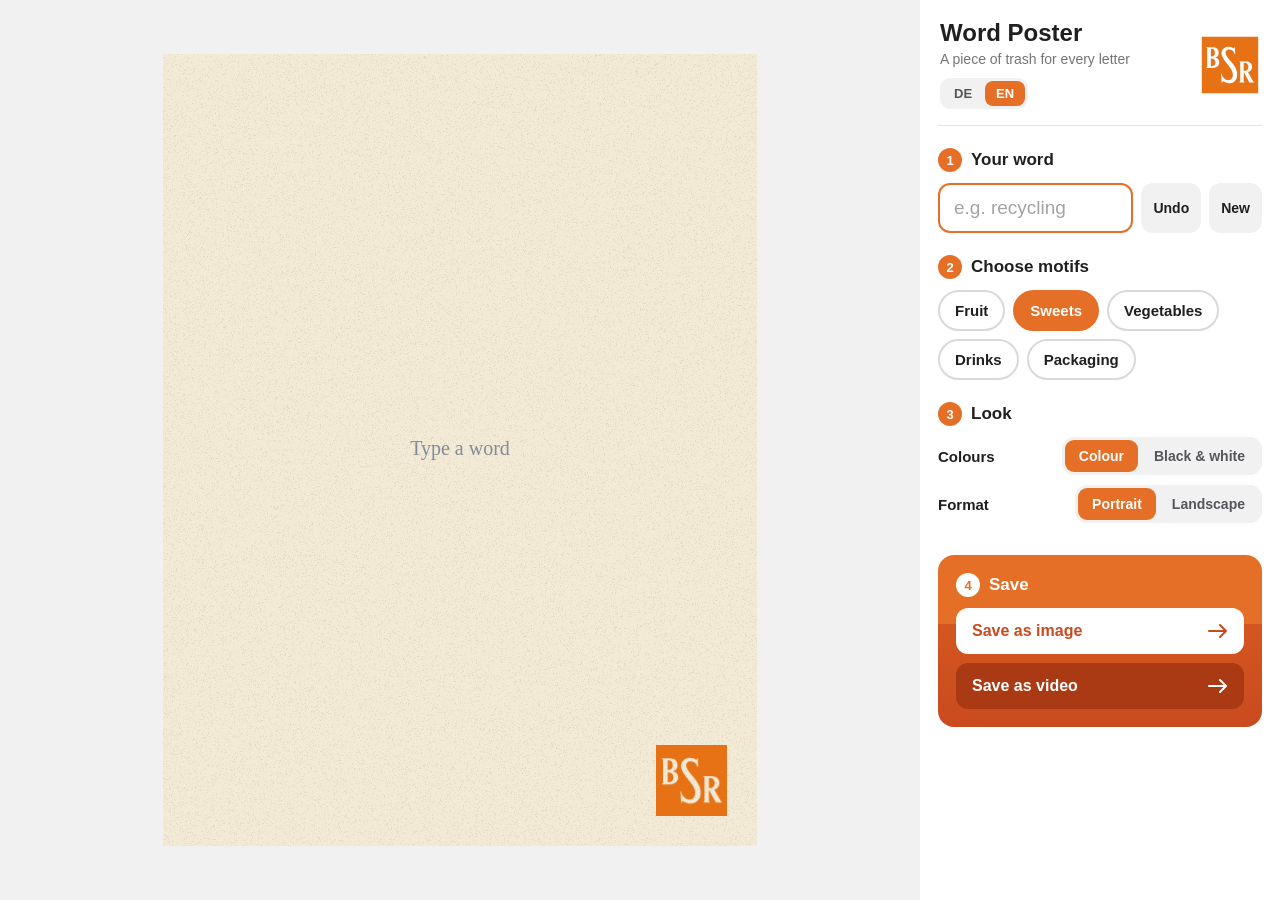
<file: bsr-tool.html>
<!DOCTYPE html>
<html lang="de">
<head>
<meta charset="utf-8">
<meta http-equiv="Content-Security-Policy" content="default-src 'self'; script-src 'self'; style-src 'self' 'unsafe-inline'; img-src 'self' data: blob:; media-src 'self' blob:; font-src 'self'; base-uri 'self'; object-src 'none'">
<title>Plakat-Generator</title>
<meta name="viewport" content="width=device-width, initial-scale=1">
<style>
  html, body { margin: 0; padding: 0; overflow: hidden; background: #ddd; }
  canvas { display: block; }
</style>
<script src="p5.min.js"></script>
</head>
<body>
<script src="bsr-tool.js"></script>
</body>
</html>
</file>
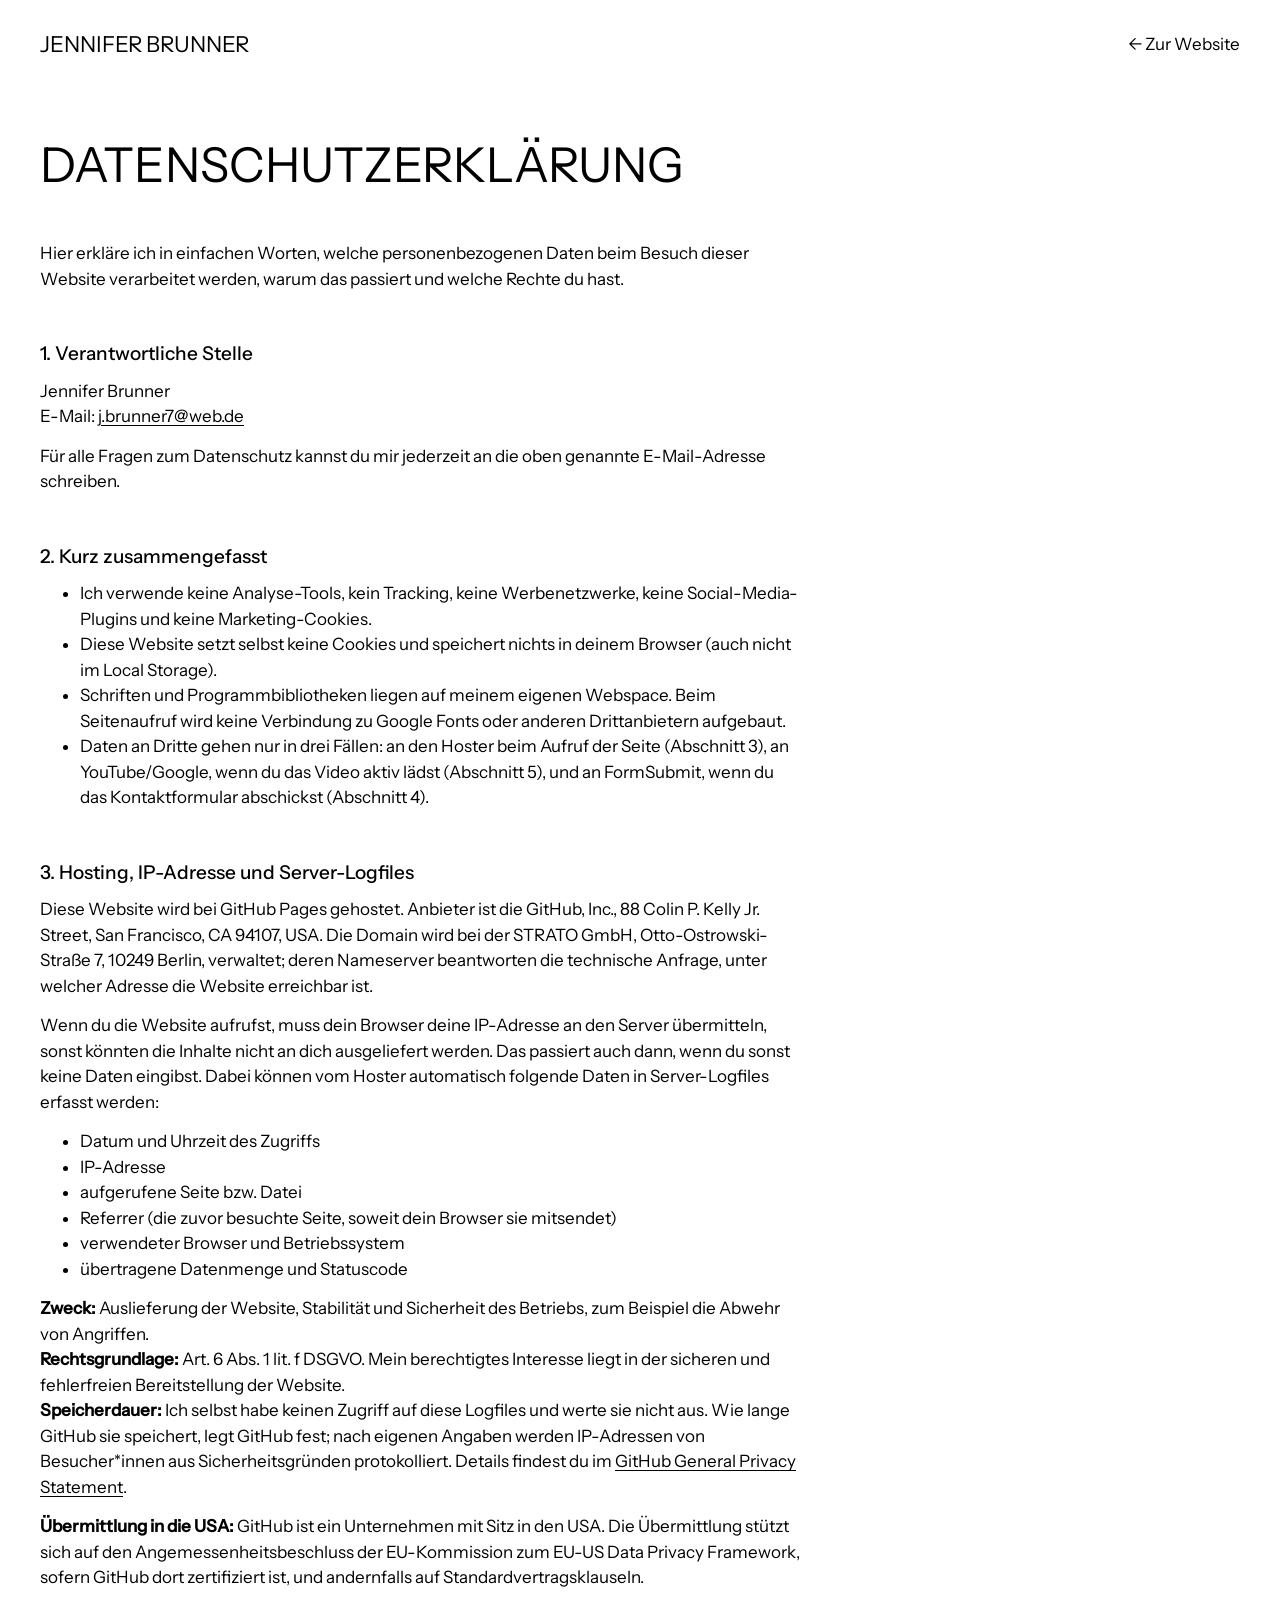
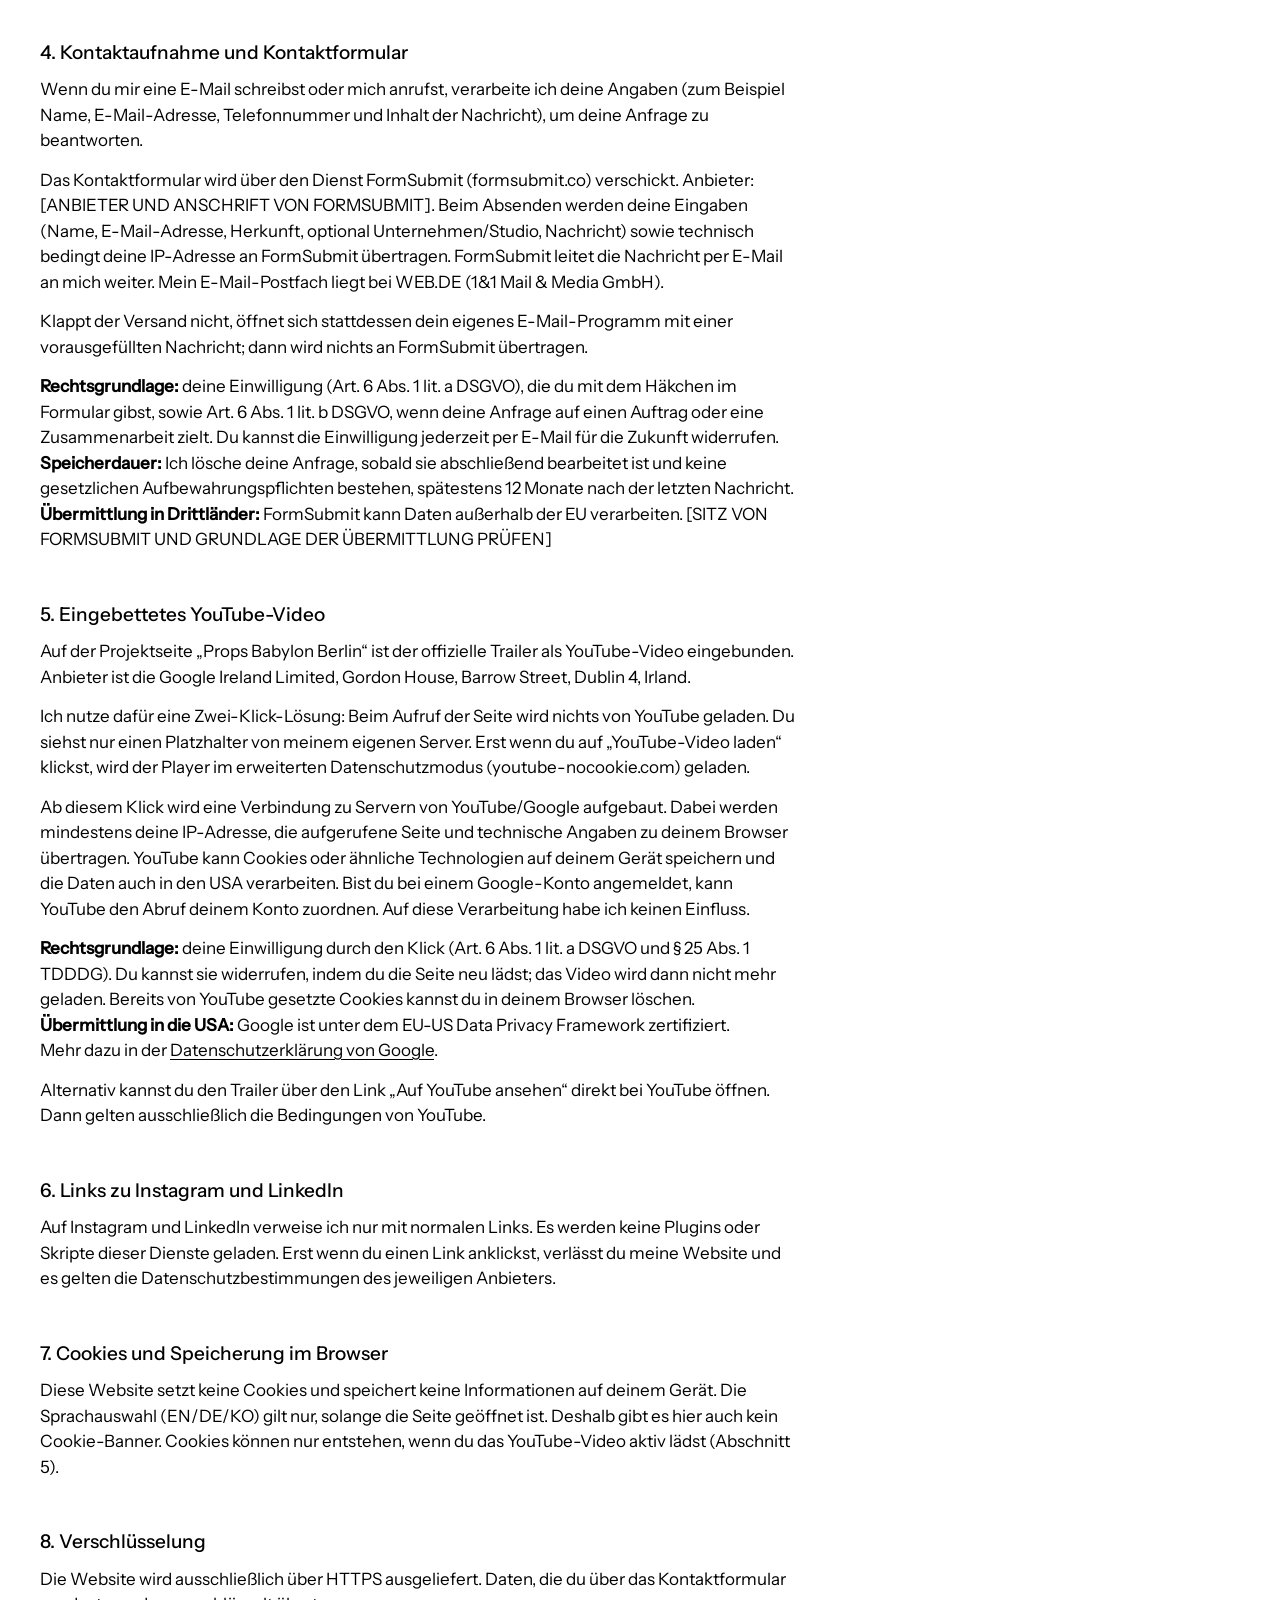
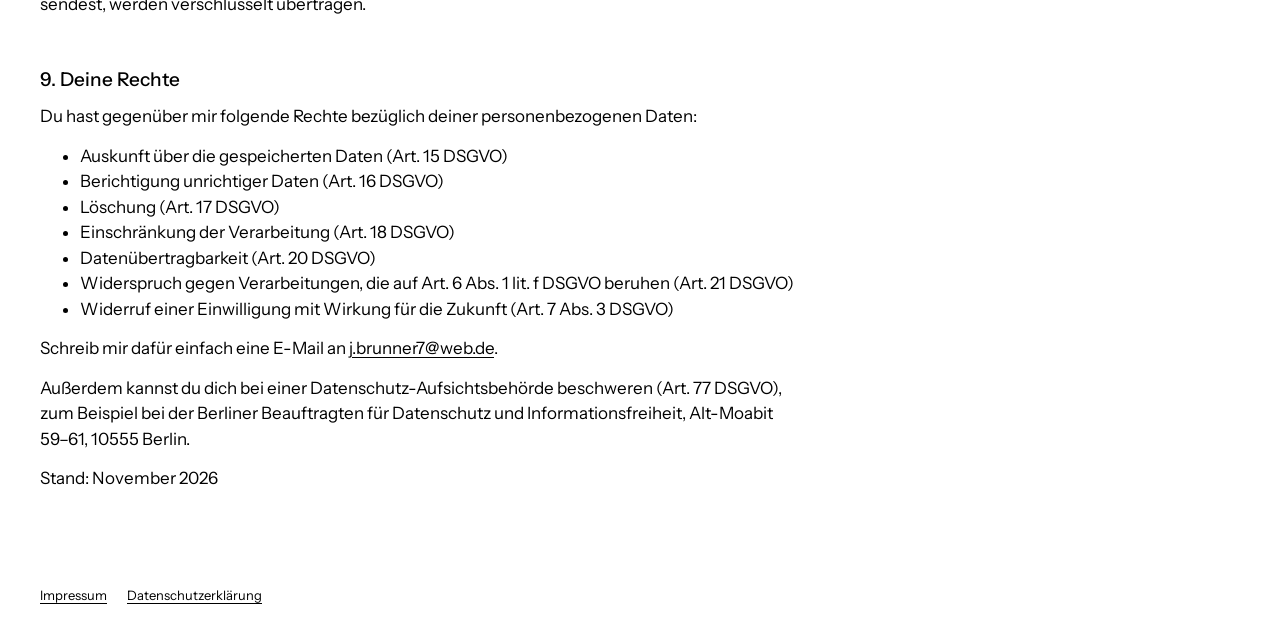
<file: datenschutz.html>
<!DOCTYPE html>
<html lang="de">
<head>
<meta charset="utf-8">
<meta name="viewport" content="width=device-width, initial-scale=1">
<meta http-equiv="Content-Security-Policy" content="default-src 'self'; script-src 'none'; style-src 'self'; img-src 'self'; font-src 'self'; base-uri 'self'; form-action 'none'; object-src 'none'; upgrade-insecure-requests">
<meta name="referrer" content="strict-origin-when-cross-origin">
<title>Datenschutzerklärung – Jennifer Brunner</title>
<link rel="stylesheet" href="legal.css">
</head>
<body>
<header class="legal-head">
  <a class="name" href="index.html">Jennifer Brunner</a>
  <a href="index.html">← Zur Website</a>
</header>

<main>
  <h1>Datenschutz&shy;erklärung</h1>
  <p>Hier erkläre ich in einfachen Worten, welche personenbezogenen Daten beim Besuch dieser Website verarbeitet werden, warum das passiert und welche Rechte du hast.</p>

  <h2>1. Verantwortliche Stelle</h2>
  <p>
    Jennifer Brunner<br>
    E-Mail: <a href="mailto:j.brunner7@web.de">j.brunner7@web.de</a>
  </p>
  <p>Für alle Fragen zum Datenschutz kannst du mir jederzeit an die oben genannte E-Mail-Adresse schreiben.</p>

  <h2>2. Kurz zusammengefasst</h2>
  <ul>
    <li>Ich verwende keine Analyse-Tools, kein Tracking, keine Werbenetzwerke, keine Social-Media-Plugins und keine Marketing-Cookies.</li>
    <li>Diese Website setzt selbst keine Cookies und speichert nichts in deinem Browser (auch nicht im Local Storage).</li>
    <li>Schriften und Programmbibliotheken liegen auf meinem eigenen Webspace. Beim Seitenaufruf wird keine Verbindung zu Google Fonts oder anderen Drittanbietern aufgebaut.</li>
    <li>Daten an Dritte gehen nur in drei Fällen: an den Hoster beim Aufruf der Seite (Abschnitt 3), an YouTube/Google, wenn du das Video aktiv lädst (Abschnitt 5), und an FormSubmit, wenn du das Kontaktformular abschickst (Abschnitt 4).</li>
  </ul>

  <h2>3. Hosting, IP-Adresse und Server-Logfiles</h2>
  <p>Diese Website wird bei GitHub Pages gehostet. Anbieter ist die GitHub, Inc., 88 Colin P. Kelly Jr. Street, San Francisco, CA 94107, USA. Die Domain wird bei der STRATO GmbH, Otto-Ostrowski-Straße 7, 10249 Berlin, verwaltet; deren Nameserver beantworten die technische Anfrage, unter welcher Adresse die Website erreichbar ist.</p>
  <p>Wenn du die Website aufrufst, muss dein Browser deine IP-Adresse an den Server übermitteln, sonst könnten die Inhalte nicht an dich ausgeliefert werden. Das passiert auch dann, wenn du sonst keine Daten eingibst. Dabei können vom Hoster automatisch folgende Daten in Server-Logfiles erfasst werden:</p>
  <ul>
    <li>Datum und Uhrzeit des Zugriffs</li>
    <li>IP-Adresse</li>
    <li>aufgerufene Seite bzw. Datei</li>
    <li>Referrer (die zuvor besuchte Seite, soweit dein Browser sie mitsendet)</li>
    <li>verwendeter Browser und Betriebssystem</li>
    <li>übertragene Datenmenge und Statuscode</li>
  </ul>
  <p><strong>Zweck:</strong> Auslieferung der Website, Stabilität und Sicherheit des Betriebs, zum Beispiel die Abwehr von Angriffen.<br>
  <strong>Rechtsgrundlage:</strong> Art. 6 Abs. 1 lit. f DSGVO. Mein berechtigtes Interesse liegt in der sicheren und fehlerfreien Bereitstellung der Website.<br>
  <strong>Speicherdauer:</strong> Ich selbst habe keinen Zugriff auf diese Logfiles und werte sie nicht aus. Wie lange GitHub sie speichert, legt GitHub fest; nach eigenen Angaben werden IP-Adressen von Besucher*innen aus Sicherheitsgründen protokolliert. Details findest du im <a href="https://docs.github.com/de/site-policy/privacy-policies/github-general-privacy-statement" rel="noopener noreferrer">GitHub General Privacy Statement</a>.</p>
  <p><strong>Übermittlung in die USA:</strong> GitHub ist ein Unternehmen mit Sitz in den USA. Die Übermittlung stützt sich auf den Angemessenheitsbeschluss der EU-Kommission zum EU-US Data Privacy Framework, sofern GitHub dort zertifiziert ist, und andernfalls auf Standardvertragsklauseln.</p>

  <h2 id="kontakt">4. Kontaktaufnahme und Kontaktformular</h2>
  <p>Wenn du mir eine E-Mail schreibst oder mich anrufst, verarbeite ich deine Angaben (zum Beispiel Name, E-Mail-Adresse, Telefonnummer und Inhalt der Nachricht), um deine Anfrage zu beantworten.</p>
  <p>Das Kontaktformular wird über den Dienst FormSubmit (formsubmit.co) verschickt. Anbieter: [ANBIETER UND ANSCHRIFT VON FORMSUBMIT]. Beim Absenden werden deine Eingaben (Name, E-Mail-Adresse, Herkunft, optional Unternehmen/Studio, Nachricht) sowie technisch bedingt deine IP-Adresse an FormSubmit übertragen. FormSubmit leitet die Nachricht per E-Mail an mich weiter. Mein E-Mail-Postfach liegt bei WEB.DE (1&1 Mail & Media GmbH).</p>
  <p>Klappt der Versand nicht, öffnet sich stattdessen dein eigenes E-Mail-Programm mit einer vorausgefüllten Nachricht; dann wird nichts an FormSubmit übertragen.</p>
  <p><strong>Rechtsgrundlage:</strong> deine Einwilligung (Art. 6 Abs. 1 lit. a DSGVO), die du mit dem Häkchen im Formular gibst, sowie Art. 6 Abs. 1 lit. b DSGVO, wenn deine Anfrage auf einen Auftrag oder eine Zusammenarbeit zielt. Du kannst die Einwilligung jederzeit per E-Mail für die Zukunft widerrufen.<br>
  <strong>Speicherdauer:</strong> Ich lösche deine Anfrage, sobald sie abschließend bearbeitet ist und keine gesetzlichen Aufbewahrungspflichten bestehen, spätestens 12 Monate nach der letzten Nachricht.<br>
  <strong>Übermittlung in Drittländer:</strong> FormSubmit kann Daten außerhalb der EU verarbeiten. [SITZ VON FORMSUBMIT UND GRUNDLAGE DER ÜBERMITTLUNG PRÜFEN]</p>

  <h2 id="youtube">5. Eingebettetes YouTube-Video</h2>
  <p>Auf der Projektseite „Props Babylon Berlin“ ist der offizielle Trailer als YouTube-Video eingebunden. Anbieter ist die Google Ireland Limited, Gordon House, Barrow Street, Dublin 4, Irland.</p>
  <p>Ich nutze dafür eine Zwei-Klick-Lösung: Beim Aufruf der Seite wird nichts von YouTube geladen. Du siehst nur einen Platzhalter von meinem eigenen Server. Erst wenn du auf „YouTube-Video laden“ klickst, wird der Player im erweiterten Datenschutzmodus (youtube-nocookie.com) geladen.</p>
  <p>Ab diesem Klick wird eine Verbindung zu Servern von YouTube/Google aufgebaut. Dabei werden mindestens deine IP-Adresse, die aufgerufene Seite und technische Angaben zu deinem Browser übertragen. YouTube kann Cookies oder ähnliche Technologien auf deinem Gerät speichern und die Daten auch in den USA verarbeiten. Bist du bei einem Google-Konto angemeldet, kann YouTube den Abruf deinem Konto zuordnen. Auf diese Verarbeitung habe ich keinen Einfluss.</p>
  <p><strong>Rechtsgrundlage:</strong> deine Einwilligung durch den Klick (Art. 6 Abs. 1 lit. a DSGVO und § 25 Abs. 1 TDDDG). Du kannst sie widerrufen, indem du die Seite neu lädst; das Video wird dann nicht mehr geladen. Bereits von YouTube gesetzte Cookies kannst du in deinem Browser löschen.<br>
  <strong>Übermittlung in die USA:</strong> Google ist unter dem EU-US Data Privacy Framework zertifiziert.<br>
  Mehr dazu in der <a href="https://policies.google.com/privacy?hl=de" rel="noopener noreferrer">Datenschutzerklärung von Google</a>.</p>
  <p>Alternativ kannst du den Trailer über den Link „Auf YouTube ansehen“ direkt bei YouTube öffnen. Dann gelten ausschließlich die Bedingungen von YouTube.</p>

  <h2>6. Links zu Instagram und LinkedIn</h2>
  <p>Auf Instagram und LinkedIn verweise ich nur mit normalen Links. Es werden keine Plugins oder Skripte dieser Dienste geladen. Erst wenn du einen Link anklickst, verlässt du meine Website und es gelten die Datenschutzbestimmungen des jeweiligen Anbieters.</p>

  <h2>7. Cookies und Speicherung im Browser</h2>
  <p>Diese Website setzt keine Cookies und speichert keine Informationen auf deinem Gerät. Die Sprachauswahl (EN/DE/KO) gilt nur, solange die Seite geöffnet ist. Deshalb gibt es hier auch kein Cookie-Banner. Cookies können nur entstehen, wenn du das YouTube-Video aktiv lädst (Abschnitt 5).</p>

  <h2>8. Verschlüsselung</h2>
  <p>Die Website wird ausschließlich über HTTPS ausgeliefert. Daten, die du über das Kontaktformular sendest, werden verschlüsselt übertragen.</p>

  <h2>9. Deine Rechte</h2>
  <p>Du hast gegenüber mir folgende Rechte bezüglich deiner personenbezogenen Daten:</p>
  <ul>
    <li>Auskunft über die gespeicherten Daten (Art. 15 DSGVO)</li>
    <li>Berichtigung unrichtiger Daten (Art. 16 DSGVO)</li>
    <li>Löschung (Art. 17 DSGVO)</li>
    <li>Einschränkung der Verarbeitung (Art. 18 DSGVO)</li>
    <li>Datenübertragbarkeit (Art. 20 DSGVO)</li>
    <li>Widerspruch gegen Verarbeitungen, die auf Art. 6 Abs. 1 lit. f DSGVO beruhen (Art. 21 DSGVO)</li>
    <li>Widerruf einer Einwilligung mit Wirkung für die Zukunft (Art. 7 Abs. 3 DSGVO)</li>
  </ul>
  <p>Schreib mir dafür einfach eine E-Mail an <a href="mailto:j.brunner7@web.de">j.brunner7@web.de</a>.</p>
  <p>Außerdem kannst du dich bei einer Datenschutz-Aufsichtsbehörde beschweren (Art. 77 DSGVO), zum Beispiel bei der Berliner Beauftragten für Datenschutz und Informationsfreiheit, Alt-Moabit 59–61, 10555 Berlin.</p>

  <p>Stand: November 2026</p>
</main>

<footer>
  <a href="impressum.html">Impressum</a>
  <a href="datenschutz.html" aria-current="page">Datenschutzerklärung</a>
</footer>
</body>
</html>
</file>
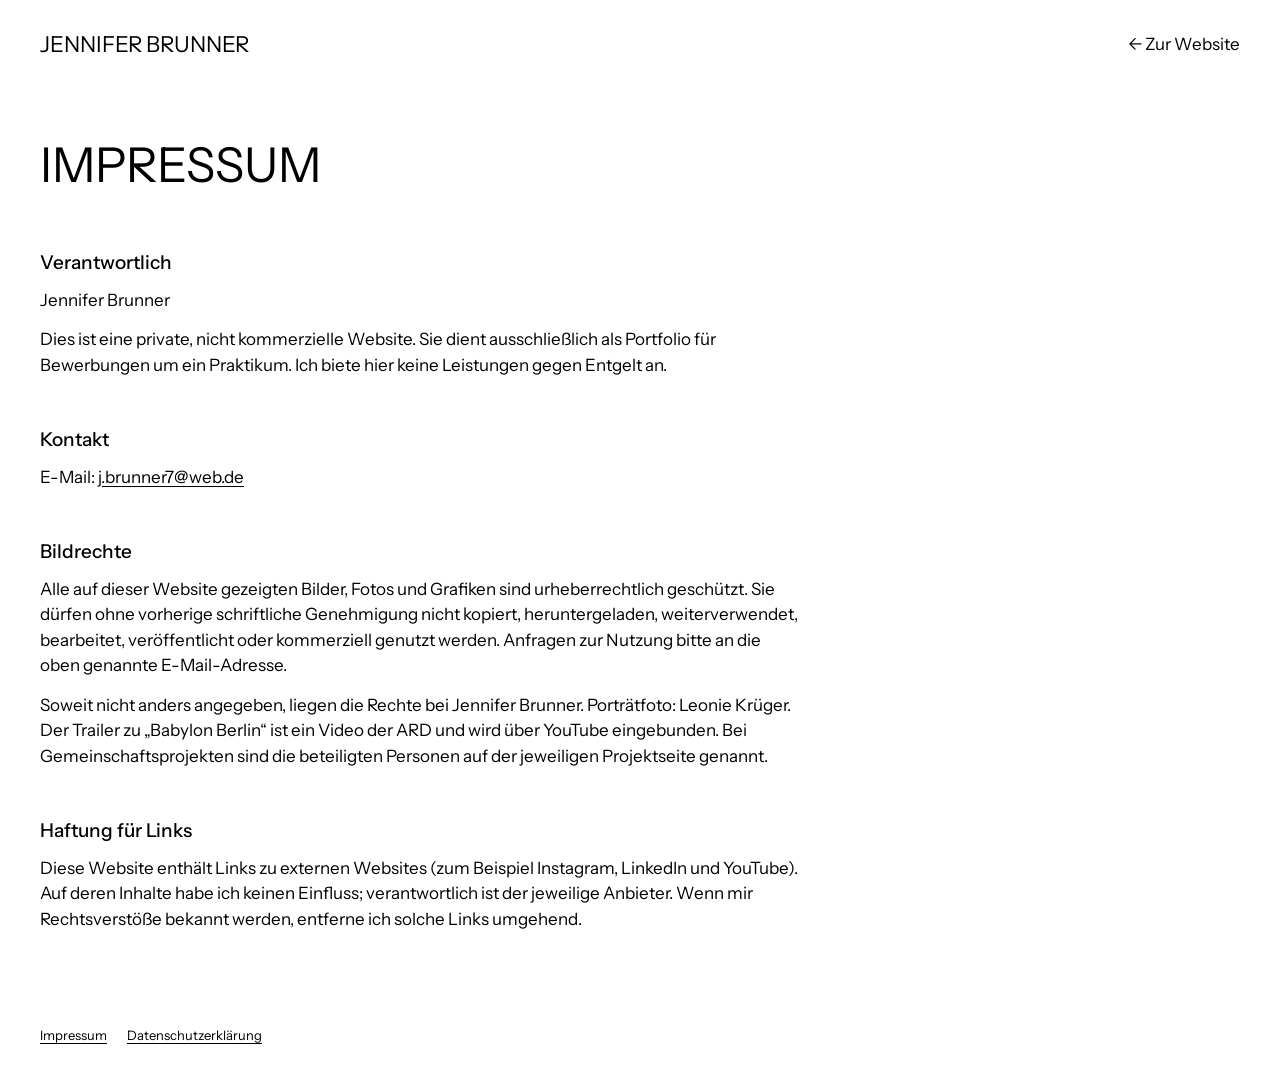
<file: impressum.html>
<!DOCTYPE html>
<html lang="de">
<head>
<meta charset="utf-8">
<meta name="viewport" content="width=device-width, initial-scale=1">
<meta http-equiv="Content-Security-Policy" content="default-src 'self'; script-src 'none'; style-src 'self'; img-src 'self'; font-src 'self'; base-uri 'self'; form-action 'none'; object-src 'none'; upgrade-insecure-requests">
<meta name="referrer" content="strict-origin-when-cross-origin">
<title>Impressum – Jennifer Brunner</title>
<link rel="stylesheet" href="legal.css">
</head>
<body>
<header class="legal-head">
  <a class="name" href="index.html">Jennifer Brunner</a>
  <a href="index.html">← Zur Website</a>
</header>

<main>
  <h1>Impressum</h1>

  <h2>Verantwortlich</h2>
  <p>Jennifer Brunner</p>
  <p>Dies ist eine private, nicht kommerzielle Website. Sie dient ausschließlich als Portfolio für Bewerbungen um ein Praktikum. Ich biete hier keine Leistungen gegen Entgelt an.</p>

  <h2>Kontakt</h2>
  <p>
    E-Mail: <a href="mailto:j.brunner7@web.de">j.brunner7@web.de</a>
  </p>

  <h2>Bildrechte</h2>
  <p>Alle auf dieser Website gezeigten Bilder, Fotos und Grafiken sind urheberrechtlich geschützt. Sie dürfen ohne vorherige schriftliche Genehmigung nicht kopiert, heruntergeladen, weiterverwendet, bearbeitet, veröffentlicht oder kommerziell genutzt werden. Anfragen zur Nutzung bitte an die oben genannte E-Mail-Adresse.</p>
  <p>Soweit nicht anders angegeben, liegen die Rechte bei Jennifer Brunner. Porträtfoto: Leonie Krüger. Der Trailer zu „Babylon Berlin“ ist ein Video der ARD und wird über YouTube eingebunden. Bei Gemeinschaftsprojekten sind die beteiligten Personen auf der jeweiligen Projektseite genannt.</p>

  <h2>Haftung für Links</h2>
  <p>Diese Website enthält Links zu externen Websites (zum Beispiel Instagram, LinkedIn und YouTube). Auf deren Inhalte habe ich keinen Einfluss; verantwortlich ist der jeweilige Anbieter. Wenn mir Rechtsverstöße bekannt werden, entferne ich solche Links umgehend.</p>
</main>

<footer>
  <a href="impressum.html" aria-current="page">Impressum</a>
  <a href="datenschutz.html">Datenschutzerklärung</a>
</footer>
</body>
</html>
</file>
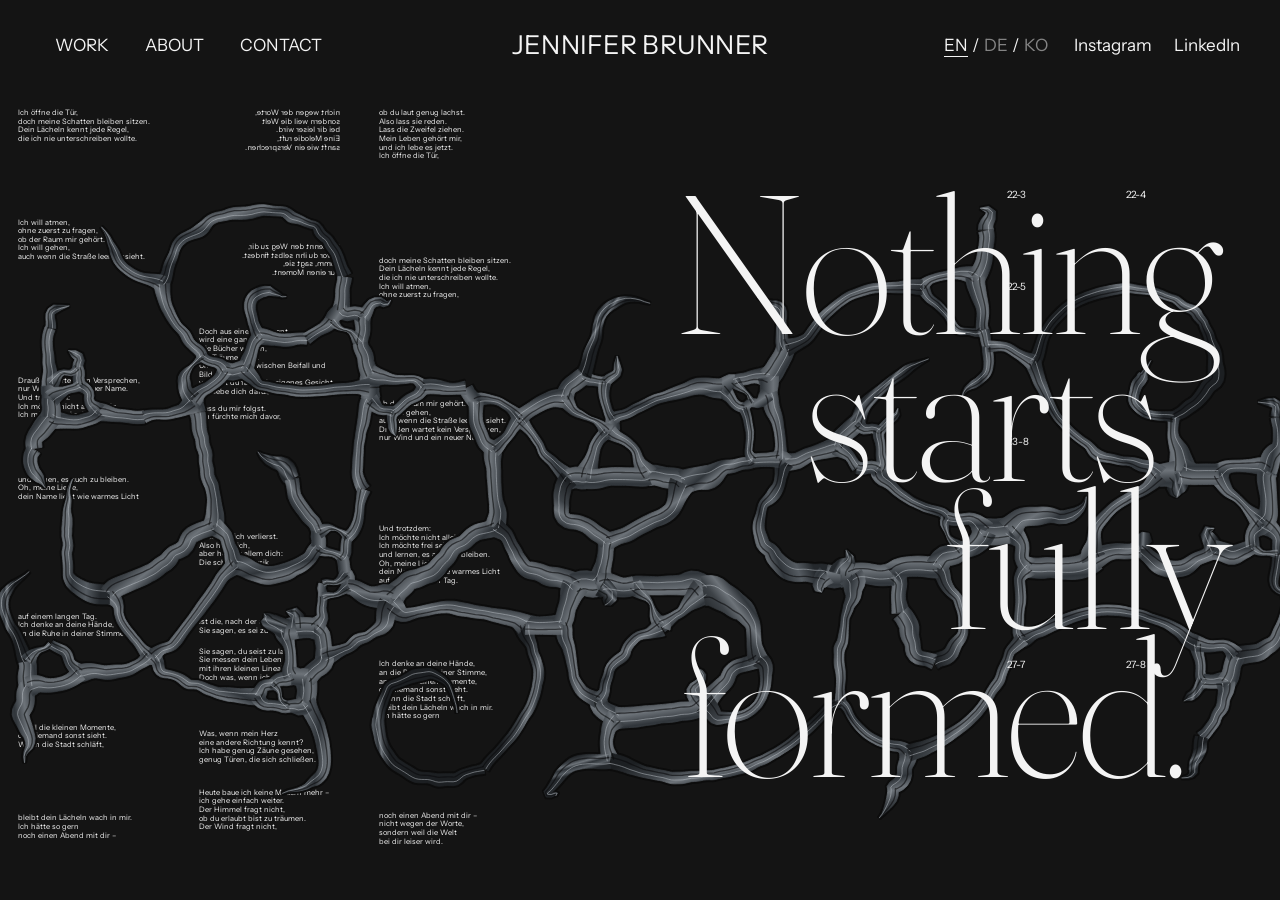
<file: mithandyversion.html>
<!DOCTYPE html>
<html lang="en">
<head>
<meta charset="utf-8">
<meta name="viewport" content="width=device-width, initial-scale=1, viewport-fit=cover">
<title>Jennifer Brunner</title>
<link href="https://fonts.googleapis.com/css2?family=Instrument+Sans:wght@400;500&family=Fraunces:ital,opsz,wght@0,9..144,100..900;1,9..144,100..900&family=Newsreader:opsz,wght@6..72,400&family=Noto+Sans+KR:wght@400;500&family=Noto+Serif+KR:wght@400&display=swap" rel="stylesheet">
<style>:root{color-scheme:light;box-sizing:border-box;padding-top:env(safe-area-inset-top,0px);padding-bottom:env(safe-area-inset-bottom,0px);--sans:"Instrument Sans","Noto Sans KR",Helvetica,Arial,sans-serif;--serif:"Newsreader","Noto Serif KR",Georgia,serif}html{scroll-padding-top:env(safe-area-inset-top,0px)}*,*::before,*::after{box-sizing:inherit}body{margin:0;background:#fff;color:#000;font:17px/1.35 var(--sans)}a{color:inherit;text-decoration:none}a:hover{text-decoration:underline;text-underline-offset:4px}button{font:inherit;color:inherit}main{position:relative;z-index:1}body,header{transition:background-color .4s ease}body.rose,body.rose header{background:#e6c73c}body.rose .send:hover{background:#000;color:#e6c73c}header{position:sticky;top:0;z-index:20;background:#fff}header{display:grid;grid-template-columns:1fr auto 1fr;align-items:center;padding:28px 40px}nav{display:flex;gap:6px}nav a{padding:5px 14px;border:1.5px solid transparent;border-radius:99px}nav a[aria-current=page]{border-color:currentColor}.name{font-size:26px;letter-spacing:.01em;text-transform:uppercase;text-align:left}.soc{display:flex;gap:22px;justify-content:flex-end;align-items:center}.lang button{background:none;border:0;padding:2px 4px;cursor:pointer;opacity:.5}.lang button[aria-pressed=true]{opacity:1;text-decoration:underline;text-underline-offset:5px}main{padding:0 40px 90px}.view{display:none}.view.on{display:block}:focus-visible{outline:2px solid #ff8a3d;outline-offset:2px}.floor{max-width:720px;margin:70px auto 0}.vm{--navy:#1c2b4b;--deep:#121d35;--pale:#e8f0f2;--line:#2c3e63;background:var(--navy);color:#e8f0f2;border-radius:22px 22px 10px 10px;padding:22px 22px 26px}.cab{display:grid;grid-template-columns:1fr 92px;gap:22px}.win{background:var(--pale);border-radius:10px;padding:0 22px 22px;overflow:hidden}.sign{display:flex;align-items:baseline;padding:16px 0 4px;color:var(--navy);font-size:12px;letter-spacing:.24em;text-transform:uppercase}.sign small{margin-left:10px;font:400 11px "Hiragino Sans","Yu Gothic","Noto Sans JP",sans-serif;letter-spacing:.1em;opacity:.6}.rows{display:grid;gap:0}.grid{display:grid;grid-template-columns:repeat(4,1fr);margin-top:6px}.grid .slot{border-bottom:3px solid var(--navy);padding:18px 8px 0}.slot.empty{cursor:default}.slot.e2{display:none}.slot{position:relative;cursor:pointer;display:flex;flex-direction:column}.stage{position:relative;height:clamp(130px,19vw,168px)}.tag{display:flex;align-items:center;justify-content:center;gap:8px;padding:9px 0 12px}.num{font-size:11px;letter-spacing:.12em;color:var(--navy)}.pb{width:12px;height:12px;border-radius:50%;border:1.5px solid var(--navy);background:transparent;padding:0;cursor:pointer;transition:background .2s}.slot:hover .pb,.pb:focus-visible{background:#ff7a45;border-color:#ff7a45}.prod{position:absolute;bottom:0;left:50%;translate:-50% 0;display:flex;flex-direction:column;align-items:center;transition:transform .7s cubic-bezier(.55,0,1,.7),opacity .2s .5s}.slot:hover .prod:not(.drop){transform:translateY(-6px)}.prod.drop{transform:translateY(calc(100% + 60px));opacity:0}.prod .cap{width:36%;height:8%;background:var(--f);border-radius:3px 3px 0 0}.prod .neck{width:30%;height:7%;background:var(--c);opacity:.55}.prod .bd{flex:1;width:100%;background:var(--c);display:grid;place-items:center;overflow:hidden}.bottle{width:50%;height:100%}.bottle .bd{border-radius:38% 38% 10px 10px/18% 18% 10px 10px}.can{width:58%;height:76%}.can .cap,.can .neck{display:none}.can .bd{border-radius:8px;border-top:7px solid var(--f);border-bottom:7px solid var(--f)}.lab{width:100%;padding:8px 2px;text-align:center;background:var(--lb);color:var(--lf);font-size:clamp(8px,1.15vw,11px);font-weight:500;line-height:1.1;letter-spacing:.01em;overflow:hidden}.lab small{display:block;margin-top:2px;font:400 .72em/1.2 "Hiragino Sans","Yu Gothic","Noto Sans JP",sans-serif;white-space:nowrap}.side{display:flex;flex-direction:column;align-items:center;gap:18px;padding-top:4px}.badge{width:76px;height:76px;border-radius:50%;background:#e8483a;color:#fff;display:grid;place-items:center;text-align:center;font-size:11px;line-height:1.15;font-weight:500;letter-spacing:.04em}.lcd{width:76px;height:34px;border-radius:6px;background:var(--deep);color:#ff9a5a;display:grid;place-items:center;font:500 16px/1 ui-monospace,Menlo,Consolas,monospace;letter-spacing:.12em}.slotc{width:40px;height:66px;border-radius:8px;background:var(--line);display:grid;place-items:center}.slotc span{width:5px;height:34px;border-radius:3px;background:var(--deep)}.knob{width:40px;height:40px;border-radius:50%;background:var(--line);display:grid;place-items:center}.knob::after{content:"";width:22px;height:5px;border-radius:3px;background:#f3a64a;transform:rotate(-30deg)}.hint{margin:auto 0 0;font-size:10px;line-height:1.3;text-align:center;color:#9fb0cc;letter-spacing:.04em}.tray{margin-top:22px;height:58px;border-radius:8px;background:var(--deep);display:grid;place-items:center;color:#6f82a6;font-size:11px;letter-spacing:.24em;text-transform:uppercase;transition:color .3s}.tray.on{color:#ff9a5a}@media(max-width:640px){.vm{padding:14px 14px 18px;border-radius:18px 18px 8px 8px}.cab{grid-template-columns:1fr}.win{padding:0 14px 4px}.grid{grid-template-columns:repeat(3,1fr)}.grid .slot{padding:14px 4px 0}.slot.e2{display:block}.stage{height:120px}.bottle{width:58%}.can{width:64%}.lab{font-size:8px!important;letter-spacing:-.02em}.lab small{font-size:7px}.win{padding:0 12px 14px}.side{flex-direction:row;justify-content:space-between;padding:0 4px}.badge{width:56px;height:56px;font-size:9px}.slotc{height:48px;width:34px}.slotc span{height:24px}.hint{display:none}.lab{font-size:9px}}@media(prefers-reduced-motion:reduce){.prod{transition:none}}.cats{grid-column:1/-1;display:none;flex-wrap:wrap;justify-content:center;gap:4px 10px;margin:36px auto 0;max-width:1100px}body.wk .cats{display:flex}.cats a{padding:3px 12px;border:1.5px solid transparent;border-radius:99px;font-size:clamp(16px,1.35vw,21px);transition:opacity .2s}.cats a:hover{text-decoration:underline;text-underline-offset:4px}.cats a{color:#b4b4b4}.cats a:hover{color:#000}.cats a[aria-current]{opacity:1;color:#000;border-color:#000}.mas2{display:flex;flex-direction:column;gap:clamp(70px,10vh,130px);margin-top:clamp(36px,6vh,80px);padding-bottom:14vh}.jrow{display:flex;gap:3vw;width:100%;margin:0 auto;align-items:flex-start}.jrow>div{min-width:0}.vrow .mm{aspect-ratio:16/9!important}.jrow .mm:has(video){aspect-ratio:1.5!important}.jrow .mm:has(video){background:#fff}.jrow .mm video{height:100%;object-fit:contain}@media(max-width:700px){.jrow{flex-direction:column;max-width:none!important}.jrow>div{flex:none!important}}.mas{display:grid;grid-template-columns:repeat(var(--n),minmax(0,1fr));gap:0 clamp(20px,2.6vw,40px);align-items:start;margin-top:clamp(36px,6vh,80px);padding-bottom:12vh}.mcol{display:flex;flex-direction:column;gap:clamp(36px,5vh,64px);min-width:0}.mc{display:block;color:inherit;animation:mcIn .9s cubic-bezier(.2,.7,.2,1) both;animation-delay:var(--d,0s)}.mc:hover{text-decoration:none}@keyframes mcIn{from{opacity:0;transform:translateY(28px)}to{opacity:1;transform:none}}.mm{position:relative;overflow:hidden;background:#f3f3f3;max-width:100%}.mm img,.mm video{display:block;width:100%;height:100%;object-fit:cover;transition:transform 1.2s cubic-bezier(.2,.7,.2,1)}.mph{position:absolute;inset:0;display:grid;place-items:center;font-size:clamp(15px,1.5vw,22px);font-weight:500;text-transform:uppercase;text-align:center;padding:12px;box-sizing:border-box;transition:transform 1.2s cubic-bezier(.2,.7,.2,1)}.mc:hover .mm img,.mc:hover .mm video,.mc:hover .mph{transform:scale(1.04)}.mt{text-align:center;margin-top:16px;font-size:clamp(16px,1.35vw,21px);line-height:1.35}.mt b{display:block;font-weight:400;text-transform:uppercase;letter-spacing:.01em}.mt span{display:block;text-wrap:balance}.mc:hover .mt b{text-decoration:underline;text-underline-offset:4px;text-decoration-thickness:1.5px}.msoon{text-align:center;margin:18vh 0;opacity:.6}@media(prefers-reduced-motion:reduce){.mc{animation:none}.mm img,.mm video,.mph{transition:none}}.proj{max-width:1000px;margin:30px auto 0}.bar{display:flex;justify-content:space-between;margin-bottom:26px}.proj h1{font:inherit;font-size:30px;text-transform:uppercase;text-align:center;margin:28px 0 4px}.meta{text-align:center;margin:0 0 40px}.cards{display:grid;grid-template-columns:repeat(auto-fit,minmax(240px,340px));justify-content:center;gap:44px 40px;margin-top:40px}.card{display:block;text-align:center}.card .t{aspect-ratio:4/5;display:grid;place-items:center;font-size:36px;font-weight:500;line-height:1.05}.card h2{font:inherit;text-transform:uppercase;margin:16px 0 0}.card span{display:block}.hero{aspect-ratio:16/9;display:grid;place-items:center;font-size:clamp(40px,8vw,110px);font-weight:500;line-height:1;text-align:center}.txt{font:400 clamp(24px,2.6vw,34px)/1.3 var(--serif);max-width:820px;margin:0 auto 60px}.imgs{display:grid;grid-template-columns:1fr 1fr;gap:24px}.imgs div{display:grid;place-items:center;font-size:22px;min-height:260px}.imgs .w{grid-column:1/-1;aspect-ratio:2/1}.pn{display:flex;justify-content:space-between;margin-top:60px;font-size:20px}.toolw{margin-top:160px}.gt .bbhero{margin:0 auto;max-width:1100px}.gt .intro{margin-top:56px!important;max-width:1100px;margin-left:auto;margin-right:auto}.gt .toolw{max-width:1200px;margin:120px auto 0}.gt .toolw .lbl2{text-align:center}.gt .toolf{height:820px}.gt .filmw{margin:120px auto 0;max-width:1120px}.gt .filmw .lbl2{text-align:center}.gt .loops{margin:80px auto 0;max-width:none;width:100%;gap:24px}.gt .pn{max-width:1100px;margin-left:auto;margin-right:auto}@media(max-width:800px){.gt .toolw,.gt .filmw{margin-top:80px}.gt .loops{margin-top:40px}}.proj.gt .toolf{height:calc(100svh - var(--hh,90px) - 170px)!important;min-height:420px}.pin.pinc{align-items:center}.pin.pinc .pinr{position:static}.tcta{text-align:left;margin:0 0 22px}.proj .tcta h2{font:inherit;font-size:clamp(28px,3vw,44px);line-height:1.1;margin:0 0 10px!important;text-transform:uppercase;text-align:center}.tcta p{margin:0 auto;text-align:center;max-width:36em;font-size:17px;opacity:.8}.vsi{align-items:center!important}.vsv{display:block;width:100%;max-width:720px;height:auto;justify-self:end}.aftw{margin-top:160px}.aftw img{display:block;width:100%;height:auto;cursor:zoom-in}@media(max-width:800px){.aftw{margin-top:80px}}.filmw{margin-top:160px;max-width:1120px}.filmw .lbl2{margin:0 0 18px}.film{display:block;width:100%;height:auto;aspect-ratio:16/9;background:#111}.loops{display:flex;gap:20px;margin-top:120px;align-items:flex-start;max-width:1120px}.lph{width:100%;height:auto}.loops>div{min-width:0}.loops video{display:block;width:100%;height:auto;background:#eee}@media(max-width:800px){.filmw{margin-top:90px}.loops{gap:8px;margin-top:60px}}.toolw .lbl2{margin:0 0 18px}.toolw{max-width:1120px}.toolf{display:block;width:100%;height:clamp(560px,72vh,780px);border:0;background:#ddd}@media(max-width:800px){.toolw{margin-top:90px}.toolf{height:88vh}}.hvi{align-items:start!important}.hdi{grid-template-columns:minmax(0,1fr) auto!important}.phd{display:block;max-height:calc(100vh - var(--hh,90px) - 160px);width:auto;max-width:100%;cursor:zoom-in;justify-self:end}@media(max-width:800px){.phd{max-height:none;width:100%}}.fsp .intro{margin-top:70px}.look{margin-top:22vh}.lookh{display:flex;align-items:baseline;gap:14px;margin-bottom:8vh}.lookn{font:400 clamp(70px,11vw,170px)/.8 var(--sans);letter-spacing:-.04em}.lookl{font-size:15px;letter-spacing:.2em;text-transform:uppercase;opacity:.55}.fsg{display:grid;grid-template-columns:repeat(12,minmax(0,1fr));column-gap:2vw;align-items:start}.fsf{margin:0;min-width:0}.cur{overflow:hidden;clip-path:inset(0 0 0 0)}.cur img{display:block;width:100%;height:auto;cursor:zoom-in;transition:transform 1.8s cubic-bezier(.2,.7,.2,1)}.fsf .cur{clip-path:inset(0 50% 0 50%);transition:clip-path 1.5s cubic-bezier(.7,0,.2,1)}.fsf .cur img{transform:scale(1.18)}.fsf.on .cur{clip-path:inset(0 0 0 0)}.fsf.on .cur img{transform:scale(1)}.fsf.on .cur:hover img{transform:scale(1.03)}@media(max-width:800px){.fsg{display:flex;flex-direction:column;gap:56px}.fsf{margin-top:0!important;width:86%}.fsf:nth-child(even){align-self:flex-end}.look{margin-top:110px}.lookh{margin-bottom:40px}}@media(prefers-reduced-motion:reduce){.fsf .cur{clip-path:none;transition:none}.fsf .cur img{transform:none;transition:none}}body.bbl,body.bbl header{background:#221f1a;color:#ece2cc}body.bbl{background-image:radial-gradient(60vw 50vh at 72% 0%,rgba(214,160,82,.16),transparent 70%),radial-gradient(40vw 40vh at 8% 40%,rgba(120,124,96,.10),transparent 70%);background-attachment:fixed}body.bbl::after{content:"";position:fixed;inset:0;pointer-events:none;z-index:30;opacity:.10;mix-blend-mode:overlay;background:url("data:image/svg+xml;utf8,<svg xmlns='http://www.w3.org/2000/svg' width='220' height='220'><filter id='n'><feTurbulence type='fractalNoise' baseFrequency='.9' numOctaves='2' stitchTiles='stitch'/></filter><rect width='100%' height='100%' filter='url(%23n)'/></svg>")}body.bbl nav a[aria-current]{border-color:#ece2cc}body.bbl .bb h1{color:#e9c27a}body.bbl .bb .meta,body.bbl .bb .note,body.bbl .bb .vnote,body.bbl .bb .lbl2{color:#b9ad95;opacity:1}body.bbl .bb .ph{background:#2e2a23;color:#7d735f}body.bbl .bb .vid{background:#14120f}.bb .jr{display:flex;gap:20px;align-items:flex-start;margin-top:0}.bb .jr>div{min-width:0}.bb .jr img{display:block;width:100%;height:auto;cursor:zoom-in}.bb .lset{margin-top:200px}@media(max-width:700px){.bb .jr{flex-direction:column}.bb .jr>div{flex:none!important}.bb .lset{margin-top:100px}}.vid{position:relative;aspect-ratio:16/9;background:#111;overflow:hidden}.vid img{position:absolute;inset:0;width:100%;height:100%;object-fit:cover}.vid::after{content:"";position:absolute;inset:0;background:rgba(0,0,0,.18);pointer-events:none}.vid.on::after{display:none}.vid iframe{position:absolute;inset:0;width:100%;height:100%;border:0}.vplay{position:absolute;inset:0;z-index:1;text-shadow:0 1px 6px rgba(0,0,0,.4);display:flex;flex-direction:column;align-items:center;justify-content:center;gap:14px;background:none;border:0;color:#fff;cursor:pointer;font-size:15px;letter-spacing:.08em;text-transform:uppercase}.vplay i{width:68px;height:68px;border-radius:50%;border:1.5px solid #fff;position:relative;transition:background .25s}.vplay i::after{content:"";position:absolute;left:27px;top:22px;border-style:solid;border-width:12px 0 12px 19px;border-color:transparent transparent transparent #fff;transition:border-color .25s}.vplay:hover i{background:#fff}.vplay:hover i::after{border-left-color:#000}.vnote{margin:12px 0 0;font-size:13px;opacity:.6;max-width:560px}.vnote a{text-decoration:underline;text-underline-offset:3px}.ph{background:#f1f1f1;display:grid;place-items:center;color:#9a9a9a;font-size:13px;letter-spacing:.14em;text-transform:uppercase}.ap{display:flex;gap:24px;margin-top:200px}.ap .ph:first-child{aspect-ratio:16/9}.ap .ph:last-child{aspect-ratio:3/4}.bbhero{margin:0 -40px}.bbhero img{display:block;width:100%;height:auto;cursor:zoom-in}.bb .intro{grid-template-columns:minmax(0,1fr) minmax(0,1.55fr);align-items:center;margin-top:140px}.bb .intro>div:first-child{padding-top:0}.bigs{display:grid;gap:0;margin-top:200px}.bigs img{display:block;width:100%;height:auto;cursor:zoom-in}.lbl2{margin:220px 0 18px;font-size:15px;opacity:.7}.exh{display:grid;grid-template-columns:repeat(3,1fr);gap:24px}.exh .ph{aspect-ratio:4/5}@media(max-width:700px){.ap{flex-direction:column;margin-top:110px}.ap .ph{flex:none!important;width:100%}.bigs{margin-top:110px}.bbhero{margin:0 -16px}.bb .intro{margin-top:64px}.lbl2{margin-top:120px}.exh{grid-template-columns:1fr 1fr;gap:12px}}.proj.full{max-width:none}.proj.full .pn{margin-top:260px}.proj.full{padding-bottom:220px}.proj.full h1,.proj.full .meta{text-align:left}.proj.full h1{margin-top:0}.proj.full .meta{margin-bottom:40px}.intro{display:grid;grid-template-columns:minmax(0,1fr) minmax(0,1fr);gap:80px;align-items:start;margin-top:120px}.intro h1{margin-top:0!important}.intro>div:first-child{padding-top:110px}@media(max-width:800px){.intro>div:first-child{padding-top:0}}.phero{display:block;width:100%;height:auto;margin:0}.hbox{position:relative;cursor:pointer}.hpop{position:absolute;left:50%;top:50%;height:100%;width:auto;max-width:100%;object-fit:contain;opacity:0;transform:translate(-50%,-50%) scale(.94);transition:opacity .35s ease,transform .45s cubic-bezier(.2,.7,.2,1);pointer-events:none;box-shadow:0 20px 50px rgba(0,0,0,.18)}.hbox.pop .hpop{opacity:1;transform:translate(-50%,-50%) scale(1)}@media(hover:hover){.hbox:hover .hpop{opacity:1;transform:translate(-50%,-50%) scale(1)}}@media(max-width:800px){.intro{grid-template-columns:1fr;gap:48px;margin-top:64px}}.ptxt{max-width:34em;margin:0;font:400 17px/1.45 var(--sans);hyphens:auto;-webkit-hyphens:auto;text-wrap:pretty}.ptxt p{margin:0 0 1em}.note{max-width:640px;margin:0;opacity:.7;font-size:14px}.lbl{margin:80px 0 16px;opacity:.7;font-size:15px}.car{position:relative;margin-top:200px}.proj .car .ti{--n:4}.proj .car .ti img{max-height:calc(100svh - var(--hh,90px) - 120px);object-fit:cover}.ti img{cursor:zoom-in}.lb{position:fixed;inset:0;z-index:50;display:grid;place-items:center;background:rgba(0,0,0,.88);opacity:0;pointer-events:none;transition:opacity .35s ease;cursor:zoom-out}.lb.on{opacity:1;pointer-events:auto}.lb img{max-width:min(92vw,1100px);max-height:90vh;width:auto;height:auto;transform:scale(.92);transition:transform .45s cubic-bezier(.2,.7,.2,1);box-shadow:0 30px 80px rgba(0,0,0,.5)}.lb.on img{transform:scale(1)}.swipe{display:block;margin:18px 0 0 auto;background:none;border:0;padding:4px 0;font-size:15px;opacity:.7;cursor:pointer}.swipe:hover{opacity:1}.track{display:flex;gap:16px;overflow-x:auto;scroll-snap-type:x mandatory;scrollbar-width:none;cursor:grab;-webkit-overflow-scrolling:touch}.track.drag{cursor:grabbing;scroll-snap-type:none;user-select:none}.track::-webkit-scrollbar{display:none}.ti{--n:3;flex:0 0 calc((100% - (var(--n) - 1)*16px)/var(--n));scroll-snap-align:start;overflow:hidden}.ti img{display:block;width:100%;height:auto;-webkit-user-drag:none}@media(max-width:900px){.ti{--n:2}}@media(max-width:560px){.ti{--n:1.4}}.expo{display:flex;justify-content:center;margin-top:120px}.expo>div{min-width:0}.ex2{flex:1 1 0;display:flex;justify-content:center;min-width:0}.ov{width:min(100%,800px);display:grid;grid-template-columns:repeat(5,minmax(0,1fr));gap:40px 32px}.ov img{display:block;width:100%;height:auto;transition:transform 1.6s cubic-bezier(.25,.6,.2,1)}@media(hover:hover) and (min-width:701px){.ov:hover .r1 img{transform:translateX(calc((var(--i) - 4)*36px))}.ov:hover .r2 img{transform:translateX(calc(var(--i)*36px))}}.rv{opacity:0;transform:translateY(36px);transition:opacity 1s cubic-bezier(.2,.7,.2,1) var(--d,0s),transform 1s cubic-bezier(.2,.7,.2,1) var(--d,0s)}.rv.in{opacity:1;transform:none}@media(prefers-reduced-motion:reduce){.wi{--k:.7!important}.wim img,.hcap{transition:none}.rv{opacity:1;transform:none;transition:none}.ov img{transition:none}.ov:hover img{transform:none}}@media(max-width:700px){.expo{flex-direction:column;align-items:stretch;gap:48px;margin-top:140px}.ex2{flex:none;width:100%}.car{margin-top:120px}.ov{gap:20px 14px}}.about{max-width:1040px;margin:70px auto 0}.lead{font:400 clamp(30px,3.9vw,54px)/1.2 var(--serif);margin:0 0 .5em;letter-spacing:-.01em}.team{border-top:1.5px solid #000;margin-top:70px;padding-top:26px;text-align:center}.cols{display:grid;grid-template-columns:repeat(3,1fr);gap:30px;text-align:left;margin-top:60px}.cols h3{font:inherit;margin:0 0 28px}.cols p{font:400 22px/1 var(--serif);margin:0 0 24px}.cwrap{display:grid;grid-template-columns:minmax(0,1fr) minmax(0,1.35fr);gap:60px;align-content:end;align-items:start;min-height:calc(100svh - var(--hh,90px));padding:28px 0 44px;margin-bottom:-90px;font-size:20px}.cinfo{display:flex;flex-direction:column;gap:6px;align-items:flex-start}.cf{max-width:780px;width:100%;justify-self:end}.cf-h{font:inherit;text-transform:uppercase;margin:0}.cf-sub{margin:0 0 clamp(16px,3vh,30px);max-width:560px}#cform{display:grid;gap:clamp(16px,2.6vh,26px)}.cf-row{display:grid;grid-template-columns:1fr 1fr;gap:clamp(16px,2.6vh,26px) 32px}.fld{display:grid;gap:2px;font:inherit;text-transform:uppercase;color:#000;border:0;padding:0;margin:0;min-width:0}.fld legend{padding:0;margin-bottom:8px}.fld input,.fld textarea{font:inherit;color:#000;text-transform:none;border:0;border-bottom:1.5px solid #000;border-radius:0;padding:4px 0 6px;background:transparent;width:100%;outline:none;transition:border-color .2s}.fld textarea{resize:vertical;min-height:64px;height:clamp(64px,11vh,110px)}.fld input:focus,.fld textarea:focus{border-color:#ff8a3d}.fld.err input,.fld.err textarea{border-color:#d6233a}.kinds{display:flex;flex-wrap:wrap;gap:6px;margin-left:-14px}.kinds legend{margin-left:14px}.kinds legend{width:100%}.kinds label{cursor:pointer;position:relative}.kinds input{position:absolute;left:0;top:0;width:1px;height:1px;margin:0;opacity:0;pointer-events:none}.kinds span{display:inline-block;padding:5px 14px;border:1.5px solid transparent;border-radius:99px;text-transform:none;color:#000;opacity:.5;transition:opacity .2s,border-color .2s}.kinds label:hover span{opacity:1}.kinds input:checked+span{border-color:#000;opacity:1}.kinds input:focus-visible+span{outline:2px solid #ff8a3d;outline-offset:2px}.ok{display:flex;gap:12px;align-items:flex-start;font-size:15px;cursor:pointer;max-width:620px}.ok input{-webkit-appearance:none;appearance:none;margin:3px 0 0;width:16px;height:16px;flex:none;background:transparent;border:1.5px solid #000;border-radius:0;display:grid;place-items:center;cursor:pointer}.ok input::after{content:"";width:8px;height:8px;background:#000;transform:scale(0);transition:transform .15s}.ok input:checked::after{transform:scale(1)}.ok input:focus-visible{outline:2px solid #ff8a3d;outline-offset:2px}.ok.err input{border-color:#d6233a}.ok.err{color:#d6233a}.hp{position:absolute;left:-9999px;width:1px;height:1px;opacity:0}.cf-end{display:flex;align-items:center;gap:26px;flex-wrap:wrap}.send{font:inherit;padding:5px 18px;border:1.5px solid #000;border-radius:99px;background:none;color:#000;cursor:pointer;transition:background .2s,color .2s}.send:hover{background:#000;color:#fff}.send:disabled{opacity:.5;cursor:default}.cf-msg{margin:0;font-size:15px;opacity:.7}@media(max-width:900px){.cwrap{grid-template-columns:1fr;gap:44px;margin-top:30px;margin-bottom:0;min-height:0;padding:0;font-size:18px}.cf{justify-self:start}}@media(max-width:700px){.cf-row{grid-template-columns:1fr}}@media(max-width:900px){.cols{grid-template-columns:1fr;gap:40px}header{grid-template-columns:1fr;gap:8px;padding:14px 16px 12px}.cats{flex-wrap:nowrap!important;overflow-x:auto;justify-content:flex-start!important;scrollbar-width:none;margin:6px -16px 0!important;padding:0 16px}.cats::-webkit-scrollbar{display:none}.cats a{flex:none}.name{order:-1}.soc,nav{justify-content:center}main{padding:0 16px 70px}}@media(max-width:560px){.imgs{grid-template-columns:1fr}}.phc{position:relative;width:100%;height:100%;min-height:100%;background:#ececec;color:#000;font:26px/1 var(--sans);letter-spacing:.01em;text-transform:uppercase}.phc span{position:absolute;right:5%;bottom:5%;text-align:right}.mm .phc,.fe-i .phc{position:absolute;inset:0}.pinr .phc{aspect-ratio:4/5;height:auto}.fe{position:relative;margin:0 -40px}.fe-st{position:sticky;top:var(--hh,90px);height:calc(100svh - var(--hh,90px));overflow:hidden}.fe-i{position:absolute;left:14vw;top:0;transform-origin:0 0;will-change:transform;display:block;background:#f3f3f3}.fe-i img,.fe-i video{display:block;width:100%;height:100%;object-fit:cover}.fe-n{position:absolute;right:40px;bottom:28px;margin:0;padding:0;list-style:none;font-size:13px;line-height:1.45;text-align:left;z-index:200}.fe-n li a{color:#b4b4b4;text-decoration:none}.fe-n li a:hover{color:#000}.fe-n li.on a{color:#000}@media(max-width:800px){.fe{margin:0 -16px}.fe-i{left:16px}.fe-n{right:16px;bottom:16px;font-size:11px}}.mbtn,.mmenu,.toolopen,.toolov,.fe-cap{display:none}
@media(max-width:800px){
header{display:flex!important;justify-content:center;align-items:center;padding:16px 16px!important;min-height:56px}
header nav,header .soc,header .cats,body.wk .cats{display:none!important}
.name{font-size:20px!important;text-align:center!important}
.mbtn{display:block;position:absolute;right:16px;top:50%;transform:translateY(-50%);background:none;border:0;padding:6px 0;font:inherit;font-size:13px;letter-spacing:.06em;text-transform:uppercase;color:inherit;cursor:pointer}
.mmenu{display:flex;position:fixed;inset:0;z-index:15;flex-direction:column;justify-content:space-between;padding:110px 16px 28px;background:#fff;color:#000;opacity:0;visibility:hidden;transition:opacity .3s,visibility 0s linear .3s}
body.mopen .mmenu{opacity:1;visibility:visible;transition:opacity .3s}
body.mopen{overflow:hidden}body.mopen header{background:#fff!important;color:#000!important}body.mopen header a{color:#000!important}
.mm-nav{display:flex;flex-direction:column;gap:10px}.mm-nav a{font-size:44px;line-height:1.05;text-transform:uppercase;text-decoration:none}
.mm-nav a[aria-current]{text-decoration:underline;text-underline-offset:6px;text-decoration-thickness:2px}
.mm-foot{display:flex;flex-wrap:wrap;gap:12px 24px;align-items:center;font-size:17px}.mm-foot a{text-decoration:none}
.mm-foot .lang button{background:none;border:0;padding:0 2px;font:inherit;color:#9a9a9a}.mm-foot .lang button[aria-pressed="true"]{color:#000;text-decoration:underline}
/* Work All */
.fe-i{left:16px!important}.fe-n{display:none}
.fe-cap{display:block;position:absolute;left:0;right:0;bottom:0;padding:10px 16px 16px;background:#fff;margin:0;text-align:center;font-size:15px;line-height:1.35;z-index:300;pointer-events:none}
.fe-cap b{display:block;font-weight:400;text-transform:uppercase}.fe-cap span{opacity:.6;font-size:13px}
/* Kategorie: zwei Spalten */
.jrow{flex-direction:row!important;flex-wrap:wrap;gap:24px 12px!important;max-width:none!important}.jrow>div{flex:0 0 calc(50% - 6px)!important}.mt{font-size:13px}.mas2{gap:24px!important}
/* Projekte */
.pin{grid-template-columns:1fr!important;gap:28px!important;margin:10px 0 70px!important}.pinr{order:-1;position:static!important}
.proj .pin h1{font-size:24px;margin:0 0 22px!important}
.pcols{gap:28px}.pdl{display:grid;grid-template-columns:auto 1fr;gap:6px 18px;font-size:15px}.pdl dd{margin:0}
.ptxt{font-size:16px}
.bb .jr,.bb .bbst{flex-direction:row!important;overflow-x:auto;scroll-snap-type:x mandatory;scrollbar-width:none;gap:10px;margin-left:-16px;margin-right:-16px;padding:0 16px}
.bb .jr::-webkit-scrollbar{display:none}.bb .jr>div{flex:0 0 78%!important;scroll-snap-align:start}
.bbsl .bbslt img{height:56vh}
.bb2{grid-template-columns:1fr!important}
.ov{grid-template-columns:repeat(5,minmax(0,1fr));gap:12px 8px!important}
.ov.on .r1 img{transform:translateX(calc((var(--i) - 4)*8px))}.ov.on .r2 img{transform:translateX(calc(var(--i)*8px))}
.proj .car .ti{--n:1.3}
/* Tool */
.proj.gt .toolf{display:none}.tcta{text-align:center}.proj .tcta h2{text-align:center;font-size:28px}
.toolopen{display:block;margin:18px auto 0;padding:12px 26px;border:1.5px solid #000;border-radius:99px;background:#000;color:#fff;font:inherit;font-size:16px;text-transform:uppercase;letter-spacing:.04em}
.toolov{display:block;position:fixed;inset:0;z-index:50;background:#f1f1f1;transform:translateY(100%);transition:transform .35s cubic-bezier(.3,.7,.2,1)}
.toolov.on{transform:none}.toolov iframe{position:absolute;inset:44px 0 0;width:100%;height:calc(100% - 44px);border:0}
.toolx{position:absolute;top:0;left:0;right:0;height:44px;background:#fff;border:0;border-bottom:1px solid #e6e6e6;font:inherit;font-size:14px;text-transform:uppercase;letter-spacing:.06em;text-align:right;padding:0 16px}
body.toolon{overflow:hidden}
/* About */
#atype.atype{grid-template-columns:1fr!important;gap:56px!important;margin:16px 0 0!important}.aport{width:100%!important;position:relative!important;left:auto!important;top:auto!important;transform:none!important}
.aintro p{font-size:20px}
/* Kontakt */
.cinfo a{display:block;width:100%;padding:14px 16px;border:1.5px solid #000;border-radius:99px;text-align:center;text-decoration:none;font-size:16px}
.cinfo{gap:10px!important;align-items:stretch!important;width:100%}
.fld input,.fld textarea{font-size:16px}
}
.pin{display:grid;grid-template-columns:minmax(0,1.35fr) minmax(0,1fr);gap:clamp(32px,5vw,80px);align-items:start;margin:30px 0 110px;font-family:var(--sans);text-align:left}.pcnt{margin:0 0 20px;font-size:14px;letter-spacing:.08em}.proj .pin h1{font:inherit;font-size:30px;line-height:1.1;text-transform:uppercase;text-align:left;margin:0 0 56px!important}.pcols{display:grid;grid-template-columns:minmax(0,1.2fr) minmax(0,1fr);gap:40px;align-items:start}.pdl{margin:0;font-size:17px;line-height:1.35}.pdl dt{text-transform:uppercase;letter-spacing:.02em}.pdl dd{margin:3px 0 22px}.pdl a{text-decoration:underline;text-underline-offset:4px;text-decoration-thickness:1px}.pinr{position:sticky;top:calc(var(--hh,90px) + 24px)}.pinr>img,.pinr>video,.pinr .phero{display:block;width:100%;height:auto;max-height:calc(100svh - var(--hh,90px) - 48px);object-fit:contain;object-position:right top}.pinr .zoom{cursor:zoom-in}.pinr .hero{aspect-ratio:4/5;display:flex;align-items:center;justify-content:center}.trw{max-width:900px;margin:0 0 110px}@media(max-width:1150px){.pcols{grid-template-columns:1fr}}@media(max-width:800px){.pin{grid-template-columns:1fr}.pinr{position:static}.pinr>img,.pinr>video,.pinr .phero{max-height:none}}body.home,body.home header{background:#141414;color:#f4f4f4}body.home header a{color:#f4f4f4}#home{position:relative;height:calc(100svh - var(--hh,90px));min-height:420px;margin:0 -40px -90px;overflow:hidden;background:#141414}#home svg,#hwave,#hvine{position:absolute;inset:0;width:100%;height:100%;display:block;pointer-events:none}#htx text{font-family:"Fraunces",Georgia,serif;font-variation-settings:"opsz" 144,"wght" 170,"SOFT" 0,"WONK" 0;font-weight:170;letter-spacing:-.02em;fill:#f4f4f4;pointer-events:bounding-box;cursor:default;transform-box:fill-box;transform-origin:50% 100%}#htx text.up{animation:hup .7s cubic-bezier(.3,.7,.3,1)}#hnm text{font-family:var(--sans);fill:#f4f4f4;transform-box:fill-box;transform-origin:50% 50%}#hnm text.spin{animation:hspin .8s cubic-bezier(.5,0,.3,1)}#hbg{position:absolute;top:0;bottom:0;left:0;right:calc(var(--hside,55vw) + 3vw);columns:3;column-gap:40px;column-fill:auto;padding:18px 18px;font:7.5px/1.15 var(--sans);color:#f4f4f4;overflow:hidden;pointer-events:none}#hbg p{margin:0;break-inside:avoid}#hbg{filter:blur(.7px)}#hbg p.m{transform:scaleX(-1)}#hvine{z-index:3}#home svg{z-index:4}@media(max-width:900px){#home{margin:0 -16px -90px}#hbg{right:0;columns:2;column-gap:24px}}.bb2{display:grid;grid-template-columns:minmax(0,1fr) minmax(0,1fr);gap:clamp(24px,3vw,48px);align-items:center;margin:0 0 clamp(60px,8vw,120px)}.bb2 img.zoom{display:block;width:100%;height:auto;cursor:zoom-in}.bbid{align-items:center}.idw{padding:70px 10px 20px}.bb .pinr{position:static;padding-top:calc(14px * 1.35 + 20px + 33px + 56px - 70px)}.bbtr{align-items:start;margin-bottom:clamp(60px,8vw,110px)}.bbtr img.zoom,.bbtr .vid{aspect-ratio:16/9;width:100%;height:auto;object-fit:cover}.bbtr .vid img{width:100%;height:100%;object-fit:cover}.idsw{position:relative;transform-origin:22% -40px;animation:idsw 5.5s ease-in-out infinite}.idsw img{display:block;width:100%;height:auto;cursor:zoom-in;filter:drop-shadow(0 18px 22px rgba(0,0,0,.45))}.clip{position:absolute;left:19%;top:-62px;width:34px;height:auto;z-index:2;filter:drop-shadow(0 2px 2px rgba(0,0,0,.5))}@keyframes idsw{0%,100%{transform:rotate(-2.2deg)}50%{transform:rotate(2deg)}}@media(prefers-reduced-motion:reduce){.idsw{animation:none}}.bbl2{margin:0 0 22px!important;text-align:left}.bbby{display:block;margin-top:6px;opacity:.7;font-size:.85em;text-transform:none}.bb .jr{margin-bottom:clamp(60px,8vw,120px)}.bb .bigs{margin:0 0 clamp(60px,8vw,120px)}.bbsl{margin:0 0 clamp(60px,8vw,120px)}.bbslt{display:flex;gap:14px;overflow-x:auto;scroll-snap-type:x mandatory;scrollbar-width:none;cursor:grab}.bbslt::-webkit-scrollbar{display:none}.bbslt img{flex:none;height:min(72vh,calc((100vw - 80px - 28px) / 3 / .707));width:auto;scroll-snap-align:start;display:block}.bbslh{margin:12px 0 0;text-align:right;font-size:13px;opacity:.7}.bbst .pap{background:#efe3c8;padding:clamp(14px,2vw,30px)}.bbst .pap{display:flex;align-items:center;justify-content:center}.bbst .pap img{object-fit:contain;width:100%;height:auto}@media(max-width:800px){.bb2{grid-template-columns:1fr}}.cvw{display:flex;flex-direction:column;align-items:center;gap:40px;margin:150px auto 60px}.cvc{display:block;width:min(860px,92vw);aspect-ratio:4/3;padding:0;border:0;background:none;perspective:2200px;cursor:pointer}.cvi{position:relative;display:block;width:100%;height:100%;transform-style:preserve-3d;transition:transform .9s cubic-bezier(.3,.7,.2,1)}.cvi img{position:absolute;inset:0;width:100%;height:100%;object-fit:cover;backface-visibility:hidden;-webkit-backface-visibility:hidden;box-shadow:0 1px 0 rgba(0,0,0,.06)}.cvb{transform:rotateY(180deg);background:#fff;outline:1px solid #e2e2e2}@media(hover:hover){.cvc:hover .cvi{transform:rotateY(180deg)}}.cvc.on .cvi{transform:rotateY(180deg)}.cvdl{display:flex;gap:26px;align-items:center;font:17px var(--sans);text-transform:uppercase}.cvdl a{padding:5px 18px;border:1.5px solid #000;border-radius:99px;text-decoration:none}.cvdl a:hover{background:#000;color:#fff;text-decoration:none}.cv{margin:150px 0 40px;font-family:var(--sans);text-align:left}.cv h2{font:inherit;font-size:30px;text-transform:uppercase;margin:0 0 80px}.cv h3{font:inherit;font-size:24px;text-transform:uppercase;margin:0 0 36px}.cvs{margin:0 0 110px}.cvr{display:grid;grid-template-columns:minmax(0,1fr) minmax(0,2.6fr);gap:40px;border-top:1px solid #d4d4d4;padding:30px 0 34px}.cvd{font-size:15px;text-transform:uppercase;letter-spacing:.02em;padding-top:4px}.cvt,.cvo{margin:0;font-size:22px;line-height:1.3}.cvp{margin:12px 0 0;font-size:15px}@media(max-width:800px){.cvr{grid-template-columns:1fr;gap:10px}.cv h2{margin-bottom:50px}.cvs{margin-bottom:70px}}#atype.atype{display:grid;grid-template-columns:auto minmax(0,1fr);align-items:end;gap:clamp(40px,8vw,140px);height:auto;min-height:0;margin:70px 0 0;padding:0}.aintro p{margin:0;max-width:24em;font:400 clamp(22px,2.1vw,30px)/1.3 var(--sans);text-align:left}@media(max-width:900px){#atype.atype{grid-template-columns:1fr;gap:36px;margin:30px 0 0}}.aport{position:relative;width:min(24vw,44vh);aspect-ratio:1405/1987;background:#efefef}.aport img{display:block;width:100%;height:100%;object-fit:cover}.acred{position:absolute;left:0;top:100%;margin:10px 0 0;font:13px/1.3 var(--sans);color:#000}@media(max-width:900px){.aport{width:70%}}.atype{position:relative;height:calc(100svh - var(--hh,90px));min-height:420px;margin:0 -40px}.atype svg{position:absolute;inset:0;width:100%;height:100%;display:block;pointer-events:none}#atx text{font-family:"Fraunces",Georgia,serif;font-variation-settings:"opsz" 144,"wght" 170,"SOFT" 0,"WONK" 0;font-weight:170;letter-spacing:-.02em;fill:#000;pointer-events:bounding-box;cursor:default;transform-box:fill-box;transform-origin:50% 100%}#atx text.up{animation:hup .7s cubic-bezier(.3,.7,.3,1)}@keyframes hup{0%{transform:translateY(0)}35%{transform:translateY(-6%)}100%{transform:translateY(0)}}#anm text{font-family:var(--sans);fill:#000;transform-box:fill-box;transform-origin:50% 50%}#anm text.spin{animation:hspin .8s cubic-bezier(.5,0,.3,1)}@keyframes hspin{to{transform:rotate(360deg)}}.sr{position:absolute;width:1px;height:1px;overflow:hidden;clip:rect(0 0 0 0)}@media(max-width:900px){#home{margin:0 -16px -90px;padding:0 8px 60px}.mq{margin-left:-8px;margin-right:-8px}.atype{margin:0 -16px;height:min(100vw,80svh)}}</style>
<script>
/* Lose Dateien: alle Bilder/Videos liegen direkt neben der index.html.
   Falls eine Datei doch in einem Unterordner liegt, wird sie dort automatisch gesucht. */
(()=>{const D=["fs/","im/","media/","media/fs/","media/im/"];
 document.addEventListener("error",e=>{const el=e.target;if(!el||!/^(IMG|VIDEO|SOURCE)$/.test(el.tagName))return;
  const a=el.getAttribute("src");if(!a||/^(https?:|data:|blob:)/.test(a))return;
  const name=a.split("/").pop(),k=+(el.dataset.fb||0);if(k>=D.length)return;el.dataset.fb=k+1;el.setAttribute("src",D[k]+name)},true);})();
</script>
</head>
<body>
<header>
  <nav id="nav"><a href="#work" data-t="nWork"></a><a href="#about" data-t="nAbout"></a><a href="#contact" data-t="nContact"></a></nav>
  <a class="name" href="#home">Jennifer Brunner</a>
  <div class="soc"><span class="lang"><button data-l="en">EN</button>/<button data-l="de">DE</button>/<button data-l="ko">KO</button></span><a href="https://www.instagram.com/jenniebrnr/" target="_blank" rel="noopener">Instagram</a><a href="https://www.linkedin.com/in/jennifer-brunner-407449442/" target="_blank" rel="noopener">LinkedIn</a></div>
  <div class="cats" id="cats"></div>
  <button class="mbtn" id="mbtn" type="button" aria-expanded="false" aria-controls="mmenu">Menu</button>
</header>
<div class="mmenu" id="mmenu" aria-hidden="true">
  <nav class="mm-nav"><a href="#work" data-t="nWork"></a><a href="#about" data-t="nAbout"></a><a href="#contact" data-t="nContact"></a></nav>
  <div class="mm-foot"><span class="lang"><button data-l="en">EN</button>/<button data-l="de">DE</button>/<button data-l="ko">KO</button></span><a href="https://www.instagram.com/jenniebrnr/" target="_blank" rel="noopener">Instagram</a><a href="https://www.linkedin.com/in/jennifer-brunner-407449442/" target="_blank" rel="noopener">LinkedIn</a></div>
</div>
<div class="toolov" id="toolov" aria-hidden="true"><button type="button" class="toolx" id="toolx">Close ✕</button><iframe title="Tool" id="toolfr"></iframe></div>
<main>
<section id="home" class="view">
  <h1 class="sr">Nothing starts fully formed.</h1>
  <div id="hbg" aria-hidden="true"></div>
  <canvas id="hwave" aria-hidden="true" hidden></canvas>
  <svg aria-hidden="true"><g id="htx"></g><g id="hnm"></g></svg>
  <canvas id="hvine" aria-hidden="true"></canvas>
</section>
<section id="work" class="view">
  <div class="slides" id="stream"></div>
</section>
<section id="cat" class="view"></section>
<section id="project" class="view"></section>
<section id="about" class="view">
  <div class="atype" id="atype"><div class="aport"><img src="portrait.jpg" alt="Portrait of Jennifer Brunner"><p class="acred">Shot by Leonie Krüger</p></div><div class="aintro"><p data-t="ai"></p></div><svg aria-hidden="true" style="display:none"><g id="atx"></g><g id="anm"></g></svg></div>
  <div class="about">
        <div class="team"><div data-t="svc"></div>
      <div class="cols"><div data-t="s1"></div><div data-t="s2"></div><div data-t="s3"></div></div></div>
  </div>
  <div class="cvw">
    
    <button class="cvc" type="button" aria-label="CV English"><span class="cvi"><img class="cvf" src="cv-en-front.jpg" alt="CV English" loading="lazy"><img class="cvb" src="cv-en.jpg?v=3" alt="CV English" loading="lazy"></span></button>
    <button class="cvc" type="button" aria-label="CV Deutsch"><span class="cvi"><img class="cvf" src="cv-de-front.jpg" alt="CV Deutsch" loading="lazy"><img class="cvb" src="cv-de.jpg?v=3" alt="CV Deutsch" loading="lazy"></span></button>
    <div class="cvdl"><span data-t="cvDl"></span><a href="cv-en.pdf?v=3" download="Jennifer-Brunner-CV-English.pdf">English</a><a href="cv-de.pdf?v=3" download="Jennifer-Brunner-CV-Deutsch.pdf">Deutsch</a></div>
  </div>
</section>
<section id="contact" class="view">
  <div class="cwrap">
  <div class="cinfo">
    <a href="mailto:j.brunner7@web.de">j.brunner7@web.de</a>
    <a href="tel:+4915901636600">+49 1590 163 6600</a>
  </div>
  <div class="cf">
    <p class="cf-sub" data-t="cSub"></p>
    <form id="cform" novalidate>
      <div class="cf-row">
        <label class="fld"><span data-t="fName"></span><input name="name" autocomplete="name" required></label>
        <label class="fld"><span data-t="fMail"></span><input name="email" type="email" autocomplete="email" required></label>
      </div>
      <div class="cf-row">
        <label class="fld"><span data-t="fFrom"></span><input name="herkunft" autocomplete="address-level2" required></label>
        <label class="fld"><span data-t="fOrg"></span><input name="organisation" autocomplete="organization"></label>
      </div>
      <label class="fld"><span data-t="fMsg"></span><textarea name="anliegen" rows="6" required></textarea></label>
      <label class="ok"><input type="checkbox" name="einverstanden" required><span data-t="fOk"></span></label>
      <input type="text" name="_honey" class="hp" tabindex="-1" autocomplete="off" aria-hidden="true">
      <div class="cf-end"><button type="submit" class="send" data-t="fSend"></button><p class="cf-msg" id="cmsg" aria-live="polite"></p></div>
    </form>
  </div>
  </div>
</section>
</main>
<div class="lb" id="lb" role="dialog" aria-modal="true" aria-hidden="true"><img alt=""></div>
<script>
/* About: Typo mit Zahlen (schwarz auf weiß). Schrift hebt sich beim Hovern kurz, Zahlen drehen sich nacheinander. */
(()=>{
 const box=document.getElementById('atype'),TX=document.getElementById('atx'),NM=document.getElementById('anm');
 const NS='http://www.w3.org/2000/svg',mk=(g,t)=>g.appendChild(document.createElementNS(NS,t));
 const LINES=[["Hel",.93,.27],["lo,",.945,.41],["I'm",.84,.55],["Jen",.925,.69],["nie.",.86,.83]],FS=.30;
 const NUMS=[["22-3",.648,.078],["22-4",.818,.078],["22-5",.648,.208],["23-8",.648,.428],["27-7",.648,.745],["27-8",.818,.745]];
 const tx=LINES.map(l=>{const e=mk(TX,'text');e.textContent=l[0];e.setAttribute('text-anchor','end');
   e.addEventListener('mouseenter',()=>{if(e.classList.contains('up'))return;e.classList.add('up');e.addEventListener('animationend',()=>e.classList.remove('up'),{once:true})});return e});
 const nm=NUMS.map(n=>{const e=mk(NM,'text');e.textContent=n[0];return e});
 function layout(){
  const W=box.clientWidth||innerWidth,H=box.clientHeight||innerHeight;
  const side=innerWidth<900?Math.min(W,H):Math.min(W*.55,H),x0=W-side-(innerWidth<900?0:W*.02),y0=(H-side)/2;box.style.setProperty('--hside',(side+W*.02)+'px');
  tx.forEach((e,i)=>{e.setAttribute('x',x0+LINES[i][1]*side);e.setAttribute('y',y0+LINES[i][2]*side);e.setAttribute('font-size',FS*side)});
  nm.forEach((e,i)=>{e.setAttribute('x',x0+NUMS[i][1]*side);e.setAttribute('y',y0+NUMS[i][2]*side);e.setAttribute('font-size',Math.max(10,.012*side))});
 }
 let ni=0,iv=0;
 function spinNext(){const e=nm[ni];e.classList.remove('spin');void e.getBBox();e.classList.add('spin');ni=(ni+1)%nm.length}
 addEventListener('resize',()=>{if(iv)layout()});
 window.ABOUT={start(){if(iv)return;layout();requestAnimationFrame(layout);iv=setInterval(spinNext,1000)},stop(){clearInterval(iv);iv=0}};
})();

/* Startseite: Fließtext-Blöcke im Hintergrund (Platzhalter, später ersetzen) + silberne Ranken, die sich ganz langsam bewegen */
/* Hintergrundtexte: hier eigene Texte einfügen (eine Zeile = ein Vers). Sie werden in zufällig lange Absätze mit unterschiedlichen Lücken aufgeteilt. */
const HOME_BG_TEXTS=[
`Ich öffne die Tür,
doch meine Schatten bleiben sitzen.
Dein Lächeln kennt jede Regel,
die ich nie unterschreiben wollte.
Ich will atmen,
ohne zuerst zu fragen,
ob der Raum mir gehört.
Ich will gehen,
auch wenn die Straße leer aussieht.
Draußen wartet kein Versprechen,
nur Wind und ein neuer Name.
Und trotzdem:
Ich möchte nicht allein sein.
Ich möchte frei sein –
und lernen, es auch zu bleiben.`,
`Oh, meine Liebe,
dein Name liegt wie warmes Licht
auf einem langen Tag.
Ich denke an deine Hände,
an die Ruhe in deiner Stimme,
an all die kleinen Momente,
die niemand sonst sieht.
Wenn die Stadt schläft,
bleibt dein Lächeln wach in mir.
Ich hätte so gern
noch einen Abend mit dir –
nicht wegen der Worte,
sondern weil die Welt
bei dir leiser wird.`,
`Eine Melodie ruft,
sanft wie ein Versprechen.
Sie kennt den Weg zu dir,
bevor du ihn selbst findest.
Komm, sagt sie,
nur einen Moment.
Doch aus einem Moment
wird eine ganze Nacht.
Die Bücher warten,
die Träume auch.
Und irgendwo zwischen Beifall und Bildschirm
vergisst du fast dein eigenes Gesicht.
Ich liebe dich dafür,
dass du mir folgst.
Ich fürchte mich davor,
dass du dich verlierst.
Also hör mich,
aber hör vor allem dich:
Die schönste Musik
ist die, nach der du weitergehst.`,
`Sie sagen, es sei zu weit.
Sie sagen, du seist zu laut.
Sie messen dein Leben
mit ihren kleinen Linealen.
Doch was, wenn ich nicht passe?
Was, wenn mein Herz
eine andere Richtung kennt?
Ich habe genug Zäune gesehen,
genug Türen, die sich schließen.
Heute baue ich keine Mauern mehr –
ich gehe einfach weiter.
Der Himmel fragt nicht,
ob du erlaubt bist zu träumen.
Der Wind fragt nicht,
ob du laut genug lachst.
Also lass sie reden.
Lass die Zweifel ziehen.
Mein Leben gehört mir,
und ich lebe es jetzt.`
];
(()=>{
 const bg=document.getElementById('hbg');
 const RR=(a,b)=>a+Math.random()*(b-a),LN=HOME_BG_TEXTS.flatMap(t=>t.split(/\n/).map(x=>x.trim()).filter(Boolean)),PP=[];
 for(let i=0,k=0;PP.length<70&&LN.length;k++){const n=Math.round(RR(2,7)),ch=[];for(let j=0;j<n;j++)ch.push(LN[(i+j)%LN.length]);i+=n;PP.push(ch.join("<br>"))}
 bg.innerHTML=PP.map(t=>`<p class="${Math.random()<.14?"m":""}" style="margin:0 0 ${Math.round(RR(6,120))}px">${t}</p>`).join("");
})();
/* Silberne Tentakel-Ranken (nachgezeichnet), bewegen sich ganz langsam */

const VP={"ar":2.1013513513513513,"s":[{"p":[[0.7122,0.1712],[0.7139,0.1759],[0.7152,0.1802],[0.7166,0.1841],[0.7183,0.1873],[0.7203,0.1899],[0.7224,0.1924],[0.7245,0.1955],[0.7266,0.1994],[0.729,0.205],[0.7308,0.2095],[0.7323,0.214],[0.7334,0.2185],[0.7342,0.223],[0.7349,0.2275],[0.7357,0.232],[0.7369,0.2361],[0.7391,0.24],[0.7412,0.2416],[0.7433,0.2421],[0.7454,0.2421],[0.7476,0.2424],[0.7497,0.2429],[0.7519,0.2432],[0.754,0.2423],[0.7567,0.2387]],"w":[0.00774,0.00712,0.00631,0.00572,0.00531,0.00504,0.00495,0.00492,0.00478,0.00457,0.00443,0.00433,0.00432,0.00441,0.00448,0.00467,0.00475,0.00449,0.00419,0.00384,0.00364,0.00374,0.00416,0.00488,0.00574,0.00656],"e":[false,false]},{"p":[[0.7015,0.9065],[0.6992,0.9019],[0.6972,0.8986],[0.6951,0.8963],[0.6929,0.8952],[0.6908,0.8945],[0.6886,0.8932],[0.686,0.8909],[0.6838,0.8891],[0.6817,0.8875],[0.6795,0.8857],[0.6774,0.8833],[0.6752,0.8809],[0.6726,0.8775],[0.6704,0.8742],[0.6683,0.8703],[0.6661,0.866],[0.6641,0.8615],[0.6622,0.857],[0.6602,0.8514],[0.6588,0.8468],[0.6576,0.8423],[0.6565,0.8378],[0.6552,0.8338],[0.6536,0.8303],[0.6511,0.8266]],"w":[0.00929,0.00826,0.00711,0.00633,0.00607,0.00609,0.00594,0.00557,0.00528,0.00517,0.00511,0.00502,0.00494,0.00489,0.00491,0.00491,0.00484,0.00469,0.00449,0.0042,0.0042,0.0043,0.00456,0.00482,0.00515,0.00549],"e":[false,false]},{"p":[[0.6956,0.6847],[0.6956,0.6799],[0.6954,0.6757],[0.6952,0.67],[0.6951,0.6655],[0.6951,0.6599],[0.6951,0.6554],[0.6951,0.6509],[0.6951,0.6453],[0.6949,0.6408],[0.694,0.6351],[0.6926,0.6307],[0.6902,0.625]],"w":[0.0104,0.01007,0.00957,0.00889,0.00854,0.00843,0.00842,0.00844,0.00855,0.00891,0.01017,0.01146,0.0129],"e":[false,false]},{"p":[[0.5472,0.8277],[0.5449,0.8229],[0.5423,0.8176],[0.5403,0.8131],[0.5388,0.8074],[0.5383,0.8029],[0.5388,0.7973],[0.5392,0.7928],[0.5395,0.7872],[0.5397,0.7827],[0.5398,0.777],[0.5404,0.7726],[0.5418,0.7669]],"w":[0.01284,0.01185,0.0102,0.00886,0.00747,0.00654,0.00556,0.00498,0.00452,0.00429,0.00432,0.0045,0.00482],"e":[false,true]},{"p":[[0.313,0.6622],[0.3148,0.6574],[0.3163,0.6532],[0.3178,0.6489],[0.3196,0.6454],[0.3212,0.642],[0.3227,0.6386],[0.3241,0.6348],[0.3259,0.6318],[0.328,0.6299],[0.3301,0.6289],[0.3323,0.6279],[0.3344,0.6265],[0.3365,0.6248],[0.3392,0.6232],[0.3414,0.6221],[0.3435,0.6207],[0.3456,0.6181],[0.3475,0.6146],[0.3493,0.6104],[0.3511,0.6065],[0.3532,0.6031],[0.3551,0.5996],[0.3566,0.5956],[0.3579,0.5912],[0.3594,0.5871],[0.3612,0.5836],[0.3639,0.5806],[0.366,0.5789],[0.368,0.5768],[0.3698,0.5738],[0.3716,0.57],[0.3735,0.5658],[0.3757,0.5623],[0.3778,0.5596],[0.38,0.5579],[0.3821,0.5567],[0.3842,0.5555],[0.3864,0.5541],[0.3885,0.5523],[0.3912,0.5495]],"w":[0.01439,0.01381,0.01299,0.0124,0.01215,0.01193,0.01193,0.01166,0.01139,0.01121,0.01106,0.01095,0.0107,0.01064,0.01056,0.01078,0.01101,0.01106,0.01097,0.01077,0.01045,0.01034,0.0103,0.01035,0.01025,0.00985,0.00944,0.00888,0.00887,0.00899,0.00918,0.00921,0.00929,0.00941,0.0095,0.00953,0.00958,0.00966,0.00996,0.01047,0.01108],"e":[false,false]},{"p":[[0.9062,0.4617],[0.9041,0.464],[0.9019,0.4662]],"w":[0.01675,0.01697,0.01718],"e":[false,false]},{"p":[[0.2144,0.2489],[0.213,0.2441],[0.2121,0.2399],[0.2114,0.2354],[0.2109,0.2309],[0.2104,0.2264],[0.2102,0.2207],[0.21,0.2162],[0.2097,0.2117],[0.2093,0.2072],[0.209,0.2027],[0.2088,0.1982],[0.209,0.1926],[0.2093,0.1881],[0.2099,0.1836],[0.2109,0.1791],[0.212,0.1745],[0.2132,0.17],[0.2151,0.1646],[0.217,0.1609],[0.2192,0.1577],[0.2213,0.1548],[0.2234,0.1525],[0.2262,0.1498]],"w":[0.00836,0.00773,0.00699,0.0064,0.00607,0.00597,0.00597,0.00606,0.0062,0.00636,0.00659,0.00673,0.00678,0.00675,0.00666,0.00648,0.00624,0.00603,0.0057,0.00538,0.00499,0.00462,0.00434,0.00412],"e":[false,true]},{"p":[[0.2144,0.2489],[0.2166,0.249],[0.2186,0.2494],[0.2213,0.2498],[0.2235,0.25],[0.2262,0.25],[0.2283,0.2503],[0.2304,0.2506],[0.2331,0.2515],[0.2353,0.2519],[0.2379,0.2523],[0.2401,0.2523],[0.2422,0.2523],[0.2449,0.2523],[0.247,0.2523],[0.2497,0.2523]],"w":[0.00934,0.00939,0.00925,0.00864,0.00809,0.00751,0.00734,0.00733,0.00756,0.00759,0.00739,0.00704,0.00675,0.00664,0.00674,0.00688],"e":[false,false]},{"p":[[0.2144,0.2489],[0.2124,0.2536],[0.2105,0.259],[0.2093,0.2635],[0.2081,0.2691],[0.2071,0.2748],[0.2063,0.2793],[0.2054,0.2849],[0.2049,0.2894],[0.204,0.295],[0.2026,0.3007]],"w":[0.00858,0.00806,0.00738,0.00701,0.00704,0.0074,0.00793,0.00847,0.00886,0.00958,0.01031],"e":[false,false]},{"p":[[0.9185,0.7354],[0.9185,0.7401],[0.9185,0.7444],[0.9187,0.7489],[0.9192,0.7545],[0.9197,0.759],[0.92,0.7635],[0.9202,0.768],[0.9203,0.7736],[0.9204,0.7782],[0.9207,0.7827],[0.9215,0.7871],[0.9234,0.7928]],"w":[0.00904,0.0084,0.00764,0.00686,0.00621,0.00591,0.00573,0.00563,0.0056,0.00562,0.00601,0.00684,0.00779],"e":[false,false]},{"p":[[0.8757,0.5845],[0.8779,0.5884],[0.8795,0.5923],[0.8814,0.5964],[0.8832,0.6003],[0.8852,0.6041],[0.8871,0.6078],[0.8891,0.6108],[0.8912,0.613],[0.8939,0.6147],[0.896,0.6156],[0.8982,0.6159],[0.9003,0.6155],[0.9025,0.6146],[0.9046,0.6135],[0.9068,0.6121],[0.9089,0.6102],[0.911,0.6073],[0.9137,0.6028],[0.9159,0.5993],[0.918,0.5969],[0.9202,0.5954],[0.9223,0.5944],[0.9244,0.5932],[0.9266,0.5916],[0.9287,0.5895],[0.9314,0.5856]],"w":[0.00963,0.00913,0.00868,0.00854,0.00893,0.00956,0.01014,0.01041,0.01048,0.01033,0.01025,0.01014,0.00992,0.00971,0.00952,0.00953,0.0096,0.00942,0.00892,0.00843,0.00793,0.00771,0.00769,0.00782,0.00838,0.00932,0.01043],"e":[false,false]},{"p":[[0.0573,0.3255],[0.0573,0.3302],[0.0573,0.3356],[0.0571,0.3411],[0.0573,0.3468]],"w":[0.01026,0.01038,0.01043,0.01041,0.0104],"e":[false,false]},{"p":[[0.4823,0.8514],[0.48,0.848],[0.4775,0.8443],[0.4753,0.8414],[0.4728,0.838],[0.4711,0.8348],[0.4696,0.83],[0.4689,0.8243]],"w":[0.01272,0.01222,0.01139,0.01096,0.01076,0.01073,0.01063,0.01039],"e":[false,false]},{"p":[[0.4823,0.8514],[0.4846,0.8514],[0.4866,0.8514],[0.4887,0.8514],[0.4909,0.8514],[0.493,0.8514],[0.4957,0.8514],[0.4979,0.8514],[0.5,0.851],[0.5021,0.8507],[0.5043,0.8503],[0.5064,0.8502],[0.5091,0.8499],[0.5113,0.8494],[0.5134,0.8487],[0.5155,0.848],[0.5177,0.8474],[0.5198,0.8468],[0.5225,0.8459],[0.5247,0.845],[0.5268,0.8437],[0.5289,0.8423],[0.5311,0.841],[0.5332,0.8403],[0.5359,0.8397],[0.538,0.8389],[0.5402,0.8374],[0.5423,0.8355],[0.5444,0.8329],[0.5472,0.8288]],"w":[0.01292,0.01272,0.01251,0.01236,0.0123,0.0123,0.0123,0.01228,0.01216,0.01204,0.01192,0.01186,0.01172,0.01151,0.01131,0.01115,0.01113,0.01124,0.01132,0.01132,0.01119,0.01113,0.01112,0.01104,0.01097,0.01082,0.01107,0.01166,0.01255,0.0135],"e":[false,false]},{"p":[[0.4823,0.8514],[0.48,0.8561],[0.4783,0.8604],[0.4771,0.8649],[0.4765,0.8694],[0.4764,0.875],[0.4764,0.8795],[0.4764,0.884],[0.4764,0.8885],[0.4764,0.893],[0.4764,0.8986],[0.4765,0.9032],[0.4767,0.9077],[0.477,0.9121],[0.4775,0.9178]],"w":[0.01257,0.01169,0.01049,0.00931,0.00839,0.00781,0.00759,0.00749,0.00748,0.00756,0.00781,0.00834,0.00913,0.00962,0.00997],"e":[false,false]},{"p":[[0.2615,0.6599],[0.261,0.6532],[0.2611,0.6464],[0.2615,0.6396]],"w":[0.00507,0.00489,0.00475,0.00464],"e":[false,false]},{"p":[[0.2969,0.3288],[0.2969,0.3231],[0.2969,0.3164],[0.2974,0.3097]],"w":[0.01156,0.0113,0.01092,0.01084],"e":[false,false]},{"p":[[0.9684,0.545],[0.9706,0.5486],[0.9727,0.5521],[0.9748,0.5563],[0.9772,0.5619],[0.9785,0.5664],[0.9793,0.5709],[0.9795,0.5766],[0.9796,0.5811],[0.9795,0.5855],[0.9791,0.5912]],"w":[0.01275,0.01186,0.0106,0.00929,0.00792,0.00713,0.00664,0.00635,0.00623,0.00612,0.00608],"e":[false,false]},{"p":[[0.1018,0.6565],[0.1041,0.6613],[0.106,0.6655],[0.1076,0.67],[0.1089,0.6757],[0.1094,0.6802],[0.1099,0.6847],[0.111,0.6903],[0.1121,0.6948],[0.1135,0.6993],[0.1153,0.705],[0.1167,0.7095],[0.1181,0.714],[0.1194,0.7185],[0.1209,0.7241],[0.1223,0.7286],[0.1235,0.7331],[0.1251,0.7387],[0.1266,0.7432],[0.1286,0.7477],[0.1313,0.7534]],"w":[0.01084,0.00979,0.0083,0.00693,0.00574,0.00532,0.00521,0.0052,0.00524,0.00526,0.00528,0.00526,0.00526,0.00517,0.00519,0.00513,0.00512,0.00549,0.00628,0.00751,0.00885],"e":[false,false]},{"p":[[0.3912,0.5495],[0.3915,0.5448],[0.3917,0.5405],[0.392,0.536],[0.3923,0.5315],[0.3925,0.527],[0.3924,0.5225],[0.392,0.5169],[0.3919,0.5124],[0.3917,0.5079],[0.3917,0.5034],[0.3917,0.4989],[0.3917,0.4944],[0.3917,0.4887],[0.3917,0.4842],[0.3916,0.4797],[0.3915,0.4752],[0.3913,0.4707],[0.3912,0.4662],[0.3911,0.4617],[0.3908,0.4561],[0.3904,0.4516],[0.39,0.4471],[0.3897,0.4426],[0.3896,0.4381],[0.3896,0.4336],[0.3896,0.4279]],"w":[0.01174,0.01165,0.01144,0.01093,0.01055,0.01015,0.00965,0.009,0.00843,0.00807,0.00794,0.00791,0.00791,0.00791,0.00794,0.00795,0.0081,0.00827,0.00832,0.00838,0.00843,0.00876,0.00924,0.00977,0.01022,0.01045,0.01057],"e":[false,false]},{"p":[[0.3912,0.5495],[0.3935,0.5537],[0.3955,0.5567],[0.3974,0.5598],[0.399,0.5632],[0.4002,0.5676],[0.4011,0.5721],[0.4022,0.5777],[0.4032,0.5822],[0.4044,0.5867],[0.4054,0.5912],[0.4062,0.5957],[0.4073,0.6002],[0.4086,0.6047],[0.4103,0.6104],[0.4117,0.6145],[0.4133,0.6178],[0.4153,0.6201],[0.4175,0.6214],[0.4196,0.6222],[0.4223,0.6234],[0.4244,0.6248],[0.4266,0.6267],[0.4287,0.6287],[0.4309,0.6299],[0.433,0.6305],[0.4352,0.6306],[0.4378,0.6306],[0.44,0.6312],[0.4421,0.632],[0.4443,0.6331],[0.4464,0.635],[0.4485,0.6378],[0.4512,0.643]],"w":[0.01097,0.01041,0.00957,0.0088,0.0083,0.00777,0.00757,0.00768,0.00791,0.00806,0.00825,0.0084,0.00867,0.00881,0.00901,0.00927,0.00961,0.01005,0.01033,0.01029,0.01032,0.01052,0.01079,0.0112,0.01151,0.01168,0.01169,0.01152,0.01141,0.01142,0.0117,0.01253,0.01365,0.01496],"e":[false,false]},{"p":[[0.6586,0.6273],[0.6609,0.6253],[0.6629,0.6243],[0.6656,0.6239],[0.6677,0.6239],[0.6704,0.6239],[0.6726,0.6239],[0.6752,0.6239],[0.6774,0.6239],[0.6801,0.6239],[0.6822,0.6239],[0.6849,0.6239],[0.687,0.6239],[0.6897,0.6239]],"w":[0.014,0.01343,0.01283,0.0124,0.01232,0.01231,0.01233,0.01234,0.01234,0.01242,0.01256,0.01291,0.01331,0.01368],"e":[false,false]},{"p":[[0.0777,0.2984],[0.0773,0.2927],[0.0768,0.2872],[0.0766,0.2815],[0.0763,0.2759],[0.0756,0.2691]],"w":[0.0061,0.00601,0.00588,0.0056,0.00517,0.00468],"e":[false,true]},{"p":[[0.4464,0.473],[0.4441,0.4682],[0.4421,0.464],[0.44,0.4597],[0.4378,0.4545],[0.4362,0.4504],[0.4347,0.4459],[0.4329,0.442],[0.4304,0.4372],[0.4286,0.4334],[0.4274,0.4291],[0.4266,0.4245],[0.4254,0.4189],[0.4239,0.4144],[0.4223,0.4099],[0.4207,0.4054],[0.4186,0.3998],[0.4167,0.3953],[0.4147,0.3908],[0.4127,0.3863],[0.41,0.3806]],"w":[0.01108,0.01009,0.00886,0.00786,0.00689,0.00636,0.00597,0.00577,0.00552,0.00516,0.00485,0.00459,0.00469,0.0048,0.00483,0.00483,0.00496,0.00542,0.00627,0.00753,0.0089],"e":[false,false]},{"p":[[0.2492,0.7894],[0.2492,0.7942],[0.2492,0.7995],[0.2492,0.8052],[0.2492,0.8097],[0.2492,0.8153],[0.2492,0.8209],[0.2492,0.8266]],"w":[0.01253,0.01252,0.01234,0.01188,0.01164,0.01158,0.01169,0.01183],"e":[false,false]},{"p":[[0.2765,0.5991],[0.2743,0.5952],[0.2717,0.5929],[0.269,0.5923],[0.2663,0.5923],[0.2637,0.591],[0.261,0.5877],[0.2583,0.5822]],"w":[0.00621,0.00543,0.00447,0.00411,0.00437,0.00526,0.00653,0.0077],"e":[false,false]},{"p":[[0.2765,0.5991],[0.2776,0.5943],[0.2783,0.589],[0.2789,0.5833],[0.2795,0.5777],[0.2798,0.5722],[0.2803,0.5664]],"w":[0.00654,0.00633,0.00612,0.00612,0.00603,0.00594,0.006],"e":[false,false]},{"p":[[0.2765,0.5991],[0.2769,0.6048],[0.2771,0.6104],[0.2775,0.616],[0.2787,0.6227]],"w":[0.00689,0.00692,0.00685,0.00699,0.00718],"e":[false,false]},{"p":[[0.9073,0.5],[0.9065,0.4952],[0.9058,0.4899],[0.9051,0.4842],[0.9043,0.4786],[0.9033,0.4731],[0.9019,0.4673]],"w":[0.00885,0.00948,0.01049,0.01175,0.01327,0.01508,0.01636],"e":[true,false]},{"p":[[0.2122,0.8176],[0.21,0.8173],[0.2079,0.817],[0.2058,0.8168],[0.2036,0.8164],[0.2015,0.8164],[0.1994,0.8164],[0.1972,0.8161],[0.1951,0.8161],[0.1929,0.8161],[0.1908,0.8164],[0.1886,0.8164],[0.1865,0.8164],[0.1838,0.8164],[0.1817,0.8159],[0.1795,0.815],[0.1774,0.8139],[0.1752,0.8129],[0.1731,0.8115],[0.171,0.8094],[0.1688,0.8072],[0.1667,0.8057],[0.1645,0.8053],[0.1624,0.8048],[0.1602,0.8036],[0.1582,0.801],[0.1557,0.7964],[0.1538,0.7927],[0.1517,0.7896],[0.1495,0.7872],[0.1474,0.7853],[0.1452,0.7838],[0.1431,0.7826],[0.1411,0.7806],[0.1396,0.7775],[0.1387,0.7736],[0.1383,0.7691],[0.1379,0.7646],[0.1368,0.7602],[0.1345,0.7545]],"w":[0.00989,0.00987,0.00976,0.00944,0.00912,0.00884,0.00855,0.00832,0.00824,0.00823,0.00817,0.00785,0.00742,0.00682,0.0065,0.00625,0.00616,0.00623,0.0062,0.00595,0.00561,0.00524,0.00507,0.00515,0.00559,0.00595,0.00589,0.00556,0.00494,0.00465,0.00464,0.00471,0.00499,0.00561,0.00617,0.00658,0.00675,0.00714,0.00798,0.00914],"e":[false,false]},{"p":[[0.9737,0.3423],[0.9749,0.3471],[0.9762,0.3525],[0.9775,0.3581],[0.9782,0.3637],[0.9785,0.3693],[0.9786,0.375]],"w":[0.00442,0.00486,0.00548,0.00607,0.00644,0.00685,0.00717],"e":[true,false]},{"p":[[0.2964,0.3502],[0.2949,0.355],[0.294,0.3592],[0.2934,0.3637],[0.2929,0.3682],[0.2924,0.3739],[0.292,0.3784],[0.2915,0.3829],[0.291,0.3874],[0.2903,0.3919],[0.2896,0.3975],[0.2891,0.402],[0.2888,0.4065],[0.2884,0.411],[0.2879,0.4155],[0.2875,0.4212],[0.2873,0.4257],[0.2872,0.4302],[0.287,0.4347],[0.2868,0.4392],[0.2867,0.4448],[0.2867,0.4493],[0.2867,0.4538],[0.2867,0.4583],[0.2867,0.4628],[0.2872,0.4685],[0.2879,0.473],[0.2889,0.4775],[0.2898,0.4819],[0.2909,0.486],[0.2926,0.491]],"w":[0.00949,0.00891,0.0082,0.00768,0.00738,0.00721,0.00721,0.00711,0.0069,0.00649,0.00603,0.00593,0.00596,0.00594,0.00584,0.00569,0.00569,0.0058,0.00592,0.00604,0.00615,0.00615,0.00615,0.00615,0.00618,0.0065,0.00667,0.00692,0.00708,0.00735,0.00778],"e":[false,false]},{"p":[[0.4089,0.3806],[0.4067,0.3854],[0.4046,0.3908],[0.4031,0.3953],[0.4018,0.4009],[0.4008,0.4054],[0.3992,0.411],[0.3975,0.4155],[0.395,0.4209],[0.3929,0.424],[0.3901,0.4268]],"w":[0.00867,0.00797,0.00703,0.00648,0.00616,0.00594,0.00604,0.00649,0.00765,0.00865,0.00953],"e":[false,false]},{"p":[[0.5965,0.3142],[0.5942,0.3131],[0.5922,0.3132],[0.5895,0.3143],[0.5874,0.3148],[0.5852,0.3154],[0.5825,0.316],[0.5804,0.3164],[0.5782,0.3164],[0.5756,0.3165],[0.5735,0.3173],[0.5707,0.3198]],"w":[0.01233,0.01157,0.01052,0.00916,0.00832,0.0077,0.00732,0.00722,0.00712,0.00702,0.00713,0.00743],"e":[false,false]},{"p":[[0.5965,0.3142],[0.5984,0.3094],[0.6005,0.3041],[0.6022,0.2995],[0.604,0.2939],[0.6054,0.2894],[0.6068,0.2838],[0.6078,0.2793],[0.6087,0.2737],[0.6093,0.268]],"w":[0.01278,0.01258,0.01234,0.01207,0.01187,0.01173,0.01145,0.01138,0.01123,0.01124],"e":[false,false]},{"p":[[0.5965,0.3142],[0.5965,0.3199],[0.5965,0.3266],[0.5965,0.3322],[0.5965,0.339]],"w":[0.01233,0.01166,0.01077,0.01037,0.01014],"e":[false,false]},{"p":[[0.2385,0.7849],[0.2362,0.7868],[0.2337,0.7892],[0.2315,0.7911],[0.2288,0.7932],[0.2267,0.795],[0.224,0.7984]],"w":[0.01015,0.00955,0.00862,0.00808,0.00762,0.00721,0.00668],"e":[false,false]},{"p":[[0.0568,0.3243],[0.0561,0.3196],[0.0559,0.3153],[0.0557,0.3097],[0.0556,0.3052],[0.0552,0.3007],[0.0547,0.295],[0.0545,0.2905],[0.0547,0.286],[0.055,0.2804],[0.0552,0.2759],[0.0552,0.2714],[0.0552,0.2658],[0.0552,0.2613],[0.0552,0.2568],[0.0554,0.2511],[0.0556,0.2466],[0.056,0.2422],[0.0568,0.2365]],"w":[0.00947,0.00905,0.00863,0.0083,0.00803,0.00759,0.00723,0.00706,0.00686,0.00661,0.00636,0.00623,0.00622,0.00619,0.00616,0.00616,0.00622,0.00629,0.00642],"e":[false,false]},{"p":[[0.5616,0.3322],[0.5639,0.337],[0.5656,0.3412],[0.5675,0.3468],[0.5689,0.3514],[0.5705,0.3555],[0.5729,0.3593],[0.575,0.3609],[0.5777,0.3615]],"w":[0.01055,0.00935,0.00798,0.00645,0.00583,0.00558,0.00557,0.00567,0.00572],"e":[false,false]},{"p":[[0.7926,0.6137],[0.7949,0.6145],[0.7969,0.6152],[0.799,0.6157],[0.8017,0.616],[0.8039,0.616],[0.806,0.616],[0.8087,0.6163],[0.8108,0.6168],[0.813,0.6175],[0.8151,0.6179],[0.8178,0.6177],[0.8199,0.6172],[0.8221,0.6166],[0.8248,0.6156],[0.8269,0.6145],[0.829,0.6132],[0.8312,0.6117],[0.8339,0.6096],[0.836,0.6072],[0.8381,0.6045],[0.8408,0.6002]],"w":[0.0122,0.0121,0.01207,0.01216,0.01239,0.01244,0.0123,0.01199,0.01197,0.01216,0.01245,0.01282,0.01305,0.01328,0.01365,0.0138,0.01394,0.014,0.01422,0.01452,0.01485,0.01524],"e":[false,false]},{"p":[[0.3371,0.33],[0.3357,0.3347],[0.3339,0.3401],[0.3322,0.3439],[0.3296,0.348],[0.3274,0.351],[0.3248,0.3549],[0.3226,0.3583],[0.3199,0.362],[0.3178,0.365],[0.3151,0.3682]],"w":[0.00791,0.00746,0.00682,0.00647,0.00626,0.00615,0.00609,0.00606,0.00596,0.00606,0.00611],"e":[false,false]},{"p":[[0.478,0.3986],[0.4793,0.3929],[0.4796,0.3863],[0.4796,0.3795]],"w":[0.0088,0.00842,0.00819,0.00826],"e":[false,false]},{"p":[[0.761,0.2646],[0.7605,0.2599],[0.7601,0.2545],[0.7599,0.25],[0.7592,0.2445],[0.7578,0.2387]],"w":[0.00598,0.00589,0.00594,0.00609,0.00659,0.007],"e":[false,false]},{"p":[[0.6629,0.3863],[0.6606,0.3895],[0.6581,0.3934],[0.656,0.3971],[0.6538,0.4021],[0.6524,0.4065],[0.651,0.4122],[0.6499,0.4166],[0.6484,0.4223]],"w":[0.01032,0.01042,0.01048,0.0103,0.01012,0.0101,0.0103,0.01065,0.01112],"e":[false,false]},{"p":[[0.9673,0.5439],[0.965,0.5392],[0.963,0.5358],[0.9609,0.5327],[0.9587,0.5295],[0.9561,0.5254],[0.9539,0.5216],[0.9519,0.5178],[0.9499,0.5135],[0.9474,0.5081],[0.9453,0.504],[0.9434,0.5002],[0.9417,0.4963],[0.9404,0.4921],[0.939,0.4865],[0.938,0.482],[0.9369,0.4775],[0.9359,0.4731],[0.9346,0.4673]],"w":[0.01323,0.01205,0.0106,0.00905,0.00763,0.00615,0.00517,0.00467,0.00461,0.00474,0.00513,0.00572,0.00638,0.00715,0.00801,0.00874,0.00964,0.01058,0.01149],"e":[false,false]},{"p":[[0.4416,0.7038],[0.443,0.7086],[0.4436,0.7128],[0.4437,0.7173],[0.4439,0.7218],[0.4445,0.7275],[0.4453,0.732],[0.446,0.7365],[0.4465,0.741],[0.4467,0.7455],[0.4471,0.7511],[0.4473,0.7556],[0.4475,0.7601],[0.4477,0.7646],[0.4481,0.7703],[0.4484,0.7748],[0.4488,0.7793],[0.449,0.7838],[0.4495,0.7883],[0.4507,0.7939],[0.4519,0.7984],[0.4533,0.8029],[0.4548,0.8073],[0.4566,0.8112],[0.4593,0.815],[0.4614,0.8172],[0.4636,0.8192],[0.4657,0.8209],[0.4684,0.8232]],"w":[0.01044,0.00992,0.00941,0.00923,0.00908,0.00855,0.00803,0.00762,0.00721,0.00703,0.00662,0.00635,0.00615,0.00595,0.00567,0.00549,0.00547,0.00553,0.00568,0.00612,0.00646,0.00689,0.00712,0.00723,0.00752,0.00779,0.00825,0.00886,0.00947],"e":[false,false]},{"p":[[0.2556,0.7106],[0.2579,0.7144],[0.2595,0.7176],[0.2606,0.7211],[0.261,0.7264],[0.2612,0.7309],[0.2615,0.7354],[0.2619,0.741],[0.2621,0.7455],[0.2623,0.7499],[0.2631,0.7556]],"w":[0.01194,0.0112,0.01047,0.00996,0.00952,0.00948,0.00929,0.00926,0.00938,0.00973,0.01026],"e":[false,false]},{"p":[[0.4753,0.5732],[0.4745,0.578],[0.474,0.5822],[0.4737,0.5878],[0.4737,0.5923],[0.4737,0.598],[0.4737,0.6025],[0.4737,0.6081],[0.4734,0.6126],[0.4728,0.6182],[0.4723,0.6227],[0.4713,0.6284],[0.4699,0.6328],[0.4673,0.6385]],"w":[0.01037,0.00982,0.00928,0.00901,0.00915,0.00931,0.00935,0.00947,0.00987,0.01072,0.01175,0.01326,0.01434,0.01523],"e":[false,false]},{"p":[[0.1013,0.6565],[0.099,0.6565],[0.097,0.6565],[0.0949,0.6565],[0.0927,0.6565],[0.0906,0.6564],[0.0884,0.6561],[0.0863,0.6554],[0.0836,0.654],[0.0815,0.6527],[0.0793,0.6512],[0.0772,0.6493],[0.075,0.6474],[0.0729,0.6449],[0.0708,0.642],[0.069,0.6382],[0.0671,0.6329],[0.0661,0.6284],[0.0656,0.6239],[0.0654,0.6194],[0.0654,0.6149],[0.0654,0.6104],[0.0654,0.6059],[0.0654,0.6014],[0.0655,0.5957],[0.0658,0.5912],[0.0665,0.5867],[0.0676,0.5822],[0.0685,0.5777],[0.069,0.5732],[0.0694,0.5687],[0.0698,0.5642],[0.0708,0.5586],[0.0716,0.5541],[0.0727,0.5495],[0.0737,0.545],[0.0747,0.5405],[0.0756,0.536],[0.0763,0.5315],[0.0772,0.527],[0.0784,0.5214],[0.0795,0.5169],[0.0806,0.5124],[0.0814,0.5079],[0.0821,0.5034],[0.0827,0.4989],[0.0836,0.4945],[0.0852,0.4887]],"w":[0.01143,0.01144,0.01155,0.01171,0.01179,0.0117,0.01143,0.01101,0.01044,0.01002,0.00958,0.0092,0.00889,0.00851,0.00812,0.00752,0.00661,0.006,0.00569,0.00563,0.00572,0.00577,0.00575,0.00566,0.00563,0.00574,0.00587,0.00592,0.00587,0.00566,0.00571,0.00585,0.00598,0.00605,0.00602,0.00588,0.00576,0.00568,0.00564,0.00561,0.0056,0.00551,0.00536,0.00516,0.00508,0.00525,0.00565,0.00611],"e":[false,true]},{"p":[[0.5472,0.6498],[0.5449,0.645],[0.5429,0.6413],[0.5407,0.6387],[0.5386,0.6376],[0.5359,0.6383],[0.5338,0.639],[0.5316,0.6396],[0.5295,0.6396],[0.5273,0.6396],[0.5247,0.6396],[0.5225,0.6396],[0.5204,0.6397],[0.5182,0.6401],[0.5155,0.6405],[0.5134,0.6408],[0.5113,0.6408],[0.5091,0.6408],[0.507,0.6408],[0.5043,0.6408],[0.5021,0.6408],[0.5,0.6408],[0.4979,0.6412],[0.4952,0.643]],"w":[0.01767,0.01691,0.01597,0.01508,0.01443,0.01373,0.0131,0.01246,0.01195,0.01169,0.01148,0.01143,0.01137,0.01125,0.0111,0.01099,0.01102,0.01111,0.01113,0.01112,0.01106,0.01099,0.01109,0.01124],"e":[false,false]},{"p":[[0.5482,0.8288],[0.5505,0.8241],[0.5525,0.8198],[0.5547,0.8154],[0.5568,0.8112],[0.5595,0.806],[0.5616,0.8022],[0.5638,0.7984],[0.5656,0.7946],[0.5669,0.7905],[0.5679,0.7849],[0.5688,0.7804],[0.5704,0.7761],[0.5723,0.7725],[0.5745,0.7699],[0.5772,0.7678],[0.5793,0.766],[0.5815,0.7643],[0.5836,0.7626],[0.5857,0.7609],[0.5884,0.7579]],"w":[0.01349,0.01261,0.01152,0.01058,0.01004,0.00964,0.0095,0.00926,0.00905,0.00875,0.00851,0.00847,0.00832,0.00827,0.00811,0.00807,0.00832,0.00846,0.0089,0.00955,0.01031],"e":[false,false]},{"p":[[0.5482,0.8288],[0.5505,0.8336],[0.5524,0.8378],[0.554,0.8423],[0.5554,0.8468],[0.5568,0.8501],[0.5585,0.8516],[0.5611,0.8514],[0.5632,0.8507],[0.5654,0.85],[0.5675,0.8493],[0.5697,0.8483],[0.5718,0.8473],[0.574,0.846],[0.5766,0.8439],[0.5788,0.8416],[0.5809,0.8386],[0.583,0.8351],[0.585,0.8309],[0.5868,0.8266],[0.5881,0.8221],[0.5896,0.8164],[0.5904,0.8119],[0.5913,0.8074],[0.5921,0.8029],[0.5927,0.7984],[0.5931,0.7939],[0.5935,0.7894],[0.5937,0.7838],[0.594,0.7793],[0.5942,0.7748],[0.5941,0.7703],[0.5932,0.7658],[0.5916,0.7618],[0.589,0.7579]],"w":[0.01331,0.01227,0.01102,0.01005,0.00925,0.00874,0.00817,0.00735,0.00676,0.00626,0.00595,0.00572,0.00555,0.00542,0.00537,0.0054,0.00536,0.00533,0.00534,0.00535,0.00535,0.00549,0.0056,0.00585,0.00605,0.00618,0.0063,0.00642,0.00677,0.00733,0.00777,0.00828,0.00894,0.00967,0.01058],"e":[false,false]},{"p":[[0.1677,0.3694],[0.1666,0.3615],[0.164,0.3536]],"w":[0.00961,0.01008,0.01114],"e":[false,false]},{"p":[[0.4598,0.4718],[0.4603,0.4671],[0.4608,0.4628],[0.4615,0.4583],[0.4626,0.4527],[0.4635,0.4482],[0.4643,0.4437],[0.465,0.4392],[0.4658,0.4336],[0.4664,0.4291],[0.4669,0.4245],[0.4678,0.42],[0.4692,0.4144],[0.4706,0.4099],[0.4723,0.4055],[0.4748,0.3998]],"w":[0.0133,0.01324,0.01281,0.0118,0.01024,0.00919,0.00832,0.00763,0.00703,0.00674,0.00669,0.0067,0.0066,0.0068,0.00727,0.00809],"e":[false,false]},{"p":[[0.5316,0.4797],[0.5294,0.4752],[0.5273,0.4725],[0.5252,0.471],[0.5225,0.4707],[0.5204,0.4707],[0.5182,0.4707],[0.5161,0.4704],[0.5134,0.4699],[0.5113,0.4692],[0.5092,0.4688],[0.5064,0.4685]],"w":[0.01414,0.0133,0.01256,0.01221,0.01233,0.01236,0.01222,0.01202,0.01194,0.01205,0.01216,0.0123],"e":[false,false]},{"p":[[0.5161,0.7038],[0.5138,0.6991],[0.5116,0.6937],[0.5101,0.6892],[0.5087,0.6836],[0.5078,0.6791],[0.507,0.6734],[0.5063,0.6689],[0.5047,0.6633],[0.5027,0.6588],[0.5,0.6532],[0.4979,0.6487],[0.4952,0.643]],"w":[0.00945,0.00858,0.00698,0.00562,0.00387,0.0028,0.00208,0.00241,0.00373,0.0053,0.00747,0.00914,0.01061],"e":[false,false]},{"p":[[0.5161,0.7038],[0.5183,0.7005],[0.5204,0.6977],[0.523,0.694],[0.5252,0.6913],[0.5273,0.689],[0.5299,0.6869],[0.5318,0.6845],[0.5335,0.6812],[0.5356,0.6757],[0.5375,0.6712],[0.5397,0.6667],[0.5423,0.661],[0.5444,0.6566],[0.5472,0.6509]],"w":[0.00952,0.00879,0.00776,0.00658,0.00588,0.00552,0.00553,0.0059,0.00655,0.00795,0.0094,0.01119,0.01353,0.01529,0.01676],"e":[false,false]},{"p":[[0.5161,0.7038],[0.5161,0.705],[0.5161,0.7072]],"w":[0.01037,0.01063,0.01116],"e":[false,false]},{"p":[[0.3832,0.9302],[0.3848,0.9254],[0.3865,0.9212],[0.3885,0.9167],[0.3907,0.9122],[0.3928,0.9084],[0.3946,0.9045],[0.3964,0.9007],[0.3983,0.8964],[0.4007,0.8908],[0.4027,0.8863],[0.4046,0.8818],[0.4062,0.8773],[0.4077,0.8727],[0.409,0.8682],[0.4103,0.8637],[0.4114,0.8592],[0.4128,0.8536],[0.4139,0.8491],[0.4152,0.8446],[0.4164,0.8401],[0.4173,0.8356],[0.4181,0.8311],[0.4187,0.8266],[0.4192,0.8221],[0.4199,0.8164],[0.4203,0.8119],[0.4206,0.8074],[0.4209,0.8029],[0.421,0.7984],[0.4213,0.7939],[0.4216,0.7894],[0.4217,0.7849],[0.4217,0.7793],[0.4215,0.7748],[0.421,0.7703],[0.4204,0.7658],[0.4198,0.7613],[0.4191,0.7568],[0.4183,0.7523],[0.4178,0.7477],[0.4175,0.7421],[0.4172,0.7376],[0.4165,0.7331],[0.4156,0.7286],[0.4148,0.7241],[0.4142,0.7196],[0.4139,0.7151],[0.4138,0.7107],[0.4137,0.705]],"w":[0.00564,0.00539,0.0052,0.00514,0.00506,0.00506,0.005,0.00504,0.00514,0.00529,0.00544,0.00546,0.00554,0.00553,0.00551,0.00553,0.00545,0.00548,0.00554,0.00564,0.00567,0.00565,0.00564,0.00561,0.00569,0.00574,0.00574,0.00565,0.00559,0.0056,0.0058,0.00598,0.00609,0.00611,0.00601,0.00598,0.00591,0.00595,0.00593,0.00579,0.00582,0.0058,0.00612,0.00671,0.00747,0.00849,0.00954,0.0106,0.01164,0.01255],"e":[false,false]},{"p":[[0.1886,0.3029],[0.1914,0.3029],[0.194,0.3029],[0.1967,0.3029],[0.1994,0.3023],[0.2026,0.3007]],"w":[0.00986,0.00998,0.00996,0.00985,0.01012,0.01063],"e":[false,false]},{"p":[[0.3146,0.3694],[0.3136,0.3751],[0.3129,0.3806],[0.3125,0.3863],[0.3119,0.3919],[0.3113,0.3974],[0.3108,0.4032]],"w":[0.0062,0.00559,0.00501,0.00485,0.00483,0.00476,0.0046],"e":[false,true]},{"p":[[0.2792,0.6239],[0.2801,0.6296],[0.2803,0.6363],[0.2803,0.643]],"w":[0.0079,0.008,0.00797,0.00781],"e":[false,false]},{"p":[[0.164,0.3525],[0.164,0.3514],[0.164,0.3491]],"w":[0.01206,0.01204,0.012],"e":[false,false]},{"p":[[0.2497,0.2523],[0.2518,0.2477],[0.2541,0.2436],[0.2562,0.2413],[0.2588,0.2392],[0.2615,0.2373],[0.2637,0.2348],[0.266,0.2308],[0.268,0.2252]],"w":[0.00691,0.0067,0.00641,0.0062,0.00625,0.00657,0.00729,0.00803,0.00853],"e":[false,false]},{"p":[[0.6935,0.3626],[0.6913,0.3669],[0.6889,0.3718],[0.6867,0.3773],[0.6849,0.3829],[0.6835,0.3885],[0.6819,0.3938],[0.6795,0.3986]],"w":[0.00402,0.00415,0.00443,0.00475,0.00496,0.00523,0.00574,0.00625],"e":[true,false]},{"p":[[0.7771,0.5552],[0.7793,0.5599],[0.7814,0.5642],[0.7835,0.5687],[0.7853,0.5743],[0.7862,0.5788],[0.7865,0.5833],[0.7867,0.5878],[0.7868,0.5935],[0.7872,0.598],[0.7882,0.6025],[0.7897,0.6069],[0.7921,0.6126]],"w":[0.0148,0.01377,0.01218,0.01043,0.00879,0.0081,0.00805,0.00808,0.00808,0.00831,0.00885,0.00989,0.0111],"e":[false,false]},{"p":[[0.0327,0.6205],[0.0327,0.6253],[0.0326,0.6295],[0.0324,0.634],[0.0321,0.6385],[0.0319,0.643],[0.0316,0.6486],[0.0314,0.6532],[0.0312,0.6577],[0.0311,0.6622],[0.0312,0.6667],[0.0313,0.6712],[0.0315,0.6768],[0.0316,0.6813],[0.0316,0.6858],[0.0316,0.6903],[0.0316,0.6948],[0.0317,0.6993],[0.0321,0.705],[0.0326,0.7095],[0.033,0.714],[0.0333,0.7185],[0.0336,0.723],[0.0339,0.7275],[0.0345,0.7331],[0.0349,0.7376],[0.0355,0.7421],[0.036,0.7466],[0.0367,0.7511],[0.0376,0.7555],[0.0391,0.7613]],"w":[0.00467,0.00474,0.00493,0.00507,0.0053,0.00551,0.00571,0.00589,0.00601,0.00612,0.00606,0.00595,0.00579,0.00562,0.00551,0.00539,0.00529,0.00536,0.00565,0.0059,0.00601,0.00599,0.00594,0.00598,0.0063,0.00668,0.00712,0.00756,0.00817,0.00889,0.00959],"e":[true,false]},{"p":[[0.605,0.4414],[0.605,0.4367],[0.605,0.4324],[0.605,0.4279],[0.605,0.4223],[0.605,0.4178],[0.605,0.4133],[0.605,0.4077],[0.605,0.4032],[0.605,0.3986],[0.6048,0.3941],[0.6045,0.3885],[0.6042,0.384],[0.6036,0.3795],[0.6026,0.3739],[0.6015,0.3694],[0.6005,0.3649],[0.5996,0.3604],[0.599,0.3547],[0.5987,0.3502],[0.5982,0.3458],[0.597,0.3401]],"w":[0.00939,0.00863,0.00771,0.00693,0.00637,0.00621,0.00615,0.00615,0.00615,0.00621,0.00633,0.00656,0.00693,0.00739,0.00801,0.00856,0.00891,0.00912,0.00915,0.00902,0.00926,0.00959],"e":[false,false]},{"p":[[0.224,0.7984],[0.2213,0.7984],[0.2186,0.7987],[0.2164,0.8008],[0.2151,0.8052],[0.2142,0.8107],[0.2128,0.8164]],"w":[0.0063,0.00636,0.00652,0.00704,0.0076,0.00842,0.00879],"e":[false,false]},{"p":[[0.224,0.7984],[0.2263,0.8032],[0.2279,0.8074],[0.2291,0.8131],[0.2298,0.8176],[0.2312,0.8232],[0.2331,0.8276],[0.2358,0.8333]],"w":[0.00533,0.00428,0.00302,0.00189,0.00189,0.00296,0.00436,0.00582],"e":[false,false]},{"p":[[0.933,0.5541],[0.9319,0.5588],[0.931,0.5642],[0.9301,0.5698],[0.9296,0.5743],[0.9299,0.5799],[0.9314,0.5856]],"w":[0.00578,0.0063,0.00736,0.00847,0.00937,0.0104,0.011],"e":[true,false]},{"p":[[0.7921,0.6137],[0.7898,0.6185],[0.7878,0.6227],[0.7863,0.6273],[0.7853,0.6318],[0.7851,0.6363],[0.7851,0.6408],[0.7851,0.6453],[0.7851,0.6509],[0.7851,0.6554],[0.7851,0.6599],[0.785,0.6644],[0.7849,0.6689],[0.7846,0.6734],[0.7843,0.6779],[0.7842,0.6824],[0.784,0.6881],[0.784,0.6926],[0.784,0.6971],[0.7839,0.7016],[0.7837,0.7061],[0.7836,0.7106],[0.7839,0.7151],[0.7849,0.7195],[0.7872,0.7252]],"w":[0.01104,0.00993,0.00844,0.00721,0.00645,0.00615,0.00615,0.00615,0.00615,0.00615,0.00615,0.00606,0.00595,0.00574,0.00551,0.00541,0.00542,0.00554,0.00569,0.00586,0.00598,0.00613,0.0066,0.00745,0.00856],"e":[false,false]},{"p":[[0.7111,0.268],[0.7089,0.2712],[0.7069,0.2741],[0.7047,0.2773],[0.7026,0.2804],[0.7004,0.2834],[0.6983,0.2868],[0.6961,0.2905],[0.694,0.2945],[0.6919,0.2983],[0.6892,0.3028],[0.687,0.3067],[0.6849,0.3108],[0.6829,0.3153],[0.6811,0.3198],[0.6794,0.3243],[0.6778,0.3288],[0.6761,0.3333],[0.6745,0.3378],[0.6724,0.3435],[0.6709,0.348],[0.6695,0.3525],[0.6682,0.357],[0.6673,0.3615],[0.6665,0.366],[0.6658,0.3705],[0.6651,0.375],[0.6644,0.3794],[0.6635,0.3851]],"w":[0.00408,0.00423,0.00443,0.00468,0.00481,0.00492,0.00502,0.00515,0.00533,0.00534,0.00535,0.00527,0.00527,0.00527,0.00541,0.00553,0.00575,0.00604,0.00634,0.00685,0.00722,0.00748,0.00774,0.00781,0.00791,0.00801,0.00818,0.00859,0.00906],"e":[true,false]},{"p":[[0.0579,0.7354],[0.0601,0.7387],[0.0622,0.7411],[0.0643,0.743],[0.067,0.7447],[0.069,0.747],[0.0706,0.7503],[0.0717,0.7545],[0.0725,0.7601],[0.0733,0.7646],[0.0747,0.7691],[0.0764,0.7736],[0.0788,0.7793]],"w":[0.00506,0.00526,0.00546,0.00562,0.00587,0.00603,0.00607,0.00603,0.00583,0.00618,0.00702,0.00832,0.00972],"e":[false,false]},{"p":[[0.948,0.7534],[0.9503,0.7522],[0.9523,0.751],[0.9544,0.7497],[0.9566,0.7485],[0.9587,0.7475],[0.9609,0.7464],[0.963,0.7453],[0.9651,0.7434],[0.9669,0.7405],[0.9688,0.7373],[0.9711,0.7339],[0.9731,0.7315],[0.9749,0.7283],[0.9763,0.7241],[0.9773,0.7196],[0.9782,0.7151],[0.9793,0.7106],[0.9805,0.7061],[0.9816,0.7016],[0.9826,0.6971],[0.9835,0.6926],[0.9845,0.6869],[0.9852,0.6824],[0.9859,0.6779],[0.9863,0.6734],[0.9864,0.6689],[0.986,0.6644],[0.9854,0.6599],[0.9847,0.6555],[0.9834,0.6522],[0.9817,0.65],[0.9798,0.648],[0.9781,0.6441],[0.9773,0.6396],[0.977,0.6351],[0.9771,0.6306],[0.9774,0.6261],[0.9777,0.6216],[0.978,0.6171],[0.9783,0.6126],[0.9784,0.6081],[0.9786,0.6036],[0.9788,0.5992],[0.9791,0.5935]],"w":[0.01127,0.01105,0.01081,0.01059,0.01039,0.01029,0.0103,0.01027,0.01015,0.00993,0.00953,0.00921,0.00888,0.00847,0.00815,0.00788,0.00777,0.00774,0.00755,0.00735,0.0071,0.00694,0.00675,0.0065,0.00621,0.00588,0.00548,0.00501,0.00449,0.00381,0.00329,0.00308,0.00327,0.00397,0.00462,0.00498,0.00522,0.00532,0.00525,0.00521,0.00517,0.00518,0.00542,0.00567,0.00599],"e":[false,false]},{"p":[[0.9603,0.5811],[0.9626,0.5858],[0.9652,0.5899],[0.9678,0.5921],[0.9705,0.5923],[0.9732,0.5923],[0.9758,0.5923],[0.9786,0.5923]],"w":[0.00667,0.00569,0.0041,0.00292,0.00242,0.00281,0.00389,0.00497],"e":[false,false]},{"p":[[0.4577,0.3119],[0.4599,0.3162],[0.4625,0.319],[0.4652,0.3198],[0.4678,0.3198],[0.4705,0.32],[0.4732,0.3209]],"w":[0.00892,0.00797,0.0068,0.0061,0.00592,0.00596,0.00617],"e":[false,false]},{"p":[[0.2899,0.259],[0.2903,0.2542],[0.2905,0.2489],[0.2905,0.2444],[0.2905,0.2387],[0.2906,0.2331],[0.2909,0.2286],[0.2913,0.2231],[0.2915,0.2173]],"w":[0.00858,0.00852,0.00856,0.00859,0.00856,0.00864,0.00894,0.00942,0.0097],"e":[false,false]},{"p":[[0.2331,0.7117],[0.2334,0.7165],[0.2341,0.7207],[0.2351,0.7252],[0.2362,0.7309],[0.2366,0.7354],[0.2368,0.7399],[0.2369,0.7444],[0.2369,0.75],[0.2369,0.7545],[0.2369,0.759],[0.2369,0.7635],[0.2367,0.7691],[0.2366,0.7736],[0.237,0.7781],[0.2385,0.7838]],"w":[0.01226,0.0115,0.01043,0.00922,0.0079,0.007,0.00642,0.00621,0.00615,0.00619,0.00631,0.00665,0.00749,0.00846,0.00944,0.01027],"e":[false,false]},{"p":[[0.4411,0.7038],[0.4388,0.7038],[0.4362,0.7038],[0.4341,0.7038],[0.4314,0.7038],[0.4293,0.7038],[0.4266,0.7038],[0.4244,0.7038],[0.4218,0.7038],[0.4196,0.7038],[0.417,0.7038],[0.4143,0.7038]],"w":[0.0118,0.01179,0.01162,0.0113,0.01098,0.01079,0.01063,0.01059,0.01075,0.011,0.01154,0.012],"e":[false,false]},{"p":[[0.9009,0.3761],[0.9031,0.3734],[0.9051,0.3712],[0.9072,0.369],[0.9092,0.3661],[0.9112,0.3628],[0.9132,0.3598],[0.9153,0.3572],[0.9171,0.3546],[0.919,0.3514],[0.9208,0.3474],[0.9225,0.3432],[0.9241,0.339],[0.9256,0.3345],[0.9269,0.3301],[0.9286,0.3265],[0.9303,0.3236],[0.9321,0.3208],[0.9334,0.3164],[0.9338,0.3119],[0.934,0.3074],[0.934,0.3029],[0.9338,0.2984],[0.9336,0.2939],[0.9335,0.2894],[0.9335,0.2849],[0.9335,0.2804],[0.9332,0.2759],[0.9327,0.2714],[0.932,0.2669],[0.9311,0.2624],[0.9303,0.2579],[0.9296,0.2534],[0.9291,0.2489],[0.9284,0.2444],[0.9274,0.2399],[0.926,0.2342],[0.9251,0.2297],[0.9244,0.2257],[0.9231,0.2222],[0.9216,0.2187],[0.9202,0.215],[0.9191,0.2108],[0.9177,0.2076],[0.9159,0.2051],[0.9137,0.2032],[0.9116,0.2017],[0.9094,0.1998],[0.9074,0.1972],[0.9054,0.1938],[0.9035,0.1906],[0.9014,0.1884],[0.8992,0.1872],[0.8966,0.1856],[0.8944,0.1842],[0.8923,0.1824],[0.8901,0.181],[0.888,0.1795],[0.8859,0.1785],[0.8837,0.1778],[0.8816,0.1773],[0.8794,0.177],[0.8773,0.1768],[0.8751,0.1765],[0.873,0.1762],[0.8708,0.1756],[0.8687,0.1751],[0.8666,0.1748],[0.8644,0.175],[0.8623,0.1757],[0.8601,0.1767],[0.8574,0.1778],[0.8553,0.1787],[0.8532,0.1797],[0.851,0.1809],[0.8489,0.1819],[0.8467,0.183],[0.8446,0.1842],[0.8424,0.1857],[0.8403,0.1871],[0.8382,0.1887],[0.836,0.1902],[0.8339,0.1921],[0.8317,0.194],[0.8296,0.196],[0.8274,0.1984],[0.8253,0.2011],[0.8232,0.204],[0.821,0.2071],[0.8183,0.2119],[0.8162,0.2162],[0.814,0.2207],[0.8119,0.2252],[0.81,0.2297],[0.8084,0.2342],[0.807,0.2387],[0.8055,0.2432],[0.8043,0.2477],[0.8033,0.2523],[0.8025,0.2568],[0.8018,0.2613],[0.8011,0.2658],[0.8004,0.2703],[0.7997,0.2748],[0.7988,0.2793],[0.7976,0.2837],[0.7953,0.2894]],"w":[0.00649,0.00647,0.00656,0.00696,0.00733,0.00755,0.00765,0.00752,0.00742,0.00765,0.00787,0.0081,0.00834,0.00837,0.00849,0.00873,0.00893,0.00922,0.00939,0.0095,0.00964,0.00946,0.00918,0.00869,0.00824,0.00803,0.0079,0.0078,0.00777,0.00756,0.00716,0.00676,0.00627,0.00614,0.00617,0.00601,0.00569,0.00544,0.00539,0.00557,0.00585,0.00613,0.0063,0.00617,0.00579,0.00533,0.00506,0.00514,0.00531,0.00511,0.00488,0.00442,0.00427,0.00443,0.00455,0.00465,0.00467,0.00469,0.00466,0.00468,0.00474,0.00476,0.00483,0.00495,0.00507,0.00519,0.00527,0.00533,0.00545,0.00565,0.00585,0.00594,0.00594,0.00594,0.00597,0.00602,0.00603,0.006,0.00592,0.00584,0.00582,0.0058,0.0058,0.0058,0.00586,0.00589,0.00591,0.0059,0.00586,0.00585,0.00589,0.00589,0.00585,0.00579,0.00577,0.00575,0.00582,0.00586,0.00595,0.00603,0.00615,0.00641,0.00666,0.00686,0.00727,0.00795,0.00889],"e":[false,false]},{"p":[[0.4743,0.3209],[0.4765,0.3152],[0.4782,0.3097],[0.4796,0.3041],[0.4814,0.2984],[0.4835,0.2931],[0.4861,0.2883]],"w":[0.00625,0.00579,0.00527,0.00492,0.00456,0.00424,0.00408],"e":[false,true]},{"p":[[0.7213,0.7624],[0.7236,0.7594],[0.7256,0.7577],[0.7278,0.7562],[0.7299,0.7544],[0.7319,0.7515],[0.7336,0.7476],[0.7347,0.7432],[0.7361,0.7376],[0.7376,0.7331],[0.7395,0.7289],[0.7414,0.7247],[0.7426,0.7205],[0.7434,0.7162],[0.7437,0.7117],[0.7438,0.7061],[0.7438,0.7016],[0.7438,0.6971],[0.7438,0.6926],[0.7435,0.6881],[0.7431,0.6836],[0.7425,0.6791],[0.7416,0.6734],[0.741,0.6689],[0.7403,0.6644],[0.7393,0.6604],[0.7378,0.657],[0.7358,0.6535],[0.7339,0.6499],[0.7319,0.6447],[0.7306,0.6405],[0.7295,0.6363],[0.7287,0.6318],[0.728,0.6273],[0.727,0.6227],[0.7255,0.6183],[0.7229,0.6126]],"w":[0.00889,0.00864,0.00851,0.00863,0.00885,0.00881,0.0086,0.0082,0.00797,0.00756,0.00713,0.00657,0.00603,0.00573,0.00552,0.00536,0.00528,0.00527,0.0052,0.00514,0.00517,0.00522,0.00544,0.00562,0.00568,0.00569,0.00589,0.00609,0.00643,0.00701,0.00739,0.00782,0.00822,0.00879,0.00981,0.01122,0.0128],"e":[false,false]},{"p":[[0.2578,0.5822],[0.2556,0.5862],[0.2542,0.5901],[0.2529,0.5944],[0.2515,0.5981],[0.2498,0.6012],[0.2478,0.604],[0.2458,0.6067],[0.2433,0.6094],[0.2412,0.6111],[0.239,0.613],[0.2369,0.6152],[0.2347,0.6171],[0.2326,0.6184],[0.2304,0.6195],[0.2278,0.6208],[0.2256,0.6219],[0.2235,0.6227],[0.2213,0.6233],[0.2192,0.6234],[0.217,0.6229],[0.2149,0.6219],[0.2122,0.6204],[0.2101,0.6192],[0.2079,0.6177],[0.2058,0.6156],[0.2036,0.6134],[0.2015,0.6115],[0.1994,0.6102],[0.1967,0.6092]],"w":[0.00872,0.00842,0.00824,0.00805,0.00816,0.00849,0.00888,0.00909,0.00924,0.00917,0.00941,0.00993,0.01025,0.01036,0.01029,0.0102,0.01034,0.01059,0.01079,0.01079,0.01074,0.01061,0.01064,0.01091,0.01121,0.01149,0.01167,0.01175,0.01184,0.01187],"e":[false,false]},{"p":[[0.9711,0.4651],[0.9711,0.4628],[0.9711,0.4606]],"w":[0.01156,0.01169,0.01181],"e":[false,false]},{"p":[[0.6795,0.3986],[0.6768,0.3968],[0.6742,0.3964],[0.6715,0.3964],[0.6688,0.3951],[0.6662,0.3917],[0.6635,0.3863]],"w":[0.00606,0.00565,0.00533,0.00539,0.00613,0.00746,0.00878],"e":[false,false]},{"p":[[0.6795,0.3986],[0.6792,0.4034],[0.6792,0.4077],[0.6795,0.4122],[0.6798,0.4167],[0.68,0.4223],[0.6801,0.4268],[0.6801,0.4313],[0.6802,0.4358],[0.6808,0.4414],[0.6815,0.4459],[0.6818,0.4505],[0.6813,0.4549],[0.6795,0.4606]],"w":[0.00648,0.00634,0.00615,0.00583,0.00563,0.00542,0.00533,0.00533,0.00557,0.00619,0.00666,0.0073,0.00806,0.00894],"e":[false,false]},{"p":[[0.1409,0.1644],[0.1427,0.1597],[0.1439,0.1554],[0.1447,0.1509],[0.1453,0.1464],[0.1458,0.1419],[0.1465,0.1374],[0.1473,0.1329],[0.1483,0.1284],[0.1493,0.1239],[0.1502,0.1194],[0.1509,0.1149],[0.1517,0.1104],[0.1527,0.1059],[0.1542,0.1015],[0.1561,0.0978],[0.1581,0.0949],[0.1602,0.0928],[0.1624,0.0909],[0.1645,0.0892],[0.1667,0.0873],[0.1693,0.0847],[0.1714,0.0819],[0.1733,0.0784],[0.175,0.0746],[0.1766,0.0709],[0.1785,0.0677],[0.1806,0.0656],[0.1827,0.064],[0.1849,0.0633],[0.187,0.0625],[0.1892,0.0615],[0.1913,0.0601],[0.1935,0.0592],[0.1956,0.0586],[0.1977,0.0586],[0.1999,0.0586],[0.202,0.0584],[0.2042,0.0582],[0.2063,0.0575],[0.2085,0.0568],[0.2111,0.0552],[0.2133,0.0541],[0.2154,0.0533],[0.2176,0.0529],[0.2197,0.0533],[0.2219,0.0536],[0.224,0.054],[0.2262,0.0541],[0.2283,0.0541],[0.2304,0.0541],[0.2325,0.0547],[0.2343,0.0566],[0.236,0.0592],[0.2376,0.0616],[0.2395,0.0631],[0.2417,0.0642],[0.2438,0.0654],[0.246,0.067],[0.2481,0.0689],[0.2503,0.0705],[0.2524,0.072],[0.255,0.073],[0.2568,0.0749],[0.2581,0.078],[0.2591,0.0822],[0.2605,0.0865],[0.2621,0.0898],[0.264,0.0926],[0.2656,0.0955],[0.2667,0.0991],[0.2678,0.1033],[0.2692,0.1075],[0.2707,0.1117],[0.272,0.116],[0.2729,0.1205],[0.2737,0.125],[0.2743,0.1295],[0.275,0.134],[0.2756,0.1385],[0.2763,0.143],[0.2771,0.1474],[0.2781,0.1532]],"w":[0.00894,0.0082,0.00733,0.00671,0.00642,0.00629,0.00625,0.00613,0.00595,0.00576,0.00547,0.0053,0.00539,0.00566,0.00581,0.00596,0.00574,0.00566,0.00589,0.00619,0.00684,0.00758,0.00771,0.00743,0.00685,0.00645,0.00616,0.00604,0.00591,0.00584,0.00593,0.00615,0.00647,0.00678,0.00708,0.00729,0.00738,0.00742,0.00738,0.00734,0.00741,0.00717,0.00702,0.00675,0.00644,0.00621,0.00598,0.00578,0.00572,0.00571,0.00574,0.00604,0.00644,0.00673,0.00685,0.00645,0.00586,0.00541,0.00508,0.00487,0.00471,0.00459,0.00463,0.00497,0.00545,0.00598,0.00604,0.00599,0.00589,0.00592,0.00613,0.00645,0.00655,0.00653,0.00638,0.00637,0.0065,0.00655,0.00661,0.00669,0.00698,0.00752,0.00809],"e":[false,false]},{"p":[[0.1881,0.3029],[0.1865,0.3077],[0.1853,0.3119],[0.184,0.3164],[0.182,0.3216],[0.1802,0.3257],[0.1783,0.3296],[0.1763,0.3329],[0.1736,0.3352],[0.1715,0.3366],[0.1693,0.3389],[0.1672,0.3423],[0.1645,0.348]],"w":[0.00862,0.00804,0.00744,0.0071,0.00682,0.00676,0.0067,0.00672,0.00682,0.00722,0.00815,0.00953,0.01108],"e":[false,false]},{"p":[[0.2256,0.4291],[0.2258,0.4338],[0.2264,0.4392],[0.2276,0.4448],[0.2292,0.4489],[0.2315,0.4537],[0.2336,0.4585],[0.2349,0.4628],[0.2363,0.4684],[0.2379,0.4741]],"w":[0.00476,0.00493,0.00559,0.00687,0.00822,0.0097,0.01047,0.01057,0.01006,0.0095],"e":[true,false]},{"p":[[0.313,0.6712],[0.313,0.6678],[0.313,0.6633]],"w":[0.01451,0.0146,0.01475],"e":[false,false]},{"p":[[0.0407,0.8007],[0.0407,0.7959],[0.0407,0.7905],[0.0404,0.7849],[0.04,0.7793],[0.0397,0.7736],[0.0397,0.7681],[0.0397,0.7624]],"w":[0.01148,0.01154,0.01154,0.01124,0.01072,0.01025,0.01018,0.01026],"e":[false,false]},{"p":[[0.5054,0.1903],[0.5031,0.1935],[0.5011,0.196],[0.4989,0.1989],[0.4968,0.202],[0.4946,0.2052],[0.4925,0.209],[0.4904,0.2128],[0.4877,0.2178],[0.4855,0.2212],[0.4834,0.2238],[0.4813,0.2263],[0.4796,0.2293],[0.4781,0.2331],[0.4767,0.2374],[0.4749,0.2426],[0.4736,0.2468],[0.4723,0.251],[0.4708,0.2552],[0.4691,0.2594],[0.4673,0.2635],[0.4656,0.268],[0.4642,0.2725],[0.4628,0.2782],[0.462,0.2827],[0.4613,0.2872],[0.4606,0.2917],[0.46,0.2962],[0.4593,0.3007],[0.4586,0.3051],[0.4577,0.3108]],"w":[0.00408,0.00417,0.00427,0.00451,0.00464,0.00484,0.00504,0.00515,0.00543,0.00552,0.00568,0.00568,0.00572,0.00563,0.00549,0.00541,0.00547,0.00571,0.00594,0.00621,0.00649,0.00679,0.00716,0.00747,0.00751,0.00751,0.00759,0.00771,0.00807,0.00863,0.00925],"e":[true,false]},{"p":[[0.2755,0.2072],[0.2755,0.2024],[0.2758,0.1971],[0.2763,0.1926],[0.2768,0.1869],[0.2771,0.1813],[0.2771,0.1768],[0.2773,0.1712],[0.2776,0.1667],[0.278,0.1611],[0.2781,0.1554]],"w":[0.00998,0.00977,0.00922,0.00871,0.00836,0.00825,0.00817,0.00809,0.00807,0.00822,0.00835],"e":[false,false]},{"p":[[0.6902,0.6239],[0.6925,0.6201],[0.6945,0.6174],[0.6972,0.6151],[0.6994,0.6141],[0.7015,0.6137],[0.7042,0.6137],[0.7063,0.6137],[0.7085,0.6137],[0.7111,0.6137],[0.7133,0.6137],[0.7154,0.6137],[0.7181,0.6135],[0.7202,0.6131],[0.7229,0.6126]],"w":[0.01398,0.01369,0.01316,0.01245,0.01204,0.0119,0.01204,0.01216,0.01227,0.0123,0.01231,0.01239,0.01274,0.01313,0.01356],"e":[false,false]},{"p":[[0.2921,0.2162],[0.2943,0.2119],[0.2962,0.2069],[0.2973,0.2027],[0.2983,0.1971],[0.2991,0.1926],[0.3006,0.1871],[0.3023,0.1832],[0.3049,0.1794],[0.3076,0.1757]],"w":[0.00862,0.00778,0.00665,0.00604,0.00571,0.00542,0.00492,0.0045,0.00424,0.00423],"e":[false,true]},{"p":[[0.5847,0.3525],[0.5824,0.3477],[0.5805,0.3423],[0.5784,0.3367],[0.5761,0.3311],[0.5735,0.3255],[0.5707,0.3198]],"w":[0.00367,0.0026,0.00155,0.00188,0.00373,0.00596,0.00739],"e":[false,false]},{"p":[[0.2385,0.6813],[0.239,0.6861],[0.2397,0.6914],[0.2405,0.6971],[0.241,0.7026],[0.2412,0.7083]],"w":[0.00711,0.00789,0.00933,0.01094,0.01233,0.01311],"e":[true,false]},{"p":[[0.1795,0.5473],[0.1801,0.5425],[0.1806,0.5383],[0.1809,0.5338],[0.1811,0.5293],[0.1811,0.5248],[0.1811,0.5203],[0.1811,0.5158],[0.1811,0.5101],[0.1811,0.5056],[0.1809,0.5011],[0.1807,0.4966],[0.1804,0.4921],[0.1801,0.4876],[0.1797,0.4831],[0.1788,0.4786],[0.1777,0.473],[0.177,0.4685],[0.1768,0.464],[0.1767,0.4595],[0.1763,0.455],[0.1758,0.4505],[0.1753,0.4459],[0.1752,0.4403],[0.1751,0.4358],[0.1745,0.4313],[0.1736,0.4268],[0.1725,0.4223],[0.1718,0.4178],[0.1714,0.4133],[0.1709,0.4088],[0.1698,0.4032],[0.1691,0.3986],[0.1686,0.3941],[0.1684,0.3896],[0.1683,0.3851],[0.1682,0.3806],[0.1681,0.3762],[0.1677,0.3705]],"w":[0.01175,0.01169,0.01149,0.01099,0.01052,0.01,0.00945,0.00891,0.00832,0.00801,0.00779,0.00765,0.00765,0.00787,0.00812,0.00815,0.00804,0.00797,0.00797,0.00799,0.00778,0.00758,0.00754,0.00762,0.0078,0.00789,0.00786,0.00797,0.00786,0.00784,0.00805,0.00819,0.0084,0.00852,0.0085,0.00846,0.00859,0.00883,0.0092],"e":[false,false]},{"p":[[0.2808,0.6441],[0.2831,0.6452],[0.2851,0.6467],[0.2872,0.6486],[0.2894,0.6508],[0.2921,0.6532],[0.2942,0.6545],[0.2964,0.6554],[0.2985,0.656],[0.3006,0.6566],[0.3033,0.6572],[0.3055,0.6576],[0.3076,0.6577],[0.3097,0.6589],[0.3124,0.6622]],"w":[0.00857,0.00896,0.00958,0.01003,0.01048,0.011,0.01122,0.01154,0.01187,0.01234,0.013,0.01346,0.01396,0.01452,0.01505],"e":[false,false]},{"p":[[0.2755,0.2083],[0.2777,0.2113],[0.2803,0.2128],[0.283,0.2128],[0.2856,0.2128],[0.2883,0.2136],[0.291,0.2162]],"w":[0.0088,0.00826,0.00773,0.00768,0.00767,0.00798,0.00848],"e":[false,false]},{"p":[[0.9346,0.4662],[0.9369,0.4615],[0.9389,0.4584],[0.9411,0.4562],[0.9437,0.4552],[0.9459,0.455],[0.948,0.455],[0.9502,0.455],[0.9528,0.455],[0.955,0.455],[0.9571,0.455],[0.9593,0.455],[0.962,0.4548],[0.9641,0.4544],[0.9662,0.4546],[0.9683,0.4562],[0.9711,0.4606]],"w":[0.01151,0.01051,0.00932,0.0082,0.00736,0.00712,0.00707,0.00708,0.0072,0.00746,0.00784,0.00832,0.00907,0.0098,0.01073,0.0114,0.0119],"e":[false,false]},{"p":[[0.9121,0.8322],[0.9143,0.8281],[0.9163,0.8232],[0.9174,0.8187],[0.9182,0.8131],[0.9186,0.8074],[0.9192,0.8031],[0.9209,0.798],[0.9234,0.7928]],"w":[0.00411,0.00441,0.00484,0.00519,0.00533,0.00537,0.00578,0.00679,0.00787],"e":[true,false]},{"p":[[0.2385,0.4752],[0.2389,0.48],[0.2394,0.4842],[0.24,0.4899],[0.2407,0.4944],[0.2415,0.4989],[0.2432,0.5045],[0.2448,0.509],[0.2464,0.5135],[0.2483,0.5191],[0.2496,0.5236],[0.2507,0.5282],[0.2522,0.5337],[0.2537,0.5379],[0.2551,0.542],[0.2563,0.5473],[0.257,0.5517],[0.2583,0.5574]],"w":[0.00823,0.00803,0.00782,0.00763,0.00768,0.00783,0.00808,0.00821,0.00824,0.00822,0.00811,0.00822,0.00825,0.00818,0.00797,0.00749,0.00744,0.00757],"e":[false,false]},{"p":[[0.7304,0.5349],[0.7288,0.531],[0.7271,0.5287],[0.7251,0.527],[0.7229,0.5258],[0.7203,0.5242],[0.7181,0.5228],[0.716,0.5211],[0.7138,0.5191],[0.7111,0.5159],[0.709,0.5134],[0.7069,0.5107],[0.7047,0.5081],[0.702,0.5041],[0.6999,0.5009],[0.6977,0.4977],[0.6958,0.4947],[0.6933,0.4907],[0.6914,0.4869],[0.6895,0.4833],[0.6875,0.4801],[0.6849,0.4767],[0.6828,0.4744],[0.6811,0.4711],[0.68,0.4673],[0.6795,0.4617]],"w":[0.00656,0.00611,0.00567,0.00531,0.00519,0.005,0.00489,0.00492,0.00495,0.00488,0.00483,0.00482,0.00496,0.00523,0.00537,0.00554,0.0056,0.00586,0.00608,0.00628,0.0065,0.00696,0.00758,0.0085,0.00924,0.00985],"e":[false,false]},{"p":[[0.9598,0.5811],[0.9575,0.5831],[0.9555,0.5847],[0.9528,0.5869],[0.9507,0.5887],[0.948,0.591],[0.9459,0.592],[0.9437,0.5917],[0.9411,0.5899],[0.9389,0.5885],[0.9362,0.5873],[0.9341,0.5867],[0.9314,0.5856]],"w":[0.00854,0.00895,0.00943,0.00981,0.01024,0.01107,0.0116,0.01182,0.01164,0.01141,0.01124,0.01126,0.01123],"e":[false,false]},{"p":[[0.4571,0.3119],[0.4549,0.3145],[0.4528,0.3175],[0.4502,0.322],[0.4484,0.3259],[0.447,0.33],[0.4457,0.3356],[0.4447,0.34],[0.4432,0.3457]],"w":[0.01042,0.01052,0.01056,0.01041,0.01017,0.00998,0.01003,0.01025,0.01068],"e":[false,false]},{"p":[[0.2894,0.259],[0.2871,0.2542],[0.2846,0.249],[0.2819,0.2441],[0.2792,0.241],[0.2771,0.2387],[0.2744,0.2351],[0.2717,0.2298],[0.269,0.2241]],"w":[0.00753,0.00645,0.00462,0.00278,0.00166,0.00163,0.00287,0.00499,0.00665],"e":[false,false]},{"p":[[0.5975,0.1836],[0.5979,0.1883],[0.5983,0.1926],[0.5991,0.1966],[0.6008,0.2009],[0.6023,0.2043],[0.6034,0.2083],[0.6038,0.2128],[0.604,0.2185],[0.604,0.223],[0.6043,0.2275],[0.6048,0.2331],[0.6052,0.2376],[0.6056,0.2421],[0.6059,0.2466],[0.6062,0.2523],[0.6066,0.2568],[0.6075,0.2612],[0.6093,0.2669]],"w":[0.00423,0.00442,0.00472,0.00498,0.00544,0.00556,0.0056,0.00554,0.00536,0.00534,0.00554,0.00595,0.0063,0.00662,0.00684,0.00728,0.0079,0.00894,0.01011],"e":[true,false]},{"p":[[0.4673,0.6408],[0.4689,0.643],[0.4705,0.643]],"w":[0.01463,0.01407,0.0137],"e":[false,false]},{"p":[[0.2974,0.3086],[0.2966,0.3038],[0.2957,0.2995],[0.2947,0.295],[0.2936,0.2894],[0.2929,0.2849],[0.2922,0.2804],[0.2912,0.2748],[0.2905,0.2703],[0.2901,0.2659],[0.2899,0.2601]],"w":[0.01084,0.0106,0.0102,0.00986,0.00954,0.00958,0.00962,0.00948,0.00925,0.00896,0.00879],"e":[false,false]},{"p":[[0.9068,0.4606],[0.9065,0.4558],[0.9062,0.4516],[0.9054,0.4459],[0.9049,0.4414],[0.9044,0.4369],[0.904,0.4313],[0.9035,0.4268],[0.9028,0.4223],[0.902,0.4167],[0.9015,0.4122],[0.9011,0.4077],[0.9009,0.402],[0.9009,0.3975],[0.9009,0.393],[0.9009,0.3874],[0.9009,0.383],[0.9009,0.3773]],"w":[0.01691,0.01652,0.01577,0.01427,0.01326,0.0124,0.01148,0.01058,0.00953,0.00829,0.0074,0.00668,0.00612,0.00585,0.00585,0.00612,0.00647,0.00682],"e":[false,false]},{"p":[[0.7208,0.7624],[0.7185,0.7605],[0.7165,0.7588],[0.7144,0.7574],[0.7117,0.7561],[0.7096,0.7544],[0.7078,0.7516],[0.7064,0.7466],[0.7059,0.7421],[0.7058,0.7376],[0.7054,0.732],[0.7046,0.7275],[0.7038,0.723],[0.7033,0.7185],[0.7031,0.7128],[0.703,0.7083],[0.7024,0.7039],[0.701,0.6987],[0.6997,0.6946],[0.6983,0.6907],[0.6961,0.6858]],"w":[0.00891,0.00855,0.00815,0.00802,0.00818,0.00862,0.00899,0.00922,0.00923,0.00907,0.00938,0.00993,0.01062,0.0112,0.01156,0.01168,0.01163,0.01155,0.01148,0.01139,0.01131],"e":[false,false]},{"p":[[0.5852,0.4448],[0.5829,0.4472],[0.5809,0.4481],[0.5788,0.4482],[0.5766,0.4484],[0.5745,0.4491],[0.5723,0.4501],[0.5702,0.4511],[0.5675,0.4516],[0.5654,0.4517],[0.5632,0.4526],[0.5611,0.4547],[0.5589,0.458],[0.5568,0.462],[0.5547,0.466],[0.5525,0.4692],[0.5498,0.4716],[0.5477,0.4725],[0.5456,0.4734],[0.5434,0.4743],[0.5413,0.4752],[0.5391,0.4762],[0.537,0.4772],[0.5349,0.4783],[0.5322,0.4797]],"w":[0.0077,0.00751,0.00724,0.00707,0.00703,0.00709,0.00734,0.00768,0.00794,0.00814,0.00855,0.00934,0.01049,0.01198,0.01336,0.01427,0.01445,0.0141,0.01371,0.01354,0.01356,0.01373,0.01401,0.01438,0.01477],"e":[false,false]},{"p":[[0.0793,0.7804],[0.0816,0.7799],[0.0836,0.7789],[0.0857,0.7777],[0.0879,0.7767],[0.0906,0.7761],[0.0927,0.7759],[0.0949,0.7759],[0.097,0.7759],[0.0991,0.7756],[0.1018,0.7746],[0.104,0.7736],[0.1061,0.7729],[0.1083,0.7725],[0.1109,0.7725],[0.1131,0.7723],[0.1152,0.7719],[0.1174,0.771],[0.1195,0.7694],[0.1222,0.7672],[0.1243,0.7652],[0.1265,0.7626],[0.1286,0.7591],[0.1313,0.7534]],"w":[0.0107,0.01055,0.01021,0.00969,0.00907,0.0084,0.00808,0.00803,0.00811,0.00833,0.00835,0.00825,0.00799,0.00761,0.0073,0.00706,0.00698,0.00687,0.0066,0.00628,0.00629,0.0069,0.00785,0.00902],"e":[false,false]},{"p":[[0.94,0.7962],[0.9377,0.7938],[0.9357,0.7929],[0.933,0.7928],[0.9309,0.7928],[0.9282,0.7928],[0.9261,0.7928],[0.9234,0.7928]],"w":[0.01102,0.01029,0.00944,0.00855,0.00818,0.00809,0.00821,0.00844],"e":[false,false]},{"p":[[0.94,0.7962],[0.9418,0.7914],[0.9434,0.786],[0.9443,0.7815],[0.945,0.7759],[0.9455,0.7703],[0.946,0.7658],[0.9467,0.7602],[0.9475,0.7545]],"w":[0.01153,0.01132,0.01096,0.01051,0.0102,0.0101,0.0102,0.01049,0.01074],"e":[false,false]},{"p":[[0.94,0.7962],[0.94,0.8009],[0.9398,0.8052],[0.9394,0.8097],[0.9384,0.8153],[0.9377,0.8198],[0.9373,0.8243],[0.9372,0.8288],[0.9367,0.8344],[0.9359,0.8385],[0.9348,0.8427],[0.934,0.8468],[0.9333,0.8525],[0.9329,0.8568],[0.9319,0.861],[0.9304,0.8651],[0.9282,0.8705],[0.9264,0.8746],[0.9245,0.878],[0.9218,0.8818]],"w":[0.01112,0.01061,0.00989,0.00906,0.00806,0.00752,0.00727,0.00736,0.00739,0.00714,0.00685,0.00651,0.00633,0.00654,0.00654,0.00648,0.00642,0.00638,0.00673,0.00714],"e":[false,false]},{"p":[[0.298,0.3097],[0.3002,0.3111],[0.3023,0.3117],[0.3044,0.3116],[0.3071,0.3114],[0.3092,0.3114],[0.3114,0.312],[0.314,0.3129],[0.3162,0.3136],[0.3183,0.3143],[0.3205,0.3148],[0.3232,0.3157],[0.3253,0.3161],[0.3274,0.3164],[0.3301,0.317],[0.3323,0.3189],[0.3344,0.3221],[0.3371,0.3277]],"w":[0.0117,0.01149,0.01094,0.00982,0.00846,0.00755,0.0068,0.00606,0.00562,0.00525,0.00501,0.00472,0.00456,0.00436,0.00447,0.0051,0.00616,0.00753],"e":[false,false]},{"p":[[0.3767,0.3514],[0.379,0.3484],[0.381,0.3473],[0.3837,0.3477],[0.3859,0.3486],[0.388,0.3497],[0.3907,0.3511],[0.3928,0.3525],[0.395,0.3546],[0.3976,0.3578],[0.3998,0.3604],[0.4019,0.363],[0.4046,0.3674],[0.4067,0.3715],[0.4094,0.3773]],"w":[0.00872,0.00811,0.0073,0.00633,0.00574,0.00516,0.00474,0.00467,0.0047,0.00475,0.00472,0.00502,0.00608,0.00742,0.00885],"e":[false,false]},{"p":[[0.2556,0.7083],[0.2579,0.7036],[0.2603,0.6982],[0.2619,0.6926],[0.2621,0.6881],[0.2617,0.6824],[0.2615,0.6768],[0.2615,0.6723],[0.2615,0.6668],[0.2615,0.661]],"w":[0.01085,0.00994,0.00824,0.00695,0.00614,0.0057,0.00536,0.00528,0.00527,0.00527],"e":[false,false]},{"p":[[0.5059,0.4673],[0.5045,0.4626],[0.5032,0.4583],[0.5019,0.4538],[0.5005,0.4493],[0.4993,0.4448],[0.4981,0.4392],[0.4971,0.4348],[0.4958,0.4306],[0.494,0.4267],[0.492,0.4232],[0.4893,0.4184],[0.4871,0.4149],[0.485,0.4118],[0.4829,0.4087],[0.4807,0.4053],[0.478,0.3998]],"w":[0.01269,0.01203,0.01092,0.00934,0.00785,0.00671,0.0057,0.00525,0.00501,0.00497,0.00506,0.00536,0.00561,0.00589,0.00651,0.00736,0.00847],"e":[false,false]},{"p":[[0.171,0.2815],[0.1687,0.2863],[0.1669,0.2905],[0.1651,0.295],[0.1633,0.2995],[0.1608,0.3052],[0.1591,0.3097],[0.158,0.3142],[0.1576,0.3187],[0.1576,0.3232],[0.1576,0.3288],[0.1581,0.3333],[0.1592,0.3378],[0.1609,0.3423],[0.1635,0.348]],"w":[0.00505,0.00376,0.00236,0.00175,0.00227,0.00413,0.0056,0.00658,0.00709,0.0073,0.00742,0.0077,0.00831,0.00937,0.01061],"e":[false,false]},{"p":[[0.2417,0.7095],[0.2444,0.7095],[0.2471,0.7095],[0.2497,0.7095],[0.2524,0.7095],[0.2551,0.7095]],"w":[0.01259,0.01245,0.01232,0.01219,0.01204,0.0119],"e":[false,false]},{"p":[[0.0938,0.3682],[0.0961,0.3691],[0.0981,0.3702],[0.1002,0.3717],[0.1024,0.3733],[0.105,0.3748],[0.1072,0.3757],[0.1093,0.376],[0.1115,0.3761],[0.1136,0.3761],[0.1163,0.3761],[0.1184,0.3761],[0.1206,0.3761],[0.1227,0.3761],[0.1248,0.3761],[0.1275,0.3761]],"w":[0.01057,0.01031,0.0099,0.00928,0.00863,0.008,0.00768,0.00753,0.00749,0.00749,0.00749,0.00749,0.00747,0.00747,0.00747,0.00747],"e":[false,false]},{"p":[[0.7599,0.08],[0.7599,0.0742],[0.7599,0.0687],[0.7595,0.0631],[0.7586,0.0574],[0.7574,0.0519],[0.7562,0.0462]],"w":[0.00915,0.00861,0.00783,0.00693,0.00614,0.00542,0.00498],"e":[false,true]},{"p":[[0.4432,0.3468],[0.4454,0.3516],[0.4472,0.3559],[0.4493,0.3615],[0.4509,0.3654],[0.4534,0.3694],[0.4555,0.372],[0.4582,0.3758],[0.4603,0.3784],[0.4625,0.3807],[0.4652,0.3828],[0.4673,0.385],[0.47,0.3889],[0.4721,0.3929],[0.4748,0.3986]],"w":[0.01017,0.00911,0.00782,0.0063,0.00546,0.00469,0.00427,0.00355,0.00293,0.00261,0.00275,0.00354,0.00513,0.00656,0.00801],"e":[false,false]},{"p":[[0.6479,0.4234],[0.6456,0.4242],[0.6436,0.425],[0.6415,0.4259],[0.6393,0.4271],[0.6367,0.4284],[0.6345,0.4296],[0.6324,0.4307],[0.6302,0.432],[0.6275,0.4336],[0.6254,0.4352],[0.6233,0.4376],[0.6211,0.4403],[0.6184,0.4436],[0.6163,0.445],[0.6141,0.4461],[0.612,0.4466],[0.6093,0.4471]],"w":[0.01131,0.0111,0.01081,0.01043,0.00999,0.00946,0.00904,0.00868,0.0084,0.0084,0.00863,0.00893,0.00919,0.0095,0.00961,0.00988,0.01014,0.01044],"e":[false,false]},{"p":[[0.6399,0.6261],[0.6376,0.624],[0.6356,0.623],[0.6334,0.6227],[0.6313,0.6223],[0.6292,0.6215],[0.627,0.6205],[0.6249,0.6197],[0.6227,0.6194],[0.62,0.6194],[0.6179,0.6192],[0.6158,0.6183],[0.6136,0.6169],[0.6115,0.6147],[0.6095,0.6117],[0.6077,0.6081],[0.6059,0.6043],[0.6041,0.6005],[0.6022,0.5956],[0.6011,0.5912],[0.6,0.5871],[0.5984,0.5837],[0.5965,0.5812],[0.5946,0.5786],[0.5932,0.5752],[0.5923,0.5709],[0.5915,0.5664],[0.5905,0.5608],[0.5897,0.5563],[0.5892,0.5518],[0.589,0.5473],[0.589,0.5428],[0.5892,0.5383],[0.5895,0.5338],[0.5898,0.5293],[0.5902,0.5236],[0.5905,0.5191],[0.5911,0.5146],[0.5921,0.5105],[0.5938,0.5069],[0.5958,0.5035],[0.5976,0.4998],[0.5992,0.4955],[0.6007,0.491],[0.6024,0.4854],[0.6033,0.4809],[0.604,0.4764],[0.6045,0.4718],[0.6052,0.4673],[0.6057,0.4628],[0.6063,0.4583],[0.6071,0.4539],[0.6088,0.4482]],"w":[0.01256,0.01221,0.01183,0.01148,0.01123,0.01099,0.01078,0.01074,0.01091,0.011,0.011,0.011,0.01121,0.01127,0.01116,0.01075,0.01037,0.01013,0.00985,0.00949,0.00892,0.00855,0.00823,0.00811,0.00802,0.00782,0.0076,0.00717,0.00697,0.00684,0.00674,0.00659,0.00624,0.0058,0.00547,0.00529,0.00527,0.00542,0.00567,0.00608,0.00687,0.00749,0.00782,0.00774,0.00706,0.00669,0.0066,0.00675,0.00722,0.00782,0.00868,0.00969,0.01062],"e":[false,false]},{"p":[[0.6399,0.6261],[0.6426,0.6261],[0.6452,0.6261],[0.6479,0.626],[0.6506,0.625]],"w":[0.01299,0.01328,0.01376,0.01434,0.01483],"e":[false,false]},{"p":[[0.6399,0.6261],[0.6376,0.6309],[0.635,0.6363],[0.6332,0.6408],[0.6319,0.6463],[0.6318,0.652]],"w":[0.01199,0.01095,0.00925,0.00795,0.00654,0.00561],"e":[false,true]},{"p":[[0.0407,0.8029],[0.0392,0.8077],[0.0384,0.8119],[0.0381,0.8164],[0.038,0.8221],[0.0376,0.8266],[0.0367,0.8311],[0.0352,0.8352],[0.0336,0.8404],[0.0328,0.8446],[0.0327,0.8491],[0.0329,0.8536],[0.0333,0.8592],[0.0336,0.8637],[0.0338,0.8682],[0.034,0.8727],[0.0346,0.8784],[0.0353,0.8829],[0.0359,0.8874],[0.0363,0.8919],[0.0365,0.8975],[0.0367,0.902],[0.0373,0.9065],[0.0385,0.9106],[0.0407,0.9155]],"w":[0.0112,0.01091,0.01078,0.0107,0.01074,0.01078,0.01092,0.01087,0.01065,0.01016,0.00976,0.00936,0.00884,0.00854,0.00826,0.00798,0.00733,0.00671,0.00631,0.0061,0.00601,0.00594,0.00573,0.00544,0.00509],"e":[false,true]},{"p":[[0.0798,0.3266],[0.0821,0.3303],[0.084,0.3335],[0.0857,0.338],[0.0865,0.3423],[0.0868,0.3468],[0.0877,0.3525],[0.0891,0.357],[0.091,0.3614],[0.0932,0.3671]],"w":[0.00663,0.00637,0.00605,0.00584,0.00566,0.00547,0.00593,0.00689,0.0083,0.00976],"e":[false,false]},{"p":[[0.5616,0.33],[0.5632,0.3253],[0.5654,0.3216],[0.568,0.3199],[0.5707,0.3198]],"w":[0.01104,0.0101,0.00887,0.00814,0.00797],"e":[false,false]},{"p":[[0.6581,0.5901],[0.6566,0.5958],[0.6551,0.6014],[0.6538,0.607],[0.6522,0.6126],[0.651,0.6182],[0.6506,0.6239]],"w":[0.00506,0.00612,0.00781,0.00967,0.01131,0.01288,0.01396],"e":[true,false]},{"p":[[0.4469,0.4741],[0.4492,0.4732],[0.4518,0.473],[0.4539,0.473],[0.4566,0.473],[0.4593,0.473]],"w":[0.0123,0.01243,0.01272,0.01288,0.01284,0.01264],"e":[false,false]},{"p":[[0.4668,0.6396],[0.4645,0.6402],[0.462,0.6406],[0.4593,0.6408],[0.4566,0.6408],[0.454,0.6413],[0.4512,0.643]],"w":[0.01556,0.01553,0.01535,0.01515,0.01498,0.01518,0.01547],"e":[false,false]},{"p":[[0.2803,0.6441],[0.278,0.6489],[0.2755,0.6534],[0.2728,0.656],[0.2701,0.6565],[0.2674,0.6565],[0.2648,0.6573],[0.2621,0.6599]],"w":[0.0067,0.00568,0.00406,0.00289,0.00248,0.00297,0.00409,0.00512],"e":[false,false]},{"p":[[0.9341,0.4662],[0.9318,0.4661],[0.9293,0.4657],[0.9271,0.4653],[0.9244,0.4651],[0.9223,0.4651],[0.9196,0.4651],[0.9175,0.4651],[0.9148,0.4647],[0.9126,0.4641],[0.91,0.4632],[0.9073,0.4617]],"w":[0.01246,0.01239,0.01236,0.01246,0.01247,0.01246,0.0124,0.01254,0.01301,0.01359,0.01463,0.01548],"e":[false,false]},{"p":[[0.478,0.9189],[0.4803,0.92],[0.4823,0.9213],[0.4845,0.9226],[0.4866,0.9242],[0.4887,0.9259],[0.4909,0.9281],[0.493,0.9301],[0.4952,0.9319],[0.4973,0.9337],[0.4995,0.9356],[0.5016,0.9372],[0.5038,0.9386],[0.5059,0.9396],[0.508,0.9407],[0.5102,0.9419],[0.5129,0.9433],[0.515,0.9442],[0.5171,0.9451],[0.5193,0.9465],[0.5214,0.9479],[0.5236,0.949],[0.5257,0.9493],[0.5279,0.9493],[0.53,0.9493],[0.5322,0.9492],[0.5343,0.9486],[0.5364,0.9479],[0.5386,0.9472],[0.5407,0.9471],[0.5429,0.9468],[0.545,0.9464],[0.5477,0.9455],[0.5498,0.9451],[0.552,0.9448],[0.5541,0.9447],[0.5563,0.944],[0.5584,0.9427],[0.5606,0.9414],[0.5627,0.9403],[0.5648,0.9394],[0.567,0.9381],[0.5691,0.9367],[0.5713,0.9353],[0.5734,0.9337],[0.5756,0.9324],[0.5777,0.9309],[0.5798,0.9294],[0.5825,0.9268],[0.5847,0.9241],[0.5868,0.9216],[0.589,0.9193],[0.5911,0.9175],[0.5932,0.9153],[0.5954,0.9125],[0.5975,0.9097],[0.5997,0.9069],[0.6018,0.9044],[0.604,0.9013],[0.6061,0.8983],[0.6083,0.8952],[0.6104,0.8921],[0.6125,0.8889],[0.6147,0.8852],[0.6174,0.8805],[0.6195,0.8764],[0.6217,0.8727],[0.6238,0.8693],[0.6259,0.8656],[0.6281,0.8616],[0.6302,0.8574],[0.6324,0.8533],[0.6345,0.8491],[0.6367,0.8446],[0.6388,0.8401],[0.6409,0.8358],[0.6431,0.8323],[0.6452,0.8298],[0.6473,0.8281],[0.6501,0.8266]],"w":[0.00917,0.00909,0.00901,0.00893,0.00887,0.00867,0.00839,0.00812,0.00772,0.00737,0.00708,0.00679,0.00664,0.00663,0.00656,0.0065,0.00646,0.00641,0.00641,0.00657,0.00672,0.00691,0.00704,0.00703,0.00703,0.00697,0.00674,0.0065,0.00627,0.00615,0.00604,0.00586,0.00557,0.00548,0.00548,0.00566,0.00569,0.0056,0.00559,0.00551,0.0056,0.0057,0.00571,0.00575,0.00576,0.00584,0.00597,0.00608,0.00611,0.00589,0.00565,0.00547,0.00551,0.00564,0.00562,0.00549,0.00539,0.00534,0.00533,0.00534,0.00542,0.00538,0.00546,0.0056,0.00571,0.00579,0.00579,0.00579,0.00579,0.00569,0.00553,0.00542,0.00532,0.00532,0.00531,0.00527,0.0052,0.00524,0.00535,0.00554],"e":[false,false]},{"p":[[0.7519,0.1565],[0.7496,0.1531],[0.7476,0.1514],[0.7454,0.1511],[0.7433,0.1514],[0.7412,0.1519],[0.7385,0.1531],[0.7363,0.1541],[0.7342,0.1552],[0.732,0.156],[0.7299,0.1564],[0.7278,0.1565],[0.7251,0.1569],[0.7229,0.1573],[0.7208,0.158],[0.7186,0.159],[0.7165,0.1612],[0.7145,0.1644],[0.7122,0.17]],"w":[0.01126,0.01066,0.00993,0.00896,0.00822,0.00743,0.00644,0.00589,0.00537,0.00507,0.00492,0.00483,0.00484,0.00485,0.00479,0.00499,0.00561,0.00656,0.00778],"e":[false,false]},{"p":[[0.7519,0.1565],[0.7534,0.1518],[0.7545,0.1475],[0.7559,0.1419],[0.757,0.1374],[0.7582,0.1318],[0.759,0.1273],[0.7595,0.1227],[0.76,0.1171],[0.7602,0.1126],[0.7607,0.107],[0.7608,0.1025],[0.761,0.098],[0.761,0.0923],[0.7607,0.0879],[0.7599,0.0822]],"w":[0.0113,0.011,0.0106,0.01017,0.00992,0.00962,0.00953,0.00928,0.009,0.00871,0.00866,0.00868,0.00876,0.00882,0.00894,0.00908],"e":[false,false]},{"p":[[0.7519,0.1565],[0.7519,0.1613],[0.752,0.1655],[0.7523,0.17],[0.7528,0.1745],[0.7534,0.1802],[0.7539,0.1847],[0.7544,0.1892],[0.755,0.1937],[0.7557,0.1993],[0.7562,0.2038],[0.7565,0.2083],[0.7567,0.2128],[0.7567,0.2185],[0.7567,0.223],[0.7567,0.2275],[0.7568,0.2319],[0.7572,0.2376]],"w":[0.01151,0.01129,0.01096,0.0106,0.01022,0.00973,0.00932,0.00891,0.00844,0.00788,0.0075,0.00721,0.00707,0.00695,0.00683,0.00673,0.00683,0.00707],"e":[false,false]},{"p":[[0.4759,0.5721],[0.4782,0.5707],[0.4802,0.5696],[0.4823,0.5683],[0.4845,0.567],[0.4871,0.5656],[0.4893,0.5644],[0.4914,0.5626],[0.4936,0.5601],[0.4957,0.5572],[0.4984,0.5535],[0.5005,0.5505],[0.5027,0.5475],[0.5048,0.5444],[0.507,0.5412],[0.5096,0.5376],[0.5118,0.535],[0.5139,0.5327],[0.5161,0.5301],[0.5182,0.527],[0.5207,0.5229],[0.5224,0.519],[0.5237,0.5146],[0.5248,0.5101],[0.5258,0.5056],[0.527,0.5],[0.528,0.4955],[0.5291,0.491],[0.5301,0.4866],[0.5316,0.4809]],"w":[0.01021,0.00978,0.00921,0.00877,0.00849,0.00856,0.0088,0.00898,0.00905,0.00896,0.00894,0.009,0.00906,0.00915,0.00904,0.00902,0.00902,0.00919,0.00936,0.00948,0.00949,0.00947,0.00959,0.00983,0.01036,0.01136,0.01236,0.01355,0.01452,0.01523],"e":[false,false]},{"p":[[0.903,0.9381],[0.905,0.9333],[0.9065,0.9291],[0.9084,0.9239],[0.91,0.9199],[0.9123,0.9161],[0.9143,0.9136],[0.9169,0.9107],[0.9188,0.9073],[0.9205,0.902],[0.9211,0.8975],[0.9212,0.8919],[0.9213,0.8875],[0.9218,0.8818]],"w":[0.00414,0.00435,0.00465,0.00478,0.00497,0.00505,0.00525,0.00602,0.00661,0.00733,0.00754,0.00743,0.00744,0.00738],"e":[true,false]},{"p":[[0.2412,0.7095],[0.2374,0.7106],[0.2337,0.7106]],"w":[0.01278,0.01278,0.01271],"e":[false,false]},{"p":[[0.0932,0.3682],[0.091,0.3727],[0.089,0.3757],[0.0863,0.3779],[0.0841,0.3788],[0.0815,0.38],[0.0793,0.3811],[0.0772,0.3816],[0.0745,0.3818],[0.0723,0.3818],[0.0697,0.3818],[0.0675,0.3818],[0.0654,0.3818],[0.0627,0.3817],[0.0606,0.3805],[0.0579,0.3773]],"w":[0.00974,0.00891,0.00809,0.00753,0.00757,0.0077,0.00768,0.00764,0.00759,0.00768,0.00811,0.00862,0.00915,0.00994,0.01084,0.01182],"e":[false,false]},{"p":[[0.4132,0.7038],[0.4111,0.7006],[0.4093,0.6981],[0.4073,0.6956],[0.4051,0.694],[0.403,0.6927],[0.4009,0.6916],[0.3987,0.6907],[0.3966,0.6899],[0.3944,0.689],[0.3923,0.6885],[0.3901,0.6879],[0.3875,0.687],[0.3853,0.6863],[0.3832,0.6859],[0.381,0.6858],[0.3789,0.6858],[0.3767,0.6858],[0.3746,0.6856],[0.3725,0.6853],[0.3703,0.6849],[0.3682,0.6847],[0.366,0.6846],[0.3633,0.684],[0.3612,0.6833],[0.3591,0.6827],[0.3569,0.6824],[0.3548,0.6824],[0.3526,0.6828],[0.3505,0.6831],[0.3483,0.6838],[0.3462,0.6843],[0.3441,0.6849],[0.3419,0.6856],[0.3398,0.6862],[0.3371,0.6868],[0.3349,0.6873],[0.3328,0.6876],[0.3307,0.6883],[0.3285,0.6888],[0.3264,0.6894],[0.3242,0.6898],[0.3221,0.6889],[0.3199,0.6864],[0.3178,0.6824],[0.3157,0.678],[0.313,0.6723]],"w":[0.01254,0.01172,0.01077,0.00975,0.00917,0.00902,0.00892,0.00879,0.00861,0.00829,0.00809,0.00785,0.0075,0.00728,0.00721,0.0073,0.00741,0.0075,0.00758,0.00769,0.0078,0.00793,0.00805,0.00807,0.00792,0.00765,0.00724,0.00708,0.00692,0.00677,0.00657,0.00647,0.00645,0.00649,0.00649,0.00635,0.00623,0.0062,0.00644,0.00686,0.00734,0.00792,0.00882,0.00991,0.0113,0.01268,0.01384],"e":[false,false]},{"p":[[0.4427,0.3468],[0.4404,0.3475],[0.4384,0.3481],[0.4357,0.3491],[0.4335,0.3503],[0.4314,0.3516],[0.4287,0.3531],[0.4266,0.3542],[0.4244,0.3557],[0.4218,0.3583],[0.4196,0.3609],[0.4175,0.3637],[0.4148,0.3679],[0.4127,0.3717],[0.41,0.3773]],"w":[0.01116,0.01092,0.01058,0.01008,0.00966,0.00926,0.00896,0.00888,0.00879,0.00862,0.00841,0.00826,0.00838,0.00887,0.00952],"e":[false,false]},{"p":[[0.6511,0.625],[0.6543,0.6256],[0.6581,0.6273]],"w":[0.01533,0.01512,0.01475],"e":[false,false]},{"p":[[0.0568,0.3784],[0.0549,0.3827],[0.0531,0.3866],[0.0512,0.3908],[0.0491,0.3964],[0.0474,0.4009],[0.0461,0.4054],[0.0451,0.411],[0.045,0.4155],[0.045,0.42],[0.045,0.4257]],"w":[0.01227,0.01231,0.0123,0.01218,0.01174,0.01093,0.01028,0.00975,0.00968,0.00965,0.00948],"e":[false,false]},{"p":[[0.7117,0.1712],[0.7094,0.1709],[0.7074,0.1706],[0.7053,0.1702],[0.7031,0.17],[0.701,0.1703],[0.6988,0.1708],[0.6967,0.1715],[0.6945,0.1722],[0.6924,0.1728],[0.6902,0.1732],[0.6881,0.1737],[0.686,0.1742],[0.6838,0.1749],[0.6817,0.1756],[0.6795,0.1763],[0.6768,0.1772],[0.6747,0.1784],[0.6726,0.1798],[0.6704,0.1816],[0.6683,0.1834],[0.6661,0.1852],[0.664,0.187],[0.6618,0.1888],[0.6597,0.1905],[0.6576,0.1928],[0.6554,0.1956],[0.6533,0.1986],[0.6511,0.2016],[0.649,0.2046],[0.6468,0.208],[0.6447,0.2114],[0.642,0.2156],[0.6399,0.2191],[0.6378,0.2231],[0.636,0.2275],[0.6341,0.232],[0.6323,0.2365],[0.6304,0.241],[0.6287,0.2454],[0.6271,0.2494],[0.6253,0.2527],[0.6233,0.2553],[0.6211,0.2575],[0.619,0.2595],[0.6168,0.2613],[0.6147,0.263],[0.6126,0.2648],[0.6099,0.2669]],"w":[0.0089,0.00888,0.00871,0.00834,0.00798,0.0076,0.00724,0.00695,0.00664,0.00639,0.00627,0.00604,0.00585,0.00572,0.00566,0.00567,0.00572,0.00574,0.00569,0.00568,0.00557,0.00545,0.00536,0.00526,0.00535,0.00534,0.00533,0.00533,0.00527,0.00532,0.00547,0.00556,0.00576,0.00579,0.00582,0.00589,0.00596,0.006,0.00607,0.00608,0.00608,0.00612,0.00628,0.00653,0.00698,0.00767,0.00855,0.00958,0.01057],"e":[false,false]},{"p":[[0.2583,0.5586],[0.2583,0.5643],[0.2583,0.5698],[0.2583,0.5754],[0.2583,0.5811]],"w":[0.00797,0.00817,0.00837,0.00846,0.00841],"e":[false,false]},{"p":[[0.6586,0.6284],[0.66,0.6331],[0.6605,0.6374],[0.6603,0.6419],[0.6599,0.6464],[0.6597,0.6509],[0.6597,0.6554],[0.6594,0.6599],[0.6585,0.6644],[0.657,0.67],[0.6559,0.6745],[0.6553,0.6791],[0.6545,0.6836],[0.6537,0.6881],[0.653,0.6926],[0.6527,0.6971],[0.6525,0.7016],[0.6523,0.7061],[0.6519,0.7117],[0.6516,0.7162],[0.6513,0.7207],[0.651,0.7252],[0.6506,0.7296],[0.6498,0.7335],[0.6489,0.7374],[0.6482,0.7412],[0.6479,0.7466],[0.6479,0.7511],[0.6479,0.7556],[0.6479,0.7601],[0.6481,0.7646],[0.6484,0.7691],[0.6489,0.7736],[0.6494,0.7782],[0.6497,0.7827],[0.65,0.7883],[0.6501,0.7928],[0.6501,0.7973],[0.6501,0.8018],[0.6501,0.8063],[0.6503,0.8108],[0.6504,0.8153],[0.6506,0.8197],[0.6506,0.8255]],"w":[0.01513,0.01475,0.01397,0.01271,0.01142,0.01039,0.0096,0.00883,0.0079,0.00685,0.00633,0.00603,0.00566,0.00525,0.00489,0.00474,0.00482,0.00492,0.00517,0.00549,0.0058,0.00602,0.00631,0.00664,0.00672,0.00665,0.00613,0.00584,0.00582,0.0059,0.00603,0.0061,0.006,0.00582,0.00559,0.00539,0.00522,0.00507,0.00495,0.00497,0.00524,0.00569,0.00607,0.00627],"e":[false,false]},{"p":[[0.8773,0.5597],[0.8773,0.5654],[0.8773,0.5709],[0.877,0.5766],[0.8757,0.5833]],"w":[0.00781,0.0082,0.00857,0.00911,0.00974],"e":[true,false]},{"p":[[0.4464,0.4741],[0.4446,0.4789],[0.4435,0.4831],[0.4428,0.4876],[0.4427,0.4921],[0.4425,0.4966],[0.4425,0.5011],[0.4427,0.5068],[0.4429,0.5113],[0.4432,0.5158],[0.4432,0.5203],[0.4432,0.5248],[0.4434,0.5293],[0.4443,0.5333],[0.4464,0.5367],[0.4486,0.5383],[0.4507,0.5393],[0.4528,0.5406],[0.455,0.5424],[0.4571,0.5447],[0.4593,0.5472],[0.462,0.5512],[0.4641,0.5551],[0.4662,0.559],[0.4684,0.5619],[0.4705,0.5644],[0.4726,0.5671],[0.4753,0.5721]],"w":[0.01128,0.01061,0.01007,0.00978,0.0097,0.00972,0.00939,0.00894,0.00874,0.00868,0.00865,0.00856,0.00851,0.00846,0.00854,0.00864,0.0086,0.00866,0.00869,0.00868,0.00878,0.00901,0.00921,0.00934,0.0093,0.00932,0.0097,0.01018],"e":[false,false]},{"p":[[0.7015,0.9077],[0.7015,0.9124],[0.7012,0.9167],[0.7005,0.9212],[0.6995,0.9257],[0.6987,0.9302],[0.6983,0.9347],[0.698,0.9392],[0.6969,0.9448],[0.6954,0.9485],[0.6935,0.9512],[0.6913,0.953],[0.6892,0.9543],[0.6874,0.9566],[0.6864,0.9598],[0.6858,0.9651],[0.6853,0.9696],[0.6844,0.9739],[0.683,0.9777],[0.6813,0.9815],[0.6793,0.9851],[0.6773,0.9886],[0.6747,0.9921]],"w":[0.0104,0.01022,0.00988,0.00936,0.00892,0.00868,0.00851,0.00865,0.00867,0.00859,0.00845,0.00808,0.00752,0.0071,0.00665,0.00643,0.00661,0.00654,0.00651,0.00629,0.00557,0.0046,0.00345],"e":[false,true]},{"p":[[0.5884,0.7568],[0.5877,0.752],[0.5872,0.7477],[0.5869,0.7432],[0.5865,0.7387],[0.5863,0.7342],[0.5863,0.7297],[0.5863,0.7252],[0.5863,0.7196],[0.5863,0.7151],[0.5863,0.7106],[0.5861,0.7061],[0.5856,0.7016],[0.5846,0.6971],[0.5833,0.6926],[0.582,0.6881],[0.5802,0.6826],[0.5786,0.6789],[0.5766,0.676],[0.5745,0.6733],[0.5723,0.6706],[0.5702,0.6674],[0.5681,0.6647],[0.5659,0.6622],[0.5632,0.6598],[0.5611,0.6577],[0.5589,0.6552],[0.5568,0.6527],[0.5547,0.651],[0.5525,0.6502],[0.5504,0.6502],[0.5477,0.6509]],"w":[0.01132,0.01102,0.01051,0.0098,0.00919,0.00873,0.00849,0.00842,0.0084,0.00842,0.00848,0.00875,0.00924,0.00996,0.0109,0.01189,0.01306,0.01386,0.01444,0.01502,0.01531,0.01565,0.01602,0.01627,0.01672,0.01715,0.01769,0.01813,0.01829,0.01821,0.01794,0.01776],"e":[false,false]},{"p":[[0.8751,0.5845],[0.8729,0.5852],[0.8708,0.5861],[0.8687,0.5871],[0.8666,0.5878],[0.8639,0.5884],[0.8617,0.589],[0.8596,0.5897],[0.8574,0.5907],[0.8553,0.5918],[0.8526,0.5932],[0.8505,0.5943],[0.8483,0.5955],[0.8462,0.5964],[0.8441,0.5974],[0.8414,0.5991]],"w":[0.00987,0.00955,0.00917,0.00893,0.00896,0.00908,0.00912,0.00912,0.00911,0.00929,0.00976,0.01031,0.01106,0.01196,0.01297,0.01403],"e":[false,false]},{"p":[[0.2808,0.5653],[0.2827,0.5606],[0.2839,0.5563],[0.2851,0.5507],[0.2858,0.5462],[0.2868,0.5405],[0.2875,0.536],[0.2882,0.5315],[0.289,0.5259],[0.2895,0.5214],[0.29,0.5158],[0.2905,0.5113],[0.291,0.5068],[0.2915,0.5011],[0.2919,0.4967],[0.2926,0.491]],"w":[0.00671,0.0066,0.00656,0.0063,0.00622,0.00597,0.00573,0.00551,0.0053,0.00516,0.00515,0.00534,0.00571,0.0064,0.00705,0.00774],"e":[false,false]},{"p":[[0.5782,0.3626],[0.579,0.3674],[0.5796,0.3716],[0.5801,0.3761],[0.5804,0.3806],[0.5807,0.3863],[0.581,0.3908],[0.5813,0.3953],[0.5817,0.3998],[0.5817,0.4054],[0.5817,0.4099],[0.5815,0.4144],[0.5813,0.4189],[0.5811,0.4245],[0.581,0.4291],[0.5815,0.4336],[0.5827,0.438],[0.5852,0.4437]],"w":[0.00588,0.00558,0.00528,0.00499,0.00481,0.00476,0.00473,0.00472,0.00461,0.00436,0.00425,0.00411,0.00405,0.00401,0.00417,0.00484,0.0058,0.00697],"e":[false,false]},{"p":[[0.2631,0.7556],[0.2654,0.7535],[0.2674,0.752],[0.2696,0.7508],[0.2717,0.7494],[0.2738,0.7478],[0.276,0.7464],[0.2781,0.7448],[0.2803,0.7435],[0.2823,0.7417],[0.2846,0.7382],[0.2864,0.7343],[0.2883,0.731],[0.2905,0.7289],[0.2926,0.7276],[0.2947,0.726],[0.2967,0.7232],[0.2985,0.7197],[0.3003,0.7163],[0.3028,0.7124],[0.3049,0.7091],[0.3065,0.705],[0.3076,0.7005],[0.308,0.6959],[0.3082,0.6914],[0.3085,0.6869],[0.3093,0.6824],[0.3105,0.678],[0.3124,0.6723]],"w":[0.01096,0.01067,0.01008,0.00907,0.00807,0.00722,0.0066,0.00614,0.00601,0.00615,0.00669,0.00686,0.00692,0.0067,0.00627,0.00601,0.00571,0.00583,0.00619,0.00731,0.00859,0.0096,0.01036,0.01065,0.01078,0.01124,0.01212,0.01325,0.01437],"e":[false,false]},{"p":[[0.2631,0.7556],[0.2628,0.7604],[0.2621,0.7658],[0.2612,0.77],[0.2593,0.7741],[0.2572,0.7769],[0.2546,0.7801],[0.2525,0.7834],[0.2497,0.7883]],"w":[0.0109,0.01114,0.01115,0.01098,0.01069,0.01048,0.01063,0.01095,0.0114],"e":[false,false]},{"p":[[0.6056,0.4426],[0.6072,0.4437],[0.6088,0.4471]],"w":[0.00992,0.01003,0.01041],"e":[false,false]},{"p":[[0.9786,0.3773],[0.9789,0.382],[0.9792,0.3863],[0.9797,0.3908],[0.98,0.3953],[0.9802,0.4009],[0.9802,0.4054],[0.9802,0.4099],[0.9802,0.4144],[0.9799,0.42],[0.9792,0.4241],[0.9778,0.4279],[0.9761,0.4317],[0.9744,0.4358],[0.9732,0.4414],[0.9727,0.4459],[0.9725,0.4505],[0.9721,0.4549],[0.9711,0.4606]],"w":[0.00723,0.00723,0.00731,0.00754,0.00785,0.00815,0.00828,0.00847,0.00863,0.00901,0.00971,0.01052,0.01121,0.01161,0.01174,0.01157,0.01158,0.01155,0.01162],"e":[false,false]},{"p":[[0.761,0.2658],[0.761,0.2705],[0.761,0.2748],[0.761,0.2793],[0.7609,0.2838],[0.7607,0.2883],[0.7603,0.2939],[0.7601,0.2984],[0.76,0.3029],[0.7599,0.3074],[0.7597,0.3119],[0.7595,0.3164],[0.7591,0.3221],[0.7588,0.3266],[0.7585,0.3311],[0.7581,0.3356],[0.7579,0.34],[0.7578,0.3457]],"w":[0.00615,0.00615,0.00615,0.00615,0.00604,0.00592,0.00562,0.00545,0.00533,0.00524,0.00513,0.00493,0.00476,0.00475,0.00478,0.00485,0.00475,0.00461],"e":[false,true]},{"p":[[0.5852,0.3536],[0.5879,0.353],[0.5906,0.3504],[0.5932,0.3458],[0.5959,0.3401]],"w":[0.0049,0.00533,0.00638,0.00793,0.0091],"e":[false,false]},{"p":[[0.0573,0.348],[0.0573,0.3537],[0.0573,0.3592],[0.0573,0.3649],[0.0573,0.3704],[0.0573,0.3761]],"w":[0.01055,0.01055,0.01067,0.01093,0.01139,0.0118],"e":[false,false]},{"p":[[0.8901,0.4685],[0.8929,0.4685],[0.8955,0.4685],[0.8982,0.4681],[0.9014,0.4673]],"w":[0.01316,0.01346,0.01408,0.01512,0.01628],"e":[false,false]},{"p":[[0.0777,0.2995],[0.0782,0.3043],[0.0787,0.3097],[0.0791,0.3142],[0.0793,0.3197],[0.0793,0.3255]],"w":[0.00643,0.00653,0.00666,0.00661,0.00677,0.00688],"e":[false,false]},{"p":[[0.1961,0.6081],[0.1943,0.6033],[0.1932,0.5991],[0.1923,0.5935],[0.1916,0.589],[0.1905,0.5833],[0.19,0.5788],[0.1897,0.5732],[0.1896,0.5687],[0.1888,0.5631],[0.1874,0.5596],[0.1849,0.5554],[0.1828,0.5525],[0.1801,0.5484]],"w":[0.01073,0.01004,0.00932,0.00877,0.00841,0.00788,0.0076,0.00751,0.00756,0.00804,0.0085,0.00949,0.01019,0.01079],"e":[false,false]},{"p":[[0.1345,0.7534],[0.1368,0.7487],[0.1388,0.7453],[0.1409,0.7426],[0.1431,0.7411],[0.1452,0.7401],[0.1474,0.7387],[0.1494,0.7365],[0.1512,0.7329],[0.1531,0.7286],[0.1548,0.7241],[0.1565,0.7196],[0.1586,0.714],[0.1603,0.7095],[0.162,0.705],[0.1637,0.7005],[0.1655,0.6959],[0.1671,0.6914],[0.1687,0.6869],[0.1703,0.6824],[0.1717,0.6779],[0.1733,0.6734],[0.1748,0.6689],[0.1764,0.6644],[0.1783,0.6588],[0.1797,0.6543],[0.1811,0.6498],[0.1825,0.6453],[0.1837,0.6408],[0.1849,0.6363],[0.1861,0.6318],[0.1875,0.6275],[0.1893,0.6234],[0.1913,0.6192],[0.1934,0.615],[0.1961,0.6092]],"w":[0.00885,0.00788,0.0069,0.00618,0.00592,0.00594,0.00609,0.00636,0.00666,0.00672,0.00656,0.00632,0.00621,0.00622,0.00622,0.00622,0.00635,0.0065,0.0067,0.00685,0.00689,0.00697,0.007,0.00707,0.00708,0.00711,0.00707,0.0071,0.00711,0.00716,0.00729,0.00744,0.00791,0.00874,0.00981,0.011],"e":[false,false]},{"p":[[0.4753,0.3998],[0.4764,0.3998],[0.4775,0.3998]],"w":[0.00925,0.00925,0.00923],"e":[false,false]},{"p":[[0.6629,0.455],[0.661,0.4493],[0.6589,0.4446],[0.6565,0.4398],[0.6538,0.4347],[0.6512,0.4291],[0.6484,0.4234]],"w":[0.00665,0.00615,0.0058,0.00622,0.00745,0.00923,0.01061],"e":[false,false]},{"p":[[0.6635,0.4561],[0.6657,0.4561],[0.6683,0.4561],[0.671,0.4561],[0.6736,0.4561],[0.6763,0.4573],[0.679,0.4606]],"w":[0.00732,0.00722,0.00712,0.0071,0.00726,0.00799,0.00885],"e":[false,false]},{"p":[[0.216,0.6881],[0.2168,0.6928],[0.2182,0.6978],[0.2203,0.7014],[0.2229,0.7033],[0.2251,0.7044],[0.2278,0.7061],[0.2304,0.7082],[0.2331,0.7106]],"w":[0.00671,0.00754,0.00884,0.00964,0.00985,0.00988,0.01032,0.01115,0.01193],"e":[true,false]},{"p":[[0.8896,0.4673],[0.8873,0.4626],[0.8853,0.4586],[0.8832,0.4554],[0.881,0.4534],[0.8789,0.4524],[0.8767,0.4513],[0.8746,0.4494],[0.8725,0.4473],[0.8703,0.4453],[0.8682,0.4442],[0.8655,0.4433],[0.8633,0.443],[0.8612,0.4421],[0.8591,0.441],[0.8569,0.4396],[0.8548,0.4385],[0.8526,0.4376],[0.8505,0.437],[0.8483,0.4358],[0.8462,0.4346],[0.8441,0.4325],[0.8418,0.4287],[0.8403,0.4246],[0.8387,0.4207],[0.837,0.4176],[0.8349,0.4148],[0.8328,0.4123],[0.8307,0.4094],[0.8285,0.4062],[0.8264,0.4031],[0.8242,0.3996],[0.8222,0.396],[0.8197,0.3911],[0.8178,0.387],[0.8156,0.3828],[0.8135,0.3784],[0.8118,0.3739],[0.8103,0.3694],[0.8091,0.3649],[0.8079,0.3604],[0.8067,0.3559],[0.8055,0.3514],[0.8044,0.3468],[0.8032,0.3412],[0.8022,0.3367],[0.8013,0.3322],[0.8004,0.3277],[0.7995,0.3232],[0.7988,0.3187],[0.7983,0.3142],[0.7977,0.3097],[0.7972,0.3052],[0.7966,0.3007],[0.7961,0.2963],[0.7953,0.2905]],"w":[0.0119,0.01073,0.00923,0.00789,0.00709,0.00697,0.00694,0.00665,0.0062,0.00551,0.00507,0.00485,0.00491,0.00505,0.00519,0.00527,0.00525,0.00522,0.00538,0.00581,0.00627,0.00649,0.00624,0.00578,0.00527,0.00502,0.00485,0.00478,0.00482,0.00484,0.00489,0.00491,0.00491,0.00491,0.00491,0.0049,0.00486,0.00483,0.00484,0.00486,0.005,0.00518,0.00534,0.00558,0.00593,0.00625,0.00661,0.00702,0.00732,0.00752,0.00767,0.00784,0.00815,0.00855,0.00899,0.0094],"e":[false,false]},{"p":[[0.0413,0.8018],[0.0435,0.7998],[0.0456,0.7981],[0.0482,0.7965],[0.0504,0.7962],[0.0525,0.7962],[0.0552,0.7961],[0.0573,0.7957],[0.06,0.7953],[0.0622,0.795],[0.0643,0.795],[0.067,0.7945],[0.0691,0.7937],[0.0713,0.7923],[0.074,0.7893],[0.0761,0.7859],[0.0788,0.7804]],"w":[0.01235,0.01205,0.01143,0.01012,0.00926,0.00875,0.00842,0.0082,0.00803,0.00795,0.00803,0.00813,0.00828,0.00842,0.0088,0.0094,0.01007],"e":[false,false]},{"p":[[0.1635,0.3536],[0.1612,0.3584],[0.1592,0.3621],[0.157,0.365],[0.1549,0.3666],[0.1527,0.3674],[0.1501,0.3682],[0.1479,0.3692],[0.1458,0.3699],[0.1436,0.3703],[0.1415,0.3705],[0.1388,0.3705],[0.1367,0.3708],[0.1345,0.3713],[0.1324,0.3723],[0.1303,0.3737],[0.1275,0.3761]],"w":[0.01121,0.0102,0.0089,0.00774,0.00697,0.00672,0.00652,0.00627,0.00602,0.0058,0.00563,0.00548,0.00548,0.0056,0.00601,0.00653,0.00709],"e":[false,false]},{"p":[[0.2803,0.5653],[0.278,0.5606],[0.276,0.5568],[0.2733,0.5534],[0.2712,0.5512],[0.2685,0.5495],[0.2663,0.5494],[0.2637,0.5518],[0.2616,0.5546],[0.2588,0.5574]],"w":[0.00511,0.00391,0.00252,0.00158,0.00183,0.00302,0.00428,0.00589,0.00701,0.008],"e":[false,false]},{"p":[[0.4711,0.643],[0.4733,0.6419],[0.4759,0.642],[0.478,0.6425],[0.4807,0.6429],[0.4829,0.643],[0.4855,0.643],[0.4877,0.643],[0.4904,0.643],[0.4925,0.643],[0.4952,0.643]],"w":[0.01397,0.01418,0.01406,0.01352,0.01272,0.01215,0.01174,0.01155,0.01143,0.01143,0.01143],"e":[false,false]},{"p":[[0.5847,0.3536],[0.582,0.3559],[0.5788,0.3615]],"w":[0.00479,0.00483,0.00534],"e":[false,false]},{"p":[[0.4598,0.473],[0.4621,0.4738],[0.4641,0.4741],[0.4662,0.4741],[0.4689,0.4737],[0.4711,0.4732],[0.4732,0.4725],[0.4759,0.4721],[0.478,0.4718],[0.4802,0.4718],[0.4829,0.4718],[0.485,0.4718],[0.4871,0.4718],[0.4893,0.4718],[0.492,0.4718],[0.4941,0.4718],[0.4962,0.4718],[0.4989,0.4718],[0.5011,0.4718],[0.5032,0.4711],[0.5059,0.4685]],"w":[0.01202,0.01177,0.01151,0.01145,0.01144,0.01128,0.01105,0.01072,0.01058,0.0107,0.01079,0.01078,0.0107,0.01062,0.01072,0.01084,0.01095,0.01099,0.01102,0.01134,0.01178],"e":[false,false]},{"p":[[0.2787,0.6239],[0.2764,0.6286],[0.2744,0.6321],[0.2717,0.6351],[0.2696,0.636],[0.2669,0.6363],[0.2648,0.6367],[0.2621,0.6385]],"w":[0.00671,0.00579,0.00452,0.00319,0.00256,0.00254,0.00303,0.0037],"e":[false,false]},{"p":[[0.0772,0.2995],[0.0749,0.3038],[0.0723,0.3066],[0.0702,0.3074],[0.0675,0.308],[0.0654,0.3099],[0.0627,0.3142],[0.0606,0.3186],[0.0579,0.3243]],"w":[0.00511,0.00443,0.00345,0.00296,0.00311,0.00385,0.00548,0.0071,0.00863],"e":[false,false]},{"p":[[0.4191,0.9538],[0.4203,0.9491],[0.4215,0.9451],[0.4231,0.9419],[0.425,0.94],[0.4271,0.939],[0.4298,0.9381],[0.4319,0.9369],[0.4341,0.9358],[0.4362,0.9343],[0.4384,0.9326],[0.4411,0.9309],[0.4432,0.9297],[0.4453,0.9288],[0.4475,0.9275],[0.4496,0.9262],[0.4518,0.9251],[0.4544,0.9239],[0.4566,0.9233],[0.4587,0.9226],[0.4609,0.9219],[0.463,0.9215],[0.4657,0.9212],[0.4678,0.9211],[0.47,0.9207],[0.4721,0.9204],[0.4742,0.9199],[0.477,0.9189]],"w":[0.00639,0.00598,0.00531,0.00473,0.00432,0.00426,0.00455,0.00491,0.00549,0.00612,0.00666,0.00692,0.00693,0.007,0.00733,0.00782,0.00817,0.00841,0.00837,0.00835,0.00837,0.00838,0.00844,0.00855,0.00867,0.00878,0.00891,0.00902],"e":[true,false]},{"p":[[0.134,0.7534],[0.1329,0.7534],[0.1313,0.7534]],"w":[0.00967,0.00967,0.00967],"e":[false,false]},{"p":[[0.7878,0.7264],[0.79,0.7249],[0.7921,0.7226],[0.7942,0.7201],[0.7964,0.7179],[0.7985,0.7163],[0.8006,0.7151],[0.8028,0.7134],[0.8049,0.7114],[0.8071,0.7094],[0.8098,0.7069],[0.8119,0.7054],[0.814,0.7038],[0.8162,0.7021],[0.8183,0.7004],[0.8205,0.6985],[0.8226,0.697],[0.8248,0.6954],[0.8269,0.694],[0.829,0.6927],[0.8317,0.691],[0.8339,0.6899],[0.836,0.6888],[0.8382,0.6881],[0.8403,0.6873],[0.8424,0.6862],[0.8446,0.6854],[0.8467,0.6845],[0.8489,0.6841],[0.851,0.6837],[0.8532,0.6836],[0.8558,0.6836],[0.858,0.6836],[0.8601,0.6836],[0.8623,0.684],[0.8644,0.6843],[0.8666,0.6849],[0.8687,0.6852],[0.8708,0.6857],[0.873,0.6863],[0.8757,0.6869],[0.8778,0.6878],[0.88,0.6891],[0.8821,0.6907],[0.8842,0.6921],[0.8864,0.6933],[0.8885,0.6946],[0.8907,0.6959],[0.8928,0.6975],[0.895,0.6992],[0.8971,0.7013],[0.8998,0.7045],[0.9019,0.7074],[0.9041,0.7103],[0.9062,0.7136],[0.9082,0.7175],[0.91,0.7218],[0.9118,0.7256],[0.9138,0.7287],[0.9158,0.7311],[0.9185,0.7342]],"w":[0.00973,0.0092,0.00832,0.0075,0.00703,0.00689,0.00703,0.00716,0.0071,0.00708,0.00695,0.00688,0.0068,0.00675,0.00665,0.00664,0.00657,0.00648,0.00643,0.00636,0.00627,0.00626,0.00617,0.00615,0.00614,0.00617,0.00622,0.00622,0.00622,0.00615,0.00615,0.00615,0.00615,0.00609,0.00598,0.00586,0.00565,0.00551,0.00536,0.00526,0.00526,0.0053,0.00529,0.00526,0.00519,0.00519,0.00524,0.00525,0.00537,0.00547,0.00574,0.00617,0.00653,0.00688,0.0072,0.00757,0.00817,0.0087,0.00921,0.00959,0.00971],"e":[false,false]},{"p":[[0.7947,0.2894],[0.7925,0.2868],[0.7905,0.2849],[0.7878,0.2827],[0.7856,0.281],[0.783,0.279],[0.7808,0.2769],[0.7781,0.2733],[0.776,0.2704],[0.7738,0.2679],[0.7712,0.2662],[0.769,0.2652],[0.7663,0.2646],[0.7642,0.2646],[0.7615,0.2646]],"w":[0.00938,0.00862,0.00768,0.00663,0.00603,0.00566,0.00561,0.00557,0.00547,0.0053,0.00536,0.00559,0.0061,0.00639,0.00662],"e":[false,false]},{"p":[[0.9711,0.4662],[0.9709,0.471],[0.9711,0.4752],[0.9714,0.4797],[0.9716,0.4854],[0.9716,0.4899],[0.9716,0.4944],[0.9716,0.4989],[0.9716,0.5045],[0.9716,0.509],[0.9716,0.5135],[0.9716,0.518],[0.9716,0.5236],[0.9716,0.5282],[0.9712,0.5327],[0.9702,0.5371],[0.9678,0.5428]],"w":[0.01125,0.01116,0.01109,0.011,0.01079,0.01049,0.01025,0.01002,0.00986,0.00985,0.00999,0.01033,0.01086,0.0112,0.01183,0.01258,0.01348],"e":[false,false]},{"p":[[0.7765,0.5552],[0.7743,0.5553],[0.7717,0.5557],[0.769,0.5561],[0.7669,0.5563],[0.7642,0.5563],[0.7616,0.5563],[0.7588,0.5563]],"w":[0.01542,0.01548,0.01561,0.01574,0.01579,0.01582,0.01547,0.01503],"e":[false,false]},{"p":[[0.4796,0.6723],[0.4795,0.6666],[0.4785,0.661],[0.4764,0.6554],[0.4738,0.6499],[0.4711,0.6441]],"w":[0.00631,0.00688,0.00795,0.00947,0.01116,0.01242],"e":[true,false]},{"p":[[0.2969,0.3491],[0.2969,0.3434],[0.2969,0.3378],[0.2969,0.3311]],"w":[0.01066,0.01083,0.01111,0.01135],"e":[false,false]},{"p":[[0.4512,0.643],[0.4503,0.6478],[0.4493,0.652],[0.448,0.6577],[0.4472,0.6622],[0.4461,0.6678],[0.4453,0.6723],[0.4445,0.6768],[0.4439,0.6824],[0.4436,0.6869],[0.4431,0.6926],[0.4424,0.697],[0.4416,0.7027]],"w":[0.0159,0.01548,0.01472,0.0133,0.01231,0.01134,0.01081,0.01057,0.01071,0.01082,0.01109,0.01109,0.01123],"e":[false,false]},{"p":[[0.2492,0.8277],[0.2506,0.8325],[0.2515,0.8367],[0.2525,0.8412],[0.2534,0.8457],[0.2544,0.8502],[0.2555,0.8559],[0.2564,0.8604],[0.257,0.8649],[0.2574,0.8694],[0.2577,0.8739],[0.2581,0.8795],[0.2582,0.884],[0.2583,0.8885],[0.2582,0.893],[0.258,0.8975],[0.2579,0.902],[0.2577,0.9077],[0.2575,0.9122],[0.2573,0.9167],[0.257,0.9212],[0.2567,0.9257],[0.2561,0.9313],[0.2552,0.9358],[0.2538,0.9403],[0.2523,0.9448],[0.2511,0.9493],[0.2503,0.9538],[0.2492,0.9595],[0.2482,0.964],[0.2471,0.9685],[0.246,0.973],[0.2447,0.9774],[0.2433,0.9831]],"w":[0.01131,0.01076,0.01012,0.00958,0.00932,0.00912,0.00894,0.00879,0.00855,0.00831,0.00814,0.00797,0.00791,0.00792,0.00779,0.00768,0.00756,0.00738,0.00727,0.00706,0.00688,0.00681,0.0068,0.00685,0.00672,0.0064,0.00599,0.00542,0.00494,0.00467,0.00471,0.00479,0.00482,0.00471],"e":[false,true]},{"p":[[0.9003,0.3761],[0.8981,0.3753],[0.896,0.3746],[0.8939,0.3742],[0.8917,0.3739],[0.8896,0.3735],[0.8875,0.373],[0.8853,0.3723],[0.8832,0.3716],[0.8805,0.3701],[0.8783,0.3683],[0.8762,0.3661],[0.8741,0.3637],[0.8719,0.3606],[0.8698,0.3569],[0.8681,0.3525],[0.867,0.348],[0.8663,0.3423],[0.8659,0.3378],[0.8654,0.3333],[0.865,0.3288],[0.8647,0.3243],[0.8647,0.3198],[0.8648,0.3153],[0.8652,0.3108],[0.8657,0.3052],[0.8664,0.3007],[0.8675,0.2962],[0.869,0.292],[0.8708,0.2879],[0.873,0.2842],[0.8751,0.2812],[0.8772,0.2785],[0.88,0.2748]],"w":[0.0062,0.00593,0.0056,0.00542,0.00527,0.00513,0.00498,0.00493,0.00496,0.00512,0.00524,0.0053,0.00543,0.00561,0.00579,0.00589,0.00583,0.00583,0.00595,0.00625,0.00659,0.00677,0.0068,0.00671,0.00655,0.00651,0.00651,0.00642,0.00619,0.00572,0.00515,0.00478,0.00454,0.00451],"e":[false,true]},{"p":[[0.731,0.536],[0.7332,0.536],[0.7353,0.536],[0.7379,0.536],[0.7401,0.536],[0.7422,0.536],[0.7449,0.5364],[0.7471,0.5368],[0.7492,0.5384],[0.7519,0.5419],[0.754,0.5462],[0.7561,0.5506],[0.7588,0.5563]],"w":[0.00746,0.00735,0.00718,0.00686,0.00671,0.00661,0.00674,0.00694,0.00761,0.00912,0.01078,0.01246,0.01384],"e":[false,false]},{"p":[[0.702,0.9065],[0.7043,0.905],[0.7063,0.9037],[0.7085,0.9024],[0.7106,0.9013],[0.7128,0.9],[0.7149,0.8983],[0.717,0.8964],[0.7192,0.8947],[0.7213,0.8929],[0.724,0.8905],[0.7262,0.8883],[0.7283,0.886],[0.7304,0.8835],[0.7326,0.8808],[0.7347,0.878],[0.7369,0.8752],[0.739,0.8725],[0.7412,0.8693],[0.7433,0.8663],[0.746,0.8617],[0.7481,0.8579],[0.7503,0.8536],[0.7524,0.8491],[0.7545,0.8446],[0.7562,0.8401],[0.7579,0.8356],[0.7593,0.8311],[0.7608,0.8266],[0.7622,0.8221],[0.7635,0.8176],[0.7649,0.8119],[0.7663,0.8074],[0.7679,0.8029],[0.7695,0.7984],[0.7709,0.7939],[0.7718,0.7894],[0.7724,0.7849],[0.773,0.7804],[0.7737,0.7759],[0.7749,0.7703],[0.7757,0.7658],[0.7765,0.7613],[0.7771,0.7568],[0.7776,0.7523],[0.7783,0.7477],[0.7796,0.7436],[0.7814,0.7398],[0.7831,0.736],[0.7849,0.7321],[0.7872,0.7264]],"w":[0.0099,0.00967,0.00949,0.00936,0.00918,0.00894,0.00855,0.00821,0.00798,0.00784,0.00763,0.00748,0.00731,0.00718,0.00707,0.00685,0.00662,0.00648,0.0063,0.00623,0.0062,0.00615,0.00615,0.00615,0.00603,0.00592,0.00583,0.00578,0.00575,0.00573,0.00571,0.0058,0.00596,0.00628,0.00628,0.00626,0.00607,0.00583,0.00594,0.00596,0.00599,0.00578,0.00547,0.00529,0.00539,0.00576,0.0061,0.00668,0.00725,0.00806,0.00901],"e":[false,false]},{"p":[[0.1404,0.1655],[0.1381,0.1629],[0.1361,0.161],[0.134,0.1592],[0.1313,0.1572],[0.1292,0.1554],[0.127,0.1533],[0.1243,0.1505],[0.1222,0.1475],[0.12,0.1441],[0.1179,0.1405],[0.1152,0.1364],[0.1131,0.1337],[0.1109,0.1311],[0.1083,0.1279],[0.1061,0.1254],[0.104,0.1234],[0.1018,0.1215],[0.0991,0.1196],[0.097,0.1182],[0.0949,0.117],[0.0922,0.116]],"w":[0.00976,0.00915,0.0083,0.00737,0.00652,0.00605,0.00567,0.00551,0.00551,0.00549,0.00547,0.0053,0.00537,0.00545,0.00552,0.00547,0.00536,0.00517,0.00503,0.00489,0.00476,0.0046],"e":[false,true]},{"p":[[0.1018,0.6554],[0.1034,0.651],[0.1051,0.6478],[0.1072,0.6452],[0.1093,0.6431],[0.1115,0.641],[0.1136,0.6388],[0.1163,0.636],[0.1184,0.6336],[0.1206,0.6312],[0.1227,0.6286],[0.1249,0.626],[0.127,0.6234],[0.1297,0.6196],[0.1318,0.6169],[0.1338,0.6137],[0.1356,0.6101],[0.1374,0.6064],[0.1393,0.6033],[0.1419,0.5998],[0.1434,0.5965],[0.1449,0.5923],[0.1465,0.5884],[0.1484,0.5855],[0.1506,0.5838],[0.1527,0.5826],[0.1554,0.58],[0.1571,0.5765],[0.1584,0.5721],[0.1596,0.5677],[0.161,0.5639],[0.1629,0.5612],[0.1656,0.5586],[0.1677,0.5571],[0.1699,0.5554],[0.172,0.5541],[0.1742,0.5526],[0.1763,0.5509],[0.179,0.5484]],"w":[0.01206,0.01191,0.01178,0.01147,0.01133,0.01122,0.01109,0.01097,0.01091,0.01084,0.01076,0.01074,0.01065,0.01043,0.01035,0.01025,0.01027,0.01019,0.01018,0.01015,0.01016,0.0099,0.00942,0.00905,0.00891,0.0091,0.00953,0.00963,0.00969,0.00972,0.0097,0.00986,0.00989,0.00986,0.00983,0.0098,0.00987,0.0102,0.01061],"e":[false,false]},{"p":[[0.1409,0.1667],[0.1414,0.1714],[0.1419,0.1757],[0.1424,0.1802],[0.143,0.1847],[0.1435,0.1892],[0.144,0.1937],[0.1446,0.1982],[0.1452,0.2027],[0.1463,0.2083],[0.147,0.2128],[0.1478,0.2173],[0.1487,0.2218],[0.1498,0.2264],[0.151,0.2309],[0.1524,0.2351],[0.154,0.2387],[0.1556,0.2421],[0.1574,0.2467],[0.1585,0.2511],[0.1597,0.2556],[0.1612,0.2598],[0.163,0.2633],[0.1649,0.2665],[0.1668,0.269],[0.1686,0.272],[0.17,0.2751],[0.171,0.2804]],"w":[0.00952,0.00926,0.00891,0.00844,0.008,0.00761,0.00724,0.00702,0.00685,0.00657,0.00639,0.00619,0.006,0.00578,0.00555,0.00538,0.00543,0.00572,0.00615,0.00638,0.00626,0.00597,0.00576,0.00593,0.00619,0.00647,0.00648,0.00632],"e":[false,false]},{"p":[[0.4689,0.8221],[0.4711,0.8173],[0.4726,0.8131],[0.4736,0.8086],[0.474,0.8041],[0.4744,0.7995],[0.4752,0.7939],[0.4761,0.7894],[0.4769,0.7849],[0.4775,0.7804],[0.4781,0.7759],[0.4792,0.7714],[0.4813,0.7665],[0.4834,0.763],[0.4855,0.7601],[0.4876,0.7572],[0.4892,0.7539],[0.4904,0.7499],[0.4912,0.7444],[0.4922,0.7399],[0.4937,0.7354],[0.4956,0.7309],[0.4976,0.7268],[0.4995,0.7238],[0.5021,0.7217],[0.5043,0.7205],[0.5064,0.719],[0.5086,0.7167],[0.5107,0.7142],[0.5128,0.7115],[0.5155,0.7083]],"w":[0.00882,0.00782,0.00681,0.00601,0.00575,0.00578,0.00578,0.00568,0.00552,0.00543,0.00556,0.00566,0.00595,0.00617,0.00639,0.00639,0.00619,0.00589,0.00563,0.00568,0.0057,0.00569,0.00552,0.00528,0.00525,0.00549,0.0061,0.00717,0.0085,0.00995,0.01124],"e":[false,false]},{"p":[[0.0568,0.7354],[0.0545,0.7388],[0.0525,0.7406],[0.0498,0.7428],[0.0477,0.7458],[0.045,0.7511],[0.0429,0.7555],[0.0402,0.7613]],"w":[0.00333,0.00275,0.00227,0.00266,0.00374,0.0059,0.00775,0.00946],"e":[false,false]},{"p":[[0.0579,0.3468],[0.0601,0.3422],[0.0622,0.3388],[0.0648,0.3351],[0.067,0.3331],[0.0691,0.3317],[0.0718,0.3311],[0.074,0.331],[0.0761,0.3299],[0.0788,0.3266]],"w":[0.01056,0.00987,0.00873,0.007,0.00571,0.00489,0.00459,0.00478,0.00536,0.00601],"e":[false,false]},{"p":[[0.7417,0.5867],[0.7394,0.5819],[0.7369,0.5766],[0.7348,0.5721],[0.7327,0.5664],[0.7318,0.5619],[0.7309,0.5563],[0.7301,0.5518],[0.7292,0.5462],[0.7292,0.5418],[0.7304,0.536]],"w":[0.00921,0.00796,0.00579,0.00405,0.00246,0.00189,0.00234,0.00336,0.00463,0.00564,0.00638],"e":[false,false]},{"p":[[0.7417,0.5867],[0.744,0.5854],[0.7465,0.5845],[0.7487,0.5835],[0.7513,0.5809],[0.7534,0.5774],[0.7556,0.5721],[0.7568,0.5676],[0.7577,0.562],[0.7588,0.5563]],"w":[0.01009,0.0101,0.01031,0.01052,0.01118,0.0118,0.01274,0.01327,0.0138,0.01413],"e":[false,false]},{"p":[[0.7417,0.5867],[0.7394,0.5896],[0.7369,0.5923],[0.7347,0.5942],[0.732,0.5964],[0.7294,0.5988],[0.7274,0.6018],[0.7251,0.6069],[0.7229,0.6126]],"w":[0.01062,0.01096,0.01156,0.01191,0.01228,0.01269,0.01293,0.0133,0.01357],"e":[false,false]},{"p":[[0.9191,0.7342],[0.9213,0.7343],[0.9234,0.7347],[0.926,0.7351],[0.9282,0.7354],[0.9309,0.7358],[0.933,0.7361],[0.9352,0.7367],[0.9378,0.7372],[0.94,0.7387],[0.9427,0.7424],[0.9448,0.7465],[0.9475,0.7523]],"w":[0.00919,0.00865,0.00797,0.0073,0.00688,0.00654,0.00639,0.00632,0.00639,0.00685,0.00791,0.00914,0.01033],"e":[false,false]},{"p":[[0.2749,0.2083],[0.2717,0.2121],[0.2696,0.2166],[0.2685,0.223]],"w":[0.00937,0.0089,0.00854,0.00824],"e":[false,false]},{"p":[[0.0573,0.2354],[0.0576,0.2306],[0.0579,0.2252],[0.0583,0.2207],[0.0589,0.2151],[0.0595,0.2106],[0.0603,0.205],[0.0608,0.2005],[0.0616,0.1948]],"w":[0.00599,0.00573,0.00539,0.00522,0.00514,0.00502,0.00484,0.00468,0.00461],"e":[false,true]},{"p":[[0.239,0.7849],[0.2413,0.7849],[0.2438,0.7849],[0.2465,0.7857],[0.2492,0.7883]],"w":[0.01067,0.01052,0.01033,0.01064,0.01119],"e":[false,false]},{"p":[[0.0445,0.4279],[0.0434,0.4327],[0.0429,0.4369],[0.0429,0.4414],[0.0429,0.4471],[0.0429,0.4516],[0.0429,0.4561],[0.0429,0.4617],[0.0432,0.4662],[0.0437,0.4707],[0.0448,0.4764],[0.0456,0.4809],[0.0464,0.4853],[0.0472,0.491]],"w":[0.00871,0.00844,0.00821,0.00815,0.00812,0.008,0.00785,0.00764,0.00732,0.00676,0.00606,0.00552,0.00505,0.00473],"e":[false,true]},{"p":[[0.3762,0.3514],[0.3737,0.3446],[0.3714,0.3378],[0.3692,0.3311]],"w":[0.00942,0.00884,0.00838,0.00836],"e":[false,false]},{"p":[[0.3687,0.33],[0.3664,0.33],[0.3644,0.33],[0.3617,0.33],[0.3596,0.33],[0.3569,0.33],[0.3548,0.33],[0.3521,0.33],[0.3499,0.33],[0.3473,0.33],[0.3451,0.3299],[0.3424,0.3294],[0.3403,0.3291],[0.3376,0.3288]],"w":[0.00799,0.00756,0.00707,0.00672,0.0067,0.00695,0.00731,0.00783,0.00816,0.00848,0.00867,0.00881,0.00884,0.00879],"e":[false,false]},{"p":[[0.3767,0.3525],[0.3769,0.3572],[0.377,0.3615],[0.3773,0.366],[0.3776,0.3705],[0.378,0.375],[0.3784,0.3806],[0.379,0.3851],[0.3797,0.3896],[0.3804,0.3941],[0.381,0.3986],[0.3815,0.4032],[0.3821,0.4088],[0.3826,0.4133],[0.3835,0.4174],[0.385,0.4206],[0.3869,0.4233],[0.3896,0.4268]],"w":[0.00897,0.00865,0.00833,0.00802,0.00786,0.00795,0.00805,0.00804,0.00803,0.00791,0.00788,0.00789,0.00783,0.0079,0.00818,0.0085,0.00908,0.0096],"e":[false,false]},{"p":[[0.2964,0.33],[0.2941,0.33],[0.2921,0.33],[0.2899,0.3302],[0.2878,0.3306],[0.2856,0.3312],[0.2835,0.3317],[0.2814,0.332],[0.2792,0.3322],[0.2771,0.3322],[0.2749,0.3322],[0.2728,0.3322],[0.2706,0.3322],[0.2685,0.3325],[0.2663,0.3328],[0.2637,0.3332],[0.2615,0.3333],[0.2594,0.3333],[0.2572,0.3333],[0.2551,0.3333],[0.2529,0.3333],[0.2508,0.3333],[0.2487,0.3333],[0.2465,0.3333],[0.2444,0.333],[0.2422,0.3326],[0.2401,0.3319],[0.2379,0.3313],[0.2358,0.3306],[0.2337,0.3302],[0.231,0.3298],[0.2288,0.3294],[0.2267,0.3289],[0.2245,0.328],[0.2224,0.3271],[0.2203,0.3261],[0.2181,0.3256],[0.216,0.3252],[0.214,0.3236],[0.2123,0.3207],[0.2107,0.3168],[0.209,0.3133],[0.2071,0.3099],[0.2052,0.3063],[0.2026,0.3007]],"w":[0.01138,0.01052,0.00939,0.0083,0.00749,0.00685,0.00648,0.00626,0.00615,0.00615,0.00615,0.00615,0.00615,0.00604,0.00592,0.00577,0.00571,0.00571,0.00571,0.00571,0.00571,0.00571,0.00571,0.00571,0.00574,0.00582,0.00582,0.00574,0.00557,0.00539,0.00527,0.00538,0.00545,0.00543,0.00533,0.00518,0.00501,0.0051,0.00557,0.00618,0.00709,0.00785,0.00865,0.00949,0.01038],"e":[false,false]},{"p":[[0.3146,0.3682],[0.3123,0.3659],[0.3098,0.3649],[0.3076,0.3645],[0.3049,0.3629],[0.3028,0.3603],[0.3001,0.3558],[0.2974,0.3502]],"w":[0.00569,0.00539,0.00498,0.00517,0.00588,0.00705,0.00892,0.0103],"e":[false,false]},{"p":[[0.7771,0.5541],[0.7793,0.5493],[0.7814,0.545],[0.7835,0.541],[0.7856,0.538],[0.7878,0.5364],[0.7905,0.5355],[0.7926,0.5349],[0.7947,0.534],[0.7969,0.5326],[0.799,0.5304],[0.8017,0.527],[0.8039,0.5238],[0.806,0.5208],[0.8081,0.5179],[0.8103,0.5156],[0.8124,0.513],[0.815,0.5087],[0.817,0.5045],[0.8187,0.5],[0.8203,0.4955],[0.8218,0.4911],[0.8237,0.4854]],"w":[0.01537,0.01455,0.01339,0.01228,0.01159,0.0113,0.01114,0.0111,0.01102,0.01094,0.01079,0.0103,0.00952,0.00881,0.00818,0.00787,0.00785,0.0077,0.00732,0.00681,0.00626,0.00582,0.00546],"e":[false,true]},{"p":[[0.4802,0.3784],[0.4824,0.3753],[0.4845,0.3732],[0.4866,0.3716],[0.4887,0.3697],[0.4909,0.3671],[0.493,0.364],[0.4952,0.3606],[0.4973,0.3578],[0.4995,0.3552],[0.5016,0.3525],[0.5038,0.35],[0.5059,0.3475],[0.5086,0.3449],[0.5107,0.343],[0.5129,0.3418],[0.515,0.341],[0.5171,0.3403],[0.5193,0.3394],[0.5214,0.3386],[0.5236,0.3379],[0.5257,0.3372],[0.5279,0.3365],[0.53,0.3358],[0.5322,0.3349],[0.5348,0.3336],[0.537,0.3323],[0.5391,0.3308],[0.5413,0.3298],[0.5434,0.3289],[0.5456,0.3288],[0.5477,0.3288],[0.5498,0.3291],[0.552,0.3298],[0.5541,0.3305],[0.5563,0.331],[0.5584,0.3311],[0.5611,0.3311]],"w":[0.00701,0.00638,0.00577,0.00556,0.00562,0.00573,0.00578,0.00575,0.0057,0.00569,0.00571,0.00571,0.00579,0.00579,0.0058,0.0057,0.00565,0.00574,0.006,0.00639,0.0068,0.00721,0.00753,0.00775,0.00795,0.00813,0.00851,0.00899,0.00935,0.00968,0.00979,0.00993,0.01033,0.01079,0.01115,0.01141,0.01153,0.01164],"e":[false,false]},{"p":[[0.3558,0.8401],[0.3562,0.8353],[0.3564,0.8311],[0.3564,0.8266],[0.3564,0.8221],[0.3563,0.8176],[0.3562,0.8131],[0.356,0.8086],[0.3557,0.8041],[0.3552,0.7995],[0.3541,0.795],[0.3525,0.7908],[0.3505,0.787],[0.3483,0.7834],[0.3462,0.7804],[0.3441,0.7779],[0.3419,0.7765],[0.3398,0.7763],[0.3376,0.7766],[0.3355,0.7769],[0.3333,0.7771],[0.3312,0.7775],[0.329,0.7783],[0.3269,0.7797],[0.3248,0.7815],[0.3226,0.7834],[0.3205,0.7853],[0.3183,0.7872],[0.3162,0.7889],[0.314,0.7903],[0.3119,0.7919],[0.3094,0.7955],[0.3079,0.7995],[0.3069,0.8041],[0.3061,0.8086],[0.3053,0.8131],[0.3044,0.8176],[0.3037,0.8221],[0.303,0.8266],[0.3023,0.8311],[0.3017,0.8356],[0.3013,0.8401],[0.301,0.8446],[0.3008,0.8491],[0.3004,0.8536],[0.3004,0.8581],[0.3004,0.8626],[0.3008,0.8671],[0.3013,0.8716],[0.3018,0.8761],[0.3023,0.8806],[0.3028,0.8851],[0.3035,0.8896],[0.3043,0.8941],[0.3053,0.8986],[0.3065,0.9032],[0.3079,0.9077],[0.3095,0.9122],[0.311,0.9167],[0.3126,0.9208],[0.3142,0.9245],[0.3162,0.9276],[0.3189,0.931],[0.321,0.9336],[0.3232,0.9362],[0.3253,0.9388],[0.3274,0.9416],[0.3296,0.9441],[0.3317,0.9459],[0.3339,0.9468],[0.336,0.9471],[0.3382,0.9471],[0.3403,0.9471],[0.3424,0.9476],[0.3446,0.9486],[0.3467,0.9498],[0.3489,0.9504],[0.351,0.9501],[0.3532,0.9496],[0.3553,0.9493],[0.3574,0.9493],[0.3596,0.9493],[0.3617,0.9485],[0.3635,0.9462],[0.3653,0.9432],[0.3671,0.9405],[0.3692,0.9386],[0.3714,0.9371],[0.3735,0.9356],[0.3757,0.9343],[0.3778,0.9335],[0.3799,0.9325],[0.3826,0.9313]],"w":[0.00491,0.00507,0.00524,0.00527,0.00531,0.0054,0.00556,0.00567,0.00576,0.0061,0.00654,0.00697,0.00736,0.00755,0.00778,0.00806,0.00822,0.00818,0.00807,0.00795,0.00785,0.00768,0.00738,0.00689,0.00634,0.00594,0.0057,0.00554,0.0054,0.00534,0.00547,0.00549,0.00552,0.00535,0.00532,0.00538,0.00553,0.00573,0.00592,0.00611,0.00623,0.00627,0.00636,0.00654,0.0069,0.00722,0.00748,0.00748,0.00728,0.00704,0.00691,0.00695,0.00702,0.00703,0.00701,0.007,0.00711,0.00717,0.00712,0.00718,0.00707,0.00707,0.00701,0.00692,0.007,0.0071,0.00721,0.00714,0.007,0.00674,0.00647,0.00636,0.00627,0.00642,0.00683,0.0073,0.00753,0.00747,0.00729,0.00719,0.0072,0.00722,0.00705,0.00653,0.00601,0.00552,0.00519,0.00514,0.00503,0.00499,0.00506,0.00535,0.00576],"e":[true,false]},{"p":[[0.9603,0.58],[0.9603,0.5752],[0.9603,0.5709],[0.9604,0.5653],[0.9608,0.5608],[0.9622,0.5552],[0.9641,0.5508],[0.9668,0.545]],"w":[0.00772,0.00785,0.00788,0.00782,0.00812,0.00938,0.011,0.01271],"e":[false,false]},{"p":[[0.8896,0.4685],[0.8873,0.4732],[0.8853,0.4775],[0.8832,0.482],[0.881,0.486],[0.8789,0.4895],[0.8767,0.4926],[0.8746,0.4951],[0.8719,0.4985],[0.8698,0.5016],[0.8676,0.505],[0.8655,0.5087],[0.8633,0.5122],[0.8612,0.5159],[0.8591,0.5198],[0.8571,0.5238],[0.8547,0.5293],[0.8528,0.5338],[0.8509,0.5383],[0.8489,0.5428],[0.8469,0.5473],[0.8452,0.5518],[0.8441,0.5563],[0.8434,0.5608],[0.8429,0.5664],[0.8425,0.5709],[0.842,0.5755],[0.8413,0.58],[0.8406,0.5845],[0.8399,0.589],[0.8398,0.5934],[0.8408,0.5991]],"w":[0.01164,0.01052,0.00903,0.00775,0.00689,0.00641,0.00619,0.00608,0.00596,0.00589,0.00588,0.00585,0.00582,0.00587,0.0059,0.006,0.00608,0.0063,0.00659,0.00684,0.00703,0.0071,0.00717,0.00728,0.00765,0.00814,0.00888,0.00999,0.01122,0.01252,0.0137,0.01457],"e":[false,false]},{"p":[[0.1881,0.3018],[0.1858,0.297],[0.1838,0.2937],[0.1811,0.2905],[0.179,0.2886],[0.1763,0.2866],[0.1742,0.2847],[0.1715,0.2815]],"w":[0.00841,0.00741,0.00641,0.0056,0.00533,0.00523,0.00539,0.00568],"e":[false,false]},{"p":[[0.5857,0.4448],[0.588,0.4448],[0.59,0.4448],[0.5927,0.4448],[0.5949,0.4448],[0.597,0.4446],[0.5997,0.4442],[0.6018,0.4436],[0.6045,0.4426]],"w":[0.00796,0.00798,0.00796,0.00796,0.008,0.00821,0.00876,0.00938,0.01],"e":[false,false]},{"p":[[0.2358,0.8333],[0.2381,0.8337],[0.2406,0.8341],[0.2433,0.8342],[0.2459,0.8321],[0.2487,0.8277]],"w":[0.00687,0.00732,0.00829,0.00959,0.01073,0.01148],"e":[false,false]},{"p":[[0.2358,0.8333],[0.2335,0.8345],[0.2315,0.8348],[0.2294,0.8345],[0.2267,0.8345],[0.2245,0.8344],[0.2224,0.8339],[0.2203,0.8331],[0.2177,0.8306],[0.2159,0.8274],[0.2145,0.8233],[0.2128,0.8176]],"w":[0.00669,0.00664,0.00646,0.00617,0.00589,0.00579,0.00593,0.00608,0.00669,0.0073,0.00803,0.00879],"e":[false,false]},{"p":[[0.4791,0.3784],[0.4772,0.3736],[0.4758,0.3682],[0.4753,0.3637],[0.4749,0.3581],[0.4745,0.3536],[0.4741,0.348],[0.4737,0.3435],[0.4734,0.3378],[0.4732,0.3333],[0.4733,0.3278],[0.4737,0.3221]],"w":[0.00678,0.00603,0.00524,0.00503,0.00518,0.00525,0.00547,0.00571,0.00609,0.00642,0.00679,0.00702],"e":[false,false]}]};
function vineDraw(c,W,H,t,box,ms){ // box: {x,y,w} area
 const S=box.w,H2=S/VP.ar,ox=box.x,oy=box.y;
 const segs=VP.s.map((sg,si)=>{
  const n=sg.p.length,P=[],Wd=[];
  for(let i=0;i<n;i++){P.push([ox+sg.p[i][0]*S,oy+sg.p[i][1]*H2]);Wd.push(sg.w[i]*S*.62)}
  // Normalen
  const N=P.map((_,i)=>{const a=P[Math.max(0,i-1)],b=P[Math.min(n-1,i+1)];let nx=a[1]-b[1],ny=b[0]-a[0];const l=Math.hypot(nx,ny)||1;return[nx/l,ny/l]});
  // Tentakel-Bewegung: freie Enden schwingen, Knoten bleiben
  const L=n>1?Math.hypot(P[n-1][0]-P[0][0],P[n-1][1]-P[0][1]):1;
  for(let i=0;i<n;i++){const u=n>1?i/(n-1):0;
   let wgt=sg.e[1]&&!sg.e[0]?Math.pow(u,1.6):sg.e[0]&&!sg.e[1]?Math.pow(1-u,1.6):sg.e[0]&&sg.e[1]?.6:0.12*Math.sin(Math.PI*u);
   const A=Math.min(26,L*.18+6)*S/1300*wgt,ph=si*1.7;
   const d=A*Math.sin(t*.35+ph+u*3.2)+A*.4*Math.sin(t*.21+ph*2+u*6);
   P[i][0]+=N[i][0]*d;P[i][1]+=N[i][1]*d;}
  const A2=[],B2=[];
  for(let i=0;i<n;i++){const a=P[Math.max(0,i-1)],b=P[Math.min(n-1,i+1)];let nx=a[1]-b[1],ny=b[0]-a[0];const l=Math.hypot(nx,ny)||1;nx/=l;ny/=l;
   const u=n>1?i/(n-1):0;let w=Wd[i];
   if(sg.e[1])w*=Math.min(1,(1-u)*4+.05);if(sg.e[0])w*=Math.min(1,u*4+.05);
   A2.push([P[i][0]+nx*w,P[i][1]+ny*w,nx,ny]);B2.push([P[i][0]-nx*w,P[i][1]-ny*w])}
  return {P,A:A2,B:B2,N};
 });
 // zusätzliche, beim Hovern gewachsene Tentakel
 (ms&&ms.extra||[]).forEach(ex=>{const P=ex.P,n=P.length;if(n<3)return;const A2=[],B2=[],N=[];
  for(let i=0;i<n;i++){const a=P[Math.max(0,i-1)],b=P[Math.min(n-1,i+1)];let nx=a[1]-b[1],ny=b[0]-a[0];const l=Math.hypot(nx,ny)||1;nx/=l;ny/=l;N.push([nx,ny]);
   const w=ex.w*Math.pow(1-i/(n-1),.85)+.25;A2.push([P[i][0]+nx*w,P[i][1]+ny*w,nx,ny]);B2.push([P[i][0]-nx*w,P[i][1]-ny*w])}
  segs.push({P,A:A2,B:B2,N})});
 vineDraw.last=segs;
 const poly=(s,grow)=>{c.beginPath();s.A.forEach((q,i)=>{const x=q[0]+q[2]*grow,y=q[1]+q[3]*grow;i?c.lineTo(x,y):c.moveTo(x,y)});
   for(let i=s.B.length-1;i>=0;i--){const q=s.B[i],nq=s.A[i];c.lineTo(q[0]-nq[2]*grow,q[1]-nq[3]*grow)}c.closePath()};
 c.lineJoin='round';c.lineCap='round';
 // 1 dunkle Kontur
 c.fillStyle='#0c0c0c';c.strokeStyle='#0c0c0c';c.lineWidth=2.4;
 segs.forEach(s=>{poly(s,1.2);c.fill();c.stroke()});
 // 2 Silber (Verlauf quer zur Ranke -> Chromglanz)
 segs.forEach(s=>{const m=s.P[Math.floor(s.P.length/2)],nn=s.N[Math.floor(s.P.length/2)],r=Math.max(6,Math.hypot(s.A[0][0]-s.P[0][0],s.A[0][1]-s.P[0][1])*3+8);
  const g=c.createLinearGradient(m[0]-nn[0]*r,m[1]-nn[1]*r,m[0]+nn[0]*r,m[1]+nn[1]*r);
  [[0,"#1c1f22"],[.3,"#3d4247"],[.45,"#6d7379"],[.6,"#30353a"],[.8,"#555b61"],[1,"#24282c"]].forEach(([o,col])=>g.addColorStop(o,col));
  c.fillStyle=g;c.strokeStyle=g;c.lineWidth=.8;poly(s,0);c.fill();c.stroke()});
 // 3 Schatten-/Glanzlinien
 segs.forEach(s=>{if(s.P.length<6)return;
  c.beginPath();s.P.forEach((q,i)=>{const w=Math.hypot(s.A[i][0]-q[0],s.A[i][1]-q[1]);const x=q[0]-s.A[i][2]*w*.45,y=q[1]-s.A[i][3]*w*.45;i?c.lineTo(x,y):c.moveTo(x,y)});
  c.strokeStyle='rgba(10,11,12,.6)';c.lineWidth=1.3;c.stroke();
  c.beginPath();s.P.forEach((q,i)=>{const w=Math.hypot(s.A[i][0]-q[0],s.A[i][1]-q[1]);const x=q[0]+s.A[i][2]*w*.35,y=q[1]+s.A[i][3]*w*.35;i?c.lineTo(x,y):c.moveTo(x,y)});
  c.strokeStyle='rgba(190,196,202,.5)';c.lineWidth=1;c.stroke()});
}
(()=>{
 const box=document.getElementById('home'),cv=document.getElementById('hvine'),c=cv.getContext('2d');
 let W=1,H=1,DPR=1,on=false,raf=0,mt=0;const MS={x:-1e4,y:-1e4,a:0,on:false};
 MS.extra=[];const G=[];let lastSpawn=0;const TAU2=Math.PI*2,Rn=(a,b)=>a+Math.random()*(b-a);
 box.addEventListener('pointermove',e=>{const r=box.getBoundingClientRect();MS.x=e.clientX-r.left;MS.y=e.clientY-r.top;
  const now=performance.now(),segs=vineDraw.last;if(!segs||now-lastSpawn<320||G.length>=14)return;
  // nächsten Punkt auf den Ranken suchen
  let best=null,bd=1e9;segs.forEach(sg=>{for(let i=0;i<sg.P.length;i+=2){const q=sg.P[i],d=Math.hypot(q[0]-MS.x,q[1]-MS.y);if(d<bd){bd=d;best=[sg,i]}}});
  if(!best||bd>45)return;lastSpawn=now;
  const [sg,i]=best,q=sg.P[i],nn=sg.N[i],wl=Math.hypot(sg.A[i][0]-q[0],sg.A[i][1]-q[1]);
  const side=(MS.x-q[0])*nn[0]+(MS.y-q[1])*nn[1]>=0?1:-1,k=Math.min(W,H);
  G.push({x:q[0],y:q[1],hd:Math.atan2(nn[1]*side,nn[0]*side)+Rn(-.5,.5),L:Rn(.28,.6)*k,turns:Rn(.6,1.2)*(Math.random()<.5?-1:1),p:Rn(1.6,2.6),
   w:Math.max(4.5,wl*1.35),age:0,life:Rn(6,9),ph:Rn(0,TAU2)});
 });
 box.addEventListener('pointerleave',()=>{MS.on=false});
 function size(){W=box.clientWidth||innerWidth;H=box.clientHeight||innerHeight;DPR=Math.min(devicePixelRatio||1,2);cv.width=W*DPR;cv.height=H*DPR}
 function frame(now){if(!on)return;raf=requestAnimationFrame(frame);
  c.setTransform(DPR,0,0,DPR,0,0);c.clearRect(0,0,W,H);
  const dt=Math.min(.05,(now-(frame.l||now))/1000);frame.l=now;
  MS.extra=G.map(g=>{g.age+=dt;const grow=g.age<.8?1-Math.pow(1-g.age/.8,3):g.age>g.life?Math.max(0,1-(g.age-g.life)/1.2):1;
   const n=70,len=g.L*grow,ds=len/n,P=[[g.x,g.y]];let x=g.x,y=g.y,th=g.hd,T=now/1000;
   for(let i=1;i<n;i++){const u=i/(n-1);th+=(g.turns*TAU2*(g.p+1)*Math.pow(u,g.p)/g.L+.5*Math.sin(T*.6+g.ph+u*2)/g.L*3)*ds;x+=Math.cos(th)*ds;y+=Math.sin(th)*ds;P.push([x,y])}
   return {P,w:g.w*(.4+.6*grow)}});
  for(let i=G.length-1;i>=0;i--)if(G[i].age>G[i].life+1.2)G.splice(i,1);
  const w=Math.min(W*1.04,H*2.25),h=w/VP.ar;vineDraw(c,W,H,now/1000,{x:(W-w)/2,y:(H-h)/2,w},MS)}
 addEventListener('resize',()=>{if(on)size()});
 window.HOMEV={start(){if(on)return;on=true;size();raf=requestAnimationFrame(frame)},stop(){on=false;cancelAnimationFrame(raf)}};
})();
/* Startseite: gleiche Typo in Weiß (Platzhaltertext), Zahlen drehen sich, Schallwellen an den Rändern beim Hovern */
(()=>{
 const box=document.getElementById('home'),TX=document.getElementById('htx'),NM=document.getElementById('hnm'),cv=document.getElementById('hwave'),c=cv.getContext('2d');
 const NS='http://www.w3.org/2000/svg',mk=(g,t)=>g.appendChild(document.createElementNS(NS,t));
 const LINES=[["Nothing",.95,.27],["starts",.86,.48],["fully",.96,.69],["formed.",.9,.9]],FS=.28;
 const NUMS=[["22-3",.648,.078],["22-4",.818,.078],["22-5",.648,.208],["23-8",.648,.428],["27-7",.648,.745],["27-8",.818,.745]];
 const tx=LINES.map(l=>{const e=mk(TX,'text');e.textContent=l[0];e.setAttribute('text-anchor','end');
   e.addEventListener('mouseenter',()=>{if(e.classList.contains('up'))return;e.classList.add('up');e.addEventListener('animationend',()=>e.classList.remove('up'),{once:true})});return e});
 const nm=NUMS.map(n=>{const e=mk(NM,'text');e.textContent=n[0];return e});
 let W=1,H=1,DPR=1;
 function layout(){
  W=box.clientWidth||innerWidth;H=box.clientHeight||innerHeight;DPR=Math.min(devicePixelRatio||1,2);cv.width=W*DPR;cv.height=H*DPR;
  const side=innerWidth<900?Math.min(W,H):Math.min(W*.55,H),x0=W-side-(innerWidth<900?0:W*.02),y0=(H-side)/2;
  tx.forEach((e,i)=>{e.setAttribute('x',x0+LINES[i][1]*side);e.setAttribute('y',y0+LINES[i][2]*side);e.setAttribute('font-size',FS*side)});
  nm.forEach((e,i)=>{e.setAttribute('x',x0+NUMS[i][1]*side);e.setAttribute('y',y0+NUMS[i][2]*side);e.setAttribute('font-size',Math.max(10,.012*side))});
 }
 let ni=0,iv=0,on=false,raf=0,energy=0,lx=null,ly=null,mx=.5,my=.5;
 function spinNext(){const e=nm[ni];e.classList.remove('spin');void e.getBBox();e.classList.add('spin');ni=(ni+1)%nm.length}
 box.addEventListener('pointermove',e=>{const r=box.getBoundingClientRect(),x=e.clientX-r.left,y=e.clientY-r.top;
  if(lx!=null)energy=Math.min(1.4,energy+Math.hypot(x-lx,y-ly)/350);lx=x;ly=y;mx=x/W;my=y/H});
 box.addEventListener('pointerleave',()=>{lx=ly=null});
 /* Schallwellen: mehrere feine Linien je Rand, wie ein Oszilloskop; nahe Ränder schwingen stärker */
 function waves(t){
  c.setTransform(DPR,0,0,DPR,0,0);c.clearRect(0,0,W,H);if(energy<.003)return;
  c.strokeStyle='#f4f4f4';c.lineCap='round';
  const edges=[[0,0,W,0,0,1,1-my],[0,H,W,H,0,-1,my],[0,0,0,H,1,0,1-mx],[W,0,W,H,-1,0,mx]];
  edges.forEach(([x1,y1,x2,y2,nx,ny,near],ei)=>{
   const L=Math.hypot(x2-x1,y2-y1),g=.35+.65*Math.pow(near,1.5);
   for(let k=0;k<5;k++){
    const off=10+k*11,A=energy*g*(16-k*2.2),f=(3+k*.9)/L*Math.PI*2,sp=6+k*1.3;
    c.globalAlpha=Math.min(1,energy*g)*(.75-k*.12);c.lineWidth=1.2-k*.12;c.beginPath();
    for(let i=0;i<=160;i++){const u=i/160,env=Math.sin(Math.PI*u),d=off+A*env*Math.sin(u*L*f-t*sp+k*.8+ei)*(.6+.4*Math.sin(u*L*f*.37+t*2.1+k));
     const x=x1+(x2-x1)*u+nx*d,y=y1+(y2-y1)*u+ny*d;i?c.lineTo(x,y):c.moveTo(x,y)}
    c.stroke();
   }
  });
  c.globalAlpha=1;
 }
 function frame(now){}
 addEventListener('resize',()=>{if(on)layout()});
 window.HOMET={start(){if(on)return;on=true;layout();requestAnimationFrame(layout);iv=setInterval(spinNext,1000);raf=requestAnimationFrame(frame)},
  stop(){on=false;clearInterval(iv);cancelAnimationFrame(raf);energy=0}};
})();
</script>
<script>
const L={
en:{nWork:"WORK",nAbout:"ABOUT",nContact:"CONTACT",hint:"Choose a category.",sign:"Categories<small>カテゴリー</small>",tray:"Pickup",
 l1:"Jennifer Brunner is a communication design student working on brand identities, editorial design, generative typography, based in Berlin.",
 l2:"Based in Hannover, she develops clear visual systems for cultural and commercial clients.",
 l3:"Every project starts with a question, and ends with a form that answers it.",
 svc:"SERVICES",s1:"<h3>Identity</h3><p>Logo</p><p>Brand Manual</p><p>Naming</p>",s2:"<h3>Print</h3><p>Editorial</p><p>Poster</p><p>Typography</p>",s3:"<h3>Digital</h3><p>Web Design</p><p>Motion Graphic</p><p>Social Media</p>",
 ai:"I’m Jennifer Brunner, a fifth semester communication design student at HTW Berlin, working towards a Bachelor of Arts. I use design to evoke emotion, connect people, and open up new ways of understanding one another.",cvDl:"Download CV",bbId:"ID card",bbIdTxt:"Placeholder text: describe the ID card prop here – how it was researched, designed and aged to fit the 1930s.",bbProps:"A selection of props we designed",bbExPr:"Exhibition and premiere",bbSet:"Set · KPD District Office",bbSetBy:"Drawn by Josefin Steiner",bbPost:"Election posters",bbStamp:"Examples of stamps and postmarks we produced",bbMake:"Making of",bbPrem:"Premiere",cvH:"Curriculum Vitae",cvExp:"Experience",cvEdu:"Education",cvSk:"Skills",cvDes:"Design",cvSw:"Software",cvLang:"Languages",cvInt:"Interests",cvNow:"Today",mYear:"Year",mCat:"Category",mCtx:"Context",mRole:"Role",mSw:"Software",mFmt:"Format",cH:"Contact",cSub:"Let's connect!",fName:"Name",fMail:"Email",fFrom:"Where are you from?",fOrg:"Company (optional)",fKind:"What is it about?",k1:"Collaboration",k2:"Project inquiry",k3:"General question",fMsg:"Your message",fOk:"I agree that my details will be used to answer my inquiry.",fSend:"Send",sending:"Sending …",sent:"Thank you! Your message has been sent.",fail:"That didn't work. Your email program will open instead.",missing:"Please fill in the highlighted fields.",
 back:"Back to overview",all:"All",allWork:"Selected work",view:"View project",soon:"Projects in this category are coming soon.",backTo:c=>"Back to "+c,count:n=>n+(n==1?" project":" projects"),prev:"Previous",next:"Next",img:"Image ",note:"Second-semester end project for the photography course, made in two weeks' time.",expo:"Exhibition view",swipe:"Swipe →",swipeClick:"Swipe or click →",set:"The set: KPD district office, Berlin 1933",ytl:"Watch on YouTube ↗",film:"Teaser",tryH:"Try it yourself!",openTool:"Open tool",tryTool:"Type a word, pick a waste category and watch your own poster build itself.",anim:"Animation",poster:"Poster",exhib:"Exhibition",play:"Play trailer",vnote:"Babylon Berlin, season 5 – official trailer (ARD). The video only loads from YouTube when you click play."},
de:{nWork:"ARBEITEN",nAbout:"ÜBER MICH",nContact:"KONTAKT",hint:"Wähle eine Kategorie.",sign:"Kategorien<small>カテゴリー</small>",tray:"Ausgabe",
 l1:"Jennifer Brunner studiert Kommunikationsdesign in Berlin und arbeitet an Markenidentitäten, Editorial Design und generativer Typografie.",
 l2:"",l3:"",
 svc:"LEISTUNGEN",s1:"<h3>Identität</h3><p>Logo</p><p>Brand Manual</p><p>Naming</p>",s2:"<h3>Print</h3><p>Editorial</p><p>Plakat</p><p>Typografie</p>",s3:"<h3>Digital</h3><p>Webdesign</p><p>Motion Graphic</p><p>Social Media</p>",
 ai:"Ich bin Jennifer Brunner und studiere im fünften Semester Kommunikationsdesign an der HTW Berlin mit dem Ziel Bachelor of Arts. Ich nutze Design, um Emotionen zu wecken, Menschen zu verbinden und neue Wege zu öffnen, einander zu verstehen.",cvDl:"Lebenslauf herunterladen",bbId:"Ausweis",bbIdTxt:"",bbProps:"Eine Auswahl der Requisiten, die wir gestaltet haben",bbExPr:"Ausstellung und Premiere",bbSet:"Set · KPD-Bezirksbüro",bbSetBy:"Gezeichnet von Josefin Steiner",bbPost:"Wahlplakate",bbStamp:"Beispiele für Briefmarken und Poststempel, die wir hergestellt haben",bbMake:"Making-of",bbPrem:"Premiere",cvH:"Lebenslauf",cvExp:"Erfahrung",cvEdu:"Ausbildung",cvSk:"Kenntnisse",cvDes:"Design",cvSw:"Software",cvLang:"Sprachen",cvInt:"Interessen",cvNow:"Heute",mYear:"Jahr",mCat:"Kategorie",mCtx:"Kontext",mRole:"Rolle",mSw:"Software",mFmt:"Format",cH:"Kontakt",cSub:"Let's connect!",fName:"Name",fMail:"E-Mail",fFrom:"Woher kommst du?",fOrg:"Unternehmen (optional)",fKind:"Worum geht es?",k1:"Zusammenarbeit",k2:"Projektanfrage",k3:"Allgemeine Frage",fMsg:"Deine Nachricht",fOk:"Ich bin einverstanden, dass meine Angaben zur Beantwortung meiner Anfrage verwendet werden.",fSend:"Senden",sending:"Wird gesendet …",sent:"Danke! Deine Nachricht wurde gesendet.",fail:"Das hat nicht geklappt. Stattdessen öffnet sich dein E-Mail-Programm.",missing:"Bitte fülle die markierten Felder aus.",
 back:"Zurück zur Übersicht",all:"Alle",allWork:"Ausgewählte Arbeiten",view:"Projekt ansehen",soon:"Projekte in dieser Kategorie folgen bald.",backTo:c=>"Zurück zu "+c,count:n=>n+(n==1?" Projekt":" Projekte"),prev:"Zurück",next:"Weiter",img:"Bild ",note:"Abschlussprojekt des zweiten Semesters im Fotografiekurs, entstanden in zwei Wochen.",expo:"Ausstellungsansicht",swipe:"Swipe →",swipeClick:"Swipe oder klicken →",set:"Das Set: KPD-Bezirksbüro, Berlin 1933",ytl:"Auf YouTube ansehen ↗",film:"Teaser",tryH:"Probier es selbst aus!",openTool:"Tool öffnen",tryTool:"Gib ein Wort ein, wähle eine Abfallkategorie und sieh zu, wie dein eigenes Plakat entsteht.",anim:"Animation",poster:"Plakat",exhib:"Ausstellung",play:"Trailer abspielen",vnote:"Babylon Berlin, Staffel 5 – offizieller Trailer (ARD). Das Video wird erst beim Klick auf Play von YouTube geladen."},
ko:{nWork:"작업",nAbout:"소개",nContact:"연락",hint:"카테고리를 선택하세요.",sign:"카테고리<small>カテゴリー</small>",tray:"배출구",
 l1:"제니퍼 브루너는 베를린에서 활동하며 브랜드 아이덴티티, 에디토리얼 디자인, 제너러티브 타이포그래피를 다루는 커뮤니케이션 디자인 전공 학생입니다.",
 l2:"하노버를 기반으로 문화 및 상업 클라이언트를 위한 명료한 시각 시스템을 만듭니다.",
 l3:"모든 프로젝트는 하나의 질문에서 시작해, 그 질문에 답하는 형태로 끝납니다.",
 svc:"서비스",s1:"<h3>아이덴티티</h3><p>로고</p><p>브랜드 매뉴얼</p><p>네이밍</p>",s2:"<h3>인쇄</h3><p>에디토리얼</p><p>포스터</p><p>타이포그래피</p>",s3:"<h3>디지털</h3><p>웹 디자인</p><p>모션 그래픽</p><p>소셜 미디어</p>",
 ai:"저는 HTW 베를린에서 학사 과정 5학기에 재학 중인 커뮤니케이션 디자인 전공생 제니퍼 브루너입니다. 디자인으로 감정을 불러일으키고, 사람들을 연결하며, 서로를 이해하는 새로운 길을 엽니다.",cvDl:"이력서 다운로드",bbId:"신분증",bbIdTxt:"플레이스홀더 텍스트: 신분증 소품에 대해 적어 주세요.",bbProps:"우리가 디자인한 소품 중 일부",bbExPr:"전시와 프리미어",bbSet:"세트 · KPD 지역 사무소",bbSetBy:"요제핀 슈타이너 드로잉",bbPost:"선거 포스터",bbStamp:"우리가 제작한 우표와 소인 예시",bbMake:"메이킹",bbPrem:"프리미어",cvH:"이력",cvExp:"경력",cvEdu:"학력",cvSk:"역량",cvDes:"디자인",cvSw:"소프트웨어",cvLang:"언어",cvInt:"관심사",cvNow:"현재",mYear:"연도",mCat:"카테고리",mCtx:"맥락",mRole:"역할",mSw:"프로그램",mFmt:"형식",cH:"연락",cSub:"함께해요!",fName:"이름",fMail:"이메일",fFrom:"어디에서 오셨나요?",fOrg:"회사 (선택)",fKind:"어떤 내용인가요?",k1:"협업",k2:"프로젝트 문의",k3:"일반 문의",fMsg:"메시지",fOk:"문의에 답변하기 위해 제 정보가 사용되는 것에 동의합니다.",fSend:"보내기",sending:"보내는 중 …",sent:"감사합니다! 메시지가 전송되었습니다.",fail:"전송되지 않았습니다. 대신 이메일 프로그램이 열립니다.",missing:"표시된 항목을 입력해 주세요.",
 back:"전체 보기로",all:"전체",allWork:"작업",view:"프로젝트 보기",soon:"이 카테고리의 프로젝트는 곧 공개됩니다.",backTo:c=>c+" 목록으로",count:n=>"프로젝트 "+n+"개",prev:"이전",next:"다음",img:"이미지 ",note:"2학기 말 사진 수업 프로젝트, 2주에 걸쳐 제작.",expo:"전시 전경",swipe:"스와이프 →",swipeClick:"스와이프 또는 클릭 →",set:"세트: KPD 지역 사무소, 베를린 1933",ytl:"YouTube에서 보기 ↗",film:"티저",tryH:"직접 해 보세요!",openTool:"툴 열기",tryTool:"단어를 입력하고 쓰레기 분류를 고르면 나만의 포스터가 만들어집니다.",anim:"애니메이션",poster:"포스터",exhib:"전시",play:"예고편 재생",vnote:"《바빌론 베를린》 시즌 5 공식 예고편(ARD). 재생을 누를 때만 YouTube에서 영상을 불러옵니다."}};
const IM={"person1_01": {"u": "person1_01.jpg", "r": 0.6665}, "person1_02": {"u": "person1_02.jpg", "r": 0.6665}, "person1_03": {"u": "person1_03.jpg", "r": 0.6665}, "person1_04": {"u": "person1_04.jpg", "r": 0.6665}, "person1_05": {"u": "person1_05.jpg", "r": 0.6665}, "person2_01": {"u": "person2_01.jpg", "r": 0.6665}, "person2_02": {"u": "person2_02.jpg", "r": 0.6665}, "person2_03": {"u": "person2_03.jpg", "r": 0.6665}, "person2_04": {"u": "person2_04.jpg", "r": 0.6665}, "person2_05": {"u": "person2_05.jpg", "r": 0.6665}, "IMG_1069": {"u": "IMG_1069.jpg", "r": 1.3333}, "IMG_1073": {"u": "IMG_1073.jpg", "r": 0.75}, "bb_01": {"u": "bb_01.jpg", "r": 1.5003}, "bb_02": {"u": "bb_02.jpg", "r": 1.5631}, "bb_03": {"u": "bb_03.jpg", "r": 1.5631}, "bb_04": {"u": "bb_04.jpg", "r": 1.5631}, "ph_01": {"u": "ph_01.jpg", "r": 0.6665}, "ph_02": {"u": "ph_02.jpg?v=2", "r": 0.6665}, "ph_03": {"u": "ph_03.jpg", "r": 0.6665}, "mm_v": {"u": "muellmaxxing.mp4", "r": 1.7778, "v": 1, "p": "muellmaxxing.jpg"}, "mag_v": {"u": "magazin.mp4", "r": 1.7778, "v": 1, "p": "magazin.jpg"}};
const C=[
{n:["Brand","브랜드","Brand"],jp:"ブランド",c:"#3f9a45",f:"#1f5e2a",lb:"#fff",lf:"#1f6a2c"},
{n:["Editorial","에디토리얼","Editorial"],jp:"エディトリアル",c:"#c6e6f7",f:"#2b6fd6",lb:"#2b6fd6",lf:"#fff"},
{n:["Photography","사진","Fotografie"],jp:"写真",c:"#8e6bd8",f:"#3d2a7a",lb:"#fff",lf:"#4b2f99"},
{n:["Poster","포스터","Plakat"],jp:"ポスター",c:"#f27d8e",f:"#fff",lb:"#fff",lf:"#c93a55"},
{n:["Motion","모션","Motion"],jp:"モーション",c:"#f4d63c",f:"#e08a00",lb:"#fff",lf:"#c27000"},
{hide:1,n:["Web","웹","Web"],jp:"ウェブ",c:"#1b1b1b",f:"#d63a3a",lb:"#d63a3a",lf:"#fff"},
{hide:1,n:["Props","소품","Requisiten"],jp:"小道具",c:"#a8342a",f:"#5e1a14",lb:"#efe3c8",lf:"#5e1a14"},
{hide:1,n:["Brand Campaign","브랜드 캠페인","Markenkampagne"],jp:"ブランドキャンペーン",c:"#3a7d44",f:"#1f4a28",lb:"#fff",lf:"#1f4a28"},
{hide:1,n:["Art Direction","아트 디렉션","Art Direction"],jp:"アートディレクション",c:"#222",f:"#000",lb:"#fff",lf:"#000"},
{n:["Print","인쇄","Print"],jp:"印刷",c:"#111",f:"#000",lb:"#fff",lf:"#000"}];
const P=[
{n:"Props Babylon Berlin",t:[6,9],pr:1,o:2,y:2026,fr:["Semester project, in partnership with Josefin Steiner and in collaboration with Schein Kollektiv","학기 프로젝트, 요제핀 슈타이너와 파트너십, 샤인 콜렉티브와 협업","Semesterprojekt, in Partnerschaft mit Josefin Steiner und in Kollaboration mit Schein Kollektiv"],ro:["Type design, concept, layout, print, photography","서체 개발, 콘셉트, 레이아웃, 인쇄, 사진","Schriftentwicklung, Konzept, Layout, Print, Fotografie"],sw:"Illustrator, InDesign, Photoshop",im:"bb_02",st:["bb_01"],bg:"#efe3c8",fg:"#000",
 d:[["For the fifth season of the series Babylon Berlin, we created graphic props for the KPD district office of the character Liselotte Storch. We worked in collaboration with Schein Kollektiv, a company that produces graphic props for productions such as The Hunger Games and Babylon Berlin.","Our task was to design various documents and printed materials that would fit convincingly into the historical setting shortly before the Nazi seizure of power in 1933. The main challenge was to make the props look new and well preserved while still conveying the characteristic historical and old-fashioned aesthetic of the period."],
    ["시리즈 《바빌론 베를린》 시즌 5를 위해 등장인물 리젤로테 슈토르히의 KPD 지역 사무소에 쓰일 그래픽 소품을 제작했습니다. 《헝거 게임》, 《바빌론 베를린》 등의 작품에 그래픽 소품을 제작하는 회사 샤인 콜렉티브(Schein Kollektiv)와 협업했습니다.","1933년 나치 집권 직전의 역사적 배경에 설득력 있게 어울리는 다양한 문서와 인쇄물을 디자인하는 것이 과제였습니다. 가장 큰 도전은 소품을 새것처럼 잘 보존된 상태로 보이게 하면서도 그 시대 특유의 역사적이고 고풍스러운 미감을 전달하는 것이었습니다."],
    ["Für die fünfte Staffel der Serie Babylon Berlin haben wir grafische Requisiten für das KPD-Bezirksbüro der Figur Liselotte Storch gestaltet. Dabei haben wir mit Schein Kollektiv zusammengearbeitet, einem Unternehmen, das grafische Requisiten für Produktionen wie Die Tribute von Panem und Babylon Berlin herstellt.","Unsere Aufgabe war es, verschiedene Dokumente und Drucksachen zu gestalten, die sich überzeugend in das historische Setting kurz vor der Machtergreifung 1933 einfügen. Die größte Herausforderung bestand darin, die Requisiten neu und gut erhalten wirken zu lassen und trotzdem die typische historische, altmodische Ästhetik der Zeit zu vermitteln."]],
 nt:["Fourth-semester project, in collaboration with Josefin Steiner.","4학기 프로젝트, 요제핀 슈타이너와 협업.","Projekt im vierten Semester, in Zusammenarbeit mit Josefin Steiner."],
 hero:"bb_01",big:["bb_02","bb_03","bb_04"],yt:"ZrMnQizCoOY"},
{n:"Dasein",t:[2],ph:1,o:4,y:2025,fr:["End-of-semester submission, photography course, 2 weeks","학기 말 과제, 사진 수업, 기간 2주","Endsemesterabgabe, Fotografiekurs, Zeitraum 2 Wochen"],ro:["Photographer, communication","사진, 커뮤니케이션","Fotografin, Kommunikation"],sw:"Lightroom",st:["person2_03"],im:"person2_03",hero:"IMG_1069",bg:"#000",fg:"#fff",d:[["Hospice is not only a place of farewell.\\nIt is a place where we encounter life: openly, honestly, and without restraint.\\nMrs. Franke and Mr. Schulze showed me what that truly means. They fill their days with humor and warmth, finding joy in life even during the most difficult moments.", "Mr. Schulze once said, “Sometimes I still hope that something in my mind will click and that everything will be alright again.” Four days later, he passed away.\\nSome words stay with us. So do some people. They remind us how fragile life is and how beautiful it can be when we are still able to feel it."],["호스피스는 작별의 장소만이 아닙니다.\\n그곳은 삶을 마주하는 곳입니다. 솔직하게, 정직하게, 거침없이.\\n프랑케 부인과 슐체 씨는 그것이 무슨 뜻인지 저에게 보여 주었습니다. 두 분은 유머와 따뜻함으로 하루하루를 채우고, 가장 힘든 순간에도 삶의 기쁨을 찾아냅니다.", "슐체 씨는 이렇게 말한 적이 있습니다. “가끔은 내 머릿속에서 무언가 딸깍 하고 맞아떨어져서 모든 게 다시 괜찮아지기를 아직도 바라요.” 나흘 뒤, 그는 세상을 떠났습니다.\\n어떤 말은 우리 곁에 남습니다. 어떤 사람도 그렇습니다. 그들은 삶이 얼마나 깨지기 쉬운지, 그리고 우리가 아직 그것을 느낄 수 있을 때 얼마나 아름다울 수 있는지를 일깨워 줍니다."],["Das Hospiz ist nicht nur ein Ort des Abschieds.\\nEs ist ein Ort, an dem wir dem Leben begegnen: offen, ehrlich und ohne Zurückhaltung.\\nFrau Franke und Herr Schulze haben mir gezeigt, was das wirklich bedeutet. Sie füllen ihre Tage mit Humor und Wärme und finden selbst in den schwersten Momenten Freude am Leben.","Herr Schulze sagte einmal: „Manchmal hoffe ich noch, dass in meinem Kopf etwas klick macht und alles wieder gut wird.“ Vier Tage später ist er gestorben.\\nManche Worte bleiben. Manche Menschen auch. Sie erinnern uns daran, wie zerbrechlich das Leben ist und wie schön es sein kann, solange wir es noch spüren."]]},
{n:"Editorial Shoot",t:[2],o:5,fs:1,y:2025,fr:["Semester project, photography","학기 프로젝트, 사진","Semesterprojekt Fotografie"],sw:"Lightroom",ro:["Photographer, concept","사진, 콘셉트","Fotografin, Konzept"],st:["ph_02"],bg:"#ddd",fg:"#000",
 d:[["In collaboration with a fashion designer and model, I conceptualized and produced the editorial shoot. As art director and photographer, I developed the visual concept, directed the models and established the project's overall aesthetic.","Drawing on Berlin's nightlife, Joe Strassner and the opulent sensuality of the 1920s, the series explores femininity as confident, playful and self-determined. The imagery portrays women who embrace their sexuality and sensuality for themselves rather than for the gaze of others."],
    ["패션 디자이너, 모델과 협업하여 에디토리얼 촬영을 기획하고 제작했습니다. 아트 디렉터이자 포토그래퍼로서 비주얼 콘셉트를 개발하고, 모델을 디렉팅하며, 프로젝트 전체의 미감을 구축했습니다.","베를린의 밤 문화, 요 슈트라스너, 그리고 1920년대의 화려한 관능에서 영감을 받은 이 시리즈는 자신감 있고 유쾌하며 주체적인 여성성을 탐구합니다. 이미지 속 여성들은 타인의 시선이 아닌 자기 자신을 위해 섹슈얼리티와 관능을 받아들입니다."],
    ["In Zusammenarbeit mit einer Modedesignerin und einem Model habe ich das Editorial-Shooting konzipiert und produziert. Als Art Director und Fotografin habe ich das visuelle Konzept entwickelt, die Models angeleitet und die Gesamtästhetik des Projekts geprägt.","Inspiriert vom Berliner Nachtleben, von Joe Strassner und der opulenten Sinnlichkeit der 1920er-Jahre erkundet die Serie Weiblichkeit als selbstbewusst, verspielt und selbstbestimmt. Die Bilder zeigen Frauen, die ihre Sexualität und Sinnlichkeit für sich selbst leben und nicht für den Blick anderer."]]},
{n:"Heim",t:[2],o:1,hd:"ph_03",st:["ph_03"],bg:"#ddd",fg:"#000",d:["Preview – this project will be uploaded soon.","미리보기 – 이 프로젝트는 곧 업로드됩니다."]},
{n:"Trenn dich",t:[3,4,0],o:3,y:2026,ro:["Concept, strategy, programming, presentation","콘셉트, 전략, 프로그래밍, 발표","Konzept, Strategie, Programmieren, Vortrag"],sw:"Visual Studio Code",tool:"bsr-tool.html",film:"bsr-aufruf",loops:[["bsr-feed",.5625],["bsr-praesentation.jpg",1.5],["bsr-unsorted",.7492]],hv:"mm_v",st:["mm_v"],bg:"#efe9dc",fg:"#000",
 d:[["For the BSR, Berlin's city cleaning service, we developed a fictional campaign that aims to raise awareness of waste separation, especially among young people, for whom it will matter more and more as climate change and global warming become increasingly urgent.","At its heart is a generative tool built on the principle of a trash alphabet, which turns words into posters and social media posts. Our vision is for the tool to live on the BSR website, where people from all over Berlin can submit their own ideas and statements, often drawn from youth slang and wordplay around trash and recycling. It can get playful: the name of someone you would happily throw out, or terms like Trash Out instead of Crash Out, Trennungsgrund or Glass Skin.","The tool works with five separate waste categories, including glass, where the sorting rules have become stricter this year, packaging and organic waste."],
    ["베를린 청소공사 BSR을 위한 가상의 캠페인을 기획했습니다. 기후 변화와 지구 온난화가 점점 더 시급해지는 지금, 특히 젊은 세대에게 분리배출의 중요성을 알리는 것이 목표입니다.","그 중심에는 ‘쓰레기 알파벳’ 원리로 작동하는 제너레이티브 툴이 있으며, 단어를 포스터와 소셜 미디어 게시물로 바꿉니다. 이 툴이 BSR 웹사이트에 소개되어, 베를린 곳곳의 사람들이 쓰레기와 분리배출에 어울리는 청소년 은어나 말장난으로 자신만의 아이디어와 메시지를 보낼 수 있기를 바랍니다. 버리고 싶은 사람의 이름처럼 유쾌한 방향도 가능하고, Crash Out 대신 Trash Out, Trennungsgrund, Glass Skin 같은 표현도 있습니다.","이 툴은 다섯 가지의 분리된 쓰레기 분류로 작동하며, 올해부터 분리 기준이 더 엄격해진 유리, 포장재, 음식물 쓰레기 등이 포함됩니다."],
    ["Für die BSR, die Berliner Stadtreinigung, haben wir eine fiktive Kampagne entwickelt, die vor allem junge Menschen für Mülltrennung sensibilisieren soll – ein Thema, das durch Klimawandel und Erderwärmung immer wichtiger wird.","Herzstück ist ein generatives Tool nach dem Prinzip eines Müll-Alphabets, das Wörter in Plakate und Social-Media-Posts verwandelt. Unsere Vision: Das Tool lebt auf der BSR-Website, und Menschen aus ganz Berlin reichen eigene Ideen und Statements ein, oft aus Jugendsprache und Wortspielen rund um Müll und Recycling. Das darf auch verspielt sein: der Name von jemandem, den man gern entsorgen würde, oder Begriffe wie Trash Out statt Crash Out, Trennungsgrund oder Glass Skin.","Das Tool arbeitet mit fünf getrennten Abfallkategorien, darunter Glas, bei dem die Trennregeln dieses Jahr strenger geworden sind, Verpackungen und Bioabfall."]],
 nt:["Short-term project week in the fifth semester, in collaboration with Feline Krüger. Made in three days.","5학기 단기 프로젝트 주간, 펠리네 크뤼거와 협업. 3일 동안 제작.","Kurzprojektwoche im fünften Semester, in Zusammenarbeit mit Feline Krüger. Entstanden in drei Tagen."]},
{n:"Infektionskrankheiten",t:[1,9],o:4.5,y:2025,fm:["Magazine","잡지","Magazin"],ro:["Layout, print, concept","레이아웃, 인쇄, 콘셉트","Layout, Print, Konzept"],sw:"InDesign",vs:"mag_v",st:["mag_v"],after:"magazin-uebersicht.jpg",bg:"#f5bfd9",fg:"#000",
 d:[["For our end-of-semester project, we were asked to design a magazine or book around a given text. We chose infectious diseases, a subject that reaches far beyond hospitals and clinics.","The magazine explains, in plain language, what infections are, how they spread, which diseases have shaped history and how we can protect ourselves. Bold typography, pink and black and a mix of photography and illustration are meant to make the topic inviting: something to leaf through with curiosity, not fear."],
    ["학기 말 프로젝트로 주어진 텍스트를 바탕으로 잡지나 책을 디자인하는 과제를 받았습니다. 우리는 병원을 넘어 모두에게 중요한 주제인 감염병을 선택했습니다.","이 잡지는 감염이 무엇인지, 어떻게 퍼지는지, 어떤 질병이 역사를 바꾸었는지, 그리고 어떻게 스스로를 보호할 수 있는지를 쉬운 언어로 설명합니다. 대담한 타이포그래피, 핑크와 블랙, 사진과 일러스트의 조합으로 두려움이 아닌 호기심으로 넘겨 볼 수 있는 잡지를 만들고자 했습니다."],
    ["Für unser Endsemesterprojekt sollten wir zu einem vorgegebenen Text ein Magazin oder Buch gestalten. Wir haben uns für Infektionskrankheiten entschieden, ein Thema, das weit über Krankenhäuser und Kliniken hinausgeht.","Das Magazin erklärt in einfacher Sprache, was Infektionen sind, wie sie sich verbreiten, welche Krankheiten Geschichte geschrieben haben und wie wir uns schützen können. Kräftige Typografie, Pink und Schwarz und eine Mischung aus Fotografie und Illustration sollen das Thema einladend machen: zum neugierigen Durchblättern, nicht zum Fürchten."]],
 nt:["End-of-semester project, in partnership with Marlene Müller, supervised by Prof. Jürgen Huber.","학기 말 프로젝트, 마를레네 뮐러와 협업, 위르겐 후버 교수 지도.","Endsemesterprojekt, in Partnerschaft mit Marlene Müller, unter Betreuung von Prof. Jürgen Huber."]},
{n:"Berliner Grabmal",t:[0],o:7,hd:"ph_grab",st:["ph_grab"],bg:"#ececec",fg:"#000",d:["Preview – this project will be uploaded soon.","미리보기 – 이 프로젝트는 곧 업로드됩니다."]},
{n:"Albumcover",t:[3],o:8,hd:"ph_album",st:["ph_album"],bg:"#ececec",fg:"#000",d:["Preview – this project will be uploaded soon.","미리보기 – 이 프로젝트는 곧 업로드됩니다."]},
{n:"Brand M72",t:[0],o:9,hd:"ph_m72",st:["ph_m72"],bg:"#ececec",fg:"#000",d:["Preview – this project will be uploaded soon.","미리보기 – 이 프로젝트는 곧 업로드됩니다."]},
{n:"Lumen",t:[0],y:2026,bg:"#ebebeb",fg:"#000",d:["Placeholder text: a reduced identity built around a single mark. Describe the brief, the idea and the realization here.","플레이스홀더 텍스트: 하나의 심볼을 중심으로 한 절제된 아이덴티티입니다. 이곳에 과제, 아이디어, 진행 과정을 적어 주세요."]},
{n:"Kaffeehaus Nord",t:[0],y:2026,bg:"#e4f77a",fg:"#000",d:["Placeholder text: a packaging system for a coffee roaster. Describe the client, the goal and the key design decisions here.","플레이스홀더 텍스트: 커피 로스터리를 위한 패키지 시스템입니다. 클라이언트, 목표, 주요 디자인 결정을 적어 주세요."]},
{n:"Feldstück",t:[1],y:2025,bg:"#f6b8c8",fg:"#000",d:["Placeholder text: a book about landscape and letterforms. Explain how layout, paper and typography work together.","플레이스홀더 텍스트: 풍경과 글자를 다룬 책입니다. 레이아웃, 종이, 타이포그래피가 어떻게 어우러지는지 설명해 주세요."]},
{n:"Nachtlicht",t:[3,1],y:2025,bg:"#e8704c",fg:"#fff",d:["Placeholder text: a self-initiated poster series in magazine format. Say what interested you and how it came about.","플레이스홀더 텍스트: 매거진 형식의 자발적 포스터 시리즈입니다. 무엇에 끌렸고 어떻게 만들었는지 적어 주세요."]},
{n:"Stadtwerk",t:[0,4],y:2024,bg:"#2d5bff",fg:"#fff",d:["Placeholder text: an identity with animated logo for a cultural project. List the media it was applied to.","플레이스홀더 텍스트: 문화 프로젝트를 위한 모션 로고 아이덴티티입니다. 적용된 매체를 적어 주세요."]},
{n:"Untitled",t:[5],y:2024,bg:"#1d1d1d",fg:"#fff",d:["Placeholder text: a website for an artist duo. Write about structure, content and technology.","플레이스홀더 텍스트: 아티스트 듀오를 위한 웹사이트입니다. 구조, 콘텐츠, 기술에 대해 적어 주세요."]}];
Object.assign(IM,{ph_grab:{u:"",r:.8,ph:1},ph_album:{u:"",r:1,ph:1},ph_m72:{u:"ph-m72.jpg?v=2",r:.6665}});
P.forEach(p=>["d","nt","fr","ro","fm"].forEach(k=>{if(Array.isArray(p[k])&&p[k].length===2)p[k].push(p[k][0])}));C.forEach(c=>{if(c.n.length===2)c.n.push(c.n[0])});
const phc=n=>`<div class="phc"><span>${n}</span></div>`;
const $=s=>document.querySelector(s);
let lang="en",lastCat=null,busy=false;
try{lang=localStorage.getItem("lang")||"en"}catch(e){}
const li=()=>lang==="ko"?1:lang==="de"?2:0,cn=i=>C[i].n[li()],tags=p=>p.t.filter(i=>!C[i].hide).map(cn).join(", "),T=k=>L[lang][k];

let flt=null,wio=null;
function wcard(p,n,i){
 const m=p.st&&IM[p.st[0]],ar=m?m.r:[3/4,1,4/3,4/5][i%4];
 const media=m?(m.ph?phc(p.n):m.v?`<video src="${m.u}" poster="${m.p||""}" autoplay muted loop playsinline preload="auto"></video>`:`<img src="${m.u}" alt="${p.n}" loading="lazy" draggable="false">`)
  :`<div class="mph" style="background:${p.bg};color:${p.fg}"><span>${p.n}</span></div>`;
 return {ar,html:`<a class="mc" href="#work/${n}"><div class="mm" style="aspect-ratio:${ar}">${media}</div><div class="mt"><b>${p.n}</b><span>${meta(p)}</span></div></a>`};
}
let lastCols=0;
function work(){
 $("#cats").innerHTML=[null,...C.map((_,i)=>i).filter(i=>!C[i].hide)].map(i=>`<a href="#work${i==null?"":"/cat/"+(i+1)}"${(i==null?flt==null:flt===i)?' aria-current="true"':""}>${i==null?T("all"):cn(i)}</a>`).join("");
 if(flt==null){fisheye();return}
 const l=P.map((p,i)=>[p,i+1]).filter(([p])=>p.st&&IM[p.st[0]]&&(flt==null||p.t.includes(flt))).sort((a,b)=>(a[0].o||99)-(b[0].o||99)||a[1]-b[1]);
 const rows=[];let buf=[];
 const AL=[["Dasein","Props Babylon Berlin"],["Infektionskrankheiten","Editorial Shoot"],["Heim","Trenn dich"],["Berliner Grabmal","Albumcover","Brand M72"]];
 if(flt==null){const used=new Set();AL.forEach(pair=>{const it=pair.map(nm=>l.find(x=>x[0].n===nm)).filter(Boolean);it.forEach(x=>used.add(x));if(it.length)rows.push({imgs:it})});l.filter(x=>!used.has(x)).forEach(x=>rows.push({imgs:[x]}));l.length=0}
 const flush=()=>{if(buf.length){rows.push({imgs:buf});buf=[]}};
 const per=flt==null?3:4;l.forEach(x=>{const m=IM[x[0].st[0]];if(m.v&&flt==null){flush();rows.push({vid:x})}else{buf.push(x);if(buf.length===per)flush()}});flush();const VH=flt==null?74:40;
 let i=0;
 const html=rows.map(rw=>{
  if(rw.vid){const c=wcard(rw.vid[0],rw.vid[1],i++);return `<div class="vrow">${c.html}</div>`}
  const cs=rw.imgs.map(([p,n])=>({...wcard(p,n,i++),r:IM[p.st[0]].v?1.5:IM[p.st[0]].r})),sum=cs.reduce((a,c)=>a+c.r,0);
  return `<div class="jrow" style="max-width:calc(${sum.toFixed(3)} * ${VH}vh + ${(cs.length-1)*3}vw)">${cs.map(c=>`<div style="flex:${c.r} 1 0">${c.html}</div>`).join("")}</div>`;
 }).join("");
 $("#stream").innerHTML=rows.length?`<div class="mas2">${html}</div>`:`<p class="msoon">${T("soon")}</p>`;
 document.querySelectorAll("#stream .mc").forEach((e,i)=>{e.style.setProperty("--d",(i%8)*.06+"s")});
}

/* Startseite: alle Projekt-Header in einer Zeile, gleiche Höhe, laufen langsam und konstant durch */
let mqDone=false;
function homeInit(){
 if(mqDone)return;mqDone=true;
 const l=P.map((p,i)=>[p,i+1]).filter(([p])=>p.st&&IM[p.st[0]]).sort((a,b)=>(a[0].o||99)-(b[0].o||99)||a[1]-b[1]);
 const item=([p,n])=>{const m=IM[p.st[0]],r=m.r||1.5;
  return `<a class="mq-i" href="#work/${n}" style="aspect-ratio:${r}" aria-label="${p.n}">${m.v?`<video src="${m.u}" poster="${m.p||""}" autoplay muted loop playsinline preload="auto"></video>`:`<img src="${m.u}" alt="${p.n}" draggable="false">`}</a>`};
 const t=$("#mqt"),one=l.map(item).join("");t.innerHTML=one+one;
 const setDur=()=>{const w=t.scrollWidth/2;if(w>0)t.style.setProperty("--dur",(w/95).toFixed(1)+"s")};
 setDur();addEventListener("resize",setDur);t.querySelectorAll("img,video").forEach(e=>e.addEventListener(e.tagName==="IMG"?"load":"loadedmetadata",setDur,{once:true}));
}

/* Work · All: eine Spalte, Fisheye-Scroll – Bilder ploppen in der Mitte stark auf und schrumpfen beim Wegscrollen */
const ORDER=["Trenn dich","Props Babylon Berlin","Dasein","Editorial Shoot","Infektionskrankheiten","Berliner Grabmal","Albumcover","Brand M72","Heim"];
let feRaf=0;
function fisheye(){
 const items=ORDER.map(n=>{const i=P.findIndex(p=>p.n===n);return i<0?null:[P[i],i+1]}).filter(x=>x&&IM[x[0].st[0]]);
 const media=([p])=>{const m=IM[p.st[0]];return m.ph?phc(p.n):m.v?`<video src="${m.u}" poster="${m.p||""}" autoplay muted loop playsinline preload="auto"></video>`:`<img src="${m.u}" alt="${p.n}" draggable="false">`};
 $("#stream").innerHTML=`<div class="fe" id="fe"><div class="fe-st" id="fest">${items.map((x,k)=>`<a class="fe-i" href="#work/${x[1]}" data-r="${IM[x[0].st[0]].r||1.5}">${media(x)}</a>`).join("")}
 <p class="fe-cap" id="fecap"></p><ol class="fe-n">${items.map((x,k)=>`<li><a href="#work/${x[1]}">${x[0].n}</a></li>`).join("")}</ol></div></div>`;
 const fe=$("#fe"),st=$("#fest"),els=[...st.querySelectorAll(".fe-i")],names=[...st.querySelectorAll(".fe-n li")];
 const erf=x=>{const t=1/(1+.3275911*Math.abs(x)),y=1-(((((1.061405429*t-1.453152027)*t)+1.421413741)*t-.284496736)*t+.254829592)*t*Math.exp(-x*x);return x<0?-y:y};
 let V=[],H=0,W=0,hh=0,range=0;
 const KMIN=.16,KMAX=1.85;
 function layout(){
  const hd=document.querySelector("header");hh=hd?hd.offsetHeight:90;document.documentElement.style.setProperty("--hh",hh+"px");st.style.top=hh+"px";st.style.height=(innerHeight-hh)+"px";
  H=Math.max(300,innerHeight-hh);W=st.clientWidth||innerWidth;
  const mob=innerWidth<800,maxW=mob?(W-32)/KMAX:W*.42,gap=H*.035;
  let y=0;V=els.map(e=>{const r=+e.dataset.r;let h=mob?(H-70)/KMAX:H*.5,w=h*r;if(w>maxW){w=maxW;h=w/r}const o={top:y,h,w};y+=h+gap;return o});
  const c0=V[0].top+V[0].h/2,cl=V[V.length-1].top+V[V.length-1].h/2;range=cl-c0;
  fe.style.height=(H+range)+"px";V.c0=c0;
 }
 function frame(){
  feRaf=0;if(!document.body.contains(fe))return;
  const s=Math.min(range,Math.max(0,hh-fe.getBoundingClientRect().top)),focus=V.c0+s,sig=H*.27;
  const Rf=x=>KMIN*x+(KMAX-KMIN)*sig*Math.sqrt(Math.PI)/2*erf(x/sig);
  let best=0,bd=1e9;
  V.forEach((v,i)=>{const t=H/2+Rf(v.top-focus),b=H/2+Rf(v.top+v.h-focus),k=(b-t)/v.h,e=els[i];
   e.style.transform=`translate3d(0,${t.toFixed(1)}px,0) scale(${k.toFixed(4)})`;e.style.width=v.w+"px";e.style.height=v.h+"px";
   e.style.zIndex=Math.round(k*100);e.style.opacity=b<-20||t>H+20?0:1;
   const d=Math.abs(v.top+v.h/2-focus);if(d<bd){bd=d;best=i}});
  names.forEach((n,i)=>n.classList.toggle("on",i===best));{const cp=document.getElementById("fecap"),it=items[best];if(cp&&it&&cp.dataset.i!=best){cp.dataset.i=best;cp.innerHTML=`<b>${it[0].n}</b><span>${meta(it[0])}</span>`}}
 }
 const req=()=>{if(!feRaf)feRaf=requestAnimationFrame(frame)};
 scrollTo(0,0);layout();frame();requestAnimationFrame(()=>{layout();frame()});
 if(!window.feBound){window.feBound=1;addEventListener("scroll",()=>{window.feReq&&window.feReq()},{passive:true});addEventListener("resize",()=>{window.feLay&&window.feLay()})}
 window.feReq=req;window.feLay=()=>{if(document.body.contains(fe)){layout();req()}};
 els.forEach(e=>{const im=e.querySelector("img,video");im&&im.addEventListener(im.tagName==="IMG"?"load":"loadedmetadata",()=>{},{once:true})});
}

function category(ci){
 lastCat=ci;const l=P.map((p,i)=>[p,i+1]).filter(([p])=>p.t.includes(ci));
 $("#cat").innerHTML=`<div class="proj"><div class="bar"><a href="#work">${T("back")}</a><span>${T("count")(l.length)}</span></div><h1>${cn(ci)}</h1><p class="meta">${C[ci].jp}</p>
 <div class="cards">${l.map(([p,n])=>`<a class="card" href="#work/${n}">${thumb(p)}<h2>${p.n}</h2><span>${meta(p)}</span></a>`).join("")}</div></div>`;
}
function project(k){
 const p=P[k-1],all=P.map((_,i)=>i+1).filter(i=>P[i-1].st||i===k),inC=lastCat!=null&&p.t.includes(lastCat),l=inC?all.filter(i=>P[i-1].t.includes(lastCat)):all,
 ix=l.indexOf(k),pr=l[(ix-1+l.length)%l.length],nx=l[(ix+1)%l.length],tile=(t,c="")=>`<div class="${c}" style="background:${p.bg};color:${p.fg}">${t}</div>`,
 single=false,
 back=inC&&!single?`<a href="#work/cat/${lastCat+1}">${T("backTo")(cn(lastCat))}</a>`:`<a href="#work">${T("back")}</a>`;
 $("#project").innerHTML=p.fs?fashion(p,back,ix,l,pr,nx):p.vs?`<div class="proj full"><div class="bar">${back}</div>${head(p,ix,l,`<video src="${IM[p.vs].u}" poster="${IM[p.vs].p}" autoplay muted loop playsinline></video>`)}${p.after?`<div class="aftw"><img class="zoom" src="${p.after}" alt="${p.n}" loading="lazy"></div>`:""}${l.length>1?`<div class="pn"><a href="#work/${pr}">${T("prev")}</a><a href="#work/${nx}">${T("next")}</a></div>`:""}</div>`:p.hv?`<div class="proj full bb gt"><div class="bar">${back}</div>${head(p,ix,l,`<video src="${IM[p.hv].u}" poster="${IM[p.hv].p}" autoplay muted loop playsinline></video>`)}${p.after?`<div class="aftw"><img class="zoom" src="${p.after}" alt="${p.n}" loading="lazy"></div>`:""}${p.tool?`<div class="toolw"><div class="tcta"><h2>${T("tryH")}</h2><p>${T("tryTool")}</p></div><iframe class="toolf" src="${p.tool}#en" title="${p.n} – Tool" loading="lazy"></iframe><button type="button" class="toolopen" data-tool="${p.tool}">${T("openTool")}</button></div>`:""}${p.film?`<div class="filmw"><p class="lbl2">${T("film")}</p><video class="film" src="${p.film}.mp4" poster="${p.film}.jpg" controls playsinline preload="metadata"></video></div>`:""}${p.loops?`<div class="loops">${p.loops.map(([f,r])=>!/\.jpg$/.test(f)?`<div style="flex:${r}"><video src="${f}.mp4" poster="${f}.jpg" autoplay muted loop playsinline preload="auto" style="aspect-ratio:${r}"></video></div>`:`<div style="flex:${r}"><img class="zoom" src="${f}" alt="${p.n}" loading="lazy" style="display:block;width:100%;height:auto;aspect-ratio:${r};cursor:zoom-in"></div>`).join("")}</div>`:""}${l.length>1?`<div class="pn"><a href="#work/${pr}">${T("prev")}</a><a href="#work/${nx}">${T("next")}</a></div>`:""}</div>`:p.hd?`<div class="proj full"><div class="bar">${back}</div>${head(p,ix,l,IM[p.hd].ph?phc(p.n):`<img class="zoom" src="${IM[p.hd].u}" alt="${p.n}">`)}${l.length>1?`<div class="pn"><a href="#work/${pr}">${T("prev")}</a><a href="#work/${nx}">${T("next")}</a></div>`:""}</div>`:p.pr?props(p,back,ix,l,pr,nx):p.ph?photo(p,back,ix,l,pr,nx):`<div class="proj"><div class="bar">${back}</div>${head(p,ix,l,tile(p.n,"hero"))}
 <div class="imgs">${tile(T("img")+1,"w")}${tile(T("img")+2)}${tile(T("img")+3)}${tile(T("img")+4,"w")}</div>
 ${l.length>1?`<div class="pn"><a href="#work/${pr}">${T("prev")}</a><a href="#work/${nx}">${T("next")}</a></div>`:""}</div>`;
}
/* Einheitliche Projekt-Gliederung: links Zähler, Titel, Text, Steckbrief – rechts Foto/Video */
const pad2=n=>String(n).padStart(2,"0");
function head(p,ix,l,right){
 const txt=[].concat(p.d[li()]).map(t=>`<p>${String(t).replace(/\\n|\n/g," ")}</p>`).join("");
 const v=x=>x==null||x===""?"–":Array.isArray(x)?x[li()]:x;
 const cats=p.t.filter(i=>!C[i].hide).map(i=>`<a href="#work/cat/${i+1}">${cn(i).toUpperCase()}</a>`).join(" / ")||"–";
 const rows=[[T("mYear"),v(p.y)],[T("mCat"),cats],[T("mCtx"),v(p.fr||p.nt)],[T("mRole"),v(p.ro)],[T("mSw"),v(p.sw)]];
 return `<div class="pin${p.vs?" pinc":""}"><div class="pinl"><p class="pcnt">${pad2(ix+1)} / ${pad2(l.length)}</p><h1>${p.n}</h1>
 <div class="pcols"><div class="ptxt">${txt}</div><dl class="pdl">${rows.map(([k,x])=>`<dt>${k}</dt><dd>${x}</dd>`).join("")}</dl></div></div>
 <div class="pinr">${right}</div></div>`;
}
const SER=["person1_01","person1_02","person1_03","person1_05","person1_04","person2_02","person2_05","person2_03","person2_01","person2_04"];
const meta=p=>tags(p)+(p.y?", "+p.y:""),
thumb=p=>p.ph?`<div class="t"><img src="${IM[p.im].u}" alt="" style="width:100%;height:100%;object-fit:cover"></div>`:`<div class="t" style="background:${p.bg};color:${p.fg}">${p.n}</div>`;
function fashion(p,back,ix,l,pr,nx){
 const f=(src,c,cls="")=>`<figure class="fsf ${cls}" style="${c}"><div class="cur"><img class="zoom" src="${src}" alt="${p.n}" loading="lazy" decoding="async" draggable="false"></div></figure>`,u=n=>`fs${String(n).padStart(2,"0")}.jpg?v=2`;
 const look=(no,label,body)=>`<section class="look"><div class="lookh"><span class="lookn">${no}</span><span class="lookl">${label}</span></div><div class="fsg">${body}</div></section>`;
 return `<div class="proj full fsp"><div class="bar">${back}</div>
 ${head(p,ix,l,`<img class="zoom" src="${IM.ph_02.u}" alt="${p.n}">`)}
 ${look("01","Look",
   f(u(2),"grid-column:2/8")+f(u(1),"grid-column:9/12;margin-top:34vh")+
   f(IM.ph_02.u,"grid-column:1/5;margin-top:22vh")+f(u(4),"grid-column:5/9;margin-top:30vh")+f(u(5),"grid-column:9/13;margin-top:38vh")+
   f(u(3),"grid-column:4/10;margin-top:24vh"))}
 ${look("02","Look",
   f(u(6),"grid-column:1/6")+f(u(7),"grid-column:7/12;margin-top:26vh")+
   f(u(11),"grid-column:2/5;margin-top:36vh")+f(u(8),"grid-column:6/12;margin-top:18vh")+
   f(u(9),"grid-column:3/7;margin-top:22vh")+f(u(10),"grid-column:8/12;margin-top:34vh"))}
 ${l.length>1?`<div class="pn"><a href="#work/${pr}">${T("prev")}</a><a href="#work/${nx}">${T("next")}</a></div>`:""}</div>`;
}
function props(p,back,ix,l,pr,nx){
 const z=(k,i)=>`<img class="zoom" src="${IM[k].u}" alt="${p.n} ${i+1}" draggable="false">`,
 im=(u,r,alt,c="")=>`<div class="${c}" style="flex:${r} 1 0"><img class="zoom" src="${u}" alt="${alt}" loading="lazy" style="aspect-ratio:${r}"></div>`;
 return `<div class="proj full bb"><div class="bar">${back}</div>
 ${head(p,ix,l,`<div class="idw"><div class="idsw"><svg class="clip" viewBox="0 0 40 110" aria-hidden="true"><path d="M14 104V22a10 10 0 0 1 20 0v70a16 16 0 0 1-32 0V16" fill="none" stroke="url(#cg)" stroke-width="3.2" stroke-linecap="round"/><defs><linearGradient id="cg" x1="0" x2="1"><stop offset="0" stop-color="#8d939a"/><stop offset=".5" stop-color="#f2f3f4"/><stop offset="1" stop-color="#7d838a"/></linearGradient></defs></svg><img class="zoom" src="bb-ausweis.webp" alt="${T("bbId")}" draggable="false"></div></div>
 `)}
 <div class="bb2 bbtr"><div>${z(p.hero,0)}</div>
 <div><div class="vid" id="vid" data-yt="${p.yt}" data-src="https://www.youtube-nocookie.com/embed/${p.yt}?autoplay=1&rel=0&playsinline=1"><img src="https://i.ytimg.com/vi/${p.yt}/maxresdefault.jpg" onerror="if(!this.dataset.f){this.dataset.f=1;this.src='https://i.ytimg.com/vi/${p.yt}/hqdefault.jpg'}else{this.onerror=null;this.src='https://api.ardmediathek.de/image-service/images/urn:ard:image:7dd2fd77ea16dd86?w=1280&ch=27561f0cf74f6f6b'}" alt="" style="color:transparent"><button class="vplay" type="button"><i></i><span>${T("play")}</span></button></div>
 <p class="vnote">${T("vnote")} <a href="https://www.youtube.com/watch?v=${p.yt}" target="_blank" rel="noopener">${T("ytl")}</a></p></div></div>
 <p class="lbl2 bbl2">${T("bbProps")}</p>
 <div class="bigs">${p.big.map((k,i)=>`<div class="rv">${z(k,i+1)}</div>`).join("")}</div>
 <p class="lbl2 bbl2">${T("bbPost")}</p>
 <div class="bbsl"><div class="bbslt">${[1,2,3].map(n=>`<img class="zoom" src="bb-wahlplakat-${n}.jpg" alt="${T("bbPost")}" loading="lazy" style="aspect-ratio:.707">`).join("")}<img class="zoom" src="bb-kalender.webp" alt="${T("bbPost")}" loading="lazy" style="aspect-ratio:1.466"></div><p class="bbslh">${T("swipe")}</p></div>
 <p class="lbl2 bbl2">${T("bbStamp")}</p>
 <div class="jr bbst">${im("bb-marken.webp",1.508,T("bbStamp"),"pap")}${im("bb-stempel-berlin.webp",1,T("bbStamp"),"pap")}${im("bb-stempel-stuttgart.webp",1.032,T("bbStamp"),"pap")}</div>
 <div class="jr">${im("bb-making-of.jpg",1.3333,T("bbMake"))}<div style="flex:1.7778 1 0"><video src="bb-props-loop.mp4" poster="bb-props-loop.jpg" autoplay muted loop playsinline preload="auto" style="display:block;width:100%;height:auto;aspect-ratio:1.7778"></video></div></div>
 <p class="lbl2 bbl2">${T("bbSet")}<span class="bbby">${T("bbSetBy")}</span></p>
 <div class="jr">${im("bb-set-hall.jpg",1.4087,"Set")}${im("bb-set-desk.jpg",1,"Set")}</div>
 <p class="lbl2 bbl2">${T("bbExPr")}</p>
 <div class="jr">${im("bb-expo-1.jpg",.6665,T("exhib"))}${im("bb-plakat.jpg",.7072,T("exhib"))}${im("bb-expo-2.jpg",.6665,T("exhib"))}${im("bb-premiere.jpg",1.3333,T("bbPrem"))}</div>
 ${l.length>1?`<div class="pn"><a href="#work/${pr}">${T("prev")}</a><a href="#work/${nx}">${T("next")}</a></div>`:""}</div>`;
}
function lightbox(im,after){
 const lb=$("#lb"),li=lb.querySelector("img");li.src=im.src;li.alt=im.alt;lb.classList.add("on");lb.setAttribute("aria-hidden","false");
 const close=()=>{lb.classList.remove("on");lb.setAttribute("aria-hidden","true");removeEventListener("keydown",esc);after&&after()},esc=k=>{if(k.key==="Escape")close()};
 lb.onclick=close;addEventListener("keydown",esc);
}
function propsInit(){
 const v=$("#vid");if(v)v.querySelector(".vplay").onclick=()=>{let top=false;try{top=window.top===window}catch(e){}if(!/^https?:$/.test(location.protocol)||!top){window.open("https://www.youtube.com/watch?v="+v.dataset.yt,"_blank","noopener");return}v.innerHTML=`<iframe src="${v.dataset.src}" title="Babylon Berlin – Trailer" allow="autoplay; fullscreen; encrypted-media; picture-in-picture" allowfullscreen loading="lazy"></iframe>`;v.classList.add("on")};
 document.querySelectorAll("#project .bbslt").forEach(t=>{let d=0,x0=0,s0=0,mv=0;t.addEventListener("pointerdown",e=>{if(e.pointerType!=="mouse")return;d=1;mv=0;x0=e.clientX;s0=t.scrollLeft;t.style.scrollSnapType="none";e.preventDefault()});addEventListener("pointermove",e=>{if(!d)return;mv=Math.max(mv,Math.abs(e.clientX-x0));t.scrollLeft=s0-(e.clientX-x0)});addEventListener("pointerup",()=>{if(!d)return;d=0;t.style.scrollSnapType="";t.dataset.mv=mv})});
 document.querySelectorAll("#project .zoom").forEach(im=>im.onclick=()=>{const t=im.closest(".bbslt");if(t&&+t.dataset.mv>6){t.dataset.mv=0;return}lightbox(im)});
}
function photo(p,back,ix,l,pr,nx){
 const paras=p.d[li()].map(t=>`<p>${t.replace(/\\n|\n/g," ")}</p>`).join(""),img=(k,i)=>`<img src="${IM[k].u}" alt="${p.n} ${i+1}" draggable="false">`;
 return `<div class="proj full"><div class="bar">${back}</div>
 ${head(p,ix,l,`<div class="hbox" id="hbox"><img class="phero" src="${IM[p.hero||p.im].u}" alt="${p.n}"><img class="hpop" src="${IM.IMG_1073.u}" alt="${T("expo")}"></div>`)}
 <div class="expo"><div class="ex2"><div class="ov" id="ov">${SER.map((k,i)=>`<div class="rv ${i<5?"r1":"r2"}" style="--d:${(i%5)*.07+Math.floor(i/5)*.12}s;--i:${i%5}">${img(k,i)}</div>`).join("")}</div></div></div>
 <div class="car"><div class="track" id="track">${SER.map((k,i)=>`<div class="ti">${img(k,i)}</div>`).join("")}</div><button class="swipe" id="swipe">${T("swipeClick")}</button></div>
 ${l.length>1?`<div class="pn"><a href="#work/${pr}">${T("prev")}</a><a href="#work/${nx}">${T("next")}</a></div>`:""}</div>`;
}
function reveal(){
 const els=document.querySelectorAll("#project .rv");
 if(!("IntersectionObserver" in window))return els.forEach(e=>e.classList.add("in"));
 const io=new IntersectionObserver(es=>es.forEach(e=>{if(e.isIntersecting){e.target.classList.add("in");io.unobserve(e.target)}}),{rootMargin:"0px 0px -8% 0px",threshold:.08});
 els.forEach(e=>io.observe(e));
}
let auto=null;
function carousel(){
 const t=$("#track");let x0=0,s0=0,down=false;
 const step=()=>{const it=t.querySelector(".ti");if(!it)return;const w=it.getBoundingClientRect().width+16,end=t.scrollLeft+t.clientWidth>=t.scrollWidth-4;
  t.scrollTo({left:end?0:Math.round((t.scrollLeft+w)/w)*w,behavior:reduce?"auto":"smooth"})};
 const start=()=>{clearInterval(auto);auto=setInterval(()=>{if(!document.contains(t))return clearInterval(auto);if(!down&&!document.hidden)step()},5000)};
 let vis=false;clearInterval(auto);t.scrollLeft=0;
 const run=()=>{if(vis)start();else clearInterval(auto)};
 if("IntersectionObserver" in window){const io=new IntersectionObserver(es=>{vis=es[0].isIntersecting;run();if(!document.contains(t))io.disconnect()},{threshold:.6});io.observe(t)}else{vis=true;run()}
 $("#swipe").onclick=()=>{step();run()};
 let moved=0;t.addEventListener("pointerdown",e=>{moved=e.clientX});
 t.addEventListener("click",e=>{const im=e.target.closest(".ti img");if(!im||Math.abs(e.clientX-moved)>6)return;
  clearInterval(auto);lightbox(im,run)});
 ["pointerdown","touchstart"].forEach(ev=>t.addEventListener(ev,run,{passive:true}));
 t.addEventListener("pointerdown",e=>{if(e.pointerType!=="mouse")return;down=true;x0=e.clientX;s0=t.scrollLeft;t.classList.add("drag")});
 addEventListener("pointermove",e=>{if(down)t.scrollLeft=s0-(e.clientX-x0)});
 addEventListener("pointerup",()=>{if(!down)return;down=false;t.classList.remove("drag")});
}
const reduce=matchMedia("(prefers-reduced-motion: reduce)").matches;
/* Mobile: Menü, Tool im Vollbild */
{const mb=document.getElementById("mbtn"),mm=document.getElementById("mmenu");
 const set=o=>{document.body.classList.toggle("mopen",o);mb.setAttribute("aria-expanded",o);mm.setAttribute("aria-hidden",!o);mb.textContent=o?"Close":"Menu"};
 mb.onclick=()=>set(!document.body.classList.contains("mopen"));
 mm.addEventListener("click",e=>{if(e.target.closest("a"))set(false)});addEventListener("hashchange",()=>set(false));
 const ov=document.getElementById("toolov"),fr=document.getElementById("toolfr");
 document.addEventListener("click",e=>{const b=e.target.closest(".toolopen");if(!b)return;fr.src=b.dataset.tool+"#"+(lang==="de"?"de":"en");ov.classList.add("on");ov.setAttribute("aria-hidden","false");document.body.classList.add("toolon")});
 document.getElementById("toolx").onclick=()=>{ov.classList.remove("on");ov.setAttribute("aria-hidden","true");document.body.classList.remove("toolon");fr.src="about:blank"};}
/* Startseite: Scrollen nach unten führt zur Work-Übersicht */
{let lock=0;const go=()=>{if(!document.body.classList.contains("home")||Date.now()<lock)return;lock=Date.now()+1200;location.hash="work"};
 addEventListener("wheel",e=>{if(e.deltaY>8)go()},{passive:true});
 let ty=null;addEventListener("touchstart",e=>{ty=e.touches[0].clientY},{passive:true});
 addEventListener("touchmove",e=>{if(ty!=null&&ty-e.touches[0].clientY>40){ty=null;go()}},{passive:true});
 addEventListener("keydown",e=>{if(["ArrowDown","PageDown"," "].includes(e.key)&&document.body.classList.contains("home")){e.preventDefault();go()}});}
function route(){
 const h=location.hash.slice(1),m0=h.match(/^work\/(\d+)$/),c0=h.match(/^work\/cat\/(\d+)$/),m=m0&&P[m0[1]-1]?m0:null,c=c0&&C[c0[1]-1]?c0:null;
 const id=m?"project":c?"work":["home","work","about","contact"].includes(h)?h:h===""?"home":"work",wk=["work","project"].includes(id);
 if(m){project(+m[1]);if(P[m[1]-1].hd||P[m[1]-1].after||P[m[1]-1].vs||P[m[1]-1].loops||P[m[1]-1].fs)propsInit();if(P[m[1]-1].fs){const fl=document.querySelectorAll("#project .fsf");if(reduce||!("IntersectionObserver" in window))fl.forEach(e=>e.classList.add("on"));else{const io=new IntersectionObserver(es=>es.forEach(x=>{if(x.isIntersecting){x.target.classList.add("on");io.unobserve(x.target)}}),{rootMargin:"0px 0px -10% 0px"});fl.forEach(e=>io.observe(e))}}if(P[m[1]-1].pr){propsInit();reveal()}if(P[m[1]-1].ph){carousel();reveal();{const ov=$("#ov");if(ov){if(reduce||!("IntersectionObserver" in window))ov.classList.add("on");else{const io=new IntersectionObserver(es=>es.forEach(x=>{if(x.isIntersecting){setTimeout(()=>ov.classList.add("on"),500);io.disconnect()}}),{threshold:.5});io.observe(ov)}}}const hb=$("#hbox");if(hb)hb.onclick=()=>{if(!matchMedia("(hover:hover)").matches)hb.classList.toggle("pop")}}}
 if(id==="work"){flt=c?+c[1]-1:null;lastCat=flt;work()}
 document.body.classList.toggle("rose",id==="contact");document.body.classList.toggle("bbl",!!(m&&P[m[1]-1].pr));document.documentElement.style.setProperty("--hh",document.querySelector("header").offsetHeight+"px");
 document.querySelectorAll(".view").forEach(v=>v.classList.toggle("on",v.id===id));
 document.querySelectorAll("#nav a,.mm-nav a").forEach(a=>{const on=a.getAttribute("href")==="#"+(wk?"work":id);on?a.setAttribute("aria-current","page"):a.removeAttribute("aria-current")});
 document.body.classList.toggle("wk",id==="work");document.body.classList.toggle("wkall",id==="work"&&!c);
 document.body.classList.toggle("home",id==="home");if(window.HOMET)id==="home"?HOMET.start():HOMET.stop();if(window.HOMEV)id==="home"?HOMEV.start():HOMEV.stop();if(window.ABOUT)id==="about"?ABOUT.start():ABOUT.stop();
 document.title=id==="home"?"Jennifer Brunner":(m?P[m[1]-1].n:c?cn(c[1]-1):id[0].toUpperCase()+id.slice(1))+" — Jennifer Brunner";scrollTo(0,0);
}
function setLang(l){
 lang=l;try{localStorage.setItem("lang",l)}catch(e){}
 document.documentElement.lang=l;
 document.querySelectorAll("[data-t]").forEach(e=>e.innerHTML=T(e.dataset.t));
 document.querySelectorAll(".lang button").forEach(b=>b.setAttribute("aria-pressed",b.dataset.l===l));
 route();
}
document.querySelectorAll(".lang").forEach(x=>x.onclick=e=>{const b=e.target.closest("button");if(b)setLang(b.dataset.l)});
addEventListener("hashchange",route);
try{history.scrollRestoration="manual"}catch(e){}addEventListener("load",()=>setTimeout(()=>scrollTo(0,0),0));
document.addEventListener("click",e=>{const cvc=e.target.closest('.cvc');if(cvc){cvc.classList.toggle('on');return}const a=e.target.closest('a[href^="#"]');if(!a||e.defaultPrevented||e.metaKey||e.ctrlKey)return;const h=a.getAttribute("href");if(h.length<2)return;e.preventDefault();if(location.hash===h)route();else location.hash=h.slice(1)});
setLang(lang);
const MAIL="j.brunner7@web.de";
$("#cform").addEventListener("submit",async e=>{
 e.preventDefault();const f=e.target,m=$("#cmsg"),btn=f.querySelector(".send");
 if(f._honey.value)return;
 let bad=false;f.querySelectorAll(".err").forEach(x=>x.classList.remove("err"));
 ["name","email","herkunft","anliegen"].forEach(n=>{const el=f[n];if(!el.value.trim()||(n==="email"&&!el.checkValidity())){el.closest(".fld").classList.add("err");bad=true}});
 if(!f.einverstanden.checked){f.einverstanden.closest(".ok").classList.add("err");bad=true}
 if(bad){m.textContent=T("missing");return}
 const d={Name:f.name.value.trim(),"E-Mail":f.email.value.trim(),Herkunft:f.herkunft.value.trim(),"Unternehmen / Studio":f.organisation.value.trim()||"–",Anfrage:"Love letter",Anliegen:f.anliegen.value.trim()};
 btn.disabled=true;m.textContent=T("sending");
 try{
  const r=await fetch("https://formsubmit.co/ajax/"+MAIL,{method:"POST",headers:{"Content-Type":"application/json",Accept:"application/json"},body:JSON.stringify({...d,_subject:"Portfolio-Anfrage: "+d.Anfrage+" – "+d.Name,_replyto:d["E-Mail"],_template:"table",_captcha:"false"})});
  if(!r.ok)throw 0;f.reset();m.textContent=T("sent");
 }catch(err){
  m.textContent=T("fail");
  const body=Object.entries(d).map(([k,v])=>k+": "+v).join("\n");
  location.href="mailto:"+MAIL+"?subject="+encodeURIComponent("Portfolio-Anfrage: "+d.Anfrage+" – "+d.Name)+"&body="+encodeURIComponent(body);
 }finally{btn.disabled=false}
});
</script>
</body>
</html>
</file>
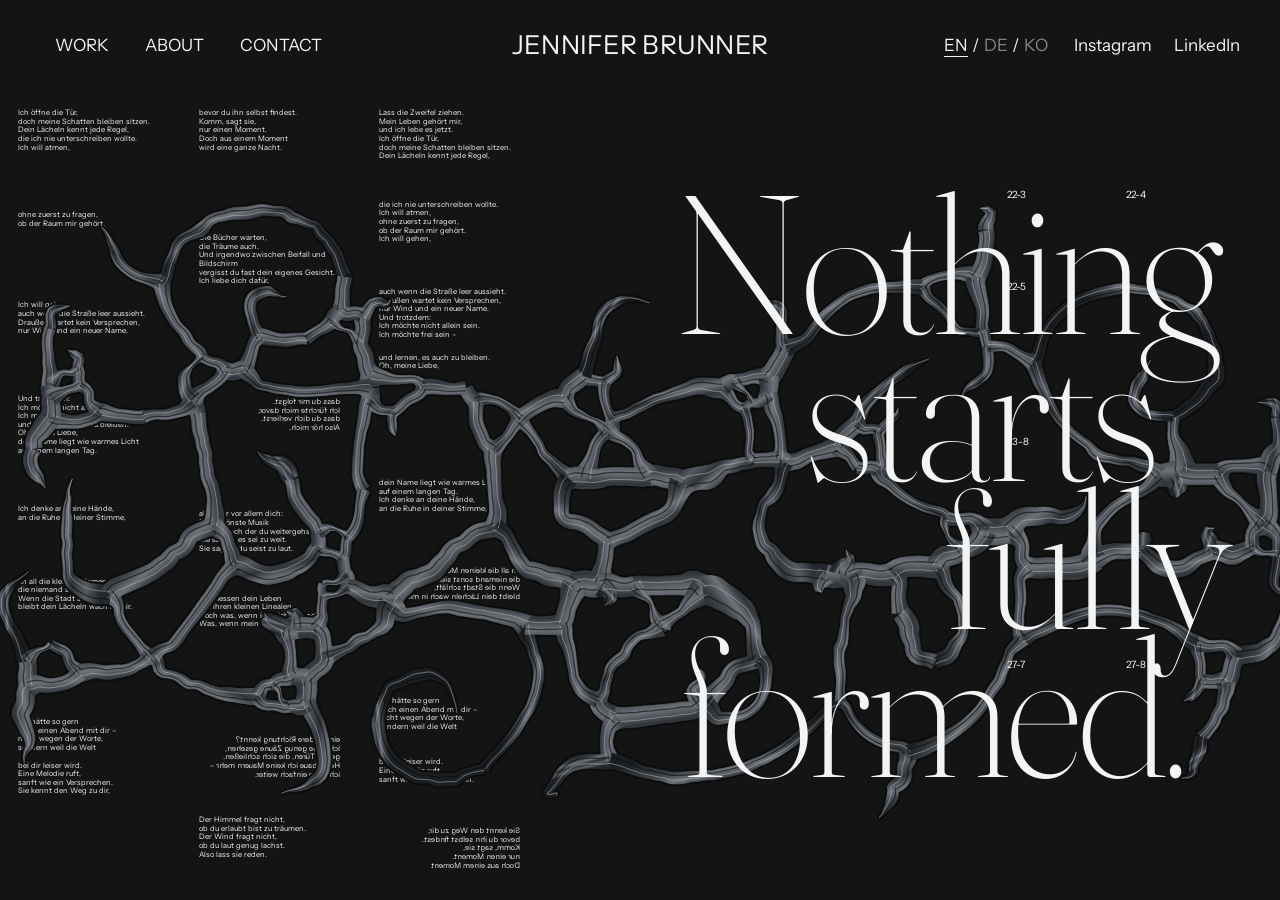
<file: portfoliokurzvorabgabe.html>
<!DOCTYPE html>
<html lang="en">
<head>
<meta charset="utf-8">
<meta name="viewport" content="width=device-width, initial-scale=1, viewport-fit=cover">
<title>Jennifer Brunner</title>
<link href="https://fonts.googleapis.com/css2?family=Instrument+Sans:wght@400;500&family=Fraunces:ital,opsz,wght@0,9..144,100..900;1,9..144,100..900&family=Newsreader:opsz,wght@6..72,400&family=Noto+Sans+KR:wght@400;500&family=Noto+Serif+KR:wght@400&display=swap" rel="stylesheet">
<style>:root{color-scheme:light;box-sizing:border-box;padding-top:env(safe-area-inset-top,0px);padding-bottom:env(safe-area-inset-bottom,0px);--sans:"Instrument Sans","Noto Sans KR",Helvetica,Arial,sans-serif;--serif:"Newsreader","Noto Serif KR",Georgia,serif}html{scroll-padding-top:env(safe-area-inset-top,0px)}*,*::before,*::after{box-sizing:inherit}body{margin:0;background:#fff;color:#000;font:17px/1.35 var(--sans)}a{color:inherit;text-decoration:none}a:hover{text-decoration:underline;text-underline-offset:4px}button{font:inherit;color:inherit}main{position:relative;z-index:1}body,header{transition:background-color .4s ease}body.rose,body.rose header{background:#e6c73c}body.rose .send:hover{background:#000;color:#e6c73c}header{position:sticky;top:0;z-index:20;background:#fff}header{display:grid;grid-template-columns:1fr auto 1fr;align-items:center;padding:28px 40px}nav{display:flex;gap:6px}nav a{padding:5px 14px;border:1.5px solid transparent;border-radius:99px}nav a[aria-current=page]{border-color:currentColor}.name{font-size:26px;letter-spacing:.01em;text-transform:uppercase;text-align:left}.soc{display:flex;gap:22px;justify-content:flex-end;align-items:center}.lang button{background:none;border:0;padding:2px 4px;cursor:pointer;opacity:.5}.lang button[aria-pressed=true]{opacity:1;text-decoration:underline;text-underline-offset:5px}main{padding:0 40px 90px}.view{display:none}.view.on{display:block}:focus-visible{outline:2px solid #ff8a3d;outline-offset:2px}.floor{max-width:720px;margin:70px auto 0}.vm{--navy:#1c2b4b;--deep:#121d35;--pale:#e8f0f2;--line:#2c3e63;background:var(--navy);color:#e8f0f2;border-radius:22px 22px 10px 10px;padding:22px 22px 26px}.cab{display:grid;grid-template-columns:1fr 92px;gap:22px}.win{background:var(--pale);border-radius:10px;padding:0 22px 22px;overflow:hidden}.sign{display:flex;align-items:baseline;padding:16px 0 4px;color:var(--navy);font-size:12px;letter-spacing:.24em;text-transform:uppercase}.sign small{margin-left:10px;font:400 11px "Hiragino Sans","Yu Gothic","Noto Sans JP",sans-serif;letter-spacing:.1em;opacity:.6}.rows{display:grid;gap:0}.grid{display:grid;grid-template-columns:repeat(4,1fr);margin-top:6px}.grid .slot{border-bottom:3px solid var(--navy);padding:18px 8px 0}.slot.empty{cursor:default}.slot.e2{display:none}.slot{position:relative;cursor:pointer;display:flex;flex-direction:column}.stage{position:relative;height:clamp(130px,19vw,168px)}.tag{display:flex;align-items:center;justify-content:center;gap:8px;padding:9px 0 12px}.num{font-size:11px;letter-spacing:.12em;color:var(--navy)}.pb{width:12px;height:12px;border-radius:50%;border:1.5px solid var(--navy);background:transparent;padding:0;cursor:pointer;transition:background .2s}.slot:hover .pb,.pb:focus-visible{background:#ff7a45;border-color:#ff7a45}.prod{position:absolute;bottom:0;left:50%;translate:-50% 0;display:flex;flex-direction:column;align-items:center;transition:transform .7s cubic-bezier(.55,0,1,.7),opacity .2s .5s}.slot:hover .prod:not(.drop){transform:translateY(-6px)}.prod.drop{transform:translateY(calc(100% + 60px));opacity:0}.prod .cap{width:36%;height:8%;background:var(--f);border-radius:3px 3px 0 0}.prod .neck{width:30%;height:7%;background:var(--c);opacity:.55}.prod .bd{flex:1;width:100%;background:var(--c);display:grid;place-items:center;overflow:hidden}.bottle{width:50%;height:100%}.bottle .bd{border-radius:38% 38% 10px 10px/18% 18% 10px 10px}.can{width:58%;height:76%}.can .cap,.can .neck{display:none}.can .bd{border-radius:8px;border-top:7px solid var(--f);border-bottom:7px solid var(--f)}.lab{width:100%;padding:8px 2px;text-align:center;background:var(--lb);color:var(--lf);font-size:clamp(8px,1.15vw,11px);font-weight:500;line-height:1.1;letter-spacing:.01em;overflow:hidden}.lab small{display:block;margin-top:2px;font:400 .72em/1.2 "Hiragino Sans","Yu Gothic","Noto Sans JP",sans-serif;white-space:nowrap}.side{display:flex;flex-direction:column;align-items:center;gap:18px;padding-top:4px}.badge{width:76px;height:76px;border-radius:50%;background:#e8483a;color:#fff;display:grid;place-items:center;text-align:center;font-size:11px;line-height:1.15;font-weight:500;letter-spacing:.04em}.lcd{width:76px;height:34px;border-radius:6px;background:var(--deep);color:#ff9a5a;display:grid;place-items:center;font:500 16px/1 ui-monospace,Menlo,Consolas,monospace;letter-spacing:.12em}.slotc{width:40px;height:66px;border-radius:8px;background:var(--line);display:grid;place-items:center}.slotc span{width:5px;height:34px;border-radius:3px;background:var(--deep)}.knob{width:40px;height:40px;border-radius:50%;background:var(--line);display:grid;place-items:center}.knob::after{content:"";width:22px;height:5px;border-radius:3px;background:#f3a64a;transform:rotate(-30deg)}.hint{margin:auto 0 0;font-size:10px;line-height:1.3;text-align:center;color:#9fb0cc;letter-spacing:.04em}.tray{margin-top:22px;height:58px;border-radius:8px;background:var(--deep);display:grid;place-items:center;color:#6f82a6;font-size:11px;letter-spacing:.24em;text-transform:uppercase;transition:color .3s}.tray.on{color:#ff9a5a}@media(max-width:640px){.vm{padding:14px 14px 18px;border-radius:18px 18px 8px 8px}.cab{grid-template-columns:1fr}.win{padding:0 14px 4px}.grid{grid-template-columns:repeat(3,1fr)}.grid .slot{padding:14px 4px 0}.slot.e2{display:block}.stage{height:120px}.bottle{width:58%}.can{width:64%}.lab{font-size:8px!important;letter-spacing:-.02em}.lab small{font-size:7px}.win{padding:0 12px 14px}.side{flex-direction:row;justify-content:space-between;padding:0 4px}.badge{width:56px;height:56px;font-size:9px}.slotc{height:48px;width:34px}.slotc span{height:24px}.hint{display:none}.lab{font-size:9px}}@media(prefers-reduced-motion:reduce){.prod{transition:none}}.cats{grid-column:1/-1;display:none;flex-wrap:wrap;justify-content:center;gap:4px 10px;margin:36px auto 0;max-width:1100px}body.wk .cats{display:flex}.cats a{padding:3px 12px;border:1.5px solid transparent;border-radius:99px;font-size:clamp(16px,1.35vw,21px);transition:opacity .2s}.cats a:hover{text-decoration:underline;text-underline-offset:4px}.cats a{color:#b4b4b4}.cats a:hover{color:#000}.cats a[aria-current]{opacity:1;color:#000;border-color:#000}.mas2{display:flex;flex-direction:column;gap:clamp(70px,10vh,130px);margin-top:clamp(36px,6vh,80px);padding-bottom:14vh}.jrow{display:flex;gap:3vw;width:100%;margin:0 auto;align-items:flex-start}.jrow>div{min-width:0}.vrow .mm{aspect-ratio:16/9!important}.jrow .mm:has(video){aspect-ratio:1.5!important}.jrow .mm:has(video){background:#fff}.jrow .mm video{height:100%;object-fit:contain}@media(max-width:700px){.jrow{flex-direction:column;max-width:none!important}.jrow>div{flex:none!important}}.mas{display:grid;grid-template-columns:repeat(var(--n),minmax(0,1fr));gap:0 clamp(20px,2.6vw,40px);align-items:start;margin-top:clamp(36px,6vh,80px);padding-bottom:12vh}.mcol{display:flex;flex-direction:column;gap:clamp(36px,5vh,64px);min-width:0}.mc{display:block;color:inherit;animation:mcIn .9s cubic-bezier(.2,.7,.2,1) both;animation-delay:var(--d,0s)}.mc:hover{text-decoration:none}@keyframes mcIn{from{opacity:0;transform:translateY(28px)}to{opacity:1;transform:none}}.mm{position:relative;overflow:hidden;background:#f3f3f3;max-width:100%}.mm img,.mm video{display:block;width:100%;height:100%;object-fit:cover;transition:transform 1.2s cubic-bezier(.2,.7,.2,1)}.mph{position:absolute;inset:0;display:grid;place-items:center;font-size:clamp(15px,1.5vw,22px);font-weight:500;text-transform:uppercase;text-align:center;padding:12px;box-sizing:border-box;transition:transform 1.2s cubic-bezier(.2,.7,.2,1)}.mc:hover .mm img,.mc:hover .mm video,.mc:hover .mph{transform:scale(1.04)}.mt{text-align:center;margin-top:16px;font-size:clamp(16px,1.35vw,21px);line-height:1.35}.mt b{display:block;font-weight:400;text-transform:uppercase;letter-spacing:.01em}.mt span{display:block;text-wrap:balance}.mc:hover .mt b{text-decoration:underline;text-underline-offset:4px;text-decoration-thickness:1.5px}.msoon{text-align:center;margin:18vh 0;opacity:.6}@media(prefers-reduced-motion:reduce){.mc{animation:none}.mm img,.mm video,.mph{transition:none}}.proj{max-width:1000px;margin:30px auto 0}.bar{display:flex;justify-content:space-between;margin-bottom:26px}.proj h1{font:inherit;font-size:30px;text-transform:uppercase;text-align:center;margin:28px 0 4px}.meta{text-align:center;margin:0 0 40px}.cards{display:grid;grid-template-columns:repeat(auto-fit,minmax(240px,340px));justify-content:center;gap:44px 40px;margin-top:40px}.card{display:block;text-align:center}.card .t{aspect-ratio:4/5;display:grid;place-items:center;font-size:36px;font-weight:500;line-height:1.05}.card h2{font:inherit;text-transform:uppercase;margin:16px 0 0}.card span{display:block}.hero{aspect-ratio:16/9;display:grid;place-items:center;font-size:clamp(40px,8vw,110px);font-weight:500;line-height:1;text-align:center}.txt{font:400 clamp(24px,2.6vw,34px)/1.3 var(--serif);max-width:820px;margin:0 auto 60px}.imgs{display:grid;grid-template-columns:1fr 1fr;gap:24px}.imgs div{display:grid;place-items:center;font-size:22px;min-height:260px}.imgs .w{grid-column:1/-1;aspect-ratio:2/1}.pn{display:flex;justify-content:space-between;margin-top:60px;font-size:20px}.toolw{margin-top:160px}.gt .bbhero{margin:0 auto;max-width:1100px}.gt .intro{margin-top:56px!important;max-width:1100px;margin-left:auto;margin-right:auto}.gt .toolw{max-width:1200px;margin:120px auto 0}.gt .toolw .lbl2{text-align:center}.gt .toolf{height:820px}.gt .filmw{margin:120px auto 0;max-width:1120px}.gt .filmw .lbl2{text-align:center}.gt .loops{margin:80px auto 0;max-width:none;width:100%;gap:24px}.gt .pn{max-width:1100px;margin-left:auto;margin-right:auto}@media(max-width:800px){.gt .toolw,.gt .filmw{margin-top:80px}.gt .loops{margin-top:40px}}.proj.gt .toolf{height:calc(100svh - var(--hh,90px) - 170px)!important;min-height:420px}.pin.pinc{align-items:center}.pin.pinc .pinr{position:static}.tcta{text-align:left;margin:0 0 22px}.proj .tcta h2{font:inherit;font-size:clamp(28px,3vw,44px);line-height:1.1;margin:0 0 10px!important;text-transform:uppercase;text-align:center}.tcta p{margin:0 auto;text-align:center;max-width:36em;font-size:17px;opacity:.8}.vsi{align-items:center!important}.vsv{display:block;width:100%;max-width:720px;height:auto;justify-self:end}.aftw{margin-top:160px}.aftw img{display:block;width:100%;height:auto;cursor:zoom-in}@media(max-width:800px){.aftw{margin-top:80px}}.filmw{margin-top:160px;max-width:1120px}.filmw .lbl2{margin:0 0 18px}.film{display:block;width:100%;height:auto;aspect-ratio:16/9;background:#111}.loops{display:flex;gap:20px;margin-top:120px;align-items:flex-start;max-width:1120px}.lph{width:100%;height:auto}.loops>div{min-width:0}.loops video{display:block;width:100%;height:auto;background:#eee}@media(max-width:800px){.filmw{margin-top:90px}.loops{gap:8px;margin-top:60px}}.toolw .lbl2{margin:0 0 18px}.toolw{max-width:1120px}.toolf{display:block;width:100%;height:clamp(560px,72vh,780px);border:0;background:#ddd}@media(max-width:800px){.toolw{margin-top:90px}.toolf{height:88vh}}.hvi{align-items:start!important}.hdi{grid-template-columns:minmax(0,1fr) auto!important}.phd{display:block;max-height:calc(100vh - var(--hh,90px) - 160px);width:auto;max-width:100%;cursor:zoom-in;justify-self:end}@media(max-width:800px){.phd{max-height:none;width:100%}}.fsp .intro{margin-top:70px}.look{margin-top:22vh}.lookh{display:flex;align-items:baseline;gap:14px;margin-bottom:8vh}.lookn{font:400 clamp(70px,11vw,170px)/.8 var(--sans);letter-spacing:-.04em}.lookl{font-size:15px;letter-spacing:.2em;text-transform:uppercase;opacity:.55}.fsg{display:grid;grid-template-columns:repeat(12,minmax(0,1fr));column-gap:2vw;align-items:start}.fsf{margin:0;min-width:0}.cur{overflow:hidden;clip-path:inset(0 0 0 0)}.cur img{display:block;width:100%;height:auto;cursor:zoom-in;transition:transform 1.8s cubic-bezier(.2,.7,.2,1)}.fsf .cur{clip-path:inset(0 50% 0 50%);transition:clip-path 1.5s cubic-bezier(.7,0,.2,1)}.fsf .cur img{transform:scale(1.18)}.fsf.on .cur{clip-path:inset(0 0 0 0)}.fsf.on .cur img{transform:scale(1)}.fsf.on .cur:hover img{transform:scale(1.03)}@media(max-width:800px){.fsg{display:flex;flex-direction:column;gap:56px}.fsf{margin-top:0!important;width:86%}.fsf:nth-child(even){align-self:flex-end}.look{margin-top:110px}.lookh{margin-bottom:40px}}@media(prefers-reduced-motion:reduce){.fsf .cur{clip-path:none;transition:none}.fsf .cur img{transform:none;transition:none}}body.bbl,body.bbl header{background:#221f1a;color:#ece2cc}body.bbl{background-image:radial-gradient(60vw 50vh at 72% 0%,rgba(214,160,82,.16),transparent 70%),radial-gradient(40vw 40vh at 8% 40%,rgba(120,124,96,.10),transparent 70%);background-attachment:fixed}body.bbl::after{content:"";position:fixed;inset:0;pointer-events:none;z-index:30;opacity:.10;mix-blend-mode:overlay;background:url("data:image/svg+xml;utf8,<svg xmlns='http://www.w3.org/2000/svg' width='220' height='220'><filter id='n'><feTurbulence type='fractalNoise' baseFrequency='.9' numOctaves='2' stitchTiles='stitch'/></filter><rect width='100%' height='100%' filter='url(%23n)'/></svg>")}body.bbl nav a[aria-current]{border-color:#ece2cc}body.bbl .bb h1{color:#e9c27a}body.bbl .bb .meta,body.bbl .bb .note,body.bbl .bb .vnote,body.bbl .bb .lbl2{color:#b9ad95;opacity:1}body.bbl .bb .ph{background:#2e2a23;color:#7d735f}body.bbl .bb .vid{background:#14120f}.bb .jr{display:flex;gap:20px;align-items:flex-start;margin-top:0}.bb .jr>div{min-width:0}.bb .jr img{display:block;width:100%;height:auto;cursor:zoom-in}.bb .lset{margin-top:200px}@media(max-width:700px){.bb .jr{flex-direction:column}.bb .jr>div{flex:none!important}.bb .lset{margin-top:100px}}.vid{position:relative;aspect-ratio:16/9;background:#111;overflow:hidden}.vid img{position:absolute;inset:0;width:100%;height:100%;object-fit:cover}.vid::after{content:"";position:absolute;inset:0;background:rgba(0,0,0,.18);pointer-events:none}.vid.on::after{display:none}.vid iframe{position:absolute;inset:0;width:100%;height:100%;border:0}.vplay{position:absolute;inset:0;z-index:1;text-shadow:0 1px 6px rgba(0,0,0,.4);display:flex;flex-direction:column;align-items:center;justify-content:center;gap:14px;background:none;border:0;color:#fff;cursor:pointer;font-size:15px;letter-spacing:.08em;text-transform:uppercase}.vplay i{width:68px;height:68px;border-radius:50%;border:1.5px solid #fff;position:relative;transition:background .25s}.vplay i::after{content:"";position:absolute;left:27px;top:22px;border-style:solid;border-width:12px 0 12px 19px;border-color:transparent transparent transparent #fff;transition:border-color .25s}.vplay:hover i{background:#fff}.vplay:hover i::after{border-left-color:#000}.vnote{margin:12px 0 0;font-size:13px;opacity:.6;max-width:560px}.vnote a{text-decoration:underline;text-underline-offset:3px}.ph{background:#f1f1f1;display:grid;place-items:center;color:#9a9a9a;font-size:13px;letter-spacing:.14em;text-transform:uppercase}.ap{display:flex;gap:24px;margin-top:200px}.ap .ph:first-child{aspect-ratio:16/9}.ap .ph:last-child{aspect-ratio:3/4}.bbhero{margin:0 -40px}.bbhero img{display:block;width:100%;height:auto;cursor:zoom-in}.bb .intro{grid-template-columns:minmax(0,1fr) minmax(0,1.55fr);align-items:center;margin-top:140px}.bb .intro>div:first-child{padding-top:0}.bigs{display:grid;gap:0;margin-top:200px}.bigs img{display:block;width:100%;height:auto;cursor:zoom-in}.lbl2{margin:220px 0 18px;font-size:15px;opacity:.7}.exh{display:grid;grid-template-columns:repeat(3,1fr);gap:24px}.exh .ph{aspect-ratio:4/5}@media(max-width:700px){.ap{flex-direction:column;margin-top:110px}.ap .ph{flex:none!important;width:100%}.bigs{margin-top:110px}.bbhero{margin:0 -16px}.bb .intro{margin-top:64px}.lbl2{margin-top:120px}.exh{grid-template-columns:1fr 1fr;gap:12px}}.proj.full{max-width:none}.proj.full .pn{margin-top:260px}.proj.full{padding-bottom:220px}.proj.full h1,.proj.full .meta{text-align:left}.proj.full h1{margin-top:0}.proj.full .meta{margin-bottom:40px}.intro{display:grid;grid-template-columns:minmax(0,1fr) minmax(0,1fr);gap:80px;align-items:start;margin-top:120px}.intro h1{margin-top:0!important}.intro>div:first-child{padding-top:110px}@media(max-width:800px){.intro>div:first-child{padding-top:0}}.phero{display:block;width:100%;height:auto;margin:0}.hbox{position:relative;cursor:pointer}.hpop{position:absolute;left:50%;top:50%;height:100%;width:auto;max-width:100%;object-fit:contain;opacity:0;transform:translate(-50%,-50%) scale(.94);transition:opacity .35s ease,transform .45s cubic-bezier(.2,.7,.2,1);pointer-events:none;box-shadow:0 20px 50px rgba(0,0,0,.18)}.hbox.pop .hpop{opacity:1;transform:translate(-50%,-50%) scale(1)}@media(hover:hover){.hbox:hover .hpop{opacity:1;transform:translate(-50%,-50%) scale(1)}}@media(max-width:800px){.intro{grid-template-columns:1fr;gap:48px;margin-top:64px}}.ptxt{max-width:34em;margin:0;font:400 17px/1.45 var(--sans);hyphens:auto;-webkit-hyphens:auto;text-wrap:pretty}.ptxt p{margin:0 0 1em}.note{max-width:640px;margin:0;opacity:.7;font-size:14px}.lbl{margin:80px 0 16px;opacity:.7;font-size:15px}.car{position:relative;margin-top:200px}.proj .car .ti{--n:4}.proj .car .ti img{max-height:calc(100svh - var(--hh,90px) - 120px);object-fit:cover}.ti img{cursor:zoom-in}.lb{position:fixed;inset:0;z-index:50;display:grid;place-items:center;background:rgba(0,0,0,.88);opacity:0;pointer-events:none;transition:opacity .35s ease;cursor:zoom-out}.lb.on{opacity:1;pointer-events:auto}.lb img{max-width:min(92vw,1100px);max-height:90vh;width:auto;height:auto;transform:scale(.92);transition:transform .45s cubic-bezier(.2,.7,.2,1);box-shadow:0 30px 80px rgba(0,0,0,.5)}.lb.on img{transform:scale(1)}.swipe{display:block;margin:18px 0 0 auto;background:none;border:0;padding:4px 0;font-size:15px;opacity:.7;cursor:pointer}.swipe:hover{opacity:1}.track{display:flex;gap:16px;overflow-x:auto;scroll-snap-type:x mandatory;scrollbar-width:none;cursor:grab;-webkit-overflow-scrolling:touch}.track.drag{cursor:grabbing;scroll-snap-type:none;user-select:none}.track::-webkit-scrollbar{display:none}.ti{--n:3;flex:0 0 calc((100% - (var(--n) - 1)*16px)/var(--n));scroll-snap-align:start;overflow:hidden}.ti img{display:block;width:100%;height:auto;-webkit-user-drag:none}@media(max-width:900px){.ti{--n:2}}@media(max-width:560px){.ti{--n:1.4}}.expo{display:flex;justify-content:center;margin-top:120px}.expo>div{min-width:0}.ex2{flex:1 1 0;display:flex;justify-content:center;min-width:0}.ov{width:min(100%,800px);display:grid;grid-template-columns:repeat(5,minmax(0,1fr));gap:40px 32px}.ov img{display:block;width:100%;height:auto;transition:transform 1.6s cubic-bezier(.25,.6,.2,1)}@media(hover:hover) and (min-width:701px){.ov:hover .r1 img{transform:translateX(calc((var(--i) - 4)*36px))}.ov:hover .r2 img{transform:translateX(calc(var(--i)*36px))}}.rv{opacity:0;transform:translateY(36px);transition:opacity 1s cubic-bezier(.2,.7,.2,1) var(--d,0s),transform 1s cubic-bezier(.2,.7,.2,1) var(--d,0s)}.rv.in{opacity:1;transform:none}@media(prefers-reduced-motion:reduce){.wi{--k:.7!important}.wim img,.hcap{transition:none}.rv{opacity:1;transform:none;transition:none}.ov img{transition:none}.ov:hover img{transform:none}}@media(max-width:700px){.expo{flex-direction:column;align-items:stretch;gap:48px;margin-top:140px}.ex2{flex:none;width:100%}.car{margin-top:120px}.ov{gap:20px 14px}}.about{max-width:1040px;margin:70px auto 0}.lead{font:400 clamp(30px,3.9vw,54px)/1.2 var(--serif);margin:0 0 .5em;letter-spacing:-.01em}.team{border-top:1.5px solid #000;margin-top:70px;padding-top:26px;text-align:center}.cols{display:grid;grid-template-columns:repeat(3,1fr);gap:30px;text-align:left;margin-top:60px}.cols h3{font:inherit;margin:0 0 28px}.cols p{font:400 22px/1 var(--serif);margin:0 0 24px}.cwrap{display:grid;grid-template-columns:minmax(0,1fr) minmax(0,1.35fr);gap:60px;align-content:end;align-items:start;min-height:calc(100svh - var(--hh,90px));padding:28px 0 44px;margin-bottom:-90px;font-size:20px}.cinfo{display:flex;flex-direction:column;gap:6px;align-items:flex-start}.cf{max-width:780px;width:100%;justify-self:end}.cf-h{font:inherit;text-transform:uppercase;margin:0}.cf-sub{margin:0 0 clamp(16px,3vh,30px);max-width:560px}#cform{display:grid;gap:clamp(16px,2.6vh,26px)}.cf-row{display:grid;grid-template-columns:1fr 1fr;gap:clamp(16px,2.6vh,26px) 32px}.fld{display:grid;gap:2px;font:inherit;text-transform:uppercase;color:#000;border:0;padding:0;margin:0;min-width:0}.fld legend{padding:0;margin-bottom:8px}.fld input,.fld textarea{font:inherit;color:#000;text-transform:none;border:0;border-bottom:1.5px solid #000;border-radius:0;padding:4px 0 6px;background:transparent;width:100%;outline:none;transition:border-color .2s}.fld textarea{resize:vertical;min-height:64px;height:clamp(64px,11vh,110px)}.fld input:focus,.fld textarea:focus{border-color:#ff8a3d}.fld.err input,.fld.err textarea{border-color:#d6233a}.kinds{display:flex;flex-wrap:wrap;gap:6px;margin-left:-14px}.kinds legend{margin-left:14px}.kinds legend{width:100%}.kinds label{cursor:pointer;position:relative}.kinds input{position:absolute;left:0;top:0;width:1px;height:1px;margin:0;opacity:0;pointer-events:none}.kinds span{display:inline-block;padding:5px 14px;border:1.5px solid transparent;border-radius:99px;text-transform:none;color:#000;opacity:.5;transition:opacity .2s,border-color .2s}.kinds label:hover span{opacity:1}.kinds input:checked+span{border-color:#000;opacity:1}.kinds input:focus-visible+span{outline:2px solid #ff8a3d;outline-offset:2px}.ok{display:flex;gap:12px;align-items:flex-start;font-size:15px;cursor:pointer;max-width:620px}.ok input{-webkit-appearance:none;appearance:none;margin:3px 0 0;width:16px;height:16px;flex:none;background:transparent;border:1.5px solid #000;border-radius:0;display:grid;place-items:center;cursor:pointer}.ok input::after{content:"";width:8px;height:8px;background:#000;transform:scale(0);transition:transform .15s}.ok input:checked::after{transform:scale(1)}.ok input:focus-visible{outline:2px solid #ff8a3d;outline-offset:2px}.ok.err input{border-color:#d6233a}.ok.err{color:#d6233a}.hp{position:absolute;left:-9999px;width:1px;height:1px;opacity:0}.cf-end{display:flex;align-items:center;gap:26px;flex-wrap:wrap}.send{font:inherit;padding:5px 18px;border:1.5px solid #000;border-radius:99px;background:none;color:#000;cursor:pointer;transition:background .2s,color .2s}.send:hover{background:#000;color:#fff}.send:disabled{opacity:.5;cursor:default}.cf-msg{margin:0;font-size:15px;opacity:.7}@media(max-width:900px){.cwrap{grid-template-columns:1fr;gap:44px;margin-top:30px;margin-bottom:0;min-height:0;padding:0;font-size:18px}.cf{justify-self:start}}@media(max-width:700px){.cf-row{grid-template-columns:1fr}}@media(max-width:900px){.cols{grid-template-columns:1fr;gap:40px}header{grid-template-columns:1fr;gap:8px;padding:14px 16px 12px}.cats{flex-wrap:nowrap!important;overflow-x:auto;justify-content:flex-start!important;scrollbar-width:none;margin:6px -16px 0!important;padding:0 16px}.cats::-webkit-scrollbar{display:none}.cats a{flex:none}.name{order:-1}.soc,nav{justify-content:center}main{padding:0 16px 70px}}@media(max-width:560px){.imgs{grid-template-columns:1fr}}.phc{position:relative;width:100%;height:100%;min-height:100%;background:#ececec;color:#000;font:26px/1 var(--sans);letter-spacing:.01em;text-transform:uppercase}.phc span{position:absolute;right:5%;bottom:5%;text-align:right}.mm .phc,.fe-i .phc{position:absolute;inset:0}.pinr .phc{aspect-ratio:4/5;height:auto}.fe{position:relative;margin:0 -40px}.fe-st{position:sticky;top:var(--hh,90px);height:calc(100svh - var(--hh,90px));overflow:hidden}.fe-i{position:absolute;left:14vw;top:0;transform-origin:0 0;will-change:transform;display:block;background:#f3f3f3}.fe-i img,.fe-i video{display:block;width:100%;height:100%;object-fit:cover}.fe-n{position:absolute;right:40px;bottom:28px;margin:0;padding:0;list-style:none;font-size:13px;line-height:1.45;text-align:left;z-index:200}.fe-n li a{color:#b4b4b4;text-decoration:none}.fe-n li a:hover{color:#000}.fe-n li.on a{color:#000}@media(max-width:800px){.fe{margin:0 -16px}.fe-i{left:16px}.fe-n{right:16px;bottom:16px;font-size:11px}}.pin{display:grid;grid-template-columns:minmax(0,1.35fr) minmax(0,1fr);gap:clamp(32px,5vw,80px);align-items:start;margin:30px 0 110px;font-family:var(--sans);text-align:left}.pcnt{margin:0 0 20px;font-size:14px;letter-spacing:.08em}.proj .pin h1{font:inherit;font-size:30px;line-height:1.1;text-transform:uppercase;text-align:left;margin:0 0 56px!important}.pcols{display:grid;grid-template-columns:minmax(0,1.2fr) minmax(0,1fr);gap:40px;align-items:start}.pdl{margin:0;font-size:17px;line-height:1.35}.pdl dt{text-transform:uppercase;letter-spacing:.02em}.pdl dd{margin:3px 0 22px}.pdl a{text-decoration:underline;text-underline-offset:4px;text-decoration-thickness:1px}.pinr{position:sticky;top:calc(var(--hh,90px) + 24px)}.pinr>img,.pinr>video,.pinr .phero{display:block;width:100%;height:auto;max-height:calc(100svh - var(--hh,90px) - 48px);object-fit:contain;object-position:right top}.pinr .zoom{cursor:zoom-in}.pinr .hero{aspect-ratio:4/5;display:flex;align-items:center;justify-content:center}.trw{max-width:900px;margin:0 0 110px}@media(max-width:1150px){.pcols{grid-template-columns:1fr}}@media(max-width:800px){.pin{grid-template-columns:1fr}.pinr{position:static}.pinr>img,.pinr>video,.pinr .phero{max-height:none}}body.home,body.home header{background:#141414;color:#f4f4f4}body.home header a{color:#f4f4f4}#home{position:relative;height:calc(100svh - var(--hh,90px));min-height:420px;margin:0 -40px -90px;overflow:hidden;background:#141414}#home svg,#hwave,#hvine{position:absolute;inset:0;width:100%;height:100%;display:block;pointer-events:none}#htx text{font-family:"Fraunces",Georgia,serif;font-variation-settings:"opsz" 144,"wght" 170,"SOFT" 0,"WONK" 0;font-weight:170;letter-spacing:-.02em;fill:#f4f4f4;pointer-events:bounding-box;cursor:default;transform-box:fill-box;transform-origin:50% 100%}#htx text.up{animation:hup .7s cubic-bezier(.3,.7,.3,1)}#hnm text{font-family:var(--sans);fill:#f4f4f4;transform-box:fill-box;transform-origin:50% 50%}#hnm text.spin{animation:hspin .8s cubic-bezier(.5,0,.3,1)}#hbg{position:absolute;top:0;bottom:0;left:0;right:calc(var(--hside,55vw) + 3vw);columns:3;column-gap:40px;column-fill:auto;padding:18px 18px;font:7.5px/1.15 var(--sans);color:#f4f4f4;overflow:hidden;pointer-events:none}#hbg p{margin:0;break-inside:avoid}#hbg{filter:blur(.7px)}#hbg p.m{transform:scaleX(-1)}#hvine{z-index:3}#home svg{z-index:4}@media(max-width:900px){#home{margin:0 -16px -90px}#hbg{right:0;columns:2;column-gap:24px}}.bb2{display:grid;grid-template-columns:minmax(0,1fr) minmax(0,1fr);gap:clamp(24px,3vw,48px);align-items:center;margin:0 0 clamp(60px,8vw,120px)}.bb2 img.zoom{display:block;width:100%;height:auto;cursor:zoom-in}.bbid{align-items:center}.idw{padding:70px 10px 20px}.bb .pinr{position:static;padding-top:calc(14px * 1.35 + 20px + 33px + 56px - 70px)}.bbtr{align-items:start;margin-bottom:clamp(60px,8vw,110px)}.bbtr img.zoom,.bbtr .vid{aspect-ratio:16/9;width:100%;height:auto;object-fit:cover}.bbtr .vid img{width:100%;height:100%;object-fit:cover}.idsw{position:relative;transform-origin:22% -40px;animation:idsw 5.5s ease-in-out infinite}.idsw img{display:block;width:100%;height:auto;cursor:zoom-in;filter:drop-shadow(0 18px 22px rgba(0,0,0,.45))}.clip{position:absolute;left:19%;top:-62px;width:34px;height:auto;z-index:2;filter:drop-shadow(0 2px 2px rgba(0,0,0,.5))}@keyframes idsw{0%,100%{transform:rotate(-2.2deg)}50%{transform:rotate(2deg)}}@media(prefers-reduced-motion:reduce){.idsw{animation:none}}.bbl2{margin:0 0 22px!important;text-align:left}.bbby{display:block;margin-top:6px;opacity:.7;font-size:.85em;text-transform:none}.bb .jr{margin-bottom:clamp(60px,8vw,120px)}.bb .bigs{margin:0 0 clamp(60px,8vw,120px)}.bbsl{margin:0 0 clamp(60px,8vw,120px)}.bbslt{display:flex;gap:14px;overflow-x:auto;scroll-snap-type:x mandatory;scrollbar-width:none;cursor:grab}.bbslt::-webkit-scrollbar{display:none}.bbslt img{flex:none;height:min(72vh,calc((100vw - 80px - 28px) / 3 / .707));width:auto;scroll-snap-align:start;display:block}.bbslh{margin:12px 0 0;text-align:right;font-size:13px;opacity:.7}.bbst .pap{background:#efe3c8;padding:clamp(14px,2vw,30px)}.bbst .pap{display:flex;align-items:center;justify-content:center}.bbst .pap img{object-fit:contain;width:100%;height:auto}@media(max-width:800px){.bb2{grid-template-columns:1fr}}.cvw{display:flex;flex-direction:column;align-items:center;gap:40px;margin:150px auto 60px}.cvc{display:block;width:min(860px,92vw);aspect-ratio:4/3;padding:0;border:0;background:none;perspective:2200px;cursor:pointer}.cvi{position:relative;display:block;width:100%;height:100%;transform-style:preserve-3d;transition:transform .9s cubic-bezier(.3,.7,.2,1)}.cvi img{position:absolute;inset:0;width:100%;height:100%;object-fit:cover;backface-visibility:hidden;-webkit-backface-visibility:hidden;box-shadow:0 1px 0 rgba(0,0,0,.06)}.cvb{transform:rotateY(180deg);background:#fff;outline:1px solid #e2e2e2}@media(hover:hover){.cvc:hover .cvi{transform:rotateY(180deg)}}.cvc.on .cvi{transform:rotateY(180deg)}.cvdl{display:flex;gap:26px;align-items:center;font:17px var(--sans);text-transform:uppercase}.cvdl a{padding:5px 18px;border:1.5px solid #000;border-radius:99px;text-decoration:none}.cvdl a:hover{background:#000;color:#fff;text-decoration:none}.cv{margin:150px 0 40px;font-family:var(--sans);text-align:left}.cv h2{font:inherit;font-size:30px;text-transform:uppercase;margin:0 0 80px}.cv h3{font:inherit;font-size:24px;text-transform:uppercase;margin:0 0 36px}.cvs{margin:0 0 110px}.cvr{display:grid;grid-template-columns:minmax(0,1fr) minmax(0,2.6fr);gap:40px;border-top:1px solid #d4d4d4;padding:30px 0 34px}.cvd{font-size:15px;text-transform:uppercase;letter-spacing:.02em;padding-top:4px}.cvt,.cvo{margin:0;font-size:22px;line-height:1.3}.cvp{margin:12px 0 0;font-size:15px}@media(max-width:800px){.cvr{grid-template-columns:1fr;gap:10px}.cv h2{margin-bottom:50px}.cvs{margin-bottom:70px}}#atype.atype{display:grid;grid-template-columns:auto minmax(0,1fr);align-items:end;gap:clamp(40px,8vw,140px);height:auto;min-height:0;margin:70px 0 0;padding:0}.aintro p{margin:0;max-width:24em;font:400 clamp(22px,2.1vw,30px)/1.3 var(--sans);text-align:left}@media(max-width:900px){#atype.atype{grid-template-columns:1fr;gap:36px;margin:30px 0 0}}.aport{position:relative;width:min(24vw,44vh);aspect-ratio:1405/1987;background:#efefef}.aport img{display:block;width:100%;height:100%;object-fit:cover}.acred{position:absolute;left:0;top:100%;margin:10px 0 0;font:13px/1.3 var(--sans);color:#000}@media(max-width:900px){.aport{width:70%}}.atype{position:relative;height:calc(100svh - var(--hh,90px));min-height:420px;margin:0 -40px}.atype svg{position:absolute;inset:0;width:100%;height:100%;display:block;pointer-events:none}#atx text{font-family:"Fraunces",Georgia,serif;font-variation-settings:"opsz" 144,"wght" 170,"SOFT" 0,"WONK" 0;font-weight:170;letter-spacing:-.02em;fill:#000;pointer-events:bounding-box;cursor:default;transform-box:fill-box;transform-origin:50% 100%}#atx text.up{animation:hup .7s cubic-bezier(.3,.7,.3,1)}@keyframes hup{0%{transform:translateY(0)}35%{transform:translateY(-6%)}100%{transform:translateY(0)}}#anm text{font-family:var(--sans);fill:#000;transform-box:fill-box;transform-origin:50% 50%}#anm text.spin{animation:hspin .8s cubic-bezier(.5,0,.3,1)}@keyframes hspin{to{transform:rotate(360deg)}}.sr{position:absolute;width:1px;height:1px;overflow:hidden;clip:rect(0 0 0 0)}@media(max-width:900px){#home{margin:0 -16px -90px;padding:0 8px 60px}.mq{margin-left:-8px;margin-right:-8px}.atype{margin:0 -16px;height:min(100vw,80svh)}}</style>
</head>
<body>
<header>
  <nav id="nav"><a href="#work" data-t="nWork"></a><a href="#about" data-t="nAbout"></a><a href="#contact" data-t="nContact"></a></nav>
  <a class="name" href="#home">Jennifer Brunner</a>
  <div class="soc"><span class="lang"><button data-l="en">EN</button>/<button data-l="de">DE</button>/<button data-l="ko">KO</button></span><a href="https://www.instagram.com/jenniebrnr/" target="_blank" rel="noopener">Instagram</a><a href="https://www.linkedin.com/in/jennifer-brunner-407449442/" target="_blank" rel="noopener">LinkedIn</a></div>
  <div class="cats" id="cats"></div>
</header>
<main>
<section id="home" class="view">
  <h1 class="sr">Nothing starts fully formed.</h1>
  <div id="hbg" aria-hidden="true"></div>
  <canvas id="hwave" aria-hidden="true" hidden></canvas>
  <svg aria-hidden="true"><g id="htx"></g><g id="hnm"></g></svg>
  <canvas id="hvine" aria-hidden="true"></canvas>
</section>
<section id="work" class="view">
  <div class="slides" id="stream"></div>
</section>
<section id="cat" class="view"></section>
<section id="project" class="view"></section>
<section id="about" class="view">
  <div class="atype" id="atype"><div class="aport"><img src="portrait.jpg" alt="Portrait of Jennifer Brunner"><p class="acred">Shot by Leonie Krüger</p></div><div class="aintro"><p data-t="ai"></p></div><svg aria-hidden="true" style="display:none"><g id="atx"></g><g id="anm"></g></svg></div>
  <div class="about">
        <div class="team"><div data-t="svc"></div>
      <div class="cols"><div data-t="s1"></div><div data-t="s2"></div><div data-t="s3"></div></div></div>
  </div>
  <div class="cvw">
    
    <button class="cvc" type="button" aria-label="CV English"><span class="cvi"><img class="cvf" src="cv-en-front.jpg" alt="CV English" loading="lazy"><img class="cvb" src="cv-en.jpg?v=3" alt="CV English" loading="lazy"></span></button>
    <button class="cvc" type="button" aria-label="CV Deutsch"><span class="cvi"><img class="cvf" src="cv-de-front.jpg" alt="CV Deutsch" loading="lazy"><img class="cvb" src="cv-de.jpg?v=3" alt="CV Deutsch" loading="lazy"></span></button>
    <div class="cvdl"><span data-t="cvDl"></span><a href="cv-en.pdf?v=3" download="Jennifer-Brunner-CV-English.pdf">English</a><a href="cv-de.pdf?v=3" download="Jennifer-Brunner-CV-Deutsch.pdf">Deutsch</a></div>
  </div>
</section>
<section id="contact" class="view">
  <div class="cwrap">
  <div class="cinfo">
    <a href="mailto:j.brunner7@web.de">j.brunner7@web.de</a>
    <a href="tel:+4915901636600">+49 1590 163 6600</a>
  </div>
  <div class="cf">
    <p class="cf-sub" data-t="cSub"></p>
    <form id="cform" novalidate>
      <div class="cf-row">
        <label class="fld"><span data-t="fName"></span><input name="name" autocomplete="name" required></label>
        <label class="fld"><span data-t="fMail"></span><input name="email" type="email" autocomplete="email" required></label>
      </div>
      <div class="cf-row">
        <label class="fld"><span data-t="fFrom"></span><input name="herkunft" autocomplete="address-level2" required></label>
        <label class="fld"><span data-t="fOrg"></span><input name="organisation" autocomplete="organization"></label>
      </div>
      <label class="fld"><span data-t="fMsg"></span><textarea name="anliegen" rows="6" required></textarea></label>
      <label class="ok"><input type="checkbox" name="einverstanden" required><span data-t="fOk"></span></label>
      <input type="text" name="_honey" class="hp" tabindex="-1" autocomplete="off" aria-hidden="true">
      <div class="cf-end"><button type="submit" class="send" data-t="fSend"></button><p class="cf-msg" id="cmsg" aria-live="polite"></p></div>
    </form>
  </div>
  </div>
</section>
</main>
<div class="lb" id="lb" role="dialog" aria-modal="true" aria-hidden="true"><img alt=""></div>
<script>
/* About: Typo mit Zahlen (schwarz auf weiß). Schrift hebt sich beim Hovern kurz, Zahlen drehen sich nacheinander. */
(()=>{
 const box=document.getElementById('atype'),TX=document.getElementById('atx'),NM=document.getElementById('anm');
 const NS='http://www.w3.org/2000/svg',mk=(g,t)=>g.appendChild(document.createElementNS(NS,t));
 const LINES=[["Hel",.93,.27],["lo,",.945,.41],["I'm",.84,.55],["Jen",.925,.69],["nie.",.86,.83]],FS=.30;
 const NUMS=[["22-3",.648,.078],["22-4",.818,.078],["22-5",.648,.208],["23-8",.648,.428],["27-7",.648,.745],["27-8",.818,.745]];
 const tx=LINES.map(l=>{const e=mk(TX,'text');e.textContent=l[0];e.setAttribute('text-anchor','end');
   e.addEventListener('mouseenter',()=>{if(e.classList.contains('up'))return;e.classList.add('up');e.addEventListener('animationend',()=>e.classList.remove('up'),{once:true})});return e});
 const nm=NUMS.map(n=>{const e=mk(NM,'text');e.textContent=n[0];return e});
 function layout(){
  const W=box.clientWidth||innerWidth,H=box.clientHeight||innerHeight;
  const side=innerWidth<900?Math.min(W,H):Math.min(W*.55,H),x0=W-side-(innerWidth<900?0:W*.02),y0=(H-side)/2;box.style.setProperty('--hside',(side+W*.02)+'px');
  tx.forEach((e,i)=>{e.setAttribute('x',x0+LINES[i][1]*side);e.setAttribute('y',y0+LINES[i][2]*side);e.setAttribute('font-size',FS*side)});
  nm.forEach((e,i)=>{e.setAttribute('x',x0+NUMS[i][1]*side);e.setAttribute('y',y0+NUMS[i][2]*side);e.setAttribute('font-size',Math.max(10,.012*side))});
 }
 let ni=0,iv=0;
 function spinNext(){const e=nm[ni];e.classList.remove('spin');void e.getBBox();e.classList.add('spin');ni=(ni+1)%nm.length}
 addEventListener('resize',()=>{if(iv)layout()});
 window.ABOUT={start(){if(iv)return;layout();requestAnimationFrame(layout);iv=setInterval(spinNext,1000)},stop(){clearInterval(iv);iv=0}};
})();

/* Startseite: Fließtext-Blöcke im Hintergrund (Platzhalter, später ersetzen) + silberne Ranken, die sich ganz langsam bewegen */
/* Hintergrundtexte: hier eigene Texte einfügen (eine Zeile = ein Vers). Sie werden in zufällig lange Absätze mit unterschiedlichen Lücken aufgeteilt. */
const HOME_BG_TEXTS=[
`Ich öffne die Tür,
doch meine Schatten bleiben sitzen.
Dein Lächeln kennt jede Regel,
die ich nie unterschreiben wollte.
Ich will atmen,
ohne zuerst zu fragen,
ob der Raum mir gehört.
Ich will gehen,
auch wenn die Straße leer aussieht.
Draußen wartet kein Versprechen,
nur Wind und ein neuer Name.
Und trotzdem:
Ich möchte nicht allein sein.
Ich möchte frei sein –
und lernen, es auch zu bleiben.`,
`Oh, meine Liebe,
dein Name liegt wie warmes Licht
auf einem langen Tag.
Ich denke an deine Hände,
an die Ruhe in deiner Stimme,
an all die kleinen Momente,
die niemand sonst sieht.
Wenn die Stadt schläft,
bleibt dein Lächeln wach in mir.
Ich hätte so gern
noch einen Abend mit dir –
nicht wegen der Worte,
sondern weil die Welt
bei dir leiser wird.`,
`Eine Melodie ruft,
sanft wie ein Versprechen.
Sie kennt den Weg zu dir,
bevor du ihn selbst findest.
Komm, sagt sie,
nur einen Moment.
Doch aus einem Moment
wird eine ganze Nacht.
Die Bücher warten,
die Träume auch.
Und irgendwo zwischen Beifall und Bildschirm
vergisst du fast dein eigenes Gesicht.
Ich liebe dich dafür,
dass du mir folgst.
Ich fürchte mich davor,
dass du dich verlierst.
Also hör mich,
aber hör vor allem dich:
Die schönste Musik
ist die, nach der du weitergehst.`,
`Sie sagen, es sei zu weit.
Sie sagen, du seist zu laut.
Sie messen dein Leben
mit ihren kleinen Linealen.
Doch was, wenn ich nicht passe?
Was, wenn mein Herz
eine andere Richtung kennt?
Ich habe genug Zäune gesehen,
genug Türen, die sich schließen.
Heute baue ich keine Mauern mehr –
ich gehe einfach weiter.
Der Himmel fragt nicht,
ob du erlaubt bist zu träumen.
Der Wind fragt nicht,
ob du laut genug lachst.
Also lass sie reden.
Lass die Zweifel ziehen.
Mein Leben gehört mir,
und ich lebe es jetzt.`
];
(()=>{
 const bg=document.getElementById('hbg');
 const RR=(a,b)=>a+Math.random()*(b-a),LN=HOME_BG_TEXTS.flatMap(t=>t.split(/\n/).map(x=>x.trim()).filter(Boolean)),PP=[];
 for(let i=0,k=0;PP.length<70&&LN.length;k++){const n=Math.round(RR(2,7)),ch=[];for(let j=0;j<n;j++)ch.push(LN[(i+j)%LN.length]);i+=n;PP.push(ch.join("<br>"))}
 bg.innerHTML=PP.map(t=>`<p class="${Math.random()<.14?"m":""}" style="margin:0 0 ${Math.round(RR(6,120))}px">${t}</p>`).join("");
})();
/* Silberne Tentakel-Ranken (nachgezeichnet), bewegen sich ganz langsam */

const VP={"ar":2.1013513513513513,"s":[{"p":[[0.7122,0.1712],[0.7139,0.1759],[0.7152,0.1802],[0.7166,0.1841],[0.7183,0.1873],[0.7203,0.1899],[0.7224,0.1924],[0.7245,0.1955],[0.7266,0.1994],[0.729,0.205],[0.7308,0.2095],[0.7323,0.214],[0.7334,0.2185],[0.7342,0.223],[0.7349,0.2275],[0.7357,0.232],[0.7369,0.2361],[0.7391,0.24],[0.7412,0.2416],[0.7433,0.2421],[0.7454,0.2421],[0.7476,0.2424],[0.7497,0.2429],[0.7519,0.2432],[0.754,0.2423],[0.7567,0.2387]],"w":[0.00774,0.00712,0.00631,0.00572,0.00531,0.00504,0.00495,0.00492,0.00478,0.00457,0.00443,0.00433,0.00432,0.00441,0.00448,0.00467,0.00475,0.00449,0.00419,0.00384,0.00364,0.00374,0.00416,0.00488,0.00574,0.00656],"e":[false,false]},{"p":[[0.7015,0.9065],[0.6992,0.9019],[0.6972,0.8986],[0.6951,0.8963],[0.6929,0.8952],[0.6908,0.8945],[0.6886,0.8932],[0.686,0.8909],[0.6838,0.8891],[0.6817,0.8875],[0.6795,0.8857],[0.6774,0.8833],[0.6752,0.8809],[0.6726,0.8775],[0.6704,0.8742],[0.6683,0.8703],[0.6661,0.866],[0.6641,0.8615],[0.6622,0.857],[0.6602,0.8514],[0.6588,0.8468],[0.6576,0.8423],[0.6565,0.8378],[0.6552,0.8338],[0.6536,0.8303],[0.6511,0.8266]],"w":[0.00929,0.00826,0.00711,0.00633,0.00607,0.00609,0.00594,0.00557,0.00528,0.00517,0.00511,0.00502,0.00494,0.00489,0.00491,0.00491,0.00484,0.00469,0.00449,0.0042,0.0042,0.0043,0.00456,0.00482,0.00515,0.00549],"e":[false,false]},{"p":[[0.6956,0.6847],[0.6956,0.6799],[0.6954,0.6757],[0.6952,0.67],[0.6951,0.6655],[0.6951,0.6599],[0.6951,0.6554],[0.6951,0.6509],[0.6951,0.6453],[0.6949,0.6408],[0.694,0.6351],[0.6926,0.6307],[0.6902,0.625]],"w":[0.0104,0.01007,0.00957,0.00889,0.00854,0.00843,0.00842,0.00844,0.00855,0.00891,0.01017,0.01146,0.0129],"e":[false,false]},{"p":[[0.5472,0.8277],[0.5449,0.8229],[0.5423,0.8176],[0.5403,0.8131],[0.5388,0.8074],[0.5383,0.8029],[0.5388,0.7973],[0.5392,0.7928],[0.5395,0.7872],[0.5397,0.7827],[0.5398,0.777],[0.5404,0.7726],[0.5418,0.7669]],"w":[0.01284,0.01185,0.0102,0.00886,0.00747,0.00654,0.00556,0.00498,0.00452,0.00429,0.00432,0.0045,0.00482],"e":[false,true]},{"p":[[0.313,0.6622],[0.3148,0.6574],[0.3163,0.6532],[0.3178,0.6489],[0.3196,0.6454],[0.3212,0.642],[0.3227,0.6386],[0.3241,0.6348],[0.3259,0.6318],[0.328,0.6299],[0.3301,0.6289],[0.3323,0.6279],[0.3344,0.6265],[0.3365,0.6248],[0.3392,0.6232],[0.3414,0.6221],[0.3435,0.6207],[0.3456,0.6181],[0.3475,0.6146],[0.3493,0.6104],[0.3511,0.6065],[0.3532,0.6031],[0.3551,0.5996],[0.3566,0.5956],[0.3579,0.5912],[0.3594,0.5871],[0.3612,0.5836],[0.3639,0.5806],[0.366,0.5789],[0.368,0.5768],[0.3698,0.5738],[0.3716,0.57],[0.3735,0.5658],[0.3757,0.5623],[0.3778,0.5596],[0.38,0.5579],[0.3821,0.5567],[0.3842,0.5555],[0.3864,0.5541],[0.3885,0.5523],[0.3912,0.5495]],"w":[0.01439,0.01381,0.01299,0.0124,0.01215,0.01193,0.01193,0.01166,0.01139,0.01121,0.01106,0.01095,0.0107,0.01064,0.01056,0.01078,0.01101,0.01106,0.01097,0.01077,0.01045,0.01034,0.0103,0.01035,0.01025,0.00985,0.00944,0.00888,0.00887,0.00899,0.00918,0.00921,0.00929,0.00941,0.0095,0.00953,0.00958,0.00966,0.00996,0.01047,0.01108],"e":[false,false]},{"p":[[0.9062,0.4617],[0.9041,0.464],[0.9019,0.4662]],"w":[0.01675,0.01697,0.01718],"e":[false,false]},{"p":[[0.2144,0.2489],[0.213,0.2441],[0.2121,0.2399],[0.2114,0.2354],[0.2109,0.2309],[0.2104,0.2264],[0.2102,0.2207],[0.21,0.2162],[0.2097,0.2117],[0.2093,0.2072],[0.209,0.2027],[0.2088,0.1982],[0.209,0.1926],[0.2093,0.1881],[0.2099,0.1836],[0.2109,0.1791],[0.212,0.1745],[0.2132,0.17],[0.2151,0.1646],[0.217,0.1609],[0.2192,0.1577],[0.2213,0.1548],[0.2234,0.1525],[0.2262,0.1498]],"w":[0.00836,0.00773,0.00699,0.0064,0.00607,0.00597,0.00597,0.00606,0.0062,0.00636,0.00659,0.00673,0.00678,0.00675,0.00666,0.00648,0.00624,0.00603,0.0057,0.00538,0.00499,0.00462,0.00434,0.00412],"e":[false,true]},{"p":[[0.2144,0.2489],[0.2166,0.249],[0.2186,0.2494],[0.2213,0.2498],[0.2235,0.25],[0.2262,0.25],[0.2283,0.2503],[0.2304,0.2506],[0.2331,0.2515],[0.2353,0.2519],[0.2379,0.2523],[0.2401,0.2523],[0.2422,0.2523],[0.2449,0.2523],[0.247,0.2523],[0.2497,0.2523]],"w":[0.00934,0.00939,0.00925,0.00864,0.00809,0.00751,0.00734,0.00733,0.00756,0.00759,0.00739,0.00704,0.00675,0.00664,0.00674,0.00688],"e":[false,false]},{"p":[[0.2144,0.2489],[0.2124,0.2536],[0.2105,0.259],[0.2093,0.2635],[0.2081,0.2691],[0.2071,0.2748],[0.2063,0.2793],[0.2054,0.2849],[0.2049,0.2894],[0.204,0.295],[0.2026,0.3007]],"w":[0.00858,0.00806,0.00738,0.00701,0.00704,0.0074,0.00793,0.00847,0.00886,0.00958,0.01031],"e":[false,false]},{"p":[[0.9185,0.7354],[0.9185,0.7401],[0.9185,0.7444],[0.9187,0.7489],[0.9192,0.7545],[0.9197,0.759],[0.92,0.7635],[0.9202,0.768],[0.9203,0.7736],[0.9204,0.7782],[0.9207,0.7827],[0.9215,0.7871],[0.9234,0.7928]],"w":[0.00904,0.0084,0.00764,0.00686,0.00621,0.00591,0.00573,0.00563,0.0056,0.00562,0.00601,0.00684,0.00779],"e":[false,false]},{"p":[[0.8757,0.5845],[0.8779,0.5884],[0.8795,0.5923],[0.8814,0.5964],[0.8832,0.6003],[0.8852,0.6041],[0.8871,0.6078],[0.8891,0.6108],[0.8912,0.613],[0.8939,0.6147],[0.896,0.6156],[0.8982,0.6159],[0.9003,0.6155],[0.9025,0.6146],[0.9046,0.6135],[0.9068,0.6121],[0.9089,0.6102],[0.911,0.6073],[0.9137,0.6028],[0.9159,0.5993],[0.918,0.5969],[0.9202,0.5954],[0.9223,0.5944],[0.9244,0.5932],[0.9266,0.5916],[0.9287,0.5895],[0.9314,0.5856]],"w":[0.00963,0.00913,0.00868,0.00854,0.00893,0.00956,0.01014,0.01041,0.01048,0.01033,0.01025,0.01014,0.00992,0.00971,0.00952,0.00953,0.0096,0.00942,0.00892,0.00843,0.00793,0.00771,0.00769,0.00782,0.00838,0.00932,0.01043],"e":[false,false]},{"p":[[0.0573,0.3255],[0.0573,0.3302],[0.0573,0.3356],[0.0571,0.3411],[0.0573,0.3468]],"w":[0.01026,0.01038,0.01043,0.01041,0.0104],"e":[false,false]},{"p":[[0.4823,0.8514],[0.48,0.848],[0.4775,0.8443],[0.4753,0.8414],[0.4728,0.838],[0.4711,0.8348],[0.4696,0.83],[0.4689,0.8243]],"w":[0.01272,0.01222,0.01139,0.01096,0.01076,0.01073,0.01063,0.01039],"e":[false,false]},{"p":[[0.4823,0.8514],[0.4846,0.8514],[0.4866,0.8514],[0.4887,0.8514],[0.4909,0.8514],[0.493,0.8514],[0.4957,0.8514],[0.4979,0.8514],[0.5,0.851],[0.5021,0.8507],[0.5043,0.8503],[0.5064,0.8502],[0.5091,0.8499],[0.5113,0.8494],[0.5134,0.8487],[0.5155,0.848],[0.5177,0.8474],[0.5198,0.8468],[0.5225,0.8459],[0.5247,0.845],[0.5268,0.8437],[0.5289,0.8423],[0.5311,0.841],[0.5332,0.8403],[0.5359,0.8397],[0.538,0.8389],[0.5402,0.8374],[0.5423,0.8355],[0.5444,0.8329],[0.5472,0.8288]],"w":[0.01292,0.01272,0.01251,0.01236,0.0123,0.0123,0.0123,0.01228,0.01216,0.01204,0.01192,0.01186,0.01172,0.01151,0.01131,0.01115,0.01113,0.01124,0.01132,0.01132,0.01119,0.01113,0.01112,0.01104,0.01097,0.01082,0.01107,0.01166,0.01255,0.0135],"e":[false,false]},{"p":[[0.4823,0.8514],[0.48,0.8561],[0.4783,0.8604],[0.4771,0.8649],[0.4765,0.8694],[0.4764,0.875],[0.4764,0.8795],[0.4764,0.884],[0.4764,0.8885],[0.4764,0.893],[0.4764,0.8986],[0.4765,0.9032],[0.4767,0.9077],[0.477,0.9121],[0.4775,0.9178]],"w":[0.01257,0.01169,0.01049,0.00931,0.00839,0.00781,0.00759,0.00749,0.00748,0.00756,0.00781,0.00834,0.00913,0.00962,0.00997],"e":[false,false]},{"p":[[0.2615,0.6599],[0.261,0.6532],[0.2611,0.6464],[0.2615,0.6396]],"w":[0.00507,0.00489,0.00475,0.00464],"e":[false,false]},{"p":[[0.2969,0.3288],[0.2969,0.3231],[0.2969,0.3164],[0.2974,0.3097]],"w":[0.01156,0.0113,0.01092,0.01084],"e":[false,false]},{"p":[[0.9684,0.545],[0.9706,0.5486],[0.9727,0.5521],[0.9748,0.5563],[0.9772,0.5619],[0.9785,0.5664],[0.9793,0.5709],[0.9795,0.5766],[0.9796,0.5811],[0.9795,0.5855],[0.9791,0.5912]],"w":[0.01275,0.01186,0.0106,0.00929,0.00792,0.00713,0.00664,0.00635,0.00623,0.00612,0.00608],"e":[false,false]},{"p":[[0.1018,0.6565],[0.1041,0.6613],[0.106,0.6655],[0.1076,0.67],[0.1089,0.6757],[0.1094,0.6802],[0.1099,0.6847],[0.111,0.6903],[0.1121,0.6948],[0.1135,0.6993],[0.1153,0.705],[0.1167,0.7095],[0.1181,0.714],[0.1194,0.7185],[0.1209,0.7241],[0.1223,0.7286],[0.1235,0.7331],[0.1251,0.7387],[0.1266,0.7432],[0.1286,0.7477],[0.1313,0.7534]],"w":[0.01084,0.00979,0.0083,0.00693,0.00574,0.00532,0.00521,0.0052,0.00524,0.00526,0.00528,0.00526,0.00526,0.00517,0.00519,0.00513,0.00512,0.00549,0.00628,0.00751,0.00885],"e":[false,false]},{"p":[[0.3912,0.5495],[0.3915,0.5448],[0.3917,0.5405],[0.392,0.536],[0.3923,0.5315],[0.3925,0.527],[0.3924,0.5225],[0.392,0.5169],[0.3919,0.5124],[0.3917,0.5079],[0.3917,0.5034],[0.3917,0.4989],[0.3917,0.4944],[0.3917,0.4887],[0.3917,0.4842],[0.3916,0.4797],[0.3915,0.4752],[0.3913,0.4707],[0.3912,0.4662],[0.3911,0.4617],[0.3908,0.4561],[0.3904,0.4516],[0.39,0.4471],[0.3897,0.4426],[0.3896,0.4381],[0.3896,0.4336],[0.3896,0.4279]],"w":[0.01174,0.01165,0.01144,0.01093,0.01055,0.01015,0.00965,0.009,0.00843,0.00807,0.00794,0.00791,0.00791,0.00791,0.00794,0.00795,0.0081,0.00827,0.00832,0.00838,0.00843,0.00876,0.00924,0.00977,0.01022,0.01045,0.01057],"e":[false,false]},{"p":[[0.3912,0.5495],[0.3935,0.5537],[0.3955,0.5567],[0.3974,0.5598],[0.399,0.5632],[0.4002,0.5676],[0.4011,0.5721],[0.4022,0.5777],[0.4032,0.5822],[0.4044,0.5867],[0.4054,0.5912],[0.4062,0.5957],[0.4073,0.6002],[0.4086,0.6047],[0.4103,0.6104],[0.4117,0.6145],[0.4133,0.6178],[0.4153,0.6201],[0.4175,0.6214],[0.4196,0.6222],[0.4223,0.6234],[0.4244,0.6248],[0.4266,0.6267],[0.4287,0.6287],[0.4309,0.6299],[0.433,0.6305],[0.4352,0.6306],[0.4378,0.6306],[0.44,0.6312],[0.4421,0.632],[0.4443,0.6331],[0.4464,0.635],[0.4485,0.6378],[0.4512,0.643]],"w":[0.01097,0.01041,0.00957,0.0088,0.0083,0.00777,0.00757,0.00768,0.00791,0.00806,0.00825,0.0084,0.00867,0.00881,0.00901,0.00927,0.00961,0.01005,0.01033,0.01029,0.01032,0.01052,0.01079,0.0112,0.01151,0.01168,0.01169,0.01152,0.01141,0.01142,0.0117,0.01253,0.01365,0.01496],"e":[false,false]},{"p":[[0.6586,0.6273],[0.6609,0.6253],[0.6629,0.6243],[0.6656,0.6239],[0.6677,0.6239],[0.6704,0.6239],[0.6726,0.6239],[0.6752,0.6239],[0.6774,0.6239],[0.6801,0.6239],[0.6822,0.6239],[0.6849,0.6239],[0.687,0.6239],[0.6897,0.6239]],"w":[0.014,0.01343,0.01283,0.0124,0.01232,0.01231,0.01233,0.01234,0.01234,0.01242,0.01256,0.01291,0.01331,0.01368],"e":[false,false]},{"p":[[0.0777,0.2984],[0.0773,0.2927],[0.0768,0.2872],[0.0766,0.2815],[0.0763,0.2759],[0.0756,0.2691]],"w":[0.0061,0.00601,0.00588,0.0056,0.00517,0.00468],"e":[false,true]},{"p":[[0.4464,0.473],[0.4441,0.4682],[0.4421,0.464],[0.44,0.4597],[0.4378,0.4545],[0.4362,0.4504],[0.4347,0.4459],[0.4329,0.442],[0.4304,0.4372],[0.4286,0.4334],[0.4274,0.4291],[0.4266,0.4245],[0.4254,0.4189],[0.4239,0.4144],[0.4223,0.4099],[0.4207,0.4054],[0.4186,0.3998],[0.4167,0.3953],[0.4147,0.3908],[0.4127,0.3863],[0.41,0.3806]],"w":[0.01108,0.01009,0.00886,0.00786,0.00689,0.00636,0.00597,0.00577,0.00552,0.00516,0.00485,0.00459,0.00469,0.0048,0.00483,0.00483,0.00496,0.00542,0.00627,0.00753,0.0089],"e":[false,false]},{"p":[[0.2492,0.7894],[0.2492,0.7942],[0.2492,0.7995],[0.2492,0.8052],[0.2492,0.8097],[0.2492,0.8153],[0.2492,0.8209],[0.2492,0.8266]],"w":[0.01253,0.01252,0.01234,0.01188,0.01164,0.01158,0.01169,0.01183],"e":[false,false]},{"p":[[0.2765,0.5991],[0.2743,0.5952],[0.2717,0.5929],[0.269,0.5923],[0.2663,0.5923],[0.2637,0.591],[0.261,0.5877],[0.2583,0.5822]],"w":[0.00621,0.00543,0.00447,0.00411,0.00437,0.00526,0.00653,0.0077],"e":[false,false]},{"p":[[0.2765,0.5991],[0.2776,0.5943],[0.2783,0.589],[0.2789,0.5833],[0.2795,0.5777],[0.2798,0.5722],[0.2803,0.5664]],"w":[0.00654,0.00633,0.00612,0.00612,0.00603,0.00594,0.006],"e":[false,false]},{"p":[[0.2765,0.5991],[0.2769,0.6048],[0.2771,0.6104],[0.2775,0.616],[0.2787,0.6227]],"w":[0.00689,0.00692,0.00685,0.00699,0.00718],"e":[false,false]},{"p":[[0.9073,0.5],[0.9065,0.4952],[0.9058,0.4899],[0.9051,0.4842],[0.9043,0.4786],[0.9033,0.4731],[0.9019,0.4673]],"w":[0.00885,0.00948,0.01049,0.01175,0.01327,0.01508,0.01636],"e":[true,false]},{"p":[[0.2122,0.8176],[0.21,0.8173],[0.2079,0.817],[0.2058,0.8168],[0.2036,0.8164],[0.2015,0.8164],[0.1994,0.8164],[0.1972,0.8161],[0.1951,0.8161],[0.1929,0.8161],[0.1908,0.8164],[0.1886,0.8164],[0.1865,0.8164],[0.1838,0.8164],[0.1817,0.8159],[0.1795,0.815],[0.1774,0.8139],[0.1752,0.8129],[0.1731,0.8115],[0.171,0.8094],[0.1688,0.8072],[0.1667,0.8057],[0.1645,0.8053],[0.1624,0.8048],[0.1602,0.8036],[0.1582,0.801],[0.1557,0.7964],[0.1538,0.7927],[0.1517,0.7896],[0.1495,0.7872],[0.1474,0.7853],[0.1452,0.7838],[0.1431,0.7826],[0.1411,0.7806],[0.1396,0.7775],[0.1387,0.7736],[0.1383,0.7691],[0.1379,0.7646],[0.1368,0.7602],[0.1345,0.7545]],"w":[0.00989,0.00987,0.00976,0.00944,0.00912,0.00884,0.00855,0.00832,0.00824,0.00823,0.00817,0.00785,0.00742,0.00682,0.0065,0.00625,0.00616,0.00623,0.0062,0.00595,0.00561,0.00524,0.00507,0.00515,0.00559,0.00595,0.00589,0.00556,0.00494,0.00465,0.00464,0.00471,0.00499,0.00561,0.00617,0.00658,0.00675,0.00714,0.00798,0.00914],"e":[false,false]},{"p":[[0.9737,0.3423],[0.9749,0.3471],[0.9762,0.3525],[0.9775,0.3581],[0.9782,0.3637],[0.9785,0.3693],[0.9786,0.375]],"w":[0.00442,0.00486,0.00548,0.00607,0.00644,0.00685,0.00717],"e":[true,false]},{"p":[[0.2964,0.3502],[0.2949,0.355],[0.294,0.3592],[0.2934,0.3637],[0.2929,0.3682],[0.2924,0.3739],[0.292,0.3784],[0.2915,0.3829],[0.291,0.3874],[0.2903,0.3919],[0.2896,0.3975],[0.2891,0.402],[0.2888,0.4065],[0.2884,0.411],[0.2879,0.4155],[0.2875,0.4212],[0.2873,0.4257],[0.2872,0.4302],[0.287,0.4347],[0.2868,0.4392],[0.2867,0.4448],[0.2867,0.4493],[0.2867,0.4538],[0.2867,0.4583],[0.2867,0.4628],[0.2872,0.4685],[0.2879,0.473],[0.2889,0.4775],[0.2898,0.4819],[0.2909,0.486],[0.2926,0.491]],"w":[0.00949,0.00891,0.0082,0.00768,0.00738,0.00721,0.00721,0.00711,0.0069,0.00649,0.00603,0.00593,0.00596,0.00594,0.00584,0.00569,0.00569,0.0058,0.00592,0.00604,0.00615,0.00615,0.00615,0.00615,0.00618,0.0065,0.00667,0.00692,0.00708,0.00735,0.00778],"e":[false,false]},{"p":[[0.4089,0.3806],[0.4067,0.3854],[0.4046,0.3908],[0.4031,0.3953],[0.4018,0.4009],[0.4008,0.4054],[0.3992,0.411],[0.3975,0.4155],[0.395,0.4209],[0.3929,0.424],[0.3901,0.4268]],"w":[0.00867,0.00797,0.00703,0.00648,0.00616,0.00594,0.00604,0.00649,0.00765,0.00865,0.00953],"e":[false,false]},{"p":[[0.5965,0.3142],[0.5942,0.3131],[0.5922,0.3132],[0.5895,0.3143],[0.5874,0.3148],[0.5852,0.3154],[0.5825,0.316],[0.5804,0.3164],[0.5782,0.3164],[0.5756,0.3165],[0.5735,0.3173],[0.5707,0.3198]],"w":[0.01233,0.01157,0.01052,0.00916,0.00832,0.0077,0.00732,0.00722,0.00712,0.00702,0.00713,0.00743],"e":[false,false]},{"p":[[0.5965,0.3142],[0.5984,0.3094],[0.6005,0.3041],[0.6022,0.2995],[0.604,0.2939],[0.6054,0.2894],[0.6068,0.2838],[0.6078,0.2793],[0.6087,0.2737],[0.6093,0.268]],"w":[0.01278,0.01258,0.01234,0.01207,0.01187,0.01173,0.01145,0.01138,0.01123,0.01124],"e":[false,false]},{"p":[[0.5965,0.3142],[0.5965,0.3199],[0.5965,0.3266],[0.5965,0.3322],[0.5965,0.339]],"w":[0.01233,0.01166,0.01077,0.01037,0.01014],"e":[false,false]},{"p":[[0.2385,0.7849],[0.2362,0.7868],[0.2337,0.7892],[0.2315,0.7911],[0.2288,0.7932],[0.2267,0.795],[0.224,0.7984]],"w":[0.01015,0.00955,0.00862,0.00808,0.00762,0.00721,0.00668],"e":[false,false]},{"p":[[0.0568,0.3243],[0.0561,0.3196],[0.0559,0.3153],[0.0557,0.3097],[0.0556,0.3052],[0.0552,0.3007],[0.0547,0.295],[0.0545,0.2905],[0.0547,0.286],[0.055,0.2804],[0.0552,0.2759],[0.0552,0.2714],[0.0552,0.2658],[0.0552,0.2613],[0.0552,0.2568],[0.0554,0.2511],[0.0556,0.2466],[0.056,0.2422],[0.0568,0.2365]],"w":[0.00947,0.00905,0.00863,0.0083,0.00803,0.00759,0.00723,0.00706,0.00686,0.00661,0.00636,0.00623,0.00622,0.00619,0.00616,0.00616,0.00622,0.00629,0.00642],"e":[false,false]},{"p":[[0.5616,0.3322],[0.5639,0.337],[0.5656,0.3412],[0.5675,0.3468],[0.5689,0.3514],[0.5705,0.3555],[0.5729,0.3593],[0.575,0.3609],[0.5777,0.3615]],"w":[0.01055,0.00935,0.00798,0.00645,0.00583,0.00558,0.00557,0.00567,0.00572],"e":[false,false]},{"p":[[0.7926,0.6137],[0.7949,0.6145],[0.7969,0.6152],[0.799,0.6157],[0.8017,0.616],[0.8039,0.616],[0.806,0.616],[0.8087,0.6163],[0.8108,0.6168],[0.813,0.6175],[0.8151,0.6179],[0.8178,0.6177],[0.8199,0.6172],[0.8221,0.6166],[0.8248,0.6156],[0.8269,0.6145],[0.829,0.6132],[0.8312,0.6117],[0.8339,0.6096],[0.836,0.6072],[0.8381,0.6045],[0.8408,0.6002]],"w":[0.0122,0.0121,0.01207,0.01216,0.01239,0.01244,0.0123,0.01199,0.01197,0.01216,0.01245,0.01282,0.01305,0.01328,0.01365,0.0138,0.01394,0.014,0.01422,0.01452,0.01485,0.01524],"e":[false,false]},{"p":[[0.3371,0.33],[0.3357,0.3347],[0.3339,0.3401],[0.3322,0.3439],[0.3296,0.348],[0.3274,0.351],[0.3248,0.3549],[0.3226,0.3583],[0.3199,0.362],[0.3178,0.365],[0.3151,0.3682]],"w":[0.00791,0.00746,0.00682,0.00647,0.00626,0.00615,0.00609,0.00606,0.00596,0.00606,0.00611],"e":[false,false]},{"p":[[0.478,0.3986],[0.4793,0.3929],[0.4796,0.3863],[0.4796,0.3795]],"w":[0.0088,0.00842,0.00819,0.00826],"e":[false,false]},{"p":[[0.761,0.2646],[0.7605,0.2599],[0.7601,0.2545],[0.7599,0.25],[0.7592,0.2445],[0.7578,0.2387]],"w":[0.00598,0.00589,0.00594,0.00609,0.00659,0.007],"e":[false,false]},{"p":[[0.6629,0.3863],[0.6606,0.3895],[0.6581,0.3934],[0.656,0.3971],[0.6538,0.4021],[0.6524,0.4065],[0.651,0.4122],[0.6499,0.4166],[0.6484,0.4223]],"w":[0.01032,0.01042,0.01048,0.0103,0.01012,0.0101,0.0103,0.01065,0.01112],"e":[false,false]},{"p":[[0.9673,0.5439],[0.965,0.5392],[0.963,0.5358],[0.9609,0.5327],[0.9587,0.5295],[0.9561,0.5254],[0.9539,0.5216],[0.9519,0.5178],[0.9499,0.5135],[0.9474,0.5081],[0.9453,0.504],[0.9434,0.5002],[0.9417,0.4963],[0.9404,0.4921],[0.939,0.4865],[0.938,0.482],[0.9369,0.4775],[0.9359,0.4731],[0.9346,0.4673]],"w":[0.01323,0.01205,0.0106,0.00905,0.00763,0.00615,0.00517,0.00467,0.00461,0.00474,0.00513,0.00572,0.00638,0.00715,0.00801,0.00874,0.00964,0.01058,0.01149],"e":[false,false]},{"p":[[0.4416,0.7038],[0.443,0.7086],[0.4436,0.7128],[0.4437,0.7173],[0.4439,0.7218],[0.4445,0.7275],[0.4453,0.732],[0.446,0.7365],[0.4465,0.741],[0.4467,0.7455],[0.4471,0.7511],[0.4473,0.7556],[0.4475,0.7601],[0.4477,0.7646],[0.4481,0.7703],[0.4484,0.7748],[0.4488,0.7793],[0.449,0.7838],[0.4495,0.7883],[0.4507,0.7939],[0.4519,0.7984],[0.4533,0.8029],[0.4548,0.8073],[0.4566,0.8112],[0.4593,0.815],[0.4614,0.8172],[0.4636,0.8192],[0.4657,0.8209],[0.4684,0.8232]],"w":[0.01044,0.00992,0.00941,0.00923,0.00908,0.00855,0.00803,0.00762,0.00721,0.00703,0.00662,0.00635,0.00615,0.00595,0.00567,0.00549,0.00547,0.00553,0.00568,0.00612,0.00646,0.00689,0.00712,0.00723,0.00752,0.00779,0.00825,0.00886,0.00947],"e":[false,false]},{"p":[[0.2556,0.7106],[0.2579,0.7144],[0.2595,0.7176],[0.2606,0.7211],[0.261,0.7264],[0.2612,0.7309],[0.2615,0.7354],[0.2619,0.741],[0.2621,0.7455],[0.2623,0.7499],[0.2631,0.7556]],"w":[0.01194,0.0112,0.01047,0.00996,0.00952,0.00948,0.00929,0.00926,0.00938,0.00973,0.01026],"e":[false,false]},{"p":[[0.4753,0.5732],[0.4745,0.578],[0.474,0.5822],[0.4737,0.5878],[0.4737,0.5923],[0.4737,0.598],[0.4737,0.6025],[0.4737,0.6081],[0.4734,0.6126],[0.4728,0.6182],[0.4723,0.6227],[0.4713,0.6284],[0.4699,0.6328],[0.4673,0.6385]],"w":[0.01037,0.00982,0.00928,0.00901,0.00915,0.00931,0.00935,0.00947,0.00987,0.01072,0.01175,0.01326,0.01434,0.01523],"e":[false,false]},{"p":[[0.1013,0.6565],[0.099,0.6565],[0.097,0.6565],[0.0949,0.6565],[0.0927,0.6565],[0.0906,0.6564],[0.0884,0.6561],[0.0863,0.6554],[0.0836,0.654],[0.0815,0.6527],[0.0793,0.6512],[0.0772,0.6493],[0.075,0.6474],[0.0729,0.6449],[0.0708,0.642],[0.069,0.6382],[0.0671,0.6329],[0.0661,0.6284],[0.0656,0.6239],[0.0654,0.6194],[0.0654,0.6149],[0.0654,0.6104],[0.0654,0.6059],[0.0654,0.6014],[0.0655,0.5957],[0.0658,0.5912],[0.0665,0.5867],[0.0676,0.5822],[0.0685,0.5777],[0.069,0.5732],[0.0694,0.5687],[0.0698,0.5642],[0.0708,0.5586],[0.0716,0.5541],[0.0727,0.5495],[0.0737,0.545],[0.0747,0.5405],[0.0756,0.536],[0.0763,0.5315],[0.0772,0.527],[0.0784,0.5214],[0.0795,0.5169],[0.0806,0.5124],[0.0814,0.5079],[0.0821,0.5034],[0.0827,0.4989],[0.0836,0.4945],[0.0852,0.4887]],"w":[0.01143,0.01144,0.01155,0.01171,0.01179,0.0117,0.01143,0.01101,0.01044,0.01002,0.00958,0.0092,0.00889,0.00851,0.00812,0.00752,0.00661,0.006,0.00569,0.00563,0.00572,0.00577,0.00575,0.00566,0.00563,0.00574,0.00587,0.00592,0.00587,0.00566,0.00571,0.00585,0.00598,0.00605,0.00602,0.00588,0.00576,0.00568,0.00564,0.00561,0.0056,0.00551,0.00536,0.00516,0.00508,0.00525,0.00565,0.00611],"e":[false,true]},{"p":[[0.5472,0.6498],[0.5449,0.645],[0.5429,0.6413],[0.5407,0.6387],[0.5386,0.6376],[0.5359,0.6383],[0.5338,0.639],[0.5316,0.6396],[0.5295,0.6396],[0.5273,0.6396],[0.5247,0.6396],[0.5225,0.6396],[0.5204,0.6397],[0.5182,0.6401],[0.5155,0.6405],[0.5134,0.6408],[0.5113,0.6408],[0.5091,0.6408],[0.507,0.6408],[0.5043,0.6408],[0.5021,0.6408],[0.5,0.6408],[0.4979,0.6412],[0.4952,0.643]],"w":[0.01767,0.01691,0.01597,0.01508,0.01443,0.01373,0.0131,0.01246,0.01195,0.01169,0.01148,0.01143,0.01137,0.01125,0.0111,0.01099,0.01102,0.01111,0.01113,0.01112,0.01106,0.01099,0.01109,0.01124],"e":[false,false]},{"p":[[0.5482,0.8288],[0.5505,0.8241],[0.5525,0.8198],[0.5547,0.8154],[0.5568,0.8112],[0.5595,0.806],[0.5616,0.8022],[0.5638,0.7984],[0.5656,0.7946],[0.5669,0.7905],[0.5679,0.7849],[0.5688,0.7804],[0.5704,0.7761],[0.5723,0.7725],[0.5745,0.7699],[0.5772,0.7678],[0.5793,0.766],[0.5815,0.7643],[0.5836,0.7626],[0.5857,0.7609],[0.5884,0.7579]],"w":[0.01349,0.01261,0.01152,0.01058,0.01004,0.00964,0.0095,0.00926,0.00905,0.00875,0.00851,0.00847,0.00832,0.00827,0.00811,0.00807,0.00832,0.00846,0.0089,0.00955,0.01031],"e":[false,false]},{"p":[[0.5482,0.8288],[0.5505,0.8336],[0.5524,0.8378],[0.554,0.8423],[0.5554,0.8468],[0.5568,0.8501],[0.5585,0.8516],[0.5611,0.8514],[0.5632,0.8507],[0.5654,0.85],[0.5675,0.8493],[0.5697,0.8483],[0.5718,0.8473],[0.574,0.846],[0.5766,0.8439],[0.5788,0.8416],[0.5809,0.8386],[0.583,0.8351],[0.585,0.8309],[0.5868,0.8266],[0.5881,0.8221],[0.5896,0.8164],[0.5904,0.8119],[0.5913,0.8074],[0.5921,0.8029],[0.5927,0.7984],[0.5931,0.7939],[0.5935,0.7894],[0.5937,0.7838],[0.594,0.7793],[0.5942,0.7748],[0.5941,0.7703],[0.5932,0.7658],[0.5916,0.7618],[0.589,0.7579]],"w":[0.01331,0.01227,0.01102,0.01005,0.00925,0.00874,0.00817,0.00735,0.00676,0.00626,0.00595,0.00572,0.00555,0.00542,0.00537,0.0054,0.00536,0.00533,0.00534,0.00535,0.00535,0.00549,0.0056,0.00585,0.00605,0.00618,0.0063,0.00642,0.00677,0.00733,0.00777,0.00828,0.00894,0.00967,0.01058],"e":[false,false]},{"p":[[0.1677,0.3694],[0.1666,0.3615],[0.164,0.3536]],"w":[0.00961,0.01008,0.01114],"e":[false,false]},{"p":[[0.4598,0.4718],[0.4603,0.4671],[0.4608,0.4628],[0.4615,0.4583],[0.4626,0.4527],[0.4635,0.4482],[0.4643,0.4437],[0.465,0.4392],[0.4658,0.4336],[0.4664,0.4291],[0.4669,0.4245],[0.4678,0.42],[0.4692,0.4144],[0.4706,0.4099],[0.4723,0.4055],[0.4748,0.3998]],"w":[0.0133,0.01324,0.01281,0.0118,0.01024,0.00919,0.00832,0.00763,0.00703,0.00674,0.00669,0.0067,0.0066,0.0068,0.00727,0.00809],"e":[false,false]},{"p":[[0.5316,0.4797],[0.5294,0.4752],[0.5273,0.4725],[0.5252,0.471],[0.5225,0.4707],[0.5204,0.4707],[0.5182,0.4707],[0.5161,0.4704],[0.5134,0.4699],[0.5113,0.4692],[0.5092,0.4688],[0.5064,0.4685]],"w":[0.01414,0.0133,0.01256,0.01221,0.01233,0.01236,0.01222,0.01202,0.01194,0.01205,0.01216,0.0123],"e":[false,false]},{"p":[[0.5161,0.7038],[0.5138,0.6991],[0.5116,0.6937],[0.5101,0.6892],[0.5087,0.6836],[0.5078,0.6791],[0.507,0.6734],[0.5063,0.6689],[0.5047,0.6633],[0.5027,0.6588],[0.5,0.6532],[0.4979,0.6487],[0.4952,0.643]],"w":[0.00945,0.00858,0.00698,0.00562,0.00387,0.0028,0.00208,0.00241,0.00373,0.0053,0.00747,0.00914,0.01061],"e":[false,false]},{"p":[[0.5161,0.7038],[0.5183,0.7005],[0.5204,0.6977],[0.523,0.694],[0.5252,0.6913],[0.5273,0.689],[0.5299,0.6869],[0.5318,0.6845],[0.5335,0.6812],[0.5356,0.6757],[0.5375,0.6712],[0.5397,0.6667],[0.5423,0.661],[0.5444,0.6566],[0.5472,0.6509]],"w":[0.00952,0.00879,0.00776,0.00658,0.00588,0.00552,0.00553,0.0059,0.00655,0.00795,0.0094,0.01119,0.01353,0.01529,0.01676],"e":[false,false]},{"p":[[0.5161,0.7038],[0.5161,0.705],[0.5161,0.7072]],"w":[0.01037,0.01063,0.01116],"e":[false,false]},{"p":[[0.3832,0.9302],[0.3848,0.9254],[0.3865,0.9212],[0.3885,0.9167],[0.3907,0.9122],[0.3928,0.9084],[0.3946,0.9045],[0.3964,0.9007],[0.3983,0.8964],[0.4007,0.8908],[0.4027,0.8863],[0.4046,0.8818],[0.4062,0.8773],[0.4077,0.8727],[0.409,0.8682],[0.4103,0.8637],[0.4114,0.8592],[0.4128,0.8536],[0.4139,0.8491],[0.4152,0.8446],[0.4164,0.8401],[0.4173,0.8356],[0.4181,0.8311],[0.4187,0.8266],[0.4192,0.8221],[0.4199,0.8164],[0.4203,0.8119],[0.4206,0.8074],[0.4209,0.8029],[0.421,0.7984],[0.4213,0.7939],[0.4216,0.7894],[0.4217,0.7849],[0.4217,0.7793],[0.4215,0.7748],[0.421,0.7703],[0.4204,0.7658],[0.4198,0.7613],[0.4191,0.7568],[0.4183,0.7523],[0.4178,0.7477],[0.4175,0.7421],[0.4172,0.7376],[0.4165,0.7331],[0.4156,0.7286],[0.4148,0.7241],[0.4142,0.7196],[0.4139,0.7151],[0.4138,0.7107],[0.4137,0.705]],"w":[0.00564,0.00539,0.0052,0.00514,0.00506,0.00506,0.005,0.00504,0.00514,0.00529,0.00544,0.00546,0.00554,0.00553,0.00551,0.00553,0.00545,0.00548,0.00554,0.00564,0.00567,0.00565,0.00564,0.00561,0.00569,0.00574,0.00574,0.00565,0.00559,0.0056,0.0058,0.00598,0.00609,0.00611,0.00601,0.00598,0.00591,0.00595,0.00593,0.00579,0.00582,0.0058,0.00612,0.00671,0.00747,0.00849,0.00954,0.0106,0.01164,0.01255],"e":[false,false]},{"p":[[0.1886,0.3029],[0.1914,0.3029],[0.194,0.3029],[0.1967,0.3029],[0.1994,0.3023],[0.2026,0.3007]],"w":[0.00986,0.00998,0.00996,0.00985,0.01012,0.01063],"e":[false,false]},{"p":[[0.3146,0.3694],[0.3136,0.3751],[0.3129,0.3806],[0.3125,0.3863],[0.3119,0.3919],[0.3113,0.3974],[0.3108,0.4032]],"w":[0.0062,0.00559,0.00501,0.00485,0.00483,0.00476,0.0046],"e":[false,true]},{"p":[[0.2792,0.6239],[0.2801,0.6296],[0.2803,0.6363],[0.2803,0.643]],"w":[0.0079,0.008,0.00797,0.00781],"e":[false,false]},{"p":[[0.164,0.3525],[0.164,0.3514],[0.164,0.3491]],"w":[0.01206,0.01204,0.012],"e":[false,false]},{"p":[[0.2497,0.2523],[0.2518,0.2477],[0.2541,0.2436],[0.2562,0.2413],[0.2588,0.2392],[0.2615,0.2373],[0.2637,0.2348],[0.266,0.2308],[0.268,0.2252]],"w":[0.00691,0.0067,0.00641,0.0062,0.00625,0.00657,0.00729,0.00803,0.00853],"e":[false,false]},{"p":[[0.6935,0.3626],[0.6913,0.3669],[0.6889,0.3718],[0.6867,0.3773],[0.6849,0.3829],[0.6835,0.3885],[0.6819,0.3938],[0.6795,0.3986]],"w":[0.00402,0.00415,0.00443,0.00475,0.00496,0.00523,0.00574,0.00625],"e":[true,false]},{"p":[[0.7771,0.5552],[0.7793,0.5599],[0.7814,0.5642],[0.7835,0.5687],[0.7853,0.5743],[0.7862,0.5788],[0.7865,0.5833],[0.7867,0.5878],[0.7868,0.5935],[0.7872,0.598],[0.7882,0.6025],[0.7897,0.6069],[0.7921,0.6126]],"w":[0.0148,0.01377,0.01218,0.01043,0.00879,0.0081,0.00805,0.00808,0.00808,0.00831,0.00885,0.00989,0.0111],"e":[false,false]},{"p":[[0.0327,0.6205],[0.0327,0.6253],[0.0326,0.6295],[0.0324,0.634],[0.0321,0.6385],[0.0319,0.643],[0.0316,0.6486],[0.0314,0.6532],[0.0312,0.6577],[0.0311,0.6622],[0.0312,0.6667],[0.0313,0.6712],[0.0315,0.6768],[0.0316,0.6813],[0.0316,0.6858],[0.0316,0.6903],[0.0316,0.6948],[0.0317,0.6993],[0.0321,0.705],[0.0326,0.7095],[0.033,0.714],[0.0333,0.7185],[0.0336,0.723],[0.0339,0.7275],[0.0345,0.7331],[0.0349,0.7376],[0.0355,0.7421],[0.036,0.7466],[0.0367,0.7511],[0.0376,0.7555],[0.0391,0.7613]],"w":[0.00467,0.00474,0.00493,0.00507,0.0053,0.00551,0.00571,0.00589,0.00601,0.00612,0.00606,0.00595,0.00579,0.00562,0.00551,0.00539,0.00529,0.00536,0.00565,0.0059,0.00601,0.00599,0.00594,0.00598,0.0063,0.00668,0.00712,0.00756,0.00817,0.00889,0.00959],"e":[true,false]},{"p":[[0.605,0.4414],[0.605,0.4367],[0.605,0.4324],[0.605,0.4279],[0.605,0.4223],[0.605,0.4178],[0.605,0.4133],[0.605,0.4077],[0.605,0.4032],[0.605,0.3986],[0.6048,0.3941],[0.6045,0.3885],[0.6042,0.384],[0.6036,0.3795],[0.6026,0.3739],[0.6015,0.3694],[0.6005,0.3649],[0.5996,0.3604],[0.599,0.3547],[0.5987,0.3502],[0.5982,0.3458],[0.597,0.3401]],"w":[0.00939,0.00863,0.00771,0.00693,0.00637,0.00621,0.00615,0.00615,0.00615,0.00621,0.00633,0.00656,0.00693,0.00739,0.00801,0.00856,0.00891,0.00912,0.00915,0.00902,0.00926,0.00959],"e":[false,false]},{"p":[[0.224,0.7984],[0.2213,0.7984],[0.2186,0.7987],[0.2164,0.8008],[0.2151,0.8052],[0.2142,0.8107],[0.2128,0.8164]],"w":[0.0063,0.00636,0.00652,0.00704,0.0076,0.00842,0.00879],"e":[false,false]},{"p":[[0.224,0.7984],[0.2263,0.8032],[0.2279,0.8074],[0.2291,0.8131],[0.2298,0.8176],[0.2312,0.8232],[0.2331,0.8276],[0.2358,0.8333]],"w":[0.00533,0.00428,0.00302,0.00189,0.00189,0.00296,0.00436,0.00582],"e":[false,false]},{"p":[[0.933,0.5541],[0.9319,0.5588],[0.931,0.5642],[0.9301,0.5698],[0.9296,0.5743],[0.9299,0.5799],[0.9314,0.5856]],"w":[0.00578,0.0063,0.00736,0.00847,0.00937,0.0104,0.011],"e":[true,false]},{"p":[[0.7921,0.6137],[0.7898,0.6185],[0.7878,0.6227],[0.7863,0.6273],[0.7853,0.6318],[0.7851,0.6363],[0.7851,0.6408],[0.7851,0.6453],[0.7851,0.6509],[0.7851,0.6554],[0.7851,0.6599],[0.785,0.6644],[0.7849,0.6689],[0.7846,0.6734],[0.7843,0.6779],[0.7842,0.6824],[0.784,0.6881],[0.784,0.6926],[0.784,0.6971],[0.7839,0.7016],[0.7837,0.7061],[0.7836,0.7106],[0.7839,0.7151],[0.7849,0.7195],[0.7872,0.7252]],"w":[0.01104,0.00993,0.00844,0.00721,0.00645,0.00615,0.00615,0.00615,0.00615,0.00615,0.00615,0.00606,0.00595,0.00574,0.00551,0.00541,0.00542,0.00554,0.00569,0.00586,0.00598,0.00613,0.0066,0.00745,0.00856],"e":[false,false]},{"p":[[0.7111,0.268],[0.7089,0.2712],[0.7069,0.2741],[0.7047,0.2773],[0.7026,0.2804],[0.7004,0.2834],[0.6983,0.2868],[0.6961,0.2905],[0.694,0.2945],[0.6919,0.2983],[0.6892,0.3028],[0.687,0.3067],[0.6849,0.3108],[0.6829,0.3153],[0.6811,0.3198],[0.6794,0.3243],[0.6778,0.3288],[0.6761,0.3333],[0.6745,0.3378],[0.6724,0.3435],[0.6709,0.348],[0.6695,0.3525],[0.6682,0.357],[0.6673,0.3615],[0.6665,0.366],[0.6658,0.3705],[0.6651,0.375],[0.6644,0.3794],[0.6635,0.3851]],"w":[0.00408,0.00423,0.00443,0.00468,0.00481,0.00492,0.00502,0.00515,0.00533,0.00534,0.00535,0.00527,0.00527,0.00527,0.00541,0.00553,0.00575,0.00604,0.00634,0.00685,0.00722,0.00748,0.00774,0.00781,0.00791,0.00801,0.00818,0.00859,0.00906],"e":[true,false]},{"p":[[0.0579,0.7354],[0.0601,0.7387],[0.0622,0.7411],[0.0643,0.743],[0.067,0.7447],[0.069,0.747],[0.0706,0.7503],[0.0717,0.7545],[0.0725,0.7601],[0.0733,0.7646],[0.0747,0.7691],[0.0764,0.7736],[0.0788,0.7793]],"w":[0.00506,0.00526,0.00546,0.00562,0.00587,0.00603,0.00607,0.00603,0.00583,0.00618,0.00702,0.00832,0.00972],"e":[false,false]},{"p":[[0.948,0.7534],[0.9503,0.7522],[0.9523,0.751],[0.9544,0.7497],[0.9566,0.7485],[0.9587,0.7475],[0.9609,0.7464],[0.963,0.7453],[0.9651,0.7434],[0.9669,0.7405],[0.9688,0.7373],[0.9711,0.7339],[0.9731,0.7315],[0.9749,0.7283],[0.9763,0.7241],[0.9773,0.7196],[0.9782,0.7151],[0.9793,0.7106],[0.9805,0.7061],[0.9816,0.7016],[0.9826,0.6971],[0.9835,0.6926],[0.9845,0.6869],[0.9852,0.6824],[0.9859,0.6779],[0.9863,0.6734],[0.9864,0.6689],[0.986,0.6644],[0.9854,0.6599],[0.9847,0.6555],[0.9834,0.6522],[0.9817,0.65],[0.9798,0.648],[0.9781,0.6441],[0.9773,0.6396],[0.977,0.6351],[0.9771,0.6306],[0.9774,0.6261],[0.9777,0.6216],[0.978,0.6171],[0.9783,0.6126],[0.9784,0.6081],[0.9786,0.6036],[0.9788,0.5992],[0.9791,0.5935]],"w":[0.01127,0.01105,0.01081,0.01059,0.01039,0.01029,0.0103,0.01027,0.01015,0.00993,0.00953,0.00921,0.00888,0.00847,0.00815,0.00788,0.00777,0.00774,0.00755,0.00735,0.0071,0.00694,0.00675,0.0065,0.00621,0.00588,0.00548,0.00501,0.00449,0.00381,0.00329,0.00308,0.00327,0.00397,0.00462,0.00498,0.00522,0.00532,0.00525,0.00521,0.00517,0.00518,0.00542,0.00567,0.00599],"e":[false,false]},{"p":[[0.9603,0.5811],[0.9626,0.5858],[0.9652,0.5899],[0.9678,0.5921],[0.9705,0.5923],[0.9732,0.5923],[0.9758,0.5923],[0.9786,0.5923]],"w":[0.00667,0.00569,0.0041,0.00292,0.00242,0.00281,0.00389,0.00497],"e":[false,false]},{"p":[[0.4577,0.3119],[0.4599,0.3162],[0.4625,0.319],[0.4652,0.3198],[0.4678,0.3198],[0.4705,0.32],[0.4732,0.3209]],"w":[0.00892,0.00797,0.0068,0.0061,0.00592,0.00596,0.00617],"e":[false,false]},{"p":[[0.2899,0.259],[0.2903,0.2542],[0.2905,0.2489],[0.2905,0.2444],[0.2905,0.2387],[0.2906,0.2331],[0.2909,0.2286],[0.2913,0.2231],[0.2915,0.2173]],"w":[0.00858,0.00852,0.00856,0.00859,0.00856,0.00864,0.00894,0.00942,0.0097],"e":[false,false]},{"p":[[0.2331,0.7117],[0.2334,0.7165],[0.2341,0.7207],[0.2351,0.7252],[0.2362,0.7309],[0.2366,0.7354],[0.2368,0.7399],[0.2369,0.7444],[0.2369,0.75],[0.2369,0.7545],[0.2369,0.759],[0.2369,0.7635],[0.2367,0.7691],[0.2366,0.7736],[0.237,0.7781],[0.2385,0.7838]],"w":[0.01226,0.0115,0.01043,0.00922,0.0079,0.007,0.00642,0.00621,0.00615,0.00619,0.00631,0.00665,0.00749,0.00846,0.00944,0.01027],"e":[false,false]},{"p":[[0.4411,0.7038],[0.4388,0.7038],[0.4362,0.7038],[0.4341,0.7038],[0.4314,0.7038],[0.4293,0.7038],[0.4266,0.7038],[0.4244,0.7038],[0.4218,0.7038],[0.4196,0.7038],[0.417,0.7038],[0.4143,0.7038]],"w":[0.0118,0.01179,0.01162,0.0113,0.01098,0.01079,0.01063,0.01059,0.01075,0.011,0.01154,0.012],"e":[false,false]},{"p":[[0.9009,0.3761],[0.9031,0.3734],[0.9051,0.3712],[0.9072,0.369],[0.9092,0.3661],[0.9112,0.3628],[0.9132,0.3598],[0.9153,0.3572],[0.9171,0.3546],[0.919,0.3514],[0.9208,0.3474],[0.9225,0.3432],[0.9241,0.339],[0.9256,0.3345],[0.9269,0.3301],[0.9286,0.3265],[0.9303,0.3236],[0.9321,0.3208],[0.9334,0.3164],[0.9338,0.3119],[0.934,0.3074],[0.934,0.3029],[0.9338,0.2984],[0.9336,0.2939],[0.9335,0.2894],[0.9335,0.2849],[0.9335,0.2804],[0.9332,0.2759],[0.9327,0.2714],[0.932,0.2669],[0.9311,0.2624],[0.9303,0.2579],[0.9296,0.2534],[0.9291,0.2489],[0.9284,0.2444],[0.9274,0.2399],[0.926,0.2342],[0.9251,0.2297],[0.9244,0.2257],[0.9231,0.2222],[0.9216,0.2187],[0.9202,0.215],[0.9191,0.2108],[0.9177,0.2076],[0.9159,0.2051],[0.9137,0.2032],[0.9116,0.2017],[0.9094,0.1998],[0.9074,0.1972],[0.9054,0.1938],[0.9035,0.1906],[0.9014,0.1884],[0.8992,0.1872],[0.8966,0.1856],[0.8944,0.1842],[0.8923,0.1824],[0.8901,0.181],[0.888,0.1795],[0.8859,0.1785],[0.8837,0.1778],[0.8816,0.1773],[0.8794,0.177],[0.8773,0.1768],[0.8751,0.1765],[0.873,0.1762],[0.8708,0.1756],[0.8687,0.1751],[0.8666,0.1748],[0.8644,0.175],[0.8623,0.1757],[0.8601,0.1767],[0.8574,0.1778],[0.8553,0.1787],[0.8532,0.1797],[0.851,0.1809],[0.8489,0.1819],[0.8467,0.183],[0.8446,0.1842],[0.8424,0.1857],[0.8403,0.1871],[0.8382,0.1887],[0.836,0.1902],[0.8339,0.1921],[0.8317,0.194],[0.8296,0.196],[0.8274,0.1984],[0.8253,0.2011],[0.8232,0.204],[0.821,0.2071],[0.8183,0.2119],[0.8162,0.2162],[0.814,0.2207],[0.8119,0.2252],[0.81,0.2297],[0.8084,0.2342],[0.807,0.2387],[0.8055,0.2432],[0.8043,0.2477],[0.8033,0.2523],[0.8025,0.2568],[0.8018,0.2613],[0.8011,0.2658],[0.8004,0.2703],[0.7997,0.2748],[0.7988,0.2793],[0.7976,0.2837],[0.7953,0.2894]],"w":[0.00649,0.00647,0.00656,0.00696,0.00733,0.00755,0.00765,0.00752,0.00742,0.00765,0.00787,0.0081,0.00834,0.00837,0.00849,0.00873,0.00893,0.00922,0.00939,0.0095,0.00964,0.00946,0.00918,0.00869,0.00824,0.00803,0.0079,0.0078,0.00777,0.00756,0.00716,0.00676,0.00627,0.00614,0.00617,0.00601,0.00569,0.00544,0.00539,0.00557,0.00585,0.00613,0.0063,0.00617,0.00579,0.00533,0.00506,0.00514,0.00531,0.00511,0.00488,0.00442,0.00427,0.00443,0.00455,0.00465,0.00467,0.00469,0.00466,0.00468,0.00474,0.00476,0.00483,0.00495,0.00507,0.00519,0.00527,0.00533,0.00545,0.00565,0.00585,0.00594,0.00594,0.00594,0.00597,0.00602,0.00603,0.006,0.00592,0.00584,0.00582,0.0058,0.0058,0.0058,0.00586,0.00589,0.00591,0.0059,0.00586,0.00585,0.00589,0.00589,0.00585,0.00579,0.00577,0.00575,0.00582,0.00586,0.00595,0.00603,0.00615,0.00641,0.00666,0.00686,0.00727,0.00795,0.00889],"e":[false,false]},{"p":[[0.4743,0.3209],[0.4765,0.3152],[0.4782,0.3097],[0.4796,0.3041],[0.4814,0.2984],[0.4835,0.2931],[0.4861,0.2883]],"w":[0.00625,0.00579,0.00527,0.00492,0.00456,0.00424,0.00408],"e":[false,true]},{"p":[[0.7213,0.7624],[0.7236,0.7594],[0.7256,0.7577],[0.7278,0.7562],[0.7299,0.7544],[0.7319,0.7515],[0.7336,0.7476],[0.7347,0.7432],[0.7361,0.7376],[0.7376,0.7331],[0.7395,0.7289],[0.7414,0.7247],[0.7426,0.7205],[0.7434,0.7162],[0.7437,0.7117],[0.7438,0.7061],[0.7438,0.7016],[0.7438,0.6971],[0.7438,0.6926],[0.7435,0.6881],[0.7431,0.6836],[0.7425,0.6791],[0.7416,0.6734],[0.741,0.6689],[0.7403,0.6644],[0.7393,0.6604],[0.7378,0.657],[0.7358,0.6535],[0.7339,0.6499],[0.7319,0.6447],[0.7306,0.6405],[0.7295,0.6363],[0.7287,0.6318],[0.728,0.6273],[0.727,0.6227],[0.7255,0.6183],[0.7229,0.6126]],"w":[0.00889,0.00864,0.00851,0.00863,0.00885,0.00881,0.0086,0.0082,0.00797,0.00756,0.00713,0.00657,0.00603,0.00573,0.00552,0.00536,0.00528,0.00527,0.0052,0.00514,0.00517,0.00522,0.00544,0.00562,0.00568,0.00569,0.00589,0.00609,0.00643,0.00701,0.00739,0.00782,0.00822,0.00879,0.00981,0.01122,0.0128],"e":[false,false]},{"p":[[0.2578,0.5822],[0.2556,0.5862],[0.2542,0.5901],[0.2529,0.5944],[0.2515,0.5981],[0.2498,0.6012],[0.2478,0.604],[0.2458,0.6067],[0.2433,0.6094],[0.2412,0.6111],[0.239,0.613],[0.2369,0.6152],[0.2347,0.6171],[0.2326,0.6184],[0.2304,0.6195],[0.2278,0.6208],[0.2256,0.6219],[0.2235,0.6227],[0.2213,0.6233],[0.2192,0.6234],[0.217,0.6229],[0.2149,0.6219],[0.2122,0.6204],[0.2101,0.6192],[0.2079,0.6177],[0.2058,0.6156],[0.2036,0.6134],[0.2015,0.6115],[0.1994,0.6102],[0.1967,0.6092]],"w":[0.00872,0.00842,0.00824,0.00805,0.00816,0.00849,0.00888,0.00909,0.00924,0.00917,0.00941,0.00993,0.01025,0.01036,0.01029,0.0102,0.01034,0.01059,0.01079,0.01079,0.01074,0.01061,0.01064,0.01091,0.01121,0.01149,0.01167,0.01175,0.01184,0.01187],"e":[false,false]},{"p":[[0.9711,0.4651],[0.9711,0.4628],[0.9711,0.4606]],"w":[0.01156,0.01169,0.01181],"e":[false,false]},{"p":[[0.6795,0.3986],[0.6768,0.3968],[0.6742,0.3964],[0.6715,0.3964],[0.6688,0.3951],[0.6662,0.3917],[0.6635,0.3863]],"w":[0.00606,0.00565,0.00533,0.00539,0.00613,0.00746,0.00878],"e":[false,false]},{"p":[[0.6795,0.3986],[0.6792,0.4034],[0.6792,0.4077],[0.6795,0.4122],[0.6798,0.4167],[0.68,0.4223],[0.6801,0.4268],[0.6801,0.4313],[0.6802,0.4358],[0.6808,0.4414],[0.6815,0.4459],[0.6818,0.4505],[0.6813,0.4549],[0.6795,0.4606]],"w":[0.00648,0.00634,0.00615,0.00583,0.00563,0.00542,0.00533,0.00533,0.00557,0.00619,0.00666,0.0073,0.00806,0.00894],"e":[false,false]},{"p":[[0.1409,0.1644],[0.1427,0.1597],[0.1439,0.1554],[0.1447,0.1509],[0.1453,0.1464],[0.1458,0.1419],[0.1465,0.1374],[0.1473,0.1329],[0.1483,0.1284],[0.1493,0.1239],[0.1502,0.1194],[0.1509,0.1149],[0.1517,0.1104],[0.1527,0.1059],[0.1542,0.1015],[0.1561,0.0978],[0.1581,0.0949],[0.1602,0.0928],[0.1624,0.0909],[0.1645,0.0892],[0.1667,0.0873],[0.1693,0.0847],[0.1714,0.0819],[0.1733,0.0784],[0.175,0.0746],[0.1766,0.0709],[0.1785,0.0677],[0.1806,0.0656],[0.1827,0.064],[0.1849,0.0633],[0.187,0.0625],[0.1892,0.0615],[0.1913,0.0601],[0.1935,0.0592],[0.1956,0.0586],[0.1977,0.0586],[0.1999,0.0586],[0.202,0.0584],[0.2042,0.0582],[0.2063,0.0575],[0.2085,0.0568],[0.2111,0.0552],[0.2133,0.0541],[0.2154,0.0533],[0.2176,0.0529],[0.2197,0.0533],[0.2219,0.0536],[0.224,0.054],[0.2262,0.0541],[0.2283,0.0541],[0.2304,0.0541],[0.2325,0.0547],[0.2343,0.0566],[0.236,0.0592],[0.2376,0.0616],[0.2395,0.0631],[0.2417,0.0642],[0.2438,0.0654],[0.246,0.067],[0.2481,0.0689],[0.2503,0.0705],[0.2524,0.072],[0.255,0.073],[0.2568,0.0749],[0.2581,0.078],[0.2591,0.0822],[0.2605,0.0865],[0.2621,0.0898],[0.264,0.0926],[0.2656,0.0955],[0.2667,0.0991],[0.2678,0.1033],[0.2692,0.1075],[0.2707,0.1117],[0.272,0.116],[0.2729,0.1205],[0.2737,0.125],[0.2743,0.1295],[0.275,0.134],[0.2756,0.1385],[0.2763,0.143],[0.2771,0.1474],[0.2781,0.1532]],"w":[0.00894,0.0082,0.00733,0.00671,0.00642,0.00629,0.00625,0.00613,0.00595,0.00576,0.00547,0.0053,0.00539,0.00566,0.00581,0.00596,0.00574,0.00566,0.00589,0.00619,0.00684,0.00758,0.00771,0.00743,0.00685,0.00645,0.00616,0.00604,0.00591,0.00584,0.00593,0.00615,0.00647,0.00678,0.00708,0.00729,0.00738,0.00742,0.00738,0.00734,0.00741,0.00717,0.00702,0.00675,0.00644,0.00621,0.00598,0.00578,0.00572,0.00571,0.00574,0.00604,0.00644,0.00673,0.00685,0.00645,0.00586,0.00541,0.00508,0.00487,0.00471,0.00459,0.00463,0.00497,0.00545,0.00598,0.00604,0.00599,0.00589,0.00592,0.00613,0.00645,0.00655,0.00653,0.00638,0.00637,0.0065,0.00655,0.00661,0.00669,0.00698,0.00752,0.00809],"e":[false,false]},{"p":[[0.1881,0.3029],[0.1865,0.3077],[0.1853,0.3119],[0.184,0.3164],[0.182,0.3216],[0.1802,0.3257],[0.1783,0.3296],[0.1763,0.3329],[0.1736,0.3352],[0.1715,0.3366],[0.1693,0.3389],[0.1672,0.3423],[0.1645,0.348]],"w":[0.00862,0.00804,0.00744,0.0071,0.00682,0.00676,0.0067,0.00672,0.00682,0.00722,0.00815,0.00953,0.01108],"e":[false,false]},{"p":[[0.2256,0.4291],[0.2258,0.4338],[0.2264,0.4392],[0.2276,0.4448],[0.2292,0.4489],[0.2315,0.4537],[0.2336,0.4585],[0.2349,0.4628],[0.2363,0.4684],[0.2379,0.4741]],"w":[0.00476,0.00493,0.00559,0.00687,0.00822,0.0097,0.01047,0.01057,0.01006,0.0095],"e":[true,false]},{"p":[[0.313,0.6712],[0.313,0.6678],[0.313,0.6633]],"w":[0.01451,0.0146,0.01475],"e":[false,false]},{"p":[[0.0407,0.8007],[0.0407,0.7959],[0.0407,0.7905],[0.0404,0.7849],[0.04,0.7793],[0.0397,0.7736],[0.0397,0.7681],[0.0397,0.7624]],"w":[0.01148,0.01154,0.01154,0.01124,0.01072,0.01025,0.01018,0.01026],"e":[false,false]},{"p":[[0.5054,0.1903],[0.5031,0.1935],[0.5011,0.196],[0.4989,0.1989],[0.4968,0.202],[0.4946,0.2052],[0.4925,0.209],[0.4904,0.2128],[0.4877,0.2178],[0.4855,0.2212],[0.4834,0.2238],[0.4813,0.2263],[0.4796,0.2293],[0.4781,0.2331],[0.4767,0.2374],[0.4749,0.2426],[0.4736,0.2468],[0.4723,0.251],[0.4708,0.2552],[0.4691,0.2594],[0.4673,0.2635],[0.4656,0.268],[0.4642,0.2725],[0.4628,0.2782],[0.462,0.2827],[0.4613,0.2872],[0.4606,0.2917],[0.46,0.2962],[0.4593,0.3007],[0.4586,0.3051],[0.4577,0.3108]],"w":[0.00408,0.00417,0.00427,0.00451,0.00464,0.00484,0.00504,0.00515,0.00543,0.00552,0.00568,0.00568,0.00572,0.00563,0.00549,0.00541,0.00547,0.00571,0.00594,0.00621,0.00649,0.00679,0.00716,0.00747,0.00751,0.00751,0.00759,0.00771,0.00807,0.00863,0.00925],"e":[true,false]},{"p":[[0.2755,0.2072],[0.2755,0.2024],[0.2758,0.1971],[0.2763,0.1926],[0.2768,0.1869],[0.2771,0.1813],[0.2771,0.1768],[0.2773,0.1712],[0.2776,0.1667],[0.278,0.1611],[0.2781,0.1554]],"w":[0.00998,0.00977,0.00922,0.00871,0.00836,0.00825,0.00817,0.00809,0.00807,0.00822,0.00835],"e":[false,false]},{"p":[[0.6902,0.6239],[0.6925,0.6201],[0.6945,0.6174],[0.6972,0.6151],[0.6994,0.6141],[0.7015,0.6137],[0.7042,0.6137],[0.7063,0.6137],[0.7085,0.6137],[0.7111,0.6137],[0.7133,0.6137],[0.7154,0.6137],[0.7181,0.6135],[0.7202,0.6131],[0.7229,0.6126]],"w":[0.01398,0.01369,0.01316,0.01245,0.01204,0.0119,0.01204,0.01216,0.01227,0.0123,0.01231,0.01239,0.01274,0.01313,0.01356],"e":[false,false]},{"p":[[0.2921,0.2162],[0.2943,0.2119],[0.2962,0.2069],[0.2973,0.2027],[0.2983,0.1971],[0.2991,0.1926],[0.3006,0.1871],[0.3023,0.1832],[0.3049,0.1794],[0.3076,0.1757]],"w":[0.00862,0.00778,0.00665,0.00604,0.00571,0.00542,0.00492,0.0045,0.00424,0.00423],"e":[false,true]},{"p":[[0.5847,0.3525],[0.5824,0.3477],[0.5805,0.3423],[0.5784,0.3367],[0.5761,0.3311],[0.5735,0.3255],[0.5707,0.3198]],"w":[0.00367,0.0026,0.00155,0.00188,0.00373,0.00596,0.00739],"e":[false,false]},{"p":[[0.2385,0.6813],[0.239,0.6861],[0.2397,0.6914],[0.2405,0.6971],[0.241,0.7026],[0.2412,0.7083]],"w":[0.00711,0.00789,0.00933,0.01094,0.01233,0.01311],"e":[true,false]},{"p":[[0.1795,0.5473],[0.1801,0.5425],[0.1806,0.5383],[0.1809,0.5338],[0.1811,0.5293],[0.1811,0.5248],[0.1811,0.5203],[0.1811,0.5158],[0.1811,0.5101],[0.1811,0.5056],[0.1809,0.5011],[0.1807,0.4966],[0.1804,0.4921],[0.1801,0.4876],[0.1797,0.4831],[0.1788,0.4786],[0.1777,0.473],[0.177,0.4685],[0.1768,0.464],[0.1767,0.4595],[0.1763,0.455],[0.1758,0.4505],[0.1753,0.4459],[0.1752,0.4403],[0.1751,0.4358],[0.1745,0.4313],[0.1736,0.4268],[0.1725,0.4223],[0.1718,0.4178],[0.1714,0.4133],[0.1709,0.4088],[0.1698,0.4032],[0.1691,0.3986],[0.1686,0.3941],[0.1684,0.3896],[0.1683,0.3851],[0.1682,0.3806],[0.1681,0.3762],[0.1677,0.3705]],"w":[0.01175,0.01169,0.01149,0.01099,0.01052,0.01,0.00945,0.00891,0.00832,0.00801,0.00779,0.00765,0.00765,0.00787,0.00812,0.00815,0.00804,0.00797,0.00797,0.00799,0.00778,0.00758,0.00754,0.00762,0.0078,0.00789,0.00786,0.00797,0.00786,0.00784,0.00805,0.00819,0.0084,0.00852,0.0085,0.00846,0.00859,0.00883,0.0092],"e":[false,false]},{"p":[[0.2808,0.6441],[0.2831,0.6452],[0.2851,0.6467],[0.2872,0.6486],[0.2894,0.6508],[0.2921,0.6532],[0.2942,0.6545],[0.2964,0.6554],[0.2985,0.656],[0.3006,0.6566],[0.3033,0.6572],[0.3055,0.6576],[0.3076,0.6577],[0.3097,0.6589],[0.3124,0.6622]],"w":[0.00857,0.00896,0.00958,0.01003,0.01048,0.011,0.01122,0.01154,0.01187,0.01234,0.013,0.01346,0.01396,0.01452,0.01505],"e":[false,false]},{"p":[[0.2755,0.2083],[0.2777,0.2113],[0.2803,0.2128],[0.283,0.2128],[0.2856,0.2128],[0.2883,0.2136],[0.291,0.2162]],"w":[0.0088,0.00826,0.00773,0.00768,0.00767,0.00798,0.00848],"e":[false,false]},{"p":[[0.9346,0.4662],[0.9369,0.4615],[0.9389,0.4584],[0.9411,0.4562],[0.9437,0.4552],[0.9459,0.455],[0.948,0.455],[0.9502,0.455],[0.9528,0.455],[0.955,0.455],[0.9571,0.455],[0.9593,0.455],[0.962,0.4548],[0.9641,0.4544],[0.9662,0.4546],[0.9683,0.4562],[0.9711,0.4606]],"w":[0.01151,0.01051,0.00932,0.0082,0.00736,0.00712,0.00707,0.00708,0.0072,0.00746,0.00784,0.00832,0.00907,0.0098,0.01073,0.0114,0.0119],"e":[false,false]},{"p":[[0.9121,0.8322],[0.9143,0.8281],[0.9163,0.8232],[0.9174,0.8187],[0.9182,0.8131],[0.9186,0.8074],[0.9192,0.8031],[0.9209,0.798],[0.9234,0.7928]],"w":[0.00411,0.00441,0.00484,0.00519,0.00533,0.00537,0.00578,0.00679,0.00787],"e":[true,false]},{"p":[[0.2385,0.4752],[0.2389,0.48],[0.2394,0.4842],[0.24,0.4899],[0.2407,0.4944],[0.2415,0.4989],[0.2432,0.5045],[0.2448,0.509],[0.2464,0.5135],[0.2483,0.5191],[0.2496,0.5236],[0.2507,0.5282],[0.2522,0.5337],[0.2537,0.5379],[0.2551,0.542],[0.2563,0.5473],[0.257,0.5517],[0.2583,0.5574]],"w":[0.00823,0.00803,0.00782,0.00763,0.00768,0.00783,0.00808,0.00821,0.00824,0.00822,0.00811,0.00822,0.00825,0.00818,0.00797,0.00749,0.00744,0.00757],"e":[false,false]},{"p":[[0.7304,0.5349],[0.7288,0.531],[0.7271,0.5287],[0.7251,0.527],[0.7229,0.5258],[0.7203,0.5242],[0.7181,0.5228],[0.716,0.5211],[0.7138,0.5191],[0.7111,0.5159],[0.709,0.5134],[0.7069,0.5107],[0.7047,0.5081],[0.702,0.5041],[0.6999,0.5009],[0.6977,0.4977],[0.6958,0.4947],[0.6933,0.4907],[0.6914,0.4869],[0.6895,0.4833],[0.6875,0.4801],[0.6849,0.4767],[0.6828,0.4744],[0.6811,0.4711],[0.68,0.4673],[0.6795,0.4617]],"w":[0.00656,0.00611,0.00567,0.00531,0.00519,0.005,0.00489,0.00492,0.00495,0.00488,0.00483,0.00482,0.00496,0.00523,0.00537,0.00554,0.0056,0.00586,0.00608,0.00628,0.0065,0.00696,0.00758,0.0085,0.00924,0.00985],"e":[false,false]},{"p":[[0.9598,0.5811],[0.9575,0.5831],[0.9555,0.5847],[0.9528,0.5869],[0.9507,0.5887],[0.948,0.591],[0.9459,0.592],[0.9437,0.5917],[0.9411,0.5899],[0.9389,0.5885],[0.9362,0.5873],[0.9341,0.5867],[0.9314,0.5856]],"w":[0.00854,0.00895,0.00943,0.00981,0.01024,0.01107,0.0116,0.01182,0.01164,0.01141,0.01124,0.01126,0.01123],"e":[false,false]},{"p":[[0.4571,0.3119],[0.4549,0.3145],[0.4528,0.3175],[0.4502,0.322],[0.4484,0.3259],[0.447,0.33],[0.4457,0.3356],[0.4447,0.34],[0.4432,0.3457]],"w":[0.01042,0.01052,0.01056,0.01041,0.01017,0.00998,0.01003,0.01025,0.01068],"e":[false,false]},{"p":[[0.2894,0.259],[0.2871,0.2542],[0.2846,0.249],[0.2819,0.2441],[0.2792,0.241],[0.2771,0.2387],[0.2744,0.2351],[0.2717,0.2298],[0.269,0.2241]],"w":[0.00753,0.00645,0.00462,0.00278,0.00166,0.00163,0.00287,0.00499,0.00665],"e":[false,false]},{"p":[[0.5975,0.1836],[0.5979,0.1883],[0.5983,0.1926],[0.5991,0.1966],[0.6008,0.2009],[0.6023,0.2043],[0.6034,0.2083],[0.6038,0.2128],[0.604,0.2185],[0.604,0.223],[0.6043,0.2275],[0.6048,0.2331],[0.6052,0.2376],[0.6056,0.2421],[0.6059,0.2466],[0.6062,0.2523],[0.6066,0.2568],[0.6075,0.2612],[0.6093,0.2669]],"w":[0.00423,0.00442,0.00472,0.00498,0.00544,0.00556,0.0056,0.00554,0.00536,0.00534,0.00554,0.00595,0.0063,0.00662,0.00684,0.00728,0.0079,0.00894,0.01011],"e":[true,false]},{"p":[[0.4673,0.6408],[0.4689,0.643],[0.4705,0.643]],"w":[0.01463,0.01407,0.0137],"e":[false,false]},{"p":[[0.2974,0.3086],[0.2966,0.3038],[0.2957,0.2995],[0.2947,0.295],[0.2936,0.2894],[0.2929,0.2849],[0.2922,0.2804],[0.2912,0.2748],[0.2905,0.2703],[0.2901,0.2659],[0.2899,0.2601]],"w":[0.01084,0.0106,0.0102,0.00986,0.00954,0.00958,0.00962,0.00948,0.00925,0.00896,0.00879],"e":[false,false]},{"p":[[0.9068,0.4606],[0.9065,0.4558],[0.9062,0.4516],[0.9054,0.4459],[0.9049,0.4414],[0.9044,0.4369],[0.904,0.4313],[0.9035,0.4268],[0.9028,0.4223],[0.902,0.4167],[0.9015,0.4122],[0.9011,0.4077],[0.9009,0.402],[0.9009,0.3975],[0.9009,0.393],[0.9009,0.3874],[0.9009,0.383],[0.9009,0.3773]],"w":[0.01691,0.01652,0.01577,0.01427,0.01326,0.0124,0.01148,0.01058,0.00953,0.00829,0.0074,0.00668,0.00612,0.00585,0.00585,0.00612,0.00647,0.00682],"e":[false,false]},{"p":[[0.7208,0.7624],[0.7185,0.7605],[0.7165,0.7588],[0.7144,0.7574],[0.7117,0.7561],[0.7096,0.7544],[0.7078,0.7516],[0.7064,0.7466],[0.7059,0.7421],[0.7058,0.7376],[0.7054,0.732],[0.7046,0.7275],[0.7038,0.723],[0.7033,0.7185],[0.7031,0.7128],[0.703,0.7083],[0.7024,0.7039],[0.701,0.6987],[0.6997,0.6946],[0.6983,0.6907],[0.6961,0.6858]],"w":[0.00891,0.00855,0.00815,0.00802,0.00818,0.00862,0.00899,0.00922,0.00923,0.00907,0.00938,0.00993,0.01062,0.0112,0.01156,0.01168,0.01163,0.01155,0.01148,0.01139,0.01131],"e":[false,false]},{"p":[[0.5852,0.4448],[0.5829,0.4472],[0.5809,0.4481],[0.5788,0.4482],[0.5766,0.4484],[0.5745,0.4491],[0.5723,0.4501],[0.5702,0.4511],[0.5675,0.4516],[0.5654,0.4517],[0.5632,0.4526],[0.5611,0.4547],[0.5589,0.458],[0.5568,0.462],[0.5547,0.466],[0.5525,0.4692],[0.5498,0.4716],[0.5477,0.4725],[0.5456,0.4734],[0.5434,0.4743],[0.5413,0.4752],[0.5391,0.4762],[0.537,0.4772],[0.5349,0.4783],[0.5322,0.4797]],"w":[0.0077,0.00751,0.00724,0.00707,0.00703,0.00709,0.00734,0.00768,0.00794,0.00814,0.00855,0.00934,0.01049,0.01198,0.01336,0.01427,0.01445,0.0141,0.01371,0.01354,0.01356,0.01373,0.01401,0.01438,0.01477],"e":[false,false]},{"p":[[0.0793,0.7804],[0.0816,0.7799],[0.0836,0.7789],[0.0857,0.7777],[0.0879,0.7767],[0.0906,0.7761],[0.0927,0.7759],[0.0949,0.7759],[0.097,0.7759],[0.0991,0.7756],[0.1018,0.7746],[0.104,0.7736],[0.1061,0.7729],[0.1083,0.7725],[0.1109,0.7725],[0.1131,0.7723],[0.1152,0.7719],[0.1174,0.771],[0.1195,0.7694],[0.1222,0.7672],[0.1243,0.7652],[0.1265,0.7626],[0.1286,0.7591],[0.1313,0.7534]],"w":[0.0107,0.01055,0.01021,0.00969,0.00907,0.0084,0.00808,0.00803,0.00811,0.00833,0.00835,0.00825,0.00799,0.00761,0.0073,0.00706,0.00698,0.00687,0.0066,0.00628,0.00629,0.0069,0.00785,0.00902],"e":[false,false]},{"p":[[0.94,0.7962],[0.9377,0.7938],[0.9357,0.7929],[0.933,0.7928],[0.9309,0.7928],[0.9282,0.7928],[0.9261,0.7928],[0.9234,0.7928]],"w":[0.01102,0.01029,0.00944,0.00855,0.00818,0.00809,0.00821,0.00844],"e":[false,false]},{"p":[[0.94,0.7962],[0.9418,0.7914],[0.9434,0.786],[0.9443,0.7815],[0.945,0.7759],[0.9455,0.7703],[0.946,0.7658],[0.9467,0.7602],[0.9475,0.7545]],"w":[0.01153,0.01132,0.01096,0.01051,0.0102,0.0101,0.0102,0.01049,0.01074],"e":[false,false]},{"p":[[0.94,0.7962],[0.94,0.8009],[0.9398,0.8052],[0.9394,0.8097],[0.9384,0.8153],[0.9377,0.8198],[0.9373,0.8243],[0.9372,0.8288],[0.9367,0.8344],[0.9359,0.8385],[0.9348,0.8427],[0.934,0.8468],[0.9333,0.8525],[0.9329,0.8568],[0.9319,0.861],[0.9304,0.8651],[0.9282,0.8705],[0.9264,0.8746],[0.9245,0.878],[0.9218,0.8818]],"w":[0.01112,0.01061,0.00989,0.00906,0.00806,0.00752,0.00727,0.00736,0.00739,0.00714,0.00685,0.00651,0.00633,0.00654,0.00654,0.00648,0.00642,0.00638,0.00673,0.00714],"e":[false,false]},{"p":[[0.298,0.3097],[0.3002,0.3111],[0.3023,0.3117],[0.3044,0.3116],[0.3071,0.3114],[0.3092,0.3114],[0.3114,0.312],[0.314,0.3129],[0.3162,0.3136],[0.3183,0.3143],[0.3205,0.3148],[0.3232,0.3157],[0.3253,0.3161],[0.3274,0.3164],[0.3301,0.317],[0.3323,0.3189],[0.3344,0.3221],[0.3371,0.3277]],"w":[0.0117,0.01149,0.01094,0.00982,0.00846,0.00755,0.0068,0.00606,0.00562,0.00525,0.00501,0.00472,0.00456,0.00436,0.00447,0.0051,0.00616,0.00753],"e":[false,false]},{"p":[[0.3767,0.3514],[0.379,0.3484],[0.381,0.3473],[0.3837,0.3477],[0.3859,0.3486],[0.388,0.3497],[0.3907,0.3511],[0.3928,0.3525],[0.395,0.3546],[0.3976,0.3578],[0.3998,0.3604],[0.4019,0.363],[0.4046,0.3674],[0.4067,0.3715],[0.4094,0.3773]],"w":[0.00872,0.00811,0.0073,0.00633,0.00574,0.00516,0.00474,0.00467,0.0047,0.00475,0.00472,0.00502,0.00608,0.00742,0.00885],"e":[false,false]},{"p":[[0.2556,0.7083],[0.2579,0.7036],[0.2603,0.6982],[0.2619,0.6926],[0.2621,0.6881],[0.2617,0.6824],[0.2615,0.6768],[0.2615,0.6723],[0.2615,0.6668],[0.2615,0.661]],"w":[0.01085,0.00994,0.00824,0.00695,0.00614,0.0057,0.00536,0.00528,0.00527,0.00527],"e":[false,false]},{"p":[[0.5059,0.4673],[0.5045,0.4626],[0.5032,0.4583],[0.5019,0.4538],[0.5005,0.4493],[0.4993,0.4448],[0.4981,0.4392],[0.4971,0.4348],[0.4958,0.4306],[0.494,0.4267],[0.492,0.4232],[0.4893,0.4184],[0.4871,0.4149],[0.485,0.4118],[0.4829,0.4087],[0.4807,0.4053],[0.478,0.3998]],"w":[0.01269,0.01203,0.01092,0.00934,0.00785,0.00671,0.0057,0.00525,0.00501,0.00497,0.00506,0.00536,0.00561,0.00589,0.00651,0.00736,0.00847],"e":[false,false]},{"p":[[0.171,0.2815],[0.1687,0.2863],[0.1669,0.2905],[0.1651,0.295],[0.1633,0.2995],[0.1608,0.3052],[0.1591,0.3097],[0.158,0.3142],[0.1576,0.3187],[0.1576,0.3232],[0.1576,0.3288],[0.1581,0.3333],[0.1592,0.3378],[0.1609,0.3423],[0.1635,0.348]],"w":[0.00505,0.00376,0.00236,0.00175,0.00227,0.00413,0.0056,0.00658,0.00709,0.0073,0.00742,0.0077,0.00831,0.00937,0.01061],"e":[false,false]},{"p":[[0.2417,0.7095],[0.2444,0.7095],[0.2471,0.7095],[0.2497,0.7095],[0.2524,0.7095],[0.2551,0.7095]],"w":[0.01259,0.01245,0.01232,0.01219,0.01204,0.0119],"e":[false,false]},{"p":[[0.0938,0.3682],[0.0961,0.3691],[0.0981,0.3702],[0.1002,0.3717],[0.1024,0.3733],[0.105,0.3748],[0.1072,0.3757],[0.1093,0.376],[0.1115,0.3761],[0.1136,0.3761],[0.1163,0.3761],[0.1184,0.3761],[0.1206,0.3761],[0.1227,0.3761],[0.1248,0.3761],[0.1275,0.3761]],"w":[0.01057,0.01031,0.0099,0.00928,0.00863,0.008,0.00768,0.00753,0.00749,0.00749,0.00749,0.00749,0.00747,0.00747,0.00747,0.00747],"e":[false,false]},{"p":[[0.7599,0.08],[0.7599,0.0742],[0.7599,0.0687],[0.7595,0.0631],[0.7586,0.0574],[0.7574,0.0519],[0.7562,0.0462]],"w":[0.00915,0.00861,0.00783,0.00693,0.00614,0.00542,0.00498],"e":[false,true]},{"p":[[0.4432,0.3468],[0.4454,0.3516],[0.4472,0.3559],[0.4493,0.3615],[0.4509,0.3654],[0.4534,0.3694],[0.4555,0.372],[0.4582,0.3758],[0.4603,0.3784],[0.4625,0.3807],[0.4652,0.3828],[0.4673,0.385],[0.47,0.3889],[0.4721,0.3929],[0.4748,0.3986]],"w":[0.01017,0.00911,0.00782,0.0063,0.00546,0.00469,0.00427,0.00355,0.00293,0.00261,0.00275,0.00354,0.00513,0.00656,0.00801],"e":[false,false]},{"p":[[0.6479,0.4234],[0.6456,0.4242],[0.6436,0.425],[0.6415,0.4259],[0.6393,0.4271],[0.6367,0.4284],[0.6345,0.4296],[0.6324,0.4307],[0.6302,0.432],[0.6275,0.4336],[0.6254,0.4352],[0.6233,0.4376],[0.6211,0.4403],[0.6184,0.4436],[0.6163,0.445],[0.6141,0.4461],[0.612,0.4466],[0.6093,0.4471]],"w":[0.01131,0.0111,0.01081,0.01043,0.00999,0.00946,0.00904,0.00868,0.0084,0.0084,0.00863,0.00893,0.00919,0.0095,0.00961,0.00988,0.01014,0.01044],"e":[false,false]},{"p":[[0.6399,0.6261],[0.6376,0.624],[0.6356,0.623],[0.6334,0.6227],[0.6313,0.6223],[0.6292,0.6215],[0.627,0.6205],[0.6249,0.6197],[0.6227,0.6194],[0.62,0.6194],[0.6179,0.6192],[0.6158,0.6183],[0.6136,0.6169],[0.6115,0.6147],[0.6095,0.6117],[0.6077,0.6081],[0.6059,0.6043],[0.6041,0.6005],[0.6022,0.5956],[0.6011,0.5912],[0.6,0.5871],[0.5984,0.5837],[0.5965,0.5812],[0.5946,0.5786],[0.5932,0.5752],[0.5923,0.5709],[0.5915,0.5664],[0.5905,0.5608],[0.5897,0.5563],[0.5892,0.5518],[0.589,0.5473],[0.589,0.5428],[0.5892,0.5383],[0.5895,0.5338],[0.5898,0.5293],[0.5902,0.5236],[0.5905,0.5191],[0.5911,0.5146],[0.5921,0.5105],[0.5938,0.5069],[0.5958,0.5035],[0.5976,0.4998],[0.5992,0.4955],[0.6007,0.491],[0.6024,0.4854],[0.6033,0.4809],[0.604,0.4764],[0.6045,0.4718],[0.6052,0.4673],[0.6057,0.4628],[0.6063,0.4583],[0.6071,0.4539],[0.6088,0.4482]],"w":[0.01256,0.01221,0.01183,0.01148,0.01123,0.01099,0.01078,0.01074,0.01091,0.011,0.011,0.011,0.01121,0.01127,0.01116,0.01075,0.01037,0.01013,0.00985,0.00949,0.00892,0.00855,0.00823,0.00811,0.00802,0.00782,0.0076,0.00717,0.00697,0.00684,0.00674,0.00659,0.00624,0.0058,0.00547,0.00529,0.00527,0.00542,0.00567,0.00608,0.00687,0.00749,0.00782,0.00774,0.00706,0.00669,0.0066,0.00675,0.00722,0.00782,0.00868,0.00969,0.01062],"e":[false,false]},{"p":[[0.6399,0.6261],[0.6426,0.6261],[0.6452,0.6261],[0.6479,0.626],[0.6506,0.625]],"w":[0.01299,0.01328,0.01376,0.01434,0.01483],"e":[false,false]},{"p":[[0.6399,0.6261],[0.6376,0.6309],[0.635,0.6363],[0.6332,0.6408],[0.6319,0.6463],[0.6318,0.652]],"w":[0.01199,0.01095,0.00925,0.00795,0.00654,0.00561],"e":[false,true]},{"p":[[0.0407,0.8029],[0.0392,0.8077],[0.0384,0.8119],[0.0381,0.8164],[0.038,0.8221],[0.0376,0.8266],[0.0367,0.8311],[0.0352,0.8352],[0.0336,0.8404],[0.0328,0.8446],[0.0327,0.8491],[0.0329,0.8536],[0.0333,0.8592],[0.0336,0.8637],[0.0338,0.8682],[0.034,0.8727],[0.0346,0.8784],[0.0353,0.8829],[0.0359,0.8874],[0.0363,0.8919],[0.0365,0.8975],[0.0367,0.902],[0.0373,0.9065],[0.0385,0.9106],[0.0407,0.9155]],"w":[0.0112,0.01091,0.01078,0.0107,0.01074,0.01078,0.01092,0.01087,0.01065,0.01016,0.00976,0.00936,0.00884,0.00854,0.00826,0.00798,0.00733,0.00671,0.00631,0.0061,0.00601,0.00594,0.00573,0.00544,0.00509],"e":[false,true]},{"p":[[0.0798,0.3266],[0.0821,0.3303],[0.084,0.3335],[0.0857,0.338],[0.0865,0.3423],[0.0868,0.3468],[0.0877,0.3525],[0.0891,0.357],[0.091,0.3614],[0.0932,0.3671]],"w":[0.00663,0.00637,0.00605,0.00584,0.00566,0.00547,0.00593,0.00689,0.0083,0.00976],"e":[false,false]},{"p":[[0.5616,0.33],[0.5632,0.3253],[0.5654,0.3216],[0.568,0.3199],[0.5707,0.3198]],"w":[0.01104,0.0101,0.00887,0.00814,0.00797],"e":[false,false]},{"p":[[0.6581,0.5901],[0.6566,0.5958],[0.6551,0.6014],[0.6538,0.607],[0.6522,0.6126],[0.651,0.6182],[0.6506,0.6239]],"w":[0.00506,0.00612,0.00781,0.00967,0.01131,0.01288,0.01396],"e":[true,false]},{"p":[[0.4469,0.4741],[0.4492,0.4732],[0.4518,0.473],[0.4539,0.473],[0.4566,0.473],[0.4593,0.473]],"w":[0.0123,0.01243,0.01272,0.01288,0.01284,0.01264],"e":[false,false]},{"p":[[0.4668,0.6396],[0.4645,0.6402],[0.462,0.6406],[0.4593,0.6408],[0.4566,0.6408],[0.454,0.6413],[0.4512,0.643]],"w":[0.01556,0.01553,0.01535,0.01515,0.01498,0.01518,0.01547],"e":[false,false]},{"p":[[0.2803,0.6441],[0.278,0.6489],[0.2755,0.6534],[0.2728,0.656],[0.2701,0.6565],[0.2674,0.6565],[0.2648,0.6573],[0.2621,0.6599]],"w":[0.0067,0.00568,0.00406,0.00289,0.00248,0.00297,0.00409,0.00512],"e":[false,false]},{"p":[[0.9341,0.4662],[0.9318,0.4661],[0.9293,0.4657],[0.9271,0.4653],[0.9244,0.4651],[0.9223,0.4651],[0.9196,0.4651],[0.9175,0.4651],[0.9148,0.4647],[0.9126,0.4641],[0.91,0.4632],[0.9073,0.4617]],"w":[0.01246,0.01239,0.01236,0.01246,0.01247,0.01246,0.0124,0.01254,0.01301,0.01359,0.01463,0.01548],"e":[false,false]},{"p":[[0.478,0.9189],[0.4803,0.92],[0.4823,0.9213],[0.4845,0.9226],[0.4866,0.9242],[0.4887,0.9259],[0.4909,0.9281],[0.493,0.9301],[0.4952,0.9319],[0.4973,0.9337],[0.4995,0.9356],[0.5016,0.9372],[0.5038,0.9386],[0.5059,0.9396],[0.508,0.9407],[0.5102,0.9419],[0.5129,0.9433],[0.515,0.9442],[0.5171,0.9451],[0.5193,0.9465],[0.5214,0.9479],[0.5236,0.949],[0.5257,0.9493],[0.5279,0.9493],[0.53,0.9493],[0.5322,0.9492],[0.5343,0.9486],[0.5364,0.9479],[0.5386,0.9472],[0.5407,0.9471],[0.5429,0.9468],[0.545,0.9464],[0.5477,0.9455],[0.5498,0.9451],[0.552,0.9448],[0.5541,0.9447],[0.5563,0.944],[0.5584,0.9427],[0.5606,0.9414],[0.5627,0.9403],[0.5648,0.9394],[0.567,0.9381],[0.5691,0.9367],[0.5713,0.9353],[0.5734,0.9337],[0.5756,0.9324],[0.5777,0.9309],[0.5798,0.9294],[0.5825,0.9268],[0.5847,0.9241],[0.5868,0.9216],[0.589,0.9193],[0.5911,0.9175],[0.5932,0.9153],[0.5954,0.9125],[0.5975,0.9097],[0.5997,0.9069],[0.6018,0.9044],[0.604,0.9013],[0.6061,0.8983],[0.6083,0.8952],[0.6104,0.8921],[0.6125,0.8889],[0.6147,0.8852],[0.6174,0.8805],[0.6195,0.8764],[0.6217,0.8727],[0.6238,0.8693],[0.6259,0.8656],[0.6281,0.8616],[0.6302,0.8574],[0.6324,0.8533],[0.6345,0.8491],[0.6367,0.8446],[0.6388,0.8401],[0.6409,0.8358],[0.6431,0.8323],[0.6452,0.8298],[0.6473,0.8281],[0.6501,0.8266]],"w":[0.00917,0.00909,0.00901,0.00893,0.00887,0.00867,0.00839,0.00812,0.00772,0.00737,0.00708,0.00679,0.00664,0.00663,0.00656,0.0065,0.00646,0.00641,0.00641,0.00657,0.00672,0.00691,0.00704,0.00703,0.00703,0.00697,0.00674,0.0065,0.00627,0.00615,0.00604,0.00586,0.00557,0.00548,0.00548,0.00566,0.00569,0.0056,0.00559,0.00551,0.0056,0.0057,0.00571,0.00575,0.00576,0.00584,0.00597,0.00608,0.00611,0.00589,0.00565,0.00547,0.00551,0.00564,0.00562,0.00549,0.00539,0.00534,0.00533,0.00534,0.00542,0.00538,0.00546,0.0056,0.00571,0.00579,0.00579,0.00579,0.00579,0.00569,0.00553,0.00542,0.00532,0.00532,0.00531,0.00527,0.0052,0.00524,0.00535,0.00554],"e":[false,false]},{"p":[[0.7519,0.1565],[0.7496,0.1531],[0.7476,0.1514],[0.7454,0.1511],[0.7433,0.1514],[0.7412,0.1519],[0.7385,0.1531],[0.7363,0.1541],[0.7342,0.1552],[0.732,0.156],[0.7299,0.1564],[0.7278,0.1565],[0.7251,0.1569],[0.7229,0.1573],[0.7208,0.158],[0.7186,0.159],[0.7165,0.1612],[0.7145,0.1644],[0.7122,0.17]],"w":[0.01126,0.01066,0.00993,0.00896,0.00822,0.00743,0.00644,0.00589,0.00537,0.00507,0.00492,0.00483,0.00484,0.00485,0.00479,0.00499,0.00561,0.00656,0.00778],"e":[false,false]},{"p":[[0.7519,0.1565],[0.7534,0.1518],[0.7545,0.1475],[0.7559,0.1419],[0.757,0.1374],[0.7582,0.1318],[0.759,0.1273],[0.7595,0.1227],[0.76,0.1171],[0.7602,0.1126],[0.7607,0.107],[0.7608,0.1025],[0.761,0.098],[0.761,0.0923],[0.7607,0.0879],[0.7599,0.0822]],"w":[0.0113,0.011,0.0106,0.01017,0.00992,0.00962,0.00953,0.00928,0.009,0.00871,0.00866,0.00868,0.00876,0.00882,0.00894,0.00908],"e":[false,false]},{"p":[[0.7519,0.1565],[0.7519,0.1613],[0.752,0.1655],[0.7523,0.17],[0.7528,0.1745],[0.7534,0.1802],[0.7539,0.1847],[0.7544,0.1892],[0.755,0.1937],[0.7557,0.1993],[0.7562,0.2038],[0.7565,0.2083],[0.7567,0.2128],[0.7567,0.2185],[0.7567,0.223],[0.7567,0.2275],[0.7568,0.2319],[0.7572,0.2376]],"w":[0.01151,0.01129,0.01096,0.0106,0.01022,0.00973,0.00932,0.00891,0.00844,0.00788,0.0075,0.00721,0.00707,0.00695,0.00683,0.00673,0.00683,0.00707],"e":[false,false]},{"p":[[0.4759,0.5721],[0.4782,0.5707],[0.4802,0.5696],[0.4823,0.5683],[0.4845,0.567],[0.4871,0.5656],[0.4893,0.5644],[0.4914,0.5626],[0.4936,0.5601],[0.4957,0.5572],[0.4984,0.5535],[0.5005,0.5505],[0.5027,0.5475],[0.5048,0.5444],[0.507,0.5412],[0.5096,0.5376],[0.5118,0.535],[0.5139,0.5327],[0.5161,0.5301],[0.5182,0.527],[0.5207,0.5229],[0.5224,0.519],[0.5237,0.5146],[0.5248,0.5101],[0.5258,0.5056],[0.527,0.5],[0.528,0.4955],[0.5291,0.491],[0.5301,0.4866],[0.5316,0.4809]],"w":[0.01021,0.00978,0.00921,0.00877,0.00849,0.00856,0.0088,0.00898,0.00905,0.00896,0.00894,0.009,0.00906,0.00915,0.00904,0.00902,0.00902,0.00919,0.00936,0.00948,0.00949,0.00947,0.00959,0.00983,0.01036,0.01136,0.01236,0.01355,0.01452,0.01523],"e":[false,false]},{"p":[[0.903,0.9381],[0.905,0.9333],[0.9065,0.9291],[0.9084,0.9239],[0.91,0.9199],[0.9123,0.9161],[0.9143,0.9136],[0.9169,0.9107],[0.9188,0.9073],[0.9205,0.902],[0.9211,0.8975],[0.9212,0.8919],[0.9213,0.8875],[0.9218,0.8818]],"w":[0.00414,0.00435,0.00465,0.00478,0.00497,0.00505,0.00525,0.00602,0.00661,0.00733,0.00754,0.00743,0.00744,0.00738],"e":[true,false]},{"p":[[0.2412,0.7095],[0.2374,0.7106],[0.2337,0.7106]],"w":[0.01278,0.01278,0.01271],"e":[false,false]},{"p":[[0.0932,0.3682],[0.091,0.3727],[0.089,0.3757],[0.0863,0.3779],[0.0841,0.3788],[0.0815,0.38],[0.0793,0.3811],[0.0772,0.3816],[0.0745,0.3818],[0.0723,0.3818],[0.0697,0.3818],[0.0675,0.3818],[0.0654,0.3818],[0.0627,0.3817],[0.0606,0.3805],[0.0579,0.3773]],"w":[0.00974,0.00891,0.00809,0.00753,0.00757,0.0077,0.00768,0.00764,0.00759,0.00768,0.00811,0.00862,0.00915,0.00994,0.01084,0.01182],"e":[false,false]},{"p":[[0.4132,0.7038],[0.4111,0.7006],[0.4093,0.6981],[0.4073,0.6956],[0.4051,0.694],[0.403,0.6927],[0.4009,0.6916],[0.3987,0.6907],[0.3966,0.6899],[0.3944,0.689],[0.3923,0.6885],[0.3901,0.6879],[0.3875,0.687],[0.3853,0.6863],[0.3832,0.6859],[0.381,0.6858],[0.3789,0.6858],[0.3767,0.6858],[0.3746,0.6856],[0.3725,0.6853],[0.3703,0.6849],[0.3682,0.6847],[0.366,0.6846],[0.3633,0.684],[0.3612,0.6833],[0.3591,0.6827],[0.3569,0.6824],[0.3548,0.6824],[0.3526,0.6828],[0.3505,0.6831],[0.3483,0.6838],[0.3462,0.6843],[0.3441,0.6849],[0.3419,0.6856],[0.3398,0.6862],[0.3371,0.6868],[0.3349,0.6873],[0.3328,0.6876],[0.3307,0.6883],[0.3285,0.6888],[0.3264,0.6894],[0.3242,0.6898],[0.3221,0.6889],[0.3199,0.6864],[0.3178,0.6824],[0.3157,0.678],[0.313,0.6723]],"w":[0.01254,0.01172,0.01077,0.00975,0.00917,0.00902,0.00892,0.00879,0.00861,0.00829,0.00809,0.00785,0.0075,0.00728,0.00721,0.0073,0.00741,0.0075,0.00758,0.00769,0.0078,0.00793,0.00805,0.00807,0.00792,0.00765,0.00724,0.00708,0.00692,0.00677,0.00657,0.00647,0.00645,0.00649,0.00649,0.00635,0.00623,0.0062,0.00644,0.00686,0.00734,0.00792,0.00882,0.00991,0.0113,0.01268,0.01384],"e":[false,false]},{"p":[[0.4427,0.3468],[0.4404,0.3475],[0.4384,0.3481],[0.4357,0.3491],[0.4335,0.3503],[0.4314,0.3516],[0.4287,0.3531],[0.4266,0.3542],[0.4244,0.3557],[0.4218,0.3583],[0.4196,0.3609],[0.4175,0.3637],[0.4148,0.3679],[0.4127,0.3717],[0.41,0.3773]],"w":[0.01116,0.01092,0.01058,0.01008,0.00966,0.00926,0.00896,0.00888,0.00879,0.00862,0.00841,0.00826,0.00838,0.00887,0.00952],"e":[false,false]},{"p":[[0.6511,0.625],[0.6543,0.6256],[0.6581,0.6273]],"w":[0.01533,0.01512,0.01475],"e":[false,false]},{"p":[[0.0568,0.3784],[0.0549,0.3827],[0.0531,0.3866],[0.0512,0.3908],[0.0491,0.3964],[0.0474,0.4009],[0.0461,0.4054],[0.0451,0.411],[0.045,0.4155],[0.045,0.42],[0.045,0.4257]],"w":[0.01227,0.01231,0.0123,0.01218,0.01174,0.01093,0.01028,0.00975,0.00968,0.00965,0.00948],"e":[false,false]},{"p":[[0.7117,0.1712],[0.7094,0.1709],[0.7074,0.1706],[0.7053,0.1702],[0.7031,0.17],[0.701,0.1703],[0.6988,0.1708],[0.6967,0.1715],[0.6945,0.1722],[0.6924,0.1728],[0.6902,0.1732],[0.6881,0.1737],[0.686,0.1742],[0.6838,0.1749],[0.6817,0.1756],[0.6795,0.1763],[0.6768,0.1772],[0.6747,0.1784],[0.6726,0.1798],[0.6704,0.1816],[0.6683,0.1834],[0.6661,0.1852],[0.664,0.187],[0.6618,0.1888],[0.6597,0.1905],[0.6576,0.1928],[0.6554,0.1956],[0.6533,0.1986],[0.6511,0.2016],[0.649,0.2046],[0.6468,0.208],[0.6447,0.2114],[0.642,0.2156],[0.6399,0.2191],[0.6378,0.2231],[0.636,0.2275],[0.6341,0.232],[0.6323,0.2365],[0.6304,0.241],[0.6287,0.2454],[0.6271,0.2494],[0.6253,0.2527],[0.6233,0.2553],[0.6211,0.2575],[0.619,0.2595],[0.6168,0.2613],[0.6147,0.263],[0.6126,0.2648],[0.6099,0.2669]],"w":[0.0089,0.00888,0.00871,0.00834,0.00798,0.0076,0.00724,0.00695,0.00664,0.00639,0.00627,0.00604,0.00585,0.00572,0.00566,0.00567,0.00572,0.00574,0.00569,0.00568,0.00557,0.00545,0.00536,0.00526,0.00535,0.00534,0.00533,0.00533,0.00527,0.00532,0.00547,0.00556,0.00576,0.00579,0.00582,0.00589,0.00596,0.006,0.00607,0.00608,0.00608,0.00612,0.00628,0.00653,0.00698,0.00767,0.00855,0.00958,0.01057],"e":[false,false]},{"p":[[0.2583,0.5586],[0.2583,0.5643],[0.2583,0.5698],[0.2583,0.5754],[0.2583,0.5811]],"w":[0.00797,0.00817,0.00837,0.00846,0.00841],"e":[false,false]},{"p":[[0.6586,0.6284],[0.66,0.6331],[0.6605,0.6374],[0.6603,0.6419],[0.6599,0.6464],[0.6597,0.6509],[0.6597,0.6554],[0.6594,0.6599],[0.6585,0.6644],[0.657,0.67],[0.6559,0.6745],[0.6553,0.6791],[0.6545,0.6836],[0.6537,0.6881],[0.653,0.6926],[0.6527,0.6971],[0.6525,0.7016],[0.6523,0.7061],[0.6519,0.7117],[0.6516,0.7162],[0.6513,0.7207],[0.651,0.7252],[0.6506,0.7296],[0.6498,0.7335],[0.6489,0.7374],[0.6482,0.7412],[0.6479,0.7466],[0.6479,0.7511],[0.6479,0.7556],[0.6479,0.7601],[0.6481,0.7646],[0.6484,0.7691],[0.6489,0.7736],[0.6494,0.7782],[0.6497,0.7827],[0.65,0.7883],[0.6501,0.7928],[0.6501,0.7973],[0.6501,0.8018],[0.6501,0.8063],[0.6503,0.8108],[0.6504,0.8153],[0.6506,0.8197],[0.6506,0.8255]],"w":[0.01513,0.01475,0.01397,0.01271,0.01142,0.01039,0.0096,0.00883,0.0079,0.00685,0.00633,0.00603,0.00566,0.00525,0.00489,0.00474,0.00482,0.00492,0.00517,0.00549,0.0058,0.00602,0.00631,0.00664,0.00672,0.00665,0.00613,0.00584,0.00582,0.0059,0.00603,0.0061,0.006,0.00582,0.00559,0.00539,0.00522,0.00507,0.00495,0.00497,0.00524,0.00569,0.00607,0.00627],"e":[false,false]},{"p":[[0.8773,0.5597],[0.8773,0.5654],[0.8773,0.5709],[0.877,0.5766],[0.8757,0.5833]],"w":[0.00781,0.0082,0.00857,0.00911,0.00974],"e":[true,false]},{"p":[[0.4464,0.4741],[0.4446,0.4789],[0.4435,0.4831],[0.4428,0.4876],[0.4427,0.4921],[0.4425,0.4966],[0.4425,0.5011],[0.4427,0.5068],[0.4429,0.5113],[0.4432,0.5158],[0.4432,0.5203],[0.4432,0.5248],[0.4434,0.5293],[0.4443,0.5333],[0.4464,0.5367],[0.4486,0.5383],[0.4507,0.5393],[0.4528,0.5406],[0.455,0.5424],[0.4571,0.5447],[0.4593,0.5472],[0.462,0.5512],[0.4641,0.5551],[0.4662,0.559],[0.4684,0.5619],[0.4705,0.5644],[0.4726,0.5671],[0.4753,0.5721]],"w":[0.01128,0.01061,0.01007,0.00978,0.0097,0.00972,0.00939,0.00894,0.00874,0.00868,0.00865,0.00856,0.00851,0.00846,0.00854,0.00864,0.0086,0.00866,0.00869,0.00868,0.00878,0.00901,0.00921,0.00934,0.0093,0.00932,0.0097,0.01018],"e":[false,false]},{"p":[[0.7015,0.9077],[0.7015,0.9124],[0.7012,0.9167],[0.7005,0.9212],[0.6995,0.9257],[0.6987,0.9302],[0.6983,0.9347],[0.698,0.9392],[0.6969,0.9448],[0.6954,0.9485],[0.6935,0.9512],[0.6913,0.953],[0.6892,0.9543],[0.6874,0.9566],[0.6864,0.9598],[0.6858,0.9651],[0.6853,0.9696],[0.6844,0.9739],[0.683,0.9777],[0.6813,0.9815],[0.6793,0.9851],[0.6773,0.9886],[0.6747,0.9921]],"w":[0.0104,0.01022,0.00988,0.00936,0.00892,0.00868,0.00851,0.00865,0.00867,0.00859,0.00845,0.00808,0.00752,0.0071,0.00665,0.00643,0.00661,0.00654,0.00651,0.00629,0.00557,0.0046,0.00345],"e":[false,true]},{"p":[[0.5884,0.7568],[0.5877,0.752],[0.5872,0.7477],[0.5869,0.7432],[0.5865,0.7387],[0.5863,0.7342],[0.5863,0.7297],[0.5863,0.7252],[0.5863,0.7196],[0.5863,0.7151],[0.5863,0.7106],[0.5861,0.7061],[0.5856,0.7016],[0.5846,0.6971],[0.5833,0.6926],[0.582,0.6881],[0.5802,0.6826],[0.5786,0.6789],[0.5766,0.676],[0.5745,0.6733],[0.5723,0.6706],[0.5702,0.6674],[0.5681,0.6647],[0.5659,0.6622],[0.5632,0.6598],[0.5611,0.6577],[0.5589,0.6552],[0.5568,0.6527],[0.5547,0.651],[0.5525,0.6502],[0.5504,0.6502],[0.5477,0.6509]],"w":[0.01132,0.01102,0.01051,0.0098,0.00919,0.00873,0.00849,0.00842,0.0084,0.00842,0.00848,0.00875,0.00924,0.00996,0.0109,0.01189,0.01306,0.01386,0.01444,0.01502,0.01531,0.01565,0.01602,0.01627,0.01672,0.01715,0.01769,0.01813,0.01829,0.01821,0.01794,0.01776],"e":[false,false]},{"p":[[0.8751,0.5845],[0.8729,0.5852],[0.8708,0.5861],[0.8687,0.5871],[0.8666,0.5878],[0.8639,0.5884],[0.8617,0.589],[0.8596,0.5897],[0.8574,0.5907],[0.8553,0.5918],[0.8526,0.5932],[0.8505,0.5943],[0.8483,0.5955],[0.8462,0.5964],[0.8441,0.5974],[0.8414,0.5991]],"w":[0.00987,0.00955,0.00917,0.00893,0.00896,0.00908,0.00912,0.00912,0.00911,0.00929,0.00976,0.01031,0.01106,0.01196,0.01297,0.01403],"e":[false,false]},{"p":[[0.2808,0.5653],[0.2827,0.5606],[0.2839,0.5563],[0.2851,0.5507],[0.2858,0.5462],[0.2868,0.5405],[0.2875,0.536],[0.2882,0.5315],[0.289,0.5259],[0.2895,0.5214],[0.29,0.5158],[0.2905,0.5113],[0.291,0.5068],[0.2915,0.5011],[0.2919,0.4967],[0.2926,0.491]],"w":[0.00671,0.0066,0.00656,0.0063,0.00622,0.00597,0.00573,0.00551,0.0053,0.00516,0.00515,0.00534,0.00571,0.0064,0.00705,0.00774],"e":[false,false]},{"p":[[0.5782,0.3626],[0.579,0.3674],[0.5796,0.3716],[0.5801,0.3761],[0.5804,0.3806],[0.5807,0.3863],[0.581,0.3908],[0.5813,0.3953],[0.5817,0.3998],[0.5817,0.4054],[0.5817,0.4099],[0.5815,0.4144],[0.5813,0.4189],[0.5811,0.4245],[0.581,0.4291],[0.5815,0.4336],[0.5827,0.438],[0.5852,0.4437]],"w":[0.00588,0.00558,0.00528,0.00499,0.00481,0.00476,0.00473,0.00472,0.00461,0.00436,0.00425,0.00411,0.00405,0.00401,0.00417,0.00484,0.0058,0.00697],"e":[false,false]},{"p":[[0.2631,0.7556],[0.2654,0.7535],[0.2674,0.752],[0.2696,0.7508],[0.2717,0.7494],[0.2738,0.7478],[0.276,0.7464],[0.2781,0.7448],[0.2803,0.7435],[0.2823,0.7417],[0.2846,0.7382],[0.2864,0.7343],[0.2883,0.731],[0.2905,0.7289],[0.2926,0.7276],[0.2947,0.726],[0.2967,0.7232],[0.2985,0.7197],[0.3003,0.7163],[0.3028,0.7124],[0.3049,0.7091],[0.3065,0.705],[0.3076,0.7005],[0.308,0.6959],[0.3082,0.6914],[0.3085,0.6869],[0.3093,0.6824],[0.3105,0.678],[0.3124,0.6723]],"w":[0.01096,0.01067,0.01008,0.00907,0.00807,0.00722,0.0066,0.00614,0.00601,0.00615,0.00669,0.00686,0.00692,0.0067,0.00627,0.00601,0.00571,0.00583,0.00619,0.00731,0.00859,0.0096,0.01036,0.01065,0.01078,0.01124,0.01212,0.01325,0.01437],"e":[false,false]},{"p":[[0.2631,0.7556],[0.2628,0.7604],[0.2621,0.7658],[0.2612,0.77],[0.2593,0.7741],[0.2572,0.7769],[0.2546,0.7801],[0.2525,0.7834],[0.2497,0.7883]],"w":[0.0109,0.01114,0.01115,0.01098,0.01069,0.01048,0.01063,0.01095,0.0114],"e":[false,false]},{"p":[[0.6056,0.4426],[0.6072,0.4437],[0.6088,0.4471]],"w":[0.00992,0.01003,0.01041],"e":[false,false]},{"p":[[0.9786,0.3773],[0.9789,0.382],[0.9792,0.3863],[0.9797,0.3908],[0.98,0.3953],[0.9802,0.4009],[0.9802,0.4054],[0.9802,0.4099],[0.9802,0.4144],[0.9799,0.42],[0.9792,0.4241],[0.9778,0.4279],[0.9761,0.4317],[0.9744,0.4358],[0.9732,0.4414],[0.9727,0.4459],[0.9725,0.4505],[0.9721,0.4549],[0.9711,0.4606]],"w":[0.00723,0.00723,0.00731,0.00754,0.00785,0.00815,0.00828,0.00847,0.00863,0.00901,0.00971,0.01052,0.01121,0.01161,0.01174,0.01157,0.01158,0.01155,0.01162],"e":[false,false]},{"p":[[0.761,0.2658],[0.761,0.2705],[0.761,0.2748],[0.761,0.2793],[0.7609,0.2838],[0.7607,0.2883],[0.7603,0.2939],[0.7601,0.2984],[0.76,0.3029],[0.7599,0.3074],[0.7597,0.3119],[0.7595,0.3164],[0.7591,0.3221],[0.7588,0.3266],[0.7585,0.3311],[0.7581,0.3356],[0.7579,0.34],[0.7578,0.3457]],"w":[0.00615,0.00615,0.00615,0.00615,0.00604,0.00592,0.00562,0.00545,0.00533,0.00524,0.00513,0.00493,0.00476,0.00475,0.00478,0.00485,0.00475,0.00461],"e":[false,true]},{"p":[[0.5852,0.3536],[0.5879,0.353],[0.5906,0.3504],[0.5932,0.3458],[0.5959,0.3401]],"w":[0.0049,0.00533,0.00638,0.00793,0.0091],"e":[false,false]},{"p":[[0.0573,0.348],[0.0573,0.3537],[0.0573,0.3592],[0.0573,0.3649],[0.0573,0.3704],[0.0573,0.3761]],"w":[0.01055,0.01055,0.01067,0.01093,0.01139,0.0118],"e":[false,false]},{"p":[[0.8901,0.4685],[0.8929,0.4685],[0.8955,0.4685],[0.8982,0.4681],[0.9014,0.4673]],"w":[0.01316,0.01346,0.01408,0.01512,0.01628],"e":[false,false]},{"p":[[0.0777,0.2995],[0.0782,0.3043],[0.0787,0.3097],[0.0791,0.3142],[0.0793,0.3197],[0.0793,0.3255]],"w":[0.00643,0.00653,0.00666,0.00661,0.00677,0.00688],"e":[false,false]},{"p":[[0.1961,0.6081],[0.1943,0.6033],[0.1932,0.5991],[0.1923,0.5935],[0.1916,0.589],[0.1905,0.5833],[0.19,0.5788],[0.1897,0.5732],[0.1896,0.5687],[0.1888,0.5631],[0.1874,0.5596],[0.1849,0.5554],[0.1828,0.5525],[0.1801,0.5484]],"w":[0.01073,0.01004,0.00932,0.00877,0.00841,0.00788,0.0076,0.00751,0.00756,0.00804,0.0085,0.00949,0.01019,0.01079],"e":[false,false]},{"p":[[0.1345,0.7534],[0.1368,0.7487],[0.1388,0.7453],[0.1409,0.7426],[0.1431,0.7411],[0.1452,0.7401],[0.1474,0.7387],[0.1494,0.7365],[0.1512,0.7329],[0.1531,0.7286],[0.1548,0.7241],[0.1565,0.7196],[0.1586,0.714],[0.1603,0.7095],[0.162,0.705],[0.1637,0.7005],[0.1655,0.6959],[0.1671,0.6914],[0.1687,0.6869],[0.1703,0.6824],[0.1717,0.6779],[0.1733,0.6734],[0.1748,0.6689],[0.1764,0.6644],[0.1783,0.6588],[0.1797,0.6543],[0.1811,0.6498],[0.1825,0.6453],[0.1837,0.6408],[0.1849,0.6363],[0.1861,0.6318],[0.1875,0.6275],[0.1893,0.6234],[0.1913,0.6192],[0.1934,0.615],[0.1961,0.6092]],"w":[0.00885,0.00788,0.0069,0.00618,0.00592,0.00594,0.00609,0.00636,0.00666,0.00672,0.00656,0.00632,0.00621,0.00622,0.00622,0.00622,0.00635,0.0065,0.0067,0.00685,0.00689,0.00697,0.007,0.00707,0.00708,0.00711,0.00707,0.0071,0.00711,0.00716,0.00729,0.00744,0.00791,0.00874,0.00981,0.011],"e":[false,false]},{"p":[[0.4753,0.3998],[0.4764,0.3998],[0.4775,0.3998]],"w":[0.00925,0.00925,0.00923],"e":[false,false]},{"p":[[0.6629,0.455],[0.661,0.4493],[0.6589,0.4446],[0.6565,0.4398],[0.6538,0.4347],[0.6512,0.4291],[0.6484,0.4234]],"w":[0.00665,0.00615,0.0058,0.00622,0.00745,0.00923,0.01061],"e":[false,false]},{"p":[[0.6635,0.4561],[0.6657,0.4561],[0.6683,0.4561],[0.671,0.4561],[0.6736,0.4561],[0.6763,0.4573],[0.679,0.4606]],"w":[0.00732,0.00722,0.00712,0.0071,0.00726,0.00799,0.00885],"e":[false,false]},{"p":[[0.216,0.6881],[0.2168,0.6928],[0.2182,0.6978],[0.2203,0.7014],[0.2229,0.7033],[0.2251,0.7044],[0.2278,0.7061],[0.2304,0.7082],[0.2331,0.7106]],"w":[0.00671,0.00754,0.00884,0.00964,0.00985,0.00988,0.01032,0.01115,0.01193],"e":[true,false]},{"p":[[0.8896,0.4673],[0.8873,0.4626],[0.8853,0.4586],[0.8832,0.4554],[0.881,0.4534],[0.8789,0.4524],[0.8767,0.4513],[0.8746,0.4494],[0.8725,0.4473],[0.8703,0.4453],[0.8682,0.4442],[0.8655,0.4433],[0.8633,0.443],[0.8612,0.4421],[0.8591,0.441],[0.8569,0.4396],[0.8548,0.4385],[0.8526,0.4376],[0.8505,0.437],[0.8483,0.4358],[0.8462,0.4346],[0.8441,0.4325],[0.8418,0.4287],[0.8403,0.4246],[0.8387,0.4207],[0.837,0.4176],[0.8349,0.4148],[0.8328,0.4123],[0.8307,0.4094],[0.8285,0.4062],[0.8264,0.4031],[0.8242,0.3996],[0.8222,0.396],[0.8197,0.3911],[0.8178,0.387],[0.8156,0.3828],[0.8135,0.3784],[0.8118,0.3739],[0.8103,0.3694],[0.8091,0.3649],[0.8079,0.3604],[0.8067,0.3559],[0.8055,0.3514],[0.8044,0.3468],[0.8032,0.3412],[0.8022,0.3367],[0.8013,0.3322],[0.8004,0.3277],[0.7995,0.3232],[0.7988,0.3187],[0.7983,0.3142],[0.7977,0.3097],[0.7972,0.3052],[0.7966,0.3007],[0.7961,0.2963],[0.7953,0.2905]],"w":[0.0119,0.01073,0.00923,0.00789,0.00709,0.00697,0.00694,0.00665,0.0062,0.00551,0.00507,0.00485,0.00491,0.00505,0.00519,0.00527,0.00525,0.00522,0.00538,0.00581,0.00627,0.00649,0.00624,0.00578,0.00527,0.00502,0.00485,0.00478,0.00482,0.00484,0.00489,0.00491,0.00491,0.00491,0.00491,0.0049,0.00486,0.00483,0.00484,0.00486,0.005,0.00518,0.00534,0.00558,0.00593,0.00625,0.00661,0.00702,0.00732,0.00752,0.00767,0.00784,0.00815,0.00855,0.00899,0.0094],"e":[false,false]},{"p":[[0.0413,0.8018],[0.0435,0.7998],[0.0456,0.7981],[0.0482,0.7965],[0.0504,0.7962],[0.0525,0.7962],[0.0552,0.7961],[0.0573,0.7957],[0.06,0.7953],[0.0622,0.795],[0.0643,0.795],[0.067,0.7945],[0.0691,0.7937],[0.0713,0.7923],[0.074,0.7893],[0.0761,0.7859],[0.0788,0.7804]],"w":[0.01235,0.01205,0.01143,0.01012,0.00926,0.00875,0.00842,0.0082,0.00803,0.00795,0.00803,0.00813,0.00828,0.00842,0.0088,0.0094,0.01007],"e":[false,false]},{"p":[[0.1635,0.3536],[0.1612,0.3584],[0.1592,0.3621],[0.157,0.365],[0.1549,0.3666],[0.1527,0.3674],[0.1501,0.3682],[0.1479,0.3692],[0.1458,0.3699],[0.1436,0.3703],[0.1415,0.3705],[0.1388,0.3705],[0.1367,0.3708],[0.1345,0.3713],[0.1324,0.3723],[0.1303,0.3737],[0.1275,0.3761]],"w":[0.01121,0.0102,0.0089,0.00774,0.00697,0.00672,0.00652,0.00627,0.00602,0.0058,0.00563,0.00548,0.00548,0.0056,0.00601,0.00653,0.00709],"e":[false,false]},{"p":[[0.2803,0.5653],[0.278,0.5606],[0.276,0.5568],[0.2733,0.5534],[0.2712,0.5512],[0.2685,0.5495],[0.2663,0.5494],[0.2637,0.5518],[0.2616,0.5546],[0.2588,0.5574]],"w":[0.00511,0.00391,0.00252,0.00158,0.00183,0.00302,0.00428,0.00589,0.00701,0.008],"e":[false,false]},{"p":[[0.4711,0.643],[0.4733,0.6419],[0.4759,0.642],[0.478,0.6425],[0.4807,0.6429],[0.4829,0.643],[0.4855,0.643],[0.4877,0.643],[0.4904,0.643],[0.4925,0.643],[0.4952,0.643]],"w":[0.01397,0.01418,0.01406,0.01352,0.01272,0.01215,0.01174,0.01155,0.01143,0.01143,0.01143],"e":[false,false]},{"p":[[0.5847,0.3536],[0.582,0.3559],[0.5788,0.3615]],"w":[0.00479,0.00483,0.00534],"e":[false,false]},{"p":[[0.4598,0.473],[0.4621,0.4738],[0.4641,0.4741],[0.4662,0.4741],[0.4689,0.4737],[0.4711,0.4732],[0.4732,0.4725],[0.4759,0.4721],[0.478,0.4718],[0.4802,0.4718],[0.4829,0.4718],[0.485,0.4718],[0.4871,0.4718],[0.4893,0.4718],[0.492,0.4718],[0.4941,0.4718],[0.4962,0.4718],[0.4989,0.4718],[0.5011,0.4718],[0.5032,0.4711],[0.5059,0.4685]],"w":[0.01202,0.01177,0.01151,0.01145,0.01144,0.01128,0.01105,0.01072,0.01058,0.0107,0.01079,0.01078,0.0107,0.01062,0.01072,0.01084,0.01095,0.01099,0.01102,0.01134,0.01178],"e":[false,false]},{"p":[[0.2787,0.6239],[0.2764,0.6286],[0.2744,0.6321],[0.2717,0.6351],[0.2696,0.636],[0.2669,0.6363],[0.2648,0.6367],[0.2621,0.6385]],"w":[0.00671,0.00579,0.00452,0.00319,0.00256,0.00254,0.00303,0.0037],"e":[false,false]},{"p":[[0.0772,0.2995],[0.0749,0.3038],[0.0723,0.3066],[0.0702,0.3074],[0.0675,0.308],[0.0654,0.3099],[0.0627,0.3142],[0.0606,0.3186],[0.0579,0.3243]],"w":[0.00511,0.00443,0.00345,0.00296,0.00311,0.00385,0.00548,0.0071,0.00863],"e":[false,false]},{"p":[[0.4191,0.9538],[0.4203,0.9491],[0.4215,0.9451],[0.4231,0.9419],[0.425,0.94],[0.4271,0.939],[0.4298,0.9381],[0.4319,0.9369],[0.4341,0.9358],[0.4362,0.9343],[0.4384,0.9326],[0.4411,0.9309],[0.4432,0.9297],[0.4453,0.9288],[0.4475,0.9275],[0.4496,0.9262],[0.4518,0.9251],[0.4544,0.9239],[0.4566,0.9233],[0.4587,0.9226],[0.4609,0.9219],[0.463,0.9215],[0.4657,0.9212],[0.4678,0.9211],[0.47,0.9207],[0.4721,0.9204],[0.4742,0.9199],[0.477,0.9189]],"w":[0.00639,0.00598,0.00531,0.00473,0.00432,0.00426,0.00455,0.00491,0.00549,0.00612,0.00666,0.00692,0.00693,0.007,0.00733,0.00782,0.00817,0.00841,0.00837,0.00835,0.00837,0.00838,0.00844,0.00855,0.00867,0.00878,0.00891,0.00902],"e":[true,false]},{"p":[[0.134,0.7534],[0.1329,0.7534],[0.1313,0.7534]],"w":[0.00967,0.00967,0.00967],"e":[false,false]},{"p":[[0.7878,0.7264],[0.79,0.7249],[0.7921,0.7226],[0.7942,0.7201],[0.7964,0.7179],[0.7985,0.7163],[0.8006,0.7151],[0.8028,0.7134],[0.8049,0.7114],[0.8071,0.7094],[0.8098,0.7069],[0.8119,0.7054],[0.814,0.7038],[0.8162,0.7021],[0.8183,0.7004],[0.8205,0.6985],[0.8226,0.697],[0.8248,0.6954],[0.8269,0.694],[0.829,0.6927],[0.8317,0.691],[0.8339,0.6899],[0.836,0.6888],[0.8382,0.6881],[0.8403,0.6873],[0.8424,0.6862],[0.8446,0.6854],[0.8467,0.6845],[0.8489,0.6841],[0.851,0.6837],[0.8532,0.6836],[0.8558,0.6836],[0.858,0.6836],[0.8601,0.6836],[0.8623,0.684],[0.8644,0.6843],[0.8666,0.6849],[0.8687,0.6852],[0.8708,0.6857],[0.873,0.6863],[0.8757,0.6869],[0.8778,0.6878],[0.88,0.6891],[0.8821,0.6907],[0.8842,0.6921],[0.8864,0.6933],[0.8885,0.6946],[0.8907,0.6959],[0.8928,0.6975],[0.895,0.6992],[0.8971,0.7013],[0.8998,0.7045],[0.9019,0.7074],[0.9041,0.7103],[0.9062,0.7136],[0.9082,0.7175],[0.91,0.7218],[0.9118,0.7256],[0.9138,0.7287],[0.9158,0.7311],[0.9185,0.7342]],"w":[0.00973,0.0092,0.00832,0.0075,0.00703,0.00689,0.00703,0.00716,0.0071,0.00708,0.00695,0.00688,0.0068,0.00675,0.00665,0.00664,0.00657,0.00648,0.00643,0.00636,0.00627,0.00626,0.00617,0.00615,0.00614,0.00617,0.00622,0.00622,0.00622,0.00615,0.00615,0.00615,0.00615,0.00609,0.00598,0.00586,0.00565,0.00551,0.00536,0.00526,0.00526,0.0053,0.00529,0.00526,0.00519,0.00519,0.00524,0.00525,0.00537,0.00547,0.00574,0.00617,0.00653,0.00688,0.0072,0.00757,0.00817,0.0087,0.00921,0.00959,0.00971],"e":[false,false]},{"p":[[0.7947,0.2894],[0.7925,0.2868],[0.7905,0.2849],[0.7878,0.2827],[0.7856,0.281],[0.783,0.279],[0.7808,0.2769],[0.7781,0.2733],[0.776,0.2704],[0.7738,0.2679],[0.7712,0.2662],[0.769,0.2652],[0.7663,0.2646],[0.7642,0.2646],[0.7615,0.2646]],"w":[0.00938,0.00862,0.00768,0.00663,0.00603,0.00566,0.00561,0.00557,0.00547,0.0053,0.00536,0.00559,0.0061,0.00639,0.00662],"e":[false,false]},{"p":[[0.9711,0.4662],[0.9709,0.471],[0.9711,0.4752],[0.9714,0.4797],[0.9716,0.4854],[0.9716,0.4899],[0.9716,0.4944],[0.9716,0.4989],[0.9716,0.5045],[0.9716,0.509],[0.9716,0.5135],[0.9716,0.518],[0.9716,0.5236],[0.9716,0.5282],[0.9712,0.5327],[0.9702,0.5371],[0.9678,0.5428]],"w":[0.01125,0.01116,0.01109,0.011,0.01079,0.01049,0.01025,0.01002,0.00986,0.00985,0.00999,0.01033,0.01086,0.0112,0.01183,0.01258,0.01348],"e":[false,false]},{"p":[[0.7765,0.5552],[0.7743,0.5553],[0.7717,0.5557],[0.769,0.5561],[0.7669,0.5563],[0.7642,0.5563],[0.7616,0.5563],[0.7588,0.5563]],"w":[0.01542,0.01548,0.01561,0.01574,0.01579,0.01582,0.01547,0.01503],"e":[false,false]},{"p":[[0.4796,0.6723],[0.4795,0.6666],[0.4785,0.661],[0.4764,0.6554],[0.4738,0.6499],[0.4711,0.6441]],"w":[0.00631,0.00688,0.00795,0.00947,0.01116,0.01242],"e":[true,false]},{"p":[[0.2969,0.3491],[0.2969,0.3434],[0.2969,0.3378],[0.2969,0.3311]],"w":[0.01066,0.01083,0.01111,0.01135],"e":[false,false]},{"p":[[0.4512,0.643],[0.4503,0.6478],[0.4493,0.652],[0.448,0.6577],[0.4472,0.6622],[0.4461,0.6678],[0.4453,0.6723],[0.4445,0.6768],[0.4439,0.6824],[0.4436,0.6869],[0.4431,0.6926],[0.4424,0.697],[0.4416,0.7027]],"w":[0.0159,0.01548,0.01472,0.0133,0.01231,0.01134,0.01081,0.01057,0.01071,0.01082,0.01109,0.01109,0.01123],"e":[false,false]},{"p":[[0.2492,0.8277],[0.2506,0.8325],[0.2515,0.8367],[0.2525,0.8412],[0.2534,0.8457],[0.2544,0.8502],[0.2555,0.8559],[0.2564,0.8604],[0.257,0.8649],[0.2574,0.8694],[0.2577,0.8739],[0.2581,0.8795],[0.2582,0.884],[0.2583,0.8885],[0.2582,0.893],[0.258,0.8975],[0.2579,0.902],[0.2577,0.9077],[0.2575,0.9122],[0.2573,0.9167],[0.257,0.9212],[0.2567,0.9257],[0.2561,0.9313],[0.2552,0.9358],[0.2538,0.9403],[0.2523,0.9448],[0.2511,0.9493],[0.2503,0.9538],[0.2492,0.9595],[0.2482,0.964],[0.2471,0.9685],[0.246,0.973],[0.2447,0.9774],[0.2433,0.9831]],"w":[0.01131,0.01076,0.01012,0.00958,0.00932,0.00912,0.00894,0.00879,0.00855,0.00831,0.00814,0.00797,0.00791,0.00792,0.00779,0.00768,0.00756,0.00738,0.00727,0.00706,0.00688,0.00681,0.0068,0.00685,0.00672,0.0064,0.00599,0.00542,0.00494,0.00467,0.00471,0.00479,0.00482,0.00471],"e":[false,true]},{"p":[[0.9003,0.3761],[0.8981,0.3753],[0.896,0.3746],[0.8939,0.3742],[0.8917,0.3739],[0.8896,0.3735],[0.8875,0.373],[0.8853,0.3723],[0.8832,0.3716],[0.8805,0.3701],[0.8783,0.3683],[0.8762,0.3661],[0.8741,0.3637],[0.8719,0.3606],[0.8698,0.3569],[0.8681,0.3525],[0.867,0.348],[0.8663,0.3423],[0.8659,0.3378],[0.8654,0.3333],[0.865,0.3288],[0.8647,0.3243],[0.8647,0.3198],[0.8648,0.3153],[0.8652,0.3108],[0.8657,0.3052],[0.8664,0.3007],[0.8675,0.2962],[0.869,0.292],[0.8708,0.2879],[0.873,0.2842],[0.8751,0.2812],[0.8772,0.2785],[0.88,0.2748]],"w":[0.0062,0.00593,0.0056,0.00542,0.00527,0.00513,0.00498,0.00493,0.00496,0.00512,0.00524,0.0053,0.00543,0.00561,0.00579,0.00589,0.00583,0.00583,0.00595,0.00625,0.00659,0.00677,0.0068,0.00671,0.00655,0.00651,0.00651,0.00642,0.00619,0.00572,0.00515,0.00478,0.00454,0.00451],"e":[false,true]},{"p":[[0.731,0.536],[0.7332,0.536],[0.7353,0.536],[0.7379,0.536],[0.7401,0.536],[0.7422,0.536],[0.7449,0.5364],[0.7471,0.5368],[0.7492,0.5384],[0.7519,0.5419],[0.754,0.5462],[0.7561,0.5506],[0.7588,0.5563]],"w":[0.00746,0.00735,0.00718,0.00686,0.00671,0.00661,0.00674,0.00694,0.00761,0.00912,0.01078,0.01246,0.01384],"e":[false,false]},{"p":[[0.702,0.9065],[0.7043,0.905],[0.7063,0.9037],[0.7085,0.9024],[0.7106,0.9013],[0.7128,0.9],[0.7149,0.8983],[0.717,0.8964],[0.7192,0.8947],[0.7213,0.8929],[0.724,0.8905],[0.7262,0.8883],[0.7283,0.886],[0.7304,0.8835],[0.7326,0.8808],[0.7347,0.878],[0.7369,0.8752],[0.739,0.8725],[0.7412,0.8693],[0.7433,0.8663],[0.746,0.8617],[0.7481,0.8579],[0.7503,0.8536],[0.7524,0.8491],[0.7545,0.8446],[0.7562,0.8401],[0.7579,0.8356],[0.7593,0.8311],[0.7608,0.8266],[0.7622,0.8221],[0.7635,0.8176],[0.7649,0.8119],[0.7663,0.8074],[0.7679,0.8029],[0.7695,0.7984],[0.7709,0.7939],[0.7718,0.7894],[0.7724,0.7849],[0.773,0.7804],[0.7737,0.7759],[0.7749,0.7703],[0.7757,0.7658],[0.7765,0.7613],[0.7771,0.7568],[0.7776,0.7523],[0.7783,0.7477],[0.7796,0.7436],[0.7814,0.7398],[0.7831,0.736],[0.7849,0.7321],[0.7872,0.7264]],"w":[0.0099,0.00967,0.00949,0.00936,0.00918,0.00894,0.00855,0.00821,0.00798,0.00784,0.00763,0.00748,0.00731,0.00718,0.00707,0.00685,0.00662,0.00648,0.0063,0.00623,0.0062,0.00615,0.00615,0.00615,0.00603,0.00592,0.00583,0.00578,0.00575,0.00573,0.00571,0.0058,0.00596,0.00628,0.00628,0.00626,0.00607,0.00583,0.00594,0.00596,0.00599,0.00578,0.00547,0.00529,0.00539,0.00576,0.0061,0.00668,0.00725,0.00806,0.00901],"e":[false,false]},{"p":[[0.1404,0.1655],[0.1381,0.1629],[0.1361,0.161],[0.134,0.1592],[0.1313,0.1572],[0.1292,0.1554],[0.127,0.1533],[0.1243,0.1505],[0.1222,0.1475],[0.12,0.1441],[0.1179,0.1405],[0.1152,0.1364],[0.1131,0.1337],[0.1109,0.1311],[0.1083,0.1279],[0.1061,0.1254],[0.104,0.1234],[0.1018,0.1215],[0.0991,0.1196],[0.097,0.1182],[0.0949,0.117],[0.0922,0.116]],"w":[0.00976,0.00915,0.0083,0.00737,0.00652,0.00605,0.00567,0.00551,0.00551,0.00549,0.00547,0.0053,0.00537,0.00545,0.00552,0.00547,0.00536,0.00517,0.00503,0.00489,0.00476,0.0046],"e":[false,true]},{"p":[[0.1018,0.6554],[0.1034,0.651],[0.1051,0.6478],[0.1072,0.6452],[0.1093,0.6431],[0.1115,0.641],[0.1136,0.6388],[0.1163,0.636],[0.1184,0.6336],[0.1206,0.6312],[0.1227,0.6286],[0.1249,0.626],[0.127,0.6234],[0.1297,0.6196],[0.1318,0.6169],[0.1338,0.6137],[0.1356,0.6101],[0.1374,0.6064],[0.1393,0.6033],[0.1419,0.5998],[0.1434,0.5965],[0.1449,0.5923],[0.1465,0.5884],[0.1484,0.5855],[0.1506,0.5838],[0.1527,0.5826],[0.1554,0.58],[0.1571,0.5765],[0.1584,0.5721],[0.1596,0.5677],[0.161,0.5639],[0.1629,0.5612],[0.1656,0.5586],[0.1677,0.5571],[0.1699,0.5554],[0.172,0.5541],[0.1742,0.5526],[0.1763,0.5509],[0.179,0.5484]],"w":[0.01206,0.01191,0.01178,0.01147,0.01133,0.01122,0.01109,0.01097,0.01091,0.01084,0.01076,0.01074,0.01065,0.01043,0.01035,0.01025,0.01027,0.01019,0.01018,0.01015,0.01016,0.0099,0.00942,0.00905,0.00891,0.0091,0.00953,0.00963,0.00969,0.00972,0.0097,0.00986,0.00989,0.00986,0.00983,0.0098,0.00987,0.0102,0.01061],"e":[false,false]},{"p":[[0.1409,0.1667],[0.1414,0.1714],[0.1419,0.1757],[0.1424,0.1802],[0.143,0.1847],[0.1435,0.1892],[0.144,0.1937],[0.1446,0.1982],[0.1452,0.2027],[0.1463,0.2083],[0.147,0.2128],[0.1478,0.2173],[0.1487,0.2218],[0.1498,0.2264],[0.151,0.2309],[0.1524,0.2351],[0.154,0.2387],[0.1556,0.2421],[0.1574,0.2467],[0.1585,0.2511],[0.1597,0.2556],[0.1612,0.2598],[0.163,0.2633],[0.1649,0.2665],[0.1668,0.269],[0.1686,0.272],[0.17,0.2751],[0.171,0.2804]],"w":[0.00952,0.00926,0.00891,0.00844,0.008,0.00761,0.00724,0.00702,0.00685,0.00657,0.00639,0.00619,0.006,0.00578,0.00555,0.00538,0.00543,0.00572,0.00615,0.00638,0.00626,0.00597,0.00576,0.00593,0.00619,0.00647,0.00648,0.00632],"e":[false,false]},{"p":[[0.4689,0.8221],[0.4711,0.8173],[0.4726,0.8131],[0.4736,0.8086],[0.474,0.8041],[0.4744,0.7995],[0.4752,0.7939],[0.4761,0.7894],[0.4769,0.7849],[0.4775,0.7804],[0.4781,0.7759],[0.4792,0.7714],[0.4813,0.7665],[0.4834,0.763],[0.4855,0.7601],[0.4876,0.7572],[0.4892,0.7539],[0.4904,0.7499],[0.4912,0.7444],[0.4922,0.7399],[0.4937,0.7354],[0.4956,0.7309],[0.4976,0.7268],[0.4995,0.7238],[0.5021,0.7217],[0.5043,0.7205],[0.5064,0.719],[0.5086,0.7167],[0.5107,0.7142],[0.5128,0.7115],[0.5155,0.7083]],"w":[0.00882,0.00782,0.00681,0.00601,0.00575,0.00578,0.00578,0.00568,0.00552,0.00543,0.00556,0.00566,0.00595,0.00617,0.00639,0.00639,0.00619,0.00589,0.00563,0.00568,0.0057,0.00569,0.00552,0.00528,0.00525,0.00549,0.0061,0.00717,0.0085,0.00995,0.01124],"e":[false,false]},{"p":[[0.0568,0.7354],[0.0545,0.7388],[0.0525,0.7406],[0.0498,0.7428],[0.0477,0.7458],[0.045,0.7511],[0.0429,0.7555],[0.0402,0.7613]],"w":[0.00333,0.00275,0.00227,0.00266,0.00374,0.0059,0.00775,0.00946],"e":[false,false]},{"p":[[0.0579,0.3468],[0.0601,0.3422],[0.0622,0.3388],[0.0648,0.3351],[0.067,0.3331],[0.0691,0.3317],[0.0718,0.3311],[0.074,0.331],[0.0761,0.3299],[0.0788,0.3266]],"w":[0.01056,0.00987,0.00873,0.007,0.00571,0.00489,0.00459,0.00478,0.00536,0.00601],"e":[false,false]},{"p":[[0.7417,0.5867],[0.7394,0.5819],[0.7369,0.5766],[0.7348,0.5721],[0.7327,0.5664],[0.7318,0.5619],[0.7309,0.5563],[0.7301,0.5518],[0.7292,0.5462],[0.7292,0.5418],[0.7304,0.536]],"w":[0.00921,0.00796,0.00579,0.00405,0.00246,0.00189,0.00234,0.00336,0.00463,0.00564,0.00638],"e":[false,false]},{"p":[[0.7417,0.5867],[0.744,0.5854],[0.7465,0.5845],[0.7487,0.5835],[0.7513,0.5809],[0.7534,0.5774],[0.7556,0.5721],[0.7568,0.5676],[0.7577,0.562],[0.7588,0.5563]],"w":[0.01009,0.0101,0.01031,0.01052,0.01118,0.0118,0.01274,0.01327,0.0138,0.01413],"e":[false,false]},{"p":[[0.7417,0.5867],[0.7394,0.5896],[0.7369,0.5923],[0.7347,0.5942],[0.732,0.5964],[0.7294,0.5988],[0.7274,0.6018],[0.7251,0.6069],[0.7229,0.6126]],"w":[0.01062,0.01096,0.01156,0.01191,0.01228,0.01269,0.01293,0.0133,0.01357],"e":[false,false]},{"p":[[0.9191,0.7342],[0.9213,0.7343],[0.9234,0.7347],[0.926,0.7351],[0.9282,0.7354],[0.9309,0.7358],[0.933,0.7361],[0.9352,0.7367],[0.9378,0.7372],[0.94,0.7387],[0.9427,0.7424],[0.9448,0.7465],[0.9475,0.7523]],"w":[0.00919,0.00865,0.00797,0.0073,0.00688,0.00654,0.00639,0.00632,0.00639,0.00685,0.00791,0.00914,0.01033],"e":[false,false]},{"p":[[0.2749,0.2083],[0.2717,0.2121],[0.2696,0.2166],[0.2685,0.223]],"w":[0.00937,0.0089,0.00854,0.00824],"e":[false,false]},{"p":[[0.0573,0.2354],[0.0576,0.2306],[0.0579,0.2252],[0.0583,0.2207],[0.0589,0.2151],[0.0595,0.2106],[0.0603,0.205],[0.0608,0.2005],[0.0616,0.1948]],"w":[0.00599,0.00573,0.00539,0.00522,0.00514,0.00502,0.00484,0.00468,0.00461],"e":[false,true]},{"p":[[0.239,0.7849],[0.2413,0.7849],[0.2438,0.7849],[0.2465,0.7857],[0.2492,0.7883]],"w":[0.01067,0.01052,0.01033,0.01064,0.01119],"e":[false,false]},{"p":[[0.0445,0.4279],[0.0434,0.4327],[0.0429,0.4369],[0.0429,0.4414],[0.0429,0.4471],[0.0429,0.4516],[0.0429,0.4561],[0.0429,0.4617],[0.0432,0.4662],[0.0437,0.4707],[0.0448,0.4764],[0.0456,0.4809],[0.0464,0.4853],[0.0472,0.491]],"w":[0.00871,0.00844,0.00821,0.00815,0.00812,0.008,0.00785,0.00764,0.00732,0.00676,0.00606,0.00552,0.00505,0.00473],"e":[false,true]},{"p":[[0.3762,0.3514],[0.3737,0.3446],[0.3714,0.3378],[0.3692,0.3311]],"w":[0.00942,0.00884,0.00838,0.00836],"e":[false,false]},{"p":[[0.3687,0.33],[0.3664,0.33],[0.3644,0.33],[0.3617,0.33],[0.3596,0.33],[0.3569,0.33],[0.3548,0.33],[0.3521,0.33],[0.3499,0.33],[0.3473,0.33],[0.3451,0.3299],[0.3424,0.3294],[0.3403,0.3291],[0.3376,0.3288]],"w":[0.00799,0.00756,0.00707,0.00672,0.0067,0.00695,0.00731,0.00783,0.00816,0.00848,0.00867,0.00881,0.00884,0.00879],"e":[false,false]},{"p":[[0.3767,0.3525],[0.3769,0.3572],[0.377,0.3615],[0.3773,0.366],[0.3776,0.3705],[0.378,0.375],[0.3784,0.3806],[0.379,0.3851],[0.3797,0.3896],[0.3804,0.3941],[0.381,0.3986],[0.3815,0.4032],[0.3821,0.4088],[0.3826,0.4133],[0.3835,0.4174],[0.385,0.4206],[0.3869,0.4233],[0.3896,0.4268]],"w":[0.00897,0.00865,0.00833,0.00802,0.00786,0.00795,0.00805,0.00804,0.00803,0.00791,0.00788,0.00789,0.00783,0.0079,0.00818,0.0085,0.00908,0.0096],"e":[false,false]},{"p":[[0.2964,0.33],[0.2941,0.33],[0.2921,0.33],[0.2899,0.3302],[0.2878,0.3306],[0.2856,0.3312],[0.2835,0.3317],[0.2814,0.332],[0.2792,0.3322],[0.2771,0.3322],[0.2749,0.3322],[0.2728,0.3322],[0.2706,0.3322],[0.2685,0.3325],[0.2663,0.3328],[0.2637,0.3332],[0.2615,0.3333],[0.2594,0.3333],[0.2572,0.3333],[0.2551,0.3333],[0.2529,0.3333],[0.2508,0.3333],[0.2487,0.3333],[0.2465,0.3333],[0.2444,0.333],[0.2422,0.3326],[0.2401,0.3319],[0.2379,0.3313],[0.2358,0.3306],[0.2337,0.3302],[0.231,0.3298],[0.2288,0.3294],[0.2267,0.3289],[0.2245,0.328],[0.2224,0.3271],[0.2203,0.3261],[0.2181,0.3256],[0.216,0.3252],[0.214,0.3236],[0.2123,0.3207],[0.2107,0.3168],[0.209,0.3133],[0.2071,0.3099],[0.2052,0.3063],[0.2026,0.3007]],"w":[0.01138,0.01052,0.00939,0.0083,0.00749,0.00685,0.00648,0.00626,0.00615,0.00615,0.00615,0.00615,0.00615,0.00604,0.00592,0.00577,0.00571,0.00571,0.00571,0.00571,0.00571,0.00571,0.00571,0.00571,0.00574,0.00582,0.00582,0.00574,0.00557,0.00539,0.00527,0.00538,0.00545,0.00543,0.00533,0.00518,0.00501,0.0051,0.00557,0.00618,0.00709,0.00785,0.00865,0.00949,0.01038],"e":[false,false]},{"p":[[0.3146,0.3682],[0.3123,0.3659],[0.3098,0.3649],[0.3076,0.3645],[0.3049,0.3629],[0.3028,0.3603],[0.3001,0.3558],[0.2974,0.3502]],"w":[0.00569,0.00539,0.00498,0.00517,0.00588,0.00705,0.00892,0.0103],"e":[false,false]},{"p":[[0.7771,0.5541],[0.7793,0.5493],[0.7814,0.545],[0.7835,0.541],[0.7856,0.538],[0.7878,0.5364],[0.7905,0.5355],[0.7926,0.5349],[0.7947,0.534],[0.7969,0.5326],[0.799,0.5304],[0.8017,0.527],[0.8039,0.5238],[0.806,0.5208],[0.8081,0.5179],[0.8103,0.5156],[0.8124,0.513],[0.815,0.5087],[0.817,0.5045],[0.8187,0.5],[0.8203,0.4955],[0.8218,0.4911],[0.8237,0.4854]],"w":[0.01537,0.01455,0.01339,0.01228,0.01159,0.0113,0.01114,0.0111,0.01102,0.01094,0.01079,0.0103,0.00952,0.00881,0.00818,0.00787,0.00785,0.0077,0.00732,0.00681,0.00626,0.00582,0.00546],"e":[false,true]},{"p":[[0.4802,0.3784],[0.4824,0.3753],[0.4845,0.3732],[0.4866,0.3716],[0.4887,0.3697],[0.4909,0.3671],[0.493,0.364],[0.4952,0.3606],[0.4973,0.3578],[0.4995,0.3552],[0.5016,0.3525],[0.5038,0.35],[0.5059,0.3475],[0.5086,0.3449],[0.5107,0.343],[0.5129,0.3418],[0.515,0.341],[0.5171,0.3403],[0.5193,0.3394],[0.5214,0.3386],[0.5236,0.3379],[0.5257,0.3372],[0.5279,0.3365],[0.53,0.3358],[0.5322,0.3349],[0.5348,0.3336],[0.537,0.3323],[0.5391,0.3308],[0.5413,0.3298],[0.5434,0.3289],[0.5456,0.3288],[0.5477,0.3288],[0.5498,0.3291],[0.552,0.3298],[0.5541,0.3305],[0.5563,0.331],[0.5584,0.3311],[0.5611,0.3311]],"w":[0.00701,0.00638,0.00577,0.00556,0.00562,0.00573,0.00578,0.00575,0.0057,0.00569,0.00571,0.00571,0.00579,0.00579,0.0058,0.0057,0.00565,0.00574,0.006,0.00639,0.0068,0.00721,0.00753,0.00775,0.00795,0.00813,0.00851,0.00899,0.00935,0.00968,0.00979,0.00993,0.01033,0.01079,0.01115,0.01141,0.01153,0.01164],"e":[false,false]},{"p":[[0.3558,0.8401],[0.3562,0.8353],[0.3564,0.8311],[0.3564,0.8266],[0.3564,0.8221],[0.3563,0.8176],[0.3562,0.8131],[0.356,0.8086],[0.3557,0.8041],[0.3552,0.7995],[0.3541,0.795],[0.3525,0.7908],[0.3505,0.787],[0.3483,0.7834],[0.3462,0.7804],[0.3441,0.7779],[0.3419,0.7765],[0.3398,0.7763],[0.3376,0.7766],[0.3355,0.7769],[0.3333,0.7771],[0.3312,0.7775],[0.329,0.7783],[0.3269,0.7797],[0.3248,0.7815],[0.3226,0.7834],[0.3205,0.7853],[0.3183,0.7872],[0.3162,0.7889],[0.314,0.7903],[0.3119,0.7919],[0.3094,0.7955],[0.3079,0.7995],[0.3069,0.8041],[0.3061,0.8086],[0.3053,0.8131],[0.3044,0.8176],[0.3037,0.8221],[0.303,0.8266],[0.3023,0.8311],[0.3017,0.8356],[0.3013,0.8401],[0.301,0.8446],[0.3008,0.8491],[0.3004,0.8536],[0.3004,0.8581],[0.3004,0.8626],[0.3008,0.8671],[0.3013,0.8716],[0.3018,0.8761],[0.3023,0.8806],[0.3028,0.8851],[0.3035,0.8896],[0.3043,0.8941],[0.3053,0.8986],[0.3065,0.9032],[0.3079,0.9077],[0.3095,0.9122],[0.311,0.9167],[0.3126,0.9208],[0.3142,0.9245],[0.3162,0.9276],[0.3189,0.931],[0.321,0.9336],[0.3232,0.9362],[0.3253,0.9388],[0.3274,0.9416],[0.3296,0.9441],[0.3317,0.9459],[0.3339,0.9468],[0.336,0.9471],[0.3382,0.9471],[0.3403,0.9471],[0.3424,0.9476],[0.3446,0.9486],[0.3467,0.9498],[0.3489,0.9504],[0.351,0.9501],[0.3532,0.9496],[0.3553,0.9493],[0.3574,0.9493],[0.3596,0.9493],[0.3617,0.9485],[0.3635,0.9462],[0.3653,0.9432],[0.3671,0.9405],[0.3692,0.9386],[0.3714,0.9371],[0.3735,0.9356],[0.3757,0.9343],[0.3778,0.9335],[0.3799,0.9325],[0.3826,0.9313]],"w":[0.00491,0.00507,0.00524,0.00527,0.00531,0.0054,0.00556,0.00567,0.00576,0.0061,0.00654,0.00697,0.00736,0.00755,0.00778,0.00806,0.00822,0.00818,0.00807,0.00795,0.00785,0.00768,0.00738,0.00689,0.00634,0.00594,0.0057,0.00554,0.0054,0.00534,0.00547,0.00549,0.00552,0.00535,0.00532,0.00538,0.00553,0.00573,0.00592,0.00611,0.00623,0.00627,0.00636,0.00654,0.0069,0.00722,0.00748,0.00748,0.00728,0.00704,0.00691,0.00695,0.00702,0.00703,0.00701,0.007,0.00711,0.00717,0.00712,0.00718,0.00707,0.00707,0.00701,0.00692,0.007,0.0071,0.00721,0.00714,0.007,0.00674,0.00647,0.00636,0.00627,0.00642,0.00683,0.0073,0.00753,0.00747,0.00729,0.00719,0.0072,0.00722,0.00705,0.00653,0.00601,0.00552,0.00519,0.00514,0.00503,0.00499,0.00506,0.00535,0.00576],"e":[true,false]},{"p":[[0.9603,0.58],[0.9603,0.5752],[0.9603,0.5709],[0.9604,0.5653],[0.9608,0.5608],[0.9622,0.5552],[0.9641,0.5508],[0.9668,0.545]],"w":[0.00772,0.00785,0.00788,0.00782,0.00812,0.00938,0.011,0.01271],"e":[false,false]},{"p":[[0.8896,0.4685],[0.8873,0.4732],[0.8853,0.4775],[0.8832,0.482],[0.881,0.486],[0.8789,0.4895],[0.8767,0.4926],[0.8746,0.4951],[0.8719,0.4985],[0.8698,0.5016],[0.8676,0.505],[0.8655,0.5087],[0.8633,0.5122],[0.8612,0.5159],[0.8591,0.5198],[0.8571,0.5238],[0.8547,0.5293],[0.8528,0.5338],[0.8509,0.5383],[0.8489,0.5428],[0.8469,0.5473],[0.8452,0.5518],[0.8441,0.5563],[0.8434,0.5608],[0.8429,0.5664],[0.8425,0.5709],[0.842,0.5755],[0.8413,0.58],[0.8406,0.5845],[0.8399,0.589],[0.8398,0.5934],[0.8408,0.5991]],"w":[0.01164,0.01052,0.00903,0.00775,0.00689,0.00641,0.00619,0.00608,0.00596,0.00589,0.00588,0.00585,0.00582,0.00587,0.0059,0.006,0.00608,0.0063,0.00659,0.00684,0.00703,0.0071,0.00717,0.00728,0.00765,0.00814,0.00888,0.00999,0.01122,0.01252,0.0137,0.01457],"e":[false,false]},{"p":[[0.1881,0.3018],[0.1858,0.297],[0.1838,0.2937],[0.1811,0.2905],[0.179,0.2886],[0.1763,0.2866],[0.1742,0.2847],[0.1715,0.2815]],"w":[0.00841,0.00741,0.00641,0.0056,0.00533,0.00523,0.00539,0.00568],"e":[false,false]},{"p":[[0.5857,0.4448],[0.588,0.4448],[0.59,0.4448],[0.5927,0.4448],[0.5949,0.4448],[0.597,0.4446],[0.5997,0.4442],[0.6018,0.4436],[0.6045,0.4426]],"w":[0.00796,0.00798,0.00796,0.00796,0.008,0.00821,0.00876,0.00938,0.01],"e":[false,false]},{"p":[[0.2358,0.8333],[0.2381,0.8337],[0.2406,0.8341],[0.2433,0.8342],[0.2459,0.8321],[0.2487,0.8277]],"w":[0.00687,0.00732,0.00829,0.00959,0.01073,0.01148],"e":[false,false]},{"p":[[0.2358,0.8333],[0.2335,0.8345],[0.2315,0.8348],[0.2294,0.8345],[0.2267,0.8345],[0.2245,0.8344],[0.2224,0.8339],[0.2203,0.8331],[0.2177,0.8306],[0.2159,0.8274],[0.2145,0.8233],[0.2128,0.8176]],"w":[0.00669,0.00664,0.00646,0.00617,0.00589,0.00579,0.00593,0.00608,0.00669,0.0073,0.00803,0.00879],"e":[false,false]},{"p":[[0.4791,0.3784],[0.4772,0.3736],[0.4758,0.3682],[0.4753,0.3637],[0.4749,0.3581],[0.4745,0.3536],[0.4741,0.348],[0.4737,0.3435],[0.4734,0.3378],[0.4732,0.3333],[0.4733,0.3278],[0.4737,0.3221]],"w":[0.00678,0.00603,0.00524,0.00503,0.00518,0.00525,0.00547,0.00571,0.00609,0.00642,0.00679,0.00702],"e":[false,false]}]};
function vineDraw(c,W,H,t,box,ms){ // box: {x,y,w} area
 const S=box.w,H2=S/VP.ar,ox=box.x,oy=box.y;
 const segs=VP.s.map((sg,si)=>{
  const n=sg.p.length,P=[],Wd=[];
  for(let i=0;i<n;i++){P.push([ox+sg.p[i][0]*S,oy+sg.p[i][1]*H2]);Wd.push(sg.w[i]*S*.62)}
  // Normalen
  const N=P.map((_,i)=>{const a=P[Math.max(0,i-1)],b=P[Math.min(n-1,i+1)];let nx=a[1]-b[1],ny=b[0]-a[0];const l=Math.hypot(nx,ny)||1;return[nx/l,ny/l]});
  // Tentakel-Bewegung: freie Enden schwingen, Knoten bleiben
  const L=n>1?Math.hypot(P[n-1][0]-P[0][0],P[n-1][1]-P[0][1]):1;
  for(let i=0;i<n;i++){const u=n>1?i/(n-1):0;
   let wgt=sg.e[1]&&!sg.e[0]?Math.pow(u,1.6):sg.e[0]&&!sg.e[1]?Math.pow(1-u,1.6):sg.e[0]&&sg.e[1]?.6:0.12*Math.sin(Math.PI*u);
   const A=Math.min(26,L*.18+6)*S/1300*wgt,ph=si*1.7;
   const d=A*Math.sin(t*.35+ph+u*3.2)+A*.4*Math.sin(t*.21+ph*2+u*6);
   P[i][0]+=N[i][0]*d;P[i][1]+=N[i][1]*d;}
  const A2=[],B2=[];
  for(let i=0;i<n;i++){const a=P[Math.max(0,i-1)],b=P[Math.min(n-1,i+1)];let nx=a[1]-b[1],ny=b[0]-a[0];const l=Math.hypot(nx,ny)||1;nx/=l;ny/=l;
   const u=n>1?i/(n-1):0;let w=Wd[i];
   if(sg.e[1])w*=Math.min(1,(1-u)*4+.05);if(sg.e[0])w*=Math.min(1,u*4+.05);
   A2.push([P[i][0]+nx*w,P[i][1]+ny*w,nx,ny]);B2.push([P[i][0]-nx*w,P[i][1]-ny*w])}
  return {P,A:A2,B:B2,N};
 });
 // zusätzliche, beim Hovern gewachsene Tentakel
 (ms&&ms.extra||[]).forEach(ex=>{const P=ex.P,n=P.length;if(n<3)return;const A2=[],B2=[],N=[];
  for(let i=0;i<n;i++){const a=P[Math.max(0,i-1)],b=P[Math.min(n-1,i+1)];let nx=a[1]-b[1],ny=b[0]-a[0];const l=Math.hypot(nx,ny)||1;nx/=l;ny/=l;N.push([nx,ny]);
   const w=ex.w*Math.pow(1-i/(n-1),.85)+.25;A2.push([P[i][0]+nx*w,P[i][1]+ny*w,nx,ny]);B2.push([P[i][0]-nx*w,P[i][1]-ny*w])}
  segs.push({P,A:A2,B:B2,N})});
 vineDraw.last=segs;
 const poly=(s,grow)=>{c.beginPath();s.A.forEach((q,i)=>{const x=q[0]+q[2]*grow,y=q[1]+q[3]*grow;i?c.lineTo(x,y):c.moveTo(x,y)});
   for(let i=s.B.length-1;i>=0;i--){const q=s.B[i],nq=s.A[i];c.lineTo(q[0]-nq[2]*grow,q[1]-nq[3]*grow)}c.closePath()};
 c.lineJoin='round';c.lineCap='round';
 // 1 dunkle Kontur
 c.fillStyle='#0c0c0c';c.strokeStyle='#0c0c0c';c.lineWidth=2.4;
 segs.forEach(s=>{poly(s,1.2);c.fill();c.stroke()});
 // 2 Silber (Verlauf quer zur Ranke -> Chromglanz)
 segs.forEach(s=>{const m=s.P[Math.floor(s.P.length/2)],nn=s.N[Math.floor(s.P.length/2)],r=Math.max(6,Math.hypot(s.A[0][0]-s.P[0][0],s.A[0][1]-s.P[0][1])*3+8);
  const g=c.createLinearGradient(m[0]-nn[0]*r,m[1]-nn[1]*r,m[0]+nn[0]*r,m[1]+nn[1]*r);
  [[0,"#1c1f22"],[.3,"#3d4247"],[.45,"#6d7379"],[.6,"#30353a"],[.8,"#555b61"],[1,"#24282c"]].forEach(([o,col])=>g.addColorStop(o,col));
  c.fillStyle=g;c.strokeStyle=g;c.lineWidth=.8;poly(s,0);c.fill();c.stroke()});
 // 3 Schatten-/Glanzlinien
 segs.forEach(s=>{if(s.P.length<6)return;
  c.beginPath();s.P.forEach((q,i)=>{const w=Math.hypot(s.A[i][0]-q[0],s.A[i][1]-q[1]);const x=q[0]-s.A[i][2]*w*.45,y=q[1]-s.A[i][3]*w*.45;i?c.lineTo(x,y):c.moveTo(x,y)});
  c.strokeStyle='rgba(10,11,12,.6)';c.lineWidth=1.3;c.stroke();
  c.beginPath();s.P.forEach((q,i)=>{const w=Math.hypot(s.A[i][0]-q[0],s.A[i][1]-q[1]);const x=q[0]+s.A[i][2]*w*.35,y=q[1]+s.A[i][3]*w*.35;i?c.lineTo(x,y):c.moveTo(x,y)});
  c.strokeStyle='rgba(190,196,202,.5)';c.lineWidth=1;c.stroke()});
}
(()=>{
 const box=document.getElementById('home'),cv=document.getElementById('hvine'),c=cv.getContext('2d');
 let W=1,H=1,DPR=1,on=false,raf=0,mt=0;const MS={x:-1e4,y:-1e4,a:0,on:false};
 MS.extra=[];const G=[];let lastSpawn=0;const TAU2=Math.PI*2,Rn=(a,b)=>a+Math.random()*(b-a);
 box.addEventListener('pointermove',e=>{const r=box.getBoundingClientRect();MS.x=e.clientX-r.left;MS.y=e.clientY-r.top;
  const now=performance.now(),segs=vineDraw.last;if(!segs||now-lastSpawn<320||G.length>=14)return;
  // nächsten Punkt auf den Ranken suchen
  let best=null,bd=1e9;segs.forEach(sg=>{for(let i=0;i<sg.P.length;i+=2){const q=sg.P[i],d=Math.hypot(q[0]-MS.x,q[1]-MS.y);if(d<bd){bd=d;best=[sg,i]}}});
  if(!best||bd>45)return;lastSpawn=now;
  const [sg,i]=best,q=sg.P[i],nn=sg.N[i],wl=Math.hypot(sg.A[i][0]-q[0],sg.A[i][1]-q[1]);
  const side=(MS.x-q[0])*nn[0]+(MS.y-q[1])*nn[1]>=0?1:-1,k=Math.min(W,H);
  G.push({x:q[0],y:q[1],hd:Math.atan2(nn[1]*side,nn[0]*side)+Rn(-.5,.5),L:Rn(.28,.6)*k,turns:Rn(.6,1.2)*(Math.random()<.5?-1:1),p:Rn(1.6,2.6),
   w:Math.max(4.5,wl*1.35),age:0,life:Rn(6,9),ph:Rn(0,TAU2)});
 });
 box.addEventListener('pointerleave',()=>{MS.on=false});
 function size(){W=box.clientWidth||innerWidth;H=box.clientHeight||innerHeight;DPR=Math.min(devicePixelRatio||1,2);cv.width=W*DPR;cv.height=H*DPR}
 function frame(now){if(!on)return;raf=requestAnimationFrame(frame);
  c.setTransform(DPR,0,0,DPR,0,0);c.clearRect(0,0,W,H);
  const dt=Math.min(.05,(now-(frame.l||now))/1000);frame.l=now;
  MS.extra=G.map(g=>{g.age+=dt;const grow=g.age<.8?1-Math.pow(1-g.age/.8,3):g.age>g.life?Math.max(0,1-(g.age-g.life)/1.2):1;
   const n=70,len=g.L*grow,ds=len/n,P=[[g.x,g.y]];let x=g.x,y=g.y,th=g.hd,T=now/1000;
   for(let i=1;i<n;i++){const u=i/(n-1);th+=(g.turns*TAU2*(g.p+1)*Math.pow(u,g.p)/g.L+.5*Math.sin(T*.6+g.ph+u*2)/g.L*3)*ds;x+=Math.cos(th)*ds;y+=Math.sin(th)*ds;P.push([x,y])}
   return {P,w:g.w*(.4+.6*grow)}});
  for(let i=G.length-1;i>=0;i--)if(G[i].age>G[i].life+1.2)G.splice(i,1);
  const w=Math.min(W*1.04,H*2.25),h=w/VP.ar;vineDraw(c,W,H,now/1000,{x:(W-w)/2,y:(H-h)/2,w},MS)}
 addEventListener('resize',()=>{if(on)size()});
 window.HOMEV={start(){if(on)return;on=true;size();raf=requestAnimationFrame(frame)},stop(){on=false;cancelAnimationFrame(raf)}};
})();
/* Startseite: gleiche Typo in Weiß (Platzhaltertext), Zahlen drehen sich, Schallwellen an den Rändern beim Hovern */
(()=>{
 const box=document.getElementById('home'),TX=document.getElementById('htx'),NM=document.getElementById('hnm'),cv=document.getElementById('hwave'),c=cv.getContext('2d');
 const NS='http://www.w3.org/2000/svg',mk=(g,t)=>g.appendChild(document.createElementNS(NS,t));
 const LINES=[["Nothing",.95,.27],["starts",.86,.48],["fully",.96,.69],["formed.",.9,.9]],FS=.28;
 const NUMS=[["22-3",.648,.078],["22-4",.818,.078],["22-5",.648,.208],["23-8",.648,.428],["27-7",.648,.745],["27-8",.818,.745]];
 const tx=LINES.map(l=>{const e=mk(TX,'text');e.textContent=l[0];e.setAttribute('text-anchor','end');
   e.addEventListener('mouseenter',()=>{if(e.classList.contains('up'))return;e.classList.add('up');e.addEventListener('animationend',()=>e.classList.remove('up'),{once:true})});return e});
 const nm=NUMS.map(n=>{const e=mk(NM,'text');e.textContent=n[0];return e});
 let W=1,H=1,DPR=1;
 function layout(){
  W=box.clientWidth||innerWidth;H=box.clientHeight||innerHeight;DPR=Math.min(devicePixelRatio||1,2);cv.width=W*DPR;cv.height=H*DPR;
  const side=innerWidth<900?Math.min(W,H):Math.min(W*.55,H),x0=W-side-(innerWidth<900?0:W*.02),y0=(H-side)/2;
  tx.forEach((e,i)=>{e.setAttribute('x',x0+LINES[i][1]*side);e.setAttribute('y',y0+LINES[i][2]*side);e.setAttribute('font-size',FS*side)});
  nm.forEach((e,i)=>{e.setAttribute('x',x0+NUMS[i][1]*side);e.setAttribute('y',y0+NUMS[i][2]*side);e.setAttribute('font-size',Math.max(10,.012*side))});
 }
 let ni=0,iv=0,on=false,raf=0,energy=0,lx=null,ly=null,mx=.5,my=.5;
 function spinNext(){const e=nm[ni];e.classList.remove('spin');void e.getBBox();e.classList.add('spin');ni=(ni+1)%nm.length}
 box.addEventListener('pointermove',e=>{const r=box.getBoundingClientRect(),x=e.clientX-r.left,y=e.clientY-r.top;
  if(lx!=null)energy=Math.min(1.4,energy+Math.hypot(x-lx,y-ly)/350);lx=x;ly=y;mx=x/W;my=y/H});
 box.addEventListener('pointerleave',()=>{lx=ly=null});
 /* Schallwellen: mehrere feine Linien je Rand, wie ein Oszilloskop; nahe Ränder schwingen stärker */
 function waves(t){
  c.setTransform(DPR,0,0,DPR,0,0);c.clearRect(0,0,W,H);if(energy<.003)return;
  c.strokeStyle='#f4f4f4';c.lineCap='round';
  const edges=[[0,0,W,0,0,1,1-my],[0,H,W,H,0,-1,my],[0,0,0,H,1,0,1-mx],[W,0,W,H,-1,0,mx]];
  edges.forEach(([x1,y1,x2,y2,nx,ny,near],ei)=>{
   const L=Math.hypot(x2-x1,y2-y1),g=.35+.65*Math.pow(near,1.5);
   for(let k=0;k<5;k++){
    const off=10+k*11,A=energy*g*(16-k*2.2),f=(3+k*.9)/L*Math.PI*2,sp=6+k*1.3;
    c.globalAlpha=Math.min(1,energy*g)*(.75-k*.12);c.lineWidth=1.2-k*.12;c.beginPath();
    for(let i=0;i<=160;i++){const u=i/160,env=Math.sin(Math.PI*u),d=off+A*env*Math.sin(u*L*f-t*sp+k*.8+ei)*(.6+.4*Math.sin(u*L*f*.37+t*2.1+k));
     const x=x1+(x2-x1)*u+nx*d,y=y1+(y2-y1)*u+ny*d;i?c.lineTo(x,y):c.moveTo(x,y)}
    c.stroke();
   }
  });
  c.globalAlpha=1;
 }
 function frame(now){}
 addEventListener('resize',()=>{if(on)layout()});
 window.HOMET={start(){if(on)return;on=true;layout();requestAnimationFrame(layout);iv=setInterval(spinNext,1000);raf=requestAnimationFrame(frame)},
  stop(){on=false;clearInterval(iv);cancelAnimationFrame(raf);energy=0}};
})();
</script>
<script>
const L={
en:{nWork:"WORK",nAbout:"ABOUT",nContact:"CONTACT",hint:"Choose a category.",sign:"Categories<small>カテゴリー</small>",tray:"Pickup",
 l1:"Jennifer Brunner is a communication design student working on brand identities, editorial design, generative typography, based in Berlin.",
 l2:"Based in Hannover, she develops clear visual systems for cultural and commercial clients.",
 l3:"Every project starts with a question, and ends with a form that answers it.",
 svc:"SERVICES",s1:"<h3>Identity</h3><p>Logo</p><p>Brand Manual</p><p>Naming</p>",s2:"<h3>Print</h3><p>Editorial</p><p>Poster</p><p>Typography</p>",s3:"<h3>Digital</h3><p>Web Design</p><p>Motion Graphic</p><p>Social Media</p>",
 ai:"I’m Jennifer Brunner, a fifth semester communication design student at HTW Berlin, working towards a Bachelor of Arts. I use design to evoke emotion, connect people, and open up new ways of understanding one another.",cvDl:"Download CV",bbId:"ID card",bbIdTxt:"Placeholder text: describe the ID card prop here – how it was researched, designed and aged to fit the 1930s.",bbProps:"A selection of props we designed",bbExPr:"Exhibition and premiere",bbSet:"Set · KPD District Office",bbSetBy:"Drawn by Josefin Steiner",bbPost:"Election posters",bbStamp:"Examples of stamps and postmarks we produced",bbMake:"Making of",bbPrem:"Premiere",cvH:"Curriculum Vitae",cvExp:"Experience",cvEdu:"Education",cvSk:"Skills",cvDes:"Design",cvSw:"Software",cvLang:"Languages",cvInt:"Interests",cvNow:"Today",mYear:"Year",mCat:"Category",mCtx:"Context",mRole:"Role",mSw:"Software",mFmt:"Format",cH:"Contact",cSub:"Let's connect!",fName:"Name",fMail:"Email",fFrom:"Where are you from?",fOrg:"Company (optional)",fKind:"What is it about?",k1:"Collaboration",k2:"Project inquiry",k3:"General question",fMsg:"Your message",fOk:"I agree that my details will be used to answer my inquiry.",fSend:"Send",sending:"Sending …",sent:"Thank you! Your message has been sent.",fail:"That didn't work. Your email program will open instead.",missing:"Please fill in the highlighted fields.",
 back:"Back to overview",all:"All",allWork:"Selected work",view:"View project",soon:"Projects in this category are coming soon.",backTo:c=>"Back to "+c,count:n=>n+(n==1?" project":" projects"),prev:"Previous",next:"Next",img:"Image ",note:"Second-semester end project for the photography course, made in two weeks' time.",expo:"Exhibition view",swipe:"Swipe →",swipeClick:"Swipe or click →",set:"The set: KPD district office, Berlin 1933",ytl:"Watch on YouTube ↗",film:"Teaser",tryH:"Try it yourself!",tryTool:"Type a word, pick a waste category and watch your own poster build itself.",anim:"Animation",poster:"Poster",exhib:"Exhibition",play:"Play trailer",vnote:"Babylon Berlin, season 5 – official trailer (ARD). The video only loads from YouTube when you click play."},
de:{nWork:"ARBEITEN",nAbout:"ÜBER MICH",nContact:"KONTAKT",hint:"Wähle eine Kategorie.",sign:"Kategorien<small>カテゴリー</small>",tray:"Ausgabe",
 l1:"Jennifer Brunner studiert Kommunikationsdesign in Berlin und arbeitet an Markenidentitäten, Editorial Design und generativer Typografie.",
 l2:"",l3:"",
 svc:"LEISTUNGEN",s1:"<h3>Identität</h3><p>Logo</p><p>Brand Manual</p><p>Naming</p>",s2:"<h3>Print</h3><p>Editorial</p><p>Plakat</p><p>Typografie</p>",s3:"<h3>Digital</h3><p>Webdesign</p><p>Motion Graphic</p><p>Social Media</p>",
 ai:"Ich bin Jennifer Brunner und studiere im fünften Semester Kommunikationsdesign an der HTW Berlin mit dem Ziel Bachelor of Arts. Ich nutze Design, um Emotionen zu wecken, Menschen zu verbinden und neue Wege zu öffnen, einander zu verstehen.",cvDl:"Lebenslauf herunterladen",bbId:"Ausweis",bbIdTxt:"",bbProps:"Eine Auswahl der Requisiten, die wir gestaltet haben",bbExPr:"Ausstellung und Premiere",bbSet:"Set · KPD-Bezirksbüro",bbSetBy:"Gezeichnet von Josefin Steiner",bbPost:"Wahlplakate",bbStamp:"Beispiele für Briefmarken und Poststempel, die wir hergestellt haben",bbMake:"Making-of",bbPrem:"Premiere",cvH:"Lebenslauf",cvExp:"Erfahrung",cvEdu:"Ausbildung",cvSk:"Kenntnisse",cvDes:"Design",cvSw:"Software",cvLang:"Sprachen",cvInt:"Interessen",cvNow:"Heute",mYear:"Jahr",mCat:"Kategorie",mCtx:"Kontext",mRole:"Rolle",mSw:"Software",mFmt:"Format",cH:"Kontakt",cSub:"Let's connect!",fName:"Name",fMail:"E-Mail",fFrom:"Woher kommst du?",fOrg:"Unternehmen (optional)",fKind:"Worum geht es?",k1:"Zusammenarbeit",k2:"Projektanfrage",k3:"Allgemeine Frage",fMsg:"Deine Nachricht",fOk:"Ich bin einverstanden, dass meine Angaben zur Beantwortung meiner Anfrage verwendet werden.",fSend:"Senden",sending:"Wird gesendet …",sent:"Danke! Deine Nachricht wurde gesendet.",fail:"Das hat nicht geklappt. Stattdessen öffnet sich dein E-Mail-Programm.",missing:"Bitte fülle die markierten Felder aus.",
 back:"Zurück zur Übersicht",all:"Alle",allWork:"Ausgewählte Arbeiten",view:"Projekt ansehen",soon:"Projekte in dieser Kategorie folgen bald.",backTo:c=>"Zurück zu "+c,count:n=>n+(n==1?" Projekt":" Projekte"),prev:"Zurück",next:"Weiter",img:"Bild ",note:"Abschlussprojekt des zweiten Semesters im Fotografiekurs, entstanden in zwei Wochen.",expo:"Ausstellungsansicht",swipe:"Swipe →",swipeClick:"Swipe oder klicken →",set:"Das Set: KPD-Bezirksbüro, Berlin 1933",ytl:"Auf YouTube ansehen ↗",film:"Teaser",tryH:"Probier es selbst aus!",tryTool:"Gib ein Wort ein, wähle eine Abfallkategorie und sieh zu, wie dein eigenes Plakat entsteht.",anim:"Animation",poster:"Plakat",exhib:"Ausstellung",play:"Trailer abspielen",vnote:"Babylon Berlin, Staffel 5 – offizieller Trailer (ARD). Das Video wird erst beim Klick auf Play von YouTube geladen."},
ko:{nWork:"작업",nAbout:"소개",nContact:"연락",hint:"카테고리를 선택하세요.",sign:"카테고리<small>カテゴリー</small>",tray:"배출구",
 l1:"제니퍼 브루너는 베를린에서 활동하며 브랜드 아이덴티티, 에디토리얼 디자인, 제너러티브 타이포그래피를 다루는 커뮤니케이션 디자인 전공 학생입니다.",
 l2:"하노버를 기반으로 문화 및 상업 클라이언트를 위한 명료한 시각 시스템을 만듭니다.",
 l3:"모든 프로젝트는 하나의 질문에서 시작해, 그 질문에 답하는 형태로 끝납니다.",
 svc:"서비스",s1:"<h3>아이덴티티</h3><p>로고</p><p>브랜드 매뉴얼</p><p>네이밍</p>",s2:"<h3>인쇄</h3><p>에디토리얼</p><p>포스터</p><p>타이포그래피</p>",s3:"<h3>디지털</h3><p>웹 디자인</p><p>모션 그래픽</p><p>소셜 미디어</p>",
 ai:"저는 HTW 베를린에서 학사 과정 5학기에 재학 중인 커뮤니케이션 디자인 전공생 제니퍼 브루너입니다. 디자인으로 감정을 불러일으키고, 사람들을 연결하며, 서로를 이해하는 새로운 길을 엽니다.",cvDl:"이력서 다운로드",bbId:"신분증",bbIdTxt:"플레이스홀더 텍스트: 신분증 소품에 대해 적어 주세요.",bbProps:"우리가 디자인한 소품 중 일부",bbExPr:"전시와 프리미어",bbSet:"세트 · KPD 지역 사무소",bbSetBy:"요제핀 슈타이너 드로잉",bbPost:"선거 포스터",bbStamp:"우리가 제작한 우표와 소인 예시",bbMake:"메이킹",bbPrem:"프리미어",cvH:"이력",cvExp:"경력",cvEdu:"학력",cvSk:"역량",cvDes:"디자인",cvSw:"소프트웨어",cvLang:"언어",cvInt:"관심사",cvNow:"현재",mYear:"연도",mCat:"카테고리",mCtx:"맥락",mRole:"역할",mSw:"프로그램",mFmt:"형식",cH:"연락",cSub:"함께해요!",fName:"이름",fMail:"이메일",fFrom:"어디에서 오셨나요?",fOrg:"회사 (선택)",fKind:"어떤 내용인가요?",k1:"협업",k2:"프로젝트 문의",k3:"일반 문의",fMsg:"메시지",fOk:"문의에 답변하기 위해 제 정보가 사용되는 것에 동의합니다.",fSend:"보내기",sending:"보내는 중 …",sent:"감사합니다! 메시지가 전송되었습니다.",fail:"전송되지 않았습니다. 대신 이메일 프로그램이 열립니다.",missing:"표시된 항목을 입력해 주세요.",
 back:"전체 보기로",all:"전체",allWork:"작업",view:"프로젝트 보기",soon:"이 카테고리의 프로젝트는 곧 공개됩니다.",backTo:c=>c+" 목록으로",count:n=>"프로젝트 "+n+"개",prev:"이전",next:"다음",img:"이미지 ",note:"2학기 말 사진 수업 프로젝트, 2주에 걸쳐 제작.",expo:"전시 전경",swipe:"스와이프 →",swipeClick:"스와이프 또는 클릭 →",set:"세트: KPD 지역 사무소, 베를린 1933",ytl:"YouTube에서 보기 ↗",film:"티저",tryH:"직접 해 보세요!",tryTool:"단어를 입력하고 쓰레기 분류를 고르면 나만의 포스터가 만들어집니다.",anim:"애니메이션",poster:"포스터",exhib:"전시",play:"예고편 재생",vnote:"《바빌론 베를린》 시즌 5 공식 예고편(ARD). 재생을 누를 때만 YouTube에서 영상을 불러옵니다."}};
const IM={"person1_01": {"u": "im/person1_01.jpg", "r": 0.6665}, "person1_02": {"u": "im/person1_02.jpg", "r": 0.6665}, "person1_03": {"u": "im/person1_03.jpg", "r": 0.6665}, "person1_04": {"u": "im/person1_04.jpg", "r": 0.6665}, "person1_05": {"u": "im/person1_05.jpg", "r": 0.6665}, "person2_01": {"u": "im/person2_01.jpg", "r": 0.6665}, "person2_02": {"u": "im/person2_02.jpg", "r": 0.6665}, "person2_03": {"u": "im/person2_03.jpg", "r": 0.6665}, "person2_04": {"u": "im/person2_04.jpg", "r": 0.6665}, "person2_05": {"u": "im/person2_05.jpg", "r": 0.6665}, "IMG_1069": {"u": "im/IMG_1069.jpg", "r": 1.3333}, "IMG_1073": {"u": "im/IMG_1073.jpg", "r": 0.75}, "bb_01": {"u": "im/bb_01.jpg", "r": 1.5003}, "bb_02": {"u": "im/bb_02.jpg", "r": 1.5631}, "bb_03": {"u": "im/bb_03.jpg", "r": 1.5631}, "bb_04": {"u": "im/bb_04.jpg", "r": 1.5631}, "ph_01": {"u": "im/ph_01.jpg", "r": 0.6665}, "ph_02": {"u": "im/ph_02.jpg?v=2", "r": 0.6665}, "ph_03": {"u": "im/ph_03.jpg", "r": 0.6665}, "mm_v": {"u": "muellmaxxing.mp4", "r": 1.7778, "v": 1, "p": "muellmaxxing.jpg"}, "mag_v": {"u": "magazin.mp4", "r": 1.7778, "v": 1, "p": "magazin.jpg"}};
const C=[
{n:["Brand","브랜드","Brand"],jp:"ブランド",c:"#3f9a45",f:"#1f5e2a",lb:"#fff",lf:"#1f6a2c"},
{n:["Editorial","에디토리얼","Editorial"],jp:"エディトリアル",c:"#c6e6f7",f:"#2b6fd6",lb:"#2b6fd6",lf:"#fff"},
{n:["Photography","사진","Fotografie"],jp:"写真",c:"#8e6bd8",f:"#3d2a7a",lb:"#fff",lf:"#4b2f99"},
{n:["Poster","포스터","Plakat"],jp:"ポスター",c:"#f27d8e",f:"#fff",lb:"#fff",lf:"#c93a55"},
{n:["Motion","모션","Motion"],jp:"モーション",c:"#f4d63c",f:"#e08a00",lb:"#fff",lf:"#c27000"},
{hide:1,n:["Web","웹","Web"],jp:"ウェブ",c:"#1b1b1b",f:"#d63a3a",lb:"#d63a3a",lf:"#fff"},
{hide:1,n:["Props","소품","Requisiten"],jp:"小道具",c:"#a8342a",f:"#5e1a14",lb:"#efe3c8",lf:"#5e1a14"},
{hide:1,n:["Brand Campaign","브랜드 캠페인","Markenkampagne"],jp:"ブランドキャンペーン",c:"#3a7d44",f:"#1f4a28",lb:"#fff",lf:"#1f4a28"},
{hide:1,n:["Art Direction","아트 디렉션","Art Direction"],jp:"アートディレクション",c:"#222",f:"#000",lb:"#fff",lf:"#000"},
{n:["Print","인쇄","Print"],jp:"印刷",c:"#111",f:"#000",lb:"#fff",lf:"#000"}];
const P=[
{n:"Props Babylon Berlin",t:[6,9],pr:1,o:2,y:2026,fr:["Semester project, in partnership with Josefin Steiner and in collaboration with Schein Kollektiv","학기 프로젝트, 요제핀 슈타이너와 파트너십, 샤인 콜렉티브와 협업","Semesterprojekt, in Partnerschaft mit Josefin Steiner und in Kollaboration mit Schein Kollektiv"],ro:["Type design, concept, layout, print, photography","서체 개발, 콘셉트, 레이아웃, 인쇄, 사진","Schriftentwicklung, Konzept, Layout, Print, Fotografie"],sw:"Illustrator, InDesign, Photoshop",im:"bb_02",st:["bb_01"],bg:"#efe3c8",fg:"#000",
 d:[["For the fifth season of the series Babylon Berlin, we created graphic props for the KPD district office of the character Liselotte Storch. We worked in collaboration with Schein Kollektiv, a company that produces graphic props for productions such as The Hunger Games and Babylon Berlin.","Our task was to design various documents and printed materials that would fit convincingly into the historical setting shortly before the Nazi seizure of power in 1933. The main challenge was to make the props look new and well preserved while still conveying the characteristic historical and old-fashioned aesthetic of the period."],
    ["시리즈 《바빌론 베를린》 시즌 5를 위해 등장인물 리젤로테 슈토르히의 KPD 지역 사무소에 쓰일 그래픽 소품을 제작했습니다. 《헝거 게임》, 《바빌론 베를린》 등의 작품에 그래픽 소품을 제작하는 회사 샤인 콜렉티브(Schein Kollektiv)와 협업했습니다.","1933년 나치 집권 직전의 역사적 배경에 설득력 있게 어울리는 다양한 문서와 인쇄물을 디자인하는 것이 과제였습니다. 가장 큰 도전은 소품을 새것처럼 잘 보존된 상태로 보이게 하면서도 그 시대 특유의 역사적이고 고풍스러운 미감을 전달하는 것이었습니다."],
    ["Für die fünfte Staffel der Serie Babylon Berlin haben wir grafische Requisiten für das KPD-Bezirksbüro der Figur Liselotte Storch gestaltet. Dabei haben wir mit Schein Kollektiv zusammengearbeitet, einem Unternehmen, das grafische Requisiten für Produktionen wie Die Tribute von Panem und Babylon Berlin herstellt.","Unsere Aufgabe war es, verschiedene Dokumente und Drucksachen zu gestalten, die sich überzeugend in das historische Setting kurz vor der Machtergreifung 1933 einfügen. Die größte Herausforderung bestand darin, die Requisiten neu und gut erhalten wirken zu lassen und trotzdem die typische historische, altmodische Ästhetik der Zeit zu vermitteln."]],
 nt:["Fourth-semester project, in collaboration with Josefin Steiner.","4학기 프로젝트, 요제핀 슈타이너와 협업.","Projekt im vierten Semester, in Zusammenarbeit mit Josefin Steiner."],
 hero:"bb_01",big:["bb_02","bb_03","bb_04"],yt:"ZrMnQizCoOY"},
{n:"Dasein",t:[2],ph:1,o:4,y:2025,fr:["End-of-semester submission, photography course, 2 weeks","학기 말 과제, 사진 수업, 기간 2주","Endsemesterabgabe, Fotografiekurs, Zeitraum 2 Wochen"],ro:["Photographer, communication","사진, 커뮤니케이션","Fotografin, Kommunikation"],sw:"Lightroom",st:["person2_03"],im:"person2_03",hero:"IMG_1069",bg:"#000",fg:"#fff",d:[["Hospice is not only a place of farewell.\\nIt is a place where we encounter life: openly, honestly, and without restraint.\\nMrs. Franke and Mr. Schulze showed me what that truly means. They fill their days with humor and warmth, finding joy in life even during the most difficult moments.", "Mr. Schulze once said, “Sometimes I still hope that something in my mind will click and that everything will be alright again.” Four days later, he passed away.\\nSome words stay with us. So do some people. They remind us how fragile life is and how beautiful it can be when we are still able to feel it."],["호스피스는 작별의 장소만이 아닙니다.\\n그곳은 삶을 마주하는 곳입니다. 솔직하게, 정직하게, 거침없이.\\n프랑케 부인과 슐체 씨는 그것이 무슨 뜻인지 저에게 보여 주었습니다. 두 분은 유머와 따뜻함으로 하루하루를 채우고, 가장 힘든 순간에도 삶의 기쁨을 찾아냅니다.", "슐체 씨는 이렇게 말한 적이 있습니다. “가끔은 내 머릿속에서 무언가 딸깍 하고 맞아떨어져서 모든 게 다시 괜찮아지기를 아직도 바라요.” 나흘 뒤, 그는 세상을 떠났습니다.\\n어떤 말은 우리 곁에 남습니다. 어떤 사람도 그렇습니다. 그들은 삶이 얼마나 깨지기 쉬운지, 그리고 우리가 아직 그것을 느낄 수 있을 때 얼마나 아름다울 수 있는지를 일깨워 줍니다."],["Das Hospiz ist nicht nur ein Ort des Abschieds.\\nEs ist ein Ort, an dem wir dem Leben begegnen: offen, ehrlich und ohne Zurückhaltung.\\nFrau Franke und Herr Schulze haben mir gezeigt, was das wirklich bedeutet. Sie füllen ihre Tage mit Humor und Wärme und finden selbst in den schwersten Momenten Freude am Leben.","Herr Schulze sagte einmal: „Manchmal hoffe ich noch, dass in meinem Kopf etwas klick macht und alles wieder gut wird.“ Vier Tage später ist er gestorben.\\nManche Worte bleiben. Manche Menschen auch. Sie erinnern uns daran, wie zerbrechlich das Leben ist und wie schön es sein kann, solange wir es noch spüren."]]},
{n:"Editorial Shoot",t:[2],o:5,fs:1,y:2025,fr:["Semester project, photography","학기 프로젝트, 사진","Semesterprojekt Fotografie"],sw:"Lightroom",ro:["Photographer, concept","사진, 콘셉트","Fotografin, Konzept"],st:["ph_02"],bg:"#ddd",fg:"#000",
 d:[["In collaboration with a fashion designer and model, I conceptualized and produced the editorial shoot. As art director and photographer, I developed the visual concept, directed the models and established the project's overall aesthetic.","Drawing on Berlin's nightlife, Joe Strassner and the opulent sensuality of the 1920s, the series explores femininity as confident, playful and self-determined. The imagery portrays women who embrace their sexuality and sensuality for themselves rather than for the gaze of others."],
    ["패션 디자이너, 모델과 협업하여 에디토리얼 촬영을 기획하고 제작했습니다. 아트 디렉터이자 포토그래퍼로서 비주얼 콘셉트를 개발하고, 모델을 디렉팅하며, 프로젝트 전체의 미감을 구축했습니다.","베를린의 밤 문화, 요 슈트라스너, 그리고 1920년대의 화려한 관능에서 영감을 받은 이 시리즈는 자신감 있고 유쾌하며 주체적인 여성성을 탐구합니다. 이미지 속 여성들은 타인의 시선이 아닌 자기 자신을 위해 섹슈얼리티와 관능을 받아들입니다."],
    ["In Zusammenarbeit mit einer Modedesignerin und einem Model habe ich das Editorial-Shooting konzipiert und produziert. Als Art Director und Fotografin habe ich das visuelle Konzept entwickelt, die Models angeleitet und die Gesamtästhetik des Projekts geprägt.","Inspiriert vom Berliner Nachtleben, von Joe Strassner und der opulenten Sinnlichkeit der 1920er-Jahre erkundet die Serie Weiblichkeit als selbstbewusst, verspielt und selbstbestimmt. Die Bilder zeigen Frauen, die ihre Sexualität und Sinnlichkeit für sich selbst leben und nicht für den Blick anderer."]]},
{n:"Heim",t:[2],o:1,hd:"ph_03",st:["ph_03"],bg:"#ddd",fg:"#000",d:["Preview – this project will be uploaded soon.","미리보기 – 이 프로젝트는 곧 업로드됩니다."]},
{n:"Trenn dich",t:[3,4,0],o:3,y:2026,ro:["Concept, strategy, programming, presentation","콘셉트, 전략, 프로그래밍, 발표","Konzept, Strategie, Programmieren, Vortrag"],sw:"Visual Studio Code",tool:"bsr-tool.html",film:"bsr-aufruf",loops:[["bsr-feed",.5625],["bsr-praesentation.jpg",1.5],["bsr-unsorted",.7492]],hv:"mm_v",st:["mm_v"],bg:"#efe9dc",fg:"#000",
 d:[["For the BSR, Berlin's city cleaning service, we developed a fictional campaign that aims to raise awareness of waste separation, especially among young people, for whom it will matter more and more as climate change and global warming become increasingly urgent.","At its heart is a generative tool built on the principle of a trash alphabet, which turns words into posters and social media posts. Our vision is for the tool to live on the BSR website, where people from all over Berlin can submit their own ideas and statements, often drawn from youth slang and wordplay around trash and recycling. It can get playful: the name of someone you would happily throw out, or terms like Trash Out instead of Crash Out, Trennungsgrund or Glass Skin.","The tool works with five separate waste categories, including glass, where the sorting rules have become stricter this year, packaging and organic waste."],
    ["베를린 청소공사 BSR을 위한 가상의 캠페인을 기획했습니다. 기후 변화와 지구 온난화가 점점 더 시급해지는 지금, 특히 젊은 세대에게 분리배출의 중요성을 알리는 것이 목표입니다.","그 중심에는 ‘쓰레기 알파벳’ 원리로 작동하는 제너레이티브 툴이 있으며, 단어를 포스터와 소셜 미디어 게시물로 바꿉니다. 이 툴이 BSR 웹사이트에 소개되어, 베를린 곳곳의 사람들이 쓰레기와 분리배출에 어울리는 청소년 은어나 말장난으로 자신만의 아이디어와 메시지를 보낼 수 있기를 바랍니다. 버리고 싶은 사람의 이름처럼 유쾌한 방향도 가능하고, Crash Out 대신 Trash Out, Trennungsgrund, Glass Skin 같은 표현도 있습니다.","이 툴은 다섯 가지의 분리된 쓰레기 분류로 작동하며, 올해부터 분리 기준이 더 엄격해진 유리, 포장재, 음식물 쓰레기 등이 포함됩니다."],
    ["Für die BSR, die Berliner Stadtreinigung, haben wir eine fiktive Kampagne entwickelt, die vor allem junge Menschen für Mülltrennung sensibilisieren soll – ein Thema, das durch Klimawandel und Erderwärmung immer wichtiger wird.","Herzstück ist ein generatives Tool nach dem Prinzip eines Müll-Alphabets, das Wörter in Plakate und Social-Media-Posts verwandelt. Unsere Vision: Das Tool lebt auf der BSR-Website, und Menschen aus ganz Berlin reichen eigene Ideen und Statements ein, oft aus Jugendsprache und Wortspielen rund um Müll und Recycling. Das darf auch verspielt sein: der Name von jemandem, den man gern entsorgen würde, oder Begriffe wie Trash Out statt Crash Out, Trennungsgrund oder Glass Skin.","Das Tool arbeitet mit fünf getrennten Abfallkategorien, darunter Glas, bei dem die Trennregeln dieses Jahr strenger geworden sind, Verpackungen und Bioabfall."]],
 nt:["Short-term project week in the fifth semester, in collaboration with Feline Krüger. Made in three days.","5학기 단기 프로젝트 주간, 펠리네 크뤼거와 협업. 3일 동안 제작.","Kurzprojektwoche im fünften Semester, in Zusammenarbeit mit Feline Krüger. Entstanden in drei Tagen."]},
{n:"Infektionskrankheiten",t:[1,9],o:4.5,y:2025,fm:["Magazine","잡지","Magazin"],ro:["Layout, print, concept","레이아웃, 인쇄, 콘셉트","Layout, Print, Konzept"],sw:"InDesign",vs:"mag_v",st:["mag_v"],after:"magazin-uebersicht.jpg",bg:"#f5bfd9",fg:"#000",
 d:[["For our end-of-semester project, we were asked to design a magazine or book around a given text. We chose infectious diseases, a subject that reaches far beyond hospitals and clinics.","The magazine explains, in plain language, what infections are, how they spread, which diseases have shaped history and how we can protect ourselves. Bold typography, pink and black and a mix of photography and illustration are meant to make the topic inviting: something to leaf through with curiosity, not fear."],
    ["학기 말 프로젝트로 주어진 텍스트를 바탕으로 잡지나 책을 디자인하는 과제를 받았습니다. 우리는 병원을 넘어 모두에게 중요한 주제인 감염병을 선택했습니다.","이 잡지는 감염이 무엇인지, 어떻게 퍼지는지, 어떤 질병이 역사를 바꾸었는지, 그리고 어떻게 스스로를 보호할 수 있는지를 쉬운 언어로 설명합니다. 대담한 타이포그래피, 핑크와 블랙, 사진과 일러스트의 조합으로 두려움이 아닌 호기심으로 넘겨 볼 수 있는 잡지를 만들고자 했습니다."],
    ["Für unser Endsemesterprojekt sollten wir zu einem vorgegebenen Text ein Magazin oder Buch gestalten. Wir haben uns für Infektionskrankheiten entschieden, ein Thema, das weit über Krankenhäuser und Kliniken hinausgeht.","Das Magazin erklärt in einfacher Sprache, was Infektionen sind, wie sie sich verbreiten, welche Krankheiten Geschichte geschrieben haben und wie wir uns schützen können. Kräftige Typografie, Pink und Schwarz und eine Mischung aus Fotografie und Illustration sollen das Thema einladend machen: zum neugierigen Durchblättern, nicht zum Fürchten."]],
 nt:["End-of-semester project, in partnership with Marlene Müller, supervised by Prof. Jürgen Huber.","학기 말 프로젝트, 마를레네 뮐러와 협업, 위르겐 후버 교수 지도.","Endsemesterprojekt, in Partnerschaft mit Marlene Müller, unter Betreuung von Prof. Jürgen Huber."]},
{n:"Berliner Grabmal",t:[0],o:7,hd:"ph_grab",st:["ph_grab"],bg:"#ececec",fg:"#000",d:["Preview – this project will be uploaded soon.","미리보기 – 이 프로젝트는 곧 업로드됩니다."]},
{n:"Albumcover",t:[3],o:8,hd:"ph_album",st:["ph_album"],bg:"#ececec",fg:"#000",d:["Preview – this project will be uploaded soon.","미리보기 – 이 프로젝트는 곧 업로드됩니다."]},
{n:"Brand M72",t:[0],o:9,hd:"ph_m72",st:["ph_m72"],bg:"#ececec",fg:"#000",d:["Preview – this project will be uploaded soon.","미리보기 – 이 프로젝트는 곧 업로드됩니다."]},
{n:"Lumen",t:[0],y:2026,bg:"#ebebeb",fg:"#000",d:["Placeholder text: a reduced identity built around a single mark. Describe the brief, the idea and the realization here.","플레이스홀더 텍스트: 하나의 심볼을 중심으로 한 절제된 아이덴티티입니다. 이곳에 과제, 아이디어, 진행 과정을 적어 주세요."]},
{n:"Kaffeehaus Nord",t:[0],y:2026,bg:"#e4f77a",fg:"#000",d:["Placeholder text: a packaging system for a coffee roaster. Describe the client, the goal and the key design decisions here.","플레이스홀더 텍스트: 커피 로스터리를 위한 패키지 시스템입니다. 클라이언트, 목표, 주요 디자인 결정을 적어 주세요."]},
{n:"Feldstück",t:[1],y:2025,bg:"#f6b8c8",fg:"#000",d:["Placeholder text: a book about landscape and letterforms. Explain how layout, paper and typography work together.","플레이스홀더 텍스트: 풍경과 글자를 다룬 책입니다. 레이아웃, 종이, 타이포그래피가 어떻게 어우러지는지 설명해 주세요."]},
{n:"Nachtlicht",t:[3,1],y:2025,bg:"#e8704c",fg:"#fff",d:["Placeholder text: a self-initiated poster series in magazine format. Say what interested you and how it came about.","플레이스홀더 텍스트: 매거진 형식의 자발적 포스터 시리즈입니다. 무엇에 끌렸고 어떻게 만들었는지 적어 주세요."]},
{n:"Stadtwerk",t:[0,4],y:2024,bg:"#2d5bff",fg:"#fff",d:["Placeholder text: an identity with animated logo for a cultural project. List the media it was applied to.","플레이스홀더 텍스트: 문화 프로젝트를 위한 모션 로고 아이덴티티입니다. 적용된 매체를 적어 주세요."]},
{n:"Untitled",t:[5],y:2024,bg:"#1d1d1d",fg:"#fff",d:["Placeholder text: a website for an artist duo. Write about structure, content and technology.","플레이스홀더 텍스트: 아티스트 듀오를 위한 웹사이트입니다. 구조, 콘텐츠, 기술에 대해 적어 주세요."]}];
Object.assign(IM,{ph_grab:{u:"",r:.8,ph:1},ph_album:{u:"",r:1,ph:1},ph_m72:{u:"ph-m72.jpg?v=2",r:.6665}});
P.forEach(p=>["d","nt","fr","ro","fm"].forEach(k=>{if(Array.isArray(p[k])&&p[k].length===2)p[k].push(p[k][0])}));C.forEach(c=>{if(c.n.length===2)c.n.push(c.n[0])});
const phc=n=>`<div class="phc"><span>${n}</span></div>`;
const $=s=>document.querySelector(s);
let lang="en",lastCat=null,busy=false;
try{lang=localStorage.getItem("lang")||"en"}catch(e){}
const li=()=>lang==="ko"?1:lang==="de"?2:0,cn=i=>C[i].n[li()],tags=p=>p.t.filter(i=>!C[i].hide).map(cn).join(", "),T=k=>L[lang][k];

let flt=null,wio=null;
function wcard(p,n,i){
 const m=p.st&&IM[p.st[0]],ar=m?m.r:[3/4,1,4/3,4/5][i%4];
 const media=m?(m.ph?phc(p.n):m.v?`<video src="${m.u}" poster="${m.p||""}" autoplay muted loop playsinline preload="auto"></video>`:`<img src="${m.u}" alt="${p.n}" loading="lazy" draggable="false">`)
  :`<div class="mph" style="background:${p.bg};color:${p.fg}"><span>${p.n}</span></div>`;
 return {ar,html:`<a class="mc" href="#work/${n}"><div class="mm" style="aspect-ratio:${ar}">${media}</div><div class="mt"><b>${p.n}</b><span>${meta(p)}</span></div></a>`};
}
let lastCols=0;
function work(){
 $("#cats").innerHTML=[null,...C.map((_,i)=>i).filter(i=>!C[i].hide)].map(i=>`<a href="#work${i==null?"":"/cat/"+(i+1)}"${(i==null?flt==null:flt===i)?' aria-current="true"':""}>${i==null?T("all"):cn(i)}</a>`).join("");
 if(flt==null){fisheye();return}
 const l=P.map((p,i)=>[p,i+1]).filter(([p])=>p.st&&IM[p.st[0]]&&(flt==null||p.t.includes(flt))).sort((a,b)=>(a[0].o||99)-(b[0].o||99)||a[1]-b[1]);
 const rows=[];let buf=[];
 const AL=[["Dasein","Props Babylon Berlin"],["Infektionskrankheiten","Editorial Shoot"],["Heim","Trenn dich"],["Berliner Grabmal","Albumcover","Brand M72"]];
 if(flt==null){const used=new Set();AL.forEach(pair=>{const it=pair.map(nm=>l.find(x=>x[0].n===nm)).filter(Boolean);it.forEach(x=>used.add(x));if(it.length)rows.push({imgs:it})});l.filter(x=>!used.has(x)).forEach(x=>rows.push({imgs:[x]}));l.length=0}
 const flush=()=>{if(buf.length){rows.push({imgs:buf});buf=[]}};
 const per=flt==null?3:4;l.forEach(x=>{const m=IM[x[0].st[0]];if(m.v&&flt==null){flush();rows.push({vid:x})}else{buf.push(x);if(buf.length===per)flush()}});flush();const VH=flt==null?74:40;
 let i=0;
 const html=rows.map(rw=>{
  if(rw.vid){const c=wcard(rw.vid[0],rw.vid[1],i++);return `<div class="vrow">${c.html}</div>`}
  const cs=rw.imgs.map(([p,n])=>({...wcard(p,n,i++),r:IM[p.st[0]].v?1.5:IM[p.st[0]].r})),sum=cs.reduce((a,c)=>a+c.r,0);
  return `<div class="jrow" style="max-width:calc(${sum.toFixed(3)} * ${VH}vh + ${(cs.length-1)*3}vw)">${cs.map(c=>`<div style="flex:${c.r} 1 0">${c.html}</div>`).join("")}</div>`;
 }).join("");
 $("#stream").innerHTML=rows.length?`<div class="mas2">${html}</div>`:`<p class="msoon">${T("soon")}</p>`;
 document.querySelectorAll("#stream .mc").forEach((e,i)=>{e.style.setProperty("--d",(i%8)*.06+"s")});
}

/* Startseite: alle Projekt-Header in einer Zeile, gleiche Höhe, laufen langsam und konstant durch */
let mqDone=false;
function homeInit(){
 if(mqDone)return;mqDone=true;
 const l=P.map((p,i)=>[p,i+1]).filter(([p])=>p.st&&IM[p.st[0]]).sort((a,b)=>(a[0].o||99)-(b[0].o||99)||a[1]-b[1]);
 const item=([p,n])=>{const m=IM[p.st[0]],r=m.r||1.5;
  return `<a class="mq-i" href="#work/${n}" style="aspect-ratio:${r}" aria-label="${p.n}">${m.v?`<video src="${m.u}" poster="${m.p||""}" autoplay muted loop playsinline preload="auto"></video>`:`<img src="${m.u}" alt="${p.n}" draggable="false">`}</a>`};
 const t=$("#mqt"),one=l.map(item).join("");t.innerHTML=one+one;
 const setDur=()=>{const w=t.scrollWidth/2;if(w>0)t.style.setProperty("--dur",(w/95).toFixed(1)+"s")};
 setDur();addEventListener("resize",setDur);t.querySelectorAll("img,video").forEach(e=>e.addEventListener(e.tagName==="IMG"?"load":"loadedmetadata",setDur,{once:true}));
}

/* Work · All: eine Spalte, Fisheye-Scroll – Bilder ploppen in der Mitte stark auf und schrumpfen beim Wegscrollen */
const ORDER=["Trenn dich","Props Babylon Berlin","Dasein","Editorial Shoot","Infektionskrankheiten","Berliner Grabmal","Albumcover","Brand M72","Heim"];
let feRaf=0;
function fisheye(){
 const items=ORDER.map(n=>{const i=P.findIndex(p=>p.n===n);return i<0?null:[P[i],i+1]}).filter(x=>x&&IM[x[0].st[0]]);
 const media=([p])=>{const m=IM[p.st[0]];return m.ph?phc(p.n):m.v?`<video src="${m.u}" poster="${m.p||""}" autoplay muted loop playsinline preload="auto"></video>`:`<img src="${m.u}" alt="${p.n}" draggable="false">`};
 $("#stream").innerHTML=`<div class="fe" id="fe"><div class="fe-st" id="fest">${items.map((x,k)=>`<a class="fe-i" href="#work/${x[1]}" data-r="${IM[x[0].st[0]].r||1.5}">${media(x)}</a>`).join("")}
 <ol class="fe-n">${items.map((x,k)=>`<li><a href="#work/${x[1]}">${x[0].n}</a></li>`).join("")}</ol></div></div>`;
 const fe=$("#fe"),st=$("#fest"),els=[...st.querySelectorAll(".fe-i")],names=[...st.querySelectorAll(".fe-n li")];
 const erf=x=>{const t=1/(1+.3275911*Math.abs(x)),y=1-(((((1.061405429*t-1.453152027)*t)+1.421413741)*t-.284496736)*t+.254829592)*t*Math.exp(-x*x);return x<0?-y:y};
 let V=[],H=0,W=0,hh=0,range=0;
 const KMIN=.16,KMAX=1.85;
 function layout(){
  const hd=document.querySelector("header");hh=hd?hd.offsetHeight:90;document.documentElement.style.setProperty("--hh",hh+"px");st.style.top=hh+"px";st.style.height=(innerHeight-hh)+"px";
  H=Math.max(300,innerHeight-hh);W=st.clientWidth||innerWidth;
  const mob=innerWidth<800,maxW=mob?W*.86:W*.42,gap=H*.035;
  let y=0;V=els.map(e=>{const r=+e.dataset.r;let h=H*.5,w=h*r;if(w>maxW){w=maxW;h=w/r}const o={top:y,h,w};y+=h+gap;return o});
  const c0=V[0].top+V[0].h/2,cl=V[V.length-1].top+V[V.length-1].h/2;range=cl-c0;
  fe.style.height=(H+range)+"px";V.c0=c0;
 }
 function frame(){
  feRaf=0;if(!document.body.contains(fe))return;
  const s=Math.min(range,Math.max(0,hh-fe.getBoundingClientRect().top)),focus=V.c0+s,sig=H*.27;
  const Rf=x=>KMIN*x+(KMAX-KMIN)*sig*Math.sqrt(Math.PI)/2*erf(x/sig);
  let best=0,bd=1e9;
  V.forEach((v,i)=>{const t=H/2+Rf(v.top-focus),b=H/2+Rf(v.top+v.h-focus),k=(b-t)/v.h,e=els[i];
   e.style.transform=`translate3d(0,${t.toFixed(1)}px,0) scale(${k.toFixed(4)})`;e.style.width=v.w+"px";e.style.height=v.h+"px";
   e.style.zIndex=Math.round(k*100);e.style.opacity=b<-20||t>H+20?0:1;
   const d=Math.abs(v.top+v.h/2-focus);if(d<bd){bd=d;best=i}});
  names.forEach((n,i)=>n.classList.toggle("on",i===best));
 }
 const req=()=>{if(!feRaf)feRaf=requestAnimationFrame(frame)};
 scrollTo(0,0);layout();frame();requestAnimationFrame(()=>{layout();frame()});
 if(!window.feBound){window.feBound=1;addEventListener("scroll",()=>{window.feReq&&window.feReq()},{passive:true});addEventListener("resize",()=>{window.feLay&&window.feLay()})}
 window.feReq=req;window.feLay=()=>{if(document.body.contains(fe)){layout();req()}};
 els.forEach(e=>{const im=e.querySelector("img,video");im&&im.addEventListener(im.tagName==="IMG"?"load":"loadedmetadata",()=>{},{once:true})});
}

function category(ci){
 lastCat=ci;const l=P.map((p,i)=>[p,i+1]).filter(([p])=>p.t.includes(ci));
 $("#cat").innerHTML=`<div class="proj"><div class="bar"><a href="#work">${T("back")}</a><span>${T("count")(l.length)}</span></div><h1>${cn(ci)}</h1><p class="meta">${C[ci].jp}</p>
 <div class="cards">${l.map(([p,n])=>`<a class="card" href="#work/${n}">${thumb(p)}<h2>${p.n}</h2><span>${meta(p)}</span></a>`).join("")}</div></div>`;
}
function project(k){
 const p=P[k-1],all=P.map((_,i)=>i+1).filter(i=>P[i-1].st||i===k),inC=lastCat!=null&&p.t.includes(lastCat),l=inC?all.filter(i=>P[i-1].t.includes(lastCat)):all,
 ix=l.indexOf(k),pr=l[(ix-1+l.length)%l.length],nx=l[(ix+1)%l.length],tile=(t,c="")=>`<div class="${c}" style="background:${p.bg};color:${p.fg}">${t}</div>`,
 single=false,
 back=inC&&!single?`<a href="#work/cat/${lastCat+1}">${T("backTo")(cn(lastCat))}</a>`:`<a href="#work">${T("back")}</a>`;
 $("#project").innerHTML=p.fs?fashion(p,back,ix,l,pr,nx):p.vs?`<div class="proj full"><div class="bar">${back}</div>${head(p,ix,l,`<video src="${IM[p.vs].u}" poster="${IM[p.vs].p}" autoplay muted loop playsinline></video>`)}${p.after?`<div class="aftw"><img class="zoom" src="${p.after}" alt="${p.n}" loading="lazy"></div>`:""}${l.length>1?`<div class="pn"><a href="#work/${pr}">${T("prev")}</a><a href="#work/${nx}">${T("next")}</a></div>`:""}</div>`:p.hv?`<div class="proj full bb gt"><div class="bar">${back}</div>${head(p,ix,l,`<video src="${IM[p.hv].u}" poster="${IM[p.hv].p}" autoplay muted loop playsinline></video>`)}${p.after?`<div class="aftw"><img class="zoom" src="${p.after}" alt="${p.n}" loading="lazy"></div>`:""}${p.tool?`<div class="toolw"><div class="tcta"><h2>${T("tryH")}</h2><p>${T("tryTool")}</p></div><iframe class="toolf" src="${p.tool}#en" title="${p.n} – Tool" loading="lazy"></iframe></div>`:""}${p.film?`<div class="filmw"><p class="lbl2">${T("film")}</p><video class="film" src="${p.film}.mp4" poster="${p.film}.jpg" controls playsinline preload="metadata"></video></div>`:""}${p.loops?`<div class="loops">${p.loops.map(([f,r])=>!/\.jpg$/.test(f)?`<div style="flex:${r}"><video src="${f}.mp4" poster="${f}.jpg" autoplay muted loop playsinline preload="auto" style="aspect-ratio:${r}"></video></div>`:`<div style="flex:${r}"><img class="zoom" src="${f}" alt="${p.n}" loading="lazy" style="display:block;width:100%;height:auto;aspect-ratio:${r};cursor:zoom-in"></div>`).join("")}</div>`:""}${l.length>1?`<div class="pn"><a href="#work/${pr}">${T("prev")}</a><a href="#work/${nx}">${T("next")}</a></div>`:""}</div>`:p.hd?`<div class="proj full"><div class="bar">${back}</div>${head(p,ix,l,IM[p.hd].ph?phc(p.n):`<img class="zoom" src="${IM[p.hd].u}" alt="${p.n}">`)}${l.length>1?`<div class="pn"><a href="#work/${pr}">${T("prev")}</a><a href="#work/${nx}">${T("next")}</a></div>`:""}</div>`:p.pr?props(p,back,ix,l,pr,nx):p.ph?photo(p,back,ix,l,pr,nx):`<div class="proj"><div class="bar">${back}</div>${head(p,ix,l,tile(p.n,"hero"))}
 <div class="imgs">${tile(T("img")+1,"w")}${tile(T("img")+2)}${tile(T("img")+3)}${tile(T("img")+4,"w")}</div>
 ${l.length>1?`<div class="pn"><a href="#work/${pr}">${T("prev")}</a><a href="#work/${nx}">${T("next")}</a></div>`:""}</div>`;
}
/* Einheitliche Projekt-Gliederung: links Zähler, Titel, Text, Steckbrief – rechts Foto/Video */
const pad2=n=>String(n).padStart(2,"0");
function head(p,ix,l,right){
 const txt=[].concat(p.d[li()]).map(t=>`<p>${String(t).replace(/\\n|\n/g," ")}</p>`).join("");
 const v=x=>x==null||x===""?"–":Array.isArray(x)?x[li()]:x;
 const cats=p.t.filter(i=>!C[i].hide).map(i=>`<a href="#work/cat/${i+1}">${cn(i).toUpperCase()}</a>`).join(" / ")||"–";
 const rows=[[T("mYear"),v(p.y)],[T("mCat"),cats],[T("mCtx"),v(p.fr||p.nt)],[T("mRole"),v(p.ro)],[T("mSw"),v(p.sw)]];
 return `<div class="pin${p.vs?" pinc":""}"><div class="pinl"><p class="pcnt">${pad2(ix+1)} / ${pad2(l.length)}</p><h1>${p.n}</h1>
 <div class="pcols"><div class="ptxt">${txt}</div><dl class="pdl">${rows.map(([k,x])=>`<dt>${k}</dt><dd>${x}</dd>`).join("")}</dl></div></div>
 <div class="pinr">${right}</div></div>`;
}
const SER=["person1_01","person1_02","person1_03","person1_05","person1_04","person2_02","person2_05","person2_03","person2_01","person2_04"];
const meta=p=>tags(p)+(p.y?", "+p.y:""),
thumb=p=>p.ph?`<div class="t"><img src="${IM[p.im].u}" alt="" style="width:100%;height:100%;object-fit:cover"></div>`:`<div class="t" style="background:${p.bg};color:${p.fg}">${p.n}</div>`;
function fashion(p,back,ix,l,pr,nx){
 const f=(src,c,cls="")=>`<figure class="fsf ${cls}" style="${c}"><div class="cur"><img class="zoom" src="${src}" alt="${p.n}" loading="lazy" decoding="async" draggable="false"></div></figure>`,u=n=>`fs/fs${String(n).padStart(2,"0")}.jpg?v=2`;
 const look=(no,label,body)=>`<section class="look"><div class="lookh"><span class="lookn">${no}</span><span class="lookl">${label}</span></div><div class="fsg">${body}</div></section>`;
 return `<div class="proj full fsp"><div class="bar">${back}</div>
 ${head(p,ix,l,`<img class="zoom" src="${IM.ph_02.u}" alt="${p.n}">`)}
 ${look("01","Look",
   f(u(2),"grid-column:2/8")+f(u(1),"grid-column:9/12;margin-top:34vh")+
   f(IM.ph_02.u,"grid-column:1/5;margin-top:22vh")+f(u(4),"grid-column:5/9;margin-top:30vh")+f(u(5),"grid-column:9/13;margin-top:38vh")+
   f(u(3),"grid-column:4/10;margin-top:24vh"))}
 ${look("02","Look",
   f(u(6),"grid-column:1/6")+f(u(7),"grid-column:7/12;margin-top:26vh")+
   f(u(11),"grid-column:2/5;margin-top:36vh")+f(u(8),"grid-column:6/12;margin-top:18vh")+
   f(u(9),"grid-column:3/7;margin-top:22vh")+f(u(10),"grid-column:8/12;margin-top:34vh"))}
 ${l.length>1?`<div class="pn"><a href="#work/${pr}">${T("prev")}</a><a href="#work/${nx}">${T("next")}</a></div>`:""}</div>`;
}
function props(p,back,ix,l,pr,nx){
 const z=(k,i)=>`<img class="zoom" src="${IM[k].u}" alt="${p.n} ${i+1}" draggable="false">`,
 im=(u,r,alt,c="")=>`<div class="${c}" style="flex:${r} 1 0"><img class="zoom" src="${u}" alt="${alt}" loading="lazy" style="aspect-ratio:${r}"></div>`;
 return `<div class="proj full bb"><div class="bar">${back}</div>
 ${head(p,ix,l,`<div class="idw"><div class="idsw"><svg class="clip" viewBox="0 0 40 110" aria-hidden="true"><path d="M14 104V22a10 10 0 0 1 20 0v70a16 16 0 0 1-32 0V16" fill="none" stroke="url(#cg)" stroke-width="3.2" stroke-linecap="round"/><defs><linearGradient id="cg" x1="0" x2="1"><stop offset="0" stop-color="#8d939a"/><stop offset=".5" stop-color="#f2f3f4"/><stop offset="1" stop-color="#7d838a"/></linearGradient></defs></svg><img class="zoom" src="bb-ausweis.webp" alt="${T("bbId")}" draggable="false"></div></div>
 `)}
 <div class="bb2 bbtr"><div>${z(p.hero,0)}</div>
 <div><div class="vid" id="vid" data-yt="${p.yt}" data-src="https://www.youtube-nocookie.com/embed/${p.yt}?autoplay=1&rel=0&playsinline=1"><img src="https://i.ytimg.com/vi/${p.yt}/maxresdefault.jpg" onerror="if(!this.dataset.f){this.dataset.f=1;this.src='https://i.ytimg.com/vi/${p.yt}/hqdefault.jpg'}else{this.onerror=null;this.src='https://api.ardmediathek.de/image-service/images/urn:ard:image:7dd2fd77ea16dd86?w=1280&ch=27561f0cf74f6f6b'}" alt="" style="color:transparent"><button class="vplay" type="button"><i></i><span>${T("play")}</span></button></div>
 <p class="vnote">${T("vnote")} <a href="https://www.youtube.com/watch?v=${p.yt}" target="_blank" rel="noopener">${T("ytl")}</a></p></div></div>
 <p class="lbl2 bbl2">${T("bbProps")}</p>
 <div class="bigs">${p.big.map((k,i)=>`<div class="rv">${z(k,i+1)}</div>`).join("")}</div>
 <p class="lbl2 bbl2">${T("bbPost")}</p>
 <div class="bbsl"><div class="bbslt">${[1,2,3].map(n=>`<img class="zoom" src="bb-wahlplakat-${n}.jpg" alt="${T("bbPost")}" loading="lazy" style="aspect-ratio:.707">`).join("")}<img class="zoom" src="bb-kalender.webp" alt="${T("bbPost")}" loading="lazy" style="aspect-ratio:1.466"></div><p class="bbslh">${T("swipe")}</p></div>
 <p class="lbl2 bbl2">${T("bbStamp")}</p>
 <div class="jr bbst">${im("bb-marken.webp",1.508,T("bbStamp"),"pap")}${im("bb-stempel-berlin.webp",1,T("bbStamp"),"pap")}${im("bb-stempel-stuttgart.webp",1.032,T("bbStamp"),"pap")}</div>
 <div class="jr">${im("bb-making-of.jpg",1.3333,T("bbMake"))}<div style="flex:1.7778 1 0"><video src="bb-props-loop.mp4" poster="bb-props-loop.jpg" autoplay muted loop playsinline preload="auto" style="display:block;width:100%;height:auto;aspect-ratio:1.7778"></video></div></div>
 <p class="lbl2 bbl2">${T("bbSet")}<span class="bbby">${T("bbSetBy")}</span></p>
 <div class="jr">${im("bb-set-hall.jpg",1.4087,"Set")}${im("bb-set-desk.jpg",1,"Set")}</div>
 <p class="lbl2 bbl2">${T("bbExPr")}</p>
 <div class="jr">${im("bb-expo-1.jpg",.6665,T("exhib"))}${im("bb-plakat.jpg",.7072,T("exhib"))}${im("bb-expo-2.jpg",.6665,T("exhib"))}${im("bb-premiere.jpg",1.3333,T("bbPrem"))}</div>
 ${l.length>1?`<div class="pn"><a href="#work/${pr}">${T("prev")}</a><a href="#work/${nx}">${T("next")}</a></div>`:""}</div>`;
}
function lightbox(im,after){
 const lb=$("#lb"),li=lb.querySelector("img");li.src=im.src;li.alt=im.alt;lb.classList.add("on");lb.setAttribute("aria-hidden","false");
 const close=()=>{lb.classList.remove("on");lb.setAttribute("aria-hidden","true");removeEventListener("keydown",esc);after&&after()},esc=k=>{if(k.key==="Escape")close()};
 lb.onclick=close;addEventListener("keydown",esc);
}
function propsInit(){
 const v=$("#vid");if(v)v.querySelector(".vplay").onclick=()=>{let top=false;try{top=window.top===window}catch(e){}if(!/^https?:$/.test(location.protocol)||!top){window.open("https://www.youtube.com/watch?v="+v.dataset.yt,"_blank","noopener");return}v.innerHTML=`<iframe src="${v.dataset.src}" title="Babylon Berlin – Trailer" allow="autoplay; fullscreen; encrypted-media; picture-in-picture" allowfullscreen loading="lazy"></iframe>`;v.classList.add("on")};
 document.querySelectorAll("#project .bbslt").forEach(t=>{let d=0,x0=0,s0=0,mv=0;t.addEventListener("pointerdown",e=>{if(e.pointerType!=="mouse")return;d=1;mv=0;x0=e.clientX;s0=t.scrollLeft;t.style.scrollSnapType="none";e.preventDefault()});addEventListener("pointermove",e=>{if(!d)return;mv=Math.max(mv,Math.abs(e.clientX-x0));t.scrollLeft=s0-(e.clientX-x0)});addEventListener("pointerup",()=>{if(!d)return;d=0;t.style.scrollSnapType="";t.dataset.mv=mv})});
 document.querySelectorAll("#project .zoom").forEach(im=>im.onclick=()=>{const t=im.closest(".bbslt");if(t&&+t.dataset.mv>6){t.dataset.mv=0;return}lightbox(im)});
}
function photo(p,back,ix,l,pr,nx){
 const paras=p.d[li()].map(t=>`<p>${t.replace(/\\n|\n/g," ")}</p>`).join(""),img=(k,i)=>`<img src="${IM[k].u}" alt="${p.n} ${i+1}" draggable="false">`;
 return `<div class="proj full"><div class="bar">${back}</div>
 ${head(p,ix,l,`<div class="hbox" id="hbox"><img class="phero" src="${IM[p.hero||p.im].u}" alt="${p.n}"><img class="hpop" src="${IM.IMG_1073.u}" alt="${T("expo")}"></div>`)}
 <div class="expo"><div class="ex2"><div class="ov" id="ov">${SER.map((k,i)=>`<div class="rv ${i<5?"r1":"r2"}" style="--d:${(i%5)*.07+Math.floor(i/5)*.12}s;--i:${i%5}">${img(k,i)}</div>`).join("")}</div></div></div>
 <div class="car"><div class="track" id="track">${SER.map((k,i)=>`<div class="ti">${img(k,i)}</div>`).join("")}</div><button class="swipe" id="swipe">${T("swipeClick")}</button></div>
 ${l.length>1?`<div class="pn"><a href="#work/${pr}">${T("prev")}</a><a href="#work/${nx}">${T("next")}</a></div>`:""}</div>`;
}
function reveal(){
 const els=document.querySelectorAll("#project .rv");
 if(!("IntersectionObserver" in window))return els.forEach(e=>e.classList.add("in"));
 const io=new IntersectionObserver(es=>es.forEach(e=>{if(e.isIntersecting){e.target.classList.add("in");io.unobserve(e.target)}}),{rootMargin:"0px 0px -8% 0px",threshold:.08});
 els.forEach(e=>io.observe(e));
}
let auto=null;
function carousel(){
 const t=$("#track");let x0=0,s0=0,down=false;
 const step=()=>{const it=t.querySelector(".ti");if(!it)return;const w=it.getBoundingClientRect().width+16,end=t.scrollLeft+t.clientWidth>=t.scrollWidth-4;
  t.scrollTo({left:end?0:Math.round((t.scrollLeft+w)/w)*w,behavior:reduce?"auto":"smooth"})};
 const start=()=>{clearInterval(auto);auto=setInterval(()=>{if(!document.contains(t))return clearInterval(auto);if(!down&&!document.hidden)step()},5000)};
 let vis=false;clearInterval(auto);t.scrollLeft=0;
 const run=()=>{if(vis)start();else clearInterval(auto)};
 if("IntersectionObserver" in window){const io=new IntersectionObserver(es=>{vis=es[0].isIntersecting;run();if(!document.contains(t))io.disconnect()},{threshold:.6});io.observe(t)}else{vis=true;run()}
 $("#swipe").onclick=()=>{step();run()};
 let moved=0;t.addEventListener("pointerdown",e=>{moved=e.clientX});
 t.addEventListener("click",e=>{const im=e.target.closest(".ti img");if(!im||Math.abs(e.clientX-moved)>6)return;
  clearInterval(auto);lightbox(im,run)});
 ["pointerdown","touchstart"].forEach(ev=>t.addEventListener(ev,run,{passive:true}));
 t.addEventListener("pointerdown",e=>{if(e.pointerType!=="mouse")return;down=true;x0=e.clientX;s0=t.scrollLeft;t.classList.add("drag")});
 addEventListener("pointermove",e=>{if(down)t.scrollLeft=s0-(e.clientX-x0)});
 addEventListener("pointerup",()=>{if(!down)return;down=false;t.classList.remove("drag")});
}
const reduce=matchMedia("(prefers-reduced-motion: reduce)").matches;
/* Startseite: Scrollen nach unten führt zur Work-Übersicht */
{let lock=0;const go=()=>{if(!document.body.classList.contains("home")||Date.now()<lock)return;lock=Date.now()+1200;location.hash="work"};
 addEventListener("wheel",e=>{if(e.deltaY>8)go()},{passive:true});
 let ty=null;addEventListener("touchstart",e=>{ty=e.touches[0].clientY},{passive:true});
 addEventListener("touchmove",e=>{if(ty!=null&&ty-e.touches[0].clientY>40){ty=null;go()}},{passive:true});
 addEventListener("keydown",e=>{if(["ArrowDown","PageDown"," "].includes(e.key)&&document.body.classList.contains("home")){e.preventDefault();go()}});}
function route(){
 const h=location.hash.slice(1),m0=h.match(/^work\/(\d+)$/),c0=h.match(/^work\/cat\/(\d+)$/),m=m0&&P[m0[1]-1]?m0:null,c=c0&&C[c0[1]-1]?c0:null;
 const id=m?"project":c?"work":["home","work","about","contact"].includes(h)?h:h===""?"home":"work",wk=["work","project"].includes(id);
 if(m){project(+m[1]);if(P[m[1]-1].hd||P[m[1]-1].after||P[m[1]-1].vs||P[m[1]-1].loops||P[m[1]-1].fs)propsInit();if(P[m[1]-1].fs){const fl=document.querySelectorAll("#project .fsf");if(reduce||!("IntersectionObserver" in window))fl.forEach(e=>e.classList.add("on"));else{const io=new IntersectionObserver(es=>es.forEach(x=>{if(x.isIntersecting){x.target.classList.add("on");io.unobserve(x.target)}}),{rootMargin:"0px 0px -10% 0px"});fl.forEach(e=>io.observe(e))}}if(P[m[1]-1].pr){propsInit();reveal()}if(P[m[1]-1].ph){carousel();reveal();{const ov=$("#ov");if(ov){if(reduce||!("IntersectionObserver" in window))ov.classList.add("on");else{const io=new IntersectionObserver(es=>es.forEach(x=>{if(x.isIntersecting){setTimeout(()=>ov.classList.add("on"),500);io.disconnect()}}),{threshold:.5});io.observe(ov)}}}const hb=$("#hbox");if(hb)hb.onclick=()=>{if(!matchMedia("(hover:hover)").matches)hb.classList.toggle("pop")}}}
 if(id==="work"){flt=c?+c[1]-1:null;lastCat=flt;work()}
 document.body.classList.toggle("rose",id==="contact");document.body.classList.toggle("bbl",!!(m&&P[m[1]-1].pr));document.documentElement.style.setProperty("--hh",document.querySelector("header").offsetHeight+"px");
 document.querySelectorAll(".view").forEach(v=>v.classList.toggle("on",v.id===id));
 document.querySelectorAll("#nav a").forEach(a=>{const on=a.getAttribute("href")==="#"+(wk?"work":id);on?a.setAttribute("aria-current","page"):a.removeAttribute("aria-current")});
 document.body.classList.toggle("wk",id==="work");document.body.classList.toggle("wkall",id==="work"&&!c);
 document.body.classList.toggle("home",id==="home");if(window.HOMET)id==="home"?HOMET.start():HOMET.stop();if(window.HOMEV)id==="home"?HOMEV.start():HOMEV.stop();if(window.ABOUT)id==="about"?ABOUT.start():ABOUT.stop();
 document.title=id==="home"?"Jennifer Brunner":(m?P[m[1]-1].n:c?cn(c[1]-1):id[0].toUpperCase()+id.slice(1))+" — Jennifer Brunner";scrollTo(0,0);
}
function setLang(l){
 lang=l;try{localStorage.setItem("lang",l)}catch(e){}
 document.documentElement.lang=l;
 document.querySelectorAll("[data-t]").forEach(e=>e.innerHTML=T(e.dataset.t));
 document.querySelectorAll(".lang button").forEach(b=>b.setAttribute("aria-pressed",b.dataset.l===l));
 route();
}
document.querySelector(".lang").onclick=e=>{const b=e.target.closest("button");if(b)setLang(b.dataset.l)};
addEventListener("hashchange",route);
try{history.scrollRestoration="manual"}catch(e){}addEventListener("load",()=>setTimeout(()=>scrollTo(0,0),0));
document.addEventListener("click",e=>{const cvc=e.target.closest('.cvc');if(cvc){cvc.classList.toggle('on');return}const a=e.target.closest('a[href^="#"]');if(!a||e.defaultPrevented||e.metaKey||e.ctrlKey)return;const h=a.getAttribute("href");if(h.length<2)return;e.preventDefault();if(location.hash===h)route();else location.hash=h.slice(1)});
setLang(lang);
const MAIL="j.brunner7@web.de";
$("#cform").addEventListener("submit",async e=>{
 e.preventDefault();const f=e.target,m=$("#cmsg"),btn=f.querySelector(".send");
 if(f._honey.value)return;
 let bad=false;f.querySelectorAll(".err").forEach(x=>x.classList.remove("err"));
 ["name","email","herkunft","anliegen"].forEach(n=>{const el=f[n];if(!el.value.trim()||(n==="email"&&!el.checkValidity())){el.closest(".fld").classList.add("err");bad=true}});
 if(!f.einverstanden.checked){f.einverstanden.closest(".ok").classList.add("err");bad=true}
 if(bad){m.textContent=T("missing");return}
 const d={Name:f.name.value.trim(),"E-Mail":f.email.value.trim(),Herkunft:f.herkunft.value.trim(),"Unternehmen / Studio":f.organisation.value.trim()||"–",Anfrage:"Love letter",Anliegen:f.anliegen.value.trim()};
 btn.disabled=true;m.textContent=T("sending");
 try{
  const r=await fetch("https://formsubmit.co/ajax/"+MAIL,{method:"POST",headers:{"Content-Type":"application/json",Accept:"application/json"},body:JSON.stringify({...d,_subject:"Portfolio-Anfrage: "+d.Anfrage+" – "+d.Name,_replyto:d["E-Mail"],_template:"table",_captcha:"false"})});
  if(!r.ok)throw 0;f.reset();m.textContent=T("sent");
 }catch(err){
  m.textContent=T("fail");
  const body=Object.entries(d).map(([k,v])=>k+": "+v).join("\n");
  location.href="mailto:"+MAIL+"?subject="+encodeURIComponent("Portfolio-Anfrage: "+d.Anfrage+" – "+d.Name)+"&body="+encodeURIComponent(body);
 }finally{btn.disabled=false}
});
</script>
</body>
</html>
</file>
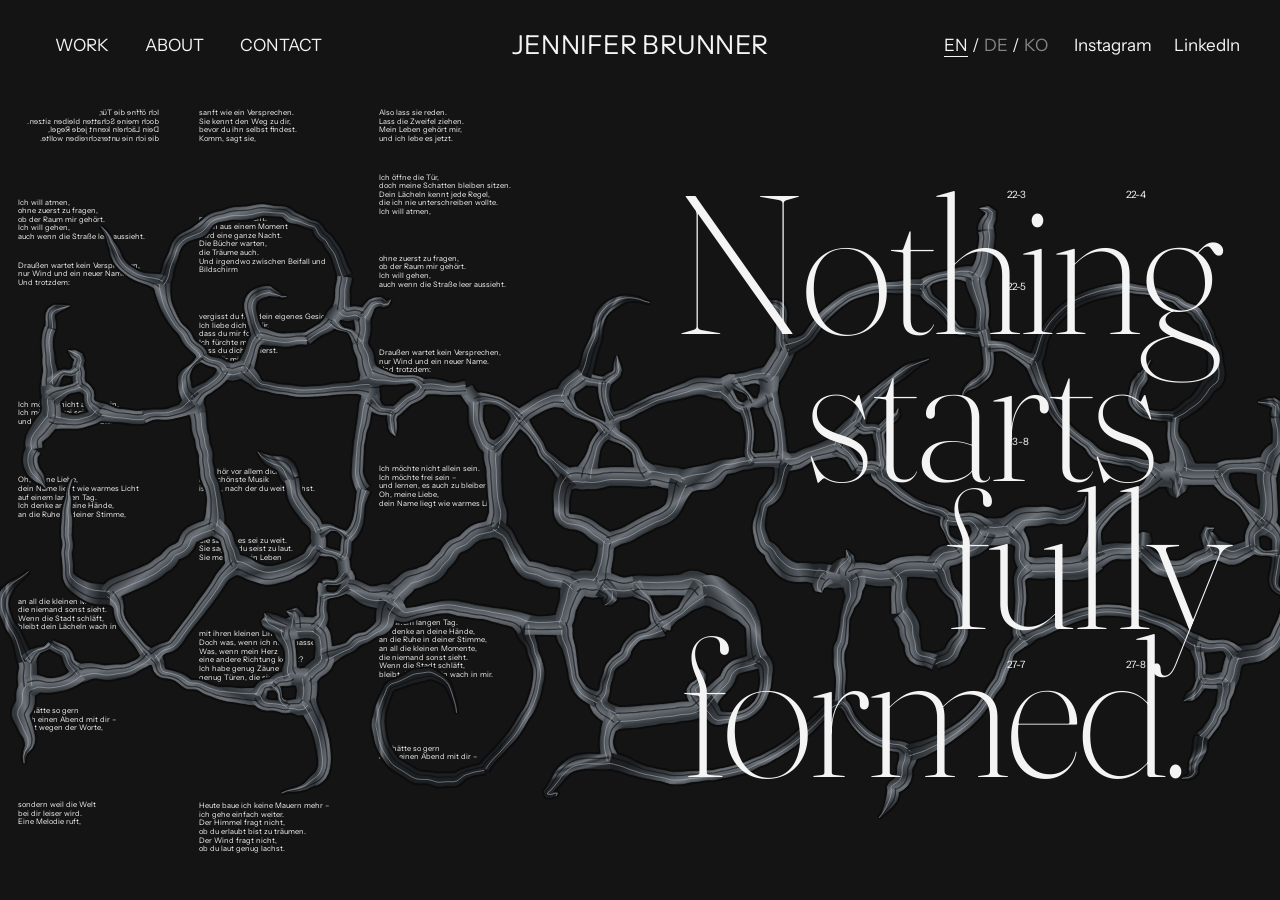
<file: portfoliomitmobile.html>
<!DOCTYPE html>
<html lang="en">
<head>
<meta charset="utf-8">
<meta name="viewport" content="width=device-width, initial-scale=1, viewport-fit=cover">
<title>Jennifer Brunner</title>
<link href="https://fonts.googleapis.com/css2?family=Instrument+Sans:wght@400;500&family=Fraunces:ital,opsz,wght@0,9..144,100..900;1,9..144,100..900&family=Newsreader:opsz,wght@6..72,400&family=Noto+Sans+KR:wght@400;500&family=Noto+Serif+KR:wght@400&display=swap" rel="stylesheet">
<style>:root{color-scheme:light;box-sizing:border-box;padding-top:env(safe-area-inset-top,0px);padding-bottom:env(safe-area-inset-bottom,0px);--sans:"Instrument Sans","Noto Sans KR",Helvetica,Arial,sans-serif;--serif:"Newsreader","Noto Serif KR",Georgia,serif}html{scroll-padding-top:env(safe-area-inset-top,0px)}*,*::before,*::after{box-sizing:inherit}body{margin:0;background:#fff;color:#000;font:17px/1.35 var(--sans)}a{color:inherit;text-decoration:none}a:hover{text-decoration:underline;text-underline-offset:4px}button{font:inherit;color:inherit}main{position:relative;z-index:1}body,header{transition:background-color .4s ease}body.rose,body.rose header{background:#e6c73c}body.rose .send:hover{background:#000;color:#e6c73c}header{position:sticky;top:0;z-index:20;background:#fff}header{display:grid;grid-template-columns:1fr auto 1fr;align-items:center;padding:28px 40px}nav{display:flex;gap:6px}nav a{padding:5px 14px;border:1.5px solid transparent;border-radius:99px}nav a[aria-current=page]{border-color:currentColor}.name{font-size:26px;letter-spacing:.01em;text-transform:uppercase;text-align:left}.soc{display:flex;gap:22px;justify-content:flex-end;align-items:center}.lang button{background:none;border:0;padding:2px 4px;cursor:pointer;opacity:.5}.lang button[aria-pressed=true]{opacity:1;text-decoration:underline;text-underline-offset:5px}main{padding:0 40px 90px}.view{display:none}.view.on{display:block}:focus-visible{outline:2px solid #ff8a3d;outline-offset:2px}.floor{max-width:720px;margin:70px auto 0}.vm{--navy:#1c2b4b;--deep:#121d35;--pale:#e8f0f2;--line:#2c3e63;background:var(--navy);color:#e8f0f2;border-radius:22px 22px 10px 10px;padding:22px 22px 26px}.cab{display:grid;grid-template-columns:1fr 92px;gap:22px}.win{background:var(--pale);border-radius:10px;padding:0 22px 22px;overflow:hidden}.sign{display:flex;align-items:baseline;padding:16px 0 4px;color:var(--navy);font-size:12px;letter-spacing:.24em;text-transform:uppercase}.sign small{margin-left:10px;font:400 11px "Hiragino Sans","Yu Gothic","Noto Sans JP",sans-serif;letter-spacing:.1em;opacity:.6}.rows{display:grid;gap:0}.grid{display:grid;grid-template-columns:repeat(4,1fr);margin-top:6px}.grid .slot{border-bottom:3px solid var(--navy);padding:18px 8px 0}.slot.empty{cursor:default}.slot.e2{display:none}.slot{position:relative;cursor:pointer;display:flex;flex-direction:column}.stage{position:relative;height:clamp(130px,19vw,168px)}.tag{display:flex;align-items:center;justify-content:center;gap:8px;padding:9px 0 12px}.num{font-size:11px;letter-spacing:.12em;color:var(--navy)}.pb{width:12px;height:12px;border-radius:50%;border:1.5px solid var(--navy);background:transparent;padding:0;cursor:pointer;transition:background .2s}.slot:hover .pb,.pb:focus-visible{background:#ff7a45;border-color:#ff7a45}.prod{position:absolute;bottom:0;left:50%;translate:-50% 0;display:flex;flex-direction:column;align-items:center;transition:transform .7s cubic-bezier(.55,0,1,.7),opacity .2s .5s}.slot:hover .prod:not(.drop){transform:translateY(-6px)}.prod.drop{transform:translateY(calc(100% + 60px));opacity:0}.prod .cap{width:36%;height:8%;background:var(--f);border-radius:3px 3px 0 0}.prod .neck{width:30%;height:7%;background:var(--c);opacity:.55}.prod .bd{flex:1;width:100%;background:var(--c);display:grid;place-items:center;overflow:hidden}.bottle{width:50%;height:100%}.bottle .bd{border-radius:38% 38% 10px 10px/18% 18% 10px 10px}.can{width:58%;height:76%}.can .cap,.can .neck{display:none}.can .bd{border-radius:8px;border-top:7px solid var(--f);border-bottom:7px solid var(--f)}.lab{width:100%;padding:8px 2px;text-align:center;background:var(--lb);color:var(--lf);font-size:clamp(8px,1.15vw,11px);font-weight:500;line-height:1.1;letter-spacing:.01em;overflow:hidden}.lab small{display:block;margin-top:2px;font:400 .72em/1.2 "Hiragino Sans","Yu Gothic","Noto Sans JP",sans-serif;white-space:nowrap}.side{display:flex;flex-direction:column;align-items:center;gap:18px;padding-top:4px}.badge{width:76px;height:76px;border-radius:50%;background:#e8483a;color:#fff;display:grid;place-items:center;text-align:center;font-size:11px;line-height:1.15;font-weight:500;letter-spacing:.04em}.lcd{width:76px;height:34px;border-radius:6px;background:var(--deep);color:#ff9a5a;display:grid;place-items:center;font:500 16px/1 ui-monospace,Menlo,Consolas,monospace;letter-spacing:.12em}.slotc{width:40px;height:66px;border-radius:8px;background:var(--line);display:grid;place-items:center}.slotc span{width:5px;height:34px;border-radius:3px;background:var(--deep)}.knob{width:40px;height:40px;border-radius:50%;background:var(--line);display:grid;place-items:center}.knob::after{content:"";width:22px;height:5px;border-radius:3px;background:#f3a64a;transform:rotate(-30deg)}.hint{margin:auto 0 0;font-size:10px;line-height:1.3;text-align:center;color:#9fb0cc;letter-spacing:.04em}.tray{margin-top:22px;height:58px;border-radius:8px;background:var(--deep);display:grid;place-items:center;color:#6f82a6;font-size:11px;letter-spacing:.24em;text-transform:uppercase;transition:color .3s}.tray.on{color:#ff9a5a}@media(max-width:640px){.vm{padding:14px 14px 18px;border-radius:18px 18px 8px 8px}.cab{grid-template-columns:1fr}.win{padding:0 14px 4px}.grid{grid-template-columns:repeat(3,1fr)}.grid .slot{padding:14px 4px 0}.slot.e2{display:block}.stage{height:120px}.bottle{width:58%}.can{width:64%}.lab{font-size:8px!important;letter-spacing:-.02em}.lab small{font-size:7px}.win{padding:0 12px 14px}.side{flex-direction:row;justify-content:space-between;padding:0 4px}.badge{width:56px;height:56px;font-size:9px}.slotc{height:48px;width:34px}.slotc span{height:24px}.hint{display:none}.lab{font-size:9px}}@media(prefers-reduced-motion:reduce){.prod{transition:none}}.cats{grid-column:1/-1;display:none;flex-wrap:wrap;justify-content:center;gap:4px 10px;margin:36px auto 0;max-width:1100px}body.wk .cats{display:flex}.cats a{padding:3px 12px;border:1.5px solid transparent;border-radius:99px;font-size:clamp(16px,1.35vw,21px);transition:opacity .2s}.cats a:hover{text-decoration:underline;text-underline-offset:4px}.cats a{color:#b4b4b4}.cats a:hover{color:#000}.cats a[aria-current]{opacity:1;color:#000;border-color:#000}.mas2{display:flex;flex-direction:column;gap:clamp(70px,10vh,130px);margin-top:clamp(36px,6vh,80px);padding-bottom:14vh}.jrow{display:flex;gap:3vw;width:100%;margin:0 auto;align-items:flex-start}.jrow>div{min-width:0}.vrow .mm{aspect-ratio:16/9!important}.jrow .mm:has(video){aspect-ratio:1.5!important}.jrow .mm:has(video){background:#fff}.jrow .mm video{height:100%;object-fit:contain}@media(max-width:700px){.jrow{flex-direction:column;max-width:none!important}.jrow>div{flex:none!important}}.mas{display:grid;grid-template-columns:repeat(var(--n),minmax(0,1fr));gap:0 clamp(20px,2.6vw,40px);align-items:start;margin-top:clamp(36px,6vh,80px);padding-bottom:12vh}.mcol{display:flex;flex-direction:column;gap:clamp(36px,5vh,64px);min-width:0}.mc{display:block;color:inherit;animation:mcIn .9s cubic-bezier(.2,.7,.2,1) both;animation-delay:var(--d,0s)}.mc:hover{text-decoration:none}@keyframes mcIn{from{opacity:0;transform:translateY(28px)}to{opacity:1;transform:none}}.mm{position:relative;overflow:hidden;background:#f3f3f3;max-width:100%}.mm img,.mm video{display:block;width:100%;height:100%;object-fit:cover;transition:transform 1.2s cubic-bezier(.2,.7,.2,1)}.mph{position:absolute;inset:0;display:grid;place-items:center;font-size:clamp(15px,1.5vw,22px);font-weight:500;text-transform:uppercase;text-align:center;padding:12px;box-sizing:border-box;transition:transform 1.2s cubic-bezier(.2,.7,.2,1)}.mc:hover .mm img,.mc:hover .mm video,.mc:hover .mph{transform:scale(1.04)}.mt{text-align:center;margin-top:16px;font-size:clamp(16px,1.35vw,21px);line-height:1.35}.mt b{display:block;font-weight:400;text-transform:uppercase;letter-spacing:.01em}.mt span{display:block;text-wrap:balance}.mc:hover .mt b{text-decoration:underline;text-underline-offset:4px;text-decoration-thickness:1.5px}.msoon{text-align:center;margin:18vh 0;opacity:.6}@media(prefers-reduced-motion:reduce){.mc{animation:none}.mm img,.mm video,.mph{transition:none}}.proj{max-width:1000px;margin:30px auto 0}.bar{display:flex;justify-content:space-between;margin-bottom:26px}.proj h1{font:inherit;font-size:30px;text-transform:uppercase;text-align:center;margin:28px 0 4px}.meta{text-align:center;margin:0 0 40px}.cards{display:grid;grid-template-columns:repeat(auto-fit,minmax(240px,340px));justify-content:center;gap:44px 40px;margin-top:40px}.card{display:block;text-align:center}.card .t{aspect-ratio:4/5;display:grid;place-items:center;font-size:36px;font-weight:500;line-height:1.05}.card h2{font:inherit;text-transform:uppercase;margin:16px 0 0}.card span{display:block}.hero{aspect-ratio:16/9;display:grid;place-items:center;font-size:clamp(40px,8vw,110px);font-weight:500;line-height:1;text-align:center}.txt{font:400 clamp(24px,2.6vw,34px)/1.3 var(--serif);max-width:820px;margin:0 auto 60px}.imgs{display:grid;grid-template-columns:1fr 1fr;gap:24px}.imgs div{display:grid;place-items:center;font-size:22px;min-height:260px}.imgs .w{grid-column:1/-1;aspect-ratio:2/1}.pn{display:flex;justify-content:space-between;margin-top:60px;font-size:20px}.toolw{margin-top:160px}.gt .bbhero{margin:0 auto;max-width:1100px}.gt .intro{margin-top:56px!important;max-width:1100px;margin-left:auto;margin-right:auto}.gt .toolw{max-width:1200px;margin:120px auto 0}.gt .toolw .lbl2{text-align:center}.gt .toolf{height:820px}.gt .filmw{margin:120px auto 0;max-width:1120px}.gt .filmw .lbl2{text-align:center}.gt .loops{margin:80px auto 0;max-width:none;width:100%;gap:24px}.gt .pn{max-width:1100px;margin-left:auto;margin-right:auto}@media(max-width:800px){.gt .toolw,.gt .filmw{margin-top:80px}.gt .loops{margin-top:40px}}.proj.gt .toolf{height:calc(100svh - var(--hh,90px) - 170px)!important;min-height:420px}.pin.pinc{align-items:center}.pin.pinc .pinr{position:static}.tcta{text-align:left;margin:0 0 22px}.proj .tcta h2{font:inherit;font-size:clamp(28px,3vw,44px);line-height:1.1;margin:0 0 10px!important;text-transform:uppercase;text-align:center}.tcta p{margin:0 auto;text-align:center;max-width:36em;font-size:17px;opacity:.8}.vsi{align-items:center!important}.vsv{display:block;width:100%;max-width:720px;height:auto;justify-self:end}.aftw{margin-top:160px}.aftw img{display:block;width:100%;height:auto;cursor:zoom-in}@media(max-width:800px){.aftw{margin-top:80px}}.filmw{margin-top:160px;max-width:1120px}.filmw .lbl2{margin:0 0 18px}.film{display:block;width:100%;height:auto;aspect-ratio:16/9;background:#111}.loops{display:flex;gap:20px;margin-top:120px;align-items:flex-start;max-width:1120px}.lph{width:100%;height:auto}.loops>div{min-width:0}.loops video{display:block;width:100%;height:auto;background:#eee}@media(max-width:800px){.filmw{margin-top:90px}.loops{gap:8px;margin-top:60px}}.toolw .lbl2{margin:0 0 18px}.toolw{max-width:1120px}.toolf{display:block;width:100%;height:clamp(560px,72vh,780px);border:0;background:#ddd}@media(max-width:800px){.toolw{margin-top:90px}.toolf{height:88vh}}.hvi{align-items:start!important}.hdi{grid-template-columns:minmax(0,1fr) auto!important}.phd{display:block;max-height:calc(100vh - var(--hh,90px) - 160px);width:auto;max-width:100%;cursor:zoom-in;justify-self:end}@media(max-width:800px){.phd{max-height:none;width:100%}}.fsp .intro{margin-top:70px}.look{margin-top:22vh}.lookh{display:flex;align-items:baseline;gap:14px;margin-bottom:8vh}.lookn{font:400 clamp(70px,11vw,170px)/.8 var(--sans);letter-spacing:-.04em}.lookl{font-size:15px;letter-spacing:.2em;text-transform:uppercase;opacity:.55}.fsg{display:grid;grid-template-columns:repeat(12,minmax(0,1fr));column-gap:2vw;align-items:start}.fsf{margin:0;min-width:0}.cur{overflow:hidden;clip-path:inset(0 0 0 0)}.cur img{display:block;width:100%;height:auto;cursor:zoom-in;transition:transform 1.8s cubic-bezier(.2,.7,.2,1)}.fsf .cur{clip-path:inset(0 50% 0 50%);transition:clip-path 1.5s cubic-bezier(.7,0,.2,1)}.fsf .cur img{transform:scale(1.18)}.fsf.on .cur{clip-path:inset(0 0 0 0)}.fsf.on .cur img{transform:scale(1)}.fsf.on .cur:hover img{transform:scale(1.03)}@media(max-width:800px){.fsg{display:flex;flex-direction:column;gap:56px}.fsf{margin-top:0!important;width:86%}.fsf:nth-child(even){align-self:flex-end}.look{margin-top:110px}.lookh{margin-bottom:40px}}@media(prefers-reduced-motion:reduce){.fsf .cur{clip-path:none;transition:none}.fsf .cur img{transform:none;transition:none}}body.bbl,body.bbl header{background:#221f1a;color:#ece2cc}body.bbl{background-image:radial-gradient(60vw 50vh at 72% 0%,rgba(214,160,82,.16),transparent 70%),radial-gradient(40vw 40vh at 8% 40%,rgba(120,124,96,.10),transparent 70%);background-attachment:fixed}body.bbl::after{content:"";position:fixed;inset:0;pointer-events:none;z-index:30;opacity:.10;mix-blend-mode:overlay;background:url("data:image/svg+xml;utf8,<svg xmlns='http://www.w3.org/2000/svg' width='220' height='220'><filter id='n'><feTurbulence type='fractalNoise' baseFrequency='.9' numOctaves='2' stitchTiles='stitch'/></filter><rect width='100%' height='100%' filter='url(%23n)'/></svg>")}body.bbl nav a[aria-current]{border-color:#ece2cc}body.bbl .bb h1{color:#e9c27a}body.bbl .bb .meta,body.bbl .bb .note,body.bbl .bb .vnote,body.bbl .bb .lbl2{color:#b9ad95;opacity:1}body.bbl .bb .ph{background:#2e2a23;color:#7d735f}body.bbl .bb .vid{background:#14120f}.bb .jr{display:flex;gap:20px;align-items:flex-start;margin-top:0}.bb .jr>div{min-width:0}.bb .jr img{display:block;width:100%;height:auto;cursor:zoom-in}.bb .lset{margin-top:200px}@media(max-width:700px){.bb .jr{flex-direction:column}.bb .jr>div{flex:none!important}.bb .lset{margin-top:100px}}.vid{position:relative;aspect-ratio:16/9;background:#111;overflow:hidden}.vid img{position:absolute;inset:0;width:100%;height:100%;object-fit:cover}.vid::after{content:"";position:absolute;inset:0;background:rgba(0,0,0,.18);pointer-events:none}.vid.on::after{display:none}.vid iframe{position:absolute;inset:0;width:100%;height:100%;border:0}.vplay{position:absolute;inset:0;z-index:1;text-shadow:0 1px 6px rgba(0,0,0,.4);display:flex;flex-direction:column;align-items:center;justify-content:center;gap:14px;background:none;border:0;color:#fff;cursor:pointer;font-size:15px;letter-spacing:.08em;text-transform:uppercase}.vplay i{width:68px;height:68px;border-radius:50%;border:1.5px solid #fff;position:relative;transition:background .25s}.vplay i::after{content:"";position:absolute;left:27px;top:22px;border-style:solid;border-width:12px 0 12px 19px;border-color:transparent transparent transparent #fff;transition:border-color .25s}.vplay:hover i{background:#fff}.vplay:hover i::after{border-left-color:#000}.vnote{margin:12px 0 0;font-size:13px;opacity:.6;max-width:560px}.vnote a{text-decoration:underline;text-underline-offset:3px}.ph{background:#f1f1f1;display:grid;place-items:center;color:#9a9a9a;font-size:13px;letter-spacing:.14em;text-transform:uppercase}.ap{display:flex;gap:24px;margin-top:200px}.ap .ph:first-child{aspect-ratio:16/9}.ap .ph:last-child{aspect-ratio:3/4}.bbhero{margin:0 -40px}.bbhero img{display:block;width:100%;height:auto;cursor:zoom-in}.bb .intro{grid-template-columns:minmax(0,1fr) minmax(0,1.55fr);align-items:center;margin-top:140px}.bb .intro>div:first-child{padding-top:0}.bigs{display:grid;gap:0;margin-top:200px}.bigs img{display:block;width:100%;height:auto;cursor:zoom-in}.lbl2{margin:220px 0 18px;font-size:15px;opacity:.7}.exh{display:grid;grid-template-columns:repeat(3,1fr);gap:24px}.exh .ph{aspect-ratio:4/5}@media(max-width:700px){.ap{flex-direction:column;margin-top:110px}.ap .ph{flex:none!important;width:100%}.bigs{margin-top:110px}.bbhero{margin:0 -16px}.bb .intro{margin-top:64px}.lbl2{margin-top:120px}.exh{grid-template-columns:1fr 1fr;gap:12px}}.proj.full{max-width:none}.proj.full .pn{margin-top:260px}.proj.full{padding-bottom:220px}.proj.full h1,.proj.full .meta{text-align:left}.proj.full h1{margin-top:0}.proj.full .meta{margin-bottom:40px}.intro{display:grid;grid-template-columns:minmax(0,1fr) minmax(0,1fr);gap:80px;align-items:start;margin-top:120px}.intro h1{margin-top:0!important}.intro>div:first-child{padding-top:110px}@media(max-width:800px){.intro>div:first-child{padding-top:0}}.phero{display:block;width:100%;height:auto;margin:0}.hbox{position:relative;cursor:pointer}.hpop{position:absolute;left:50%;top:50%;height:100%;width:auto;max-width:100%;object-fit:contain;opacity:0;transform:translate(-50%,-50%) scale(.94);transition:opacity .35s ease,transform .45s cubic-bezier(.2,.7,.2,1);pointer-events:none;box-shadow:0 20px 50px rgba(0,0,0,.18)}.hbox.pop .hpop{opacity:1;transform:translate(-50%,-50%) scale(1)}@media(hover:hover){.hbox:hover .hpop{opacity:1;transform:translate(-50%,-50%) scale(1)}}@media(max-width:800px){.intro{grid-template-columns:1fr;gap:48px;margin-top:64px}}.ptxt{max-width:34em;margin:0;font:400 17px/1.45 var(--sans);hyphens:auto;-webkit-hyphens:auto;text-wrap:pretty}.ptxt p{margin:0 0 1em}.note{max-width:640px;margin:0;opacity:.7;font-size:14px}.lbl{margin:80px 0 16px;opacity:.7;font-size:15px}.car{position:relative;margin-top:200px}.proj .car .ti{--n:4}.proj .car .ti img{max-height:calc(100svh - var(--hh,90px) - 120px);object-fit:cover}.ti img{cursor:zoom-in}.lb{position:fixed;inset:0;z-index:50;display:grid;place-items:center;background:rgba(0,0,0,.88);opacity:0;pointer-events:none;transition:opacity .35s ease;cursor:zoom-out}.lb.on{opacity:1;pointer-events:auto}.lb img{max-width:min(92vw,1100px);max-height:90vh;width:auto;height:auto;transform:scale(.92);transition:transform .45s cubic-bezier(.2,.7,.2,1);box-shadow:0 30px 80px rgba(0,0,0,.5)}.lb.on img{transform:scale(1)}.swipe{display:block;margin:18px 0 0 auto;background:none;border:0;padding:4px 0;font-size:15px;opacity:.7;cursor:pointer}.swipe:hover{opacity:1}.track{display:flex;gap:16px;overflow-x:auto;scroll-snap-type:x mandatory;scrollbar-width:none;cursor:grab;-webkit-overflow-scrolling:touch}.track.drag{cursor:grabbing;scroll-snap-type:none;user-select:none}.track::-webkit-scrollbar{display:none}.ti{--n:3;flex:0 0 calc((100% - (var(--n) - 1)*16px)/var(--n));scroll-snap-align:start;overflow:hidden}.ti img{display:block;width:100%;height:auto;-webkit-user-drag:none}@media(max-width:900px){.ti{--n:2}}@media(max-width:560px){.ti{--n:1.4}}.expo{display:flex;justify-content:center;margin-top:120px}.expo>div{min-width:0}.ex2{flex:1 1 0;display:flex;justify-content:center;min-width:0}.ov{width:min(100%,800px);display:grid;grid-template-columns:repeat(5,minmax(0,1fr));gap:40px 32px}.ov img{display:block;width:100%;height:auto;transition:transform 1.6s cubic-bezier(.25,.6,.2,1)}@media(hover:hover) and (min-width:701px){.ov:hover .r1 img{transform:translateX(calc((var(--i) - 4)*36px))}.ov:hover .r2 img{transform:translateX(calc(var(--i)*36px))}}.rv{opacity:0;transform:translateY(36px);transition:opacity 1s cubic-bezier(.2,.7,.2,1) var(--d,0s),transform 1s cubic-bezier(.2,.7,.2,1) var(--d,0s)}.rv.in{opacity:1;transform:none}@media(prefers-reduced-motion:reduce){.wi{--k:.7!important}.wim img,.hcap{transition:none}.rv{opacity:1;transform:none;transition:none}.ov img{transition:none}.ov:hover img{transform:none}}@media(max-width:700px){.expo{flex-direction:column;align-items:stretch;gap:48px;margin-top:140px}.ex2{flex:none;width:100%}.car{margin-top:120px}.ov{gap:20px 14px}}.about{max-width:1040px;margin:70px auto 0}.lead{font:400 clamp(30px,3.9vw,54px)/1.2 var(--serif);margin:0 0 .5em;letter-spacing:-.01em}.team{border-top:1.5px solid #000;margin-top:70px;padding-top:26px;text-align:center}.cols{display:grid;grid-template-columns:repeat(3,1fr);gap:30px;text-align:left;margin-top:60px}.cols h3{font:inherit;margin:0 0 28px}.cols p{font:400 22px/1 var(--serif);margin:0 0 24px}.cwrap{display:grid;grid-template-columns:minmax(0,1fr) minmax(0,1.35fr);gap:60px;align-content:end;align-items:start;min-height:calc(100svh - var(--hh,90px));padding:28px 0 44px;margin-bottom:-90px;font-size:20px}.cinfo{display:flex;flex-direction:column;gap:6px;align-items:flex-start}.cf{max-width:780px;width:100%;justify-self:end}.cf-h{font:inherit;text-transform:uppercase;margin:0}.cf-sub{margin:0 0 clamp(16px,3vh,30px);max-width:560px}#cform{display:grid;gap:clamp(16px,2.6vh,26px)}.cf-row{display:grid;grid-template-columns:1fr 1fr;gap:clamp(16px,2.6vh,26px) 32px}.fld{display:grid;gap:2px;font:inherit;text-transform:uppercase;color:#000;border:0;padding:0;margin:0;min-width:0}.fld legend{padding:0;margin-bottom:8px}.fld input,.fld textarea{font:inherit;color:#000;text-transform:none;border:0;border-bottom:1.5px solid #000;border-radius:0;padding:4px 0 6px;background:transparent;width:100%;outline:none;transition:border-color .2s}.fld textarea{resize:vertical;min-height:64px;height:clamp(64px,11vh,110px)}.fld input:focus,.fld textarea:focus{border-color:#ff8a3d}.fld.err input,.fld.err textarea{border-color:#d6233a}.kinds{display:flex;flex-wrap:wrap;gap:6px;margin-left:-14px}.kinds legend{margin-left:14px}.kinds legend{width:100%}.kinds label{cursor:pointer;position:relative}.kinds input{position:absolute;left:0;top:0;width:1px;height:1px;margin:0;opacity:0;pointer-events:none}.kinds span{display:inline-block;padding:5px 14px;border:1.5px solid transparent;border-radius:99px;text-transform:none;color:#000;opacity:.5;transition:opacity .2s,border-color .2s}.kinds label:hover span{opacity:1}.kinds input:checked+span{border-color:#000;opacity:1}.kinds input:focus-visible+span{outline:2px solid #ff8a3d;outline-offset:2px}.ok{display:flex;gap:12px;align-items:flex-start;font-size:15px;cursor:pointer;max-width:620px}.ok input{-webkit-appearance:none;appearance:none;margin:3px 0 0;width:16px;height:16px;flex:none;background:transparent;border:1.5px solid #000;border-radius:0;display:grid;place-items:center;cursor:pointer}.ok input::after{content:"";width:8px;height:8px;background:#000;transform:scale(0);transition:transform .15s}.ok input:checked::after{transform:scale(1)}.ok input:focus-visible{outline:2px solid #ff8a3d;outline-offset:2px}.ok.err input{border-color:#d6233a}.ok.err{color:#d6233a}.hp{position:absolute;left:-9999px;width:1px;height:1px;opacity:0}.cf-end{display:flex;align-items:center;gap:26px;flex-wrap:wrap}.send{font:inherit;padding:5px 18px;border:1.5px solid #000;border-radius:99px;background:none;color:#000;cursor:pointer;transition:background .2s,color .2s}.send:hover{background:#000;color:#fff}.send:disabled{opacity:.5;cursor:default}.cf-msg{margin:0;font-size:15px;opacity:.7}@media(max-width:900px){.cwrap{grid-template-columns:1fr;gap:44px;margin-top:30px;margin-bottom:0;min-height:0;padding:0;font-size:18px}.cf{justify-self:start}}@media(max-width:700px){.cf-row{grid-template-columns:1fr}}@media(max-width:900px){.cols{grid-template-columns:1fr;gap:40px}header{grid-template-columns:1fr;gap:8px;padding:14px 16px 12px}.cats{flex-wrap:nowrap!important;overflow-x:auto;justify-content:flex-start!important;scrollbar-width:none;margin:6px -16px 0!important;padding:0 16px}.cats::-webkit-scrollbar{display:none}.cats a{flex:none}.name{order:-1}.soc,nav{justify-content:center}main{padding:0 16px 70px}}@media(max-width:560px){.imgs{grid-template-columns:1fr}}.phc{position:relative;width:100%;height:100%;min-height:100%;background:#ececec;color:#000;font:26px/1 var(--sans);letter-spacing:.01em;text-transform:uppercase}.phc span{position:absolute;right:5%;bottom:5%;text-align:right}.mm .phc,.fe-i .phc{position:absolute;inset:0}.pinr .phc{aspect-ratio:4/5;height:auto}.fe{position:relative;margin:0 -40px}.fe-st{position:sticky;top:var(--hh,90px);height:calc(100svh - var(--hh,90px));overflow:hidden}.fe-i{position:absolute;left:14vw;top:0;transform-origin:0 0;will-change:transform;display:block;background:#f3f3f3}.fe-i img,.fe-i video{display:block;width:100%;height:100%;object-fit:cover}.fe-n{position:absolute;right:40px;bottom:28px;margin:0;padding:0;list-style:none;font-size:13px;line-height:1.45;text-align:left;z-index:200}.fe-n li a{color:#b4b4b4;text-decoration:none}.fe-n li a:hover{color:#000}.fe-n li.on a{color:#000}@media(max-width:800px){.fe{margin:0 -16px}.fe-i{left:16px}.fe-n{right:16px;bottom:16px;font-size:11px}}.mright,.mbtn,.mmenu,.toolopen,.toolov,.fe-cap{display:none}
@media(max-width:900px){
header{display:flex!important;justify-content:center;align-items:center;padding:16px 16px!important;min-height:56px}
header nav,header .soc,header .cats,body.wk .cats{display:none!important}
.name{font-size:18px!important;text-align:center!important;white-space:nowrap}
header{position:sticky!important;top:0}.mright{display:flex;align-items:center;gap:8px;position:absolute;right:16px;top:50%;transform:translateY(-50%);z-index:30}
.lbtn{display:flex;background:none;border:0;padding:4px;color:inherit;cursor:pointer}
.lpop{display:none;position:absolute;right:0;top:calc(100% + 10px);background:#fff;color:#000;border:1px solid #e2e2e2;box-shadow:0 8px 24px rgba(0,0,0,.08);padding:6px 0;min-width:140px}.lpop.on{display:block}
.lpop .lang{display:flex;flex-direction:column}.lpop .lang button{background:none;border:0;padding:10px 16px;font:inherit;font-size:15px;text-align:left;color:#000}.lpop .lang button[aria-pressed="true"]{text-decoration:underline;text-underline-offset:4px}
.mbtn{display:flex;flex-direction:column;justify-content:center;gap:6px;width:26px;height:26px;background:none;border:0;padding:0;font:inherit;font-size:13px;letter-spacing:.06em;text-transform:uppercase;color:inherit;cursor:pointer}
.mmenu{display:flex;position:fixed;inset:0;z-index:15;flex-direction:column;justify-content:space-between;padding:110px 16px 28px;background:#fff;color:#000;opacity:0;visibility:hidden;transition:opacity .3s,visibility 0s linear .3s}
body.mopen .mmenu{opacity:1;visibility:visible;transition:opacity .3s}
body.mopen{overflow:hidden}body.mopen header{background:#fff!important;color:#000!important}body.mopen header a{color:#000!important}
.mm-nav{display:flex;flex-direction:column;gap:10px}.mbtn i{display:block;height:1.5px;width:22px;margin-left:2px;background:currentColor;transition:transform .25s}body.mopen .mbtn i:first-child{transform:translateY(3.75px) rotate(45deg)}body.mopen .mbtn i:last-child{transform:translateY(-3.75px) rotate(-45deg)}
.mm-nav a{border:0!important;padding:0!important;border-radius:0!important;font-size:44px;line-height:1.05;text-transform:uppercase;text-decoration:none}
.mm-nav a[aria-current]{text-decoration:underline;text-underline-offset:6px;text-decoration-thickness:2px}
.mm-foot{display:flex;flex-wrap:wrap;gap:12px 24px;align-items:center;font-size:17px}.mm-foot a{text-decoration:none}
.mm-foot .lang button{background:none;border:0;padding:0 2px;font:inherit;color:#9a9a9a}.mm-foot .lang button[aria-pressed="true"]{color:#000;text-decoration:underline}
/* Work All */
.fe-i{left:16px!important}.fe-n{display:none}
.fe-cap{display:block;position:absolute;left:0;right:0;bottom:0;padding:10px 16px 16px;background:#fff;margin:0;text-align:center;font-size:15px;line-height:1.35;z-index:300;pointer-events:none}
.fe-cap b{display:block;font-weight:400;text-transform:uppercase}.fe-cap span{opacity:.6;font-size:13px}
/* Kategorie: zwei Spalten */
.jrow{flex-direction:row!important;flex-wrap:wrap;gap:24px 12px!important;max-width:none!important}.jrow>div{flex:0 0 calc(50% - 6px)!important}.mt{font-size:13px}.mas2{gap:24px!important}
/* Projekte */
.pin{grid-template-columns:1fr!important;gap:28px!important;margin:10px 0 70px!important}.pinr{order:-1;position:static!important}
.proj .pin h1{font-size:24px;margin:0 0 22px!important}
.pcols{gap:28px}.pdl{display:grid;grid-template-columns:auto 1fr;gap:6px 18px;font-size:15px}.pdl dd{margin:0}
.ptxt{font-size:16px}
.bb .jr,.bb .bbst{flex-direction:row!important;overflow-x:auto;scroll-snap-type:x mandatory;scrollbar-width:none;gap:10px;margin-left:-16px;margin-right:-16px;padding:0 16px}
.bb .jr::-webkit-scrollbar{display:none}.bb .jr>div{flex:0 0 78%!important;scroll-snap-align:start}
.bbsl .bbslt img{height:56vh}
.bb2{grid-template-columns:1fr!important}
.ov{grid-template-columns:repeat(5,minmax(0,1fr));gap:12px 8px!important}
.ov.on .r1 img{transform:translateX(calc((var(--i) - 4)*8px))}.ov.on .r2 img{transform:translateX(calc(var(--i)*8px))}
.proj .car .ti{--n:1.3}
/* Tool */
.proj.gt .toolf{display:none}.tcta{text-align:center}.proj .tcta h2{text-align:center;font-size:28px}
.toolopen{display:block;margin:18px auto 0;padding:12px 26px;border:1.5px solid #000;border-radius:99px;background:#000;color:#fff;font:inherit;font-size:16px;text-transform:uppercase;letter-spacing:.04em}
.toolov{display:block;position:fixed;inset:0;z-index:50;background:#f1f1f1;transform:translateY(100%);transition:transform .35s cubic-bezier(.3,.7,.2,1)}
.toolov.on{transform:none}.toolov iframe{position:absolute;inset:44px 0 0;width:100%;height:calc(100% - 44px);border:0}
.toolx{position:absolute;top:0;left:0;right:0;height:44px;background:#fff;border:0;border-bottom:1px solid #e6e6e6;font:inherit;font-size:14px;text-transform:uppercase;letter-spacing:.06em;text-align:right;padding:0 16px}
body.toolon{overflow:hidden}
/* About */
#atype.atype{grid-template-columns:1fr!important;gap:56px!important;margin:16px 0 0!important}.aport{width:100%!important;position:relative!important;left:auto!important;top:auto!important;transform:none!important}
.aintro p{font-size:20px}
/* Kontakt */
.cinfo a{display:block;width:100%;padding:14px 16px;border:1.5px solid #000;border-radius:99px;text-align:center;text-decoration:none;font-size:16px}
.cinfo{gap:10px!important;align-items:stretch!important;width:100%}
.fld input,.fld textarea{font-size:16px}
}
.pin{display:grid;grid-template-columns:minmax(0,1.35fr) minmax(0,1fr);gap:clamp(32px,5vw,80px);align-items:start;margin:30px 0 110px;font-family:var(--sans);text-align:left}.pcnt{margin:0 0 20px;font-size:14px;letter-spacing:.08em}.proj .pin h1{font:inherit;font-size:30px;line-height:1.1;text-transform:uppercase;text-align:left;margin:0 0 56px!important}.pcols{display:grid;grid-template-columns:minmax(0,1.2fr) minmax(0,1fr);gap:40px;align-items:start}.pdl{margin:0;font-size:17px;line-height:1.35}.pdl dt{text-transform:uppercase;letter-spacing:.02em}.pdl dd{margin:3px 0 22px}.pdl a{text-decoration:underline;text-underline-offset:4px;text-decoration-thickness:1px}.pinr{position:sticky;top:calc(var(--hh,90px) + 24px)}.pinr>img,.pinr>video,.pinr .phero{display:block;width:100%;height:auto;max-height:calc(100svh - var(--hh,90px) - 48px);object-fit:contain;object-position:right top}.pinr .zoom{cursor:zoom-in}.pinr .hero{aspect-ratio:4/5;display:flex;align-items:center;justify-content:center}.trw{max-width:900px;margin:0 0 110px}@media(max-width:1150px){.pcols{grid-template-columns:1fr}}@media(max-width:800px){.pin{grid-template-columns:1fr}.pinr{position:static}.pinr>img,.pinr>video,.pinr .phero{max-height:none}}body.home,body.home header{background:#141414;color:#f4f4f4}body.home header a{color:#f4f4f4}#home{position:relative;height:calc(100svh - var(--hh,90px));min-height:420px;margin:0 -40px -90px;overflow:hidden;background:#141414}#home svg,#hwave,#hvine{position:absolute;inset:0;width:100%;height:100%;display:block;pointer-events:none}#htx text{font-family:"Fraunces",Georgia,serif;font-variation-settings:"opsz" 144,"wght" 170,"SOFT" 0,"WONK" 0;font-weight:170;letter-spacing:-.02em;fill:#f4f4f4;pointer-events:bounding-box;cursor:default;transform-box:fill-box;transform-origin:50% 100%}#htx text.up{animation:hup .7s cubic-bezier(.3,.7,.3,1)}#hnm text{font-family:var(--sans);fill:#f4f4f4;transform-box:fill-box;transform-origin:50% 50%}#hnm text.spin{animation:hspin .8s cubic-bezier(.5,0,.3,1)}#hbg{position:absolute;top:0;bottom:0;left:0;right:calc(var(--hside,55vw) + 3vw);columns:3;column-gap:40px;column-fill:auto;padding:18px 18px;font:7.5px/1.15 var(--sans);color:#f4f4f4;overflow:hidden;pointer-events:none}#hbg p{margin:0;break-inside:avoid}#hbg{filter:blur(.7px)}#hbg p.m{transform:scaleX(-1)}#hvine{z-index:3}#home svg{z-index:4}@media(max-width:900px){#home{margin:0 -16px -90px}#hbg{right:0;columns:2;column-gap:24px}}.bb2{display:grid;grid-template-columns:minmax(0,1fr) minmax(0,1fr);gap:clamp(24px,3vw,48px);align-items:center;margin:0 0 clamp(60px,8vw,120px)}.bb2 img.zoom{display:block;width:100%;height:auto;cursor:zoom-in}.bbid{align-items:center}.idw{padding:70px 10px 20px}.bb .pinr{position:static;padding-top:calc(14px * 1.35 + 20px + 33px + 56px - 70px)}.bbtr{align-items:start;margin-bottom:clamp(60px,8vw,110px)}.bbtr img.zoom,.bbtr .vid{aspect-ratio:16/9;width:100%;height:auto;object-fit:cover}.bbtr .vid img{width:100%;height:100%;object-fit:cover}.idsw{position:relative;transform-origin:22% -40px;animation:idsw 5.5s ease-in-out infinite}.idsw img{display:block;width:100%;height:auto;cursor:zoom-in;filter:drop-shadow(0 18px 22px rgba(0,0,0,.45))}.clip{position:absolute;left:19%;top:-62px;width:34px;height:auto;z-index:2;filter:drop-shadow(0 2px 2px rgba(0,0,0,.5))}@keyframes idsw{0%,100%{transform:rotate(-2.2deg)}50%{transform:rotate(2deg)}}@media(prefers-reduced-motion:reduce){.idsw{animation:none}}.bbl2{margin:0 0 22px!important;text-align:left}.bbby{display:block;margin-top:6px;opacity:.7;font-size:.85em;text-transform:none}.bb .jr{margin-bottom:clamp(60px,8vw,120px)}.bb .bigs{margin:0 0 clamp(60px,8vw,120px)}.bbsl{margin:0 0 clamp(60px,8vw,120px)}.bbslt{display:flex;gap:14px;overflow-x:auto;scroll-snap-type:x mandatory;scrollbar-width:none;cursor:grab}.bbslt::-webkit-scrollbar{display:none}.bbslt img{flex:none;height:min(72vh,calc((100vw - 80px - 28px) / 3 / .707));width:auto;scroll-snap-align:start;display:block}.bbslh{margin:12px 0 0;text-align:right;font-size:13px;opacity:.7}.bbst .pap{background:#efe3c8;padding:clamp(14px,2vw,30px)}.bbst .pap{display:flex;align-items:center;justify-content:center}.bbst .pap img{object-fit:contain;width:100%;height:auto}@media(max-width:800px){.bb2{grid-template-columns:1fr}}.cvw{display:flex;flex-direction:column;align-items:center;gap:40px;margin:150px auto 60px}.cvc{display:block;width:min(860px,92vw);aspect-ratio:4/3;padding:0;border:0;background:none;perspective:2200px;cursor:pointer}.cvi{position:relative;display:block;width:100%;height:100%;transform-style:preserve-3d;transition:transform .9s cubic-bezier(.3,.7,.2,1)}.cvi img{position:absolute;inset:0;width:100%;height:100%;object-fit:cover;backface-visibility:hidden;-webkit-backface-visibility:hidden;box-shadow:0 1px 0 rgba(0,0,0,.06)}.cvb{transform:rotateY(180deg);background:#fff;outline:1px solid #e2e2e2}@media(hover:hover){.cvc:hover .cvi{transform:rotateY(180deg)}}.cvc.on .cvi{transform:rotateY(180deg)}.cvdl{display:flex;gap:26px;align-items:center;font:17px var(--sans);text-transform:uppercase}.cvdl a{padding:5px 18px;border:1.5px solid #000;border-radius:99px;text-decoration:none}.cvdl a:hover{background:#000;color:#fff;text-decoration:none}.cv{margin:150px 0 40px;font-family:var(--sans);text-align:left}.cv h2{font:inherit;font-size:30px;text-transform:uppercase;margin:0 0 80px}.cv h3{font:inherit;font-size:24px;text-transform:uppercase;margin:0 0 36px}.cvs{margin:0 0 110px}.cvr{display:grid;grid-template-columns:minmax(0,1fr) minmax(0,2.6fr);gap:40px;border-top:1px solid #d4d4d4;padding:30px 0 34px}.cvd{font-size:15px;text-transform:uppercase;letter-spacing:.02em;padding-top:4px}.cvt,.cvo{margin:0;font-size:22px;line-height:1.3}.cvp{margin:12px 0 0;font-size:15px}@media(max-width:800px){.cvr{grid-template-columns:1fr;gap:10px}.cv h2{margin-bottom:50px}.cvs{margin-bottom:70px}}#atype.atype{display:grid;grid-template-columns:auto minmax(0,1fr);align-items:end;gap:clamp(40px,8vw,140px);height:auto;min-height:0;margin:70px 0 0;padding:0}.aintro p{margin:0;max-width:24em;font:400 clamp(22px,2.1vw,30px)/1.3 var(--sans);text-align:left}@media(max-width:900px){#atype.atype{grid-template-columns:1fr;gap:36px;margin:30px 0 0}}.aport{position:relative;width:min(24vw,44vh);aspect-ratio:1405/1987;background:#efefef}.aport img{display:block;width:100%;height:100%;object-fit:cover}.acred{position:absolute;left:0;top:100%;margin:10px 0 0;font:13px/1.3 var(--sans);color:#000}@media(max-width:900px){.aport{width:70%}}.atype{position:relative;height:calc(100svh - var(--hh,90px));min-height:420px;margin:0 -40px}.atype svg{position:absolute;inset:0;width:100%;height:100%;display:block;pointer-events:none}#atx text{font-family:"Fraunces",Georgia,serif;font-variation-settings:"opsz" 144,"wght" 170,"SOFT" 0,"WONK" 0;font-weight:170;letter-spacing:-.02em;fill:#000;pointer-events:bounding-box;cursor:default;transform-box:fill-box;transform-origin:50% 100%}#atx text.up{animation:hup .7s cubic-bezier(.3,.7,.3,1)}@keyframes hup{0%{transform:translateY(0)}35%{transform:translateY(-6%)}100%{transform:translateY(0)}}#anm text{font-family:var(--sans);fill:#000;transform-box:fill-box;transform-origin:50% 50%}#anm text.spin{animation:hspin .8s cubic-bezier(.5,0,.3,1)}@keyframes hspin{to{transform:rotate(360deg)}}.sr{position:absolute;width:1px;height:1px;overflow:hidden;clip:rect(0 0 0 0)}@media(max-width:900px){#home{margin:0 -16px -90px;padding:0 8px 60px}.mq{margin-left:-8px;margin-right:-8px}.atype{margin:0 -16px;height:min(100vw,80svh)}}</style>
<script>
/* Lose Dateien: alle Bilder/Videos liegen direkt neben der index.html.
   Falls eine Datei doch in einem Unterordner liegt, wird sie dort automatisch gesucht. */
(()=>{const D=["fs/","im/","media/","media/fs/","media/im/"];
 document.addEventListener("error",e=>{const el=e.target;if(!el||!/^(IMG|VIDEO|SOURCE)$/.test(el.tagName))return;
  const a=el.getAttribute("src");if(!a||/^(https?:|data:|blob:)/.test(a))return;
  const name=a.split("/").pop(),k=+(el.dataset.fb||0);if(k>=D.length)return;el.dataset.fb=k+1;el.setAttribute("src",D[k]+name)},true);})();
</script>
</head>
<body>
<header>
  <nav id="nav"><a href="#work" data-t="nWork"></a><a href="#about" data-t="nAbout"></a><a href="#contact" data-t="nContact"></a></nav>
  <a class="name" href="#home">Jennifer Brunner</a>
  <div class="soc"><span class="lang"><button data-l="en">EN</button>/<button data-l="de">DE</button>/<button data-l="ko">KO</button></span><a href="https://www.instagram.com/jenniebrnr/" target="_blank" rel="noopener">Instagram</a><a href="https://www.linkedin.com/in/jennifer-brunner-407449442/" target="_blank" rel="noopener">LinkedIn</a></div>
  <div class="cats" id="cats"></div>
  <div class="mright"><button class="lbtn" id="lbtn" type="button" aria-label="Language" aria-expanded="false"><svg viewBox="0 0 24 24" width="20" height="20" fill="none" stroke="currentColor" stroke-width="1.4"><circle cx="12" cy="12" r="9.5"/><path d="M2.5 12h19M12 2.5c2.8 2.6 4.2 5.8 4.2 9.5s-1.4 6.9-4.2 9.5M12 2.5C9.2 5.1 7.8 8.3 7.8 12s1.4 6.9 4.2 9.5"/></svg></button><button class="mbtn" id="mbtn" type="button" aria-label="Menu" aria-expanded="false" aria-controls="mmenu"><i></i><i></i></button><div class="lpop" id="lpop"><span class="lang"><button data-l="en">English</button><button data-l="de">Deutsch</button><button data-l="ko">한국어</button></span></div></div>
</header>
<div class="mmenu" id="mmenu" aria-hidden="true">
  <nav class="mm-nav"><a href="#work" data-t="nWork"></a><a href="#about" data-t="nAbout"></a><a href="#contact" data-t="nContact"></a><a href="https://www.instagram.com/jenniebrnr/" target="_blank" rel="noopener">Instagram</a><a href="https://www.linkedin.com/in/jennifer-brunner-407449442/" target="_blank" rel="noopener">LinkedIn</a></nav>
  
</div>
<div class="toolov" id="toolov" aria-hidden="true"><button type="button" class="toolx" id="toolx">Close ✕</button><iframe title="Tool" id="toolfr"></iframe></div>
<main>
<section id="home" class="view">
  <h1 class="sr">Nothing starts fully formed.</h1>
  <div id="hbg" aria-hidden="true"></div>
  <canvas id="hwave" aria-hidden="true" hidden></canvas>
  <svg aria-hidden="true"><g id="htx"></g><g id="hnm"></g></svg>
  <canvas id="hvine" aria-hidden="true"></canvas>
</section>
<section id="work" class="view">
  <div class="slides" id="stream"></div>
</section>
<section id="cat" class="view"></section>
<section id="project" class="view"></section>
<section id="about" class="view">
  <div class="atype" id="atype"><div class="aport"><img src="portrait.jpg" alt="Portrait of Jennifer Brunner"><p class="acred">Shot by Leonie Krüger</p></div><div class="aintro"><p data-t="ai"></p></div><svg aria-hidden="true" style="display:none"><g id="atx"></g><g id="anm"></g></svg></div>
  <div class="about">
        <div class="team"><div data-t="svc"></div>
      <div class="cols"><div data-t="s1"></div><div data-t="s2"></div><div data-t="s3"></div></div></div>
  </div>
  <div class="cvw">
    
    <button class="cvc" type="button" aria-label="CV English"><span class="cvi"><img class="cvf" src="cv-en-front.jpg" alt="CV English" loading="lazy"><img class="cvb" src="cv-en.jpg?v=3" alt="CV English" loading="lazy"></span></button>
    <button class="cvc" type="button" aria-label="CV Deutsch"><span class="cvi"><img class="cvf" src="cv-de-front.jpg" alt="CV Deutsch" loading="lazy"><img class="cvb" src="cv-de.jpg?v=3" alt="CV Deutsch" loading="lazy"></span></button>
    <div class="cvdl"><span data-t="cvDl"></span><a href="cv-en.pdf?v=3" download="Jennifer-Brunner-CV-English.pdf">English</a><a href="cv-de.pdf?v=3" download="Jennifer-Brunner-CV-Deutsch.pdf">Deutsch</a></div>
  </div>
</section>
<section id="contact" class="view">
  <div class="cwrap">
  <div class="cinfo">
    <a href="mailto:j.brunner7@web.de">j.brunner7@web.de</a>
    <a href="tel:+4915901636600">+49 1590 163 6600</a>
  </div>
  <div class="cf">
    <p class="cf-sub" data-t="cSub"></p>
    <form id="cform" novalidate>
      <div class="cf-row">
        <label class="fld"><span data-t="fName"></span><input name="name" autocomplete="name" required></label>
        <label class="fld"><span data-t="fMail"></span><input name="email" type="email" autocomplete="email" required></label>
      </div>
      <div class="cf-row">
        <label class="fld"><span data-t="fFrom"></span><input name="herkunft" autocomplete="address-level2" required></label>
        <label class="fld"><span data-t="fOrg"></span><input name="organisation" autocomplete="organization"></label>
      </div>
      <label class="fld"><span data-t="fMsg"></span><textarea name="anliegen" rows="6" required></textarea></label>
      <label class="ok"><input type="checkbox" name="einverstanden" required><span data-t="fOk"></span></label>
      <input type="text" name="_honey" class="hp" tabindex="-1" autocomplete="off" aria-hidden="true">
      <div class="cf-end"><button type="submit" class="send" data-t="fSend"></button><p class="cf-msg" id="cmsg" aria-live="polite"></p></div>
    </form>
  </div>
  </div>
</section>
</main>
<div class="lb" id="lb" role="dialog" aria-modal="true" aria-hidden="true"><img alt=""></div>
<script>
/* About: Typo mit Zahlen (schwarz auf weiß). Schrift hebt sich beim Hovern kurz, Zahlen drehen sich nacheinander. */
(()=>{
 const box=document.getElementById('atype'),TX=document.getElementById('atx'),NM=document.getElementById('anm');
 const NS='http://www.w3.org/2000/svg',mk=(g,t)=>g.appendChild(document.createElementNS(NS,t));
 const LINES=[["Hel",.93,.27],["lo,",.945,.41],["I'm",.84,.55],["Jen",.925,.69],["nie.",.86,.83]],FS=.30;
 const NUMS=[["22-3",.648,.078],["22-4",.818,.078],["22-5",.648,.208],["23-8",.648,.428],["27-7",.648,.745],["27-8",.818,.745]];
 const tx=LINES.map(l=>{const e=mk(TX,'text');e.textContent=l[0];e.setAttribute('text-anchor','end');
   e.addEventListener('mouseenter',()=>{if(e.classList.contains('up'))return;e.classList.add('up');e.addEventListener('animationend',()=>e.classList.remove('up'),{once:true})});return e});
 const nm=NUMS.map(n=>{const e=mk(NM,'text');e.textContent=n[0];return e});
 function layout(){
  const W=box.clientWidth||innerWidth,H=box.clientHeight||innerHeight;
  const side=innerWidth<900?Math.min(W,H):Math.min(W*.55,H),x0=W-side-(innerWidth<900?0:W*.02),y0=(H-side)/2;box.style.setProperty('--hside',(side+W*.02)+'px');
  tx.forEach((e,i)=>{e.setAttribute('x',x0+LINES[i][1]*side);e.setAttribute('y',y0+LINES[i][2]*side);e.setAttribute('font-size',FS*side)});
  nm.forEach((e,i)=>{e.setAttribute('x',x0+NUMS[i][1]*side);e.setAttribute('y',y0+NUMS[i][2]*side);e.setAttribute('font-size',Math.max(10,.012*side))});
 }
 let ni=0,iv=0;
 function spinNext(){const e=nm[ni];e.classList.remove('spin');void e.getBBox();e.classList.add('spin');ni=(ni+1)%nm.length}
 addEventListener('resize',()=>{if(iv)layout()});
 window.ABOUT={start(){if(iv)return;layout();requestAnimationFrame(layout);iv=setInterval(spinNext,1000)},stop(){clearInterval(iv);iv=0}};
})();

/* Startseite: Fließtext-Blöcke im Hintergrund (Platzhalter, später ersetzen) + silberne Ranken, die sich ganz langsam bewegen */
/* Hintergrundtexte: hier eigene Texte einfügen (eine Zeile = ein Vers). Sie werden in zufällig lange Absätze mit unterschiedlichen Lücken aufgeteilt. */
const HOME_BG_TEXTS=[
`Ich öffne die Tür,
doch meine Schatten bleiben sitzen.
Dein Lächeln kennt jede Regel,
die ich nie unterschreiben wollte.
Ich will atmen,
ohne zuerst zu fragen,
ob der Raum mir gehört.
Ich will gehen,
auch wenn die Straße leer aussieht.
Draußen wartet kein Versprechen,
nur Wind und ein neuer Name.
Und trotzdem:
Ich möchte nicht allein sein.
Ich möchte frei sein –
und lernen, es auch zu bleiben.`,
`Oh, meine Liebe,
dein Name liegt wie warmes Licht
auf einem langen Tag.
Ich denke an deine Hände,
an die Ruhe in deiner Stimme,
an all die kleinen Momente,
die niemand sonst sieht.
Wenn die Stadt schläft,
bleibt dein Lächeln wach in mir.
Ich hätte so gern
noch einen Abend mit dir –
nicht wegen der Worte,
sondern weil die Welt
bei dir leiser wird.`,
`Eine Melodie ruft,
sanft wie ein Versprechen.
Sie kennt den Weg zu dir,
bevor du ihn selbst findest.
Komm, sagt sie,
nur einen Moment.
Doch aus einem Moment
wird eine ganze Nacht.
Die Bücher warten,
die Träume auch.
Und irgendwo zwischen Beifall und Bildschirm
vergisst du fast dein eigenes Gesicht.
Ich liebe dich dafür,
dass du mir folgst.
Ich fürchte mich davor,
dass du dich verlierst.
Also hör mich,
aber hör vor allem dich:
Die schönste Musik
ist die, nach der du weitergehst.`,
`Sie sagen, es sei zu weit.
Sie sagen, du seist zu laut.
Sie messen dein Leben
mit ihren kleinen Linealen.
Doch was, wenn ich nicht passe?
Was, wenn mein Herz
eine andere Richtung kennt?
Ich habe genug Zäune gesehen,
genug Türen, die sich schließen.
Heute baue ich keine Mauern mehr –
ich gehe einfach weiter.
Der Himmel fragt nicht,
ob du erlaubt bist zu träumen.
Der Wind fragt nicht,
ob du laut genug lachst.
Also lass sie reden.
Lass die Zweifel ziehen.
Mein Leben gehört mir,
und ich lebe es jetzt.`
];
(()=>{
 const bg=document.getElementById('hbg');
 const RR=(a,b)=>a+Math.random()*(b-a),LN=HOME_BG_TEXTS.flatMap(t=>t.split(/\n/).map(x=>x.trim()).filter(Boolean)),PP=[];
 for(let i=0,k=0;PP.length<70&&LN.length;k++){const n=Math.round(RR(2,7)),ch=[];for(let j=0;j<n;j++)ch.push(LN[(i+j)%LN.length]);i+=n;PP.push(ch.join("<br>"))}
 bg.innerHTML=PP.map(t=>`<p class="${Math.random()<.14?"m":""}" style="margin:0 0 ${Math.round(RR(6,120))}px">${t}</p>`).join("");
})();
/* Silberne Tentakel-Ranken (nachgezeichnet), bewegen sich ganz langsam */

const VP={"ar":2.1013513513513513,"s":[{"p":[[0.7122,0.1712],[0.7139,0.1759],[0.7152,0.1802],[0.7166,0.1841],[0.7183,0.1873],[0.7203,0.1899],[0.7224,0.1924],[0.7245,0.1955],[0.7266,0.1994],[0.729,0.205],[0.7308,0.2095],[0.7323,0.214],[0.7334,0.2185],[0.7342,0.223],[0.7349,0.2275],[0.7357,0.232],[0.7369,0.2361],[0.7391,0.24],[0.7412,0.2416],[0.7433,0.2421],[0.7454,0.2421],[0.7476,0.2424],[0.7497,0.2429],[0.7519,0.2432],[0.754,0.2423],[0.7567,0.2387]],"w":[0.00774,0.00712,0.00631,0.00572,0.00531,0.00504,0.00495,0.00492,0.00478,0.00457,0.00443,0.00433,0.00432,0.00441,0.00448,0.00467,0.00475,0.00449,0.00419,0.00384,0.00364,0.00374,0.00416,0.00488,0.00574,0.00656],"e":[false,false]},{"p":[[0.7015,0.9065],[0.6992,0.9019],[0.6972,0.8986],[0.6951,0.8963],[0.6929,0.8952],[0.6908,0.8945],[0.6886,0.8932],[0.686,0.8909],[0.6838,0.8891],[0.6817,0.8875],[0.6795,0.8857],[0.6774,0.8833],[0.6752,0.8809],[0.6726,0.8775],[0.6704,0.8742],[0.6683,0.8703],[0.6661,0.866],[0.6641,0.8615],[0.6622,0.857],[0.6602,0.8514],[0.6588,0.8468],[0.6576,0.8423],[0.6565,0.8378],[0.6552,0.8338],[0.6536,0.8303],[0.6511,0.8266]],"w":[0.00929,0.00826,0.00711,0.00633,0.00607,0.00609,0.00594,0.00557,0.00528,0.00517,0.00511,0.00502,0.00494,0.00489,0.00491,0.00491,0.00484,0.00469,0.00449,0.0042,0.0042,0.0043,0.00456,0.00482,0.00515,0.00549],"e":[false,false]},{"p":[[0.6956,0.6847],[0.6956,0.6799],[0.6954,0.6757],[0.6952,0.67],[0.6951,0.6655],[0.6951,0.6599],[0.6951,0.6554],[0.6951,0.6509],[0.6951,0.6453],[0.6949,0.6408],[0.694,0.6351],[0.6926,0.6307],[0.6902,0.625]],"w":[0.0104,0.01007,0.00957,0.00889,0.00854,0.00843,0.00842,0.00844,0.00855,0.00891,0.01017,0.01146,0.0129],"e":[false,false]},{"p":[[0.5472,0.8277],[0.5449,0.8229],[0.5423,0.8176],[0.5403,0.8131],[0.5388,0.8074],[0.5383,0.8029],[0.5388,0.7973],[0.5392,0.7928],[0.5395,0.7872],[0.5397,0.7827],[0.5398,0.777],[0.5404,0.7726],[0.5418,0.7669]],"w":[0.01284,0.01185,0.0102,0.00886,0.00747,0.00654,0.00556,0.00498,0.00452,0.00429,0.00432,0.0045,0.00482],"e":[false,true]},{"p":[[0.313,0.6622],[0.3148,0.6574],[0.3163,0.6532],[0.3178,0.6489],[0.3196,0.6454],[0.3212,0.642],[0.3227,0.6386],[0.3241,0.6348],[0.3259,0.6318],[0.328,0.6299],[0.3301,0.6289],[0.3323,0.6279],[0.3344,0.6265],[0.3365,0.6248],[0.3392,0.6232],[0.3414,0.6221],[0.3435,0.6207],[0.3456,0.6181],[0.3475,0.6146],[0.3493,0.6104],[0.3511,0.6065],[0.3532,0.6031],[0.3551,0.5996],[0.3566,0.5956],[0.3579,0.5912],[0.3594,0.5871],[0.3612,0.5836],[0.3639,0.5806],[0.366,0.5789],[0.368,0.5768],[0.3698,0.5738],[0.3716,0.57],[0.3735,0.5658],[0.3757,0.5623],[0.3778,0.5596],[0.38,0.5579],[0.3821,0.5567],[0.3842,0.5555],[0.3864,0.5541],[0.3885,0.5523],[0.3912,0.5495]],"w":[0.01439,0.01381,0.01299,0.0124,0.01215,0.01193,0.01193,0.01166,0.01139,0.01121,0.01106,0.01095,0.0107,0.01064,0.01056,0.01078,0.01101,0.01106,0.01097,0.01077,0.01045,0.01034,0.0103,0.01035,0.01025,0.00985,0.00944,0.00888,0.00887,0.00899,0.00918,0.00921,0.00929,0.00941,0.0095,0.00953,0.00958,0.00966,0.00996,0.01047,0.01108],"e":[false,false]},{"p":[[0.9062,0.4617],[0.9041,0.464],[0.9019,0.4662]],"w":[0.01675,0.01697,0.01718],"e":[false,false]},{"p":[[0.2144,0.2489],[0.213,0.2441],[0.2121,0.2399],[0.2114,0.2354],[0.2109,0.2309],[0.2104,0.2264],[0.2102,0.2207],[0.21,0.2162],[0.2097,0.2117],[0.2093,0.2072],[0.209,0.2027],[0.2088,0.1982],[0.209,0.1926],[0.2093,0.1881],[0.2099,0.1836],[0.2109,0.1791],[0.212,0.1745],[0.2132,0.17],[0.2151,0.1646],[0.217,0.1609],[0.2192,0.1577],[0.2213,0.1548],[0.2234,0.1525],[0.2262,0.1498]],"w":[0.00836,0.00773,0.00699,0.0064,0.00607,0.00597,0.00597,0.00606,0.0062,0.00636,0.00659,0.00673,0.00678,0.00675,0.00666,0.00648,0.00624,0.00603,0.0057,0.00538,0.00499,0.00462,0.00434,0.00412],"e":[false,true]},{"p":[[0.2144,0.2489],[0.2166,0.249],[0.2186,0.2494],[0.2213,0.2498],[0.2235,0.25],[0.2262,0.25],[0.2283,0.2503],[0.2304,0.2506],[0.2331,0.2515],[0.2353,0.2519],[0.2379,0.2523],[0.2401,0.2523],[0.2422,0.2523],[0.2449,0.2523],[0.247,0.2523],[0.2497,0.2523]],"w":[0.00934,0.00939,0.00925,0.00864,0.00809,0.00751,0.00734,0.00733,0.00756,0.00759,0.00739,0.00704,0.00675,0.00664,0.00674,0.00688],"e":[false,false]},{"p":[[0.2144,0.2489],[0.2124,0.2536],[0.2105,0.259],[0.2093,0.2635],[0.2081,0.2691],[0.2071,0.2748],[0.2063,0.2793],[0.2054,0.2849],[0.2049,0.2894],[0.204,0.295],[0.2026,0.3007]],"w":[0.00858,0.00806,0.00738,0.00701,0.00704,0.0074,0.00793,0.00847,0.00886,0.00958,0.01031],"e":[false,false]},{"p":[[0.9185,0.7354],[0.9185,0.7401],[0.9185,0.7444],[0.9187,0.7489],[0.9192,0.7545],[0.9197,0.759],[0.92,0.7635],[0.9202,0.768],[0.9203,0.7736],[0.9204,0.7782],[0.9207,0.7827],[0.9215,0.7871],[0.9234,0.7928]],"w":[0.00904,0.0084,0.00764,0.00686,0.00621,0.00591,0.00573,0.00563,0.0056,0.00562,0.00601,0.00684,0.00779],"e":[false,false]},{"p":[[0.8757,0.5845],[0.8779,0.5884],[0.8795,0.5923],[0.8814,0.5964],[0.8832,0.6003],[0.8852,0.6041],[0.8871,0.6078],[0.8891,0.6108],[0.8912,0.613],[0.8939,0.6147],[0.896,0.6156],[0.8982,0.6159],[0.9003,0.6155],[0.9025,0.6146],[0.9046,0.6135],[0.9068,0.6121],[0.9089,0.6102],[0.911,0.6073],[0.9137,0.6028],[0.9159,0.5993],[0.918,0.5969],[0.9202,0.5954],[0.9223,0.5944],[0.9244,0.5932],[0.9266,0.5916],[0.9287,0.5895],[0.9314,0.5856]],"w":[0.00963,0.00913,0.00868,0.00854,0.00893,0.00956,0.01014,0.01041,0.01048,0.01033,0.01025,0.01014,0.00992,0.00971,0.00952,0.00953,0.0096,0.00942,0.00892,0.00843,0.00793,0.00771,0.00769,0.00782,0.00838,0.00932,0.01043],"e":[false,false]},{"p":[[0.0573,0.3255],[0.0573,0.3302],[0.0573,0.3356],[0.0571,0.3411],[0.0573,0.3468]],"w":[0.01026,0.01038,0.01043,0.01041,0.0104],"e":[false,false]},{"p":[[0.4823,0.8514],[0.48,0.848],[0.4775,0.8443],[0.4753,0.8414],[0.4728,0.838],[0.4711,0.8348],[0.4696,0.83],[0.4689,0.8243]],"w":[0.01272,0.01222,0.01139,0.01096,0.01076,0.01073,0.01063,0.01039],"e":[false,false]},{"p":[[0.4823,0.8514],[0.4846,0.8514],[0.4866,0.8514],[0.4887,0.8514],[0.4909,0.8514],[0.493,0.8514],[0.4957,0.8514],[0.4979,0.8514],[0.5,0.851],[0.5021,0.8507],[0.5043,0.8503],[0.5064,0.8502],[0.5091,0.8499],[0.5113,0.8494],[0.5134,0.8487],[0.5155,0.848],[0.5177,0.8474],[0.5198,0.8468],[0.5225,0.8459],[0.5247,0.845],[0.5268,0.8437],[0.5289,0.8423],[0.5311,0.841],[0.5332,0.8403],[0.5359,0.8397],[0.538,0.8389],[0.5402,0.8374],[0.5423,0.8355],[0.5444,0.8329],[0.5472,0.8288]],"w":[0.01292,0.01272,0.01251,0.01236,0.0123,0.0123,0.0123,0.01228,0.01216,0.01204,0.01192,0.01186,0.01172,0.01151,0.01131,0.01115,0.01113,0.01124,0.01132,0.01132,0.01119,0.01113,0.01112,0.01104,0.01097,0.01082,0.01107,0.01166,0.01255,0.0135],"e":[false,false]},{"p":[[0.4823,0.8514],[0.48,0.8561],[0.4783,0.8604],[0.4771,0.8649],[0.4765,0.8694],[0.4764,0.875],[0.4764,0.8795],[0.4764,0.884],[0.4764,0.8885],[0.4764,0.893],[0.4764,0.8986],[0.4765,0.9032],[0.4767,0.9077],[0.477,0.9121],[0.4775,0.9178]],"w":[0.01257,0.01169,0.01049,0.00931,0.00839,0.00781,0.00759,0.00749,0.00748,0.00756,0.00781,0.00834,0.00913,0.00962,0.00997],"e":[false,false]},{"p":[[0.2615,0.6599],[0.261,0.6532],[0.2611,0.6464],[0.2615,0.6396]],"w":[0.00507,0.00489,0.00475,0.00464],"e":[false,false]},{"p":[[0.2969,0.3288],[0.2969,0.3231],[0.2969,0.3164],[0.2974,0.3097]],"w":[0.01156,0.0113,0.01092,0.01084],"e":[false,false]},{"p":[[0.9684,0.545],[0.9706,0.5486],[0.9727,0.5521],[0.9748,0.5563],[0.9772,0.5619],[0.9785,0.5664],[0.9793,0.5709],[0.9795,0.5766],[0.9796,0.5811],[0.9795,0.5855],[0.9791,0.5912]],"w":[0.01275,0.01186,0.0106,0.00929,0.00792,0.00713,0.00664,0.00635,0.00623,0.00612,0.00608],"e":[false,false]},{"p":[[0.1018,0.6565],[0.1041,0.6613],[0.106,0.6655],[0.1076,0.67],[0.1089,0.6757],[0.1094,0.6802],[0.1099,0.6847],[0.111,0.6903],[0.1121,0.6948],[0.1135,0.6993],[0.1153,0.705],[0.1167,0.7095],[0.1181,0.714],[0.1194,0.7185],[0.1209,0.7241],[0.1223,0.7286],[0.1235,0.7331],[0.1251,0.7387],[0.1266,0.7432],[0.1286,0.7477],[0.1313,0.7534]],"w":[0.01084,0.00979,0.0083,0.00693,0.00574,0.00532,0.00521,0.0052,0.00524,0.00526,0.00528,0.00526,0.00526,0.00517,0.00519,0.00513,0.00512,0.00549,0.00628,0.00751,0.00885],"e":[false,false]},{"p":[[0.3912,0.5495],[0.3915,0.5448],[0.3917,0.5405],[0.392,0.536],[0.3923,0.5315],[0.3925,0.527],[0.3924,0.5225],[0.392,0.5169],[0.3919,0.5124],[0.3917,0.5079],[0.3917,0.5034],[0.3917,0.4989],[0.3917,0.4944],[0.3917,0.4887],[0.3917,0.4842],[0.3916,0.4797],[0.3915,0.4752],[0.3913,0.4707],[0.3912,0.4662],[0.3911,0.4617],[0.3908,0.4561],[0.3904,0.4516],[0.39,0.4471],[0.3897,0.4426],[0.3896,0.4381],[0.3896,0.4336],[0.3896,0.4279]],"w":[0.01174,0.01165,0.01144,0.01093,0.01055,0.01015,0.00965,0.009,0.00843,0.00807,0.00794,0.00791,0.00791,0.00791,0.00794,0.00795,0.0081,0.00827,0.00832,0.00838,0.00843,0.00876,0.00924,0.00977,0.01022,0.01045,0.01057],"e":[false,false]},{"p":[[0.3912,0.5495],[0.3935,0.5537],[0.3955,0.5567],[0.3974,0.5598],[0.399,0.5632],[0.4002,0.5676],[0.4011,0.5721],[0.4022,0.5777],[0.4032,0.5822],[0.4044,0.5867],[0.4054,0.5912],[0.4062,0.5957],[0.4073,0.6002],[0.4086,0.6047],[0.4103,0.6104],[0.4117,0.6145],[0.4133,0.6178],[0.4153,0.6201],[0.4175,0.6214],[0.4196,0.6222],[0.4223,0.6234],[0.4244,0.6248],[0.4266,0.6267],[0.4287,0.6287],[0.4309,0.6299],[0.433,0.6305],[0.4352,0.6306],[0.4378,0.6306],[0.44,0.6312],[0.4421,0.632],[0.4443,0.6331],[0.4464,0.635],[0.4485,0.6378],[0.4512,0.643]],"w":[0.01097,0.01041,0.00957,0.0088,0.0083,0.00777,0.00757,0.00768,0.00791,0.00806,0.00825,0.0084,0.00867,0.00881,0.00901,0.00927,0.00961,0.01005,0.01033,0.01029,0.01032,0.01052,0.01079,0.0112,0.01151,0.01168,0.01169,0.01152,0.01141,0.01142,0.0117,0.01253,0.01365,0.01496],"e":[false,false]},{"p":[[0.6586,0.6273],[0.6609,0.6253],[0.6629,0.6243],[0.6656,0.6239],[0.6677,0.6239],[0.6704,0.6239],[0.6726,0.6239],[0.6752,0.6239],[0.6774,0.6239],[0.6801,0.6239],[0.6822,0.6239],[0.6849,0.6239],[0.687,0.6239],[0.6897,0.6239]],"w":[0.014,0.01343,0.01283,0.0124,0.01232,0.01231,0.01233,0.01234,0.01234,0.01242,0.01256,0.01291,0.01331,0.01368],"e":[false,false]},{"p":[[0.0777,0.2984],[0.0773,0.2927],[0.0768,0.2872],[0.0766,0.2815],[0.0763,0.2759],[0.0756,0.2691]],"w":[0.0061,0.00601,0.00588,0.0056,0.00517,0.00468],"e":[false,true]},{"p":[[0.4464,0.473],[0.4441,0.4682],[0.4421,0.464],[0.44,0.4597],[0.4378,0.4545],[0.4362,0.4504],[0.4347,0.4459],[0.4329,0.442],[0.4304,0.4372],[0.4286,0.4334],[0.4274,0.4291],[0.4266,0.4245],[0.4254,0.4189],[0.4239,0.4144],[0.4223,0.4099],[0.4207,0.4054],[0.4186,0.3998],[0.4167,0.3953],[0.4147,0.3908],[0.4127,0.3863],[0.41,0.3806]],"w":[0.01108,0.01009,0.00886,0.00786,0.00689,0.00636,0.00597,0.00577,0.00552,0.00516,0.00485,0.00459,0.00469,0.0048,0.00483,0.00483,0.00496,0.00542,0.00627,0.00753,0.0089],"e":[false,false]},{"p":[[0.2492,0.7894],[0.2492,0.7942],[0.2492,0.7995],[0.2492,0.8052],[0.2492,0.8097],[0.2492,0.8153],[0.2492,0.8209],[0.2492,0.8266]],"w":[0.01253,0.01252,0.01234,0.01188,0.01164,0.01158,0.01169,0.01183],"e":[false,false]},{"p":[[0.2765,0.5991],[0.2743,0.5952],[0.2717,0.5929],[0.269,0.5923],[0.2663,0.5923],[0.2637,0.591],[0.261,0.5877],[0.2583,0.5822]],"w":[0.00621,0.00543,0.00447,0.00411,0.00437,0.00526,0.00653,0.0077],"e":[false,false]},{"p":[[0.2765,0.5991],[0.2776,0.5943],[0.2783,0.589],[0.2789,0.5833],[0.2795,0.5777],[0.2798,0.5722],[0.2803,0.5664]],"w":[0.00654,0.00633,0.00612,0.00612,0.00603,0.00594,0.006],"e":[false,false]},{"p":[[0.2765,0.5991],[0.2769,0.6048],[0.2771,0.6104],[0.2775,0.616],[0.2787,0.6227]],"w":[0.00689,0.00692,0.00685,0.00699,0.00718],"e":[false,false]},{"p":[[0.9073,0.5],[0.9065,0.4952],[0.9058,0.4899],[0.9051,0.4842],[0.9043,0.4786],[0.9033,0.4731],[0.9019,0.4673]],"w":[0.00885,0.00948,0.01049,0.01175,0.01327,0.01508,0.01636],"e":[true,false]},{"p":[[0.2122,0.8176],[0.21,0.8173],[0.2079,0.817],[0.2058,0.8168],[0.2036,0.8164],[0.2015,0.8164],[0.1994,0.8164],[0.1972,0.8161],[0.1951,0.8161],[0.1929,0.8161],[0.1908,0.8164],[0.1886,0.8164],[0.1865,0.8164],[0.1838,0.8164],[0.1817,0.8159],[0.1795,0.815],[0.1774,0.8139],[0.1752,0.8129],[0.1731,0.8115],[0.171,0.8094],[0.1688,0.8072],[0.1667,0.8057],[0.1645,0.8053],[0.1624,0.8048],[0.1602,0.8036],[0.1582,0.801],[0.1557,0.7964],[0.1538,0.7927],[0.1517,0.7896],[0.1495,0.7872],[0.1474,0.7853],[0.1452,0.7838],[0.1431,0.7826],[0.1411,0.7806],[0.1396,0.7775],[0.1387,0.7736],[0.1383,0.7691],[0.1379,0.7646],[0.1368,0.7602],[0.1345,0.7545]],"w":[0.00989,0.00987,0.00976,0.00944,0.00912,0.00884,0.00855,0.00832,0.00824,0.00823,0.00817,0.00785,0.00742,0.00682,0.0065,0.00625,0.00616,0.00623,0.0062,0.00595,0.00561,0.00524,0.00507,0.00515,0.00559,0.00595,0.00589,0.00556,0.00494,0.00465,0.00464,0.00471,0.00499,0.00561,0.00617,0.00658,0.00675,0.00714,0.00798,0.00914],"e":[false,false]},{"p":[[0.9737,0.3423],[0.9749,0.3471],[0.9762,0.3525],[0.9775,0.3581],[0.9782,0.3637],[0.9785,0.3693],[0.9786,0.375]],"w":[0.00442,0.00486,0.00548,0.00607,0.00644,0.00685,0.00717],"e":[true,false]},{"p":[[0.2964,0.3502],[0.2949,0.355],[0.294,0.3592],[0.2934,0.3637],[0.2929,0.3682],[0.2924,0.3739],[0.292,0.3784],[0.2915,0.3829],[0.291,0.3874],[0.2903,0.3919],[0.2896,0.3975],[0.2891,0.402],[0.2888,0.4065],[0.2884,0.411],[0.2879,0.4155],[0.2875,0.4212],[0.2873,0.4257],[0.2872,0.4302],[0.287,0.4347],[0.2868,0.4392],[0.2867,0.4448],[0.2867,0.4493],[0.2867,0.4538],[0.2867,0.4583],[0.2867,0.4628],[0.2872,0.4685],[0.2879,0.473],[0.2889,0.4775],[0.2898,0.4819],[0.2909,0.486],[0.2926,0.491]],"w":[0.00949,0.00891,0.0082,0.00768,0.00738,0.00721,0.00721,0.00711,0.0069,0.00649,0.00603,0.00593,0.00596,0.00594,0.00584,0.00569,0.00569,0.0058,0.00592,0.00604,0.00615,0.00615,0.00615,0.00615,0.00618,0.0065,0.00667,0.00692,0.00708,0.00735,0.00778],"e":[false,false]},{"p":[[0.4089,0.3806],[0.4067,0.3854],[0.4046,0.3908],[0.4031,0.3953],[0.4018,0.4009],[0.4008,0.4054],[0.3992,0.411],[0.3975,0.4155],[0.395,0.4209],[0.3929,0.424],[0.3901,0.4268]],"w":[0.00867,0.00797,0.00703,0.00648,0.00616,0.00594,0.00604,0.00649,0.00765,0.00865,0.00953],"e":[false,false]},{"p":[[0.5965,0.3142],[0.5942,0.3131],[0.5922,0.3132],[0.5895,0.3143],[0.5874,0.3148],[0.5852,0.3154],[0.5825,0.316],[0.5804,0.3164],[0.5782,0.3164],[0.5756,0.3165],[0.5735,0.3173],[0.5707,0.3198]],"w":[0.01233,0.01157,0.01052,0.00916,0.00832,0.0077,0.00732,0.00722,0.00712,0.00702,0.00713,0.00743],"e":[false,false]},{"p":[[0.5965,0.3142],[0.5984,0.3094],[0.6005,0.3041],[0.6022,0.2995],[0.604,0.2939],[0.6054,0.2894],[0.6068,0.2838],[0.6078,0.2793],[0.6087,0.2737],[0.6093,0.268]],"w":[0.01278,0.01258,0.01234,0.01207,0.01187,0.01173,0.01145,0.01138,0.01123,0.01124],"e":[false,false]},{"p":[[0.5965,0.3142],[0.5965,0.3199],[0.5965,0.3266],[0.5965,0.3322],[0.5965,0.339]],"w":[0.01233,0.01166,0.01077,0.01037,0.01014],"e":[false,false]},{"p":[[0.2385,0.7849],[0.2362,0.7868],[0.2337,0.7892],[0.2315,0.7911],[0.2288,0.7932],[0.2267,0.795],[0.224,0.7984]],"w":[0.01015,0.00955,0.00862,0.00808,0.00762,0.00721,0.00668],"e":[false,false]},{"p":[[0.0568,0.3243],[0.0561,0.3196],[0.0559,0.3153],[0.0557,0.3097],[0.0556,0.3052],[0.0552,0.3007],[0.0547,0.295],[0.0545,0.2905],[0.0547,0.286],[0.055,0.2804],[0.0552,0.2759],[0.0552,0.2714],[0.0552,0.2658],[0.0552,0.2613],[0.0552,0.2568],[0.0554,0.2511],[0.0556,0.2466],[0.056,0.2422],[0.0568,0.2365]],"w":[0.00947,0.00905,0.00863,0.0083,0.00803,0.00759,0.00723,0.00706,0.00686,0.00661,0.00636,0.00623,0.00622,0.00619,0.00616,0.00616,0.00622,0.00629,0.00642],"e":[false,false]},{"p":[[0.5616,0.3322],[0.5639,0.337],[0.5656,0.3412],[0.5675,0.3468],[0.5689,0.3514],[0.5705,0.3555],[0.5729,0.3593],[0.575,0.3609],[0.5777,0.3615]],"w":[0.01055,0.00935,0.00798,0.00645,0.00583,0.00558,0.00557,0.00567,0.00572],"e":[false,false]},{"p":[[0.7926,0.6137],[0.7949,0.6145],[0.7969,0.6152],[0.799,0.6157],[0.8017,0.616],[0.8039,0.616],[0.806,0.616],[0.8087,0.6163],[0.8108,0.6168],[0.813,0.6175],[0.8151,0.6179],[0.8178,0.6177],[0.8199,0.6172],[0.8221,0.6166],[0.8248,0.6156],[0.8269,0.6145],[0.829,0.6132],[0.8312,0.6117],[0.8339,0.6096],[0.836,0.6072],[0.8381,0.6045],[0.8408,0.6002]],"w":[0.0122,0.0121,0.01207,0.01216,0.01239,0.01244,0.0123,0.01199,0.01197,0.01216,0.01245,0.01282,0.01305,0.01328,0.01365,0.0138,0.01394,0.014,0.01422,0.01452,0.01485,0.01524],"e":[false,false]},{"p":[[0.3371,0.33],[0.3357,0.3347],[0.3339,0.3401],[0.3322,0.3439],[0.3296,0.348],[0.3274,0.351],[0.3248,0.3549],[0.3226,0.3583],[0.3199,0.362],[0.3178,0.365],[0.3151,0.3682]],"w":[0.00791,0.00746,0.00682,0.00647,0.00626,0.00615,0.00609,0.00606,0.00596,0.00606,0.00611],"e":[false,false]},{"p":[[0.478,0.3986],[0.4793,0.3929],[0.4796,0.3863],[0.4796,0.3795]],"w":[0.0088,0.00842,0.00819,0.00826],"e":[false,false]},{"p":[[0.761,0.2646],[0.7605,0.2599],[0.7601,0.2545],[0.7599,0.25],[0.7592,0.2445],[0.7578,0.2387]],"w":[0.00598,0.00589,0.00594,0.00609,0.00659,0.007],"e":[false,false]},{"p":[[0.6629,0.3863],[0.6606,0.3895],[0.6581,0.3934],[0.656,0.3971],[0.6538,0.4021],[0.6524,0.4065],[0.651,0.4122],[0.6499,0.4166],[0.6484,0.4223]],"w":[0.01032,0.01042,0.01048,0.0103,0.01012,0.0101,0.0103,0.01065,0.01112],"e":[false,false]},{"p":[[0.9673,0.5439],[0.965,0.5392],[0.963,0.5358],[0.9609,0.5327],[0.9587,0.5295],[0.9561,0.5254],[0.9539,0.5216],[0.9519,0.5178],[0.9499,0.5135],[0.9474,0.5081],[0.9453,0.504],[0.9434,0.5002],[0.9417,0.4963],[0.9404,0.4921],[0.939,0.4865],[0.938,0.482],[0.9369,0.4775],[0.9359,0.4731],[0.9346,0.4673]],"w":[0.01323,0.01205,0.0106,0.00905,0.00763,0.00615,0.00517,0.00467,0.00461,0.00474,0.00513,0.00572,0.00638,0.00715,0.00801,0.00874,0.00964,0.01058,0.01149],"e":[false,false]},{"p":[[0.4416,0.7038],[0.443,0.7086],[0.4436,0.7128],[0.4437,0.7173],[0.4439,0.7218],[0.4445,0.7275],[0.4453,0.732],[0.446,0.7365],[0.4465,0.741],[0.4467,0.7455],[0.4471,0.7511],[0.4473,0.7556],[0.4475,0.7601],[0.4477,0.7646],[0.4481,0.7703],[0.4484,0.7748],[0.4488,0.7793],[0.449,0.7838],[0.4495,0.7883],[0.4507,0.7939],[0.4519,0.7984],[0.4533,0.8029],[0.4548,0.8073],[0.4566,0.8112],[0.4593,0.815],[0.4614,0.8172],[0.4636,0.8192],[0.4657,0.8209],[0.4684,0.8232]],"w":[0.01044,0.00992,0.00941,0.00923,0.00908,0.00855,0.00803,0.00762,0.00721,0.00703,0.00662,0.00635,0.00615,0.00595,0.00567,0.00549,0.00547,0.00553,0.00568,0.00612,0.00646,0.00689,0.00712,0.00723,0.00752,0.00779,0.00825,0.00886,0.00947],"e":[false,false]},{"p":[[0.2556,0.7106],[0.2579,0.7144],[0.2595,0.7176],[0.2606,0.7211],[0.261,0.7264],[0.2612,0.7309],[0.2615,0.7354],[0.2619,0.741],[0.2621,0.7455],[0.2623,0.7499],[0.2631,0.7556]],"w":[0.01194,0.0112,0.01047,0.00996,0.00952,0.00948,0.00929,0.00926,0.00938,0.00973,0.01026],"e":[false,false]},{"p":[[0.4753,0.5732],[0.4745,0.578],[0.474,0.5822],[0.4737,0.5878],[0.4737,0.5923],[0.4737,0.598],[0.4737,0.6025],[0.4737,0.6081],[0.4734,0.6126],[0.4728,0.6182],[0.4723,0.6227],[0.4713,0.6284],[0.4699,0.6328],[0.4673,0.6385]],"w":[0.01037,0.00982,0.00928,0.00901,0.00915,0.00931,0.00935,0.00947,0.00987,0.01072,0.01175,0.01326,0.01434,0.01523],"e":[false,false]},{"p":[[0.1013,0.6565],[0.099,0.6565],[0.097,0.6565],[0.0949,0.6565],[0.0927,0.6565],[0.0906,0.6564],[0.0884,0.6561],[0.0863,0.6554],[0.0836,0.654],[0.0815,0.6527],[0.0793,0.6512],[0.0772,0.6493],[0.075,0.6474],[0.0729,0.6449],[0.0708,0.642],[0.069,0.6382],[0.0671,0.6329],[0.0661,0.6284],[0.0656,0.6239],[0.0654,0.6194],[0.0654,0.6149],[0.0654,0.6104],[0.0654,0.6059],[0.0654,0.6014],[0.0655,0.5957],[0.0658,0.5912],[0.0665,0.5867],[0.0676,0.5822],[0.0685,0.5777],[0.069,0.5732],[0.0694,0.5687],[0.0698,0.5642],[0.0708,0.5586],[0.0716,0.5541],[0.0727,0.5495],[0.0737,0.545],[0.0747,0.5405],[0.0756,0.536],[0.0763,0.5315],[0.0772,0.527],[0.0784,0.5214],[0.0795,0.5169],[0.0806,0.5124],[0.0814,0.5079],[0.0821,0.5034],[0.0827,0.4989],[0.0836,0.4945],[0.0852,0.4887]],"w":[0.01143,0.01144,0.01155,0.01171,0.01179,0.0117,0.01143,0.01101,0.01044,0.01002,0.00958,0.0092,0.00889,0.00851,0.00812,0.00752,0.00661,0.006,0.00569,0.00563,0.00572,0.00577,0.00575,0.00566,0.00563,0.00574,0.00587,0.00592,0.00587,0.00566,0.00571,0.00585,0.00598,0.00605,0.00602,0.00588,0.00576,0.00568,0.00564,0.00561,0.0056,0.00551,0.00536,0.00516,0.00508,0.00525,0.00565,0.00611],"e":[false,true]},{"p":[[0.5472,0.6498],[0.5449,0.645],[0.5429,0.6413],[0.5407,0.6387],[0.5386,0.6376],[0.5359,0.6383],[0.5338,0.639],[0.5316,0.6396],[0.5295,0.6396],[0.5273,0.6396],[0.5247,0.6396],[0.5225,0.6396],[0.5204,0.6397],[0.5182,0.6401],[0.5155,0.6405],[0.5134,0.6408],[0.5113,0.6408],[0.5091,0.6408],[0.507,0.6408],[0.5043,0.6408],[0.5021,0.6408],[0.5,0.6408],[0.4979,0.6412],[0.4952,0.643]],"w":[0.01767,0.01691,0.01597,0.01508,0.01443,0.01373,0.0131,0.01246,0.01195,0.01169,0.01148,0.01143,0.01137,0.01125,0.0111,0.01099,0.01102,0.01111,0.01113,0.01112,0.01106,0.01099,0.01109,0.01124],"e":[false,false]},{"p":[[0.5482,0.8288],[0.5505,0.8241],[0.5525,0.8198],[0.5547,0.8154],[0.5568,0.8112],[0.5595,0.806],[0.5616,0.8022],[0.5638,0.7984],[0.5656,0.7946],[0.5669,0.7905],[0.5679,0.7849],[0.5688,0.7804],[0.5704,0.7761],[0.5723,0.7725],[0.5745,0.7699],[0.5772,0.7678],[0.5793,0.766],[0.5815,0.7643],[0.5836,0.7626],[0.5857,0.7609],[0.5884,0.7579]],"w":[0.01349,0.01261,0.01152,0.01058,0.01004,0.00964,0.0095,0.00926,0.00905,0.00875,0.00851,0.00847,0.00832,0.00827,0.00811,0.00807,0.00832,0.00846,0.0089,0.00955,0.01031],"e":[false,false]},{"p":[[0.5482,0.8288],[0.5505,0.8336],[0.5524,0.8378],[0.554,0.8423],[0.5554,0.8468],[0.5568,0.8501],[0.5585,0.8516],[0.5611,0.8514],[0.5632,0.8507],[0.5654,0.85],[0.5675,0.8493],[0.5697,0.8483],[0.5718,0.8473],[0.574,0.846],[0.5766,0.8439],[0.5788,0.8416],[0.5809,0.8386],[0.583,0.8351],[0.585,0.8309],[0.5868,0.8266],[0.5881,0.8221],[0.5896,0.8164],[0.5904,0.8119],[0.5913,0.8074],[0.5921,0.8029],[0.5927,0.7984],[0.5931,0.7939],[0.5935,0.7894],[0.5937,0.7838],[0.594,0.7793],[0.5942,0.7748],[0.5941,0.7703],[0.5932,0.7658],[0.5916,0.7618],[0.589,0.7579]],"w":[0.01331,0.01227,0.01102,0.01005,0.00925,0.00874,0.00817,0.00735,0.00676,0.00626,0.00595,0.00572,0.00555,0.00542,0.00537,0.0054,0.00536,0.00533,0.00534,0.00535,0.00535,0.00549,0.0056,0.00585,0.00605,0.00618,0.0063,0.00642,0.00677,0.00733,0.00777,0.00828,0.00894,0.00967,0.01058],"e":[false,false]},{"p":[[0.1677,0.3694],[0.1666,0.3615],[0.164,0.3536]],"w":[0.00961,0.01008,0.01114],"e":[false,false]},{"p":[[0.4598,0.4718],[0.4603,0.4671],[0.4608,0.4628],[0.4615,0.4583],[0.4626,0.4527],[0.4635,0.4482],[0.4643,0.4437],[0.465,0.4392],[0.4658,0.4336],[0.4664,0.4291],[0.4669,0.4245],[0.4678,0.42],[0.4692,0.4144],[0.4706,0.4099],[0.4723,0.4055],[0.4748,0.3998]],"w":[0.0133,0.01324,0.01281,0.0118,0.01024,0.00919,0.00832,0.00763,0.00703,0.00674,0.00669,0.0067,0.0066,0.0068,0.00727,0.00809],"e":[false,false]},{"p":[[0.5316,0.4797],[0.5294,0.4752],[0.5273,0.4725],[0.5252,0.471],[0.5225,0.4707],[0.5204,0.4707],[0.5182,0.4707],[0.5161,0.4704],[0.5134,0.4699],[0.5113,0.4692],[0.5092,0.4688],[0.5064,0.4685]],"w":[0.01414,0.0133,0.01256,0.01221,0.01233,0.01236,0.01222,0.01202,0.01194,0.01205,0.01216,0.0123],"e":[false,false]},{"p":[[0.5161,0.7038],[0.5138,0.6991],[0.5116,0.6937],[0.5101,0.6892],[0.5087,0.6836],[0.5078,0.6791],[0.507,0.6734],[0.5063,0.6689],[0.5047,0.6633],[0.5027,0.6588],[0.5,0.6532],[0.4979,0.6487],[0.4952,0.643]],"w":[0.00945,0.00858,0.00698,0.00562,0.00387,0.0028,0.00208,0.00241,0.00373,0.0053,0.00747,0.00914,0.01061],"e":[false,false]},{"p":[[0.5161,0.7038],[0.5183,0.7005],[0.5204,0.6977],[0.523,0.694],[0.5252,0.6913],[0.5273,0.689],[0.5299,0.6869],[0.5318,0.6845],[0.5335,0.6812],[0.5356,0.6757],[0.5375,0.6712],[0.5397,0.6667],[0.5423,0.661],[0.5444,0.6566],[0.5472,0.6509]],"w":[0.00952,0.00879,0.00776,0.00658,0.00588,0.00552,0.00553,0.0059,0.00655,0.00795,0.0094,0.01119,0.01353,0.01529,0.01676],"e":[false,false]},{"p":[[0.5161,0.7038],[0.5161,0.705],[0.5161,0.7072]],"w":[0.01037,0.01063,0.01116],"e":[false,false]},{"p":[[0.3832,0.9302],[0.3848,0.9254],[0.3865,0.9212],[0.3885,0.9167],[0.3907,0.9122],[0.3928,0.9084],[0.3946,0.9045],[0.3964,0.9007],[0.3983,0.8964],[0.4007,0.8908],[0.4027,0.8863],[0.4046,0.8818],[0.4062,0.8773],[0.4077,0.8727],[0.409,0.8682],[0.4103,0.8637],[0.4114,0.8592],[0.4128,0.8536],[0.4139,0.8491],[0.4152,0.8446],[0.4164,0.8401],[0.4173,0.8356],[0.4181,0.8311],[0.4187,0.8266],[0.4192,0.8221],[0.4199,0.8164],[0.4203,0.8119],[0.4206,0.8074],[0.4209,0.8029],[0.421,0.7984],[0.4213,0.7939],[0.4216,0.7894],[0.4217,0.7849],[0.4217,0.7793],[0.4215,0.7748],[0.421,0.7703],[0.4204,0.7658],[0.4198,0.7613],[0.4191,0.7568],[0.4183,0.7523],[0.4178,0.7477],[0.4175,0.7421],[0.4172,0.7376],[0.4165,0.7331],[0.4156,0.7286],[0.4148,0.7241],[0.4142,0.7196],[0.4139,0.7151],[0.4138,0.7107],[0.4137,0.705]],"w":[0.00564,0.00539,0.0052,0.00514,0.00506,0.00506,0.005,0.00504,0.00514,0.00529,0.00544,0.00546,0.00554,0.00553,0.00551,0.00553,0.00545,0.00548,0.00554,0.00564,0.00567,0.00565,0.00564,0.00561,0.00569,0.00574,0.00574,0.00565,0.00559,0.0056,0.0058,0.00598,0.00609,0.00611,0.00601,0.00598,0.00591,0.00595,0.00593,0.00579,0.00582,0.0058,0.00612,0.00671,0.00747,0.00849,0.00954,0.0106,0.01164,0.01255],"e":[false,false]},{"p":[[0.1886,0.3029],[0.1914,0.3029],[0.194,0.3029],[0.1967,0.3029],[0.1994,0.3023],[0.2026,0.3007]],"w":[0.00986,0.00998,0.00996,0.00985,0.01012,0.01063],"e":[false,false]},{"p":[[0.3146,0.3694],[0.3136,0.3751],[0.3129,0.3806],[0.3125,0.3863],[0.3119,0.3919],[0.3113,0.3974],[0.3108,0.4032]],"w":[0.0062,0.00559,0.00501,0.00485,0.00483,0.00476,0.0046],"e":[false,true]},{"p":[[0.2792,0.6239],[0.2801,0.6296],[0.2803,0.6363],[0.2803,0.643]],"w":[0.0079,0.008,0.00797,0.00781],"e":[false,false]},{"p":[[0.164,0.3525],[0.164,0.3514],[0.164,0.3491]],"w":[0.01206,0.01204,0.012],"e":[false,false]},{"p":[[0.2497,0.2523],[0.2518,0.2477],[0.2541,0.2436],[0.2562,0.2413],[0.2588,0.2392],[0.2615,0.2373],[0.2637,0.2348],[0.266,0.2308],[0.268,0.2252]],"w":[0.00691,0.0067,0.00641,0.0062,0.00625,0.00657,0.00729,0.00803,0.00853],"e":[false,false]},{"p":[[0.6935,0.3626],[0.6913,0.3669],[0.6889,0.3718],[0.6867,0.3773],[0.6849,0.3829],[0.6835,0.3885],[0.6819,0.3938],[0.6795,0.3986]],"w":[0.00402,0.00415,0.00443,0.00475,0.00496,0.00523,0.00574,0.00625],"e":[true,false]},{"p":[[0.7771,0.5552],[0.7793,0.5599],[0.7814,0.5642],[0.7835,0.5687],[0.7853,0.5743],[0.7862,0.5788],[0.7865,0.5833],[0.7867,0.5878],[0.7868,0.5935],[0.7872,0.598],[0.7882,0.6025],[0.7897,0.6069],[0.7921,0.6126]],"w":[0.0148,0.01377,0.01218,0.01043,0.00879,0.0081,0.00805,0.00808,0.00808,0.00831,0.00885,0.00989,0.0111],"e":[false,false]},{"p":[[0.0327,0.6205],[0.0327,0.6253],[0.0326,0.6295],[0.0324,0.634],[0.0321,0.6385],[0.0319,0.643],[0.0316,0.6486],[0.0314,0.6532],[0.0312,0.6577],[0.0311,0.6622],[0.0312,0.6667],[0.0313,0.6712],[0.0315,0.6768],[0.0316,0.6813],[0.0316,0.6858],[0.0316,0.6903],[0.0316,0.6948],[0.0317,0.6993],[0.0321,0.705],[0.0326,0.7095],[0.033,0.714],[0.0333,0.7185],[0.0336,0.723],[0.0339,0.7275],[0.0345,0.7331],[0.0349,0.7376],[0.0355,0.7421],[0.036,0.7466],[0.0367,0.7511],[0.0376,0.7555],[0.0391,0.7613]],"w":[0.00467,0.00474,0.00493,0.00507,0.0053,0.00551,0.00571,0.00589,0.00601,0.00612,0.00606,0.00595,0.00579,0.00562,0.00551,0.00539,0.00529,0.00536,0.00565,0.0059,0.00601,0.00599,0.00594,0.00598,0.0063,0.00668,0.00712,0.00756,0.00817,0.00889,0.00959],"e":[true,false]},{"p":[[0.605,0.4414],[0.605,0.4367],[0.605,0.4324],[0.605,0.4279],[0.605,0.4223],[0.605,0.4178],[0.605,0.4133],[0.605,0.4077],[0.605,0.4032],[0.605,0.3986],[0.6048,0.3941],[0.6045,0.3885],[0.6042,0.384],[0.6036,0.3795],[0.6026,0.3739],[0.6015,0.3694],[0.6005,0.3649],[0.5996,0.3604],[0.599,0.3547],[0.5987,0.3502],[0.5982,0.3458],[0.597,0.3401]],"w":[0.00939,0.00863,0.00771,0.00693,0.00637,0.00621,0.00615,0.00615,0.00615,0.00621,0.00633,0.00656,0.00693,0.00739,0.00801,0.00856,0.00891,0.00912,0.00915,0.00902,0.00926,0.00959],"e":[false,false]},{"p":[[0.224,0.7984],[0.2213,0.7984],[0.2186,0.7987],[0.2164,0.8008],[0.2151,0.8052],[0.2142,0.8107],[0.2128,0.8164]],"w":[0.0063,0.00636,0.00652,0.00704,0.0076,0.00842,0.00879],"e":[false,false]},{"p":[[0.224,0.7984],[0.2263,0.8032],[0.2279,0.8074],[0.2291,0.8131],[0.2298,0.8176],[0.2312,0.8232],[0.2331,0.8276],[0.2358,0.8333]],"w":[0.00533,0.00428,0.00302,0.00189,0.00189,0.00296,0.00436,0.00582],"e":[false,false]},{"p":[[0.933,0.5541],[0.9319,0.5588],[0.931,0.5642],[0.9301,0.5698],[0.9296,0.5743],[0.9299,0.5799],[0.9314,0.5856]],"w":[0.00578,0.0063,0.00736,0.00847,0.00937,0.0104,0.011],"e":[true,false]},{"p":[[0.7921,0.6137],[0.7898,0.6185],[0.7878,0.6227],[0.7863,0.6273],[0.7853,0.6318],[0.7851,0.6363],[0.7851,0.6408],[0.7851,0.6453],[0.7851,0.6509],[0.7851,0.6554],[0.7851,0.6599],[0.785,0.6644],[0.7849,0.6689],[0.7846,0.6734],[0.7843,0.6779],[0.7842,0.6824],[0.784,0.6881],[0.784,0.6926],[0.784,0.6971],[0.7839,0.7016],[0.7837,0.7061],[0.7836,0.7106],[0.7839,0.7151],[0.7849,0.7195],[0.7872,0.7252]],"w":[0.01104,0.00993,0.00844,0.00721,0.00645,0.00615,0.00615,0.00615,0.00615,0.00615,0.00615,0.00606,0.00595,0.00574,0.00551,0.00541,0.00542,0.00554,0.00569,0.00586,0.00598,0.00613,0.0066,0.00745,0.00856],"e":[false,false]},{"p":[[0.7111,0.268],[0.7089,0.2712],[0.7069,0.2741],[0.7047,0.2773],[0.7026,0.2804],[0.7004,0.2834],[0.6983,0.2868],[0.6961,0.2905],[0.694,0.2945],[0.6919,0.2983],[0.6892,0.3028],[0.687,0.3067],[0.6849,0.3108],[0.6829,0.3153],[0.6811,0.3198],[0.6794,0.3243],[0.6778,0.3288],[0.6761,0.3333],[0.6745,0.3378],[0.6724,0.3435],[0.6709,0.348],[0.6695,0.3525],[0.6682,0.357],[0.6673,0.3615],[0.6665,0.366],[0.6658,0.3705],[0.6651,0.375],[0.6644,0.3794],[0.6635,0.3851]],"w":[0.00408,0.00423,0.00443,0.00468,0.00481,0.00492,0.00502,0.00515,0.00533,0.00534,0.00535,0.00527,0.00527,0.00527,0.00541,0.00553,0.00575,0.00604,0.00634,0.00685,0.00722,0.00748,0.00774,0.00781,0.00791,0.00801,0.00818,0.00859,0.00906],"e":[true,false]},{"p":[[0.0579,0.7354],[0.0601,0.7387],[0.0622,0.7411],[0.0643,0.743],[0.067,0.7447],[0.069,0.747],[0.0706,0.7503],[0.0717,0.7545],[0.0725,0.7601],[0.0733,0.7646],[0.0747,0.7691],[0.0764,0.7736],[0.0788,0.7793]],"w":[0.00506,0.00526,0.00546,0.00562,0.00587,0.00603,0.00607,0.00603,0.00583,0.00618,0.00702,0.00832,0.00972],"e":[false,false]},{"p":[[0.948,0.7534],[0.9503,0.7522],[0.9523,0.751],[0.9544,0.7497],[0.9566,0.7485],[0.9587,0.7475],[0.9609,0.7464],[0.963,0.7453],[0.9651,0.7434],[0.9669,0.7405],[0.9688,0.7373],[0.9711,0.7339],[0.9731,0.7315],[0.9749,0.7283],[0.9763,0.7241],[0.9773,0.7196],[0.9782,0.7151],[0.9793,0.7106],[0.9805,0.7061],[0.9816,0.7016],[0.9826,0.6971],[0.9835,0.6926],[0.9845,0.6869],[0.9852,0.6824],[0.9859,0.6779],[0.9863,0.6734],[0.9864,0.6689],[0.986,0.6644],[0.9854,0.6599],[0.9847,0.6555],[0.9834,0.6522],[0.9817,0.65],[0.9798,0.648],[0.9781,0.6441],[0.9773,0.6396],[0.977,0.6351],[0.9771,0.6306],[0.9774,0.6261],[0.9777,0.6216],[0.978,0.6171],[0.9783,0.6126],[0.9784,0.6081],[0.9786,0.6036],[0.9788,0.5992],[0.9791,0.5935]],"w":[0.01127,0.01105,0.01081,0.01059,0.01039,0.01029,0.0103,0.01027,0.01015,0.00993,0.00953,0.00921,0.00888,0.00847,0.00815,0.00788,0.00777,0.00774,0.00755,0.00735,0.0071,0.00694,0.00675,0.0065,0.00621,0.00588,0.00548,0.00501,0.00449,0.00381,0.00329,0.00308,0.00327,0.00397,0.00462,0.00498,0.00522,0.00532,0.00525,0.00521,0.00517,0.00518,0.00542,0.00567,0.00599],"e":[false,false]},{"p":[[0.9603,0.5811],[0.9626,0.5858],[0.9652,0.5899],[0.9678,0.5921],[0.9705,0.5923],[0.9732,0.5923],[0.9758,0.5923],[0.9786,0.5923]],"w":[0.00667,0.00569,0.0041,0.00292,0.00242,0.00281,0.00389,0.00497],"e":[false,false]},{"p":[[0.4577,0.3119],[0.4599,0.3162],[0.4625,0.319],[0.4652,0.3198],[0.4678,0.3198],[0.4705,0.32],[0.4732,0.3209]],"w":[0.00892,0.00797,0.0068,0.0061,0.00592,0.00596,0.00617],"e":[false,false]},{"p":[[0.2899,0.259],[0.2903,0.2542],[0.2905,0.2489],[0.2905,0.2444],[0.2905,0.2387],[0.2906,0.2331],[0.2909,0.2286],[0.2913,0.2231],[0.2915,0.2173]],"w":[0.00858,0.00852,0.00856,0.00859,0.00856,0.00864,0.00894,0.00942,0.0097],"e":[false,false]},{"p":[[0.2331,0.7117],[0.2334,0.7165],[0.2341,0.7207],[0.2351,0.7252],[0.2362,0.7309],[0.2366,0.7354],[0.2368,0.7399],[0.2369,0.7444],[0.2369,0.75],[0.2369,0.7545],[0.2369,0.759],[0.2369,0.7635],[0.2367,0.7691],[0.2366,0.7736],[0.237,0.7781],[0.2385,0.7838]],"w":[0.01226,0.0115,0.01043,0.00922,0.0079,0.007,0.00642,0.00621,0.00615,0.00619,0.00631,0.00665,0.00749,0.00846,0.00944,0.01027],"e":[false,false]},{"p":[[0.4411,0.7038],[0.4388,0.7038],[0.4362,0.7038],[0.4341,0.7038],[0.4314,0.7038],[0.4293,0.7038],[0.4266,0.7038],[0.4244,0.7038],[0.4218,0.7038],[0.4196,0.7038],[0.417,0.7038],[0.4143,0.7038]],"w":[0.0118,0.01179,0.01162,0.0113,0.01098,0.01079,0.01063,0.01059,0.01075,0.011,0.01154,0.012],"e":[false,false]},{"p":[[0.9009,0.3761],[0.9031,0.3734],[0.9051,0.3712],[0.9072,0.369],[0.9092,0.3661],[0.9112,0.3628],[0.9132,0.3598],[0.9153,0.3572],[0.9171,0.3546],[0.919,0.3514],[0.9208,0.3474],[0.9225,0.3432],[0.9241,0.339],[0.9256,0.3345],[0.9269,0.3301],[0.9286,0.3265],[0.9303,0.3236],[0.9321,0.3208],[0.9334,0.3164],[0.9338,0.3119],[0.934,0.3074],[0.934,0.3029],[0.9338,0.2984],[0.9336,0.2939],[0.9335,0.2894],[0.9335,0.2849],[0.9335,0.2804],[0.9332,0.2759],[0.9327,0.2714],[0.932,0.2669],[0.9311,0.2624],[0.9303,0.2579],[0.9296,0.2534],[0.9291,0.2489],[0.9284,0.2444],[0.9274,0.2399],[0.926,0.2342],[0.9251,0.2297],[0.9244,0.2257],[0.9231,0.2222],[0.9216,0.2187],[0.9202,0.215],[0.9191,0.2108],[0.9177,0.2076],[0.9159,0.2051],[0.9137,0.2032],[0.9116,0.2017],[0.9094,0.1998],[0.9074,0.1972],[0.9054,0.1938],[0.9035,0.1906],[0.9014,0.1884],[0.8992,0.1872],[0.8966,0.1856],[0.8944,0.1842],[0.8923,0.1824],[0.8901,0.181],[0.888,0.1795],[0.8859,0.1785],[0.8837,0.1778],[0.8816,0.1773],[0.8794,0.177],[0.8773,0.1768],[0.8751,0.1765],[0.873,0.1762],[0.8708,0.1756],[0.8687,0.1751],[0.8666,0.1748],[0.8644,0.175],[0.8623,0.1757],[0.8601,0.1767],[0.8574,0.1778],[0.8553,0.1787],[0.8532,0.1797],[0.851,0.1809],[0.8489,0.1819],[0.8467,0.183],[0.8446,0.1842],[0.8424,0.1857],[0.8403,0.1871],[0.8382,0.1887],[0.836,0.1902],[0.8339,0.1921],[0.8317,0.194],[0.8296,0.196],[0.8274,0.1984],[0.8253,0.2011],[0.8232,0.204],[0.821,0.2071],[0.8183,0.2119],[0.8162,0.2162],[0.814,0.2207],[0.8119,0.2252],[0.81,0.2297],[0.8084,0.2342],[0.807,0.2387],[0.8055,0.2432],[0.8043,0.2477],[0.8033,0.2523],[0.8025,0.2568],[0.8018,0.2613],[0.8011,0.2658],[0.8004,0.2703],[0.7997,0.2748],[0.7988,0.2793],[0.7976,0.2837],[0.7953,0.2894]],"w":[0.00649,0.00647,0.00656,0.00696,0.00733,0.00755,0.00765,0.00752,0.00742,0.00765,0.00787,0.0081,0.00834,0.00837,0.00849,0.00873,0.00893,0.00922,0.00939,0.0095,0.00964,0.00946,0.00918,0.00869,0.00824,0.00803,0.0079,0.0078,0.00777,0.00756,0.00716,0.00676,0.00627,0.00614,0.00617,0.00601,0.00569,0.00544,0.00539,0.00557,0.00585,0.00613,0.0063,0.00617,0.00579,0.00533,0.00506,0.00514,0.00531,0.00511,0.00488,0.00442,0.00427,0.00443,0.00455,0.00465,0.00467,0.00469,0.00466,0.00468,0.00474,0.00476,0.00483,0.00495,0.00507,0.00519,0.00527,0.00533,0.00545,0.00565,0.00585,0.00594,0.00594,0.00594,0.00597,0.00602,0.00603,0.006,0.00592,0.00584,0.00582,0.0058,0.0058,0.0058,0.00586,0.00589,0.00591,0.0059,0.00586,0.00585,0.00589,0.00589,0.00585,0.00579,0.00577,0.00575,0.00582,0.00586,0.00595,0.00603,0.00615,0.00641,0.00666,0.00686,0.00727,0.00795,0.00889],"e":[false,false]},{"p":[[0.4743,0.3209],[0.4765,0.3152],[0.4782,0.3097],[0.4796,0.3041],[0.4814,0.2984],[0.4835,0.2931],[0.4861,0.2883]],"w":[0.00625,0.00579,0.00527,0.00492,0.00456,0.00424,0.00408],"e":[false,true]},{"p":[[0.7213,0.7624],[0.7236,0.7594],[0.7256,0.7577],[0.7278,0.7562],[0.7299,0.7544],[0.7319,0.7515],[0.7336,0.7476],[0.7347,0.7432],[0.7361,0.7376],[0.7376,0.7331],[0.7395,0.7289],[0.7414,0.7247],[0.7426,0.7205],[0.7434,0.7162],[0.7437,0.7117],[0.7438,0.7061],[0.7438,0.7016],[0.7438,0.6971],[0.7438,0.6926],[0.7435,0.6881],[0.7431,0.6836],[0.7425,0.6791],[0.7416,0.6734],[0.741,0.6689],[0.7403,0.6644],[0.7393,0.6604],[0.7378,0.657],[0.7358,0.6535],[0.7339,0.6499],[0.7319,0.6447],[0.7306,0.6405],[0.7295,0.6363],[0.7287,0.6318],[0.728,0.6273],[0.727,0.6227],[0.7255,0.6183],[0.7229,0.6126]],"w":[0.00889,0.00864,0.00851,0.00863,0.00885,0.00881,0.0086,0.0082,0.00797,0.00756,0.00713,0.00657,0.00603,0.00573,0.00552,0.00536,0.00528,0.00527,0.0052,0.00514,0.00517,0.00522,0.00544,0.00562,0.00568,0.00569,0.00589,0.00609,0.00643,0.00701,0.00739,0.00782,0.00822,0.00879,0.00981,0.01122,0.0128],"e":[false,false]},{"p":[[0.2578,0.5822],[0.2556,0.5862],[0.2542,0.5901],[0.2529,0.5944],[0.2515,0.5981],[0.2498,0.6012],[0.2478,0.604],[0.2458,0.6067],[0.2433,0.6094],[0.2412,0.6111],[0.239,0.613],[0.2369,0.6152],[0.2347,0.6171],[0.2326,0.6184],[0.2304,0.6195],[0.2278,0.6208],[0.2256,0.6219],[0.2235,0.6227],[0.2213,0.6233],[0.2192,0.6234],[0.217,0.6229],[0.2149,0.6219],[0.2122,0.6204],[0.2101,0.6192],[0.2079,0.6177],[0.2058,0.6156],[0.2036,0.6134],[0.2015,0.6115],[0.1994,0.6102],[0.1967,0.6092]],"w":[0.00872,0.00842,0.00824,0.00805,0.00816,0.00849,0.00888,0.00909,0.00924,0.00917,0.00941,0.00993,0.01025,0.01036,0.01029,0.0102,0.01034,0.01059,0.01079,0.01079,0.01074,0.01061,0.01064,0.01091,0.01121,0.01149,0.01167,0.01175,0.01184,0.01187],"e":[false,false]},{"p":[[0.9711,0.4651],[0.9711,0.4628],[0.9711,0.4606]],"w":[0.01156,0.01169,0.01181],"e":[false,false]},{"p":[[0.6795,0.3986],[0.6768,0.3968],[0.6742,0.3964],[0.6715,0.3964],[0.6688,0.3951],[0.6662,0.3917],[0.6635,0.3863]],"w":[0.00606,0.00565,0.00533,0.00539,0.00613,0.00746,0.00878],"e":[false,false]},{"p":[[0.6795,0.3986],[0.6792,0.4034],[0.6792,0.4077],[0.6795,0.4122],[0.6798,0.4167],[0.68,0.4223],[0.6801,0.4268],[0.6801,0.4313],[0.6802,0.4358],[0.6808,0.4414],[0.6815,0.4459],[0.6818,0.4505],[0.6813,0.4549],[0.6795,0.4606]],"w":[0.00648,0.00634,0.00615,0.00583,0.00563,0.00542,0.00533,0.00533,0.00557,0.00619,0.00666,0.0073,0.00806,0.00894],"e":[false,false]},{"p":[[0.1409,0.1644],[0.1427,0.1597],[0.1439,0.1554],[0.1447,0.1509],[0.1453,0.1464],[0.1458,0.1419],[0.1465,0.1374],[0.1473,0.1329],[0.1483,0.1284],[0.1493,0.1239],[0.1502,0.1194],[0.1509,0.1149],[0.1517,0.1104],[0.1527,0.1059],[0.1542,0.1015],[0.1561,0.0978],[0.1581,0.0949],[0.1602,0.0928],[0.1624,0.0909],[0.1645,0.0892],[0.1667,0.0873],[0.1693,0.0847],[0.1714,0.0819],[0.1733,0.0784],[0.175,0.0746],[0.1766,0.0709],[0.1785,0.0677],[0.1806,0.0656],[0.1827,0.064],[0.1849,0.0633],[0.187,0.0625],[0.1892,0.0615],[0.1913,0.0601],[0.1935,0.0592],[0.1956,0.0586],[0.1977,0.0586],[0.1999,0.0586],[0.202,0.0584],[0.2042,0.0582],[0.2063,0.0575],[0.2085,0.0568],[0.2111,0.0552],[0.2133,0.0541],[0.2154,0.0533],[0.2176,0.0529],[0.2197,0.0533],[0.2219,0.0536],[0.224,0.054],[0.2262,0.0541],[0.2283,0.0541],[0.2304,0.0541],[0.2325,0.0547],[0.2343,0.0566],[0.236,0.0592],[0.2376,0.0616],[0.2395,0.0631],[0.2417,0.0642],[0.2438,0.0654],[0.246,0.067],[0.2481,0.0689],[0.2503,0.0705],[0.2524,0.072],[0.255,0.073],[0.2568,0.0749],[0.2581,0.078],[0.2591,0.0822],[0.2605,0.0865],[0.2621,0.0898],[0.264,0.0926],[0.2656,0.0955],[0.2667,0.0991],[0.2678,0.1033],[0.2692,0.1075],[0.2707,0.1117],[0.272,0.116],[0.2729,0.1205],[0.2737,0.125],[0.2743,0.1295],[0.275,0.134],[0.2756,0.1385],[0.2763,0.143],[0.2771,0.1474],[0.2781,0.1532]],"w":[0.00894,0.0082,0.00733,0.00671,0.00642,0.00629,0.00625,0.00613,0.00595,0.00576,0.00547,0.0053,0.00539,0.00566,0.00581,0.00596,0.00574,0.00566,0.00589,0.00619,0.00684,0.00758,0.00771,0.00743,0.00685,0.00645,0.00616,0.00604,0.00591,0.00584,0.00593,0.00615,0.00647,0.00678,0.00708,0.00729,0.00738,0.00742,0.00738,0.00734,0.00741,0.00717,0.00702,0.00675,0.00644,0.00621,0.00598,0.00578,0.00572,0.00571,0.00574,0.00604,0.00644,0.00673,0.00685,0.00645,0.00586,0.00541,0.00508,0.00487,0.00471,0.00459,0.00463,0.00497,0.00545,0.00598,0.00604,0.00599,0.00589,0.00592,0.00613,0.00645,0.00655,0.00653,0.00638,0.00637,0.0065,0.00655,0.00661,0.00669,0.00698,0.00752,0.00809],"e":[false,false]},{"p":[[0.1881,0.3029],[0.1865,0.3077],[0.1853,0.3119],[0.184,0.3164],[0.182,0.3216],[0.1802,0.3257],[0.1783,0.3296],[0.1763,0.3329],[0.1736,0.3352],[0.1715,0.3366],[0.1693,0.3389],[0.1672,0.3423],[0.1645,0.348]],"w":[0.00862,0.00804,0.00744,0.0071,0.00682,0.00676,0.0067,0.00672,0.00682,0.00722,0.00815,0.00953,0.01108],"e":[false,false]},{"p":[[0.2256,0.4291],[0.2258,0.4338],[0.2264,0.4392],[0.2276,0.4448],[0.2292,0.4489],[0.2315,0.4537],[0.2336,0.4585],[0.2349,0.4628],[0.2363,0.4684],[0.2379,0.4741]],"w":[0.00476,0.00493,0.00559,0.00687,0.00822,0.0097,0.01047,0.01057,0.01006,0.0095],"e":[true,false]},{"p":[[0.313,0.6712],[0.313,0.6678],[0.313,0.6633]],"w":[0.01451,0.0146,0.01475],"e":[false,false]},{"p":[[0.0407,0.8007],[0.0407,0.7959],[0.0407,0.7905],[0.0404,0.7849],[0.04,0.7793],[0.0397,0.7736],[0.0397,0.7681],[0.0397,0.7624]],"w":[0.01148,0.01154,0.01154,0.01124,0.01072,0.01025,0.01018,0.01026],"e":[false,false]},{"p":[[0.5054,0.1903],[0.5031,0.1935],[0.5011,0.196],[0.4989,0.1989],[0.4968,0.202],[0.4946,0.2052],[0.4925,0.209],[0.4904,0.2128],[0.4877,0.2178],[0.4855,0.2212],[0.4834,0.2238],[0.4813,0.2263],[0.4796,0.2293],[0.4781,0.2331],[0.4767,0.2374],[0.4749,0.2426],[0.4736,0.2468],[0.4723,0.251],[0.4708,0.2552],[0.4691,0.2594],[0.4673,0.2635],[0.4656,0.268],[0.4642,0.2725],[0.4628,0.2782],[0.462,0.2827],[0.4613,0.2872],[0.4606,0.2917],[0.46,0.2962],[0.4593,0.3007],[0.4586,0.3051],[0.4577,0.3108]],"w":[0.00408,0.00417,0.00427,0.00451,0.00464,0.00484,0.00504,0.00515,0.00543,0.00552,0.00568,0.00568,0.00572,0.00563,0.00549,0.00541,0.00547,0.00571,0.00594,0.00621,0.00649,0.00679,0.00716,0.00747,0.00751,0.00751,0.00759,0.00771,0.00807,0.00863,0.00925],"e":[true,false]},{"p":[[0.2755,0.2072],[0.2755,0.2024],[0.2758,0.1971],[0.2763,0.1926],[0.2768,0.1869],[0.2771,0.1813],[0.2771,0.1768],[0.2773,0.1712],[0.2776,0.1667],[0.278,0.1611],[0.2781,0.1554]],"w":[0.00998,0.00977,0.00922,0.00871,0.00836,0.00825,0.00817,0.00809,0.00807,0.00822,0.00835],"e":[false,false]},{"p":[[0.6902,0.6239],[0.6925,0.6201],[0.6945,0.6174],[0.6972,0.6151],[0.6994,0.6141],[0.7015,0.6137],[0.7042,0.6137],[0.7063,0.6137],[0.7085,0.6137],[0.7111,0.6137],[0.7133,0.6137],[0.7154,0.6137],[0.7181,0.6135],[0.7202,0.6131],[0.7229,0.6126]],"w":[0.01398,0.01369,0.01316,0.01245,0.01204,0.0119,0.01204,0.01216,0.01227,0.0123,0.01231,0.01239,0.01274,0.01313,0.01356],"e":[false,false]},{"p":[[0.2921,0.2162],[0.2943,0.2119],[0.2962,0.2069],[0.2973,0.2027],[0.2983,0.1971],[0.2991,0.1926],[0.3006,0.1871],[0.3023,0.1832],[0.3049,0.1794],[0.3076,0.1757]],"w":[0.00862,0.00778,0.00665,0.00604,0.00571,0.00542,0.00492,0.0045,0.00424,0.00423],"e":[false,true]},{"p":[[0.5847,0.3525],[0.5824,0.3477],[0.5805,0.3423],[0.5784,0.3367],[0.5761,0.3311],[0.5735,0.3255],[0.5707,0.3198]],"w":[0.00367,0.0026,0.00155,0.00188,0.00373,0.00596,0.00739],"e":[false,false]},{"p":[[0.2385,0.6813],[0.239,0.6861],[0.2397,0.6914],[0.2405,0.6971],[0.241,0.7026],[0.2412,0.7083]],"w":[0.00711,0.00789,0.00933,0.01094,0.01233,0.01311],"e":[true,false]},{"p":[[0.1795,0.5473],[0.1801,0.5425],[0.1806,0.5383],[0.1809,0.5338],[0.1811,0.5293],[0.1811,0.5248],[0.1811,0.5203],[0.1811,0.5158],[0.1811,0.5101],[0.1811,0.5056],[0.1809,0.5011],[0.1807,0.4966],[0.1804,0.4921],[0.1801,0.4876],[0.1797,0.4831],[0.1788,0.4786],[0.1777,0.473],[0.177,0.4685],[0.1768,0.464],[0.1767,0.4595],[0.1763,0.455],[0.1758,0.4505],[0.1753,0.4459],[0.1752,0.4403],[0.1751,0.4358],[0.1745,0.4313],[0.1736,0.4268],[0.1725,0.4223],[0.1718,0.4178],[0.1714,0.4133],[0.1709,0.4088],[0.1698,0.4032],[0.1691,0.3986],[0.1686,0.3941],[0.1684,0.3896],[0.1683,0.3851],[0.1682,0.3806],[0.1681,0.3762],[0.1677,0.3705]],"w":[0.01175,0.01169,0.01149,0.01099,0.01052,0.01,0.00945,0.00891,0.00832,0.00801,0.00779,0.00765,0.00765,0.00787,0.00812,0.00815,0.00804,0.00797,0.00797,0.00799,0.00778,0.00758,0.00754,0.00762,0.0078,0.00789,0.00786,0.00797,0.00786,0.00784,0.00805,0.00819,0.0084,0.00852,0.0085,0.00846,0.00859,0.00883,0.0092],"e":[false,false]},{"p":[[0.2808,0.6441],[0.2831,0.6452],[0.2851,0.6467],[0.2872,0.6486],[0.2894,0.6508],[0.2921,0.6532],[0.2942,0.6545],[0.2964,0.6554],[0.2985,0.656],[0.3006,0.6566],[0.3033,0.6572],[0.3055,0.6576],[0.3076,0.6577],[0.3097,0.6589],[0.3124,0.6622]],"w":[0.00857,0.00896,0.00958,0.01003,0.01048,0.011,0.01122,0.01154,0.01187,0.01234,0.013,0.01346,0.01396,0.01452,0.01505],"e":[false,false]},{"p":[[0.2755,0.2083],[0.2777,0.2113],[0.2803,0.2128],[0.283,0.2128],[0.2856,0.2128],[0.2883,0.2136],[0.291,0.2162]],"w":[0.0088,0.00826,0.00773,0.00768,0.00767,0.00798,0.00848],"e":[false,false]},{"p":[[0.9346,0.4662],[0.9369,0.4615],[0.9389,0.4584],[0.9411,0.4562],[0.9437,0.4552],[0.9459,0.455],[0.948,0.455],[0.9502,0.455],[0.9528,0.455],[0.955,0.455],[0.9571,0.455],[0.9593,0.455],[0.962,0.4548],[0.9641,0.4544],[0.9662,0.4546],[0.9683,0.4562],[0.9711,0.4606]],"w":[0.01151,0.01051,0.00932,0.0082,0.00736,0.00712,0.00707,0.00708,0.0072,0.00746,0.00784,0.00832,0.00907,0.0098,0.01073,0.0114,0.0119],"e":[false,false]},{"p":[[0.9121,0.8322],[0.9143,0.8281],[0.9163,0.8232],[0.9174,0.8187],[0.9182,0.8131],[0.9186,0.8074],[0.9192,0.8031],[0.9209,0.798],[0.9234,0.7928]],"w":[0.00411,0.00441,0.00484,0.00519,0.00533,0.00537,0.00578,0.00679,0.00787],"e":[true,false]},{"p":[[0.2385,0.4752],[0.2389,0.48],[0.2394,0.4842],[0.24,0.4899],[0.2407,0.4944],[0.2415,0.4989],[0.2432,0.5045],[0.2448,0.509],[0.2464,0.5135],[0.2483,0.5191],[0.2496,0.5236],[0.2507,0.5282],[0.2522,0.5337],[0.2537,0.5379],[0.2551,0.542],[0.2563,0.5473],[0.257,0.5517],[0.2583,0.5574]],"w":[0.00823,0.00803,0.00782,0.00763,0.00768,0.00783,0.00808,0.00821,0.00824,0.00822,0.00811,0.00822,0.00825,0.00818,0.00797,0.00749,0.00744,0.00757],"e":[false,false]},{"p":[[0.7304,0.5349],[0.7288,0.531],[0.7271,0.5287],[0.7251,0.527],[0.7229,0.5258],[0.7203,0.5242],[0.7181,0.5228],[0.716,0.5211],[0.7138,0.5191],[0.7111,0.5159],[0.709,0.5134],[0.7069,0.5107],[0.7047,0.5081],[0.702,0.5041],[0.6999,0.5009],[0.6977,0.4977],[0.6958,0.4947],[0.6933,0.4907],[0.6914,0.4869],[0.6895,0.4833],[0.6875,0.4801],[0.6849,0.4767],[0.6828,0.4744],[0.6811,0.4711],[0.68,0.4673],[0.6795,0.4617]],"w":[0.00656,0.00611,0.00567,0.00531,0.00519,0.005,0.00489,0.00492,0.00495,0.00488,0.00483,0.00482,0.00496,0.00523,0.00537,0.00554,0.0056,0.00586,0.00608,0.00628,0.0065,0.00696,0.00758,0.0085,0.00924,0.00985],"e":[false,false]},{"p":[[0.9598,0.5811],[0.9575,0.5831],[0.9555,0.5847],[0.9528,0.5869],[0.9507,0.5887],[0.948,0.591],[0.9459,0.592],[0.9437,0.5917],[0.9411,0.5899],[0.9389,0.5885],[0.9362,0.5873],[0.9341,0.5867],[0.9314,0.5856]],"w":[0.00854,0.00895,0.00943,0.00981,0.01024,0.01107,0.0116,0.01182,0.01164,0.01141,0.01124,0.01126,0.01123],"e":[false,false]},{"p":[[0.4571,0.3119],[0.4549,0.3145],[0.4528,0.3175],[0.4502,0.322],[0.4484,0.3259],[0.447,0.33],[0.4457,0.3356],[0.4447,0.34],[0.4432,0.3457]],"w":[0.01042,0.01052,0.01056,0.01041,0.01017,0.00998,0.01003,0.01025,0.01068],"e":[false,false]},{"p":[[0.2894,0.259],[0.2871,0.2542],[0.2846,0.249],[0.2819,0.2441],[0.2792,0.241],[0.2771,0.2387],[0.2744,0.2351],[0.2717,0.2298],[0.269,0.2241]],"w":[0.00753,0.00645,0.00462,0.00278,0.00166,0.00163,0.00287,0.00499,0.00665],"e":[false,false]},{"p":[[0.5975,0.1836],[0.5979,0.1883],[0.5983,0.1926],[0.5991,0.1966],[0.6008,0.2009],[0.6023,0.2043],[0.6034,0.2083],[0.6038,0.2128],[0.604,0.2185],[0.604,0.223],[0.6043,0.2275],[0.6048,0.2331],[0.6052,0.2376],[0.6056,0.2421],[0.6059,0.2466],[0.6062,0.2523],[0.6066,0.2568],[0.6075,0.2612],[0.6093,0.2669]],"w":[0.00423,0.00442,0.00472,0.00498,0.00544,0.00556,0.0056,0.00554,0.00536,0.00534,0.00554,0.00595,0.0063,0.00662,0.00684,0.00728,0.0079,0.00894,0.01011],"e":[true,false]},{"p":[[0.4673,0.6408],[0.4689,0.643],[0.4705,0.643]],"w":[0.01463,0.01407,0.0137],"e":[false,false]},{"p":[[0.2974,0.3086],[0.2966,0.3038],[0.2957,0.2995],[0.2947,0.295],[0.2936,0.2894],[0.2929,0.2849],[0.2922,0.2804],[0.2912,0.2748],[0.2905,0.2703],[0.2901,0.2659],[0.2899,0.2601]],"w":[0.01084,0.0106,0.0102,0.00986,0.00954,0.00958,0.00962,0.00948,0.00925,0.00896,0.00879],"e":[false,false]},{"p":[[0.9068,0.4606],[0.9065,0.4558],[0.9062,0.4516],[0.9054,0.4459],[0.9049,0.4414],[0.9044,0.4369],[0.904,0.4313],[0.9035,0.4268],[0.9028,0.4223],[0.902,0.4167],[0.9015,0.4122],[0.9011,0.4077],[0.9009,0.402],[0.9009,0.3975],[0.9009,0.393],[0.9009,0.3874],[0.9009,0.383],[0.9009,0.3773]],"w":[0.01691,0.01652,0.01577,0.01427,0.01326,0.0124,0.01148,0.01058,0.00953,0.00829,0.0074,0.00668,0.00612,0.00585,0.00585,0.00612,0.00647,0.00682],"e":[false,false]},{"p":[[0.7208,0.7624],[0.7185,0.7605],[0.7165,0.7588],[0.7144,0.7574],[0.7117,0.7561],[0.7096,0.7544],[0.7078,0.7516],[0.7064,0.7466],[0.7059,0.7421],[0.7058,0.7376],[0.7054,0.732],[0.7046,0.7275],[0.7038,0.723],[0.7033,0.7185],[0.7031,0.7128],[0.703,0.7083],[0.7024,0.7039],[0.701,0.6987],[0.6997,0.6946],[0.6983,0.6907],[0.6961,0.6858]],"w":[0.00891,0.00855,0.00815,0.00802,0.00818,0.00862,0.00899,0.00922,0.00923,0.00907,0.00938,0.00993,0.01062,0.0112,0.01156,0.01168,0.01163,0.01155,0.01148,0.01139,0.01131],"e":[false,false]},{"p":[[0.5852,0.4448],[0.5829,0.4472],[0.5809,0.4481],[0.5788,0.4482],[0.5766,0.4484],[0.5745,0.4491],[0.5723,0.4501],[0.5702,0.4511],[0.5675,0.4516],[0.5654,0.4517],[0.5632,0.4526],[0.5611,0.4547],[0.5589,0.458],[0.5568,0.462],[0.5547,0.466],[0.5525,0.4692],[0.5498,0.4716],[0.5477,0.4725],[0.5456,0.4734],[0.5434,0.4743],[0.5413,0.4752],[0.5391,0.4762],[0.537,0.4772],[0.5349,0.4783],[0.5322,0.4797]],"w":[0.0077,0.00751,0.00724,0.00707,0.00703,0.00709,0.00734,0.00768,0.00794,0.00814,0.00855,0.00934,0.01049,0.01198,0.01336,0.01427,0.01445,0.0141,0.01371,0.01354,0.01356,0.01373,0.01401,0.01438,0.01477],"e":[false,false]},{"p":[[0.0793,0.7804],[0.0816,0.7799],[0.0836,0.7789],[0.0857,0.7777],[0.0879,0.7767],[0.0906,0.7761],[0.0927,0.7759],[0.0949,0.7759],[0.097,0.7759],[0.0991,0.7756],[0.1018,0.7746],[0.104,0.7736],[0.1061,0.7729],[0.1083,0.7725],[0.1109,0.7725],[0.1131,0.7723],[0.1152,0.7719],[0.1174,0.771],[0.1195,0.7694],[0.1222,0.7672],[0.1243,0.7652],[0.1265,0.7626],[0.1286,0.7591],[0.1313,0.7534]],"w":[0.0107,0.01055,0.01021,0.00969,0.00907,0.0084,0.00808,0.00803,0.00811,0.00833,0.00835,0.00825,0.00799,0.00761,0.0073,0.00706,0.00698,0.00687,0.0066,0.00628,0.00629,0.0069,0.00785,0.00902],"e":[false,false]},{"p":[[0.94,0.7962],[0.9377,0.7938],[0.9357,0.7929],[0.933,0.7928],[0.9309,0.7928],[0.9282,0.7928],[0.9261,0.7928],[0.9234,0.7928]],"w":[0.01102,0.01029,0.00944,0.00855,0.00818,0.00809,0.00821,0.00844],"e":[false,false]},{"p":[[0.94,0.7962],[0.9418,0.7914],[0.9434,0.786],[0.9443,0.7815],[0.945,0.7759],[0.9455,0.7703],[0.946,0.7658],[0.9467,0.7602],[0.9475,0.7545]],"w":[0.01153,0.01132,0.01096,0.01051,0.0102,0.0101,0.0102,0.01049,0.01074],"e":[false,false]},{"p":[[0.94,0.7962],[0.94,0.8009],[0.9398,0.8052],[0.9394,0.8097],[0.9384,0.8153],[0.9377,0.8198],[0.9373,0.8243],[0.9372,0.8288],[0.9367,0.8344],[0.9359,0.8385],[0.9348,0.8427],[0.934,0.8468],[0.9333,0.8525],[0.9329,0.8568],[0.9319,0.861],[0.9304,0.8651],[0.9282,0.8705],[0.9264,0.8746],[0.9245,0.878],[0.9218,0.8818]],"w":[0.01112,0.01061,0.00989,0.00906,0.00806,0.00752,0.00727,0.00736,0.00739,0.00714,0.00685,0.00651,0.00633,0.00654,0.00654,0.00648,0.00642,0.00638,0.00673,0.00714],"e":[false,false]},{"p":[[0.298,0.3097],[0.3002,0.3111],[0.3023,0.3117],[0.3044,0.3116],[0.3071,0.3114],[0.3092,0.3114],[0.3114,0.312],[0.314,0.3129],[0.3162,0.3136],[0.3183,0.3143],[0.3205,0.3148],[0.3232,0.3157],[0.3253,0.3161],[0.3274,0.3164],[0.3301,0.317],[0.3323,0.3189],[0.3344,0.3221],[0.3371,0.3277]],"w":[0.0117,0.01149,0.01094,0.00982,0.00846,0.00755,0.0068,0.00606,0.00562,0.00525,0.00501,0.00472,0.00456,0.00436,0.00447,0.0051,0.00616,0.00753],"e":[false,false]},{"p":[[0.3767,0.3514],[0.379,0.3484],[0.381,0.3473],[0.3837,0.3477],[0.3859,0.3486],[0.388,0.3497],[0.3907,0.3511],[0.3928,0.3525],[0.395,0.3546],[0.3976,0.3578],[0.3998,0.3604],[0.4019,0.363],[0.4046,0.3674],[0.4067,0.3715],[0.4094,0.3773]],"w":[0.00872,0.00811,0.0073,0.00633,0.00574,0.00516,0.00474,0.00467,0.0047,0.00475,0.00472,0.00502,0.00608,0.00742,0.00885],"e":[false,false]},{"p":[[0.2556,0.7083],[0.2579,0.7036],[0.2603,0.6982],[0.2619,0.6926],[0.2621,0.6881],[0.2617,0.6824],[0.2615,0.6768],[0.2615,0.6723],[0.2615,0.6668],[0.2615,0.661]],"w":[0.01085,0.00994,0.00824,0.00695,0.00614,0.0057,0.00536,0.00528,0.00527,0.00527],"e":[false,false]},{"p":[[0.5059,0.4673],[0.5045,0.4626],[0.5032,0.4583],[0.5019,0.4538],[0.5005,0.4493],[0.4993,0.4448],[0.4981,0.4392],[0.4971,0.4348],[0.4958,0.4306],[0.494,0.4267],[0.492,0.4232],[0.4893,0.4184],[0.4871,0.4149],[0.485,0.4118],[0.4829,0.4087],[0.4807,0.4053],[0.478,0.3998]],"w":[0.01269,0.01203,0.01092,0.00934,0.00785,0.00671,0.0057,0.00525,0.00501,0.00497,0.00506,0.00536,0.00561,0.00589,0.00651,0.00736,0.00847],"e":[false,false]},{"p":[[0.171,0.2815],[0.1687,0.2863],[0.1669,0.2905],[0.1651,0.295],[0.1633,0.2995],[0.1608,0.3052],[0.1591,0.3097],[0.158,0.3142],[0.1576,0.3187],[0.1576,0.3232],[0.1576,0.3288],[0.1581,0.3333],[0.1592,0.3378],[0.1609,0.3423],[0.1635,0.348]],"w":[0.00505,0.00376,0.00236,0.00175,0.00227,0.00413,0.0056,0.00658,0.00709,0.0073,0.00742,0.0077,0.00831,0.00937,0.01061],"e":[false,false]},{"p":[[0.2417,0.7095],[0.2444,0.7095],[0.2471,0.7095],[0.2497,0.7095],[0.2524,0.7095],[0.2551,0.7095]],"w":[0.01259,0.01245,0.01232,0.01219,0.01204,0.0119],"e":[false,false]},{"p":[[0.0938,0.3682],[0.0961,0.3691],[0.0981,0.3702],[0.1002,0.3717],[0.1024,0.3733],[0.105,0.3748],[0.1072,0.3757],[0.1093,0.376],[0.1115,0.3761],[0.1136,0.3761],[0.1163,0.3761],[0.1184,0.3761],[0.1206,0.3761],[0.1227,0.3761],[0.1248,0.3761],[0.1275,0.3761]],"w":[0.01057,0.01031,0.0099,0.00928,0.00863,0.008,0.00768,0.00753,0.00749,0.00749,0.00749,0.00749,0.00747,0.00747,0.00747,0.00747],"e":[false,false]},{"p":[[0.7599,0.08],[0.7599,0.0742],[0.7599,0.0687],[0.7595,0.0631],[0.7586,0.0574],[0.7574,0.0519],[0.7562,0.0462]],"w":[0.00915,0.00861,0.00783,0.00693,0.00614,0.00542,0.00498],"e":[false,true]},{"p":[[0.4432,0.3468],[0.4454,0.3516],[0.4472,0.3559],[0.4493,0.3615],[0.4509,0.3654],[0.4534,0.3694],[0.4555,0.372],[0.4582,0.3758],[0.4603,0.3784],[0.4625,0.3807],[0.4652,0.3828],[0.4673,0.385],[0.47,0.3889],[0.4721,0.3929],[0.4748,0.3986]],"w":[0.01017,0.00911,0.00782,0.0063,0.00546,0.00469,0.00427,0.00355,0.00293,0.00261,0.00275,0.00354,0.00513,0.00656,0.00801],"e":[false,false]},{"p":[[0.6479,0.4234],[0.6456,0.4242],[0.6436,0.425],[0.6415,0.4259],[0.6393,0.4271],[0.6367,0.4284],[0.6345,0.4296],[0.6324,0.4307],[0.6302,0.432],[0.6275,0.4336],[0.6254,0.4352],[0.6233,0.4376],[0.6211,0.4403],[0.6184,0.4436],[0.6163,0.445],[0.6141,0.4461],[0.612,0.4466],[0.6093,0.4471]],"w":[0.01131,0.0111,0.01081,0.01043,0.00999,0.00946,0.00904,0.00868,0.0084,0.0084,0.00863,0.00893,0.00919,0.0095,0.00961,0.00988,0.01014,0.01044],"e":[false,false]},{"p":[[0.6399,0.6261],[0.6376,0.624],[0.6356,0.623],[0.6334,0.6227],[0.6313,0.6223],[0.6292,0.6215],[0.627,0.6205],[0.6249,0.6197],[0.6227,0.6194],[0.62,0.6194],[0.6179,0.6192],[0.6158,0.6183],[0.6136,0.6169],[0.6115,0.6147],[0.6095,0.6117],[0.6077,0.6081],[0.6059,0.6043],[0.6041,0.6005],[0.6022,0.5956],[0.6011,0.5912],[0.6,0.5871],[0.5984,0.5837],[0.5965,0.5812],[0.5946,0.5786],[0.5932,0.5752],[0.5923,0.5709],[0.5915,0.5664],[0.5905,0.5608],[0.5897,0.5563],[0.5892,0.5518],[0.589,0.5473],[0.589,0.5428],[0.5892,0.5383],[0.5895,0.5338],[0.5898,0.5293],[0.5902,0.5236],[0.5905,0.5191],[0.5911,0.5146],[0.5921,0.5105],[0.5938,0.5069],[0.5958,0.5035],[0.5976,0.4998],[0.5992,0.4955],[0.6007,0.491],[0.6024,0.4854],[0.6033,0.4809],[0.604,0.4764],[0.6045,0.4718],[0.6052,0.4673],[0.6057,0.4628],[0.6063,0.4583],[0.6071,0.4539],[0.6088,0.4482]],"w":[0.01256,0.01221,0.01183,0.01148,0.01123,0.01099,0.01078,0.01074,0.01091,0.011,0.011,0.011,0.01121,0.01127,0.01116,0.01075,0.01037,0.01013,0.00985,0.00949,0.00892,0.00855,0.00823,0.00811,0.00802,0.00782,0.0076,0.00717,0.00697,0.00684,0.00674,0.00659,0.00624,0.0058,0.00547,0.00529,0.00527,0.00542,0.00567,0.00608,0.00687,0.00749,0.00782,0.00774,0.00706,0.00669,0.0066,0.00675,0.00722,0.00782,0.00868,0.00969,0.01062],"e":[false,false]},{"p":[[0.6399,0.6261],[0.6426,0.6261],[0.6452,0.6261],[0.6479,0.626],[0.6506,0.625]],"w":[0.01299,0.01328,0.01376,0.01434,0.01483],"e":[false,false]},{"p":[[0.6399,0.6261],[0.6376,0.6309],[0.635,0.6363],[0.6332,0.6408],[0.6319,0.6463],[0.6318,0.652]],"w":[0.01199,0.01095,0.00925,0.00795,0.00654,0.00561],"e":[false,true]},{"p":[[0.0407,0.8029],[0.0392,0.8077],[0.0384,0.8119],[0.0381,0.8164],[0.038,0.8221],[0.0376,0.8266],[0.0367,0.8311],[0.0352,0.8352],[0.0336,0.8404],[0.0328,0.8446],[0.0327,0.8491],[0.0329,0.8536],[0.0333,0.8592],[0.0336,0.8637],[0.0338,0.8682],[0.034,0.8727],[0.0346,0.8784],[0.0353,0.8829],[0.0359,0.8874],[0.0363,0.8919],[0.0365,0.8975],[0.0367,0.902],[0.0373,0.9065],[0.0385,0.9106],[0.0407,0.9155]],"w":[0.0112,0.01091,0.01078,0.0107,0.01074,0.01078,0.01092,0.01087,0.01065,0.01016,0.00976,0.00936,0.00884,0.00854,0.00826,0.00798,0.00733,0.00671,0.00631,0.0061,0.00601,0.00594,0.00573,0.00544,0.00509],"e":[false,true]},{"p":[[0.0798,0.3266],[0.0821,0.3303],[0.084,0.3335],[0.0857,0.338],[0.0865,0.3423],[0.0868,0.3468],[0.0877,0.3525],[0.0891,0.357],[0.091,0.3614],[0.0932,0.3671]],"w":[0.00663,0.00637,0.00605,0.00584,0.00566,0.00547,0.00593,0.00689,0.0083,0.00976],"e":[false,false]},{"p":[[0.5616,0.33],[0.5632,0.3253],[0.5654,0.3216],[0.568,0.3199],[0.5707,0.3198]],"w":[0.01104,0.0101,0.00887,0.00814,0.00797],"e":[false,false]},{"p":[[0.6581,0.5901],[0.6566,0.5958],[0.6551,0.6014],[0.6538,0.607],[0.6522,0.6126],[0.651,0.6182],[0.6506,0.6239]],"w":[0.00506,0.00612,0.00781,0.00967,0.01131,0.01288,0.01396],"e":[true,false]},{"p":[[0.4469,0.4741],[0.4492,0.4732],[0.4518,0.473],[0.4539,0.473],[0.4566,0.473],[0.4593,0.473]],"w":[0.0123,0.01243,0.01272,0.01288,0.01284,0.01264],"e":[false,false]},{"p":[[0.4668,0.6396],[0.4645,0.6402],[0.462,0.6406],[0.4593,0.6408],[0.4566,0.6408],[0.454,0.6413],[0.4512,0.643]],"w":[0.01556,0.01553,0.01535,0.01515,0.01498,0.01518,0.01547],"e":[false,false]},{"p":[[0.2803,0.6441],[0.278,0.6489],[0.2755,0.6534],[0.2728,0.656],[0.2701,0.6565],[0.2674,0.6565],[0.2648,0.6573],[0.2621,0.6599]],"w":[0.0067,0.00568,0.00406,0.00289,0.00248,0.00297,0.00409,0.00512],"e":[false,false]},{"p":[[0.9341,0.4662],[0.9318,0.4661],[0.9293,0.4657],[0.9271,0.4653],[0.9244,0.4651],[0.9223,0.4651],[0.9196,0.4651],[0.9175,0.4651],[0.9148,0.4647],[0.9126,0.4641],[0.91,0.4632],[0.9073,0.4617]],"w":[0.01246,0.01239,0.01236,0.01246,0.01247,0.01246,0.0124,0.01254,0.01301,0.01359,0.01463,0.01548],"e":[false,false]},{"p":[[0.478,0.9189],[0.4803,0.92],[0.4823,0.9213],[0.4845,0.9226],[0.4866,0.9242],[0.4887,0.9259],[0.4909,0.9281],[0.493,0.9301],[0.4952,0.9319],[0.4973,0.9337],[0.4995,0.9356],[0.5016,0.9372],[0.5038,0.9386],[0.5059,0.9396],[0.508,0.9407],[0.5102,0.9419],[0.5129,0.9433],[0.515,0.9442],[0.5171,0.9451],[0.5193,0.9465],[0.5214,0.9479],[0.5236,0.949],[0.5257,0.9493],[0.5279,0.9493],[0.53,0.9493],[0.5322,0.9492],[0.5343,0.9486],[0.5364,0.9479],[0.5386,0.9472],[0.5407,0.9471],[0.5429,0.9468],[0.545,0.9464],[0.5477,0.9455],[0.5498,0.9451],[0.552,0.9448],[0.5541,0.9447],[0.5563,0.944],[0.5584,0.9427],[0.5606,0.9414],[0.5627,0.9403],[0.5648,0.9394],[0.567,0.9381],[0.5691,0.9367],[0.5713,0.9353],[0.5734,0.9337],[0.5756,0.9324],[0.5777,0.9309],[0.5798,0.9294],[0.5825,0.9268],[0.5847,0.9241],[0.5868,0.9216],[0.589,0.9193],[0.5911,0.9175],[0.5932,0.9153],[0.5954,0.9125],[0.5975,0.9097],[0.5997,0.9069],[0.6018,0.9044],[0.604,0.9013],[0.6061,0.8983],[0.6083,0.8952],[0.6104,0.8921],[0.6125,0.8889],[0.6147,0.8852],[0.6174,0.8805],[0.6195,0.8764],[0.6217,0.8727],[0.6238,0.8693],[0.6259,0.8656],[0.6281,0.8616],[0.6302,0.8574],[0.6324,0.8533],[0.6345,0.8491],[0.6367,0.8446],[0.6388,0.8401],[0.6409,0.8358],[0.6431,0.8323],[0.6452,0.8298],[0.6473,0.8281],[0.6501,0.8266]],"w":[0.00917,0.00909,0.00901,0.00893,0.00887,0.00867,0.00839,0.00812,0.00772,0.00737,0.00708,0.00679,0.00664,0.00663,0.00656,0.0065,0.00646,0.00641,0.00641,0.00657,0.00672,0.00691,0.00704,0.00703,0.00703,0.00697,0.00674,0.0065,0.00627,0.00615,0.00604,0.00586,0.00557,0.00548,0.00548,0.00566,0.00569,0.0056,0.00559,0.00551,0.0056,0.0057,0.00571,0.00575,0.00576,0.00584,0.00597,0.00608,0.00611,0.00589,0.00565,0.00547,0.00551,0.00564,0.00562,0.00549,0.00539,0.00534,0.00533,0.00534,0.00542,0.00538,0.00546,0.0056,0.00571,0.00579,0.00579,0.00579,0.00579,0.00569,0.00553,0.00542,0.00532,0.00532,0.00531,0.00527,0.0052,0.00524,0.00535,0.00554],"e":[false,false]},{"p":[[0.7519,0.1565],[0.7496,0.1531],[0.7476,0.1514],[0.7454,0.1511],[0.7433,0.1514],[0.7412,0.1519],[0.7385,0.1531],[0.7363,0.1541],[0.7342,0.1552],[0.732,0.156],[0.7299,0.1564],[0.7278,0.1565],[0.7251,0.1569],[0.7229,0.1573],[0.7208,0.158],[0.7186,0.159],[0.7165,0.1612],[0.7145,0.1644],[0.7122,0.17]],"w":[0.01126,0.01066,0.00993,0.00896,0.00822,0.00743,0.00644,0.00589,0.00537,0.00507,0.00492,0.00483,0.00484,0.00485,0.00479,0.00499,0.00561,0.00656,0.00778],"e":[false,false]},{"p":[[0.7519,0.1565],[0.7534,0.1518],[0.7545,0.1475],[0.7559,0.1419],[0.757,0.1374],[0.7582,0.1318],[0.759,0.1273],[0.7595,0.1227],[0.76,0.1171],[0.7602,0.1126],[0.7607,0.107],[0.7608,0.1025],[0.761,0.098],[0.761,0.0923],[0.7607,0.0879],[0.7599,0.0822]],"w":[0.0113,0.011,0.0106,0.01017,0.00992,0.00962,0.00953,0.00928,0.009,0.00871,0.00866,0.00868,0.00876,0.00882,0.00894,0.00908],"e":[false,false]},{"p":[[0.7519,0.1565],[0.7519,0.1613],[0.752,0.1655],[0.7523,0.17],[0.7528,0.1745],[0.7534,0.1802],[0.7539,0.1847],[0.7544,0.1892],[0.755,0.1937],[0.7557,0.1993],[0.7562,0.2038],[0.7565,0.2083],[0.7567,0.2128],[0.7567,0.2185],[0.7567,0.223],[0.7567,0.2275],[0.7568,0.2319],[0.7572,0.2376]],"w":[0.01151,0.01129,0.01096,0.0106,0.01022,0.00973,0.00932,0.00891,0.00844,0.00788,0.0075,0.00721,0.00707,0.00695,0.00683,0.00673,0.00683,0.00707],"e":[false,false]},{"p":[[0.4759,0.5721],[0.4782,0.5707],[0.4802,0.5696],[0.4823,0.5683],[0.4845,0.567],[0.4871,0.5656],[0.4893,0.5644],[0.4914,0.5626],[0.4936,0.5601],[0.4957,0.5572],[0.4984,0.5535],[0.5005,0.5505],[0.5027,0.5475],[0.5048,0.5444],[0.507,0.5412],[0.5096,0.5376],[0.5118,0.535],[0.5139,0.5327],[0.5161,0.5301],[0.5182,0.527],[0.5207,0.5229],[0.5224,0.519],[0.5237,0.5146],[0.5248,0.5101],[0.5258,0.5056],[0.527,0.5],[0.528,0.4955],[0.5291,0.491],[0.5301,0.4866],[0.5316,0.4809]],"w":[0.01021,0.00978,0.00921,0.00877,0.00849,0.00856,0.0088,0.00898,0.00905,0.00896,0.00894,0.009,0.00906,0.00915,0.00904,0.00902,0.00902,0.00919,0.00936,0.00948,0.00949,0.00947,0.00959,0.00983,0.01036,0.01136,0.01236,0.01355,0.01452,0.01523],"e":[false,false]},{"p":[[0.903,0.9381],[0.905,0.9333],[0.9065,0.9291],[0.9084,0.9239],[0.91,0.9199],[0.9123,0.9161],[0.9143,0.9136],[0.9169,0.9107],[0.9188,0.9073],[0.9205,0.902],[0.9211,0.8975],[0.9212,0.8919],[0.9213,0.8875],[0.9218,0.8818]],"w":[0.00414,0.00435,0.00465,0.00478,0.00497,0.00505,0.00525,0.00602,0.00661,0.00733,0.00754,0.00743,0.00744,0.00738],"e":[true,false]},{"p":[[0.2412,0.7095],[0.2374,0.7106],[0.2337,0.7106]],"w":[0.01278,0.01278,0.01271],"e":[false,false]},{"p":[[0.0932,0.3682],[0.091,0.3727],[0.089,0.3757],[0.0863,0.3779],[0.0841,0.3788],[0.0815,0.38],[0.0793,0.3811],[0.0772,0.3816],[0.0745,0.3818],[0.0723,0.3818],[0.0697,0.3818],[0.0675,0.3818],[0.0654,0.3818],[0.0627,0.3817],[0.0606,0.3805],[0.0579,0.3773]],"w":[0.00974,0.00891,0.00809,0.00753,0.00757,0.0077,0.00768,0.00764,0.00759,0.00768,0.00811,0.00862,0.00915,0.00994,0.01084,0.01182],"e":[false,false]},{"p":[[0.4132,0.7038],[0.4111,0.7006],[0.4093,0.6981],[0.4073,0.6956],[0.4051,0.694],[0.403,0.6927],[0.4009,0.6916],[0.3987,0.6907],[0.3966,0.6899],[0.3944,0.689],[0.3923,0.6885],[0.3901,0.6879],[0.3875,0.687],[0.3853,0.6863],[0.3832,0.6859],[0.381,0.6858],[0.3789,0.6858],[0.3767,0.6858],[0.3746,0.6856],[0.3725,0.6853],[0.3703,0.6849],[0.3682,0.6847],[0.366,0.6846],[0.3633,0.684],[0.3612,0.6833],[0.3591,0.6827],[0.3569,0.6824],[0.3548,0.6824],[0.3526,0.6828],[0.3505,0.6831],[0.3483,0.6838],[0.3462,0.6843],[0.3441,0.6849],[0.3419,0.6856],[0.3398,0.6862],[0.3371,0.6868],[0.3349,0.6873],[0.3328,0.6876],[0.3307,0.6883],[0.3285,0.6888],[0.3264,0.6894],[0.3242,0.6898],[0.3221,0.6889],[0.3199,0.6864],[0.3178,0.6824],[0.3157,0.678],[0.313,0.6723]],"w":[0.01254,0.01172,0.01077,0.00975,0.00917,0.00902,0.00892,0.00879,0.00861,0.00829,0.00809,0.00785,0.0075,0.00728,0.00721,0.0073,0.00741,0.0075,0.00758,0.00769,0.0078,0.00793,0.00805,0.00807,0.00792,0.00765,0.00724,0.00708,0.00692,0.00677,0.00657,0.00647,0.00645,0.00649,0.00649,0.00635,0.00623,0.0062,0.00644,0.00686,0.00734,0.00792,0.00882,0.00991,0.0113,0.01268,0.01384],"e":[false,false]},{"p":[[0.4427,0.3468],[0.4404,0.3475],[0.4384,0.3481],[0.4357,0.3491],[0.4335,0.3503],[0.4314,0.3516],[0.4287,0.3531],[0.4266,0.3542],[0.4244,0.3557],[0.4218,0.3583],[0.4196,0.3609],[0.4175,0.3637],[0.4148,0.3679],[0.4127,0.3717],[0.41,0.3773]],"w":[0.01116,0.01092,0.01058,0.01008,0.00966,0.00926,0.00896,0.00888,0.00879,0.00862,0.00841,0.00826,0.00838,0.00887,0.00952],"e":[false,false]},{"p":[[0.6511,0.625],[0.6543,0.6256],[0.6581,0.6273]],"w":[0.01533,0.01512,0.01475],"e":[false,false]},{"p":[[0.0568,0.3784],[0.0549,0.3827],[0.0531,0.3866],[0.0512,0.3908],[0.0491,0.3964],[0.0474,0.4009],[0.0461,0.4054],[0.0451,0.411],[0.045,0.4155],[0.045,0.42],[0.045,0.4257]],"w":[0.01227,0.01231,0.0123,0.01218,0.01174,0.01093,0.01028,0.00975,0.00968,0.00965,0.00948],"e":[false,false]},{"p":[[0.7117,0.1712],[0.7094,0.1709],[0.7074,0.1706],[0.7053,0.1702],[0.7031,0.17],[0.701,0.1703],[0.6988,0.1708],[0.6967,0.1715],[0.6945,0.1722],[0.6924,0.1728],[0.6902,0.1732],[0.6881,0.1737],[0.686,0.1742],[0.6838,0.1749],[0.6817,0.1756],[0.6795,0.1763],[0.6768,0.1772],[0.6747,0.1784],[0.6726,0.1798],[0.6704,0.1816],[0.6683,0.1834],[0.6661,0.1852],[0.664,0.187],[0.6618,0.1888],[0.6597,0.1905],[0.6576,0.1928],[0.6554,0.1956],[0.6533,0.1986],[0.6511,0.2016],[0.649,0.2046],[0.6468,0.208],[0.6447,0.2114],[0.642,0.2156],[0.6399,0.2191],[0.6378,0.2231],[0.636,0.2275],[0.6341,0.232],[0.6323,0.2365],[0.6304,0.241],[0.6287,0.2454],[0.6271,0.2494],[0.6253,0.2527],[0.6233,0.2553],[0.6211,0.2575],[0.619,0.2595],[0.6168,0.2613],[0.6147,0.263],[0.6126,0.2648],[0.6099,0.2669]],"w":[0.0089,0.00888,0.00871,0.00834,0.00798,0.0076,0.00724,0.00695,0.00664,0.00639,0.00627,0.00604,0.00585,0.00572,0.00566,0.00567,0.00572,0.00574,0.00569,0.00568,0.00557,0.00545,0.00536,0.00526,0.00535,0.00534,0.00533,0.00533,0.00527,0.00532,0.00547,0.00556,0.00576,0.00579,0.00582,0.00589,0.00596,0.006,0.00607,0.00608,0.00608,0.00612,0.00628,0.00653,0.00698,0.00767,0.00855,0.00958,0.01057],"e":[false,false]},{"p":[[0.2583,0.5586],[0.2583,0.5643],[0.2583,0.5698],[0.2583,0.5754],[0.2583,0.5811]],"w":[0.00797,0.00817,0.00837,0.00846,0.00841],"e":[false,false]},{"p":[[0.6586,0.6284],[0.66,0.6331],[0.6605,0.6374],[0.6603,0.6419],[0.6599,0.6464],[0.6597,0.6509],[0.6597,0.6554],[0.6594,0.6599],[0.6585,0.6644],[0.657,0.67],[0.6559,0.6745],[0.6553,0.6791],[0.6545,0.6836],[0.6537,0.6881],[0.653,0.6926],[0.6527,0.6971],[0.6525,0.7016],[0.6523,0.7061],[0.6519,0.7117],[0.6516,0.7162],[0.6513,0.7207],[0.651,0.7252],[0.6506,0.7296],[0.6498,0.7335],[0.6489,0.7374],[0.6482,0.7412],[0.6479,0.7466],[0.6479,0.7511],[0.6479,0.7556],[0.6479,0.7601],[0.6481,0.7646],[0.6484,0.7691],[0.6489,0.7736],[0.6494,0.7782],[0.6497,0.7827],[0.65,0.7883],[0.6501,0.7928],[0.6501,0.7973],[0.6501,0.8018],[0.6501,0.8063],[0.6503,0.8108],[0.6504,0.8153],[0.6506,0.8197],[0.6506,0.8255]],"w":[0.01513,0.01475,0.01397,0.01271,0.01142,0.01039,0.0096,0.00883,0.0079,0.00685,0.00633,0.00603,0.00566,0.00525,0.00489,0.00474,0.00482,0.00492,0.00517,0.00549,0.0058,0.00602,0.00631,0.00664,0.00672,0.00665,0.00613,0.00584,0.00582,0.0059,0.00603,0.0061,0.006,0.00582,0.00559,0.00539,0.00522,0.00507,0.00495,0.00497,0.00524,0.00569,0.00607,0.00627],"e":[false,false]},{"p":[[0.8773,0.5597],[0.8773,0.5654],[0.8773,0.5709],[0.877,0.5766],[0.8757,0.5833]],"w":[0.00781,0.0082,0.00857,0.00911,0.00974],"e":[true,false]},{"p":[[0.4464,0.4741],[0.4446,0.4789],[0.4435,0.4831],[0.4428,0.4876],[0.4427,0.4921],[0.4425,0.4966],[0.4425,0.5011],[0.4427,0.5068],[0.4429,0.5113],[0.4432,0.5158],[0.4432,0.5203],[0.4432,0.5248],[0.4434,0.5293],[0.4443,0.5333],[0.4464,0.5367],[0.4486,0.5383],[0.4507,0.5393],[0.4528,0.5406],[0.455,0.5424],[0.4571,0.5447],[0.4593,0.5472],[0.462,0.5512],[0.4641,0.5551],[0.4662,0.559],[0.4684,0.5619],[0.4705,0.5644],[0.4726,0.5671],[0.4753,0.5721]],"w":[0.01128,0.01061,0.01007,0.00978,0.0097,0.00972,0.00939,0.00894,0.00874,0.00868,0.00865,0.00856,0.00851,0.00846,0.00854,0.00864,0.0086,0.00866,0.00869,0.00868,0.00878,0.00901,0.00921,0.00934,0.0093,0.00932,0.0097,0.01018],"e":[false,false]},{"p":[[0.7015,0.9077],[0.7015,0.9124],[0.7012,0.9167],[0.7005,0.9212],[0.6995,0.9257],[0.6987,0.9302],[0.6983,0.9347],[0.698,0.9392],[0.6969,0.9448],[0.6954,0.9485],[0.6935,0.9512],[0.6913,0.953],[0.6892,0.9543],[0.6874,0.9566],[0.6864,0.9598],[0.6858,0.9651],[0.6853,0.9696],[0.6844,0.9739],[0.683,0.9777],[0.6813,0.9815],[0.6793,0.9851],[0.6773,0.9886],[0.6747,0.9921]],"w":[0.0104,0.01022,0.00988,0.00936,0.00892,0.00868,0.00851,0.00865,0.00867,0.00859,0.00845,0.00808,0.00752,0.0071,0.00665,0.00643,0.00661,0.00654,0.00651,0.00629,0.00557,0.0046,0.00345],"e":[false,true]},{"p":[[0.5884,0.7568],[0.5877,0.752],[0.5872,0.7477],[0.5869,0.7432],[0.5865,0.7387],[0.5863,0.7342],[0.5863,0.7297],[0.5863,0.7252],[0.5863,0.7196],[0.5863,0.7151],[0.5863,0.7106],[0.5861,0.7061],[0.5856,0.7016],[0.5846,0.6971],[0.5833,0.6926],[0.582,0.6881],[0.5802,0.6826],[0.5786,0.6789],[0.5766,0.676],[0.5745,0.6733],[0.5723,0.6706],[0.5702,0.6674],[0.5681,0.6647],[0.5659,0.6622],[0.5632,0.6598],[0.5611,0.6577],[0.5589,0.6552],[0.5568,0.6527],[0.5547,0.651],[0.5525,0.6502],[0.5504,0.6502],[0.5477,0.6509]],"w":[0.01132,0.01102,0.01051,0.0098,0.00919,0.00873,0.00849,0.00842,0.0084,0.00842,0.00848,0.00875,0.00924,0.00996,0.0109,0.01189,0.01306,0.01386,0.01444,0.01502,0.01531,0.01565,0.01602,0.01627,0.01672,0.01715,0.01769,0.01813,0.01829,0.01821,0.01794,0.01776],"e":[false,false]},{"p":[[0.8751,0.5845],[0.8729,0.5852],[0.8708,0.5861],[0.8687,0.5871],[0.8666,0.5878],[0.8639,0.5884],[0.8617,0.589],[0.8596,0.5897],[0.8574,0.5907],[0.8553,0.5918],[0.8526,0.5932],[0.8505,0.5943],[0.8483,0.5955],[0.8462,0.5964],[0.8441,0.5974],[0.8414,0.5991]],"w":[0.00987,0.00955,0.00917,0.00893,0.00896,0.00908,0.00912,0.00912,0.00911,0.00929,0.00976,0.01031,0.01106,0.01196,0.01297,0.01403],"e":[false,false]},{"p":[[0.2808,0.5653],[0.2827,0.5606],[0.2839,0.5563],[0.2851,0.5507],[0.2858,0.5462],[0.2868,0.5405],[0.2875,0.536],[0.2882,0.5315],[0.289,0.5259],[0.2895,0.5214],[0.29,0.5158],[0.2905,0.5113],[0.291,0.5068],[0.2915,0.5011],[0.2919,0.4967],[0.2926,0.491]],"w":[0.00671,0.0066,0.00656,0.0063,0.00622,0.00597,0.00573,0.00551,0.0053,0.00516,0.00515,0.00534,0.00571,0.0064,0.00705,0.00774],"e":[false,false]},{"p":[[0.5782,0.3626],[0.579,0.3674],[0.5796,0.3716],[0.5801,0.3761],[0.5804,0.3806],[0.5807,0.3863],[0.581,0.3908],[0.5813,0.3953],[0.5817,0.3998],[0.5817,0.4054],[0.5817,0.4099],[0.5815,0.4144],[0.5813,0.4189],[0.5811,0.4245],[0.581,0.4291],[0.5815,0.4336],[0.5827,0.438],[0.5852,0.4437]],"w":[0.00588,0.00558,0.00528,0.00499,0.00481,0.00476,0.00473,0.00472,0.00461,0.00436,0.00425,0.00411,0.00405,0.00401,0.00417,0.00484,0.0058,0.00697],"e":[false,false]},{"p":[[0.2631,0.7556],[0.2654,0.7535],[0.2674,0.752],[0.2696,0.7508],[0.2717,0.7494],[0.2738,0.7478],[0.276,0.7464],[0.2781,0.7448],[0.2803,0.7435],[0.2823,0.7417],[0.2846,0.7382],[0.2864,0.7343],[0.2883,0.731],[0.2905,0.7289],[0.2926,0.7276],[0.2947,0.726],[0.2967,0.7232],[0.2985,0.7197],[0.3003,0.7163],[0.3028,0.7124],[0.3049,0.7091],[0.3065,0.705],[0.3076,0.7005],[0.308,0.6959],[0.3082,0.6914],[0.3085,0.6869],[0.3093,0.6824],[0.3105,0.678],[0.3124,0.6723]],"w":[0.01096,0.01067,0.01008,0.00907,0.00807,0.00722,0.0066,0.00614,0.00601,0.00615,0.00669,0.00686,0.00692,0.0067,0.00627,0.00601,0.00571,0.00583,0.00619,0.00731,0.00859,0.0096,0.01036,0.01065,0.01078,0.01124,0.01212,0.01325,0.01437],"e":[false,false]},{"p":[[0.2631,0.7556],[0.2628,0.7604],[0.2621,0.7658],[0.2612,0.77],[0.2593,0.7741],[0.2572,0.7769],[0.2546,0.7801],[0.2525,0.7834],[0.2497,0.7883]],"w":[0.0109,0.01114,0.01115,0.01098,0.01069,0.01048,0.01063,0.01095,0.0114],"e":[false,false]},{"p":[[0.6056,0.4426],[0.6072,0.4437],[0.6088,0.4471]],"w":[0.00992,0.01003,0.01041],"e":[false,false]},{"p":[[0.9786,0.3773],[0.9789,0.382],[0.9792,0.3863],[0.9797,0.3908],[0.98,0.3953],[0.9802,0.4009],[0.9802,0.4054],[0.9802,0.4099],[0.9802,0.4144],[0.9799,0.42],[0.9792,0.4241],[0.9778,0.4279],[0.9761,0.4317],[0.9744,0.4358],[0.9732,0.4414],[0.9727,0.4459],[0.9725,0.4505],[0.9721,0.4549],[0.9711,0.4606]],"w":[0.00723,0.00723,0.00731,0.00754,0.00785,0.00815,0.00828,0.00847,0.00863,0.00901,0.00971,0.01052,0.01121,0.01161,0.01174,0.01157,0.01158,0.01155,0.01162],"e":[false,false]},{"p":[[0.761,0.2658],[0.761,0.2705],[0.761,0.2748],[0.761,0.2793],[0.7609,0.2838],[0.7607,0.2883],[0.7603,0.2939],[0.7601,0.2984],[0.76,0.3029],[0.7599,0.3074],[0.7597,0.3119],[0.7595,0.3164],[0.7591,0.3221],[0.7588,0.3266],[0.7585,0.3311],[0.7581,0.3356],[0.7579,0.34],[0.7578,0.3457]],"w":[0.00615,0.00615,0.00615,0.00615,0.00604,0.00592,0.00562,0.00545,0.00533,0.00524,0.00513,0.00493,0.00476,0.00475,0.00478,0.00485,0.00475,0.00461],"e":[false,true]},{"p":[[0.5852,0.3536],[0.5879,0.353],[0.5906,0.3504],[0.5932,0.3458],[0.5959,0.3401]],"w":[0.0049,0.00533,0.00638,0.00793,0.0091],"e":[false,false]},{"p":[[0.0573,0.348],[0.0573,0.3537],[0.0573,0.3592],[0.0573,0.3649],[0.0573,0.3704],[0.0573,0.3761]],"w":[0.01055,0.01055,0.01067,0.01093,0.01139,0.0118],"e":[false,false]},{"p":[[0.8901,0.4685],[0.8929,0.4685],[0.8955,0.4685],[0.8982,0.4681],[0.9014,0.4673]],"w":[0.01316,0.01346,0.01408,0.01512,0.01628],"e":[false,false]},{"p":[[0.0777,0.2995],[0.0782,0.3043],[0.0787,0.3097],[0.0791,0.3142],[0.0793,0.3197],[0.0793,0.3255]],"w":[0.00643,0.00653,0.00666,0.00661,0.00677,0.00688],"e":[false,false]},{"p":[[0.1961,0.6081],[0.1943,0.6033],[0.1932,0.5991],[0.1923,0.5935],[0.1916,0.589],[0.1905,0.5833],[0.19,0.5788],[0.1897,0.5732],[0.1896,0.5687],[0.1888,0.5631],[0.1874,0.5596],[0.1849,0.5554],[0.1828,0.5525],[0.1801,0.5484]],"w":[0.01073,0.01004,0.00932,0.00877,0.00841,0.00788,0.0076,0.00751,0.00756,0.00804,0.0085,0.00949,0.01019,0.01079],"e":[false,false]},{"p":[[0.1345,0.7534],[0.1368,0.7487],[0.1388,0.7453],[0.1409,0.7426],[0.1431,0.7411],[0.1452,0.7401],[0.1474,0.7387],[0.1494,0.7365],[0.1512,0.7329],[0.1531,0.7286],[0.1548,0.7241],[0.1565,0.7196],[0.1586,0.714],[0.1603,0.7095],[0.162,0.705],[0.1637,0.7005],[0.1655,0.6959],[0.1671,0.6914],[0.1687,0.6869],[0.1703,0.6824],[0.1717,0.6779],[0.1733,0.6734],[0.1748,0.6689],[0.1764,0.6644],[0.1783,0.6588],[0.1797,0.6543],[0.1811,0.6498],[0.1825,0.6453],[0.1837,0.6408],[0.1849,0.6363],[0.1861,0.6318],[0.1875,0.6275],[0.1893,0.6234],[0.1913,0.6192],[0.1934,0.615],[0.1961,0.6092]],"w":[0.00885,0.00788,0.0069,0.00618,0.00592,0.00594,0.00609,0.00636,0.00666,0.00672,0.00656,0.00632,0.00621,0.00622,0.00622,0.00622,0.00635,0.0065,0.0067,0.00685,0.00689,0.00697,0.007,0.00707,0.00708,0.00711,0.00707,0.0071,0.00711,0.00716,0.00729,0.00744,0.00791,0.00874,0.00981,0.011],"e":[false,false]},{"p":[[0.4753,0.3998],[0.4764,0.3998],[0.4775,0.3998]],"w":[0.00925,0.00925,0.00923],"e":[false,false]},{"p":[[0.6629,0.455],[0.661,0.4493],[0.6589,0.4446],[0.6565,0.4398],[0.6538,0.4347],[0.6512,0.4291],[0.6484,0.4234]],"w":[0.00665,0.00615,0.0058,0.00622,0.00745,0.00923,0.01061],"e":[false,false]},{"p":[[0.6635,0.4561],[0.6657,0.4561],[0.6683,0.4561],[0.671,0.4561],[0.6736,0.4561],[0.6763,0.4573],[0.679,0.4606]],"w":[0.00732,0.00722,0.00712,0.0071,0.00726,0.00799,0.00885],"e":[false,false]},{"p":[[0.216,0.6881],[0.2168,0.6928],[0.2182,0.6978],[0.2203,0.7014],[0.2229,0.7033],[0.2251,0.7044],[0.2278,0.7061],[0.2304,0.7082],[0.2331,0.7106]],"w":[0.00671,0.00754,0.00884,0.00964,0.00985,0.00988,0.01032,0.01115,0.01193],"e":[true,false]},{"p":[[0.8896,0.4673],[0.8873,0.4626],[0.8853,0.4586],[0.8832,0.4554],[0.881,0.4534],[0.8789,0.4524],[0.8767,0.4513],[0.8746,0.4494],[0.8725,0.4473],[0.8703,0.4453],[0.8682,0.4442],[0.8655,0.4433],[0.8633,0.443],[0.8612,0.4421],[0.8591,0.441],[0.8569,0.4396],[0.8548,0.4385],[0.8526,0.4376],[0.8505,0.437],[0.8483,0.4358],[0.8462,0.4346],[0.8441,0.4325],[0.8418,0.4287],[0.8403,0.4246],[0.8387,0.4207],[0.837,0.4176],[0.8349,0.4148],[0.8328,0.4123],[0.8307,0.4094],[0.8285,0.4062],[0.8264,0.4031],[0.8242,0.3996],[0.8222,0.396],[0.8197,0.3911],[0.8178,0.387],[0.8156,0.3828],[0.8135,0.3784],[0.8118,0.3739],[0.8103,0.3694],[0.8091,0.3649],[0.8079,0.3604],[0.8067,0.3559],[0.8055,0.3514],[0.8044,0.3468],[0.8032,0.3412],[0.8022,0.3367],[0.8013,0.3322],[0.8004,0.3277],[0.7995,0.3232],[0.7988,0.3187],[0.7983,0.3142],[0.7977,0.3097],[0.7972,0.3052],[0.7966,0.3007],[0.7961,0.2963],[0.7953,0.2905]],"w":[0.0119,0.01073,0.00923,0.00789,0.00709,0.00697,0.00694,0.00665,0.0062,0.00551,0.00507,0.00485,0.00491,0.00505,0.00519,0.00527,0.00525,0.00522,0.00538,0.00581,0.00627,0.00649,0.00624,0.00578,0.00527,0.00502,0.00485,0.00478,0.00482,0.00484,0.00489,0.00491,0.00491,0.00491,0.00491,0.0049,0.00486,0.00483,0.00484,0.00486,0.005,0.00518,0.00534,0.00558,0.00593,0.00625,0.00661,0.00702,0.00732,0.00752,0.00767,0.00784,0.00815,0.00855,0.00899,0.0094],"e":[false,false]},{"p":[[0.0413,0.8018],[0.0435,0.7998],[0.0456,0.7981],[0.0482,0.7965],[0.0504,0.7962],[0.0525,0.7962],[0.0552,0.7961],[0.0573,0.7957],[0.06,0.7953],[0.0622,0.795],[0.0643,0.795],[0.067,0.7945],[0.0691,0.7937],[0.0713,0.7923],[0.074,0.7893],[0.0761,0.7859],[0.0788,0.7804]],"w":[0.01235,0.01205,0.01143,0.01012,0.00926,0.00875,0.00842,0.0082,0.00803,0.00795,0.00803,0.00813,0.00828,0.00842,0.0088,0.0094,0.01007],"e":[false,false]},{"p":[[0.1635,0.3536],[0.1612,0.3584],[0.1592,0.3621],[0.157,0.365],[0.1549,0.3666],[0.1527,0.3674],[0.1501,0.3682],[0.1479,0.3692],[0.1458,0.3699],[0.1436,0.3703],[0.1415,0.3705],[0.1388,0.3705],[0.1367,0.3708],[0.1345,0.3713],[0.1324,0.3723],[0.1303,0.3737],[0.1275,0.3761]],"w":[0.01121,0.0102,0.0089,0.00774,0.00697,0.00672,0.00652,0.00627,0.00602,0.0058,0.00563,0.00548,0.00548,0.0056,0.00601,0.00653,0.00709],"e":[false,false]},{"p":[[0.2803,0.5653],[0.278,0.5606],[0.276,0.5568],[0.2733,0.5534],[0.2712,0.5512],[0.2685,0.5495],[0.2663,0.5494],[0.2637,0.5518],[0.2616,0.5546],[0.2588,0.5574]],"w":[0.00511,0.00391,0.00252,0.00158,0.00183,0.00302,0.00428,0.00589,0.00701,0.008],"e":[false,false]},{"p":[[0.4711,0.643],[0.4733,0.6419],[0.4759,0.642],[0.478,0.6425],[0.4807,0.6429],[0.4829,0.643],[0.4855,0.643],[0.4877,0.643],[0.4904,0.643],[0.4925,0.643],[0.4952,0.643]],"w":[0.01397,0.01418,0.01406,0.01352,0.01272,0.01215,0.01174,0.01155,0.01143,0.01143,0.01143],"e":[false,false]},{"p":[[0.5847,0.3536],[0.582,0.3559],[0.5788,0.3615]],"w":[0.00479,0.00483,0.00534],"e":[false,false]},{"p":[[0.4598,0.473],[0.4621,0.4738],[0.4641,0.4741],[0.4662,0.4741],[0.4689,0.4737],[0.4711,0.4732],[0.4732,0.4725],[0.4759,0.4721],[0.478,0.4718],[0.4802,0.4718],[0.4829,0.4718],[0.485,0.4718],[0.4871,0.4718],[0.4893,0.4718],[0.492,0.4718],[0.4941,0.4718],[0.4962,0.4718],[0.4989,0.4718],[0.5011,0.4718],[0.5032,0.4711],[0.5059,0.4685]],"w":[0.01202,0.01177,0.01151,0.01145,0.01144,0.01128,0.01105,0.01072,0.01058,0.0107,0.01079,0.01078,0.0107,0.01062,0.01072,0.01084,0.01095,0.01099,0.01102,0.01134,0.01178],"e":[false,false]},{"p":[[0.2787,0.6239],[0.2764,0.6286],[0.2744,0.6321],[0.2717,0.6351],[0.2696,0.636],[0.2669,0.6363],[0.2648,0.6367],[0.2621,0.6385]],"w":[0.00671,0.00579,0.00452,0.00319,0.00256,0.00254,0.00303,0.0037],"e":[false,false]},{"p":[[0.0772,0.2995],[0.0749,0.3038],[0.0723,0.3066],[0.0702,0.3074],[0.0675,0.308],[0.0654,0.3099],[0.0627,0.3142],[0.0606,0.3186],[0.0579,0.3243]],"w":[0.00511,0.00443,0.00345,0.00296,0.00311,0.00385,0.00548,0.0071,0.00863],"e":[false,false]},{"p":[[0.4191,0.9538],[0.4203,0.9491],[0.4215,0.9451],[0.4231,0.9419],[0.425,0.94],[0.4271,0.939],[0.4298,0.9381],[0.4319,0.9369],[0.4341,0.9358],[0.4362,0.9343],[0.4384,0.9326],[0.4411,0.9309],[0.4432,0.9297],[0.4453,0.9288],[0.4475,0.9275],[0.4496,0.9262],[0.4518,0.9251],[0.4544,0.9239],[0.4566,0.9233],[0.4587,0.9226],[0.4609,0.9219],[0.463,0.9215],[0.4657,0.9212],[0.4678,0.9211],[0.47,0.9207],[0.4721,0.9204],[0.4742,0.9199],[0.477,0.9189]],"w":[0.00639,0.00598,0.00531,0.00473,0.00432,0.00426,0.00455,0.00491,0.00549,0.00612,0.00666,0.00692,0.00693,0.007,0.00733,0.00782,0.00817,0.00841,0.00837,0.00835,0.00837,0.00838,0.00844,0.00855,0.00867,0.00878,0.00891,0.00902],"e":[true,false]},{"p":[[0.134,0.7534],[0.1329,0.7534],[0.1313,0.7534]],"w":[0.00967,0.00967,0.00967],"e":[false,false]},{"p":[[0.7878,0.7264],[0.79,0.7249],[0.7921,0.7226],[0.7942,0.7201],[0.7964,0.7179],[0.7985,0.7163],[0.8006,0.7151],[0.8028,0.7134],[0.8049,0.7114],[0.8071,0.7094],[0.8098,0.7069],[0.8119,0.7054],[0.814,0.7038],[0.8162,0.7021],[0.8183,0.7004],[0.8205,0.6985],[0.8226,0.697],[0.8248,0.6954],[0.8269,0.694],[0.829,0.6927],[0.8317,0.691],[0.8339,0.6899],[0.836,0.6888],[0.8382,0.6881],[0.8403,0.6873],[0.8424,0.6862],[0.8446,0.6854],[0.8467,0.6845],[0.8489,0.6841],[0.851,0.6837],[0.8532,0.6836],[0.8558,0.6836],[0.858,0.6836],[0.8601,0.6836],[0.8623,0.684],[0.8644,0.6843],[0.8666,0.6849],[0.8687,0.6852],[0.8708,0.6857],[0.873,0.6863],[0.8757,0.6869],[0.8778,0.6878],[0.88,0.6891],[0.8821,0.6907],[0.8842,0.6921],[0.8864,0.6933],[0.8885,0.6946],[0.8907,0.6959],[0.8928,0.6975],[0.895,0.6992],[0.8971,0.7013],[0.8998,0.7045],[0.9019,0.7074],[0.9041,0.7103],[0.9062,0.7136],[0.9082,0.7175],[0.91,0.7218],[0.9118,0.7256],[0.9138,0.7287],[0.9158,0.7311],[0.9185,0.7342]],"w":[0.00973,0.0092,0.00832,0.0075,0.00703,0.00689,0.00703,0.00716,0.0071,0.00708,0.00695,0.00688,0.0068,0.00675,0.00665,0.00664,0.00657,0.00648,0.00643,0.00636,0.00627,0.00626,0.00617,0.00615,0.00614,0.00617,0.00622,0.00622,0.00622,0.00615,0.00615,0.00615,0.00615,0.00609,0.00598,0.00586,0.00565,0.00551,0.00536,0.00526,0.00526,0.0053,0.00529,0.00526,0.00519,0.00519,0.00524,0.00525,0.00537,0.00547,0.00574,0.00617,0.00653,0.00688,0.0072,0.00757,0.00817,0.0087,0.00921,0.00959,0.00971],"e":[false,false]},{"p":[[0.7947,0.2894],[0.7925,0.2868],[0.7905,0.2849],[0.7878,0.2827],[0.7856,0.281],[0.783,0.279],[0.7808,0.2769],[0.7781,0.2733],[0.776,0.2704],[0.7738,0.2679],[0.7712,0.2662],[0.769,0.2652],[0.7663,0.2646],[0.7642,0.2646],[0.7615,0.2646]],"w":[0.00938,0.00862,0.00768,0.00663,0.00603,0.00566,0.00561,0.00557,0.00547,0.0053,0.00536,0.00559,0.0061,0.00639,0.00662],"e":[false,false]},{"p":[[0.9711,0.4662],[0.9709,0.471],[0.9711,0.4752],[0.9714,0.4797],[0.9716,0.4854],[0.9716,0.4899],[0.9716,0.4944],[0.9716,0.4989],[0.9716,0.5045],[0.9716,0.509],[0.9716,0.5135],[0.9716,0.518],[0.9716,0.5236],[0.9716,0.5282],[0.9712,0.5327],[0.9702,0.5371],[0.9678,0.5428]],"w":[0.01125,0.01116,0.01109,0.011,0.01079,0.01049,0.01025,0.01002,0.00986,0.00985,0.00999,0.01033,0.01086,0.0112,0.01183,0.01258,0.01348],"e":[false,false]},{"p":[[0.7765,0.5552],[0.7743,0.5553],[0.7717,0.5557],[0.769,0.5561],[0.7669,0.5563],[0.7642,0.5563],[0.7616,0.5563],[0.7588,0.5563]],"w":[0.01542,0.01548,0.01561,0.01574,0.01579,0.01582,0.01547,0.01503],"e":[false,false]},{"p":[[0.4796,0.6723],[0.4795,0.6666],[0.4785,0.661],[0.4764,0.6554],[0.4738,0.6499],[0.4711,0.6441]],"w":[0.00631,0.00688,0.00795,0.00947,0.01116,0.01242],"e":[true,false]},{"p":[[0.2969,0.3491],[0.2969,0.3434],[0.2969,0.3378],[0.2969,0.3311]],"w":[0.01066,0.01083,0.01111,0.01135],"e":[false,false]},{"p":[[0.4512,0.643],[0.4503,0.6478],[0.4493,0.652],[0.448,0.6577],[0.4472,0.6622],[0.4461,0.6678],[0.4453,0.6723],[0.4445,0.6768],[0.4439,0.6824],[0.4436,0.6869],[0.4431,0.6926],[0.4424,0.697],[0.4416,0.7027]],"w":[0.0159,0.01548,0.01472,0.0133,0.01231,0.01134,0.01081,0.01057,0.01071,0.01082,0.01109,0.01109,0.01123],"e":[false,false]},{"p":[[0.2492,0.8277],[0.2506,0.8325],[0.2515,0.8367],[0.2525,0.8412],[0.2534,0.8457],[0.2544,0.8502],[0.2555,0.8559],[0.2564,0.8604],[0.257,0.8649],[0.2574,0.8694],[0.2577,0.8739],[0.2581,0.8795],[0.2582,0.884],[0.2583,0.8885],[0.2582,0.893],[0.258,0.8975],[0.2579,0.902],[0.2577,0.9077],[0.2575,0.9122],[0.2573,0.9167],[0.257,0.9212],[0.2567,0.9257],[0.2561,0.9313],[0.2552,0.9358],[0.2538,0.9403],[0.2523,0.9448],[0.2511,0.9493],[0.2503,0.9538],[0.2492,0.9595],[0.2482,0.964],[0.2471,0.9685],[0.246,0.973],[0.2447,0.9774],[0.2433,0.9831]],"w":[0.01131,0.01076,0.01012,0.00958,0.00932,0.00912,0.00894,0.00879,0.00855,0.00831,0.00814,0.00797,0.00791,0.00792,0.00779,0.00768,0.00756,0.00738,0.00727,0.00706,0.00688,0.00681,0.0068,0.00685,0.00672,0.0064,0.00599,0.00542,0.00494,0.00467,0.00471,0.00479,0.00482,0.00471],"e":[false,true]},{"p":[[0.9003,0.3761],[0.8981,0.3753],[0.896,0.3746],[0.8939,0.3742],[0.8917,0.3739],[0.8896,0.3735],[0.8875,0.373],[0.8853,0.3723],[0.8832,0.3716],[0.8805,0.3701],[0.8783,0.3683],[0.8762,0.3661],[0.8741,0.3637],[0.8719,0.3606],[0.8698,0.3569],[0.8681,0.3525],[0.867,0.348],[0.8663,0.3423],[0.8659,0.3378],[0.8654,0.3333],[0.865,0.3288],[0.8647,0.3243],[0.8647,0.3198],[0.8648,0.3153],[0.8652,0.3108],[0.8657,0.3052],[0.8664,0.3007],[0.8675,0.2962],[0.869,0.292],[0.8708,0.2879],[0.873,0.2842],[0.8751,0.2812],[0.8772,0.2785],[0.88,0.2748]],"w":[0.0062,0.00593,0.0056,0.00542,0.00527,0.00513,0.00498,0.00493,0.00496,0.00512,0.00524,0.0053,0.00543,0.00561,0.00579,0.00589,0.00583,0.00583,0.00595,0.00625,0.00659,0.00677,0.0068,0.00671,0.00655,0.00651,0.00651,0.00642,0.00619,0.00572,0.00515,0.00478,0.00454,0.00451],"e":[false,true]},{"p":[[0.731,0.536],[0.7332,0.536],[0.7353,0.536],[0.7379,0.536],[0.7401,0.536],[0.7422,0.536],[0.7449,0.5364],[0.7471,0.5368],[0.7492,0.5384],[0.7519,0.5419],[0.754,0.5462],[0.7561,0.5506],[0.7588,0.5563]],"w":[0.00746,0.00735,0.00718,0.00686,0.00671,0.00661,0.00674,0.00694,0.00761,0.00912,0.01078,0.01246,0.01384],"e":[false,false]},{"p":[[0.702,0.9065],[0.7043,0.905],[0.7063,0.9037],[0.7085,0.9024],[0.7106,0.9013],[0.7128,0.9],[0.7149,0.8983],[0.717,0.8964],[0.7192,0.8947],[0.7213,0.8929],[0.724,0.8905],[0.7262,0.8883],[0.7283,0.886],[0.7304,0.8835],[0.7326,0.8808],[0.7347,0.878],[0.7369,0.8752],[0.739,0.8725],[0.7412,0.8693],[0.7433,0.8663],[0.746,0.8617],[0.7481,0.8579],[0.7503,0.8536],[0.7524,0.8491],[0.7545,0.8446],[0.7562,0.8401],[0.7579,0.8356],[0.7593,0.8311],[0.7608,0.8266],[0.7622,0.8221],[0.7635,0.8176],[0.7649,0.8119],[0.7663,0.8074],[0.7679,0.8029],[0.7695,0.7984],[0.7709,0.7939],[0.7718,0.7894],[0.7724,0.7849],[0.773,0.7804],[0.7737,0.7759],[0.7749,0.7703],[0.7757,0.7658],[0.7765,0.7613],[0.7771,0.7568],[0.7776,0.7523],[0.7783,0.7477],[0.7796,0.7436],[0.7814,0.7398],[0.7831,0.736],[0.7849,0.7321],[0.7872,0.7264]],"w":[0.0099,0.00967,0.00949,0.00936,0.00918,0.00894,0.00855,0.00821,0.00798,0.00784,0.00763,0.00748,0.00731,0.00718,0.00707,0.00685,0.00662,0.00648,0.0063,0.00623,0.0062,0.00615,0.00615,0.00615,0.00603,0.00592,0.00583,0.00578,0.00575,0.00573,0.00571,0.0058,0.00596,0.00628,0.00628,0.00626,0.00607,0.00583,0.00594,0.00596,0.00599,0.00578,0.00547,0.00529,0.00539,0.00576,0.0061,0.00668,0.00725,0.00806,0.00901],"e":[false,false]},{"p":[[0.1404,0.1655],[0.1381,0.1629],[0.1361,0.161],[0.134,0.1592],[0.1313,0.1572],[0.1292,0.1554],[0.127,0.1533],[0.1243,0.1505],[0.1222,0.1475],[0.12,0.1441],[0.1179,0.1405],[0.1152,0.1364],[0.1131,0.1337],[0.1109,0.1311],[0.1083,0.1279],[0.1061,0.1254],[0.104,0.1234],[0.1018,0.1215],[0.0991,0.1196],[0.097,0.1182],[0.0949,0.117],[0.0922,0.116]],"w":[0.00976,0.00915,0.0083,0.00737,0.00652,0.00605,0.00567,0.00551,0.00551,0.00549,0.00547,0.0053,0.00537,0.00545,0.00552,0.00547,0.00536,0.00517,0.00503,0.00489,0.00476,0.0046],"e":[false,true]},{"p":[[0.1018,0.6554],[0.1034,0.651],[0.1051,0.6478],[0.1072,0.6452],[0.1093,0.6431],[0.1115,0.641],[0.1136,0.6388],[0.1163,0.636],[0.1184,0.6336],[0.1206,0.6312],[0.1227,0.6286],[0.1249,0.626],[0.127,0.6234],[0.1297,0.6196],[0.1318,0.6169],[0.1338,0.6137],[0.1356,0.6101],[0.1374,0.6064],[0.1393,0.6033],[0.1419,0.5998],[0.1434,0.5965],[0.1449,0.5923],[0.1465,0.5884],[0.1484,0.5855],[0.1506,0.5838],[0.1527,0.5826],[0.1554,0.58],[0.1571,0.5765],[0.1584,0.5721],[0.1596,0.5677],[0.161,0.5639],[0.1629,0.5612],[0.1656,0.5586],[0.1677,0.5571],[0.1699,0.5554],[0.172,0.5541],[0.1742,0.5526],[0.1763,0.5509],[0.179,0.5484]],"w":[0.01206,0.01191,0.01178,0.01147,0.01133,0.01122,0.01109,0.01097,0.01091,0.01084,0.01076,0.01074,0.01065,0.01043,0.01035,0.01025,0.01027,0.01019,0.01018,0.01015,0.01016,0.0099,0.00942,0.00905,0.00891,0.0091,0.00953,0.00963,0.00969,0.00972,0.0097,0.00986,0.00989,0.00986,0.00983,0.0098,0.00987,0.0102,0.01061],"e":[false,false]},{"p":[[0.1409,0.1667],[0.1414,0.1714],[0.1419,0.1757],[0.1424,0.1802],[0.143,0.1847],[0.1435,0.1892],[0.144,0.1937],[0.1446,0.1982],[0.1452,0.2027],[0.1463,0.2083],[0.147,0.2128],[0.1478,0.2173],[0.1487,0.2218],[0.1498,0.2264],[0.151,0.2309],[0.1524,0.2351],[0.154,0.2387],[0.1556,0.2421],[0.1574,0.2467],[0.1585,0.2511],[0.1597,0.2556],[0.1612,0.2598],[0.163,0.2633],[0.1649,0.2665],[0.1668,0.269],[0.1686,0.272],[0.17,0.2751],[0.171,0.2804]],"w":[0.00952,0.00926,0.00891,0.00844,0.008,0.00761,0.00724,0.00702,0.00685,0.00657,0.00639,0.00619,0.006,0.00578,0.00555,0.00538,0.00543,0.00572,0.00615,0.00638,0.00626,0.00597,0.00576,0.00593,0.00619,0.00647,0.00648,0.00632],"e":[false,false]},{"p":[[0.4689,0.8221],[0.4711,0.8173],[0.4726,0.8131],[0.4736,0.8086],[0.474,0.8041],[0.4744,0.7995],[0.4752,0.7939],[0.4761,0.7894],[0.4769,0.7849],[0.4775,0.7804],[0.4781,0.7759],[0.4792,0.7714],[0.4813,0.7665],[0.4834,0.763],[0.4855,0.7601],[0.4876,0.7572],[0.4892,0.7539],[0.4904,0.7499],[0.4912,0.7444],[0.4922,0.7399],[0.4937,0.7354],[0.4956,0.7309],[0.4976,0.7268],[0.4995,0.7238],[0.5021,0.7217],[0.5043,0.7205],[0.5064,0.719],[0.5086,0.7167],[0.5107,0.7142],[0.5128,0.7115],[0.5155,0.7083]],"w":[0.00882,0.00782,0.00681,0.00601,0.00575,0.00578,0.00578,0.00568,0.00552,0.00543,0.00556,0.00566,0.00595,0.00617,0.00639,0.00639,0.00619,0.00589,0.00563,0.00568,0.0057,0.00569,0.00552,0.00528,0.00525,0.00549,0.0061,0.00717,0.0085,0.00995,0.01124],"e":[false,false]},{"p":[[0.0568,0.7354],[0.0545,0.7388],[0.0525,0.7406],[0.0498,0.7428],[0.0477,0.7458],[0.045,0.7511],[0.0429,0.7555],[0.0402,0.7613]],"w":[0.00333,0.00275,0.00227,0.00266,0.00374,0.0059,0.00775,0.00946],"e":[false,false]},{"p":[[0.0579,0.3468],[0.0601,0.3422],[0.0622,0.3388],[0.0648,0.3351],[0.067,0.3331],[0.0691,0.3317],[0.0718,0.3311],[0.074,0.331],[0.0761,0.3299],[0.0788,0.3266]],"w":[0.01056,0.00987,0.00873,0.007,0.00571,0.00489,0.00459,0.00478,0.00536,0.00601],"e":[false,false]},{"p":[[0.7417,0.5867],[0.7394,0.5819],[0.7369,0.5766],[0.7348,0.5721],[0.7327,0.5664],[0.7318,0.5619],[0.7309,0.5563],[0.7301,0.5518],[0.7292,0.5462],[0.7292,0.5418],[0.7304,0.536]],"w":[0.00921,0.00796,0.00579,0.00405,0.00246,0.00189,0.00234,0.00336,0.00463,0.00564,0.00638],"e":[false,false]},{"p":[[0.7417,0.5867],[0.744,0.5854],[0.7465,0.5845],[0.7487,0.5835],[0.7513,0.5809],[0.7534,0.5774],[0.7556,0.5721],[0.7568,0.5676],[0.7577,0.562],[0.7588,0.5563]],"w":[0.01009,0.0101,0.01031,0.01052,0.01118,0.0118,0.01274,0.01327,0.0138,0.01413],"e":[false,false]},{"p":[[0.7417,0.5867],[0.7394,0.5896],[0.7369,0.5923],[0.7347,0.5942],[0.732,0.5964],[0.7294,0.5988],[0.7274,0.6018],[0.7251,0.6069],[0.7229,0.6126]],"w":[0.01062,0.01096,0.01156,0.01191,0.01228,0.01269,0.01293,0.0133,0.01357],"e":[false,false]},{"p":[[0.9191,0.7342],[0.9213,0.7343],[0.9234,0.7347],[0.926,0.7351],[0.9282,0.7354],[0.9309,0.7358],[0.933,0.7361],[0.9352,0.7367],[0.9378,0.7372],[0.94,0.7387],[0.9427,0.7424],[0.9448,0.7465],[0.9475,0.7523]],"w":[0.00919,0.00865,0.00797,0.0073,0.00688,0.00654,0.00639,0.00632,0.00639,0.00685,0.00791,0.00914,0.01033],"e":[false,false]},{"p":[[0.2749,0.2083],[0.2717,0.2121],[0.2696,0.2166],[0.2685,0.223]],"w":[0.00937,0.0089,0.00854,0.00824],"e":[false,false]},{"p":[[0.0573,0.2354],[0.0576,0.2306],[0.0579,0.2252],[0.0583,0.2207],[0.0589,0.2151],[0.0595,0.2106],[0.0603,0.205],[0.0608,0.2005],[0.0616,0.1948]],"w":[0.00599,0.00573,0.00539,0.00522,0.00514,0.00502,0.00484,0.00468,0.00461],"e":[false,true]},{"p":[[0.239,0.7849],[0.2413,0.7849],[0.2438,0.7849],[0.2465,0.7857],[0.2492,0.7883]],"w":[0.01067,0.01052,0.01033,0.01064,0.01119],"e":[false,false]},{"p":[[0.0445,0.4279],[0.0434,0.4327],[0.0429,0.4369],[0.0429,0.4414],[0.0429,0.4471],[0.0429,0.4516],[0.0429,0.4561],[0.0429,0.4617],[0.0432,0.4662],[0.0437,0.4707],[0.0448,0.4764],[0.0456,0.4809],[0.0464,0.4853],[0.0472,0.491]],"w":[0.00871,0.00844,0.00821,0.00815,0.00812,0.008,0.00785,0.00764,0.00732,0.00676,0.00606,0.00552,0.00505,0.00473],"e":[false,true]},{"p":[[0.3762,0.3514],[0.3737,0.3446],[0.3714,0.3378],[0.3692,0.3311]],"w":[0.00942,0.00884,0.00838,0.00836],"e":[false,false]},{"p":[[0.3687,0.33],[0.3664,0.33],[0.3644,0.33],[0.3617,0.33],[0.3596,0.33],[0.3569,0.33],[0.3548,0.33],[0.3521,0.33],[0.3499,0.33],[0.3473,0.33],[0.3451,0.3299],[0.3424,0.3294],[0.3403,0.3291],[0.3376,0.3288]],"w":[0.00799,0.00756,0.00707,0.00672,0.0067,0.00695,0.00731,0.00783,0.00816,0.00848,0.00867,0.00881,0.00884,0.00879],"e":[false,false]},{"p":[[0.3767,0.3525],[0.3769,0.3572],[0.377,0.3615],[0.3773,0.366],[0.3776,0.3705],[0.378,0.375],[0.3784,0.3806],[0.379,0.3851],[0.3797,0.3896],[0.3804,0.3941],[0.381,0.3986],[0.3815,0.4032],[0.3821,0.4088],[0.3826,0.4133],[0.3835,0.4174],[0.385,0.4206],[0.3869,0.4233],[0.3896,0.4268]],"w":[0.00897,0.00865,0.00833,0.00802,0.00786,0.00795,0.00805,0.00804,0.00803,0.00791,0.00788,0.00789,0.00783,0.0079,0.00818,0.0085,0.00908,0.0096],"e":[false,false]},{"p":[[0.2964,0.33],[0.2941,0.33],[0.2921,0.33],[0.2899,0.3302],[0.2878,0.3306],[0.2856,0.3312],[0.2835,0.3317],[0.2814,0.332],[0.2792,0.3322],[0.2771,0.3322],[0.2749,0.3322],[0.2728,0.3322],[0.2706,0.3322],[0.2685,0.3325],[0.2663,0.3328],[0.2637,0.3332],[0.2615,0.3333],[0.2594,0.3333],[0.2572,0.3333],[0.2551,0.3333],[0.2529,0.3333],[0.2508,0.3333],[0.2487,0.3333],[0.2465,0.3333],[0.2444,0.333],[0.2422,0.3326],[0.2401,0.3319],[0.2379,0.3313],[0.2358,0.3306],[0.2337,0.3302],[0.231,0.3298],[0.2288,0.3294],[0.2267,0.3289],[0.2245,0.328],[0.2224,0.3271],[0.2203,0.3261],[0.2181,0.3256],[0.216,0.3252],[0.214,0.3236],[0.2123,0.3207],[0.2107,0.3168],[0.209,0.3133],[0.2071,0.3099],[0.2052,0.3063],[0.2026,0.3007]],"w":[0.01138,0.01052,0.00939,0.0083,0.00749,0.00685,0.00648,0.00626,0.00615,0.00615,0.00615,0.00615,0.00615,0.00604,0.00592,0.00577,0.00571,0.00571,0.00571,0.00571,0.00571,0.00571,0.00571,0.00571,0.00574,0.00582,0.00582,0.00574,0.00557,0.00539,0.00527,0.00538,0.00545,0.00543,0.00533,0.00518,0.00501,0.0051,0.00557,0.00618,0.00709,0.00785,0.00865,0.00949,0.01038],"e":[false,false]},{"p":[[0.3146,0.3682],[0.3123,0.3659],[0.3098,0.3649],[0.3076,0.3645],[0.3049,0.3629],[0.3028,0.3603],[0.3001,0.3558],[0.2974,0.3502]],"w":[0.00569,0.00539,0.00498,0.00517,0.00588,0.00705,0.00892,0.0103],"e":[false,false]},{"p":[[0.7771,0.5541],[0.7793,0.5493],[0.7814,0.545],[0.7835,0.541],[0.7856,0.538],[0.7878,0.5364],[0.7905,0.5355],[0.7926,0.5349],[0.7947,0.534],[0.7969,0.5326],[0.799,0.5304],[0.8017,0.527],[0.8039,0.5238],[0.806,0.5208],[0.8081,0.5179],[0.8103,0.5156],[0.8124,0.513],[0.815,0.5087],[0.817,0.5045],[0.8187,0.5],[0.8203,0.4955],[0.8218,0.4911],[0.8237,0.4854]],"w":[0.01537,0.01455,0.01339,0.01228,0.01159,0.0113,0.01114,0.0111,0.01102,0.01094,0.01079,0.0103,0.00952,0.00881,0.00818,0.00787,0.00785,0.0077,0.00732,0.00681,0.00626,0.00582,0.00546],"e":[false,true]},{"p":[[0.4802,0.3784],[0.4824,0.3753],[0.4845,0.3732],[0.4866,0.3716],[0.4887,0.3697],[0.4909,0.3671],[0.493,0.364],[0.4952,0.3606],[0.4973,0.3578],[0.4995,0.3552],[0.5016,0.3525],[0.5038,0.35],[0.5059,0.3475],[0.5086,0.3449],[0.5107,0.343],[0.5129,0.3418],[0.515,0.341],[0.5171,0.3403],[0.5193,0.3394],[0.5214,0.3386],[0.5236,0.3379],[0.5257,0.3372],[0.5279,0.3365],[0.53,0.3358],[0.5322,0.3349],[0.5348,0.3336],[0.537,0.3323],[0.5391,0.3308],[0.5413,0.3298],[0.5434,0.3289],[0.5456,0.3288],[0.5477,0.3288],[0.5498,0.3291],[0.552,0.3298],[0.5541,0.3305],[0.5563,0.331],[0.5584,0.3311],[0.5611,0.3311]],"w":[0.00701,0.00638,0.00577,0.00556,0.00562,0.00573,0.00578,0.00575,0.0057,0.00569,0.00571,0.00571,0.00579,0.00579,0.0058,0.0057,0.00565,0.00574,0.006,0.00639,0.0068,0.00721,0.00753,0.00775,0.00795,0.00813,0.00851,0.00899,0.00935,0.00968,0.00979,0.00993,0.01033,0.01079,0.01115,0.01141,0.01153,0.01164],"e":[false,false]},{"p":[[0.3558,0.8401],[0.3562,0.8353],[0.3564,0.8311],[0.3564,0.8266],[0.3564,0.8221],[0.3563,0.8176],[0.3562,0.8131],[0.356,0.8086],[0.3557,0.8041],[0.3552,0.7995],[0.3541,0.795],[0.3525,0.7908],[0.3505,0.787],[0.3483,0.7834],[0.3462,0.7804],[0.3441,0.7779],[0.3419,0.7765],[0.3398,0.7763],[0.3376,0.7766],[0.3355,0.7769],[0.3333,0.7771],[0.3312,0.7775],[0.329,0.7783],[0.3269,0.7797],[0.3248,0.7815],[0.3226,0.7834],[0.3205,0.7853],[0.3183,0.7872],[0.3162,0.7889],[0.314,0.7903],[0.3119,0.7919],[0.3094,0.7955],[0.3079,0.7995],[0.3069,0.8041],[0.3061,0.8086],[0.3053,0.8131],[0.3044,0.8176],[0.3037,0.8221],[0.303,0.8266],[0.3023,0.8311],[0.3017,0.8356],[0.3013,0.8401],[0.301,0.8446],[0.3008,0.8491],[0.3004,0.8536],[0.3004,0.8581],[0.3004,0.8626],[0.3008,0.8671],[0.3013,0.8716],[0.3018,0.8761],[0.3023,0.8806],[0.3028,0.8851],[0.3035,0.8896],[0.3043,0.8941],[0.3053,0.8986],[0.3065,0.9032],[0.3079,0.9077],[0.3095,0.9122],[0.311,0.9167],[0.3126,0.9208],[0.3142,0.9245],[0.3162,0.9276],[0.3189,0.931],[0.321,0.9336],[0.3232,0.9362],[0.3253,0.9388],[0.3274,0.9416],[0.3296,0.9441],[0.3317,0.9459],[0.3339,0.9468],[0.336,0.9471],[0.3382,0.9471],[0.3403,0.9471],[0.3424,0.9476],[0.3446,0.9486],[0.3467,0.9498],[0.3489,0.9504],[0.351,0.9501],[0.3532,0.9496],[0.3553,0.9493],[0.3574,0.9493],[0.3596,0.9493],[0.3617,0.9485],[0.3635,0.9462],[0.3653,0.9432],[0.3671,0.9405],[0.3692,0.9386],[0.3714,0.9371],[0.3735,0.9356],[0.3757,0.9343],[0.3778,0.9335],[0.3799,0.9325],[0.3826,0.9313]],"w":[0.00491,0.00507,0.00524,0.00527,0.00531,0.0054,0.00556,0.00567,0.00576,0.0061,0.00654,0.00697,0.00736,0.00755,0.00778,0.00806,0.00822,0.00818,0.00807,0.00795,0.00785,0.00768,0.00738,0.00689,0.00634,0.00594,0.0057,0.00554,0.0054,0.00534,0.00547,0.00549,0.00552,0.00535,0.00532,0.00538,0.00553,0.00573,0.00592,0.00611,0.00623,0.00627,0.00636,0.00654,0.0069,0.00722,0.00748,0.00748,0.00728,0.00704,0.00691,0.00695,0.00702,0.00703,0.00701,0.007,0.00711,0.00717,0.00712,0.00718,0.00707,0.00707,0.00701,0.00692,0.007,0.0071,0.00721,0.00714,0.007,0.00674,0.00647,0.00636,0.00627,0.00642,0.00683,0.0073,0.00753,0.00747,0.00729,0.00719,0.0072,0.00722,0.00705,0.00653,0.00601,0.00552,0.00519,0.00514,0.00503,0.00499,0.00506,0.00535,0.00576],"e":[true,false]},{"p":[[0.9603,0.58],[0.9603,0.5752],[0.9603,0.5709],[0.9604,0.5653],[0.9608,0.5608],[0.9622,0.5552],[0.9641,0.5508],[0.9668,0.545]],"w":[0.00772,0.00785,0.00788,0.00782,0.00812,0.00938,0.011,0.01271],"e":[false,false]},{"p":[[0.8896,0.4685],[0.8873,0.4732],[0.8853,0.4775],[0.8832,0.482],[0.881,0.486],[0.8789,0.4895],[0.8767,0.4926],[0.8746,0.4951],[0.8719,0.4985],[0.8698,0.5016],[0.8676,0.505],[0.8655,0.5087],[0.8633,0.5122],[0.8612,0.5159],[0.8591,0.5198],[0.8571,0.5238],[0.8547,0.5293],[0.8528,0.5338],[0.8509,0.5383],[0.8489,0.5428],[0.8469,0.5473],[0.8452,0.5518],[0.8441,0.5563],[0.8434,0.5608],[0.8429,0.5664],[0.8425,0.5709],[0.842,0.5755],[0.8413,0.58],[0.8406,0.5845],[0.8399,0.589],[0.8398,0.5934],[0.8408,0.5991]],"w":[0.01164,0.01052,0.00903,0.00775,0.00689,0.00641,0.00619,0.00608,0.00596,0.00589,0.00588,0.00585,0.00582,0.00587,0.0059,0.006,0.00608,0.0063,0.00659,0.00684,0.00703,0.0071,0.00717,0.00728,0.00765,0.00814,0.00888,0.00999,0.01122,0.01252,0.0137,0.01457],"e":[false,false]},{"p":[[0.1881,0.3018],[0.1858,0.297],[0.1838,0.2937],[0.1811,0.2905],[0.179,0.2886],[0.1763,0.2866],[0.1742,0.2847],[0.1715,0.2815]],"w":[0.00841,0.00741,0.00641,0.0056,0.00533,0.00523,0.00539,0.00568],"e":[false,false]},{"p":[[0.5857,0.4448],[0.588,0.4448],[0.59,0.4448],[0.5927,0.4448],[0.5949,0.4448],[0.597,0.4446],[0.5997,0.4442],[0.6018,0.4436],[0.6045,0.4426]],"w":[0.00796,0.00798,0.00796,0.00796,0.008,0.00821,0.00876,0.00938,0.01],"e":[false,false]},{"p":[[0.2358,0.8333],[0.2381,0.8337],[0.2406,0.8341],[0.2433,0.8342],[0.2459,0.8321],[0.2487,0.8277]],"w":[0.00687,0.00732,0.00829,0.00959,0.01073,0.01148],"e":[false,false]},{"p":[[0.2358,0.8333],[0.2335,0.8345],[0.2315,0.8348],[0.2294,0.8345],[0.2267,0.8345],[0.2245,0.8344],[0.2224,0.8339],[0.2203,0.8331],[0.2177,0.8306],[0.2159,0.8274],[0.2145,0.8233],[0.2128,0.8176]],"w":[0.00669,0.00664,0.00646,0.00617,0.00589,0.00579,0.00593,0.00608,0.00669,0.0073,0.00803,0.00879],"e":[false,false]},{"p":[[0.4791,0.3784],[0.4772,0.3736],[0.4758,0.3682],[0.4753,0.3637],[0.4749,0.3581],[0.4745,0.3536],[0.4741,0.348],[0.4737,0.3435],[0.4734,0.3378],[0.4732,0.3333],[0.4733,0.3278],[0.4737,0.3221]],"w":[0.00678,0.00603,0.00524,0.00503,0.00518,0.00525,0.00547,0.00571,0.00609,0.00642,0.00679,0.00702],"e":[false,false]}]};
function vineDraw(c,W,H,t,box,ms){ // box: {x,y,w} area
 const S=box.w,H2=S/VP.ar,ox=box.x,oy=box.y;
 const segs=VP.s.map((sg,si)=>{
  const n=sg.p.length,P=[],Wd=[];
  for(let i=0;i<n;i++){P.push([ox+sg.p[i][0]*S,oy+sg.p[i][1]*H2]);Wd.push(sg.w[i]*S*.62)}
  // Normalen
  const N=P.map((_,i)=>{const a=P[Math.max(0,i-1)],b=P[Math.min(n-1,i+1)];let nx=a[1]-b[1],ny=b[0]-a[0];const l=Math.hypot(nx,ny)||1;return[nx/l,ny/l]});
  // Tentakel-Bewegung: freie Enden schwingen, Knoten bleiben
  const L=n>1?Math.hypot(P[n-1][0]-P[0][0],P[n-1][1]-P[0][1]):1;
  for(let i=0;i<n;i++){const u=n>1?i/(n-1):0;
   let wgt=sg.e[1]&&!sg.e[0]?Math.pow(u,1.6):sg.e[0]&&!sg.e[1]?Math.pow(1-u,1.6):sg.e[0]&&sg.e[1]?.6:0.12*Math.sin(Math.PI*u);
   const A=Math.min(26,L*.18+6)*S/1300*wgt,ph=si*1.7;
   const d=A*Math.sin(t*.35+ph+u*3.2)+A*.4*Math.sin(t*.21+ph*2+u*6);
   P[i][0]+=N[i][0]*d;P[i][1]+=N[i][1]*d;}
  const A2=[],B2=[];
  for(let i=0;i<n;i++){const a=P[Math.max(0,i-1)],b=P[Math.min(n-1,i+1)];let nx=a[1]-b[1],ny=b[0]-a[0];const l=Math.hypot(nx,ny)||1;nx/=l;ny/=l;
   const u=n>1?i/(n-1):0;let w=Wd[i];
   if(sg.e[1])w*=Math.min(1,(1-u)*4+.05);if(sg.e[0])w*=Math.min(1,u*4+.05);
   A2.push([P[i][0]+nx*w,P[i][1]+ny*w,nx,ny]);B2.push([P[i][0]-nx*w,P[i][1]-ny*w])}
  return {P,A:A2,B:B2,N};
 });
 // zusätzliche, beim Hovern gewachsene Tentakel
 (ms&&ms.extra||[]).forEach(ex=>{const P=ex.P,n=P.length;if(n<3)return;const A2=[],B2=[],N=[];
  for(let i=0;i<n;i++){const a=P[Math.max(0,i-1)],b=P[Math.min(n-1,i+1)];let nx=a[1]-b[1],ny=b[0]-a[0];const l=Math.hypot(nx,ny)||1;nx/=l;ny/=l;N.push([nx,ny]);
   const w=ex.w*Math.pow(1-i/(n-1),.85)+.25;A2.push([P[i][0]+nx*w,P[i][1]+ny*w,nx,ny]);B2.push([P[i][0]-nx*w,P[i][1]-ny*w])}
  segs.push({P,A:A2,B:B2,N})});
 vineDraw.last=segs;
 const poly=(s,grow)=>{c.beginPath();s.A.forEach((q,i)=>{const x=q[0]+q[2]*grow,y=q[1]+q[3]*grow;i?c.lineTo(x,y):c.moveTo(x,y)});
   for(let i=s.B.length-1;i>=0;i--){const q=s.B[i],nq=s.A[i];c.lineTo(q[0]-nq[2]*grow,q[1]-nq[3]*grow)}c.closePath()};
 c.lineJoin='round';c.lineCap='round';
 // 1 dunkle Kontur
 c.fillStyle='#0c0c0c';c.strokeStyle='#0c0c0c';c.lineWidth=2.4;
 segs.forEach(s=>{poly(s,1.2);c.fill();c.stroke()});
 // 2 Silber (Verlauf quer zur Ranke -> Chromglanz)
 segs.forEach(s=>{const m=s.P[Math.floor(s.P.length/2)],nn=s.N[Math.floor(s.P.length/2)],r=Math.max(6,Math.hypot(s.A[0][0]-s.P[0][0],s.A[0][1]-s.P[0][1])*3+8);
  const g=c.createLinearGradient(m[0]-nn[0]*r,m[1]-nn[1]*r,m[0]+nn[0]*r,m[1]+nn[1]*r);
  [[0,"#1c1f22"],[.3,"#3d4247"],[.45,"#6d7379"],[.6,"#30353a"],[.8,"#555b61"],[1,"#24282c"]].forEach(([o,col])=>g.addColorStop(o,col));
  c.fillStyle=g;c.strokeStyle=g;c.lineWidth=.8;poly(s,0);c.fill();c.stroke()});
 // 3 Schatten-/Glanzlinien
 segs.forEach(s=>{if(s.P.length<6)return;
  c.beginPath();s.P.forEach((q,i)=>{const w=Math.hypot(s.A[i][0]-q[0],s.A[i][1]-q[1]);const x=q[0]-s.A[i][2]*w*.45,y=q[1]-s.A[i][3]*w*.45;i?c.lineTo(x,y):c.moveTo(x,y)});
  c.strokeStyle='rgba(10,11,12,.6)';c.lineWidth=1.3;c.stroke();
  c.beginPath();s.P.forEach((q,i)=>{const w=Math.hypot(s.A[i][0]-q[0],s.A[i][1]-q[1]);const x=q[0]+s.A[i][2]*w*.35,y=q[1]+s.A[i][3]*w*.35;i?c.lineTo(x,y):c.moveTo(x,y)});
  c.strokeStyle='rgba(190,196,202,.5)';c.lineWidth=1;c.stroke()});
}
(()=>{
 const box=document.getElementById('home'),cv=document.getElementById('hvine'),c=cv.getContext('2d');
 let W=1,H=1,DPR=1,on=false,raf=0,mt=0;const MS={x:-1e4,y:-1e4,a:0,on:false};
 MS.extra=[];const G=[];let lastSpawn=0;const TAU2=Math.PI*2,Rn=(a,b)=>a+Math.random()*(b-a);
 box.addEventListener('pointermove',e=>{const r=box.getBoundingClientRect();MS.x=e.clientX-r.left;MS.y=e.clientY-r.top;
  const now=performance.now(),segs=vineDraw.last;if(!segs||now-lastSpawn<320||G.length>=14)return;
  // nächsten Punkt auf den Ranken suchen
  let best=null,bd=1e9;segs.forEach(sg=>{for(let i=0;i<sg.P.length;i+=2){const q=sg.P[i],d=Math.hypot(q[0]-MS.x,q[1]-MS.y);if(d<bd){bd=d;best=[sg,i]}}});
  if(!best||bd>45)return;lastSpawn=now;
  const [sg,i]=best,q=sg.P[i],nn=sg.N[i],wl=Math.hypot(sg.A[i][0]-q[0],sg.A[i][1]-q[1]);
  const side=(MS.x-q[0])*nn[0]+(MS.y-q[1])*nn[1]>=0?1:-1,k=Math.min(W,H);
  G.push({x:q[0],y:q[1],hd:Math.atan2(nn[1]*side,nn[0]*side)+Rn(-.5,.5),L:Rn(.28,.6)*k,turns:Rn(.6,1.2)*(Math.random()<.5?-1:1),p:Rn(1.6,2.6),
   w:Math.max(4.5,wl*1.35),age:0,life:Rn(6,9),ph:Rn(0,TAU2)});
 });
 box.addEventListener('pointerleave',()=>{MS.on=false});
 function size(){W=box.clientWidth||innerWidth;H=box.clientHeight||innerHeight;DPR=Math.min(devicePixelRatio||1,2);cv.width=W*DPR;cv.height=H*DPR}
 function frame(now){if(!on)return;raf=requestAnimationFrame(frame);
  c.setTransform(DPR,0,0,DPR,0,0);c.clearRect(0,0,W,H);
  const dt=Math.min(.05,(now-(frame.l||now))/1000);frame.l=now;
  MS.extra=G.map(g=>{g.age+=dt;const grow=g.age<.8?1-Math.pow(1-g.age/.8,3):g.age>g.life?Math.max(0,1-(g.age-g.life)/1.2):1;
   const n=70,len=g.L*grow,ds=len/n,P=[[g.x,g.y]];let x=g.x,y=g.y,th=g.hd,T=now/1000;
   for(let i=1;i<n;i++){const u=i/(n-1);th+=(g.turns*TAU2*(g.p+1)*Math.pow(u,g.p)/g.L+.5*Math.sin(T*.6+g.ph+u*2)/g.L*3)*ds;x+=Math.cos(th)*ds;y+=Math.sin(th)*ds;P.push([x,y])}
   return {P,w:g.w*(.4+.6*grow)}});
  for(let i=G.length-1;i>=0;i--)if(G[i].age>G[i].life+1.2)G.splice(i,1);
  const w=Math.min(W*1.04,H*2.25),h=w/VP.ar;vineDraw(c,W,H,now/1000,{x:(W-w)/2,y:(H-h)/2,w},MS)}
 addEventListener('resize',()=>{if(on)size()});
 window.HOMEV={start(){if(on)return;on=true;size();raf=requestAnimationFrame(frame)},stop(){on=false;cancelAnimationFrame(raf)}};
})();
/* Startseite: gleiche Typo in Weiß (Platzhaltertext), Zahlen drehen sich, Schallwellen an den Rändern beim Hovern */
(()=>{
 const box=document.getElementById('home'),TX=document.getElementById('htx'),NM=document.getElementById('hnm'),cv=document.getElementById('hwave'),c=cv.getContext('2d');
 const NS='http://www.w3.org/2000/svg',mk=(g,t)=>g.appendChild(document.createElementNS(NS,t));
 const LINES=[["Nothing",.95,.27],["starts",.86,.48],["fully",.96,.69],["formed.",.9,.9]],FS=.28;
 const NUMS=[["22-3",.648,.078],["22-4",.818,.078],["22-5",.648,.208],["23-8",.648,.428],["27-7",.648,.745],["27-8",.818,.745]];
 const tx=LINES.map(l=>{const e=mk(TX,'text');e.textContent=l[0];e.setAttribute('text-anchor','end');
   e.addEventListener('mouseenter',()=>{if(e.classList.contains('up'))return;e.classList.add('up');e.addEventListener('animationend',()=>e.classList.remove('up'),{once:true})});return e});
 const nm=NUMS.map(n=>{const e=mk(NM,'text');e.textContent=n[0];return e});
 let W=1,H=1,DPR=1;
 function layout(){
  W=box.clientWidth||innerWidth;H=box.clientHeight||innerHeight;DPR=Math.min(devicePixelRatio||1,2);cv.width=W*DPR;cv.height=H*DPR;
  const side=innerWidth<900?Math.min(W,H):Math.min(W*.55,H),x0=W-side-(innerWidth<900?0:W*.02),y0=(H-side)/2;
  tx.forEach((e,i)=>{e.setAttribute('x',x0+LINES[i][1]*side);e.setAttribute('y',y0+LINES[i][2]*side);e.setAttribute('font-size',FS*side)});
  nm.forEach((e,i)=>{e.setAttribute('x',x0+NUMS[i][1]*side);e.setAttribute('y',y0+NUMS[i][2]*side);e.setAttribute('font-size',Math.max(10,.012*side))});
 }
 let ni=0,iv=0,on=false,raf=0,energy=0,lx=null,ly=null,mx=.5,my=.5;
 function spinNext(){const e=nm[ni];e.classList.remove('spin');void e.getBBox();e.classList.add('spin');ni=(ni+1)%nm.length}
 box.addEventListener('pointermove',e=>{const r=box.getBoundingClientRect(),x=e.clientX-r.left,y=e.clientY-r.top;
  if(lx!=null)energy=Math.min(1.4,energy+Math.hypot(x-lx,y-ly)/350);lx=x;ly=y;mx=x/W;my=y/H});
 box.addEventListener('pointerleave',()=>{lx=ly=null});
 /* Schallwellen: mehrere feine Linien je Rand, wie ein Oszilloskop; nahe Ränder schwingen stärker */
 function waves(t){
  c.setTransform(DPR,0,0,DPR,0,0);c.clearRect(0,0,W,H);if(energy<.003)return;
  c.strokeStyle='#f4f4f4';c.lineCap='round';
  const edges=[[0,0,W,0,0,1,1-my],[0,H,W,H,0,-1,my],[0,0,0,H,1,0,1-mx],[W,0,W,H,-1,0,mx]];
  edges.forEach(([x1,y1,x2,y2,nx,ny,near],ei)=>{
   const L=Math.hypot(x2-x1,y2-y1),g=.35+.65*Math.pow(near,1.5);
   for(let k=0;k<5;k++){
    const off=10+k*11,A=energy*g*(16-k*2.2),f=(3+k*.9)/L*Math.PI*2,sp=6+k*1.3;
    c.globalAlpha=Math.min(1,energy*g)*(.75-k*.12);c.lineWidth=1.2-k*.12;c.beginPath();
    for(let i=0;i<=160;i++){const u=i/160,env=Math.sin(Math.PI*u),d=off+A*env*Math.sin(u*L*f-t*sp+k*.8+ei)*(.6+.4*Math.sin(u*L*f*.37+t*2.1+k));
     const x=x1+(x2-x1)*u+nx*d,y=y1+(y2-y1)*u+ny*d;i?c.lineTo(x,y):c.moveTo(x,y)}
    c.stroke();
   }
  });
  c.globalAlpha=1;
 }
 function frame(now){}
 addEventListener('resize',()=>{if(on)layout()});
 window.HOMET={start(){if(on)return;on=true;layout();requestAnimationFrame(layout);iv=setInterval(spinNext,1000);raf=requestAnimationFrame(frame)},
  stop(){on=false;clearInterval(iv);cancelAnimationFrame(raf);energy=0}};
})();
</script>
<script>
const L={
en:{nWork:"WORK",nAbout:"ABOUT",nContact:"CONTACT",hint:"Choose a category.",sign:"Categories<small>カテゴリー</small>",tray:"Pickup",
 l1:"Jennifer Brunner is a communication design student working on brand identities, editorial design, generative typography, based in Berlin.",
 l2:"Based in Hannover, she develops clear visual systems for cultural and commercial clients.",
 l3:"Every project starts with a question, and ends with a form that answers it.",
 svc:"SERVICES",s1:"<h3>Identity</h3><p>Logo</p><p>Brand Manual</p><p>Naming</p>",s2:"<h3>Print</h3><p>Editorial</p><p>Poster</p><p>Typography</p>",s3:"<h3>Digital</h3><p>Web Design</p><p>Motion Graphic</p><p>Social Media</p>",
 ai:"I’m Jennifer Brunner, a fifth semester communication design student at HTW Berlin, working towards a Bachelor of Arts. I use design to evoke emotion, connect people, and open up new ways of understanding one another.",cvDl:"Download CV",bbId:"ID card",bbIdTxt:"Placeholder text: describe the ID card prop here – how it was researched, designed and aged to fit the 1930s.",bbProps:"A selection of props we designed",bbExPr:"Exhibition and premiere",bbSet:"Set · KPD District Office",bbSetBy:"Drawn by Josefin Steiner",bbPost:"Election posters",bbStamp:"Examples of stamps and postmarks we produced",bbMake:"Making of",bbPrem:"Premiere",cvH:"Curriculum Vitae",cvExp:"Experience",cvEdu:"Education",cvSk:"Skills",cvDes:"Design",cvSw:"Software",cvLang:"Languages",cvInt:"Interests",cvNow:"Today",mYear:"Year",mCat:"Category",mCtx:"Context",mRole:"Role",mSw:"Software",mFmt:"Format",cH:"Contact",cSub:"Let's connect!",fName:"Name",fMail:"Email",fFrom:"Where are you from?",fOrg:"Company (optional)",fKind:"What is it about?",k1:"Collaboration",k2:"Project inquiry",k3:"General question",fMsg:"Your message",fOk:"I agree that my details will be used to answer my inquiry.",fSend:"Send",sending:"Sending …",sent:"Thank you! Your message has been sent.",fail:"That didn't work. Your email program will open instead.",missing:"Please fill in the highlighted fields.",
 back:"Back to overview",all:"All",allWork:"Selected work",view:"View project",soon:"Projects in this category are coming soon.",backTo:c=>"Back to "+c,count:n=>n+(n==1?" project":" projects"),prev:"Previous",next:"Next",img:"Image ",note:"Second-semester end project for the photography course, made in two weeks' time.",expo:"Exhibition view",swipe:"Swipe →",swipeClick:"Swipe or click →",set:"The set: KPD district office, Berlin 1933",ytl:"Watch on YouTube ↗",film:"Teaser",tryH:"Try it yourself!",openTool:"Open tool",tryTool:"Type a word, pick a waste category and watch your own poster build itself.",anim:"Animation",poster:"Poster",exhib:"Exhibition",play:"Play trailer",vnote:"Babylon Berlin, season 5 – official trailer (ARD). The video only loads from YouTube when you click play."},
de:{nWork:"ARBEITEN",nAbout:"ÜBER MICH",nContact:"KONTAKT",hint:"Wähle eine Kategorie.",sign:"Kategorien<small>カテゴリー</small>",tray:"Ausgabe",
 l1:"Jennifer Brunner studiert Kommunikationsdesign in Berlin und arbeitet an Markenidentitäten, Editorial Design und generativer Typografie.",
 l2:"",l3:"",
 svc:"LEISTUNGEN",s1:"<h3>Identität</h3><p>Logo</p><p>Brand Manual</p><p>Naming</p>",s2:"<h3>Print</h3><p>Editorial</p><p>Plakat</p><p>Typografie</p>",s3:"<h3>Digital</h3><p>Webdesign</p><p>Motion Graphic</p><p>Social Media</p>",
 ai:"Ich bin Jennifer Brunner und studiere im fünften Semester Kommunikationsdesign an der HTW Berlin mit dem Ziel Bachelor of Arts. Ich nutze Design, um Emotionen zu wecken, Menschen zu verbinden und neue Wege zu öffnen, einander zu verstehen.",cvDl:"Lebenslauf herunterladen",bbId:"Ausweis",bbIdTxt:"",bbProps:"Eine Auswahl der Requisiten, die wir gestaltet haben",bbExPr:"Ausstellung und Premiere",bbSet:"Set · KPD-Bezirksbüro",bbSetBy:"Gezeichnet von Josefin Steiner",bbPost:"Wahlplakate",bbStamp:"Beispiele für Briefmarken und Poststempel, die wir hergestellt haben",bbMake:"Making-of",bbPrem:"Premiere",cvH:"Lebenslauf",cvExp:"Erfahrung",cvEdu:"Ausbildung",cvSk:"Kenntnisse",cvDes:"Design",cvSw:"Software",cvLang:"Sprachen",cvInt:"Interessen",cvNow:"Heute",mYear:"Jahr",mCat:"Kategorie",mCtx:"Kontext",mRole:"Rolle",mSw:"Software",mFmt:"Format",cH:"Kontakt",cSub:"Let's connect!",fName:"Name",fMail:"E-Mail",fFrom:"Woher kommst du?",fOrg:"Unternehmen (optional)",fKind:"Worum geht es?",k1:"Zusammenarbeit",k2:"Projektanfrage",k3:"Allgemeine Frage",fMsg:"Deine Nachricht",fOk:"Ich bin einverstanden, dass meine Angaben zur Beantwortung meiner Anfrage verwendet werden.",fSend:"Senden",sending:"Wird gesendet …",sent:"Danke! Deine Nachricht wurde gesendet.",fail:"Das hat nicht geklappt. Stattdessen öffnet sich dein E-Mail-Programm.",missing:"Bitte fülle die markierten Felder aus.",
 back:"Zurück zur Übersicht",all:"Alle",allWork:"Ausgewählte Arbeiten",view:"Projekt ansehen",soon:"Projekte in dieser Kategorie folgen bald.",backTo:c=>"Zurück zu "+c,count:n=>n+(n==1?" Projekt":" Projekte"),prev:"Zurück",next:"Weiter",img:"Bild ",note:"Abschlussprojekt des zweiten Semesters im Fotografiekurs, entstanden in zwei Wochen.",expo:"Ausstellungsansicht",swipe:"Swipe →",swipeClick:"Swipe oder klicken →",set:"Das Set: KPD-Bezirksbüro, Berlin 1933",ytl:"Auf YouTube ansehen ↗",film:"Teaser",tryH:"Probier es selbst aus!",openTool:"Tool öffnen",tryTool:"Gib ein Wort ein, wähle eine Abfallkategorie und sieh zu, wie dein eigenes Plakat entsteht.",anim:"Animation",poster:"Plakat",exhib:"Ausstellung",play:"Trailer abspielen",vnote:"Babylon Berlin, Staffel 5 – offizieller Trailer (ARD). Das Video wird erst beim Klick auf Play von YouTube geladen."},
ko:{nWork:"작업",nAbout:"소개",nContact:"연락",hint:"카테고리를 선택하세요.",sign:"카테고리<small>カテゴリー</small>",tray:"배출구",
 l1:"제니퍼 브루너는 베를린에서 활동하며 브랜드 아이덴티티, 에디토리얼 디자인, 제너러티브 타이포그래피를 다루는 커뮤니케이션 디자인 전공 학생입니다.",
 l2:"하노버를 기반으로 문화 및 상업 클라이언트를 위한 명료한 시각 시스템을 만듭니다.",
 l3:"모든 프로젝트는 하나의 질문에서 시작해, 그 질문에 답하는 형태로 끝납니다.",
 svc:"서비스",s1:"<h3>아이덴티티</h3><p>로고</p><p>브랜드 매뉴얼</p><p>네이밍</p>",s2:"<h3>인쇄</h3><p>에디토리얼</p><p>포스터</p><p>타이포그래피</p>",s3:"<h3>디지털</h3><p>웹 디자인</p><p>모션 그래픽</p><p>소셜 미디어</p>",
 ai:"저는 HTW 베를린에서 학사 과정 5학기에 재학 중인 커뮤니케이션 디자인 전공생 제니퍼 브루너입니다. 디자인으로 감정을 불러일으키고, 사람들을 연결하며, 서로를 이해하는 새로운 길을 엽니다.",cvDl:"이력서 다운로드",bbId:"신분증",bbIdTxt:"플레이스홀더 텍스트: 신분증 소품에 대해 적어 주세요.",bbProps:"우리가 디자인한 소품 중 일부",bbExPr:"전시와 프리미어",bbSet:"세트 · KPD 지역 사무소",bbSetBy:"요제핀 슈타이너 드로잉",bbPost:"선거 포스터",bbStamp:"우리가 제작한 우표와 소인 예시",bbMake:"메이킹",bbPrem:"프리미어",cvH:"이력",cvExp:"경력",cvEdu:"학력",cvSk:"역량",cvDes:"디자인",cvSw:"소프트웨어",cvLang:"언어",cvInt:"관심사",cvNow:"현재",mYear:"연도",mCat:"카테고리",mCtx:"맥락",mRole:"역할",mSw:"프로그램",mFmt:"형식",cH:"연락",cSub:"함께해요!",fName:"이름",fMail:"이메일",fFrom:"어디에서 오셨나요?",fOrg:"회사 (선택)",fKind:"어떤 내용인가요?",k1:"협업",k2:"프로젝트 문의",k3:"일반 문의",fMsg:"메시지",fOk:"문의에 답변하기 위해 제 정보가 사용되는 것에 동의합니다.",fSend:"보내기",sending:"보내는 중 …",sent:"감사합니다! 메시지가 전송되었습니다.",fail:"전송되지 않았습니다. 대신 이메일 프로그램이 열립니다.",missing:"표시된 항목을 입력해 주세요.",
 back:"전체 보기로",all:"전체",allWork:"작업",view:"프로젝트 보기",soon:"이 카테고리의 프로젝트는 곧 공개됩니다.",backTo:c=>c+" 목록으로",count:n=>"프로젝트 "+n+"개",prev:"이전",next:"다음",img:"이미지 ",note:"2학기 말 사진 수업 프로젝트, 2주에 걸쳐 제작.",expo:"전시 전경",swipe:"스와이프 →",swipeClick:"스와이프 또는 클릭 →",set:"세트: KPD 지역 사무소, 베를린 1933",ytl:"YouTube에서 보기 ↗",film:"티저",tryH:"직접 해 보세요!",openTool:"툴 열기",tryTool:"단어를 입력하고 쓰레기 분류를 고르면 나만의 포스터가 만들어집니다.",anim:"애니메이션",poster:"포스터",exhib:"전시",play:"예고편 재생",vnote:"《바빌론 베를린》 시즌 5 공식 예고편(ARD). 재생을 누를 때만 YouTube에서 영상을 불러옵니다."}};
const IM={"person1_01": {"u": "person1_01.jpg", "r": 0.6665}, "person1_02": {"u": "person1_02.jpg", "r": 0.6665}, "person1_03": {"u": "person1_03.jpg", "r": 0.6665}, "person1_04": {"u": "person1_04.jpg", "r": 0.6665}, "person1_05": {"u": "person1_05.jpg", "r": 0.6665}, "person2_01": {"u": "person2_01.jpg", "r": 0.6665}, "person2_02": {"u": "person2_02.jpg", "r": 0.6665}, "person2_03": {"u": "person2_03.jpg", "r": 0.6665}, "person2_04": {"u": "person2_04.jpg", "r": 0.6665}, "person2_05": {"u": "person2_05.jpg", "r": 0.6665}, "IMG_1069": {"u": "IMG_1069.jpg", "r": 1.3333}, "IMG_1073": {"u": "IMG_1073.jpg", "r": 0.75}, "bb_01": {"u": "bb_01.jpg", "r": 1.5003}, "bb_02": {"u": "bb_02.jpg", "r": 1.5631}, "bb_03": {"u": "bb_03.jpg", "r": 1.5631}, "bb_04": {"u": "bb_04.jpg", "r": 1.5631}, "ph_01": {"u": "ph_01.jpg", "r": 0.6665}, "ph_02": {"u": "ph_02.jpg?v=2", "r": 0.6665}, "ph_03": {"u": "ph_03.jpg", "r": 0.6665}, "mm_v": {"u": "muellmaxxing.mp4", "r": 1.7778, "v": 1, "p": "muellmaxxing.jpg"}, "mag_v": {"u": "magazin.mp4", "r": 1.7778, "v": 1, "p": "magazin.jpg"}};
const C=[
{n:["Brand","브랜드","Brand"],jp:"ブランド",c:"#3f9a45",f:"#1f5e2a",lb:"#fff",lf:"#1f6a2c"},
{n:["Editorial","에디토리얼","Editorial"],jp:"エディトリアル",c:"#c6e6f7",f:"#2b6fd6",lb:"#2b6fd6",lf:"#fff"},
{n:["Photography","사진","Fotografie"],jp:"写真",c:"#8e6bd8",f:"#3d2a7a",lb:"#fff",lf:"#4b2f99"},
{n:["Poster","포스터","Plakat"],jp:"ポスター",c:"#f27d8e",f:"#fff",lb:"#fff",lf:"#c93a55"},
{n:["Motion","모션","Motion"],jp:"モーション",c:"#f4d63c",f:"#e08a00",lb:"#fff",lf:"#c27000"},
{hide:1,n:["Web","웹","Web"],jp:"ウェブ",c:"#1b1b1b",f:"#d63a3a",lb:"#d63a3a",lf:"#fff"},
{hide:1,n:["Props","소품","Requisiten"],jp:"小道具",c:"#a8342a",f:"#5e1a14",lb:"#efe3c8",lf:"#5e1a14"},
{hide:1,n:["Brand Campaign","브랜드 캠페인","Markenkampagne"],jp:"ブランドキャンペーン",c:"#3a7d44",f:"#1f4a28",lb:"#fff",lf:"#1f4a28"},
{hide:1,n:["Art Direction","아트 디렉션","Art Direction"],jp:"アートディレクション",c:"#222",f:"#000",lb:"#fff",lf:"#000"},
{n:["Print","인쇄","Print"],jp:"印刷",c:"#111",f:"#000",lb:"#fff",lf:"#000"}];
const P=[
{n:"Props Babylon Berlin",t:[6,9],pr:1,o:2,y:2026,fr:["Semester project, in partnership with Josefin Steiner and in collaboration with Schein Kollektiv","학기 프로젝트, 요제핀 슈타이너와 파트너십, 샤인 콜렉티브와 협업","Semesterprojekt, in Partnerschaft mit Josefin Steiner und in Kollaboration mit Schein Kollektiv"],ro:["Type design, concept, layout, print, photography","서체 개발, 콘셉트, 레이아웃, 인쇄, 사진","Schriftentwicklung, Konzept, Layout, Print, Fotografie"],sw:"Illustrator, InDesign, Photoshop",im:"bb_02",st:["bb_01"],bg:"#efe3c8",fg:"#000",
 d:[["For the fifth season of the series Babylon Berlin, we created graphic props for the KPD district office of the character Liselotte Storch. We worked in collaboration with Schein Kollektiv, a company that produces graphic props for productions such as The Hunger Games and Babylon Berlin.","Our task was to design various documents and printed materials that would fit convincingly into the historical setting shortly before the Nazi seizure of power in 1933. The main challenge was to make the props look new and well preserved while still conveying the characteristic historical and old-fashioned aesthetic of the period."],
    ["시리즈 《바빌론 베를린》 시즌 5를 위해 등장인물 리젤로테 슈토르히의 KPD 지역 사무소에 쓰일 그래픽 소품을 제작했습니다. 《헝거 게임》, 《바빌론 베를린》 등의 작품에 그래픽 소품을 제작하는 회사 샤인 콜렉티브(Schein Kollektiv)와 협업했습니다.","1933년 나치 집권 직전의 역사적 배경에 설득력 있게 어울리는 다양한 문서와 인쇄물을 디자인하는 것이 과제였습니다. 가장 큰 도전은 소품을 새것처럼 잘 보존된 상태로 보이게 하면서도 그 시대 특유의 역사적이고 고풍스러운 미감을 전달하는 것이었습니다."],
    ["Für die fünfte Staffel der Serie Babylon Berlin haben wir grafische Requisiten für das KPD-Bezirksbüro der Figur Liselotte Storch gestaltet. Dabei haben wir mit Schein Kollektiv zusammengearbeitet, einem Unternehmen, das grafische Requisiten für Produktionen wie Die Tribute von Panem und Babylon Berlin herstellt.","Unsere Aufgabe war es, verschiedene Dokumente und Drucksachen zu gestalten, die sich überzeugend in das historische Setting kurz vor der Machtergreifung 1933 einfügen. Die größte Herausforderung bestand darin, die Requisiten neu und gut erhalten wirken zu lassen und trotzdem die typische historische, altmodische Ästhetik der Zeit zu vermitteln."]],
 nt:["Fourth-semester project, in collaboration with Josefin Steiner.","4학기 프로젝트, 요제핀 슈타이너와 협업.","Projekt im vierten Semester, in Zusammenarbeit mit Josefin Steiner."],
 hero:"bb_01",big:["bb_02","bb_03","bb_04"],yt:"ZrMnQizCoOY"},
{n:"Dasein",t:[2],ph:1,o:4,y:2025,fr:["End-of-semester submission, photography course, 2 weeks","학기 말 과제, 사진 수업, 기간 2주","Endsemesterabgabe, Fotografiekurs, Zeitraum 2 Wochen"],ro:["Photographer, communication","사진, 커뮤니케이션","Fotografin, Kommunikation"],sw:"Lightroom",st:["person2_03"],im:"person2_03",hero:"IMG_1069",bg:"#000",fg:"#fff",d:[["Hospice is not only a place of farewell.\\nIt is a place where we encounter life: openly, honestly, and without restraint.\\nMrs. Franke and Mr. Schulze showed me what that truly means. They fill their days with humor and warmth, finding joy in life even during the most difficult moments.", "Mr. Schulze once said, “Sometimes I still hope that something in my mind will click and that everything will be alright again.” Four days later, he passed away.\\nSome words stay with us. So do some people. They remind us how fragile life is and how beautiful it can be when we are still able to feel it."],["호스피스는 작별의 장소만이 아닙니다.\\n그곳은 삶을 마주하는 곳입니다. 솔직하게, 정직하게, 거침없이.\\n프랑케 부인과 슐체 씨는 그것이 무슨 뜻인지 저에게 보여 주었습니다. 두 분은 유머와 따뜻함으로 하루하루를 채우고, 가장 힘든 순간에도 삶의 기쁨을 찾아냅니다.", "슐체 씨는 이렇게 말한 적이 있습니다. “가끔은 내 머릿속에서 무언가 딸깍 하고 맞아떨어져서 모든 게 다시 괜찮아지기를 아직도 바라요.” 나흘 뒤, 그는 세상을 떠났습니다.\\n어떤 말은 우리 곁에 남습니다. 어떤 사람도 그렇습니다. 그들은 삶이 얼마나 깨지기 쉬운지, 그리고 우리가 아직 그것을 느낄 수 있을 때 얼마나 아름다울 수 있는지를 일깨워 줍니다."],["Das Hospiz ist nicht nur ein Ort des Abschieds.\\nEs ist ein Ort, an dem wir dem Leben begegnen: offen, ehrlich und ohne Zurückhaltung.\\nFrau Franke und Herr Schulze haben mir gezeigt, was das wirklich bedeutet. Sie füllen ihre Tage mit Humor und Wärme und finden selbst in den schwersten Momenten Freude am Leben.","Herr Schulze sagte einmal: „Manchmal hoffe ich noch, dass in meinem Kopf etwas klick macht und alles wieder gut wird.“ Vier Tage später ist er gestorben.\\nManche Worte bleiben. Manche Menschen auch. Sie erinnern uns daran, wie zerbrechlich das Leben ist und wie schön es sein kann, solange wir es noch spüren."]]},
{n:"Editorial Shoot",t:[2],o:5,fs:1,y:2025,fr:["Semester project, photography","학기 프로젝트, 사진","Semesterprojekt Fotografie"],sw:"Lightroom",ro:["Photographer, concept","사진, 콘셉트","Fotografin, Konzept"],st:["ph_02"],bg:"#ddd",fg:"#000",
 d:[["In collaboration with a fashion designer and model, I conceptualized and produced the editorial shoot. As art director and photographer, I developed the visual concept, directed the models and established the project's overall aesthetic.","Drawing on Berlin's nightlife, Joe Strassner and the opulent sensuality of the 1920s, the series explores femininity as confident, playful and self-determined. The imagery portrays women who embrace their sexuality and sensuality for themselves rather than for the gaze of others."],
    ["패션 디자이너, 모델과 협업하여 에디토리얼 촬영을 기획하고 제작했습니다. 아트 디렉터이자 포토그래퍼로서 비주얼 콘셉트를 개발하고, 모델을 디렉팅하며, 프로젝트 전체의 미감을 구축했습니다.","베를린의 밤 문화, 요 슈트라스너, 그리고 1920년대의 화려한 관능에서 영감을 받은 이 시리즈는 자신감 있고 유쾌하며 주체적인 여성성을 탐구합니다. 이미지 속 여성들은 타인의 시선이 아닌 자기 자신을 위해 섹슈얼리티와 관능을 받아들입니다."],
    ["In Zusammenarbeit mit einer Modedesignerin und einem Model habe ich das Editorial-Shooting konzipiert und produziert. Als Art Director und Fotografin habe ich das visuelle Konzept entwickelt, die Models angeleitet und die Gesamtästhetik des Projekts geprägt.","Inspiriert vom Berliner Nachtleben, von Joe Strassner und der opulenten Sinnlichkeit der 1920er-Jahre erkundet die Serie Weiblichkeit als selbstbewusst, verspielt und selbstbestimmt. Die Bilder zeigen Frauen, die ihre Sexualität und Sinnlichkeit für sich selbst leben und nicht für den Blick anderer."]]},
{n:"Heim",t:[2],o:1,hd:"ph_03",st:["ph_03"],bg:"#ddd",fg:"#000",d:["Preview – this project will be uploaded soon.","미리보기 – 이 프로젝트는 곧 업로드됩니다."]},
{n:"Trenn dich",t:[3,4,0],o:3,y:2026,ro:["Concept, strategy, programming, presentation","콘셉트, 전략, 프로그래밍, 발표","Konzept, Strategie, Programmieren, Vortrag"],sw:"Visual Studio Code",tool:"bsr-tool.html",film:"bsr-aufruf",loops:[["bsr-feed",.5625],["bsr-praesentation.jpg",1.5],["bsr-unsorted",.7492]],hv:"mm_v",st:["mm_v"],bg:"#efe9dc",fg:"#000",
 d:[["For the BSR, Berlin's city cleaning service, we developed a fictional campaign that aims to raise awareness of waste separation, especially among young people, for whom it will matter more and more as climate change and global warming become increasingly urgent.","At its heart is a generative tool built on the principle of a trash alphabet, which turns words into posters and social media posts. Our vision is for the tool to live on the BSR website, where people from all over Berlin can submit their own ideas and statements, often drawn from youth slang and wordplay around trash and recycling. It can get playful: the name of someone you would happily throw out, or terms like Trash Out instead of Crash Out, Trennungsgrund or Glass Skin.","The tool works with five separate waste categories, including glass, where the sorting rules have become stricter this year, packaging and organic waste."],
    ["베를린 청소공사 BSR을 위한 가상의 캠페인을 기획했습니다. 기후 변화와 지구 온난화가 점점 더 시급해지는 지금, 특히 젊은 세대에게 분리배출의 중요성을 알리는 것이 목표입니다.","그 중심에는 ‘쓰레기 알파벳’ 원리로 작동하는 제너레이티브 툴이 있으며, 단어를 포스터와 소셜 미디어 게시물로 바꿉니다. 이 툴이 BSR 웹사이트에 소개되어, 베를린 곳곳의 사람들이 쓰레기와 분리배출에 어울리는 청소년 은어나 말장난으로 자신만의 아이디어와 메시지를 보낼 수 있기를 바랍니다. 버리고 싶은 사람의 이름처럼 유쾌한 방향도 가능하고, Crash Out 대신 Trash Out, Trennungsgrund, Glass Skin 같은 표현도 있습니다.","이 툴은 다섯 가지의 분리된 쓰레기 분류로 작동하며, 올해부터 분리 기준이 더 엄격해진 유리, 포장재, 음식물 쓰레기 등이 포함됩니다."],
    ["Für die BSR, die Berliner Stadtreinigung, haben wir eine fiktive Kampagne entwickelt, die vor allem junge Menschen für Mülltrennung sensibilisieren soll – ein Thema, das durch Klimawandel und Erderwärmung immer wichtiger wird.","Herzstück ist ein generatives Tool nach dem Prinzip eines Müll-Alphabets, das Wörter in Plakate und Social-Media-Posts verwandelt. Unsere Vision: Das Tool lebt auf der BSR-Website, und Menschen aus ganz Berlin reichen eigene Ideen und Statements ein, oft aus Jugendsprache und Wortspielen rund um Müll und Recycling. Das darf auch verspielt sein: der Name von jemandem, den man gern entsorgen würde, oder Begriffe wie Trash Out statt Crash Out, Trennungsgrund oder Glass Skin.","Das Tool arbeitet mit fünf getrennten Abfallkategorien, darunter Glas, bei dem die Trennregeln dieses Jahr strenger geworden sind, Verpackungen und Bioabfall."]],
 nt:["Short-term project week in the fifth semester, in collaboration with Feline Krüger. Made in three days.","5학기 단기 프로젝트 주간, 펠리네 크뤼거와 협업. 3일 동안 제작.","Kurzprojektwoche im fünften Semester, in Zusammenarbeit mit Feline Krüger. Entstanden in drei Tagen."]},
{n:"Infektionskrankheiten",t:[1,9],o:4.5,y:2025,fm:["Magazine","잡지","Magazin"],ro:["Layout, print, concept","레이아웃, 인쇄, 콘셉트","Layout, Print, Konzept"],sw:"InDesign",vs:"mag_v",st:["mag_v"],after:"magazin-uebersicht.jpg",bg:"#f5bfd9",fg:"#000",
 d:[["For our end-of-semester project, we were asked to design a magazine or book around a given text. We chose infectious diseases, a subject that reaches far beyond hospitals and clinics.","The magazine explains, in plain language, what infections are, how they spread, which diseases have shaped history and how we can protect ourselves. Bold typography, pink and black and a mix of photography and illustration are meant to make the topic inviting: something to leaf through with curiosity, not fear."],
    ["학기 말 프로젝트로 주어진 텍스트를 바탕으로 잡지나 책을 디자인하는 과제를 받았습니다. 우리는 병원을 넘어 모두에게 중요한 주제인 감염병을 선택했습니다.","이 잡지는 감염이 무엇인지, 어떻게 퍼지는지, 어떤 질병이 역사를 바꾸었는지, 그리고 어떻게 스스로를 보호할 수 있는지를 쉬운 언어로 설명합니다. 대담한 타이포그래피, 핑크와 블랙, 사진과 일러스트의 조합으로 두려움이 아닌 호기심으로 넘겨 볼 수 있는 잡지를 만들고자 했습니다."],
    ["Für unser Endsemesterprojekt sollten wir zu einem vorgegebenen Text ein Magazin oder Buch gestalten. Wir haben uns für Infektionskrankheiten entschieden, ein Thema, das weit über Krankenhäuser und Kliniken hinausgeht.","Das Magazin erklärt in einfacher Sprache, was Infektionen sind, wie sie sich verbreiten, welche Krankheiten Geschichte geschrieben haben und wie wir uns schützen können. Kräftige Typografie, Pink und Schwarz und eine Mischung aus Fotografie und Illustration sollen das Thema einladend machen: zum neugierigen Durchblättern, nicht zum Fürchten."]],
 nt:["End-of-semester project, in partnership with Marlene Müller, supervised by Prof. Jürgen Huber.","학기 말 프로젝트, 마를레네 뮐러와 협업, 위르겐 후버 교수 지도.","Endsemesterprojekt, in Partnerschaft mit Marlene Müller, unter Betreuung von Prof. Jürgen Huber."]},
{n:"Berliner Grabmal",t:[0],o:7,hd:"ph_grab",st:["ph_grab"],bg:"#ececec",fg:"#000",d:["Preview – this project will be uploaded soon.","미리보기 – 이 프로젝트는 곧 업로드됩니다."]},
{n:"Albumcover",t:[3],o:8,hd:"ph_album",st:["ph_album"],bg:"#ececec",fg:"#000",d:["Preview – this project will be uploaded soon.","미리보기 – 이 프로젝트는 곧 업로드됩니다."]},
{n:"Brand M72",t:[0],o:9,hd:"ph_m72",st:["ph_m72"],bg:"#ececec",fg:"#000",d:["Preview – this project will be uploaded soon.","미리보기 – 이 프로젝트는 곧 업로드됩니다."]},
{n:"Lumen",t:[0],y:2026,bg:"#ebebeb",fg:"#000",d:["Placeholder text: a reduced identity built around a single mark. Describe the brief, the idea and the realization here.","플레이스홀더 텍스트: 하나의 심볼을 중심으로 한 절제된 아이덴티티입니다. 이곳에 과제, 아이디어, 진행 과정을 적어 주세요."]},
{n:"Kaffeehaus Nord",t:[0],y:2026,bg:"#e4f77a",fg:"#000",d:["Placeholder text: a packaging system for a coffee roaster. Describe the client, the goal and the key design decisions here.","플레이스홀더 텍스트: 커피 로스터리를 위한 패키지 시스템입니다. 클라이언트, 목표, 주요 디자인 결정을 적어 주세요."]},
{n:"Feldstück",t:[1],y:2025,bg:"#f6b8c8",fg:"#000",d:["Placeholder text: a book about landscape and letterforms. Explain how layout, paper and typography work together.","플레이스홀더 텍스트: 풍경과 글자를 다룬 책입니다. 레이아웃, 종이, 타이포그래피가 어떻게 어우러지는지 설명해 주세요."]},
{n:"Nachtlicht",t:[3,1],y:2025,bg:"#e8704c",fg:"#fff",d:["Placeholder text: a self-initiated poster series in magazine format. Say what interested you and how it came about.","플레이스홀더 텍스트: 매거진 형식의 자발적 포스터 시리즈입니다. 무엇에 끌렸고 어떻게 만들었는지 적어 주세요."]},
{n:"Stadtwerk",t:[0,4],y:2024,bg:"#2d5bff",fg:"#fff",d:["Placeholder text: an identity with animated logo for a cultural project. List the media it was applied to.","플레이스홀더 텍스트: 문화 프로젝트를 위한 모션 로고 아이덴티티입니다. 적용된 매체를 적어 주세요."]},
{n:"Untitled",t:[5],y:2024,bg:"#1d1d1d",fg:"#fff",d:["Placeholder text: a website for an artist duo. Write about structure, content and technology.","플레이스홀더 텍스트: 아티스트 듀오를 위한 웹사이트입니다. 구조, 콘텐츠, 기술에 대해 적어 주세요."]}];
Object.assign(IM,{ph_grab:{u:"",r:.8,ph:1},ph_album:{u:"",r:1,ph:1},ph_m72:{u:"ph-m72.jpg?v=2",r:.6665}});
P.forEach(p=>["d","nt","fr","ro","fm"].forEach(k=>{if(Array.isArray(p[k])&&p[k].length===2)p[k].push(p[k][0])}));C.forEach(c=>{if(c.n.length===2)c.n.push(c.n[0])});
const phc=n=>`<div class="phc"><span>${n}</span></div>`;
const $=s=>document.querySelector(s);
let lang="en",lastCat=null,busy=false;
lang="en";
const li=()=>lang==="ko"?1:lang==="de"?2:0,cn=i=>C[i].n[li()],tags=p=>p.t.filter(i=>!C[i].hide).map(cn).join(", "),T=k=>L[lang][k];

let flt=null,wio=null;
function wcard(p,n,i){
 const m=p.st&&IM[p.st[0]],ar=m?m.r:[3/4,1,4/3,4/5][i%4];
 const media=m?(m.ph?phc(p.n):m.v?`<video src="${m.u}" poster="${m.p||""}" autoplay muted loop playsinline preload="auto"></video>`:`<img src="${m.u}" alt="${p.n}" loading="lazy" draggable="false">`)
  :`<div class="mph" style="background:${p.bg};color:${p.fg}"><span>${p.n}</span></div>`;
 return {ar,html:`<a class="mc" href="#work/${n}"><div class="mm" style="aspect-ratio:${ar}">${media}</div><div class="mt"><b>${p.n}</b><span>${meta(p)}</span></div></a>`};
}
let lastCols=0;
function work(){
 $("#cats").innerHTML=[null,...C.map((_,i)=>i).filter(i=>!C[i].hide)].map(i=>`<a href="#work${i==null?"":"/cat/"+(i+1)}"${(i==null?flt==null:flt===i)?' aria-current="true"':""}>${i==null?T("all"):cn(i)}</a>`).join("");
 if(flt==null){fisheye();return}
 const l=P.map((p,i)=>[p,i+1]).filter(([p])=>p.st&&IM[p.st[0]]&&(flt==null||p.t.includes(flt))).sort((a,b)=>(a[0].o||99)-(b[0].o||99)||a[1]-b[1]);
 const rows=[];let buf=[];
 const AL=[["Dasein","Props Babylon Berlin"],["Infektionskrankheiten","Editorial Shoot"],["Heim","Trenn dich"],["Berliner Grabmal","Albumcover","Brand M72"]];
 if(flt==null){const used=new Set();AL.forEach(pair=>{const it=pair.map(nm=>l.find(x=>x[0].n===nm)).filter(Boolean);it.forEach(x=>used.add(x));if(it.length)rows.push({imgs:it})});l.filter(x=>!used.has(x)).forEach(x=>rows.push({imgs:[x]}));l.length=0}
 const flush=()=>{if(buf.length){rows.push({imgs:buf});buf=[]}};
 const per=flt==null?3:4;l.forEach(x=>{const m=IM[x[0].st[0]];if(m.v&&flt==null){flush();rows.push({vid:x})}else{buf.push(x);if(buf.length===per)flush()}});flush();const VH=flt==null?74:40;
 let i=0;
 const html=rows.map(rw=>{
  if(rw.vid){const c=wcard(rw.vid[0],rw.vid[1],i++);return `<div class="vrow">${c.html}</div>`}
  const cs=rw.imgs.map(([p,n])=>({...wcard(p,n,i++),r:IM[p.st[0]].v?1.5:IM[p.st[0]].r})),sum=cs.reduce((a,c)=>a+c.r,0);
  return `<div class="jrow" style="max-width:calc(${sum.toFixed(3)} * ${VH}vh + ${(cs.length-1)*3}vw)">${cs.map(c=>`<div style="flex:${c.r} 1 0">${c.html}</div>`).join("")}</div>`;
 }).join("");
 $("#stream").innerHTML=rows.length?`<div class="mas2">${html}</div>`:`<p class="msoon">${T("soon")}</p>`;
 document.querySelectorAll("#stream .mc").forEach((e,i)=>{e.style.setProperty("--d",(i%8)*.06+"s")});
}

/* Startseite: alle Projekt-Header in einer Zeile, gleiche Höhe, laufen langsam und konstant durch */
let mqDone=false;
function homeInit(){
 if(mqDone)return;mqDone=true;
 const l=P.map((p,i)=>[p,i+1]).filter(([p])=>p.st&&IM[p.st[0]]).sort((a,b)=>(a[0].o||99)-(b[0].o||99)||a[1]-b[1]);
 const item=([p,n])=>{const m=IM[p.st[0]],r=m.r||1.5;
  return `<a class="mq-i" href="#work/${n}" style="aspect-ratio:${r}" aria-label="${p.n}">${m.v?`<video src="${m.u}" poster="${m.p||""}" autoplay muted loop playsinline preload="auto"></video>`:`<img src="${m.u}" alt="${p.n}" draggable="false">`}</a>`};
 const t=$("#mqt"),one=l.map(item).join("");t.innerHTML=one+one;
 const setDur=()=>{const w=t.scrollWidth/2;if(w>0)t.style.setProperty("--dur",(w/95).toFixed(1)+"s")};
 setDur();addEventListener("resize",setDur);t.querySelectorAll("img,video").forEach(e=>e.addEventListener(e.tagName==="IMG"?"load":"loadedmetadata",setDur,{once:true}));
}

/* Work · All: eine Spalte, Fisheye-Scroll – Bilder ploppen in der Mitte stark auf und schrumpfen beim Wegscrollen */
const ORDER=["Trenn dich","Props Babylon Berlin","Dasein","Editorial Shoot","Infektionskrankheiten","Berliner Grabmal","Albumcover","Brand M72","Heim"];
let feRaf=0;
function fisheye(){
 const items=ORDER.map(n=>{const i=P.findIndex(p=>p.n===n);return i<0?null:[P[i],i+1]}).filter(x=>x&&IM[x[0].st[0]]);
 const media=([p])=>{const m=IM[p.st[0]];return m.ph?phc(p.n):m.v?`<video src="${m.u}" poster="${m.p||""}" autoplay muted loop playsinline preload="auto"></video>`:`<img src="${m.u}" alt="${p.n}" draggable="false">`};
 $("#stream").innerHTML=`<div class="fe" id="fe"><div class="fe-st" id="fest">${items.map((x,k)=>`<a class="fe-i" href="#work/${x[1]}" data-r="${IM[x[0].st[0]].r||1.5}">${media(x)}</a>`).join("")}
 <p class="fe-cap" id="fecap"></p><ol class="fe-n">${items.map((x,k)=>`<li><a href="#work/${x[1]}">${x[0].n}</a></li>`).join("")}</ol></div></div>`;
 const fe=$("#fe"),st=$("#fest"),els=[...st.querySelectorAll(".fe-i")],names=[...st.querySelectorAll(".fe-n li")];
 const erf=x=>{const t=1/(1+.3275911*Math.abs(x)),y=1-(((((1.061405429*t-1.453152027)*t)+1.421413741)*t-.284496736)*t+.254829592)*t*Math.exp(-x*x);return x<0?-y:y};
 let V=[],H=0,W=0,hh=0,range=0;
 const KMIN=.16,KMAX=1.85;
 function layout(){
  const hd=document.querySelector("header");hh=hd?hd.offsetHeight:90;document.documentElement.style.setProperty("--hh",hh+"px");st.style.top=hh+"px";st.style.height=(innerHeight-hh)+"px";
  H=Math.max(300,innerHeight-hh);W=st.clientWidth||innerWidth;
  const mob=innerWidth<800,maxW=mob?(W-32)/KMAX:W*.42,gap=H*.035;
  let y=0;V=els.map(e=>{const r=+e.dataset.r;let h=mob?(H-70)/KMAX:H*.5,w=h*r;if(w>maxW){w=maxW;h=w/r}const o={top:y,h,w};y+=h+gap;return o});
  const c0=V[0].top+V[0].h/2,cl=V[V.length-1].top+V[V.length-1].h/2;range=cl-c0;
  fe.style.height=(H+range)+"px";V.c0=c0;
 }
 function frame(){
  feRaf=0;if(!document.body.contains(fe))return;
  const s=Math.min(range,Math.max(0,hh-fe.getBoundingClientRect().top)),focus=V.c0+s,sig=H*.27;
  const Rf=x=>KMIN*x+(KMAX-KMIN)*sig*Math.sqrt(Math.PI)/2*erf(x/sig);
  let best=0,bd=1e9;
  V.forEach((v,i)=>{const t=H/2+Rf(v.top-focus),b=H/2+Rf(v.top+v.h-focus),k=(b-t)/v.h,e=els[i];
   e.style.transform=`translate3d(0,${t.toFixed(1)}px,0) scale(${k.toFixed(4)})`;e.style.width=v.w+"px";e.style.height=v.h+"px";
   e.style.zIndex=Math.round(k*100);e.style.opacity=b<-20||t>H+20?0:1;
   const d=Math.abs(v.top+v.h/2-focus);if(d<bd){bd=d;best=i}});
  names.forEach((n,i)=>n.classList.toggle("on",i===best));{const cp=document.getElementById("fecap"),it=items[best];if(cp&&it&&cp.dataset.i!=best){cp.dataset.i=best;cp.innerHTML=`<b>${it[0].n}</b><span>${meta(it[0])}</span>`}}
 }
 const req=()=>{if(!feRaf)feRaf=requestAnimationFrame(frame)};
 scrollTo(0,0);layout();frame();requestAnimationFrame(()=>{layout();frame()});
 if(!window.feBound){window.feBound=1;addEventListener("scroll",()=>{window.feReq&&window.feReq()},{passive:true});addEventListener("resize",()=>{window.feLay&&window.feLay()})}
 window.feReq=req;window.feLay=()=>{if(document.body.contains(fe)){layout();req()}};
 els.forEach(e=>{const im=e.querySelector("img,video");im&&im.addEventListener(im.tagName==="IMG"?"load":"loadedmetadata",()=>{},{once:true})});
}

function category(ci){
 lastCat=ci;const l=P.map((p,i)=>[p,i+1]).filter(([p])=>p.t.includes(ci));
 $("#cat").innerHTML=`<div class="proj"><div class="bar"><a href="#work">${T("back")}</a><span>${T("count")(l.length)}</span></div><h1>${cn(ci)}</h1><p class="meta">${C[ci].jp}</p>
 <div class="cards">${l.map(([p,n])=>`<a class="card" href="#work/${n}">${thumb(p)}<h2>${p.n}</h2><span>${meta(p)}</span></a>`).join("")}</div></div>`;
}
function project(k){
 const p=P[k-1],all=P.map((_,i)=>i+1).filter(i=>P[i-1].st||i===k),inC=lastCat!=null&&p.t.includes(lastCat),l=inC?all.filter(i=>P[i-1].t.includes(lastCat)):all,
 ix=l.indexOf(k),pr=l[(ix-1+l.length)%l.length],nx=l[(ix+1)%l.length],tile=(t,c="")=>`<div class="${c}" style="background:${p.bg};color:${p.fg}">${t}</div>`,
 single=false,
 back=inC&&!single?`<a href="#work/cat/${lastCat+1}">${T("backTo")(cn(lastCat))}</a>`:`<a href="#work">${T("back")}</a>`;
 $("#project").innerHTML=p.fs?fashion(p,back,ix,l,pr,nx):p.vs?`<div class="proj full"><div class="bar">${back}</div>${head(p,ix,l,`<video src="${IM[p.vs].u}" poster="${IM[p.vs].p}" autoplay muted loop playsinline></video>`)}${p.after?`<div class="aftw"><img class="zoom" src="${p.after}" alt="${p.n}" loading="lazy"></div>`:""}${l.length>1?`<div class="pn"><a href="#work/${pr}">${T("prev")}</a><a href="#work/${nx}">${T("next")}</a></div>`:""}</div>`:p.hv?`<div class="proj full bb gt"><div class="bar">${back}</div>${head(p,ix,l,`<video src="${IM[p.hv].u}" poster="${IM[p.hv].p}" autoplay muted loop playsinline></video>`)}${p.after?`<div class="aftw"><img class="zoom" src="${p.after}" alt="${p.n}" loading="lazy"></div>`:""}${p.tool?`<div class="toolw"><div class="tcta"><h2>${T("tryH")}</h2><p>${T("tryTool")}</p></div><iframe class="toolf" src="${p.tool}#en" title="${p.n} – Tool" loading="lazy"></iframe><button type="button" class="toolopen" data-tool="${p.tool}">${T("openTool")}</button></div>`:""}${p.film?`<div class="filmw"><p class="lbl2">${T("film")}</p><video class="film" src="${p.film}.mp4" poster="${p.film}.jpg" controls playsinline preload="metadata"></video></div>`:""}${p.loops?`<div class="loops">${p.loops.map(([f,r])=>!/\.jpg$/.test(f)?`<div style="flex:${r}"><video src="${f}.mp4" poster="${f}.jpg" autoplay muted loop playsinline preload="auto" style="aspect-ratio:${r}"></video></div>`:`<div style="flex:${r}"><img class="zoom" src="${f}" alt="${p.n}" loading="lazy" style="display:block;width:100%;height:auto;aspect-ratio:${r};cursor:zoom-in"></div>`).join("")}</div>`:""}${l.length>1?`<div class="pn"><a href="#work/${pr}">${T("prev")}</a><a href="#work/${nx}">${T("next")}</a></div>`:""}</div>`:p.hd?`<div class="proj full"><div class="bar">${back}</div>${head(p,ix,l,IM[p.hd].ph?phc(p.n):`<img class="zoom" src="${IM[p.hd].u}" alt="${p.n}">`)}${l.length>1?`<div class="pn"><a href="#work/${pr}">${T("prev")}</a><a href="#work/${nx}">${T("next")}</a></div>`:""}</div>`:p.pr?props(p,back,ix,l,pr,nx):p.ph?photo(p,back,ix,l,pr,nx):`<div class="proj"><div class="bar">${back}</div>${head(p,ix,l,tile(p.n,"hero"))}
 <div class="imgs">${tile(T("img")+1,"w")}${tile(T("img")+2)}${tile(T("img")+3)}${tile(T("img")+4,"w")}</div>
 ${l.length>1?`<div class="pn"><a href="#work/${pr}">${T("prev")}</a><a href="#work/${nx}">${T("next")}</a></div>`:""}</div>`;
}
/* Einheitliche Projekt-Gliederung: links Zähler, Titel, Text, Steckbrief – rechts Foto/Video */
const pad2=n=>String(n).padStart(2,"0");
function head(p,ix,l,right){
 const txt=[].concat(p.d[li()]).map(t=>`<p>${String(t).replace(/\\n|\n/g," ")}</p>`).join("");
 const v=x=>x==null||x===""?"–":Array.isArray(x)?x[li()]:x;
 const cats=p.t.filter(i=>!C[i].hide).map(i=>`<a href="#work/cat/${i+1}">${cn(i).toUpperCase()}</a>`).join(" / ")||"–";
 const rows=[[T("mYear"),v(p.y)],[T("mCat"),cats],[T("mCtx"),v(p.fr||p.nt)],[T("mRole"),v(p.ro)],[T("mSw"),v(p.sw)]];
 return `<div class="pin${p.vs?" pinc":""}"><div class="pinl"><p class="pcnt">${pad2(ix+1)} / ${pad2(l.length)}</p><h1>${p.n}</h1>
 <div class="pcols"><div class="ptxt">${txt}</div><dl class="pdl">${rows.map(([k,x])=>`<dt>${k}</dt><dd>${x}</dd>`).join("")}</dl></div></div>
 <div class="pinr">${right}</div></div>`;
}
const SER=["person1_01","person1_02","person1_03","person1_05","person1_04","person2_02","person2_05","person2_03","person2_01","person2_04"];
const meta=p=>tags(p)+(p.y?", "+p.y:""),
thumb=p=>p.ph?`<div class="t"><img src="${IM[p.im].u}" alt="" style="width:100%;height:100%;object-fit:cover"></div>`:`<div class="t" style="background:${p.bg};color:${p.fg}">${p.n}</div>`;
function fashion(p,back,ix,l,pr,nx){
 const f=(src,c,cls="")=>`<figure class="fsf ${cls}" style="${c}"><div class="cur"><img class="zoom" src="${src}" alt="${p.n}" loading="lazy" decoding="async" draggable="false"></div></figure>`,u=n=>`fs${String(n).padStart(2,"0")}.jpg?v=2`;
 const look=(no,label,body)=>`<section class="look"><div class="lookh"><span class="lookn">${no}</span><span class="lookl">${label}</span></div><div class="fsg">${body}</div></section>`;
 return `<div class="proj full fsp"><div class="bar">${back}</div>
 ${head(p,ix,l,`<img class="zoom" src="${IM.ph_02.u}" alt="${p.n}">`)}
 ${look("01","Look",
   f(u(2),"grid-column:2/8")+f(u(1),"grid-column:9/12;margin-top:34vh")+
   f(IM.ph_02.u,"grid-column:1/5;margin-top:22vh")+f(u(4),"grid-column:5/9;margin-top:30vh")+f(u(5),"grid-column:9/13;margin-top:38vh")+
   f(u(3),"grid-column:4/10;margin-top:24vh"))}
 ${look("02","Look",
   f(u(6),"grid-column:1/6")+f(u(7),"grid-column:7/12;margin-top:26vh")+
   f(u(11),"grid-column:2/5;margin-top:36vh")+f(u(8),"grid-column:6/12;margin-top:18vh")+
   f(u(9),"grid-column:3/7;margin-top:22vh")+f(u(10),"grid-column:8/12;margin-top:34vh"))}
 ${l.length>1?`<div class="pn"><a href="#work/${pr}">${T("prev")}</a><a href="#work/${nx}">${T("next")}</a></div>`:""}</div>`;
}
function props(p,back,ix,l,pr,nx){
 const z=(k,i)=>`<img class="zoom" src="${IM[k].u}" alt="${p.n} ${i+1}" draggable="false">`,
 im=(u,r,alt,c="")=>`<div class="${c}" style="flex:${r} 1 0"><img class="zoom" src="${u}" alt="${alt}" loading="lazy" style="aspect-ratio:${r}"></div>`;
 return `<div class="proj full bb"><div class="bar">${back}</div>
 ${head(p,ix,l,`<div class="idw"><div class="idsw"><svg class="clip" viewBox="0 0 40 110" aria-hidden="true"><path d="M14 104V22a10 10 0 0 1 20 0v70a16 16 0 0 1-32 0V16" fill="none" stroke="url(#cg)" stroke-width="3.2" stroke-linecap="round"/><defs><linearGradient id="cg" x1="0" x2="1"><stop offset="0" stop-color="#8d939a"/><stop offset=".5" stop-color="#f2f3f4"/><stop offset="1" stop-color="#7d838a"/></linearGradient></defs></svg><img class="zoom" src="bb-ausweis.webp" alt="${T("bbId")}" draggable="false"></div></div>
 `)}
 <div class="bb2 bbtr"><div>${z(p.hero,0)}</div>
 <div><div class="vid" id="vid" data-yt="${p.yt}" data-src="https://www.youtube-nocookie.com/embed/${p.yt}?autoplay=1&rel=0&playsinline=1"><img src="https://i.ytimg.com/vi/${p.yt}/maxresdefault.jpg" onerror="if(!this.dataset.f){this.dataset.f=1;this.src='https://i.ytimg.com/vi/${p.yt}/hqdefault.jpg'}else{this.onerror=null;this.src='https://api.ardmediathek.de/image-service/images/urn:ard:image:7dd2fd77ea16dd86?w=1280&ch=27561f0cf74f6f6b'}" alt="" style="color:transparent"><button class="vplay" type="button"><i></i><span>${T("play")}</span></button></div>
 <p class="vnote">${T("vnote")} <a href="https://www.youtube.com/watch?v=${p.yt}" target="_blank" rel="noopener">${T("ytl")}</a></p></div></div>
 <p class="lbl2 bbl2">${T("bbProps")}</p>
 <div class="bigs">${p.big.map((k,i)=>`<div class="rv">${z(k,i+1)}</div>`).join("")}</div>
 <p class="lbl2 bbl2">${T("bbPost")}</p>
 <div class="bbsl"><div class="bbslt">${[1,2,3].map(n=>`<img class="zoom" src="bb-wahlplakat-${n}.jpg" alt="${T("bbPost")}" loading="lazy" style="aspect-ratio:.707">`).join("")}<img class="zoom" src="bb-kalender.webp" alt="${T("bbPost")}" loading="lazy" style="aspect-ratio:1.466"></div><p class="bbslh">${T("swipe")}</p></div>
 <p class="lbl2 bbl2">${T("bbStamp")}</p>
 <div class="jr bbst">${im("bb-marken.webp",1.508,T("bbStamp"),"pap")}${im("bb-stempel-berlin.webp",1,T("bbStamp"),"pap")}${im("bb-stempel-stuttgart.webp",1.032,T("bbStamp"),"pap")}</div>
 <div class="jr">${im("bb-making-of.jpg",1.3333,T("bbMake"))}<div style="flex:1.7778 1 0"><video src="bb-props-loop.mp4" poster="bb-props-loop.jpg" autoplay muted loop playsinline preload="auto" style="display:block;width:100%;height:auto;aspect-ratio:1.7778"></video></div></div>
 <p class="lbl2 bbl2">${T("bbSet")}<span class="bbby">${T("bbSetBy")}</span></p>
 <div class="jr">${im("bb-set-hall.jpg",1.4087,"Set")}${im("bb-set-desk.jpg",1,"Set")}</div>
 <p class="lbl2 bbl2">${T("bbExPr")}</p>
 <div class="jr">${im("bb-expo-1.jpg",.6665,T("exhib"))}${im("bb-plakat.jpg",.7072,T("exhib"))}${im("bb-expo-2.jpg",.6665,T("exhib"))}${im("bb-premiere.jpg",1.3333,T("bbPrem"))}</div>
 ${l.length>1?`<div class="pn"><a href="#work/${pr}">${T("prev")}</a><a href="#work/${nx}">${T("next")}</a></div>`:""}</div>`;
}
function lightbox(im,after){
 const lb=$("#lb"),li=lb.querySelector("img");li.src=im.src;li.alt=im.alt;lb.classList.add("on");lb.setAttribute("aria-hidden","false");
 const close=()=>{lb.classList.remove("on");lb.setAttribute("aria-hidden","true");removeEventListener("keydown",esc);after&&after()},esc=k=>{if(k.key==="Escape")close()};
 lb.onclick=close;addEventListener("keydown",esc);
}
function propsInit(){
 const v=$("#vid");if(v)v.querySelector(".vplay").onclick=()=>{let top=false;try{top=window.top===window}catch(e){}if(!/^https?:$/.test(location.protocol)||!top){window.open("https://www.youtube.com/watch?v="+v.dataset.yt,"_blank","noopener");return}v.innerHTML=`<iframe src="${v.dataset.src}" title="Babylon Berlin – Trailer" allow="autoplay; fullscreen; encrypted-media; picture-in-picture" allowfullscreen loading="lazy"></iframe>`;v.classList.add("on")};
 document.querySelectorAll("#project .bbslt").forEach(t=>{let d=0,x0=0,s0=0,mv=0;t.addEventListener("pointerdown",e=>{if(e.pointerType!=="mouse")return;d=1;mv=0;x0=e.clientX;s0=t.scrollLeft;t.style.scrollSnapType="none";e.preventDefault()});addEventListener("pointermove",e=>{if(!d)return;mv=Math.max(mv,Math.abs(e.clientX-x0));t.scrollLeft=s0-(e.clientX-x0)});addEventListener("pointerup",()=>{if(!d)return;d=0;t.style.scrollSnapType="";t.dataset.mv=mv})});
 document.querySelectorAll("#project .zoom").forEach(im=>im.onclick=()=>{const t=im.closest(".bbslt");if(t&&+t.dataset.mv>6){t.dataset.mv=0;return}lightbox(im)});
}
function photo(p,back,ix,l,pr,nx){
 const paras=p.d[li()].map(t=>`<p>${t.replace(/\\n|\n/g," ")}</p>`).join(""),img=(k,i)=>`<img src="${IM[k].u}" alt="${p.n} ${i+1}" draggable="false">`;
 return `<div class="proj full"><div class="bar">${back}</div>
 ${head(p,ix,l,`<div class="hbox" id="hbox"><img class="phero" src="${IM[p.hero||p.im].u}" alt="${p.n}"><img class="hpop" src="${IM.IMG_1073.u}" alt="${T("expo")}"></div>`)}
 <div class="expo"><div class="ex2"><div class="ov" id="ov">${SER.map((k,i)=>`<div class="rv ${i<5?"r1":"r2"}" style="--d:${(i%5)*.07+Math.floor(i/5)*.12}s;--i:${i%5}">${img(k,i)}</div>`).join("")}</div></div></div>
 <div class="car"><div class="track" id="track">${SER.map((k,i)=>`<div class="ti">${img(k,i)}</div>`).join("")}</div><button class="swipe" id="swipe">${T("swipeClick")}</button></div>
 ${l.length>1?`<div class="pn"><a href="#work/${pr}">${T("prev")}</a><a href="#work/${nx}">${T("next")}</a></div>`:""}</div>`;
}
function reveal(){
 const els=document.querySelectorAll("#project .rv");
 if(!("IntersectionObserver" in window))return els.forEach(e=>e.classList.add("in"));
 const io=new IntersectionObserver(es=>es.forEach(e=>{if(e.isIntersecting){e.target.classList.add("in");io.unobserve(e.target)}}),{rootMargin:"0px 0px -8% 0px",threshold:.08});
 els.forEach(e=>io.observe(e));
}
let auto=null;
function carousel(){
 const t=$("#track");let x0=0,s0=0,down=false;
 const step=()=>{const it=t.querySelector(".ti");if(!it)return;const w=it.getBoundingClientRect().width+16,end=t.scrollLeft+t.clientWidth>=t.scrollWidth-4;
  t.scrollTo({left:end?0:Math.round((t.scrollLeft+w)/w)*w,behavior:reduce?"auto":"smooth"})};
 const start=()=>{clearInterval(auto);auto=setInterval(()=>{if(!document.contains(t))return clearInterval(auto);if(!down&&!document.hidden)step()},5000)};
 let vis=false;clearInterval(auto);t.scrollLeft=0;
 const run=()=>{if(vis)start();else clearInterval(auto)};
 if("IntersectionObserver" in window){const io=new IntersectionObserver(es=>{vis=es[0].isIntersecting;run();if(!document.contains(t))io.disconnect()},{threshold:.6});io.observe(t)}else{vis=true;run()}
 $("#swipe").onclick=()=>{step();run()};
 let moved=0;t.addEventListener("pointerdown",e=>{moved=e.clientX});
 t.addEventListener("click",e=>{const im=e.target.closest(".ti img");if(!im||Math.abs(e.clientX-moved)>6)return;
  clearInterval(auto);lightbox(im,run)});
 ["pointerdown","touchstart"].forEach(ev=>t.addEventListener(ev,run,{passive:true}));
 t.addEventListener("pointerdown",e=>{if(e.pointerType!=="mouse")return;down=true;x0=e.clientX;s0=t.scrollLeft;t.classList.add("drag")});
 addEventListener("pointermove",e=>{if(down)t.scrollLeft=s0-(e.clientX-x0)});
 addEventListener("pointerup",()=>{if(!down)return;down=false;t.classList.remove("drag")});
}
const reduce=matchMedia("(prefers-reduced-motion: reduce)").matches;
/* Mobile: Menü, Tool im Vollbild */
{const mb=document.getElementById("mbtn"),mm=document.getElementById("mmenu");
 const set=o=>{document.body.classList.toggle("mopen",o);mb.setAttribute("aria-expanded",o);mm.setAttribute("aria-hidden",!o)};
 mb.onclick=()=>{lp.classList.remove("on");set(!document.body.classList.contains("mopen"))};
 const lb=document.getElementById("lbtn"),lp=document.getElementById("lpop");
 lb.onclick=e=>{e.stopPropagation();const o=!lp.classList.contains("on");lp.classList.toggle("on",o);lb.setAttribute("aria-expanded",o)};
 lp.addEventListener("click",e=>{if(e.target.closest("button"))setTimeout(()=>lp.classList.remove("on"),150)});
 document.addEventListener("click",e=>{if(!e.target.closest(".mright"))lp.classList.remove("on")});
 mm.addEventListener("click",e=>{if(e.target.closest("a"))set(false)});addEventListener("hashchange",()=>set(false));
 const ov=document.getElementById("toolov"),fr=document.getElementById("toolfr");
 document.addEventListener("click",e=>{const b=e.target.closest(".toolopen");if(!b)return;fr.src=b.dataset.tool+"#"+(lang==="de"?"de":"en");ov.classList.add("on");ov.setAttribute("aria-hidden","false");document.body.classList.add("toolon")});
 document.getElementById("toolx").onclick=()=>{ov.classList.remove("on");ov.setAttribute("aria-hidden","true");document.body.classList.remove("toolon");fr.src="about:blank"};}
/* Startseite: Scrollen nach unten führt zur Work-Übersicht */
{let lock=0;const go=()=>{if(!document.body.classList.contains("home")||Date.now()<lock)return;lock=Date.now()+1200;location.hash="work"};
 addEventListener("wheel",e=>{if(e.deltaY>8)go()},{passive:true});
 let ty=null;addEventListener("touchstart",e=>{ty=e.touches[0].clientY},{passive:true});
 addEventListener("touchmove",e=>{if(ty!=null&&ty-e.touches[0].clientY>40){ty=null;go()}},{passive:true});
 addEventListener("keydown",e=>{if(["ArrowDown","PageDown"," "].includes(e.key)&&document.body.classList.contains("home")){e.preventDefault();go()}});}
function route(){
 const h=location.hash.slice(1),m0=h.match(/^work\/(\d+)$/),c0=h.match(/^work\/cat\/(\d+)$/),m=m0&&P[m0[1]-1]?m0:null,c=c0&&C[c0[1]-1]?c0:null;
 const id=m?"project":c?"work":["home","work","about","contact"].includes(h)?h:h===""?"home":"work",wk=["work","project"].includes(id);
 if(m){project(+m[1]);if(P[m[1]-1].hd||P[m[1]-1].after||P[m[1]-1].vs||P[m[1]-1].loops||P[m[1]-1].fs)propsInit();if(P[m[1]-1].fs){const fl=document.querySelectorAll("#project .fsf");if(reduce||!("IntersectionObserver" in window))fl.forEach(e=>e.classList.add("on"));else{const io=new IntersectionObserver(es=>es.forEach(x=>{if(x.isIntersecting){x.target.classList.add("on");io.unobserve(x.target)}}),{rootMargin:"0px 0px -10% 0px"});fl.forEach(e=>io.observe(e))}}if(P[m[1]-1].pr){propsInit();reveal()}if(P[m[1]-1].ph){carousel();reveal();{const ov=$("#ov");if(ov){if(reduce||!("IntersectionObserver" in window))ov.classList.add("on");else{const io=new IntersectionObserver(es=>es.forEach(x=>{if(x.isIntersecting){setTimeout(()=>ov.classList.add("on"),500);io.disconnect()}}),{threshold:.5});io.observe(ov)}}}const hb=$("#hbox");if(hb)hb.onclick=()=>{if(!matchMedia("(hover:hover)").matches)hb.classList.toggle("pop")}}}
 if(id==="work"){flt=c?+c[1]-1:null;lastCat=flt;work()}
 document.body.classList.toggle("rose",id==="contact");document.body.classList.toggle("bbl",!!(m&&P[m[1]-1].pr));document.documentElement.style.setProperty("--hh",document.querySelector("header").offsetHeight+"px");
 document.querySelectorAll(".view").forEach(v=>v.classList.toggle("on",v.id===id));
 document.querySelectorAll("#nav a,.mm-nav a").forEach(a=>{const on=a.getAttribute("href")==="#"+(wk?"work":id);on?a.setAttribute("aria-current","page"):a.removeAttribute("aria-current")});
 document.body.classList.toggle("wk",id==="work");document.body.classList.toggle("wkall",id==="work"&&!c);
 document.body.classList.toggle("home",id==="home");if(window.HOMET)id==="home"?HOMET.start():HOMET.stop();if(window.HOMEV)id==="home"?HOMEV.start():HOMEV.stop();if(window.ABOUT)id==="about"?ABOUT.start():ABOUT.stop();
 document.title=id==="home"?"Jennifer Brunner":(m?P[m[1]-1].n:c?cn(c[1]-1):id[0].toUpperCase()+id.slice(1))+" — Jennifer Brunner";scrollTo(0,0);
}
function setLang(l){
 lang=l;try{localStorage.setItem("lang",l)}catch(e){}
 document.documentElement.lang=l;
 document.querySelectorAll("[data-t]").forEach(e=>e.innerHTML=T(e.dataset.t));
 document.querySelectorAll(".lang button").forEach(b=>b.setAttribute("aria-pressed",b.dataset.l===l));
 route();
}
document.querySelectorAll(".lang").forEach(x=>x.onclick=e=>{const b=e.target.closest("button");if(b)setLang(b.dataset.l)});
addEventListener("hashchange",route);
try{history.scrollRestoration="manual"}catch(e){}addEventListener("load",()=>setTimeout(()=>scrollTo(0,0),0));
document.addEventListener("click",e=>{const cvc=e.target.closest('.cvc');if(cvc){cvc.classList.toggle('on');return}const a=e.target.closest('a[href^="#"]');if(!a||e.defaultPrevented||e.metaKey||e.ctrlKey)return;const h=a.getAttribute("href");if(h.length<2)return;e.preventDefault();if(location.hash===h)route();else location.hash=h.slice(1)});
setLang(lang);
const MAIL="j.brunner7@web.de";
$("#cform").addEventListener("submit",async e=>{
 e.preventDefault();const f=e.target,m=$("#cmsg"),btn=f.querySelector(".send");
 if(f._honey.value)return;
 let bad=false;f.querySelectorAll(".err").forEach(x=>x.classList.remove("err"));
 ["name","email","herkunft","anliegen"].forEach(n=>{const el=f[n];if(!el.value.trim()||(n==="email"&&!el.checkValidity())){el.closest(".fld").classList.add("err");bad=true}});
 if(!f.einverstanden.checked){f.einverstanden.closest(".ok").classList.add("err");bad=true}
 if(bad){m.textContent=T("missing");return}
 const d={Name:f.name.value.trim(),"E-Mail":f.email.value.trim(),Herkunft:f.herkunft.value.trim(),"Unternehmen / Studio":f.organisation.value.trim()||"–",Anfrage:"Love letter",Anliegen:f.anliegen.value.trim()};
 btn.disabled=true;m.textContent=T("sending");
 try{
  const r=await fetch("https://formsubmit.co/ajax/"+MAIL,{method:"POST",headers:{"Content-Type":"application/json",Accept:"application/json"},body:JSON.stringify({...d,_subject:"Portfolio-Anfrage: "+d.Anfrage+" – "+d.Name,_replyto:d["E-Mail"],_template:"table",_captcha:"false"})});
  if(!r.ok)throw 0;f.reset();m.textContent=T("sent");
 }catch(err){
  m.textContent=T("fail");
  const body=Object.entries(d).map(([k,v])=>k+": "+v).join("\n");
  location.href="mailto:"+MAIL+"?subject="+encodeURIComponent("Portfolio-Anfrage: "+d.Anfrage+" – "+d.Name)+"&body="+encodeURIComponent(body);
 }finally{btn.disabled=false}
});
</script>
</body>
</html>
</file>
<file: legal.css>
/* Gestaltung von Impressum und Datenschutzerklärung */
@font-face {
  font-family: "Instrument Sans";
  src: url("instrument-sans.woff") format("woff");
  font-weight: 400 500;
  font-display: swap;
}

body {
  margin: 0;
  background: #fff;
  color: #000;
  font: 17px/1.5 "Instrument Sans", Helvetica, Arial, sans-serif;
}

.legal-head {
  display: flex;
  justify-content: space-between;
  align-items: center;
  gap: 16px;
  padding: 28px 40px;
}

.legal-head a {
  color: inherit;
  text-decoration: none;
}

.legal-head .name {
  font-size: 22px;
  text-transform: uppercase;
}

main {
  max-width: 760px;
  padding: 40px 40px 80px;
}

h1 {
  font-size: clamp(30px, 5vw, 48px);
  font-weight: 400;
  margin: 0 0 40px;
  text-transform: uppercase;
}

h2 {
  font-size: 19px;
  font-weight: 500;
  margin: 48px 0 10px;
}

h3 {
  font-size: 17px;
  font-weight: 500;
  margin: 28px 0 6px;
}

p,
ul {
  margin: 0 0 14px;
}

a {
  color: inherit;
  text-underline-offset: 3px;
}

footer {
  display: flex;
  gap: 20px;
  padding: 0 40px 32px;
  font-size: 13px;
}

@media (max-width: 700px) {
  .legal-head,
  main,
  footer {
    padding-left: 16px;
    padding-right: 16px;
  }
}
</file>
